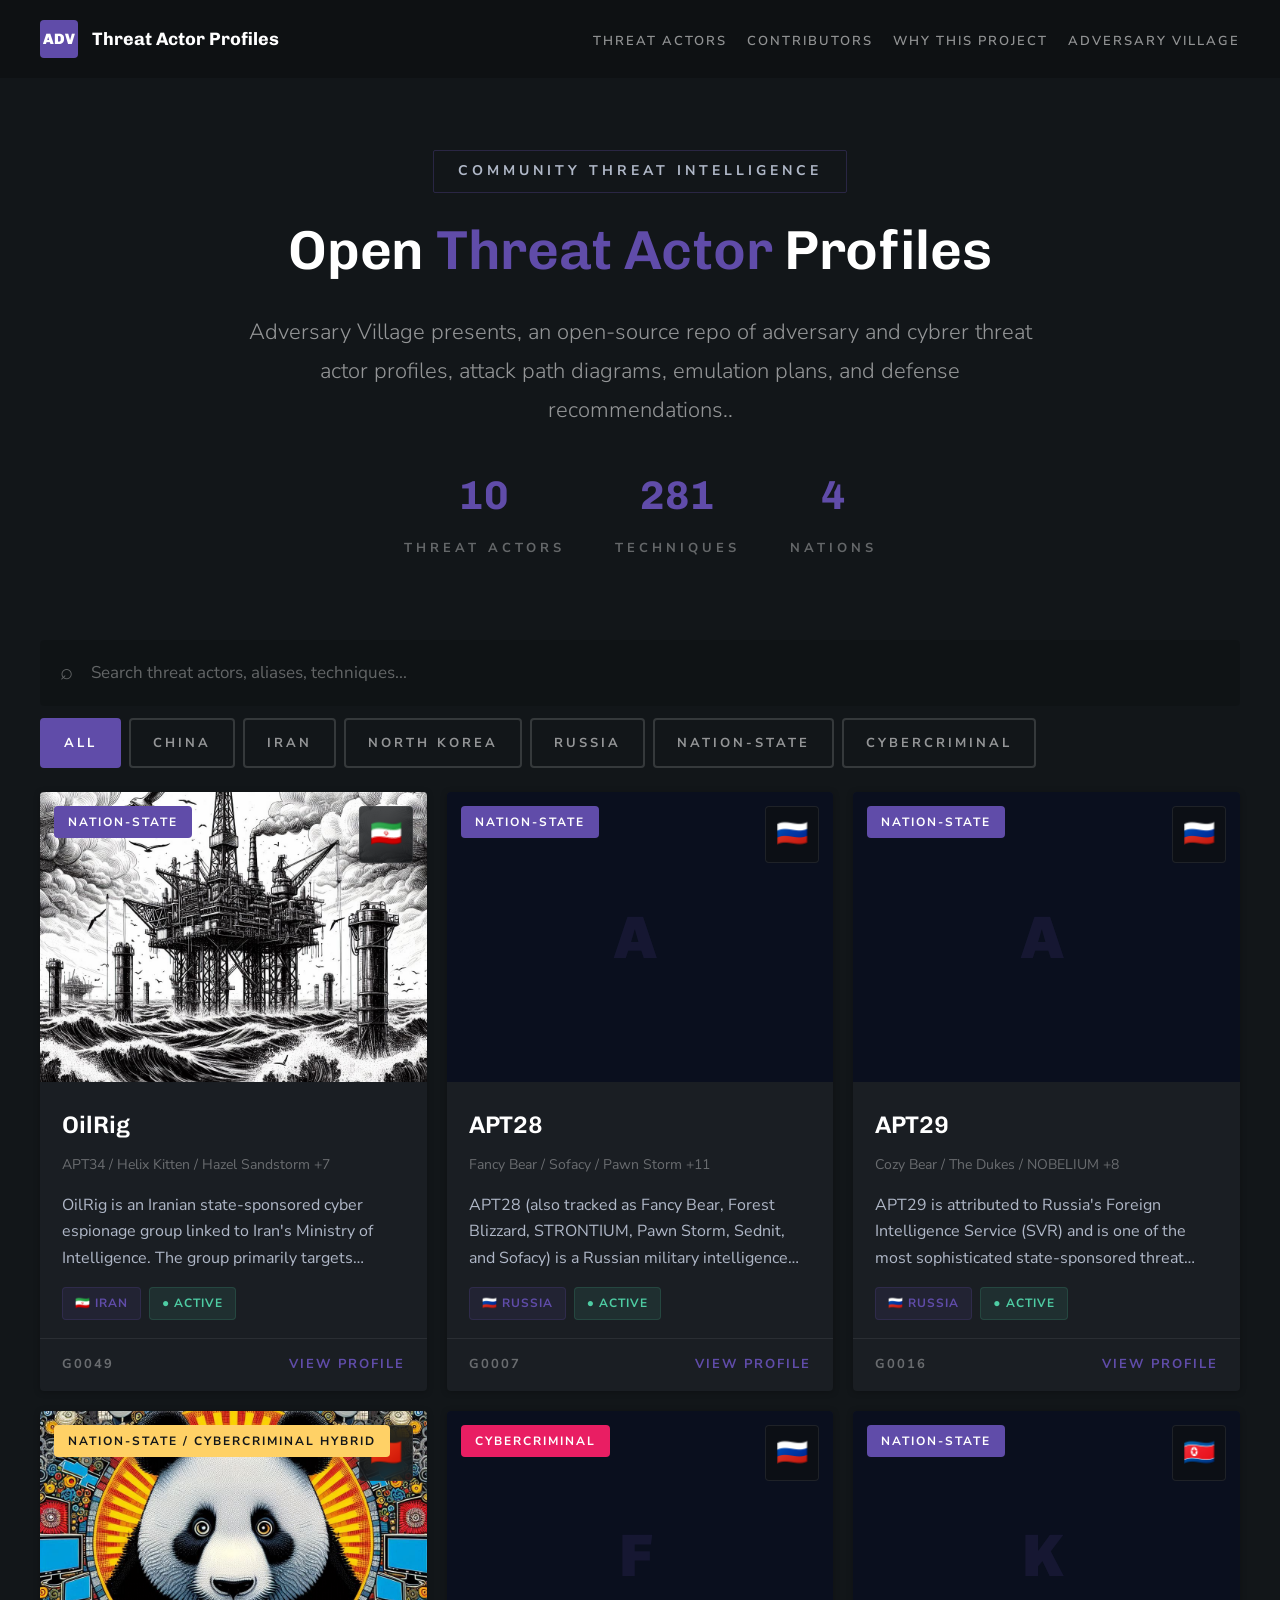
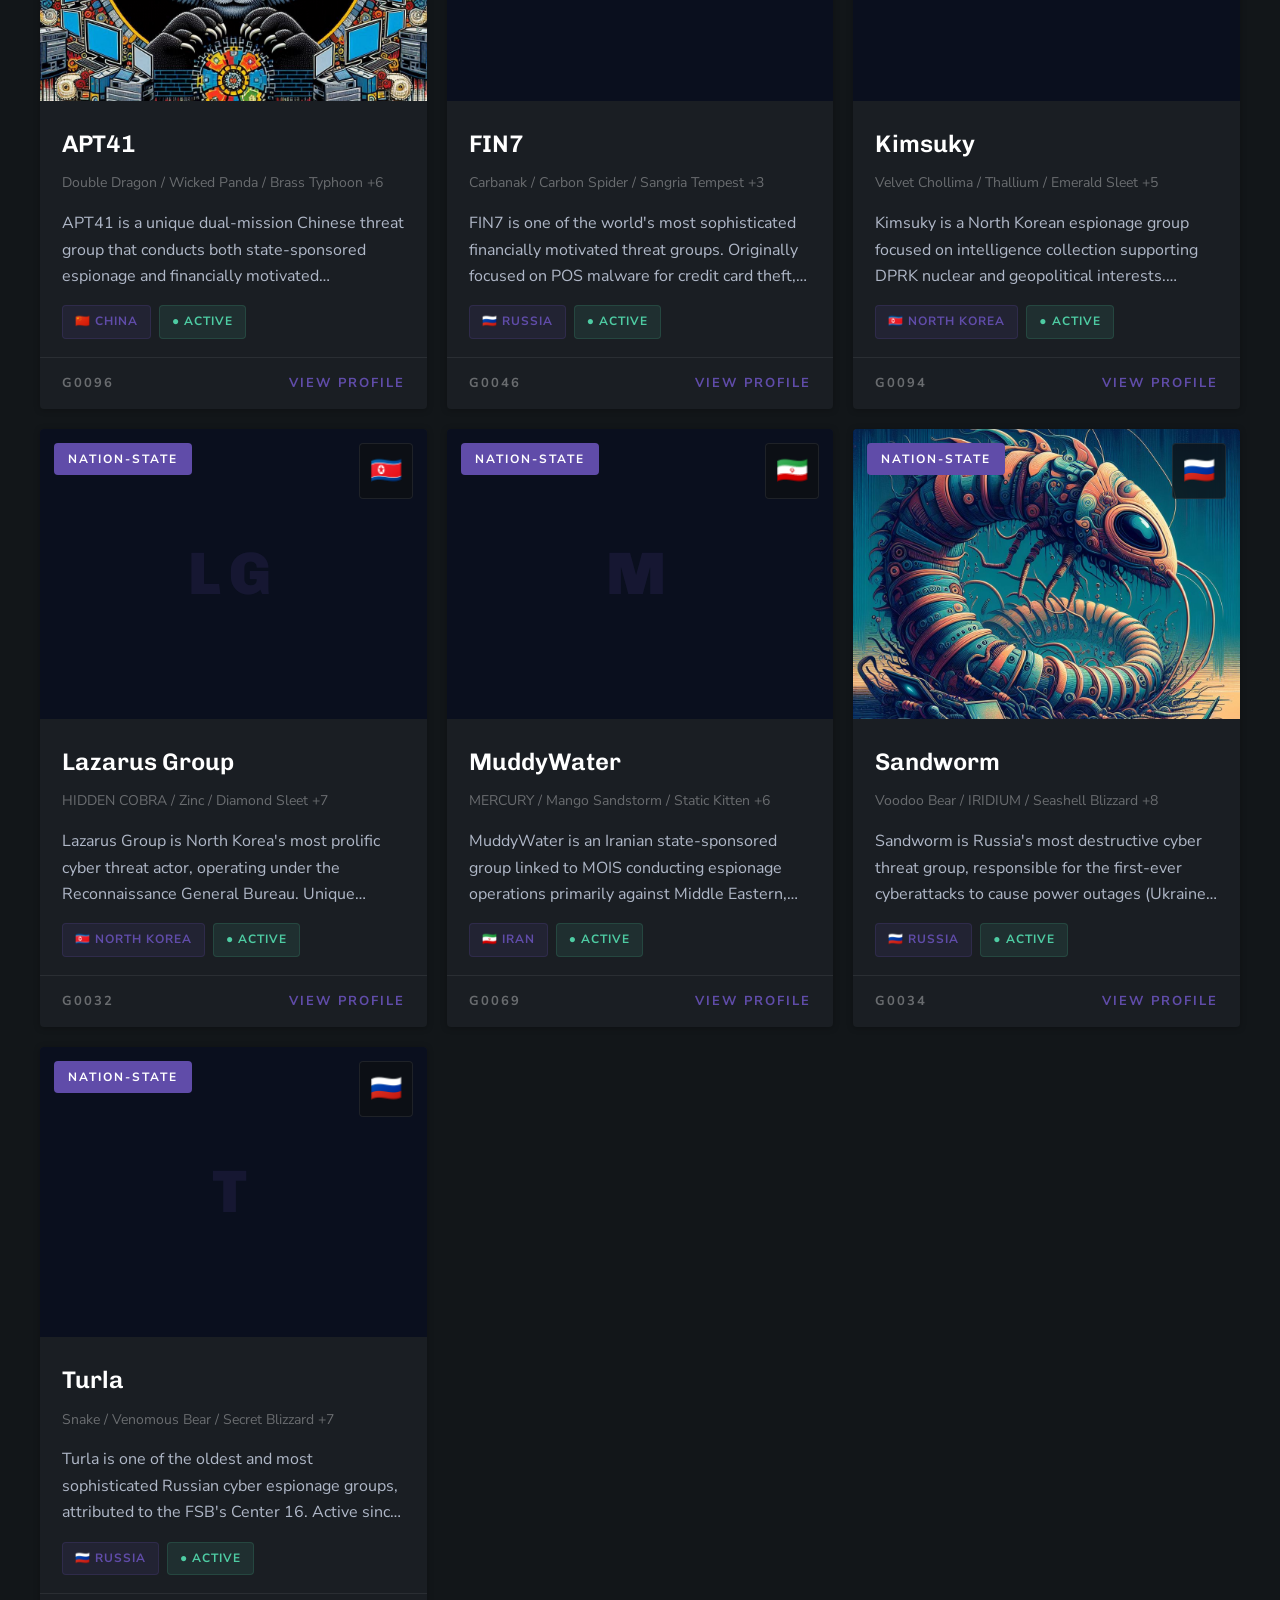
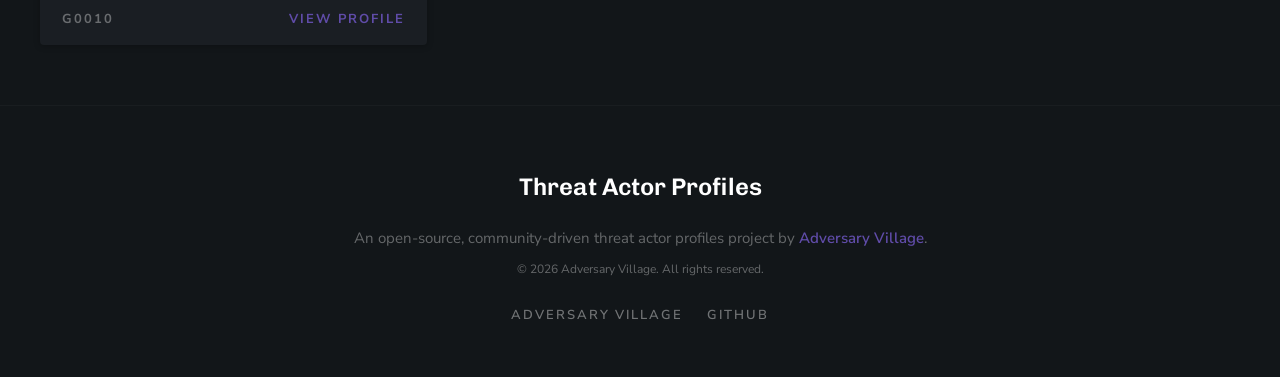
<file: index.html>
<!DOCTYPE html>
<html lang="en">
<head><meta charset="UTF-8"><meta name="viewport" content="width=device-width,initial-scale=1.0"><title>Threat Actor Profiles | Threat Actor Profiles</title><link rel="stylesheet" href="css/style.css"><link rel="icon" type="image/svg+xml" href="data:image/svg+xml,
<svg xmlns='http://www.w3.org/2000/svg' viewBox='0 0 100 100'><text y='.9em' font-size='90'>☠️</text>
</svg>">
</head>
<body>
<nav class="nav-bar"><a href="index.html" class="nav-brand"><div class="nav-brand-icon">ADV</div><div class="nav-brand-text">Threat Actor Profiles</div></a><ul class="nav-links"><li><a href="/">Threat Actors</a></li><li><a href="contributors/">Contributors</a></li><li><a href="why/">Why This Project</a></li><li><a href="https://adversaryvillage.org" target="_blank">Adversary Village</a></li>
</ul>
</nav>
<section class="hero">
<div class="hero-grid"></div>
<div class="hero-label">Community Threat Intelligence</div>
<h1>Open <span class="highlight">Threat Actor</span> Profiles</h1><p class="hero-subtitle">Adversary Village presents, an open-source repo of adversary and cybrer threat actor profiles, attack path diagrams, emulation plans, and defense recommendations..</p>
<div class="hero-stats">
<div class="hero-stat">
<div class="hero-stat-value">10</div>
<div class="hero-stat-label">Threat Actors</div></div>
<div class="hero-stat">
<div class="hero-stat-value">281</div>
<div class="hero-stat-label">Techniques</div></div>
<div class="hero-stat">
<div class="hero-stat-value">4</div>
<div class="hero-stat-label">Nations</div></div></div>
</section>
<div class="filter-bar"><div class="search-box"><input type="text" id="actor-search" placeholder="Search threat actors, aliases, techniques..."></div><div class="filter-pills"><button class="filter-pill active" data-filter="all">All</button><button class="filter-pill" data-filter="china" data-filter-type="country">China</button>
<button class="filter-pill" data-filter="iran" data-filter-type="country">Iran</button>
<button class="filter-pill" data-filter="north korea" data-filter-type="country">North Korea</button>
<button class="filter-pill" data-filter="russia" data-filter-type="country">Russia</button><button class="filter-pill" data-filter="nation-state" data-filter-type="type">Nation-State</button><button class="filter-pill" data-filter="criminal" data-filter-type="type">Cybercriminal</button></div></div>
<section class="cards-section">
<div class="cards-grid">
    <a href="oilrig/" class="actor-card" data-search="oilrig apt34 helix kitten hazel sandstorm europium crambus cobalt gypsy irn2 itg13 scarred manticore greenbug iran nation-state oilrig is an iranian state-sponsored cyber espionage group linked to iran&#x27;s ministry of intelligence. the group primarily targets organizations in the middle east with a focus on government, energy, chemical, and telecommunications sectors. known for sophisticated spearphishing campaigns, custom dns tunneling implants, and exploitation of trust relationships. oilrig frequently operates alongside other iranian groups and shares infrastructure." data-country="iran" data-type="nation-state"><div class="card-image"><img src="images/actors/oilrig.jpeg" alt="Oilrig" style="width:100%;height:100%;object-fit:cover;display:block"><span class="card-country-badge">🇮🇷</span><span class="card-type-badge badge-nation">Nation-State</span></div><div class="card-body"><div class="card-name">OilRig</div><div class="card-aliases">APT34 / Helix Kitten / Hazel Sandstorm +7</div><div class="card-description">OilRig is an Iranian state-sponsored cyber espionage group linked to Iran&#x27;s Ministry of Intelligence. The group primarily targets organizations in the Middle East with a focus on government, energy, chemical, and telecommunications sectors. Known for sophisticated spearphishing campaigns, custom DNS tunneling implants, and exploitation of trust relationships. OilRig frequently operates alongside other Iranian groups and shares infrastructure.</div><div class="card-meta"><span class="card-tag tag-country">🇮🇷 Iran</span><span class="card-tag tag-active">● Active</span></div></div><div class="card-footer"><span class="card-mitre-id">G0049</span><span class="card-arrow">View Profile</span></div></a>
    <a href="apt28/" class="actor-card" data-search="apt28 fancy bear sofacy pawn storm sednit strontium forest blizzard itg05 blue athena ta422 fighting ursa tsar team group 74 frozenlake gruesomelarch russia nation-state apt28 (also tracked as fancy bear, forest blizzard, strontium, pawn storm, sednit, and sofacy) is a russian military intelligence (gru) cyber espionage group attributed to unit 26165 of the 85th main special service center (gtsss). active since at least 2004, apt28 conducts intelligence collection aligned with russian military and geopolitical objectives. the group is known for sophisticated spearphishing campaigns, zero-day exploitation, and credential harvesting operations targeting government, military, defense, political organizations, media, and anti-doping agencies across nato member states and former soviet countries. apt28 gained widespread public attention for its role in the 2016 us presidential election interference, including the dnc breach and subsequent hack-and-leak operations. in recent years, the group has expanded targeting to western logistics and technology companies supporting ukraine, as documented in the may 2025 joint advisory (cisa aa25-141a). the group demonstrates sustained evolution in tradecraft, including the development of custom exploit tools (gooseegg), novel access techniques (nearest neighbor wi-fi attack), and webmail exploitation campaigns (operation roundpress)." data-country="russia" data-type="nation-state"><div class="card-image"><div style="width:100%;height:100%;background:#0a0f1e;display:flex;align-items:center;justify-content:center"><div style="font:900 6rem Chivo;color:rgba(96,76,169,0.15);letter-spacing:8px">A</div></div><span class="card-country-badge">🇷🇺</span><span class="card-type-badge badge-nation">Nation-State</span></div><div class="card-body"><div class="card-name">APT28</div><div class="card-aliases">Fancy Bear / Sofacy / Pawn Storm +11</div><div class="card-description">APT28 (also tracked as Fancy Bear, Forest Blizzard, STRONTIUM, Pawn Storm, Sednit, and Sofacy) is a Russian military intelligence (GRU) cyber espionage group attributed to Unit 26165 of the 85th Main Special Service Center (GTsSS). Active since at least 2004, APT28 conducts intelligence collection aligned with Russian military and geopolitical objectives. The group is known for sophisticated spearphishing campaigns, zero-day exploitation, and credential harvesting operations targeting government, military, defense, political organizations, media, and anti-doping agencies across NATO member states and former Soviet countries. APT28 gained widespread public attention for its role in the 2016 US presidential election interference, including the DNC breach and subsequent hack-and-leak operations. In recent years, the group has expanded targeting to Western logistics and technology companies supporting Ukraine, as documented in the May 2025 joint advisory (CISA AA25-141A). The group demonstrates sustained evolution in tradecraft, including the development of custom exploit tools (GooseEgg), novel access techniques (Nearest Neighbor Wi-Fi attack), and webmail exploitation campaigns (Operation RoundPress).</div><div class="card-meta"><span class="card-tag tag-country">🇷🇺 Russia</span><span class="card-tag tag-active">● Active</span></div></div><div class="card-footer"><span class="card-mitre-id">G0007</span><span class="card-arrow">View Profile</span></div></a>
<a href="apt29/" class="actor-card" data-search="apt29 cozy bear the dukes nobelium midnight blizzard cozyduke dark halo stellarparticle unc2452 blue kitsune iron hemlock grizzly steppe russia nation-state apt29 is attributed to russia&#x27;s foreign intelligence service (svr) and is one of the most sophisticated state-sponsored threat groups in operation. known for supply chain attacks like solarwinds and persistent espionage campaigns targeting government agencies, diplomatic entities, and technology companies across nato countries. apt29 is characterized by its exceptional operational security, use of novel malware, and ability to maintain long-term access." data-country="russia" data-type="nation-state"><div class="card-image"><div style="width:100%;height:100%;background:#0a0f1e;display:flex;align-items:center;justify-content:center"><div style="font:900 6rem Chivo;color:rgba(96,76,169,0.15);letter-spacing:8px">A</div></div><span class="card-country-badge">🇷🇺</span><span class="card-type-badge badge-nation">Nation-State</span></div><div class="card-body"><div class="card-name">APT29</div><div class="card-aliases">Cozy Bear / The Dukes / NOBELIUM +8</div><div class="card-description">APT29 is attributed to Russia&#x27;s Foreign Intelligence Service (SVR) and is one of the most sophisticated state-sponsored threat groups in operation. Known for supply chain attacks like SolarWinds and persistent espionage campaigns targeting government agencies, diplomatic entities, and technology companies across NATO countries. APT29 is characterized by its exceptional operational security, use of novel malware, and ability to maintain long-term access.</div><div class="card-meta"><span class="card-tag tag-country">🇷🇺 Russia</span><span class="card-tag tag-active">● Active</span></div></div><div class="card-footer"><span class="card-mitre-id">G0016</span><span class="card-arrow">View Profile</span></div></a>
<a href="apt41/" class="actor-card" data-search="apt41 double dragon wicked panda brass typhoon barium winnti lead tg-2633 redgolf earth baku china nation-state / cybercriminal hybrid apt41 is a unique dual-mission chinese threat group that conducts both state-sponsored espionage and financially motivated cybercrime. attributed to contractors working with china&#x27;s mss, the group has targeted healthcare, telecoms, technology, and video game companies. several members were indicted by the us doj in 2020. known for supply chain attacks, exploitation of zero-day vulnerabilities, and large-scale data theft operations." data-country="china" data-type="nation-state / cybercriminal hybrid"><div class="card-image"><img src="images/actors/apt41.jpeg" alt="Apt41" style="width:100%;height:100%;object-fit:cover;display:block"><span class="card-country-badge">🇨🇳</span><span class="card-type-badge badge-hybrid">Nation-State / Cybercriminal Hybrid</span></div><div class="card-body"><div class="card-name">APT41</div><div class="card-aliases">Double Dragon / Wicked Panda / Brass Typhoon +6</div><div class="card-description">APT41 is a unique dual-mission Chinese threat group that conducts both state-sponsored espionage and financially motivated cybercrime. Attributed to contractors working with China&#x27;s MSS, the group has targeted healthcare, telecoms, technology, and video game companies. Several members were indicted by the US DOJ in 2020. Known for supply chain attacks, exploitation of zero-day vulnerabilities, and large-scale data theft operations.</div><div class="card-meta"><span class="card-tag tag-country">🇨🇳 China</span><span class="card-tag tag-active">● Active</span></div></div><div class="card-footer"><span class="card-mitre-id">G0096</span><span class="card-arrow">View Profile</span></div></a>
<a href="fin7/" class="actor-card" data-search="fin7 carbanak carbon spider sangria tempest elbrus itg14 navigator group russia cybercriminal fin7 is one of the world&#x27;s most sophisticated financially motivated threat groups. originally focused on pos malware for credit card theft, the group evolved into ransomware operations. notable for operating a fake security company &#x27;combi security&#x27; to recruit unwitting developers. multiple members have been arrested, including alleged leader andrii kolpakov, but the group continues operations with new ttps." data-country="russia" data-type="cybercriminal"><div class="card-image"><div style="width:100%;height:100%;background:#0a0f1e;display:flex;align-items:center;justify-content:center"><div style="font:900 6rem Chivo;color:rgba(96,76,169,0.15);letter-spacing:8px">F</div></div><span class="card-country-badge">🇷🇺</span><span class="card-type-badge badge-criminal">Cybercriminal</span></div><div class="card-body"><div class="card-name">FIN7</div><div class="card-aliases">Carbanak / Carbon Spider / Sangria Tempest +3</div><div class="card-description">FIN7 is one of the world&#x27;s most sophisticated financially motivated threat groups. Originally focused on POS malware for credit card theft, the group evolved into ransomware operations. Notable for operating a fake security company &#x27;Combi Security&#x27; to recruit unwitting developers. Multiple members have been arrested, including alleged leader Andrii Kolpakov, but the group continues operations with new TTPs.</div><div class="card-meta"><span class="card-tag tag-country">🇷🇺 Russia</span><span class="card-tag tag-active">● Active</span></div></div><div class="card-footer"><span class="card-mitre-id">G0046</span><span class="card-arrow">View Profile</span></div></a>
<a href="kimsuky/" class="actor-card" data-search="kimsuky velvet chollima thallium emerald sleet black banshee apt43 ta406 sparkling pisces archipelago north korea nation-state kimsuky is a north korean espionage group focused on intelligence collection supporting dprk nuclear and geopolitical interests. specializes in highly targeted social engineering against think tanks, academics, diplomats, and journalists covering korean peninsula affairs. known for extensive use of credential phishing, reconnaissance operations, and deploying custom malware for long-term intelligence gathering." data-country="north korea" data-type="nation-state"><div class="card-image"><div style="width:100%;height:100%;background:#0a0f1e;display:flex;align-items:center;justify-content:center"><div style="font:900 6rem Chivo;color:rgba(96,76,169,0.15);letter-spacing:8px">K</div></div><span class="card-country-badge">🇰🇵</span><span class="card-type-badge badge-nation">Nation-State</span></div><div class="card-body"><div class="card-name">Kimsuky</div><div class="card-aliases">Velvet Chollima / Thallium / Emerald Sleet +5</div><div class="card-description">Kimsuky is a North Korean espionage group focused on intelligence collection supporting DPRK nuclear and geopolitical interests. Specializes in highly targeted social engineering against think tanks, academics, diplomats, and journalists covering Korean Peninsula affairs. Known for extensive use of credential phishing, reconnaissance operations, and deploying custom malware for long-term intelligence gathering.</div><div class="card-meta"><span class="card-tag tag-country">🇰🇵 North Korea</span><span class="card-tag tag-active">● Active</span></div></div><div class="card-footer"><span class="card-mitre-id">G0094</span><span class="card-arrow">View Profile</span></div></a>
<a href="lazarus/" class="actor-card" data-search="lazarus group hidden cobra zinc diamond sleet labyrinth chollima apt38 bluenoroff andariel bureau 121 guardians of peace whois hacking team north korea nation-state lazarus group is north korea&#x27;s most prolific cyber threat actor, operating under the reconnaissance general bureau. unique among nation-state groups for combining espionage with large-scale financial theft to fund the dprk regime. responsible for the 2014 sony pictures attack, the $81m bangladesh bank heist, the wannacry ransomware pandemic, and billions in cryptocurrency theft. sub-groups include bluenoroff (financial) and andariel (espionage)." data-country="north korea" data-type="nation-state"><div class="card-image"><div style="width:100%;height:100%;background:#0a0f1e;display:flex;align-items:center;justify-content:center"><div style="font:900 6rem Chivo;color:rgba(96,76,169,0.15);letter-spacing:8px">LG</div></div><span class="card-country-badge">🇰🇵</span><span class="card-type-badge badge-nation">Nation-State</span></div><div class="card-body"><div class="card-name">Lazarus Group</div><div class="card-aliases">HIDDEN COBRA / Zinc / Diamond Sleet +7</div><div class="card-description">Lazarus Group is North Korea&#x27;s most prolific cyber threat actor, operating under the Reconnaissance General Bureau. Unique among nation-state groups for combining espionage with large-scale financial theft to fund the DPRK regime. Responsible for the 2014 Sony Pictures attack, the $81M Bangladesh Bank heist, the WannaCry ransomware pandemic, and billions in cryptocurrency theft. Sub-groups include BlueNoroff (financial) and Andariel (espionage).</div><div class="card-meta"><span class="card-tag tag-country">🇰🇵 North Korea</span><span class="card-tag tag-active">● Active</span></div></div><div class="card-footer"><span class="card-mitre-id">G0032</span><span class="card-arrow">View Profile</span></div></a>
<a href="muddywater/" class="actor-card" data-search="muddywater mercury mango sandstorm static kitten seedworm temp.zagros ta450 earth vetala atk51 yellow nix iran nation-state muddywater is an iranian state-sponsored group linked to mois conducting espionage operations primarily against middle eastern, central asian, and western government and telecommunications organizations. known for heavy use of legitimate tools like atera, screenconnect, and simplehelp for remote access, making detection difficult. the group frequently uses living-off-the-land techniques and spearphishing with macro-enabled documents." data-country="iran" data-type="nation-state"><div class="card-image"><div style="width:100%;height:100%;background:#0a0f1e;display:flex;align-items:center;justify-content:center"><div style="font:900 6rem Chivo;color:rgba(96,76,169,0.15);letter-spacing:8px">M</div></div><span class="card-country-badge">🇮🇷</span><span class="card-type-badge badge-nation">Nation-State</span></div><div class="card-body"><div class="card-name">MuddyWater</div><div class="card-aliases">MERCURY / Mango Sandstorm / Static Kitten +6</div><div class="card-description">MuddyWater is an Iranian state-sponsored group linked to MOIS conducting espionage operations primarily against Middle Eastern, Central Asian, and Western government and telecommunications organizations. Known for heavy use of legitimate tools like Atera, ScreenConnect, and SimpleHelp for remote access, making detection difficult. The group frequently uses living-off-the-land techniques and spearphishing with macro-enabled documents.</div><div class="card-meta"><span class="card-tag tag-country">🇮🇷 Iran</span><span class="card-tag tag-active">● Active</span></div></div><div class="card-footer"><span class="card-mitre-id">G0069</span><span class="card-arrow">View Profile</span></div></a>

<a href="sandworm/" class="actor-card" data-search="sandworm voodoo bear iridium seashell blizzard telebots iron viking blackenergy group quedagh electrum dev-0586 apt44 frozenbarents russia nation-state sandworm is russia&#x27;s most destructive cyber threat group, responsible for the first-ever cyberattacks to cause power outages (ukraine 2015/2016), the notpetya attack causing $10b+ in global damages, and olympic destroyer. attributed to gru unit 74455, the group specializes in destructive operations against critical infrastructure, with a focus on ukraine. six gru officers were indicted by the us doj in 2020." data-country="russia" data-type="nation-state"><div class="card-image">
    
<img src="images/actors/sandworm.jpeg" alt="Sandworm" style="width:100%;height:100%;object-fit:cover;display:block">
    
    <span class="card-country-badge">🇷🇺</span><span class="card-type-badge badge-nation">Nation-State</span></div><div class="card-body"><div class="card-name">Sandworm</div><div class="card-aliases">Voodoo Bear / IRIDIUM / Seashell Blizzard +8</div><div class="card-description">Sandworm is Russia&#x27;s most destructive cyber threat group, responsible for the first-ever cyberattacks to cause power outages (Ukraine 2015/2016), the NotPetya attack causing $10B+ in global damages, and Olympic Destroyer. Attributed to GRU Unit 74455, the group specializes in destructive operations against critical infrastructure, with a focus on Ukraine. Six GRU officers were indicted by the US DOJ in 2020.</div><div class="card-meta"><span class="card-tag tag-country">🇷🇺 Russia</span><span class="card-tag tag-active">● Active</span></div></div><div class="card-footer"><span class="card-mitre-id">G0034</span><span class="card-arrow">View Profile</span></div></a>
<a href="turla/" class="actor-card" data-search="turla snake venomous bear secret blizzard krypton waterbug iron hunter uroburos group 88 belugasturgeon pacifier apt russia nation-state turla is one of the oldest and most sophisticated russian cyber espionage groups, attributed to the fsb&#x27;s center 16. active since the mid-1990s, the group is known for its innovative techniques including satellite-based c2, hijacking other threat actors&#x27; infrastructure, and deploying rootkits. turla&#x27;s snake malware network was dismantled by the fbi in 2023 via operation medusa, but the group continues to develop new capabilities." data-country="russia" data-type="nation-state"><div class="card-image"><div style="width:100%;height:100%;background:#0a0f1e;display:flex;align-items:center;justify-content:center"><div style="font:900 6rem Chivo;color:rgba(96,76,169,0.15);letter-spacing:8px">T</div></div><span class="card-country-badge">🇷🇺</span><span class="card-type-badge badge-nation">Nation-State</span></div><div class="card-body"><div class="card-name">Turla</div><div class="card-aliases">Snake / Venomous Bear / Secret Blizzard +7</div><div class="card-description">Turla is one of the oldest and most sophisticated Russian cyber espionage groups, attributed to the FSB&#x27;s Center 16. Active since the mid-1990s, the group is known for its innovative techniques including satellite-based C2, hijacking other threat actors&#x27; infrastructure, and deploying rootkits. Turla&#x27;s Snake malware network was dismantled by the FBI in 2023 via Operation MEDUSA, but the group continues to develop new capabilities.</div><div class="card-meta"><span class="card-tag tag-country">🇷🇺 Russia</span><span class="card-tag tag-active">● Active</span></div></div><div class="card-footer"><span class="card-mitre-id">G0010</span><span class="card-arrow">View Profile</span></div></a></div>
</section>

<footer class="site-footer"><div class="footer-inner"><div class="footer-brand">Threat Actor Profiles</div><div class="footer-text">An open-source, community-driven threat actor profiles project by <a href="https://adversaryvillage.org" target="_blank" style="color:#604ca9;text-decoration:none;font-weight:600">Adversary Village</a>.</div><div style="color:var(--td);font-size:1.2rem;margin-top:.8rem">&copy; 2026 Adversary Village. All rights reserved.</div><ul class="footer-links"><li><a href="https://adversaryvillage.org" target="_blank">Adversary Village</a></li><li><a href="https://github.com/adversaryvillage/threat-actor-profiles" target="_blank">GitHub</a></li>
</ul></div>
</footer>
<script src="js/main.js">
</script>
</body>
</html>
</file>
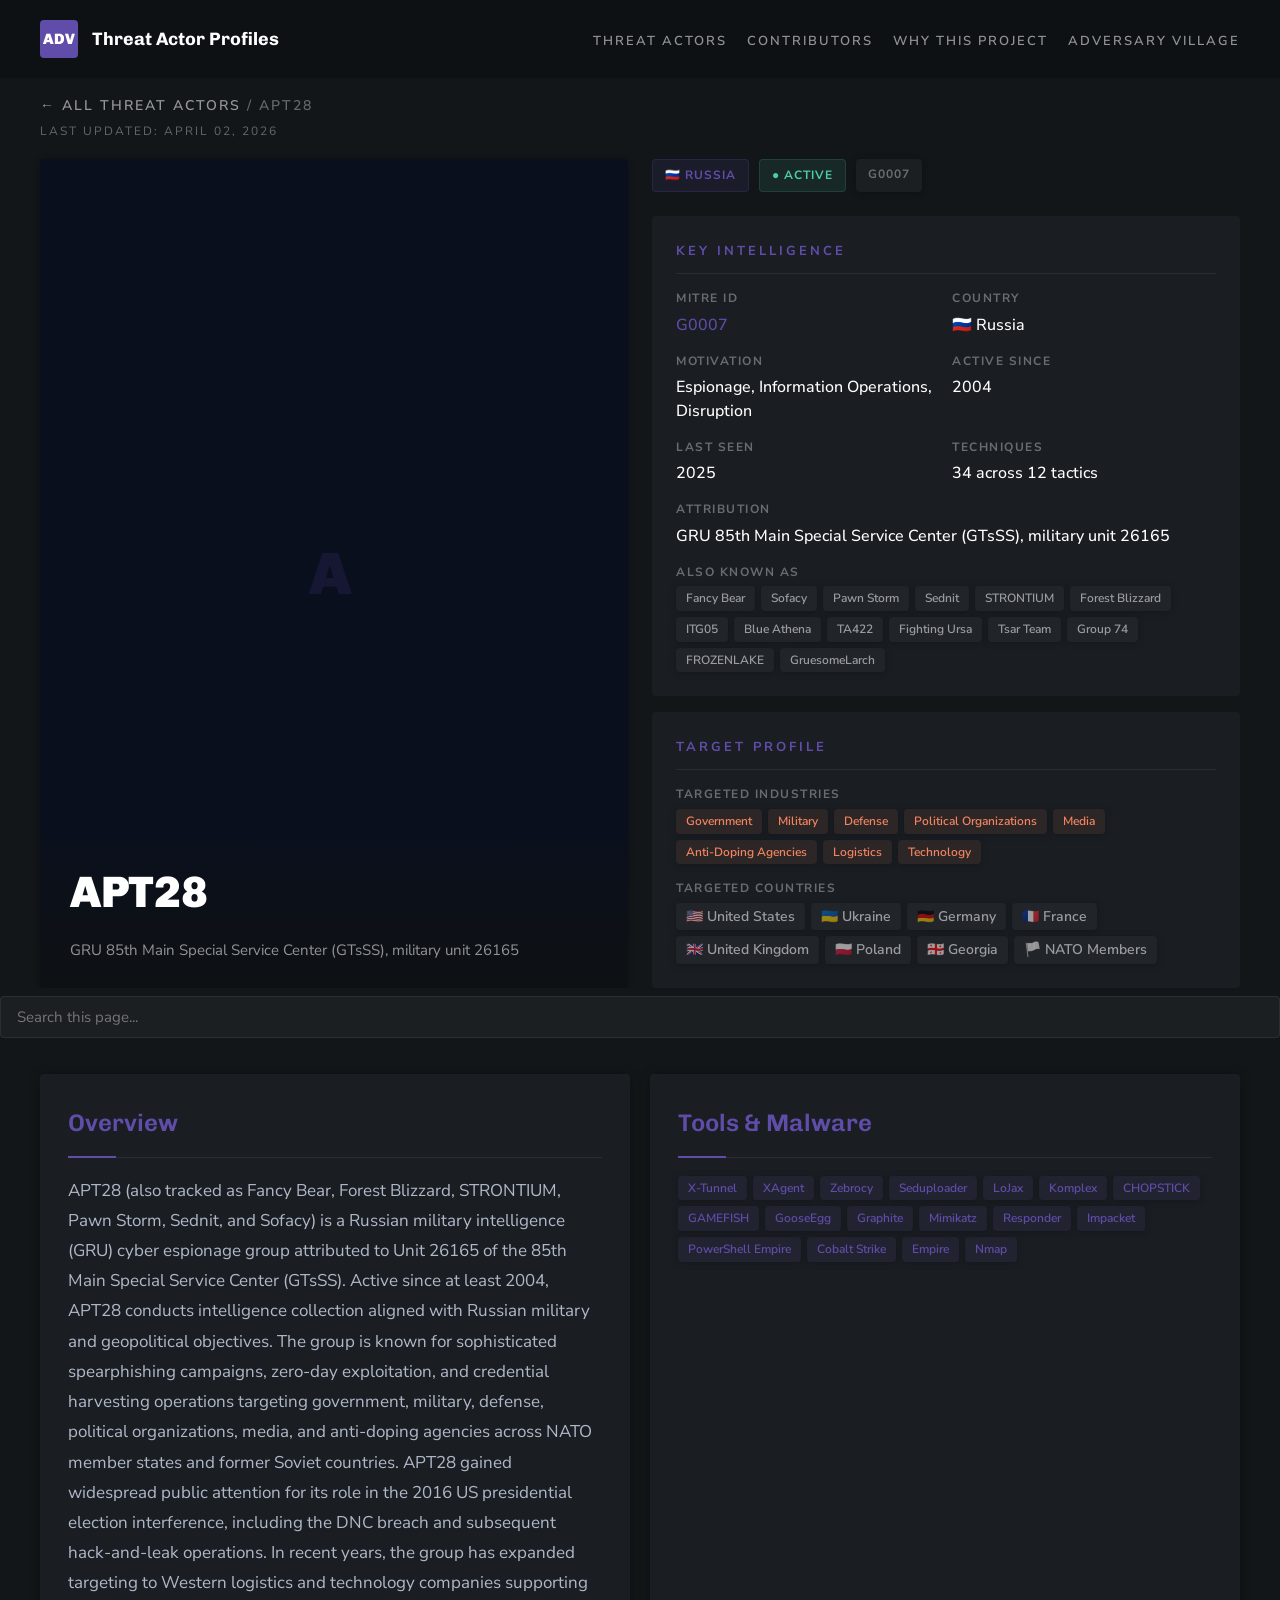
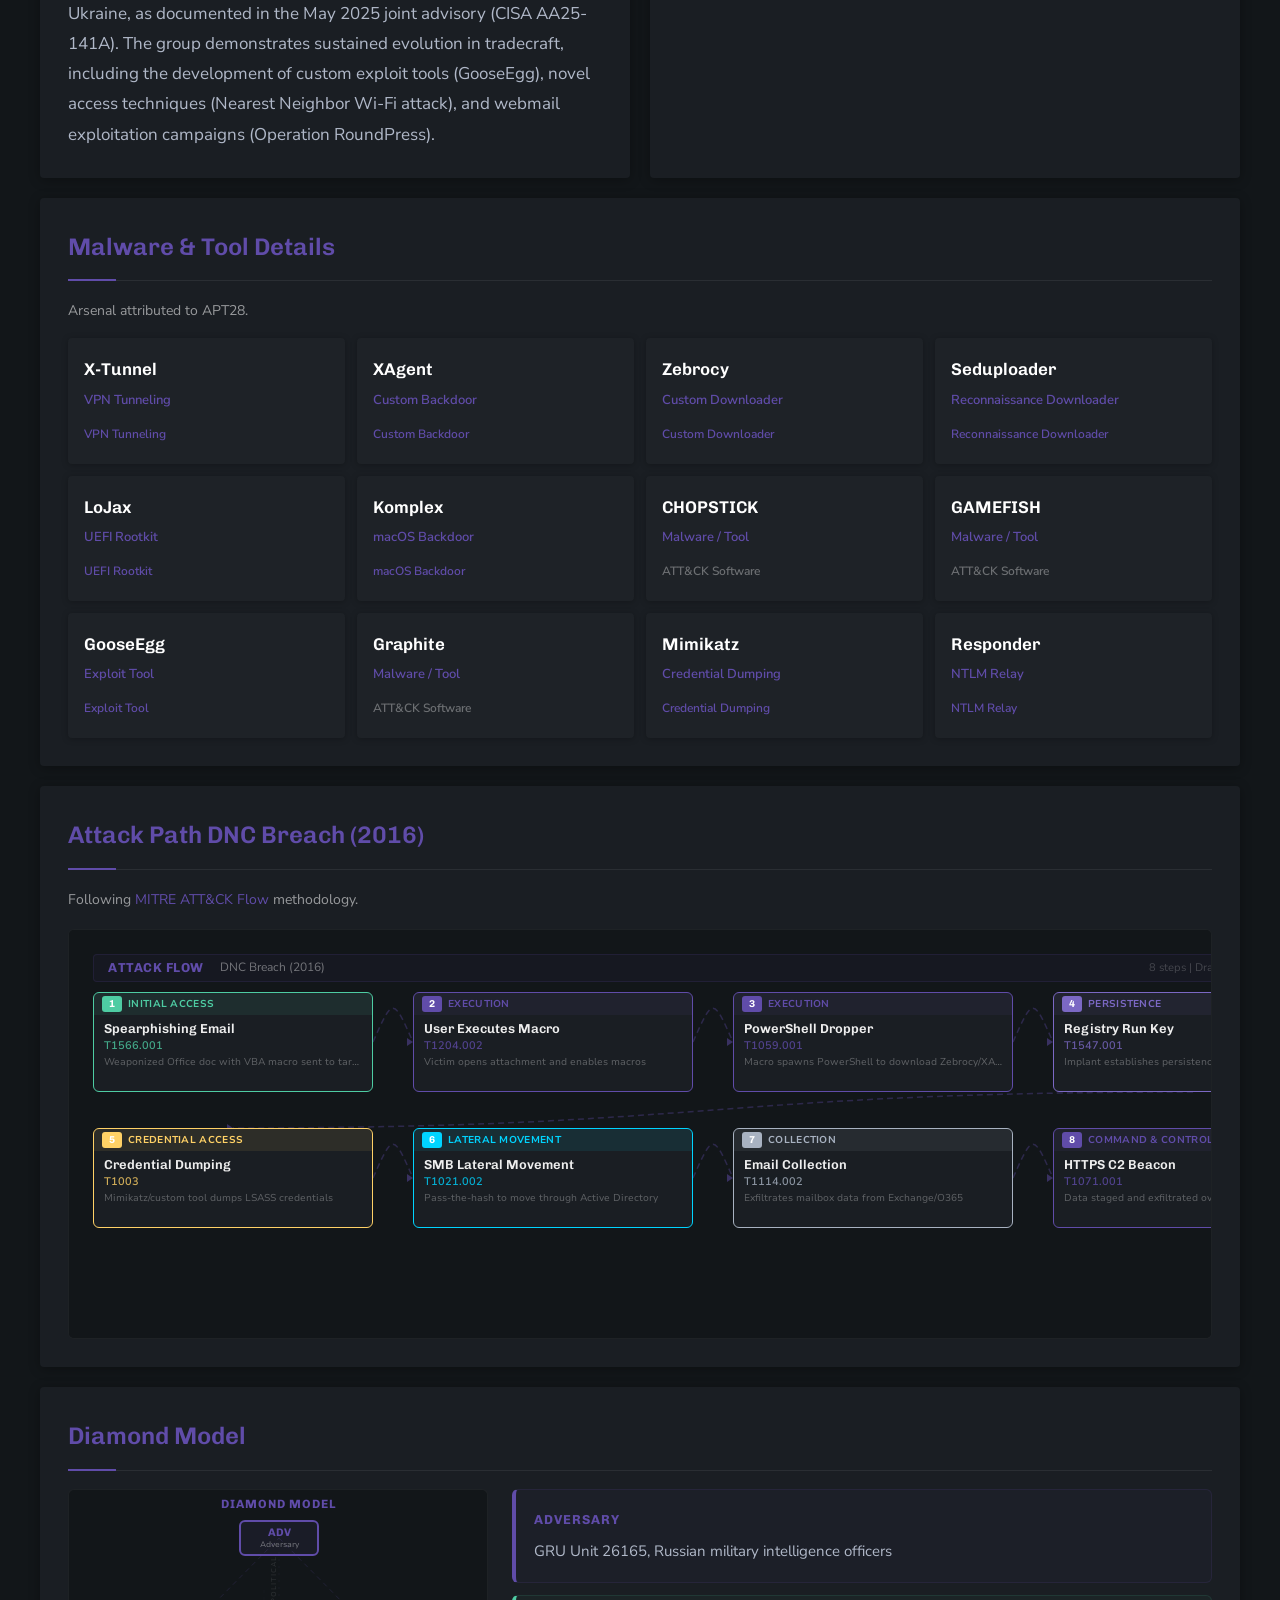
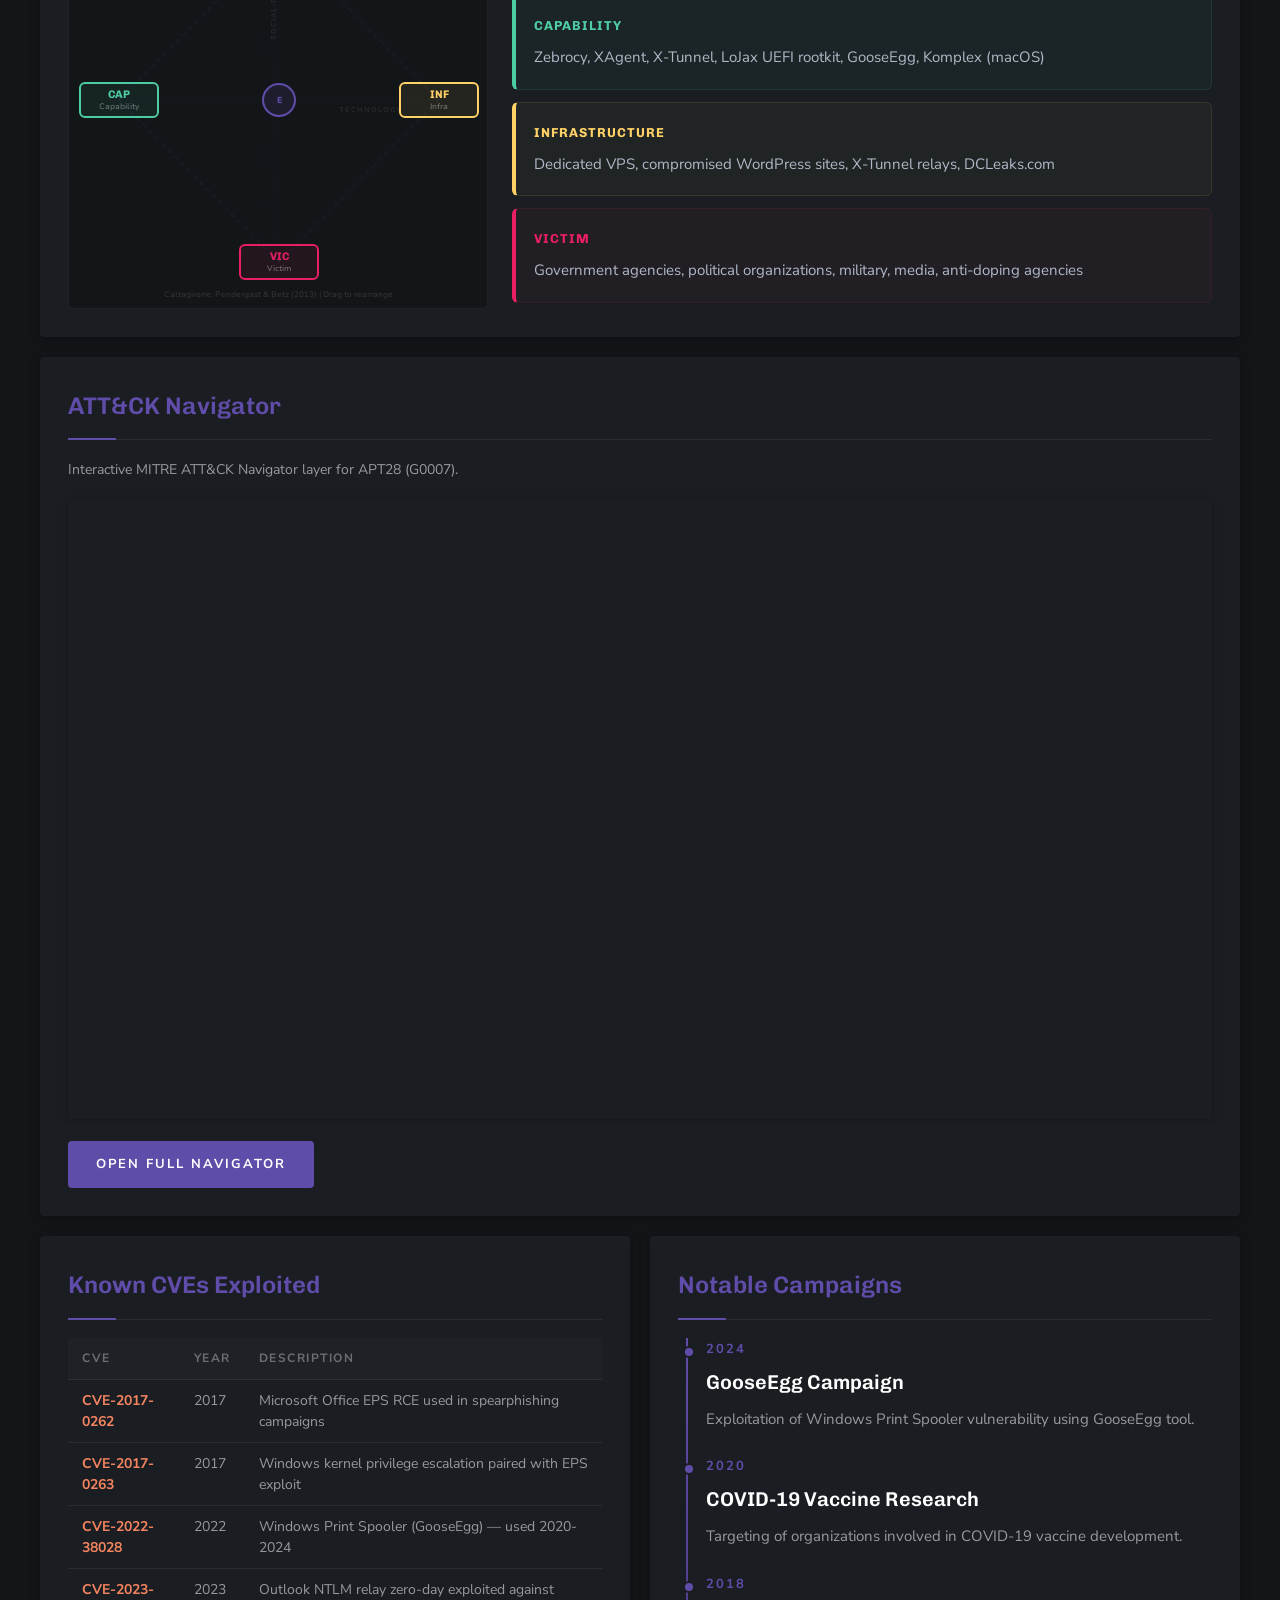
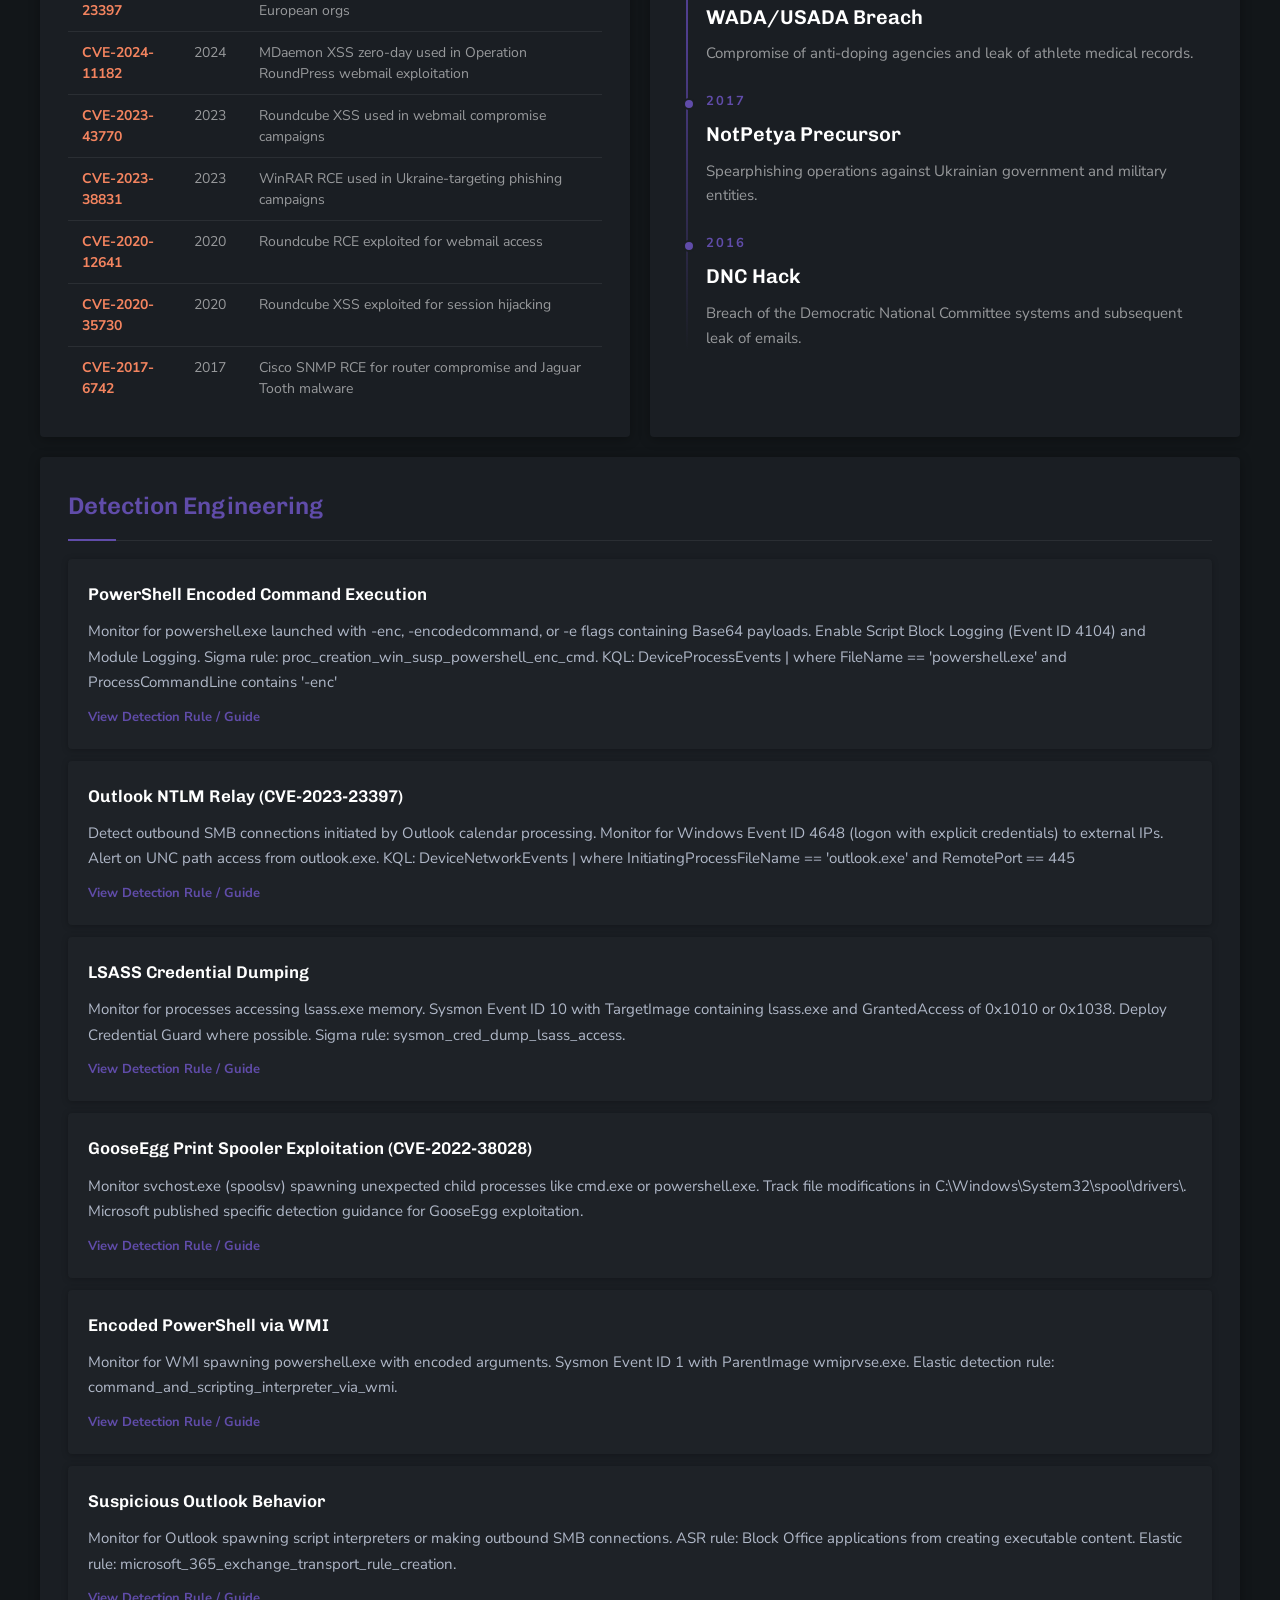
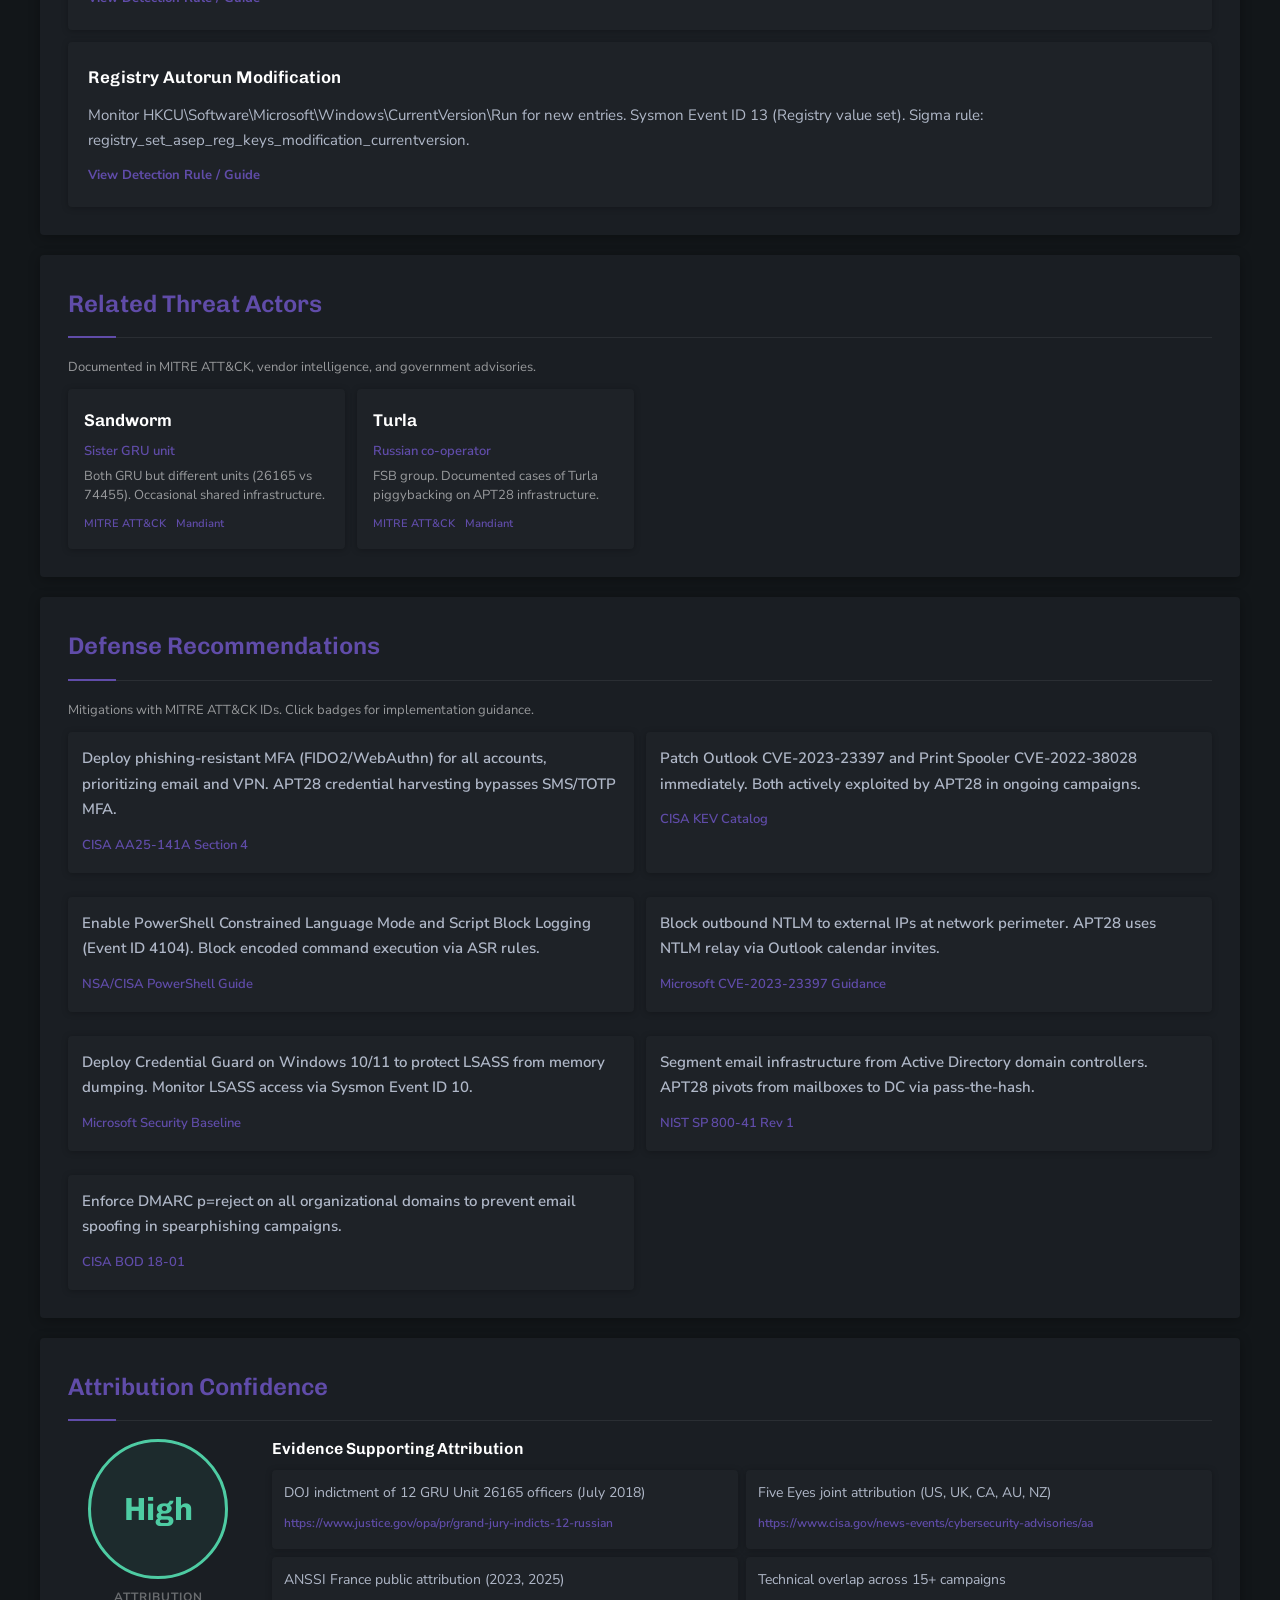
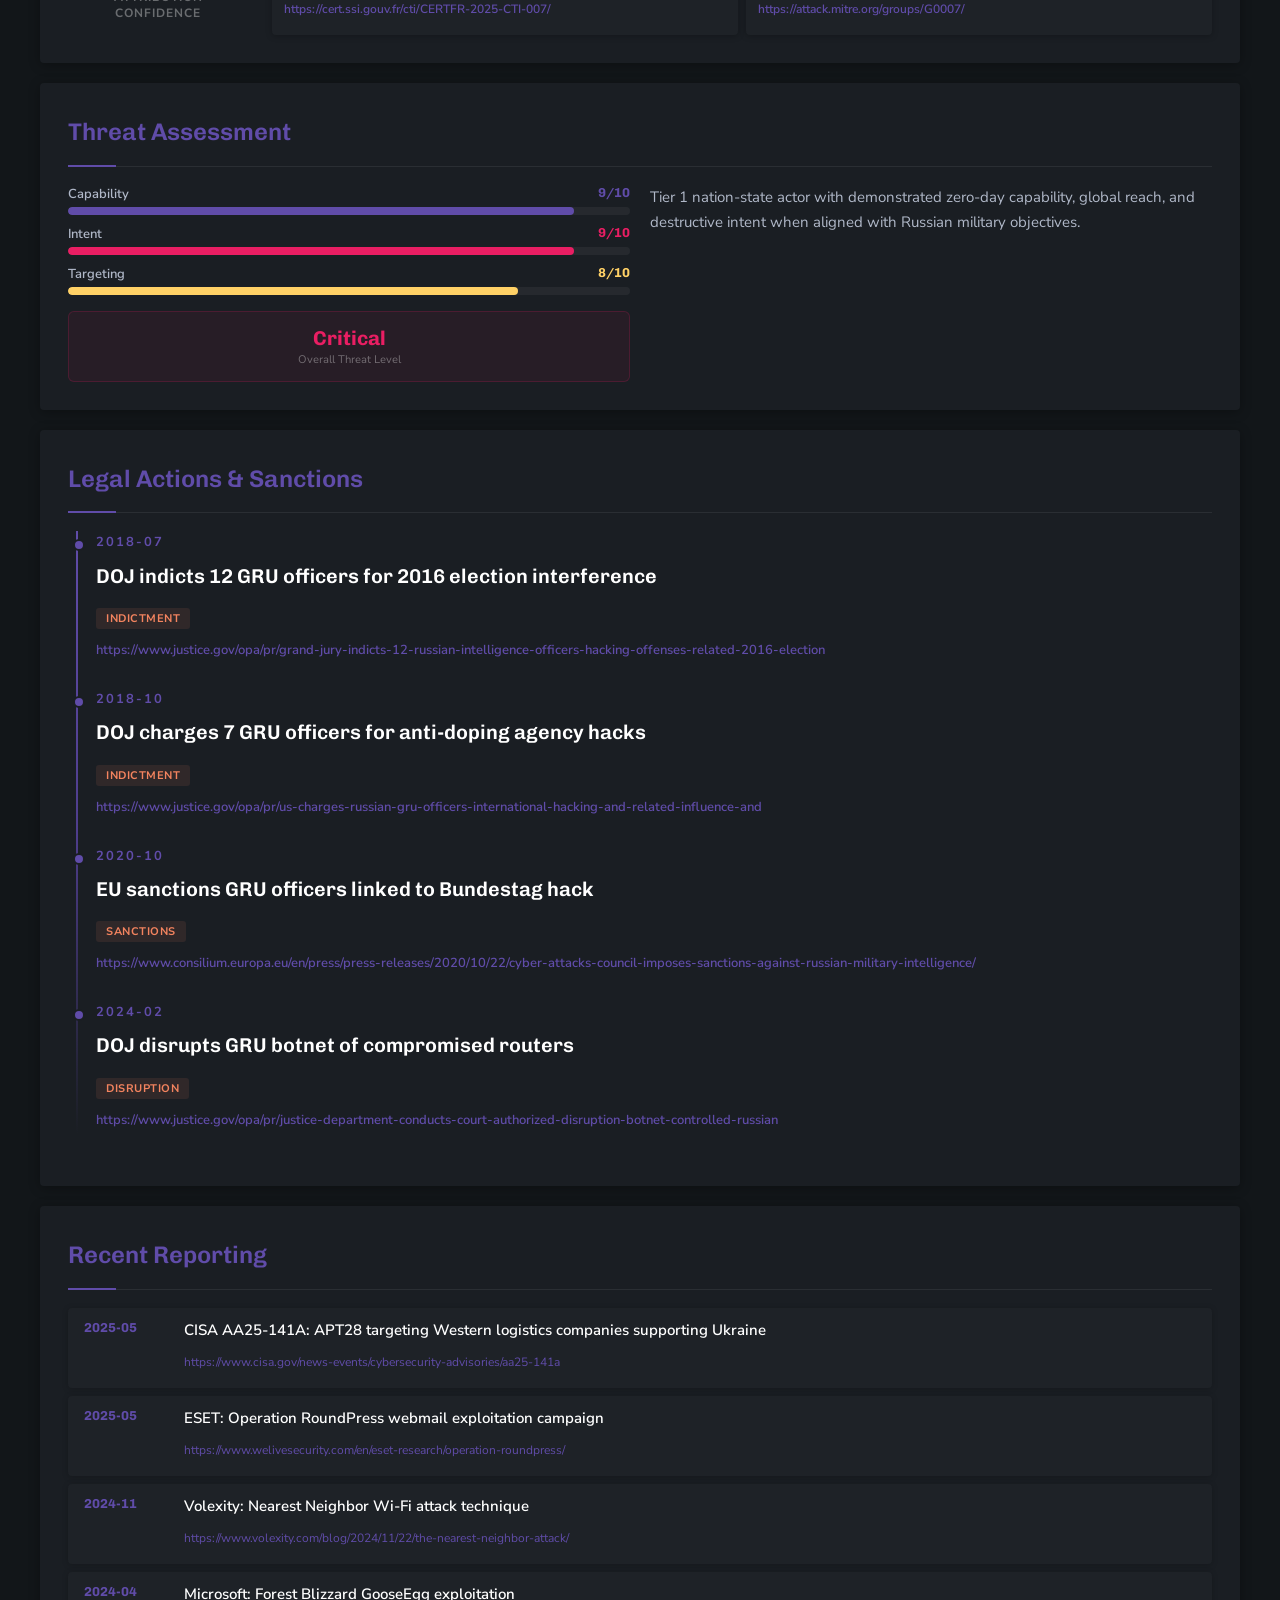
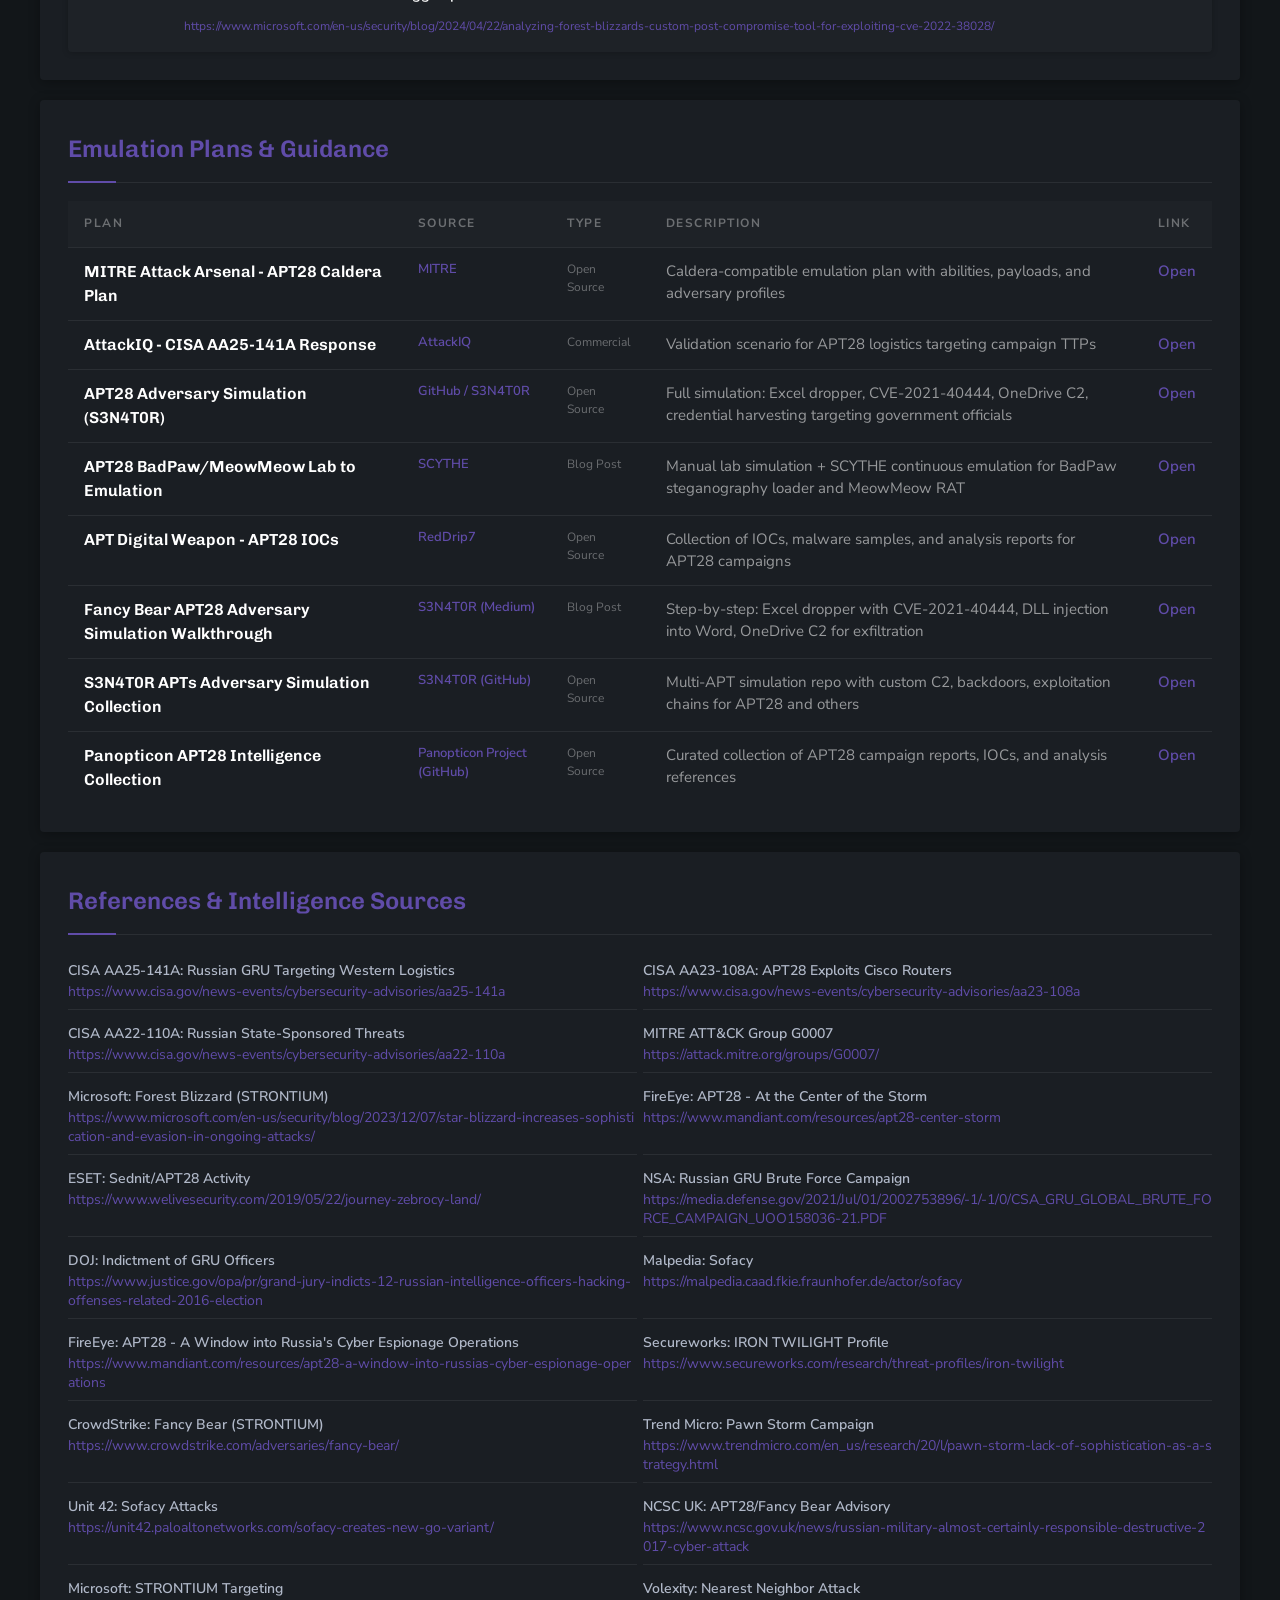
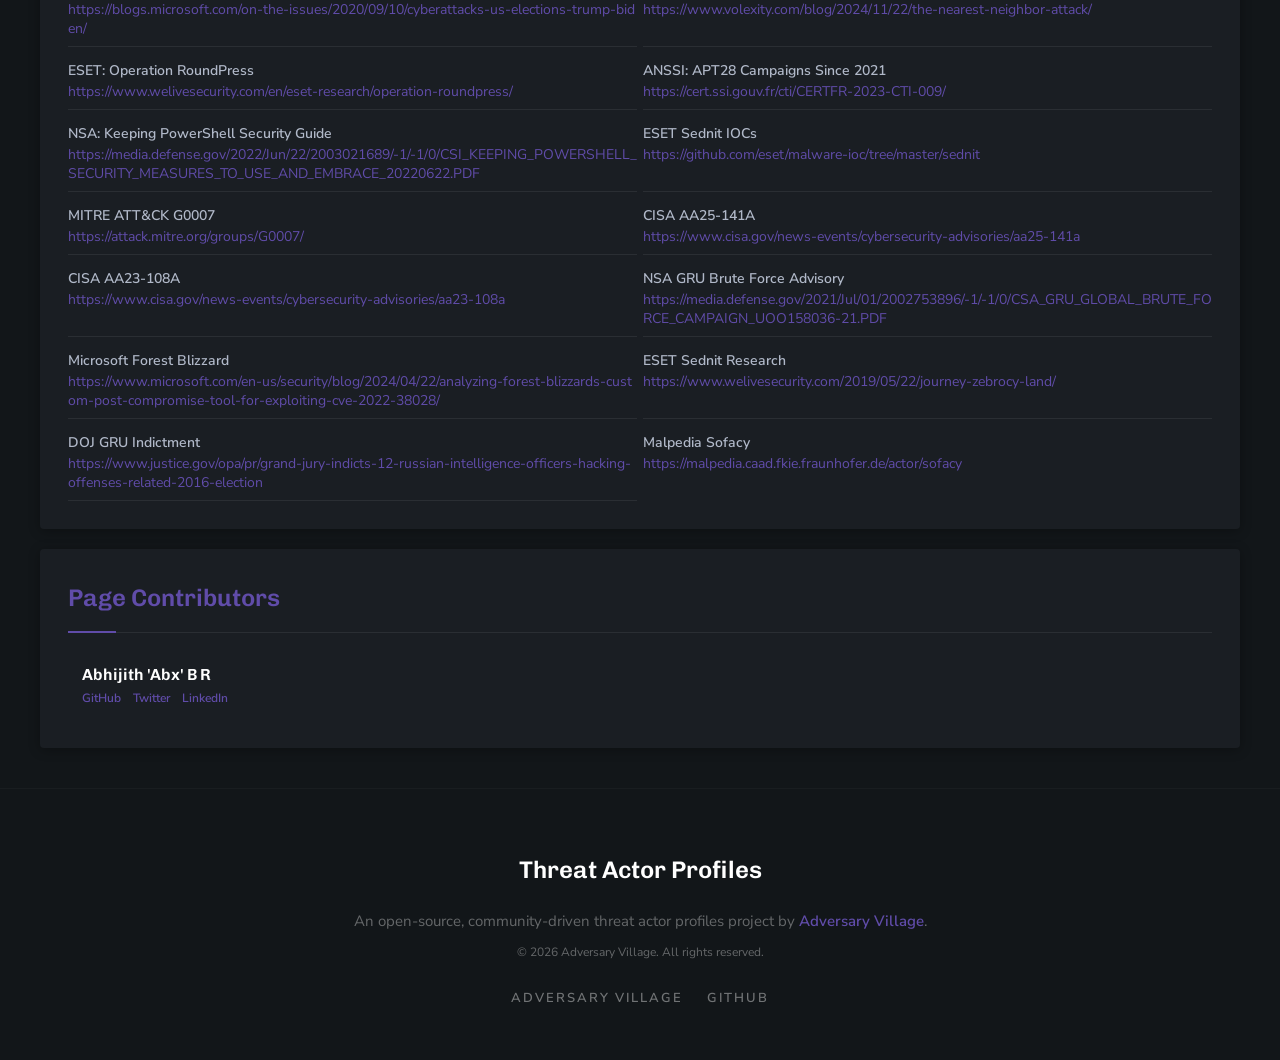
<file: apt28/index.html>
<!DOCTYPE html>
<html lang="en">
<head><meta charset="UTF-8"><meta name="viewport" content="width=device-width,initial-scale=1.0"><title>APT28 | Threat Actor Profiles</title><link rel="stylesheet" href="../css/style.css"><link rel="icon" type="image/svg+xml" href="data:image/svg+xml,
<svg xmlns='http://www.w3.org/2000/svg' viewBox='0 0 100 100'><text y='.9em' font-size='90'>☠️</text>
</svg>">
</head>
<body class="actor-page">
<nav class="nav-bar"><a href="../index.html" class="nav-brand"><div class="nav-brand-icon">ADV</div><div class="nav-brand-text">Threat Actor Profiles</div></a><ul class="nav-links"><li><a href="../">Threat Actors</a></li><li><a href="../contributors/">Contributors</a></li><li><a href="../why/">Why This Project</a></li><li><a href="https://adversaryvillage.org" target="_blank">Adversary Village</a></li>
</ul>
</nav>
<div class="breadcrumb"><a href="../">← All Threat Actors</a> / APT28 <div style="font:400 1.2rem Nunito Sans;color:var(--td);margin-top:.4rem">Last updated: April 02, 2026</div></div>
<div class="actor-hero-split">
<div class="actor-hero-art"><div style="width:100%;height:100%;background:#0a0f1e;display:flex;align-items:center;justify-content:center"><div style="font:900 6rem Chivo;color:rgba(96,76,169,0.15);letter-spacing:8px">A</div></div><div class="art-overlay"><div class="art-name">APT28</div><div class="art-sub">GRU 85th Main Special Service Center (GTsSS), military unit 26165</div></div></div>
<div class="actor-hero-info"><div class="info-badges"><span class="card-tag tag-country">🇷🇺 Russia</span><span class="card-type-badge badge-nation">Nation-State</span><span class="card-tag tag-active">● Active</span><span class="card-tag" style="background:rgba(255,255,255,0.04);color:var(--td);border:none;box-shadow:0 1px 6px rgba(0,0,0,0.25)">G0007</span></div>
<div class="info-card">
<div class="info-card-title">Key Intelligence</div><div class="info-grid"><div class="info-field"><div class="info-label">MITRE ID</div><div class="info-value"><a href="https://attack.mitre.org/groups/G0007" target="_blank">G0007</a></div></div><div class="info-field"><div class="info-label">Country</div><div class="info-value">🇷🇺 Russia</div></div><div class="info-field"><div class="info-label">Motivation</div><div class="info-value">Espionage, Information Operations, Disruption</div></div><div class="info-field"><div class="info-label">Active Since</div><div class="info-value">2004</div></div><div class="info-field"><div class="info-label">Last Seen</div><div class="info-value">2025</div></div><div class="info-field"><div class="info-label">Techniques</div><div class="info-value">34 across 12 tactics</div></div><div class="info-field info-full"><div class="info-label">Attribution</div><div class="info-value">GRU 85th Main Special Service Center (GTsSS), military unit 26165</div></div><div class="info-field info-full"><div class="info-label">Also Known As</div><div class="chip-list"><span class="chip">Fancy Bear</span><span class="chip">Sofacy</span><span class="chip">Pawn Storm</span><span class="chip">Sednit</span><span class="chip">STRONTIUM</span><span class="chip">Forest Blizzard</span><span class="chip">ITG05</span><span class="chip">Blue Athena</span><span class="chip">TA422</span><span class="chip">Fighting Ursa</span><span class="chip">Tsar Team</span><span class="chip">Group 74</span><span class="chip">FROZENLAKE</span><span class="chip">GruesomeLarch</span></div>
</div>
</div>
</div>
<div class="info-card" style="flex:0">
<div class="info-card-title">Target Profile</div><div class="info-grid"><div class="info-field info-full"><div class="info-label">Targeted Industries</div><div class="chip-list"><span class="chip chip-orange">Government</span><span class="chip chip-orange">Military</span><span class="chip chip-orange">Defense</span><span class="chip chip-orange">Political Organizations</span><span class="chip chip-orange">Media</span><span class="chip chip-orange">Anti-Doping Agencies</span><span class="chip chip-orange">Logistics</span><span class="chip chip-orange">Technology</span></div></div><div class="info-field info-full"><div class="info-label">Targeted Countries</div><div class="chip-list"><span class="chip" style="font-size:1.4rem">🇺🇸 United States</span><span class="chip" style="font-size:1.4rem">🇺🇦 Ukraine</span><span class="chip" style="font-size:1.4rem">🇩🇪 Germany</span><span class="chip" style="font-size:1.4rem">🇫🇷 France</span><span class="chip" style="font-size:1.4rem">🇬🇧 United Kingdom</span><span class="chip" style="font-size:1.4rem">🇵🇱 Poland</span><span class="chip" style="font-size:1.4rem">🇬🇪 Georgia</span><span class="chip" style="font-size:1.4rem">🏳️ NATO Members</span></div>
</div>
</div>
</div></div></div>
<div id="page-search" class="page-search"><input type="text" id="page-search-input" placeholder="Search this page..." ></div>
<script>document.getElementById("page-search-input").addEventListener("input",function(e){var q=e.target.value.toLowerCase();document.querySelectorAll(".content-section,.detect-block").forEach(function(el){if(!q){el.style.display="";return}el.style.display=el.textContent.toLowerCase().includes(q)?"":"none"})});
</script>
<div class="actor-below">
<div class="actor-below-grid">
<div class="content-section">
<h2 class="section-title">Overview</h2><div class="description-text">APT28 (also tracked as Fancy Bear, Forest Blizzard, STRONTIUM, Pawn Storm, Sednit, and Sofacy) is a Russian military intelligence (GRU) cyber espionage group attributed to Unit 26165 of the 85th Main Special Service Center (GTsSS). Active since at least 2004, APT28 conducts intelligence collection aligned with Russian military and geopolitical objectives. The group is known for sophisticated spearphishing campaigns, zero-day exploitation, and credential harvesting operations targeting government, military, defense, political organizations, media, and anti-doping agencies across NATO member states and former Soviet countries. APT28 gained widespread public attention for its role in the 2016 US presidential election interference, including the DNC breach and subsequent hack-and-leak operations. In recent years, the group has expanded targeting to Western logistics and technology companies supporting Ukraine, as documented in the May 2025 joint advisory (CISA AA25-141A). The group demonstrates sustained evolution in tradecraft, including the development of custom exploit tools (GooseEgg), novel access techniques (Nearest Neighbor Wi-Fi attack), and webmail exploitation campaigns (Operation RoundPress).</div></div>
<div class="content-section">
<h2 class="section-title">Tools & Malware</h2><div class="chip-list"><span class="chip chip-purple">X-Tunnel</span><span class="chip chip-purple">XAgent</span><span class="chip chip-purple">Zebrocy</span><span class="chip chip-purple">Seduploader</span><span class="chip chip-purple">LoJax</span><span class="chip chip-purple">Komplex</span><span class="chip chip-purple">CHOPSTICK</span><span class="chip chip-purple">GAMEFISH</span><span class="chip chip-purple">GooseEgg</span><span class="chip chip-purple">Graphite</span><span class="chip chip-purple">Mimikatz</span><span class="chip chip-purple">Responder</span><span class="chip chip-purple">Impacket</span><span class="chip chip-purple">PowerShell Empire</span><span class="chip chip-purple">Cobalt Strike</span><span class="chip chip-purple">Empire</span><span class="chip chip-purple">Nmap</span></div></div>
<div class="content-section actor-below-full">
<h2 class="section-title">Malware & Tool Details</h2><p style="color:var(--tm);font-size:1.4rem;margin-bottom:1.4rem">Arsenal attributed to APT28.</p><div class="related-grid"><div class="related-card"><div class="related-card-name">X-Tunnel</div><div class="related-card-rel">VPN Tunneling</div><a href="https://attack.mitre.org/software/S0117/" target="_blank" style="display:inline-block;margin-top:.6rem;font-size:1.2rem;font-weight:600;color:var(--p)">VPN Tunneling</a></div><div class="related-card"><div class="related-card-name">XAgent</div><div class="related-card-rel">Custom Backdoor</div><a href="https://attack.mitre.org/software/S0023/" target="_blank" style="display:inline-block;margin-top:.6rem;font-size:1.2rem;font-weight:600;color:var(--p)">Custom Backdoor</a></div><div class="related-card"><div class="related-card-name">Zebrocy</div><div class="related-card-rel">Custom Downloader</div><a href="https://attack.mitre.org/software/S0230/" target="_blank" style="display:inline-block;margin-top:.6rem;font-size:1.2rem;font-weight:600;color:var(--p)">Custom Downloader</a></div><div class="related-card"><div class="related-card-name">Seduploader</div><div class="related-card-rel">Reconnaissance Downloader</div><a href="https://attack.mitre.org/software/S0120/" target="_blank" style="display:inline-block;margin-top:.6rem;font-size:1.2rem;font-weight:600;color:var(--p)">Reconnaissance Downloader</a></div><div class="related-card"><div class="related-card-name">LoJax</div><div class="related-card-rel">UEFI Rootkit</div><a href="https://attack.mitre.org/software/S0397/" target="_blank" style="display:inline-block;margin-top:.6rem;font-size:1.2rem;font-weight:600;color:var(--p)">UEFI Rootkit</a></div><div class="related-card"><div class="related-card-name">Komplex</div><div class="related-card-rel">macOS Backdoor</div><a href="https://attack.mitre.org/software/S0162/" target="_blank" style="display:inline-block;margin-top:.6rem;font-size:1.2rem;font-weight:600;color:var(--p)">macOS Backdoor</a></div><div class="related-card"><div class="related-card-name">CHOPSTICK</div><div class="related-card-rel">Malware / Tool</div><a href="https://attack.mitre.org/software/" target="_blank" style="display:inline-block;margin-top:.6rem;font-size:1.2rem;font-weight:600;color:var(--td)">ATT&CK Software</a></div><div class="related-card"><div class="related-card-name">GAMEFISH</div><div class="related-card-rel">Malware / Tool</div><a href="https://attack.mitre.org/software/" target="_blank" style="display:inline-block;margin-top:.6rem;font-size:1.2rem;font-weight:600;color:var(--td)">ATT&CK Software</a></div><div class="related-card"><div class="related-card-name">GooseEgg</div><div class="related-card-rel">Exploit Tool</div><a href="https://www.microsoft.com/en-us/security/blog/2024/04/22/analyzing-forest-blizzards-custom-post-compromise-tool-for-exploiting-cve-2022-38028/" target="_blank" style="display:inline-block;margin-top:.6rem;font-size:1.2rem;font-weight:600;color:var(--p)">Exploit Tool</a></div><div class="related-card"><div class="related-card-name">Graphite</div><div class="related-card-rel">Malware / Tool</div><a href="https://attack.mitre.org/software/" target="_blank" style="display:inline-block;margin-top:.6rem;font-size:1.2rem;font-weight:600;color:var(--td)">ATT&CK Software</a></div><div class="related-card"><div class="related-card-name">Mimikatz</div><div class="related-card-rel">Credential Dumping</div><a href="https://github.com/gentilkiwi/mimikatz" target="_blank" style="display:inline-block;margin-top:.6rem;font-size:1.2rem;font-weight:600;color:var(--p)">Credential Dumping</a></div><div class="related-card"><div class="related-card-name">Responder</div><div class="related-card-rel">NTLM Relay</div><a href="https://github.com/lgandx/Responder" target="_blank" style="display:inline-block;margin-top:.6rem;font-size:1.2rem;font-weight:600;color:var(--p)">NTLM Relay</a></div></div></div>
<div class="content-section actor-below-full">
<h2 class="section-title">Attack Path DNC Breach (2016)</h2><p style="color:var(--tm);font-size:1.4rem;margin-bottom:1.6rem">Following <a href="https://center-for-threat-informed-defense.github.io/attack-flow/" target="_blank">MITRE ATT&CK Flow</a> methodology.</p><div id="af617684" style="position:relative;width:100%;overflow-x:auto;background:#121619;border-radius:6px;border:1px solid rgba(255,255,255,0.05)"><div id="af617684w" style="position:relative;width:1288px;height:408px;min-height:300px"><div style="position:absolute;left:24px;top:24px;right:24px;height:28px;background:rgba(96,76,169,0.06);border:1px solid rgba(96,76,169,0.15);border-radius:4px;display:flex;align-items:center;padding:0 14px"><span style="font-family:Chivo,sans-serif;font-size:13px;font-weight:700;color:#604ca9;letter-spacing:0.5px">ATTACK FLOW</span><span style="font-family:Nunito Sans,sans-serif;font-size:12px;color:rgba(255,255,255,0.4);margin-left:16px">DNC Breach (2016)</span><span style="font-family:Nunito Sans,sans-serif;font-size:11px;color:rgba(255,255,255,0.2);margin-left:auto">8 steps | Drag nodes to rearrange</span></div>
<svg id="af617684svg" style="position:absolute;inset:0;width:100%;height:100%;pointer-events:none">
</svg><div id="af617684nodes"></div></div></div>
<script>(function(){var D=[{"i": 0, "x": 24, "y": 62, "tc": "#4ecca3", "tactic": "Initial Access", "step": "Spearphishing Email", "tid": "T1566.001", "desc": "Weaponized Office doc with VBA macro sent to target"}, {"i": 1, "x": 344, "y": 62, "tc": "#604ca9", "tactic": "Execution", "step": "User Executes Macro", "tid": "T1204.002", "desc": "Victim opens attachment and enables macros"}, {"i": 2, "x": 664, "y": 62, "tc": "#604ca9", "tactic": "Execution", "step": "PowerShell Dropper", "tid": "T1059.001", "desc": "Macro spawns PowerShell to download Zebrocy/XAgent"}, {"i": 3, "x": 984, "y": 62, "tc": "#7b68c4", "tactic": "Persistence", "step": "Registry Run Key", "tid": "T1547.001", "desc": "Implant establishes persistence via registry autorun"}, {"i": 4, "x": 24, "y": 198, "tc": "#ffd166", "tactic": "Credential Access", "step": "Credential Dumping", "tid": "T1003", "desc": "Mimikatz/custom tool dumps LSASS credentials"}, {"i": 5, "x": 344, "y": 198, "tc": "#00d4ff", "tactic": "Lateral Movement", "step": "SMB Lateral Movement", "tid": "T1021.002", "desc": "Pass-the-hash to move through Active Directory"}, {"i": 6, "x": 664, "y": 198, "tc": "#a8b2c1", "tactic": "Collection", "step": "Email Collection", "tid": "T1114.002", "desc": "Exfiltrates mailbox data from Exchange/O365"}, {"i": 7, "x": 984, "y": 198, "tc": "#604ca9", "tactic": "Command & Control", "step": "HTTPS C2 Beacon", "tid": "T1071.001", "desc": "Data staged and exfiltrated over encrypted HTTPS C2"}];var W=280,H=100,ct=document.getElementById("af617684nodes"),sv=document.getElementById("af617684svg");function mkN(){ct.innerHTML="";D.forEach(function(n){var d=document.createElement("div");d.className="afn";d.dataset.idx=n.i;d.style.cssText="position:absolute;left:"+n.x+"px;top:"+n.y+"px;width:"+W+"px;height:"+H+"px;background:#1a1e23;border:1.5px solid "+n.tc+";border-radius:6px;cursor:grab;user-select:none;overflow:hidden;transition:box-shadow 0.2s";d.innerHTML='<div style="height:22px;background:'+n.tc+'15;display:flex;align-items:center;padding:0 8px"><span style="background:'+n.tc+';color:#fff;font:700 10px Chivo;padding:2px 7px;border-radius:3px;margin-right:6px">'+(n.i+1)+'</span><span style="font:700 10px Nunito Sans;color:'+n.tc+';letter-spacing:0.3px">'+n.tactic.toUpperCase().slice(0,24)+'</span></div><div style="padding:6px 10px"><div style="font:600 13px Chivo;color:#eee;white-space:nowrap;overflow:hidden;text-overflow:ellipsis">'+n.step+'</div><div style="font:600 11px Nunito Sans;color:'+n.tc+';opacity:0.8;margin-top:2px">'+n.tid+'</div><div style="font:400 10px Nunito Sans;color:rgba(255,255,255,0.3);margin-top:2px;white-space:nowrap;overflow:hidden;text-overflow:ellipsis">'+n.desc+'</div></div>';d.title=n.step+"\n"+n.tactic+"\n"+n.tid+"\n"+n.desc;ct.appendChild(d)})}function mkE(){var s="";for(var i=1;i<D.length;i++){var a=D[i-1],b=D[i];var x1=a.x+W,y1=a.y+H/2,x2=b.x,y2=b.y+H/2;if(b.x<=a.x){x1=a.x+W/2;y1=a.y+H;x2=b.x+W/2;y2=b.y}var mx=(x1+x2)/2;var cyo=y1===y2?-45:0;s+='<path d="M'+x1+' '+y1+' C'+mx+' '+(y1+cyo)+' '+mx+' '+(y2+cyo)+' '+x2+' '+y2+'" fill="none" stroke="rgba(96,76,169,0.35)" stroke-width="1.5" stroke-dasharray="6 4"/>';s+='<polygon points="'+(x2-6)+','+(y2-4)+' '+x2+','+y2+' '+(x2-6)+','+(y2+4)+'" fill="rgba(96,76,169,0.5)"/>'}sv.innerHTML=s}mkN();mkE();var drag=null,ox=0,oy=0;ct.addEventListener("mousedown",function(e){var t=e.target.closest(".afn");if(!t)return;drag=t;var r=t.getBoundingClientRect();ox=e.clientX-r.left;oy=e.clientY-r.top;t.style.cursor="grabbing";t.style.zIndex=10;t.style.boxShadow="0 8px 32px rgba(96,76,169,0.3)";e.preventDefault()});document.addEventListener("mousemove",function(e){if(!drag)return;var p=ct.getBoundingClientRect();var nx=e.clientX-p.left-ox,ny=e.clientY-p.top-oy;drag.style.left=nx+"px";drag.style.top=ny+"px";var idx=+drag.dataset.idx;D[idx].x=nx;D[idx].y=ny;mkE()});document.addEventListener("mouseup",function(){if(drag){drag.style.cursor="grab";drag.style.zIndex=1;drag.style.boxShadow="none";drag=null}});ct.addEventListener("touchstart",function(e){var t=e.target.closest(".afn");if(!t)return;drag=t;var r=t.getBoundingClientRect();ox=e.touches[0].clientX-r.left;oy=e.touches[0].clientY-r.top;t.style.zIndex=10;e.preventDefault()},{passive:false});document.addEventListener("touchmove",function(e){if(!drag)return;var p=ct.getBoundingClientRect();var nx=e.touches[0].clientX-p.left-ox,ny=e.touches[0].clientY-p.top-oy;drag.style.left=nx+"px";drag.style.top=ny+"px";D[+drag.dataset.idx].x=nx;D[+drag.dataset.idx].y=ny;mkE()},{passive:false});document.addEventListener("touchend",function(){if(drag){drag.style.zIndex=1;drag=null}})})();
</script></div>
<div class="content-section actor-below-full">
<h2 class="section-title">Diamond Model</h2><div class="grid-2col-wide"><div id="dm403538" style="position:relative;width:420px;height:420px;background:#121619;border-radius:6px;border:1px solid rgba(255,255,255,0.05)">
<svg id="dm403538svg" style="position:absolute;inset:0;width:100%;height:100%;pointer-events:none">
</svg><div id="dm403538n"></div><div style="position:absolute;bottom:8px;left:0;right:0;text-align:center;font:8px Nunito Sans;color:rgba(255,255,255,0.15)">Caltagirone, Pendergast &amp; Betz (2013) | Drag to rearrange</div></div><div style="display:flex;flex-direction:column;gap:1.2rem"><div class="panel-purple"><div class="panel-label" style="color:#604ca9">ADVERSARY</div><div class="panel-body">GRU Unit 26165, Russian military intelligence officers</div></div><div class="panel-green"><div class="panel-label" style="color:#4ecca3">CAPABILITY</div><div class="panel-body">Zebrocy, XAgent, X-Tunnel, LoJax UEFI rootkit, GooseEgg, Komplex (macOS)</div></div><div class="panel-yellow"><div class="panel-label" style="color:#ffd166">INFRASTRUCTURE</div><div class="panel-body">Dedicated VPS, compromised WordPress sites, X-Tunnel relays, DCLeaks.com</div></div><div class="panel-pink"><div class="panel-label" style="color:#E91E63">VICTIM</div><div class="panel-body">Government agencies, political organizations, military, media, anti-doping agencies</div>
</div>
</div>
</div>
<script>(function(){var ct=document.getElementById("dm403538n"),sv=document.getElementById("dm403538svg");var ns=[{id:0,x:170,y:30,w:80,h:36,label:"ADV",sub:"Adversary",c:"#604ca9",bg:"rgba(96,76,169,0.1)"},{id:1,x:170,y:354,w:80,h:36,label:"VIC",sub:"Victim",c:"#E91E63",bg:"rgba(233,30,99,0.08)"},{id:2,x:10,y:192,w:80,h:36,label:"CAP",sub:"Capability",c:"#4ecca3",bg:"rgba(78,204,163,0.08)"},{id:3,x:330,y:192,w:80,h:36,label:"INF",sub:"Infra",c:"#ffd166",bg:"rgba(255,209,102,0.08)"},{id:4,x:193,y:193,w:34,h:34,label:"E",sub:"Event",c:"#604ca9",bg:"rgba(96,76,169,0.15)"}];var edges=[[0,3],[3,1],[1,2],[2,0],[0,1],[2,3]];function mk(){ct.innerHTML="";ns.forEach(function(n){var d=document.createElement("div");d.dataset.idx=n.id;d.style.cssText="position:absolute;left:"+n.x+"px;top:"+n.y+"px;width:"+n.w+"px;height:"+n.h+"px;background:"+n.bg+";border:2px solid "+n.c+";border-radius:"+(n.id===4?"50%":"6px")+";cursor:grab;display:flex;flex-direction:column;align-items:center;justify-content:center;user-select:none;z-index:2;transition:box-shadow 0.2s";d.innerHTML='<span style="font:700 '+(n.id===4?'9':'11')+'px Chivo;color:'+n.c+'">'+n.label+'</span>'+(n.id!==4?'<span style="font:400 8px Nunito Sans;color:rgba(255,255,255,0.4)">'+n.sub+'</span>':'');d.title=n.sub;ct.appendChild(d)})}function mkE(){var s='<text x="210" y="18" font-family="Chivo" font-size="12" font-weight="700" fill="#604ca9" text-anchor="middle" letter-spacing="1">DIAMOND MODEL</text>';s+='<line x1="195" y1="100" x2="195" y2="320" stroke="#604ca9" stroke-width="0.5" opacity="0.08" stroke-dasharray="3 4"/>';s+='<line x1="60" y1="210" x2="370" y2="210" stroke="#604ca9" stroke-width="0.5" opacity="0.08" stroke-dasharray="3 4"/>';s+='<text x="207" y="150" font-family="Nunito Sans" font-size="7" fill="rgba(255,255,255,0.12)" letter-spacing="1" transform="rotate(-90,207,150)">SOCIAL-POLITICAL</text>';s+='<text x="270" y="222" font-family="Nunito Sans" font-size="7" fill="rgba(255,255,255,0.12)" letter-spacing="1">TECHNOLOGY</text>';edges.forEach(function(e,i){var a=ns[e[0]],b=ns[e[1]];var x1=a.x+a.w/2,y1=a.y+a.h/2,x2=b.x+b.w/2,y2=b.y+b.h/2;var dash=i>=4?"2 5":"5 4",op=i>=4?"0.08":"0.2";s+='<line x1="'+x1+'" y1="'+y1+'" x2="'+x2+'" y2="'+y2+'" stroke="#604ca9" stroke-width="1" opacity="'+op+'" stroke-dasharray="'+dash+'"/>'});sv.innerHTML=s}mk();mkE();var drag=null,ox=0,oy=0;ct.addEventListener("mousedown",function(e){var t=e.target.closest("[data-idx]");if(!t)return;drag=t;var r=t.getBoundingClientRect();ox=e.clientX-r.left;oy=e.clientY-r.top;t.style.cursor="grabbing";t.style.zIndex=10;t.style.boxShadow="0 4px 20px rgba(96,76,169,0.3)";e.preventDefault()});document.addEventListener("mousemove",function(e){if(!drag)return;var p=document.getElementById("dm403538").getBoundingClientRect();var nx=e.clientX-p.left-ox,ny=e.clientY-p.top-oy;drag.style.left=nx+"px";drag.style.top=ny+"px";var idx=+drag.dataset.idx;ns[idx].x=nx;ns[idx].y=ny;mkE()});document.addEventListener("mouseup",function(){if(drag){drag.style.cursor="grab";drag.style.zIndex=2;drag.style.boxShadow="none";drag=null}})})();
</script></div>
<div class="content-section actor-below-full">
<h2 class="section-title">ATT&CK Navigator</h2><p style="color:var(--tm);font-size:1.4rem;margin-bottom:1.6rem">Interactive MITRE ATT&CK Navigator layer for APT28 (G0007).</p><div style="position:relative"><div id="nav-skel-apt28" class="nav-skel"><div class="nav-spinner"></div><div style="font-size:1.3rem;color:var(--td)">Loading ATT&CK Navigator...</div></div>
<iframe class="navigator-frame" src="https://mitre-attack.github.io/attack-navigator/#layerURL=https%3A%2F%2Fattack.mitre.org%2Fgroups%2FG0007%2FG0007-enterprise-layer.json" title="ATT&CK Navigator" loading="lazy" sandbox="allow-scripts allow-same-origin allow-popups" onload="var s=document.getElementById('nav-skel-'+'apt28');if(s)s.style.display='none'"></iframe></div><a href="https://mitre-attack.github.io/attack-navigator/#layerURL=https%3A%2F%2Fattack.mitre.org%2Fgroups%2FG0007%2FG0007-enterprise-layer.json" target="_blank" class="navigator-link">Open Full Navigator</a></div>
<div class="content-section">
<h2 class="section-title">Known CVEs Exploited</h2>
<table class="cve-table">
<thead><tr><th>CVE</th><th>Year</th><th>Description</th></tr>
</thead>
<tbody><tr><td class="cve-id"><a href="https://nvd.nist.gov/vuln/detail/CVE-2017-0262" target="_blank">CVE-2017-0262</a></td><td>2017</td><td>Microsoft Office EPS RCE used in spearphishing campaigns</td></tr><tr><td class="cve-id"><a href="https://nvd.nist.gov/vuln/detail/CVE-2017-0263" target="_blank">CVE-2017-0263</a></td><td>2017</td><td>Windows kernel privilege escalation paired with EPS exploit</td></tr><tr><td class="cve-id"><a href="https://nvd.nist.gov/vuln/detail/CVE-2022-38028" target="_blank">CVE-2022-38028</a></td><td>2022</td><td>Windows Print Spooler (GooseEgg) — used 2020-2024</td></tr><tr><td class="cve-id"><a href="https://nvd.nist.gov/vuln/detail/CVE-2023-23397" target="_blank">CVE-2023-23397</a></td><td>2023</td><td>Outlook NTLM relay zero-day exploited against European orgs</td></tr><tr><td class="cve-id"><a href="https://nvd.nist.gov/vuln/detail/CVE-2024-11182" target="_blank">CVE-2024-11182</a></td><td>2024</td><td>MDaemon XSS zero-day used in Operation RoundPress webmail exploitation</td></tr><tr><td class="cve-id"><a href="https://nvd.nist.gov/vuln/detail/CVE-2023-43770" target="_blank">CVE-2023-43770</a></td><td>2023</td><td>Roundcube XSS used in webmail compromise campaigns</td></tr><tr><td class="cve-id"><a href="https://nvd.nist.gov/vuln/detail/CVE-2023-38831" target="_blank">CVE-2023-38831</a></td><td>2023</td><td>WinRAR RCE used in Ukraine-targeting phishing campaigns</td></tr><tr><td class="cve-id"><a href="https://nvd.nist.gov/vuln/detail/CVE-2020-12641" target="_blank">CVE-2020-12641</a></td><td>2020</td><td>Roundcube RCE exploited for webmail access</td></tr><tr><td class="cve-id"><a href="https://nvd.nist.gov/vuln/detail/CVE-2020-35730" target="_blank">CVE-2020-35730</a></td><td>2020</td><td>Roundcube XSS exploited for session hijacking</td></tr><tr><td class="cve-id"><a href="https://nvd.nist.gov/vuln/detail/CVE-2017-6742" target="_blank">CVE-2017-6742</a></td><td>2017</td><td>Cisco SNMP RCE for router compromise and Jaguar Tooth malware</td></tr>
</tbody>
</table></div>
<div class="content-section">
<h2 class="section-title">Notable Campaigns</h2>
<div class="campaign-timeline"><div class="campaign-item"><div class="campaign-year">2024</div><div class="campaign-name">GooseEgg Campaign</div><div class="campaign-desc">Exploitation of Windows Print Spooler vulnerability using GooseEgg tool.</div></div><div class="campaign-item"><div class="campaign-year">2020</div><div class="campaign-name">COVID-19 Vaccine Research</div><div class="campaign-desc">Targeting of organizations involved in COVID-19 vaccine development.</div></div><div class="campaign-item"><div class="campaign-year">2018</div><div class="campaign-name">WADA/USADA Breach</div><div class="campaign-desc">Compromise of anti-doping agencies and leak of athlete medical records.</div></div><div class="campaign-item"><div class="campaign-year">2017</div><div class="campaign-name">NotPetya Precursor</div><div class="campaign-desc">Spearphishing operations against Ukrainian government and military entities.</div></div><div class="campaign-item"><div class="campaign-year">2016</div><div class="campaign-name">DNC Hack</div><div class="campaign-desc">Breach of the Democratic National Committee systems and subsequent leak of emails.</div>
</div>
</div>
</div>
<div class="content-section actor-below-full">
<h2 class="section-title">Detection Engineering</h2><div class="detect-block"><div class="detect-block-title">PowerShell Encoded Command Execution</div><div class="detect-block-content" style="font-size:1.5rem;line-height:1.7">Monitor for powershell.exe launched with -enc, -encodedcommand, or -e flags containing Base64 payloads. Enable Script Block Logging (Event ID 4104) and Module Logging. Sigma rule: proc_creation_win_susp_powershell_enc_cmd. KQL: DeviceProcessEvents | where FileName == &#x27;powershell.exe&#x27; and ProcessCommandLine contains &#x27;-enc&#x27;</div><div style="margin-top:1rem;display:flex;gap:1.2rem;flex-wrap:wrap"><a href="https://github.com/SigmaHQ/sigma/blob/master/rules/windows/process_creation/proc_creation_win_susp_powershell_enc_cmd.yml" target="_blank" style="font-size:1.3rem;font-weight:700;color:var(--p)">View Detection Rule / Guide</a></div></div><div class="detect-block"><div class="detect-block-title">Outlook NTLM Relay (CVE-2023-23397)</div><div class="detect-block-content" style="font-size:1.5rem;line-height:1.7">Detect outbound SMB connections initiated by Outlook calendar processing. Monitor for Windows Event ID 4648 (logon with explicit credentials) to external IPs. Alert on UNC path access from outlook.exe. KQL: DeviceNetworkEvents | where InitiatingProcessFileName == &#x27;outlook.exe&#x27; and RemotePort == 445</div><div style="margin-top:1rem;display:flex;gap:1.2rem;flex-wrap:wrap"><a href="https://microsoft.github.io/CSS-Exchange/Security/CVE-2023-23397/" target="_blank" style="font-size:1.3rem;font-weight:700;color:var(--p)">View Detection Rule / Guide</a></div></div><div class="detect-block"><div class="detect-block-title">LSASS Credential Dumping</div><div class="detect-block-content" style="font-size:1.5rem;line-height:1.7">Monitor for processes accessing lsass.exe memory. Sysmon Event ID 10 with TargetImage containing lsass.exe and GrantedAccess of 0x1010 or 0x1038. Deploy Credential Guard where possible. Sigma rule: sysmon_cred_dump_lsass_access.</div><div style="margin-top:1rem;display:flex;gap:1.2rem;flex-wrap:wrap"><a href="https://github.com/SigmaHQ/sigma/blob/master/rules/windows/sysmon/sysmon_cred_dump_lsass_access.yml" target="_blank" style="font-size:1.3rem;font-weight:700;color:var(--p)">View Detection Rule / Guide</a></div></div><div class="detect-block"><div class="detect-block-title">GooseEgg Print Spooler Exploitation (CVE-2022-38028)</div><div class="detect-block-content" style="font-size:1.5rem;line-height:1.7">Monitor svchost.exe (spoolsv) spawning unexpected child processes like cmd.exe or powershell.exe. Track file modifications in C:\Windows\System32\spool\drivers\. Microsoft published specific detection guidance for GooseEgg exploitation.</div><div style="margin-top:1rem;display:flex;gap:1.2rem;flex-wrap:wrap"><a href="https://www.microsoft.com/en-us/security/blog/2024/04/22/analyzing-forest-blizzards-custom-post-compromise-tool-for-exploiting-cve-2022-38028/" target="_blank" style="font-size:1.3rem;font-weight:700;color:var(--p)">View Detection Rule / Guide</a></div></div><div class="detect-block"><div class="detect-block-title">Encoded PowerShell via WMI</div><div class="detect-block-content" style="font-size:1.5rem;line-height:1.7">Monitor for WMI spawning powershell.exe with encoded arguments. Sysmon Event ID 1 with ParentImage wmiprvse.exe. Elastic detection rule: command_and_scripting_interpreter_via_wmi.</div><div style="margin-top:1rem;display:flex;gap:1.2rem;flex-wrap:wrap"><a href="https://github.com/elastic/detection-rules/blob/main/rules/windows/execution_command_virtual_machine.toml" target="_blank" style="font-size:1.3rem;font-weight:700;color:var(--p)">View Detection Rule / Guide</a></div></div><div class="detect-block"><div class="detect-block-title">Suspicious Outlook Behavior</div><div class="detect-block-content" style="font-size:1.5rem;line-height:1.7">Monitor for Outlook spawning script interpreters or making outbound SMB connections. ASR rule: Block Office applications from creating executable content. Elastic rule: microsoft_365_exchange_transport_rule_creation.</div><div style="margin-top:1rem;display:flex;gap:1.2rem;flex-wrap:wrap"><a href="https://github.com/elastic/detection-rules" target="_blank" style="font-size:1.3rem;font-weight:700;color:var(--p)">View Detection Rule / Guide</a></div></div><div class="detect-block"><div class="detect-block-title">Registry Autorun Modification</div><div class="detect-block-content" style="font-size:1.5rem;line-height:1.7">Monitor HKCU\Software\Microsoft\Windows\CurrentVersion\Run for new entries. Sysmon Event ID 13 (Registry value set). Sigma rule: registry_set_asep_reg_keys_modification_currentversion.</div><div style="margin-top:1rem;display:flex;gap:1.2rem;flex-wrap:wrap"><a href="https://github.com/SigmaHQ/sigma/blob/master/rules/windows/registry/registry_set/registry_set_asep_reg_keys_modification_currentversion.yml" target="_blank" style="font-size:1.3rem;font-weight:700;color:var(--p)">View Detection Rule / Guide</a></div></div></div>
<div class="content-section actor-below-full">
<h2 class="section-title">Related Threat Actors</h2><p style="color:var(--tm);font-size:1.3rem;margin-bottom:1rem">Documented in MITRE ATT&CK, vendor intelligence, and government advisories.</p><div class="related-grid"><div class="related-card"><div class="related-card-name">Sandworm</div><div class="related-card-rel">Sister GRU unit</div><div class="related-card-desc">Both GRU but different units (26165 vs 74455). Occasional shared infrastructure.</div><div style="margin-top:.8rem;display:flex;gap:1rem"><a href="https://attack.mitre.org/groups/" target="_blank" style="font-size:1.1rem;font-weight:600;color:var(--p)">MITRE ATT&CK</a><a href="https://www.mandiant.com/resources/blog?search=Sandworm" target="_blank" style="font-size:1.1rem;font-weight:600;color:var(--p)">Mandiant</a></div></div><div class="related-card"><div class="related-card-name">Turla</div><div class="related-card-rel">Russian co-operator</div><div class="related-card-desc">FSB group. Documented cases of Turla piggybacking on APT28 infrastructure.</div><div style="margin-top:.8rem;display:flex;gap:1rem"><a href="https://attack.mitre.org/groups/" target="_blank" style="font-size:1.1rem;font-weight:600;color:var(--p)">MITRE ATT&CK</a><a href="https://www.mandiant.com/resources/blog?search=Turla" target="_blank" style="font-size:1.1rem;font-weight:600;color:var(--p)">Mandiant</a></div>
</div>
</div>
</div>
<div class="content-section actor-below-full">
<h2 class="section-title">Defense Recommendations</h2><p style="color:var(--tm);font-size:1.3rem;margin-bottom:1rem">Mitigations with MITRE ATT&CK IDs. Click badges for implementation guidance.</p>
<div class="detail-grid"><div class="detect-block" style="padding:1.4rem"><div style="font:600 1.5rem Nunito Sans;color:var(--t2);line-height:1.7;margin-bottom:.4rem">Deploy phishing-resistant MFA (FIDO2/WebAuthn) for all accounts, prioritizing email and VPN. APT28 credential harvesting bypasses SMS/TOTP MFA.</div><a href="https://www.cisa.gov/news-events/cybersecurity-advisories/aa25-141a" target="_blank" style="font:600 1.3rem Nunito Sans;color:#604ca9;display:inline-block;margin-top:.6rem">CISA AA25-141A Section 4</a></div><div class="detect-block" style="padding:1.4rem"><div style="font:600 1.5rem Nunito Sans;color:var(--t2);line-height:1.7;margin-bottom:.4rem">Patch Outlook CVE-2023-23397 and Print Spooler CVE-2022-38028 immediately. Both actively exploited by APT28 in ongoing campaigns.</div><a href="https://www.cisa.gov/known-exploited-vulnerabilities-catalog" target="_blank" style="font:600 1.3rem Nunito Sans;color:#604ca9;display:inline-block;margin-top:.6rem">CISA KEV Catalog</a></div><div class="detect-block" style="padding:1.4rem"><div style="font:600 1.5rem Nunito Sans;color:var(--t2);line-height:1.7;margin-bottom:.4rem">Enable PowerShell Constrained Language Mode and Script Block Logging (Event ID 4104). Block encoded command execution via ASR rules.</div><a href="https://media.defense.gov/2022/Jun/22/2003021689/-1/-1/0/CSI_KEEPING_POWERSHELL_SECURITY_MEASURES_TO_USE_AND_EMBRACE_20220622.PDF" target="_blank" style="font:600 1.3rem Nunito Sans;color:#604ca9;display:inline-block;margin-top:.6rem">NSA/CISA PowerShell Guide</a></div><div class="detect-block" style="padding:1.4rem"><div style="font:600 1.5rem Nunito Sans;color:var(--t2);line-height:1.7;margin-bottom:.4rem">Block outbound NTLM to external IPs at network perimeter. APT28 uses NTLM relay via Outlook calendar invites.</div><a href="https://microsoft.github.io/CSS-Exchange/Security/CVE-2023-23397/" target="_blank" style="font:600 1.3rem Nunito Sans;color:#604ca9;display:inline-block;margin-top:.6rem">Microsoft CVE-2023-23397 Guidance</a></div><div class="detect-block" style="padding:1.4rem"><div style="font:600 1.5rem Nunito Sans;color:var(--t2);line-height:1.7;margin-bottom:.4rem">Deploy Credential Guard on Windows 10/11 to protect LSASS from memory dumping. Monitor LSASS access via Sysmon Event ID 10.</div><a href="https://learn.microsoft.com/en-us/windows/security/identity-protection/credential-guard/" target="_blank" style="font:600 1.3rem Nunito Sans;color:#604ca9;display:inline-block;margin-top:.6rem">Microsoft Security Baseline</a></div><div class="detect-block" style="padding:1.4rem"><div style="font:600 1.5rem Nunito Sans;color:var(--t2);line-height:1.7;margin-bottom:.4rem">Segment email infrastructure from Active Directory domain controllers. APT28 pivots from mailboxes to DC via pass-the-hash.</div><a href="https://csrc.nist.gov/pubs/sp/800/41/r1/final" target="_blank" style="font:600 1.3rem Nunito Sans;color:#604ca9;display:inline-block;margin-top:.6rem">NIST SP 800-41 Rev 1</a></div><div class="detect-block" style="padding:1.4rem"><div style="font:600 1.5rem Nunito Sans;color:var(--t2);line-height:1.7;margin-bottom:.4rem">Enforce DMARC p=reject on all organizational domains to prevent email spoofing in spearphishing campaigns.</div><a href="https://www.cisa.gov/news-events/directives/bod-18-01-enhance-email-and-web-security" target="_blank" style="font:600 1.3rem Nunito Sans;color:#604ca9;display:inline-block;margin-top:.6rem">CISA BOD 18-01</a></div></div></div>
<div class="content-section actor-below-full">
<h2 class="section-title">Attribution Confidence</h2><div class="grid-2col-wide" style="grid-template-columns:180px 1fr"><div style="display:flex;flex-direction:column;align-items:center;gap:1rem"><div style="width:140px;height:140px;border-radius:50%;background:#4ecca312;border:3px solid #4ecca3;display:flex;flex-direction:column;align-items:center;justify-content:center"><div style="font:700 3.2rem Chivo;color:#4ecca3">High</div></div><div style="font:700 1.2rem Nunito Sans;color:var(--td);letter-spacing:1px;text-transform:uppercase;text-align:center">Attribution<br>Confidence</div></div><div><div style="font:600 1.6rem Chivo;color:#fff;margin-bottom:1.2rem">Evidence Supporting Attribution</div><div style="display:grid;grid-template-columns:1fr 1fr;gap:.8rem"><div style="padding:1.2rem;background:rgba(255,255,255,0.02);border:none;box-shadow:0 1px 6px rgba(0,0,0,0.25);border-radius:4px"><div style="font-size:1.4rem;color:var(--t2);line-height:1.6">DOJ indictment of 12 GRU Unit 26165 officers (July 2018)</div><a href="https://www.justice.gov/opa/pr/grand-jury-indicts-12-russian-intelligence-officers-hacking-offenses-related-2016-election" target="_blank" style="font:600 1.2rem Nunito Sans;color:#604ca9;margin-top:.4rem;display:inline-block">https://www.justice.gov/opa/pr/grand-jury-indicts-12-russian</a></div><div style="padding:1.2rem;background:rgba(255,255,255,0.02);border:none;box-shadow:0 1px 6px rgba(0,0,0,0.25);border-radius:4px"><div style="font-size:1.4rem;color:var(--t2);line-height:1.6">Five Eyes joint attribution (US, UK, CA, AU, NZ)</div><a href="https://www.cisa.gov/news-events/cybersecurity-advisories/aa25-141a" target="_blank" style="font:600 1.2rem Nunito Sans;color:#604ca9;margin-top:.4rem;display:inline-block">https://www.cisa.gov/news-events/cybersecurity-advisories/aa</a></div><div style="padding:1.2rem;background:rgba(255,255,255,0.02);border:none;box-shadow:0 1px 6px rgba(0,0,0,0.25);border-radius:4px"><div style="font-size:1.4rem;color:var(--t2);line-height:1.6">ANSSI France public attribution (2023, 2025)</div><a href="https://cert.ssi.gouv.fr/cti/CERTFR-2025-CTI-007/" target="_blank" style="font:600 1.2rem Nunito Sans;color:#604ca9;margin-top:.4rem;display:inline-block">https://cert.ssi.gouv.fr/cti/CERTFR-2025-CTI-007/</a></div><div style="padding:1.2rem;background:rgba(255,255,255,0.02);border:none;box-shadow:0 1px 6px rgba(0,0,0,0.25);border-radius:4px"><div style="font-size:1.4rem;color:var(--t2);line-height:1.6">Technical overlap across 15+ campaigns</div><a href="https://attack.mitre.org/groups/G0007/" target="_blank" style="font:600 1.2rem Nunito Sans;color:#604ca9;margin-top:.4rem;display:inline-block">https://attack.mitre.org/groups/G0007/</a></div>
</div>
</div>
</div></div>
<div class="content-section actor-below-full">
<h2 class="section-title">Threat Assessment</h2><div style="display:grid;grid-template-columns:1fr 1fr;gap:2rem;align-items:start"><div><div style="margin-bottom:1rem"><div style="display:flex;justify-content:space-between;margin-bottom:.4rem"><span style="font:600 1.3rem Nunito Sans;color:var(--t2)">Capability</span><span style="font:700 1.3rem Chivo;color:#604ca9">9/10</span></div><div style="height:8px;background:rgba(255,255,255,0.05);border-radius:4px;overflow:hidden"><div style="height:100%;width:90%;background:#604ca9;border-radius:4px;transition:width 0.5s"></div></div></div><div style="margin-bottom:1rem"><div style="display:flex;justify-content:space-between;margin-bottom:.4rem"><span style="font:600 1.3rem Nunito Sans;color:var(--t2)">Intent</span><span style="font:700 1.3rem Chivo;color:#E91E63">9/10</span></div><div style="height:8px;background:rgba(255,255,255,0.05);border-radius:4px;overflow:hidden"><div style="height:100%;width:90%;background:#E91E63;border-radius:4px;transition:width 0.5s"></div></div></div><div style="margin-bottom:1rem"><div style="display:flex;justify-content:space-between;margin-bottom:.4rem"><span style="font:600 1.3rem Nunito Sans;color:var(--t2)">Targeting</span><span style="font:700 1.3rem Chivo;color:#ffd166">8/10</span></div><div style="height:8px;background:rgba(255,255,255,0.05);border-radius:4px;overflow:hidden"><div style="height:100%;width:80%;background:#ffd166;border-radius:4px;transition:width 0.5s"></div></div></div><div style="margin-top:1.6rem;padding:1.4rem;background:#E91E6310;border:1px solid #E91E6330;border-radius:6px;text-align:center"><div style="font:700 2rem Chivo;color:#E91E63">Critical</div><div style="font:400 1.1rem Nunito Sans;color:var(--td);margin-top:.2rem">Overall Threat Level</div></div></div><div style="font-size:1.5rem;color:var(--t2);line-height:1.7">Tier 1 nation-state actor with demonstrated zero-day capability, global reach, and destructive intent when aligned with Russian military objectives.</div></div></div>
<div class="content-section actor-below-full">
<h2 class="section-title">Legal Actions & Sanctions</h2>
<div class="campaign-timeline"><div class="campaign-item"><div class="campaign-year">2018-07</div><div class="campaign-name">DOJ indicts 12 GRU officers for 2016 election interference</div><div style="margin-top:.4rem"><span class="la-type">Indictment</span></div><a href="https://www.justice.gov/opa/pr/grand-jury-indicts-12-russian-intelligence-officers-hacking-offenses-related-2016-election" target="_blank" style="display:inline-block;margin-top:.6rem;font:600 1.3rem Nunito Sans;color:var(--p)">https://www.justice.gov/opa/pr/grand-jury-indicts-12-russian-intelligence-officers-hacking-offenses-related-2016-election</a></div><div class="campaign-item"><div class="campaign-year">2018-10</div><div class="campaign-name">DOJ charges 7 GRU officers for anti-doping agency hacks</div><div style="margin-top:.4rem"><span class="la-type">Indictment</span></div><a href="https://www.justice.gov/opa/pr/us-charges-russian-gru-officers-international-hacking-and-related-influence-and" target="_blank" style="display:inline-block;margin-top:.6rem;font:600 1.3rem Nunito Sans;color:var(--p)">https://www.justice.gov/opa/pr/us-charges-russian-gru-officers-international-hacking-and-related-influence-and</a></div><div class="campaign-item"><div class="campaign-year">2020-10</div><div class="campaign-name">EU sanctions GRU officers linked to Bundestag hack</div><div style="margin-top:.4rem"><span class="la-type">Sanctions</span></div><a href="https://www.consilium.europa.eu/en/press/press-releases/2020/10/22/cyber-attacks-council-imposes-sanctions-against-russian-military-intelligence/" target="_blank" style="display:inline-block;margin-top:.6rem;font:600 1.3rem Nunito Sans;color:var(--p)">https://www.consilium.europa.eu/en/press/press-releases/2020/10/22/cyber-attacks-council-imposes-sanctions-against-russian-military-intelligence/</a></div><div class="campaign-item"><div class="campaign-year">2024-02</div><div class="campaign-name">DOJ disrupts GRU botnet of compromised routers</div><div style="margin-top:.4rem"><span class="la-type">Disruption</span></div><a href="https://www.justice.gov/opa/pr/justice-department-conducts-court-authorized-disruption-botnet-controlled-russian" target="_blank" style="display:inline-block;margin-top:.6rem;font:600 1.3rem Nunito Sans;color:var(--p)">https://www.justice.gov/opa/pr/justice-department-conducts-court-authorized-disruption-botnet-controlled-russian</a></div></div></div>
<div class="content-section actor-below-full">
<h2 class="section-title">Recent Reporting</h2><div style="display:flex;flex-direction:column;gap:.8rem"><div class="news-row"><div style="font:700 1.3rem Chivo;color:var(--p)">2025-05</div><div><div style="font:600 1.5rem Nunito Sans;color:#fff;margin-bottom:.4rem">CISA AA25-141A: APT28 targeting Western logistics companies supporting Ukraine</div><a href="https://www.cisa.gov/news-events/cybersecurity-advisories/aa25-141a" target="_blank" style="font:400 1.2rem Nunito Sans;color:var(--p);word-break:break-all">https://www.cisa.gov/news-events/cybersecurity-advisories/aa25-141a</a></div></div><div class="news-row"><div style="font:700 1.3rem Chivo;color:var(--p)">2025-05</div><div><div style="font:600 1.5rem Nunito Sans;color:#fff;margin-bottom:.4rem">ESET: Operation RoundPress webmail exploitation campaign</div><a href="https://www.welivesecurity.com/en/eset-research/operation-roundpress/" target="_blank" style="font:400 1.2rem Nunito Sans;color:var(--p);word-break:break-all">https://www.welivesecurity.com/en/eset-research/operation-roundpress/</a></div></div><div class="news-row"><div style="font:700 1.3rem Chivo;color:var(--p)">2024-11</div><div><div style="font:600 1.5rem Nunito Sans;color:#fff;margin-bottom:.4rem">Volexity: Nearest Neighbor Wi-Fi attack technique</div><a href="https://www.volexity.com/blog/2024/11/22/the-nearest-neighbor-attack/" target="_blank" style="font:400 1.2rem Nunito Sans;color:var(--p);word-break:break-all">https://www.volexity.com/blog/2024/11/22/the-nearest-neighbor-attack/</a></div></div><div class="news-row"><div style="font:700 1.3rem Chivo;color:var(--p)">2024-04</div><div><div style="font:600 1.5rem Nunito Sans;color:#fff;margin-bottom:.4rem">Microsoft: Forest Blizzard GooseEgg exploitation</div><a href="https://www.microsoft.com/en-us/security/blog/2024/04/22/analyzing-forest-blizzards-custom-post-compromise-tool-for-exploiting-cve-2022-38028/" target="_blank" style="font:400 1.2rem Nunito Sans;color:var(--p);word-break:break-all">https://www.microsoft.com/en-us/security/blog/2024/04/22/analyzing-forest-blizzards-custom-post-compromise-tool-for-exploiting-cve-2022-38028/</a></div>
</div>
</div>
</div>
<div class="content-section actor-below-full">
<h2 class="section-title">Emulation Plans & Guidance</h2>
<table class="emulation-table">
<thead><tr><th>Plan</th><th>Source</th><th>Type</th><th>Description</th><th>Link</th></tr>
</thead>
<tbody><tr><td class="plan-name">MITRE Attack Arsenal - APT28 Caldera Plan</td><td class="plan-source">MITRE</td><td style="color:var(--td);font-size:1.2rem">Open Source</td><td>Caldera-compatible emulation plan with abilities, payloads, and adversary profiles</td><td><a href="https://github.com/emulation-plans/emulation-plans/tree/main/plans/APT-28" target="_blank" style="color:#604ca9;font-weight:600">Open</a></td></tr><tr><td class="plan-name">AttackIQ - CISA AA25-141A Response</td><td class="plan-source">AttackIQ</td><td style="color:var(--td);font-size:1.2rem">Commercial</td><td>Validation scenario for APT28 logistics targeting campaign TTPs</td><td><a href="https://www.attackiq.com/2025/05/22/response-to-cisa-advisory-aa25-141a/" target="_blank" style="color:#604ca9;font-weight:600">Open</a></td></tr><tr><td class="plan-name">APT28 Adversary Simulation (S3N4T0R)</td><td class="plan-source">GitHub / S3N4T0R</td><td style="color:var(--td);font-size:1.2rem">Open Source</td><td>Full simulation: Excel dropper, CVE-2021-40444, OneDrive C2, credential harvesting targeting government officials</td><td><a href="https://github.com/S3N4T0R-0X0/APT28-Adversary-Simulation" target="_blank" style="color:#604ca9;font-weight:600">Open</a></td></tr><tr><td class="plan-name">APT28 BadPaw/MeowMeow Lab to Emulation</td><td class="plan-source">SCYTHE</td><td style="color:var(--td);font-size:1.2rem">Blog Post</td><td>Manual lab simulation + SCYTHE continuous emulation for BadPaw steganography loader and MeowMeow RAT</td><td><a href="https://scythe.io/library/apt28-badpaw-meowmeow" target="_blank" style="color:#604ca9;font-weight:600">Open</a></td></tr><tr><td class="plan-name">APT Digital Weapon - APT28 IOCs</td><td class="plan-source">RedDrip7</td><td style="color:var(--td);font-size:1.2rem">Open Source</td><td>Collection of IOCs, malware samples, and analysis reports for APT28 campaigns</td><td><a href="https://github.com/RedDrip7/APT_Digital_Weapon/tree/master/APT28" target="_blank" style="color:#604ca9;font-weight:600">Open</a></td></tr><tr><td class="plan-name">Fancy Bear APT28 Adversary Simulation Walkthrough</td><td class="plan-source">S3N4T0R (Medium)</td><td style="color:var(--td);font-size:1.2rem">Blog Post</td><td>Step-by-step: Excel dropper with CVE-2021-40444, DLL injection into Word, OneDrive C2 for exfiltration</td><td><a href="https://medium.com/@S3N4T0R/fancy-bear-apt28-adversary-simulation-e5b019668dfa" target="_blank" style="color:#604ca9;font-weight:600">Open</a></td></tr><tr><td class="plan-name">S3N4T0R APTs Adversary Simulation Collection</td><td class="plan-source">S3N4T0R (GitHub)</td><td style="color:var(--td);font-size:1.2rem">Open Source</td><td>Multi-APT simulation repo with custom C2, backdoors, exploitation chains for APT28 and others</td><td><a href="https://github.com/S3N4T0R-0X0/APTs-Adversary-Simulation" target="_blank" style="color:#604ca9;font-weight:600">Open</a></td></tr><tr><td class="plan-name">Panopticon APT28 Intelligence Collection</td><td class="plan-source">Panopticon Project (GitHub)</td><td style="color:var(--td);font-size:1.2rem">Open Source</td><td>Curated collection of APT28 campaign reports, IOCs, and analysis references</td><td><a href="https://github.com/Panopticon-Project/panopticon-APT28" target="_blank" style="color:#604ca9;font-weight:600">Open</a></td></tr>
</tbody>
</table></div>
<div class="content-section actor-below-full">
<h2 class="section-title">References & Intelligence Sources</h2>
<ul class="ref-list-2col"><li><div class="ref-title">CISA AA25-141A: Russian GRU Targeting Western Logistics</div><a href="https://www.cisa.gov/news-events/cybersecurity-advisories/aa25-141a" target="_blank">https://www.cisa.gov/news-events/cybersecurity-advisories/aa25-141a</a></li><li><div class="ref-title">CISA AA23-108A: APT28 Exploits Cisco Routers</div><a href="https://www.cisa.gov/news-events/cybersecurity-advisories/aa23-108a" target="_blank">https://www.cisa.gov/news-events/cybersecurity-advisories/aa23-108a</a></li><li><div class="ref-title">CISA AA22-110A: Russian State-Sponsored Threats</div><a href="https://www.cisa.gov/news-events/cybersecurity-advisories/aa22-110a" target="_blank">https://www.cisa.gov/news-events/cybersecurity-advisories/aa22-110a</a></li><li><div class="ref-title">MITRE ATT&amp;CK Group G0007</div><a href="https://attack.mitre.org/groups/G0007/" target="_blank">https://attack.mitre.org/groups/G0007/</a></li><li><div class="ref-title">Microsoft: Forest Blizzard (STRONTIUM)</div><a href="https://www.microsoft.com/en-us/security/blog/2023/12/07/star-blizzard-increases-sophistication-and-evasion-in-ongoing-attacks/" target="_blank">https://www.microsoft.com/en-us/security/blog/2023/12/07/star-blizzard-increases-sophistication-and-evasion-in-ongoing-attacks/</a></li><li><div class="ref-title">FireEye: APT28 - At the Center of the Storm</div><a href="https://www.mandiant.com/resources/apt28-center-storm" target="_blank">https://www.mandiant.com/resources/apt28-center-storm</a></li><li><div class="ref-title">ESET: Sednit/APT28 Activity</div><a href="https://www.welivesecurity.com/2019/05/22/journey-zebrocy-land/" target="_blank">https://www.welivesecurity.com/2019/05/22/journey-zebrocy-land/</a></li><li><div class="ref-title">NSA: Russian GRU Brute Force Campaign</div><a href="https://media.defense.gov/2021/Jul/01/2002753896/-1/-1/0/CSA_GRU_GLOBAL_BRUTE_FORCE_CAMPAIGN_UOO158036-21.PDF" target="_blank">https://media.defense.gov/2021/Jul/01/2002753896/-1/-1/0/CSA_GRU_GLOBAL_BRUTE_FORCE_CAMPAIGN_UOO158036-21.PDF</a></li><li><div class="ref-title">DOJ: Indictment of GRU Officers</div><a href="https://www.justice.gov/opa/pr/grand-jury-indicts-12-russian-intelligence-officers-hacking-offenses-related-2016-election" target="_blank">https://www.justice.gov/opa/pr/grand-jury-indicts-12-russian-intelligence-officers-hacking-offenses-related-2016-election</a></li><li><div class="ref-title">Malpedia: Sofacy</div><a href="https://malpedia.caad.fkie.fraunhofer.de/actor/sofacy" target="_blank">https://malpedia.caad.fkie.fraunhofer.de/actor/sofacy</a></li><li><div class="ref-title">FireEye: APT28 - A Window into Russia&#x27;s Cyber Espionage Operations</div><a href="https://www.mandiant.com/resources/apt28-a-window-into-russias-cyber-espionage-operations" target="_blank">https://www.mandiant.com/resources/apt28-a-window-into-russias-cyber-espionage-operations</a></li><li><div class="ref-title">Secureworks: IRON TWILIGHT Profile</div><a href="https://www.secureworks.com/research/threat-profiles/iron-twilight" target="_blank">https://www.secureworks.com/research/threat-profiles/iron-twilight</a></li><li><div class="ref-title">CrowdStrike: Fancy Bear (STRONTIUM)</div><a href="https://www.crowdstrike.com/adversaries/fancy-bear/" target="_blank">https://www.crowdstrike.com/adversaries/fancy-bear/</a></li><li><div class="ref-title">Trend Micro: Pawn Storm Campaign</div><a href="https://www.trendmicro.com/en_us/research/20/l/pawn-storm-lack-of-sophistication-as-a-strategy.html" target="_blank">https://www.trendmicro.com/en_us/research/20/l/pawn-storm-lack-of-sophistication-as-a-strategy.html</a></li><li><div class="ref-title">Unit 42: Sofacy Attacks</div><a href="https://unit42.paloaltonetworks.com/sofacy-creates-new-go-variant/" target="_blank">https://unit42.paloaltonetworks.com/sofacy-creates-new-go-variant/</a></li><li><div class="ref-title">NCSC UK: APT28/Fancy Bear Advisory</div><a href="https://www.ncsc.gov.uk/news/russian-military-almost-certainly-responsible-destructive-2017-cyber-attack" target="_blank">https://www.ncsc.gov.uk/news/russian-military-almost-certainly-responsible-destructive-2017-cyber-attack</a></li><li><div class="ref-title">Microsoft: STRONTIUM Targeting</div><a href="https://blogs.microsoft.com/on-the-issues/2020/09/10/cyberattacks-us-elections-trump-biden/" target="_blank">https://blogs.microsoft.com/on-the-issues/2020/09/10/cyberattacks-us-elections-trump-biden/</a></li><li><div class="ref-title">Volexity: Nearest Neighbor Attack</div><a href="https://www.volexity.com/blog/2024/11/22/the-nearest-neighbor-attack/" target="_blank">https://www.volexity.com/blog/2024/11/22/the-nearest-neighbor-attack/</a></li><li><div class="ref-title">ESET: Operation RoundPress</div><a href="https://www.welivesecurity.com/en/eset-research/operation-roundpress/" target="_blank">https://www.welivesecurity.com/en/eset-research/operation-roundpress/</a></li><li><div class="ref-title">ANSSI: APT28 Campaigns Since 2021</div><a href="https://cert.ssi.gouv.fr/cti/CERTFR-2023-CTI-009/" target="_blank">https://cert.ssi.gouv.fr/cti/CERTFR-2023-CTI-009/</a></li><li><div class="ref-title">NSA: Keeping PowerShell Security Guide</div><a href="https://media.defense.gov/2022/Jun/22/2003021689/-1/-1/0/CSI_KEEPING_POWERSHELL_SECURITY_MEASURES_TO_USE_AND_EMBRACE_20220622.PDF" target="_blank">https://media.defense.gov/2022/Jun/22/2003021689/-1/-1/0/CSI_KEEPING_POWERSHELL_SECURITY_MEASURES_TO_USE_AND_EMBRACE_20220622.PDF</a></li><li><div class="ref-title">ESET Sednit IOCs</div><a href="https://github.com/eset/malware-ioc/tree/master/sednit" target="_blank">https://github.com/eset/malware-ioc/tree/master/sednit</a></li><li><div class="ref-title">MITRE ATT&amp;CK G0007</div><a href="https://attack.mitre.org/groups/G0007/" target="_blank">https://attack.mitre.org/groups/G0007/</a></li><li><div class="ref-title">CISA AA25-141A</div><a href="https://www.cisa.gov/news-events/cybersecurity-advisories/aa25-141a" target="_blank">https://www.cisa.gov/news-events/cybersecurity-advisories/aa25-141a</a></li><li><div class="ref-title">CISA AA23-108A</div><a href="https://www.cisa.gov/news-events/cybersecurity-advisories/aa23-108a" target="_blank">https://www.cisa.gov/news-events/cybersecurity-advisories/aa23-108a</a></li><li><div class="ref-title">NSA GRU Brute Force Advisory</div><a href="https://media.defense.gov/2021/Jul/01/2002753896/-1/-1/0/CSA_GRU_GLOBAL_BRUTE_FORCE_CAMPAIGN_UOO158036-21.PDF" target="_blank">https://media.defense.gov/2021/Jul/01/2002753896/-1/-1/0/CSA_GRU_GLOBAL_BRUTE_FORCE_CAMPAIGN_UOO158036-21.PDF</a></li><li><div class="ref-title">Microsoft Forest Blizzard</div><a href="https://www.microsoft.com/en-us/security/blog/2024/04/22/analyzing-forest-blizzards-custom-post-compromise-tool-for-exploiting-cve-2022-38028/" target="_blank">https://www.microsoft.com/en-us/security/blog/2024/04/22/analyzing-forest-blizzards-custom-post-compromise-tool-for-exploiting-cve-2022-38028/</a></li><li><div class="ref-title">ESET Sednit Research</div><a href="https://www.welivesecurity.com/2019/05/22/journey-zebrocy-land/" target="_blank">https://www.welivesecurity.com/2019/05/22/journey-zebrocy-land/</a></li><li><div class="ref-title">DOJ GRU Indictment</div><a href="https://www.justice.gov/opa/pr/grand-jury-indicts-12-russian-intelligence-officers-hacking-offenses-related-2016-election" target="_blank">https://www.justice.gov/opa/pr/grand-jury-indicts-12-russian-intelligence-officers-hacking-offenses-related-2016-election</a></li><li><div class="ref-title">Malpedia Sofacy</div><a href="https://malpedia.caad.fkie.fraunhofer.de/actor/sofacy" target="_blank">https://malpedia.caad.fkie.fraunhofer.de/actor/sofacy</a></li>
</ul></div>
<div class="content-section actor-below-full">
<h2 class="section-title">Page Contributors</h2><div style="display:grid;grid-template-columns:repeat(auto-fill,minmax(280px,1fr));gap:1.2rem"><div class="contrib-card"><div class="contrib-name">Abhijith 'Abx' B R</div><div style="display:flex;gap:1.2rem;flex-wrap:wrap"><a href="https://github.com/abhijithbr" target="_blank" style="font:600 1.2rem Nunito Sans;color:#604ca9">GitHub</a> <a href="https://twitter.com/abhijithbr" target="_blank" style="font:600 1.2rem Nunito Sans;color:#604ca9">Twitter</a> <a href="https://in.linkedin.com/in/abhijith-b-r" target="_blank" style="font:600 1.2rem Nunito Sans;color:#604ca9">LinkedIn</a></div></div>
</div>
</div>
</div></div>
<footer class="site-footer"><div class="footer-inner"><div class="footer-brand">Threat Actor Profiles</div><div class="footer-text">An open-source, community-driven threat actor profiles project by <a href="https://adversaryvillage.org" target="_blank" style="color:#604ca9;text-decoration:none;font-weight:600">Adversary Village</a>.</div><div style="color:var(--td);font-size:1.2rem;margin-top:.8rem">&copy; 2026 Adversary Village. All rights reserved.</div><ul class="footer-links"><li><a href="https://adversaryvillage.org" target="_blank">Adversary Village</a></li><li><a href="https://github.com/adversaryvillage/threat-actor-profiles" target="_blank">GitHub</a></li>
</ul></div>
</footer>
<script src="../js/main.js">
</script>
</body>
</html>
</file>
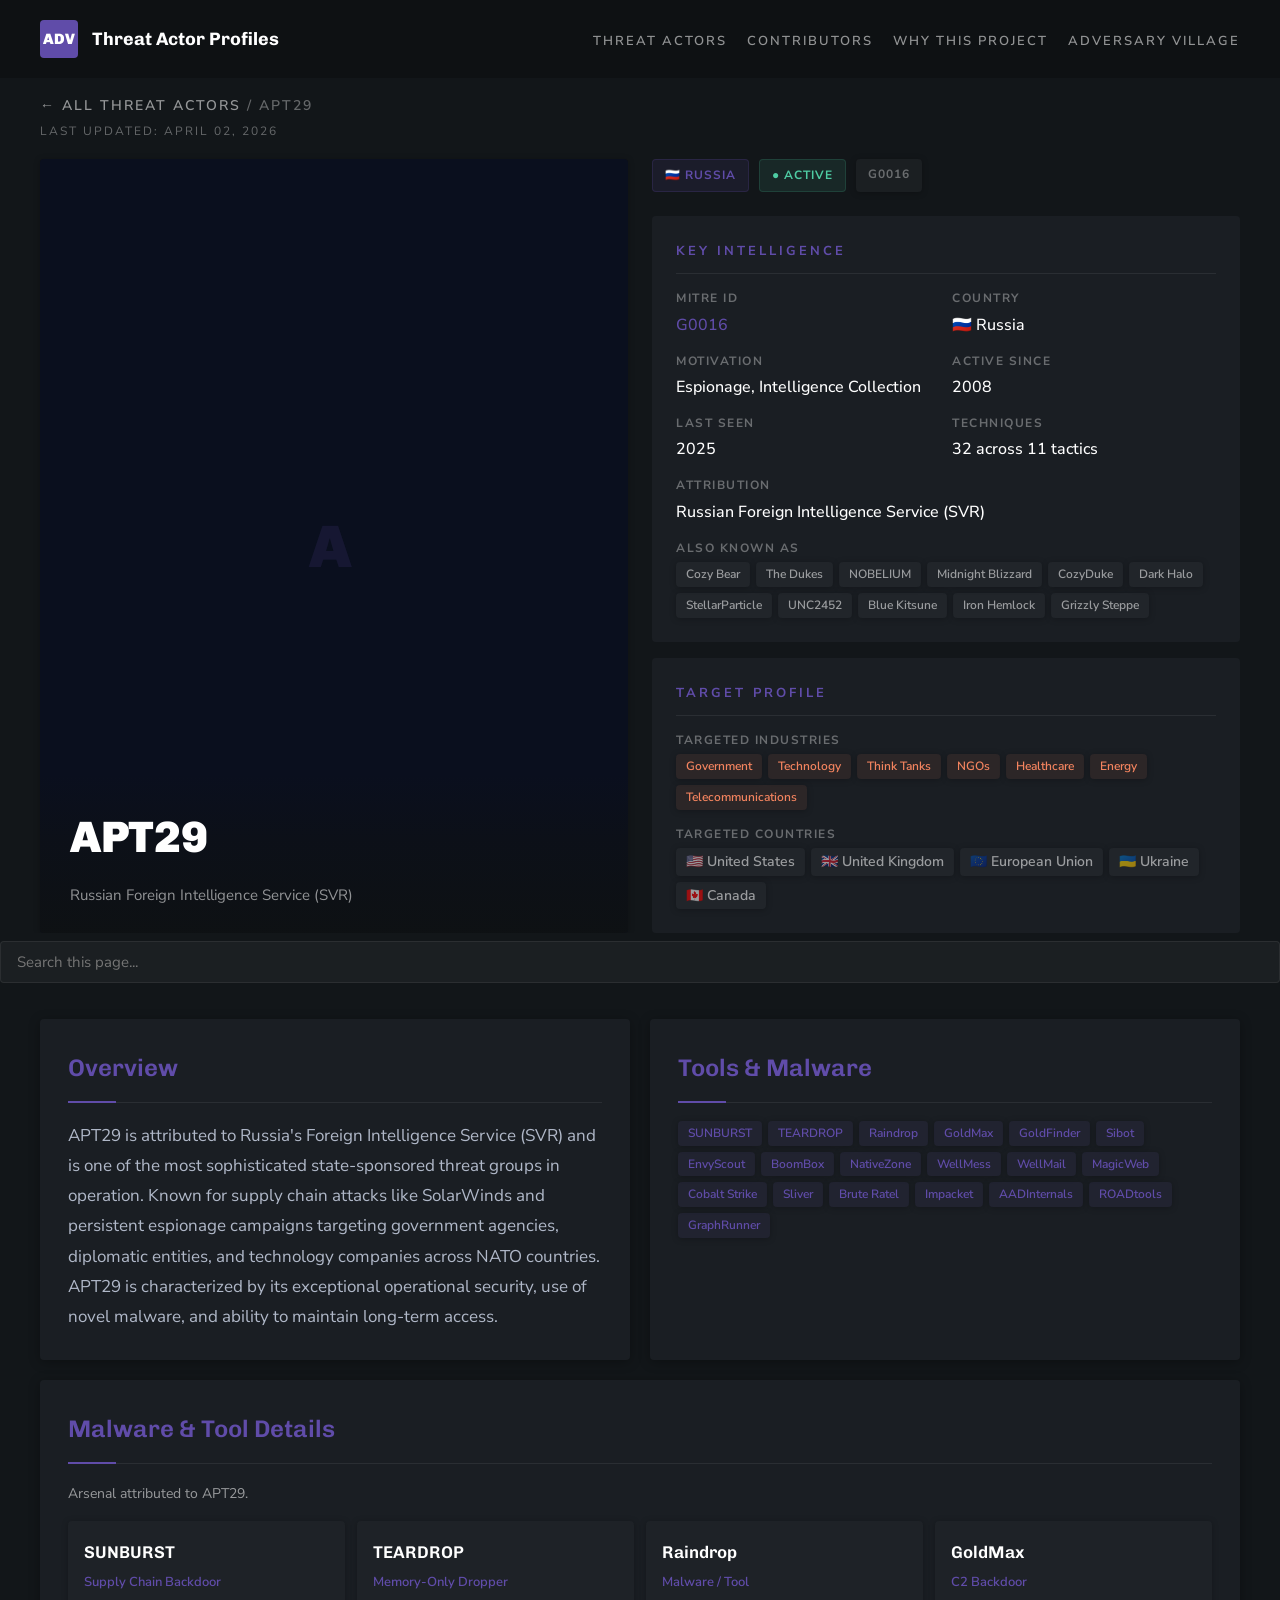
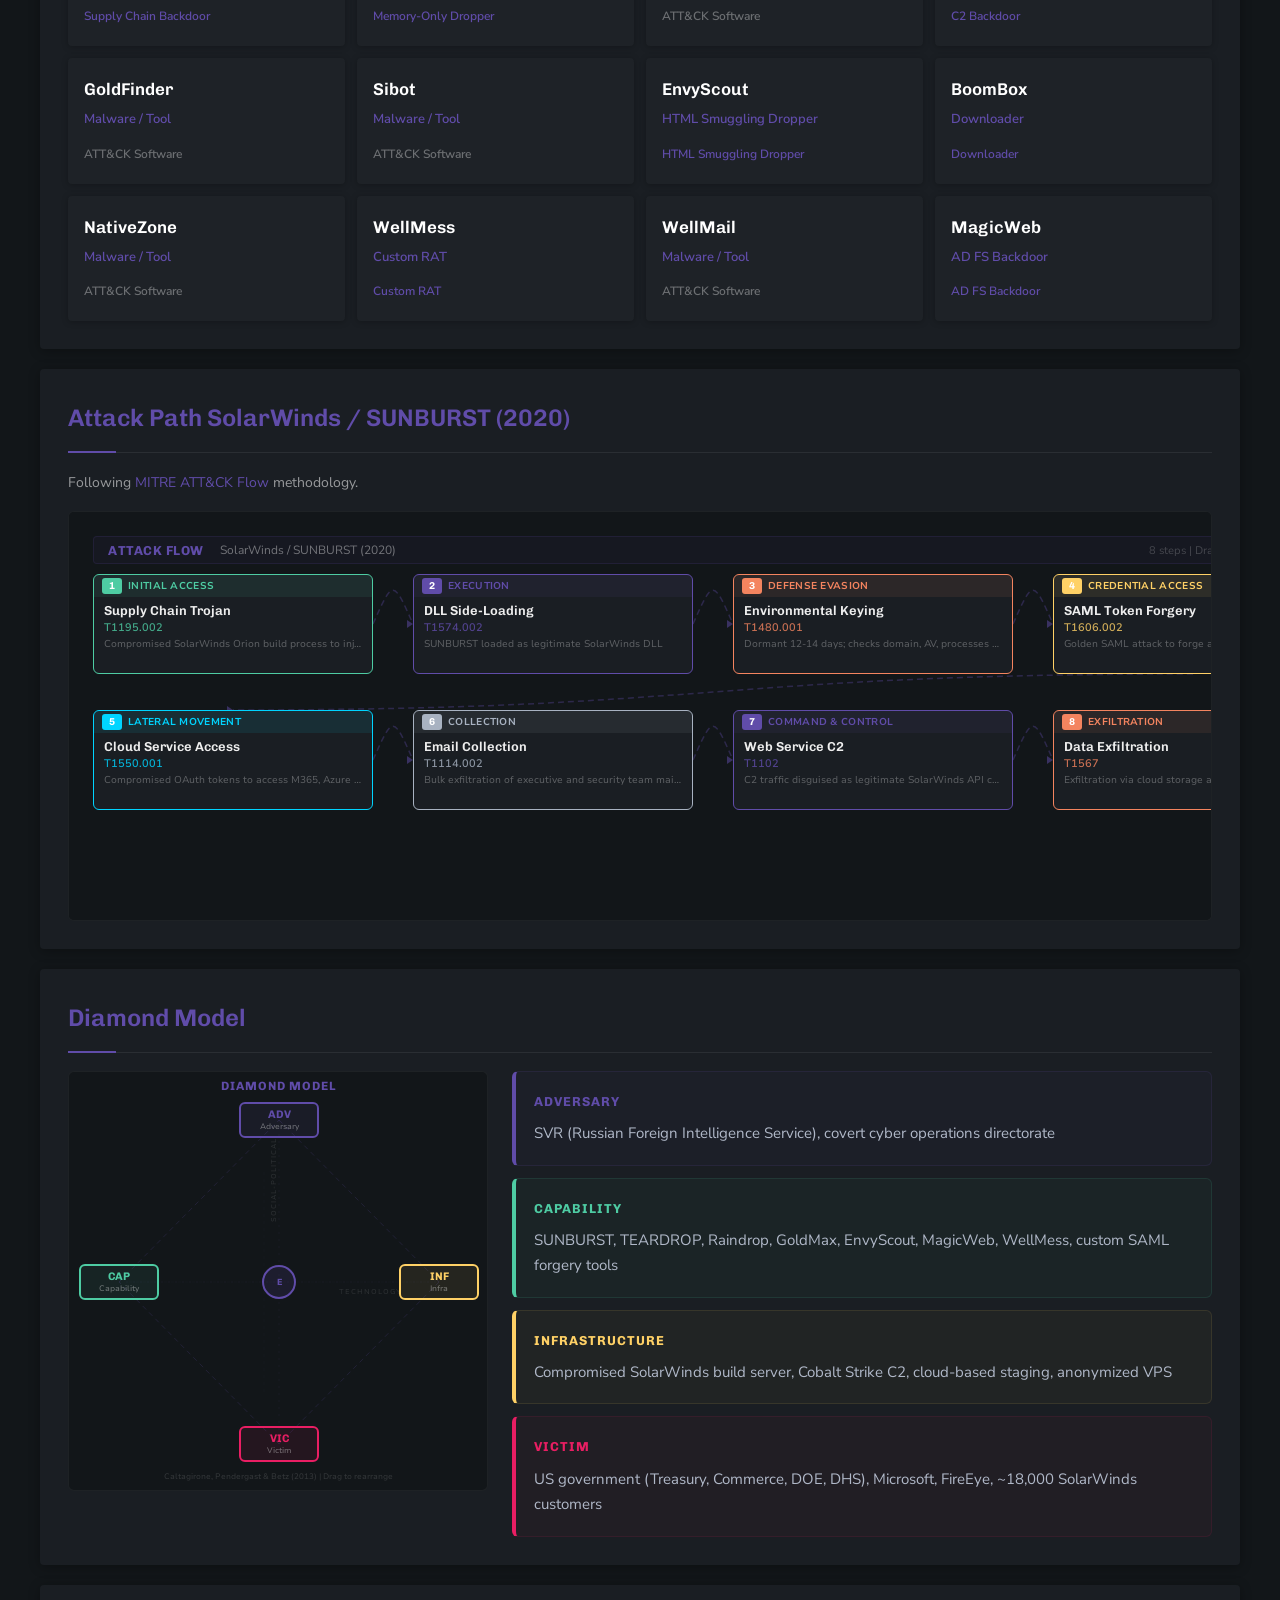
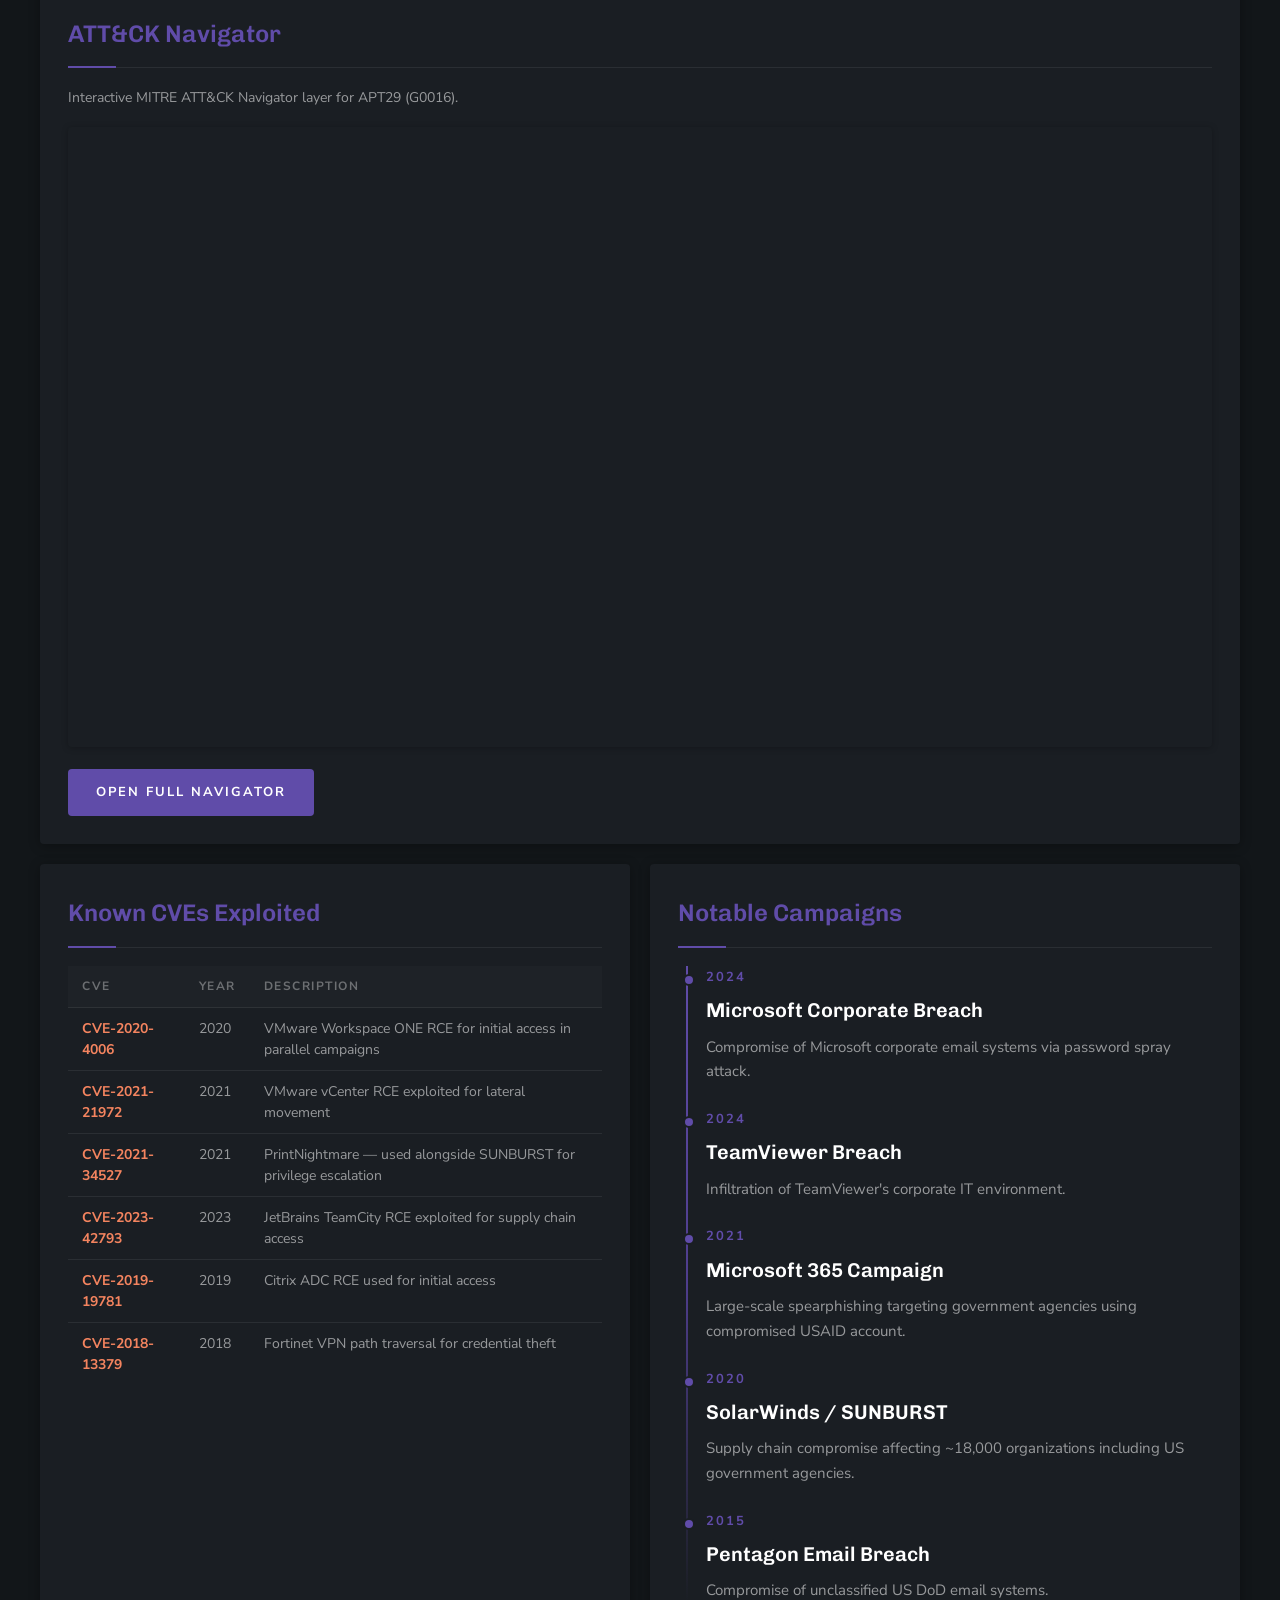
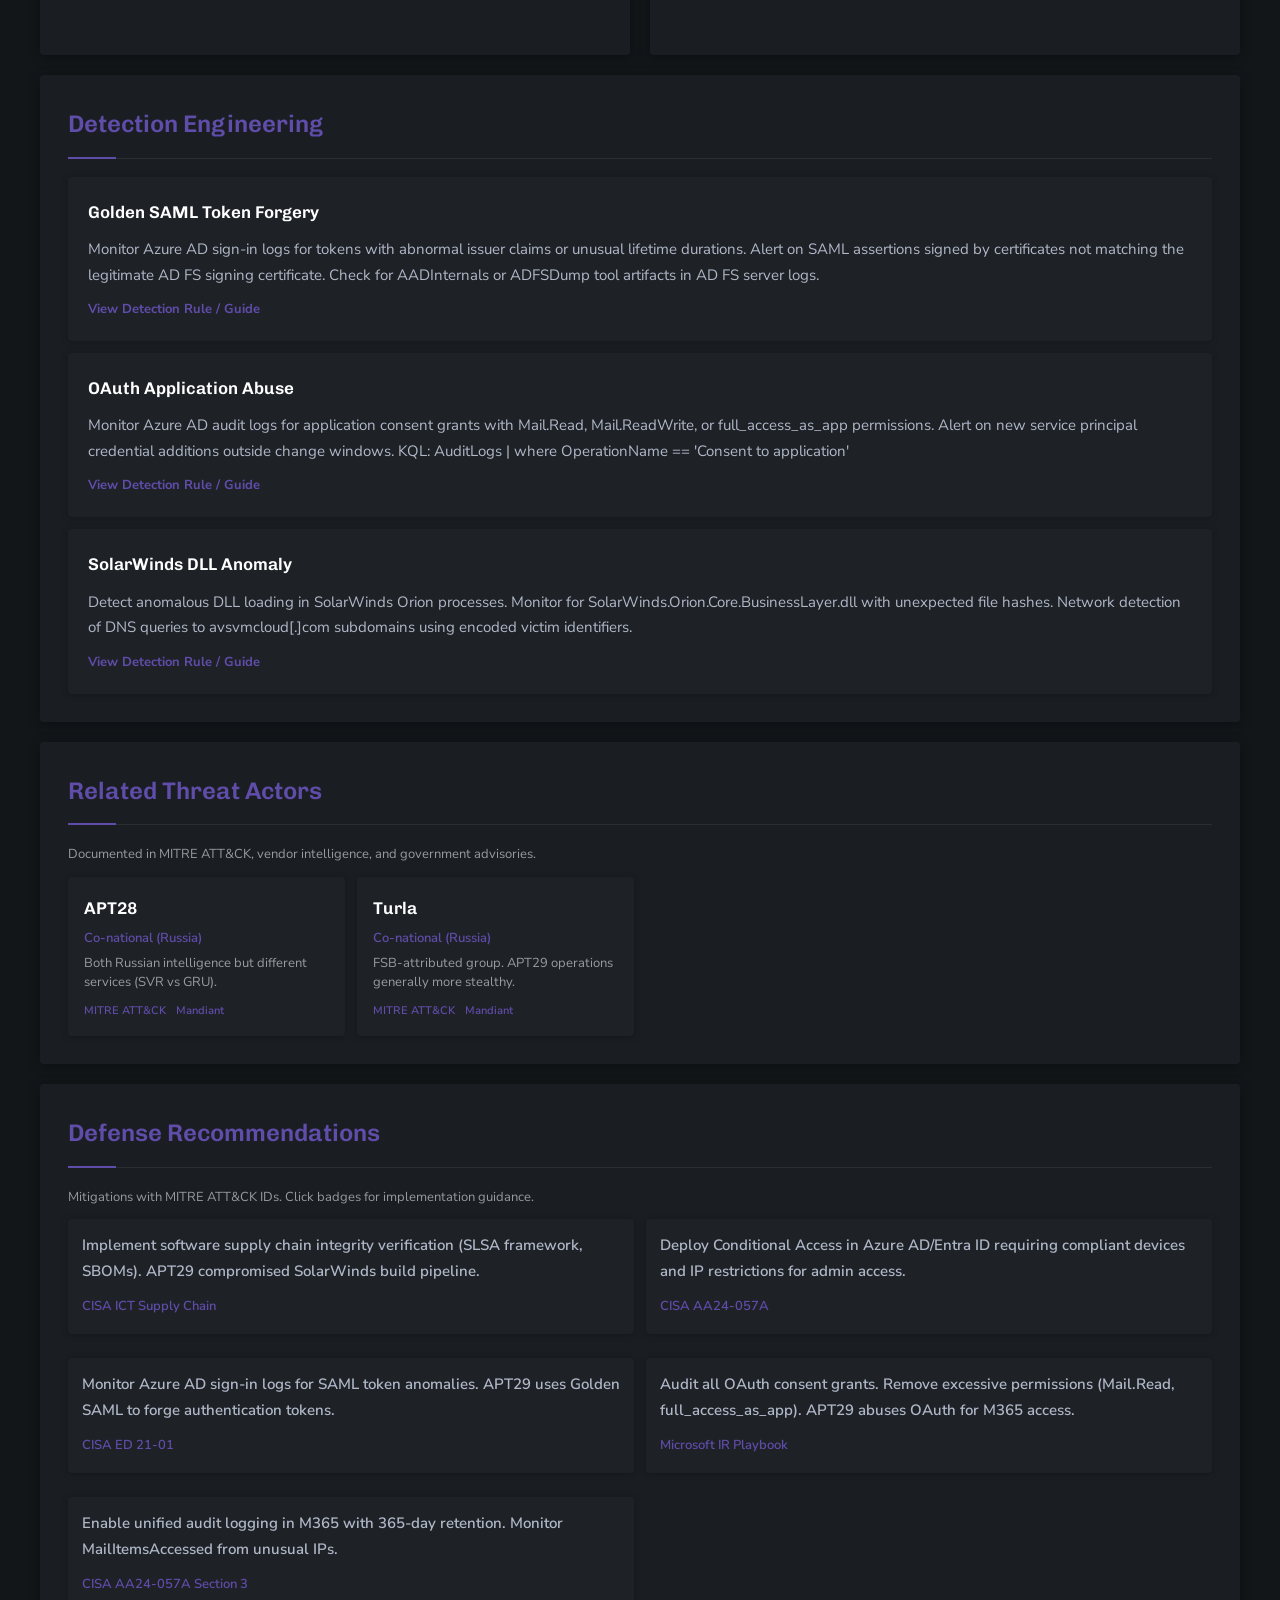
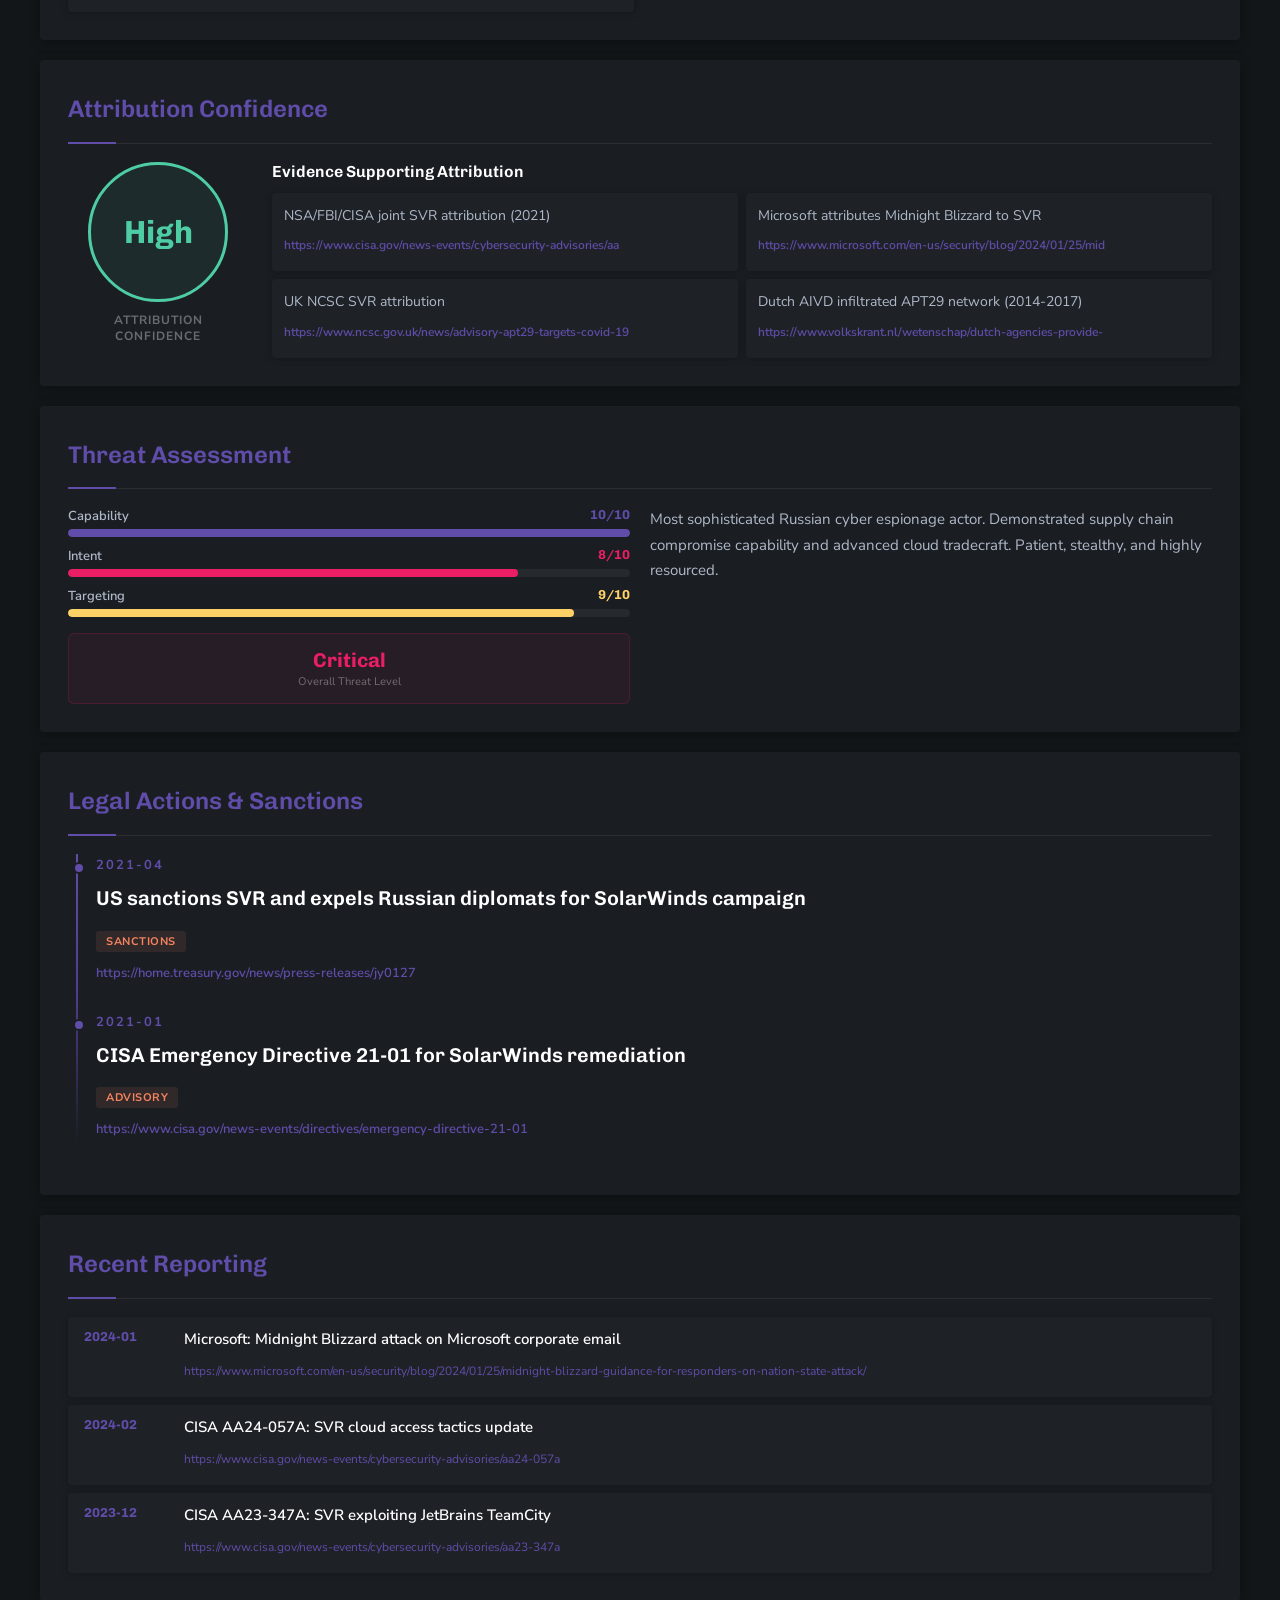
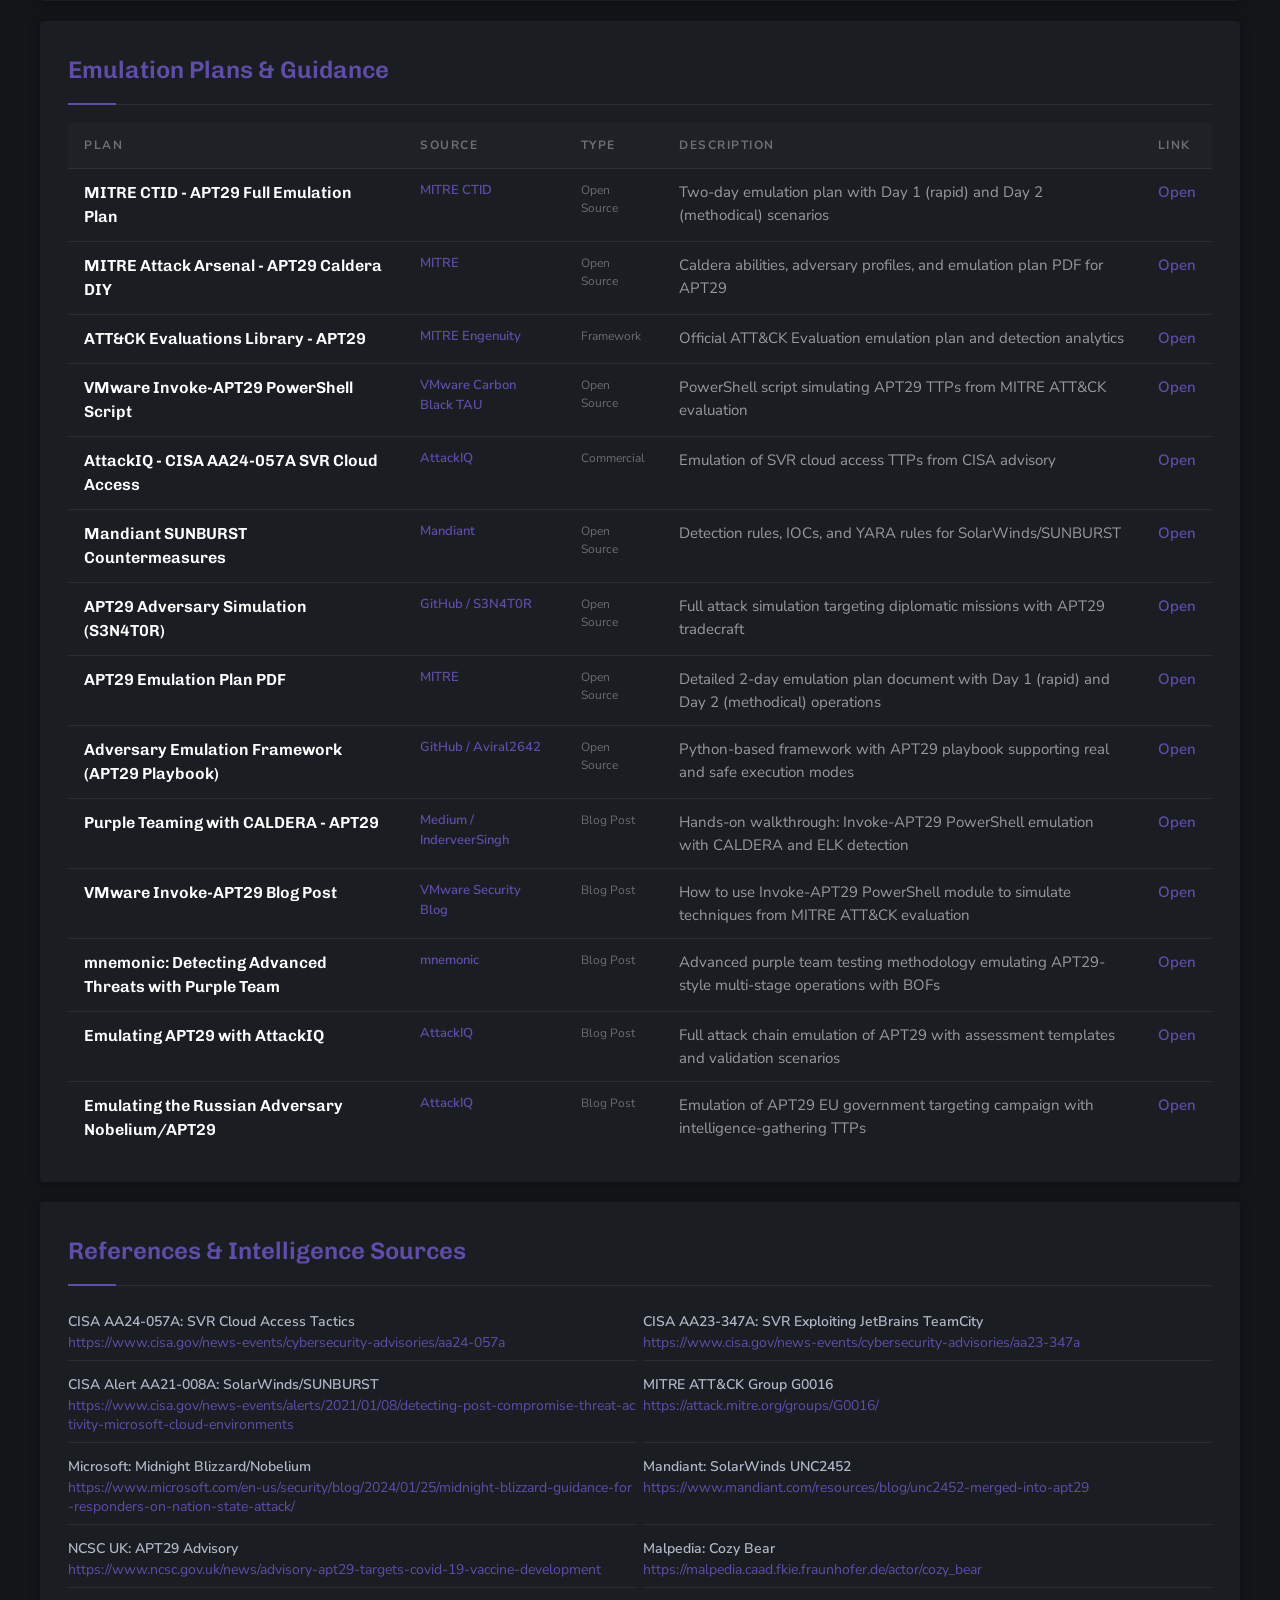
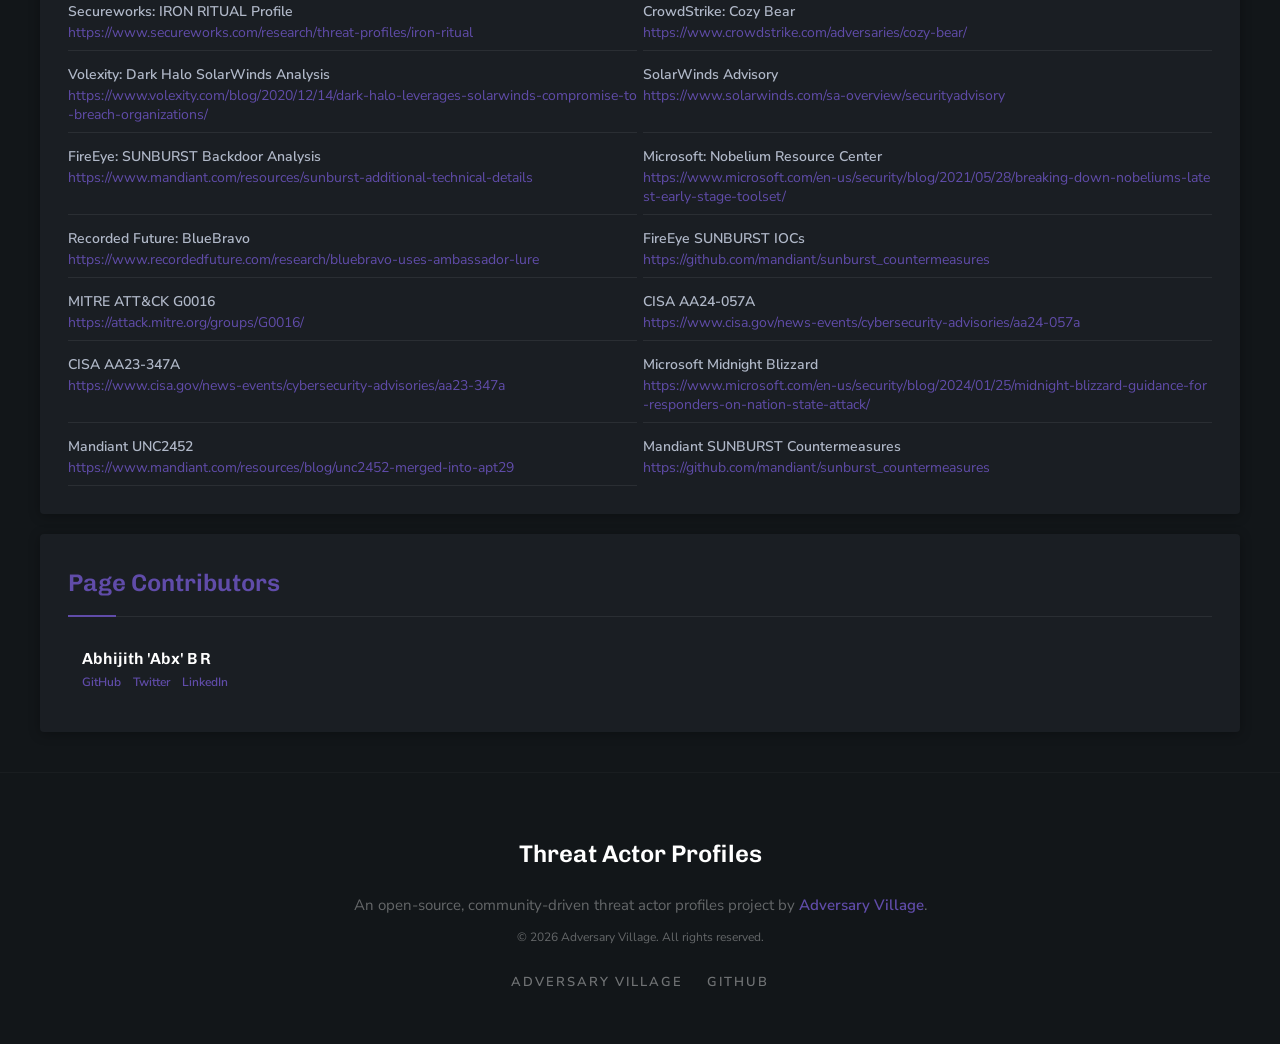
<file: apt29/index.html>
<!DOCTYPE html>
<html lang="en">
<head><meta charset="UTF-8"><meta name="viewport" content="width=device-width,initial-scale=1.0"><title>APT29 | Threat Actor Profiles</title><link rel="stylesheet" href="../css/style.css"><link rel="icon" type="image/svg+xml" href="data:image/svg+xml,
<svg xmlns='http://www.w3.org/2000/svg' viewBox='0 0 100 100'><text y='.9em' font-size='90'>☠️</text>
</svg>">
</head>
<body class="actor-page">
<nav class="nav-bar"><a href="../index.html" class="nav-brand"><div class="nav-brand-icon">ADV</div><div class="nav-brand-text">Threat Actor Profiles</div></a><ul class="nav-links"><li><a href="../">Threat Actors</a></li><li><a href="../contributors/">Contributors</a></li><li><a href="../why/">Why This Project</a></li><li><a href="https://adversaryvillage.org" target="_blank">Adversary Village</a></li>
</ul>
</nav>
<div class="breadcrumb"><a href="../">← All Threat Actors</a> / APT29 <div style="font:400 1.2rem Nunito Sans;color:var(--td);margin-top:.4rem">Last updated: April 02, 2026</div></div>
<div class="actor-hero-split">
<div class="actor-hero-art"><div style="width:100%;height:100%;background:#0a0f1e;display:flex;align-items:center;justify-content:center"><div style="font:900 6rem Chivo;color:rgba(96,76,169,0.15);letter-spacing:8px">A</div></div><div class="art-overlay"><div class="art-name">APT29</div><div class="art-sub">Russian Foreign Intelligence Service (SVR)</div></div></div>
<div class="actor-hero-info"><div class="info-badges"><span class="card-tag tag-country">🇷🇺 Russia</span><span class="card-type-badge badge-nation">Nation-State</span><span class="card-tag tag-active">● Active</span><span class="card-tag" style="background:rgba(255,255,255,0.04);color:var(--td);border:none;box-shadow:0 1px 6px rgba(0,0,0,0.25)">G0016</span></div>
<div class="info-card">
<div class="info-card-title">Key Intelligence</div><div class="info-grid"><div class="info-field"><div class="info-label">MITRE ID</div><div class="info-value"><a href="https://attack.mitre.org/groups/G0016" target="_blank">G0016</a></div></div><div class="info-field"><div class="info-label">Country</div><div class="info-value">🇷🇺 Russia</div></div><div class="info-field"><div class="info-label">Motivation</div><div class="info-value">Espionage, Intelligence Collection</div></div><div class="info-field"><div class="info-label">Active Since</div><div class="info-value">2008</div></div><div class="info-field"><div class="info-label">Last Seen</div><div class="info-value">2025</div></div><div class="info-field"><div class="info-label">Techniques</div><div class="info-value">32 across 11 tactics</div></div><div class="info-field info-full"><div class="info-label">Attribution</div><div class="info-value">Russian Foreign Intelligence Service (SVR)</div></div><div class="info-field info-full"><div class="info-label">Also Known As</div><div class="chip-list"><span class="chip">Cozy Bear</span><span class="chip">The Dukes</span><span class="chip">NOBELIUM</span><span class="chip">Midnight Blizzard</span><span class="chip">CozyDuke</span><span class="chip">Dark Halo</span><span class="chip">StellarParticle</span><span class="chip">UNC2452</span><span class="chip">Blue Kitsune</span><span class="chip">Iron Hemlock</span><span class="chip">Grizzly Steppe</span></div>
</div>
</div>
</div>
<div class="info-card" style="flex:0">
<div class="info-card-title">Target Profile</div><div class="info-grid"><div class="info-field info-full"><div class="info-label">Targeted Industries</div><div class="chip-list"><span class="chip chip-orange">Government</span><span class="chip chip-orange">Technology</span><span class="chip chip-orange">Think Tanks</span><span class="chip chip-orange">NGOs</span><span class="chip chip-orange">Healthcare</span><span class="chip chip-orange">Energy</span><span class="chip chip-orange">Telecommunications</span></div></div><div class="info-field info-full"><div class="info-label">Targeted Countries</div><div class="chip-list"><span class="chip" style="font-size:1.4rem">🇺🇸 United States</span><span class="chip" style="font-size:1.4rem">🇬🇧 United Kingdom</span><span class="chip" style="font-size:1.4rem">🇪🇺 European Union</span><span class="chip" style="font-size:1.4rem">🇺🇦 Ukraine</span><span class="chip" style="font-size:1.4rem">🇨🇦 Canada</span></div>
</div>
</div>
</div></div></div>
<div id="page-search" class="page-search"><input type="text" id="page-search-input" placeholder="Search this page..." ></div>
<script>document.getElementById("page-search-input").addEventListener("input",function(e){var q=e.target.value.toLowerCase();document.querySelectorAll(".content-section,.detect-block").forEach(function(el){if(!q){el.style.display="";return}el.style.display=el.textContent.toLowerCase().includes(q)?"":"none"})});
</script>
<div class="actor-below">
<div class="actor-below-grid">
<div class="content-section">
<h2 class="section-title">Overview</h2><div class="description-text">APT29 is attributed to Russia&#x27;s Foreign Intelligence Service (SVR) and is one of the most sophisticated state-sponsored threat groups in operation. Known for supply chain attacks like SolarWinds and persistent espionage campaigns targeting government agencies, diplomatic entities, and technology companies across NATO countries. APT29 is characterized by its exceptional operational security, use of novel malware, and ability to maintain long-term access.</div></div>
<div class="content-section">
<h2 class="section-title">Tools & Malware</h2><div class="chip-list"><span class="chip chip-purple">SUNBURST</span><span class="chip chip-purple">TEARDROP</span><span class="chip chip-purple">Raindrop</span><span class="chip chip-purple">GoldMax</span><span class="chip chip-purple">GoldFinder</span><span class="chip chip-purple">Sibot</span><span class="chip chip-purple">EnvyScout</span><span class="chip chip-purple">BoomBox</span><span class="chip chip-purple">NativeZone</span><span class="chip chip-purple">WellMess</span><span class="chip chip-purple">WellMail</span><span class="chip chip-purple">MagicWeb</span><span class="chip chip-purple">Cobalt Strike</span><span class="chip chip-purple">Sliver</span><span class="chip chip-purple">Brute Ratel</span><span class="chip chip-purple">Impacket</span><span class="chip chip-purple">AADInternals</span><span class="chip chip-purple">ROADtools</span><span class="chip chip-purple">GraphRunner</span></div></div>
<div class="content-section actor-below-full">
<h2 class="section-title">Malware & Tool Details</h2><p style="color:var(--tm);font-size:1.4rem;margin-bottom:1.4rem">Arsenal attributed to APT29.</p><div class="related-grid"><div class="related-card"><div class="related-card-name">SUNBURST</div><div class="related-card-rel">Supply Chain Backdoor</div><a href="https://attack.mitre.org/software/S0559/" target="_blank" style="display:inline-block;margin-top:.6rem;font-size:1.2rem;font-weight:600;color:var(--p)">Supply Chain Backdoor</a></div><div class="related-card"><div class="related-card-name">TEARDROP</div><div class="related-card-rel">Memory-Only Dropper</div><a href="https://attack.mitre.org/software/S0560/" target="_blank" style="display:inline-block;margin-top:.6rem;font-size:1.2rem;font-weight:600;color:var(--p)">Memory-Only Dropper</a></div><div class="related-card"><div class="related-card-name">Raindrop</div><div class="related-card-rel">Malware / Tool</div><a href="https://attack.mitre.org/software/" target="_blank" style="display:inline-block;margin-top:.6rem;font-size:1.2rem;font-weight:600;color:var(--td)">ATT&CK Software</a></div><div class="related-card"><div class="related-card-name">GoldMax</div><div class="related-card-rel">C2 Backdoor</div><a href="https://attack.mitre.org/software/S0588/" target="_blank" style="display:inline-block;margin-top:.6rem;font-size:1.2rem;font-weight:600;color:var(--p)">C2 Backdoor</a></div><div class="related-card"><div class="related-card-name">GoldFinder</div><div class="related-card-rel">Malware / Tool</div><a href="https://attack.mitre.org/software/" target="_blank" style="display:inline-block;margin-top:.6rem;font-size:1.2rem;font-weight:600;color:var(--td)">ATT&CK Software</a></div><div class="related-card"><div class="related-card-name">Sibot</div><div class="related-card-rel">Malware / Tool</div><a href="https://attack.mitre.org/software/" target="_blank" style="display:inline-block;margin-top:.6rem;font-size:1.2rem;font-weight:600;color:var(--td)">ATT&CK Software</a></div><div class="related-card"><div class="related-card-name">EnvyScout</div><div class="related-card-rel">HTML Smuggling Dropper</div><a href="https://attack.mitre.org/software/S0634/" target="_blank" style="display:inline-block;margin-top:.6rem;font-size:1.2rem;font-weight:600;color:var(--p)">HTML Smuggling Dropper</a></div><div class="related-card"><div class="related-card-name">BoomBox</div><div class="related-card-rel">Downloader</div><a href="https://attack.mitre.org/software/S0635/" target="_blank" style="display:inline-block;margin-top:.6rem;font-size:1.2rem;font-weight:600;color:var(--p)">Downloader</a></div><div class="related-card"><div class="related-card-name">NativeZone</div><div class="related-card-rel">Malware / Tool</div><a href="https://attack.mitre.org/software/" target="_blank" style="display:inline-block;margin-top:.6rem;font-size:1.2rem;font-weight:600;color:var(--td)">ATT&CK Software</a></div><div class="related-card"><div class="related-card-name">WellMess</div><div class="related-card-rel">Custom RAT</div><a href="https://attack.mitre.org/software/S0514/" target="_blank" style="display:inline-block;margin-top:.6rem;font-size:1.2rem;font-weight:600;color:var(--p)">Custom RAT</a></div><div class="related-card"><div class="related-card-name">WellMail</div><div class="related-card-rel">Malware / Tool</div><a href="https://attack.mitre.org/software/" target="_blank" style="display:inline-block;margin-top:.6rem;font-size:1.2rem;font-weight:600;color:var(--td)">ATT&CK Software</a></div><div class="related-card"><div class="related-card-name">MagicWeb</div><div class="related-card-rel">AD FS Backdoor</div><a href="https://www.microsoft.com/en-us/security/blog/2022/08/24/magicweb-nobeliums-post-compromise-trick-to-authenticate-as-anyone/" target="_blank" style="display:inline-block;margin-top:.6rem;font-size:1.2rem;font-weight:600;color:var(--p)">AD FS Backdoor</a></div></div></div>
<div class="content-section actor-below-full">
<h2 class="section-title">Attack Path SolarWinds / SUNBURST (2020)</h2><p style="color:var(--tm);font-size:1.4rem;margin-bottom:1.6rem">Following <a href="https://center-for-threat-informed-defense.github.io/attack-flow/" target="_blank">MITRE ATT&CK Flow</a> methodology.</p><div id="af863006" style="position:relative;width:100%;overflow-x:auto;background:#121619;border-radius:6px;border:1px solid rgba(255,255,255,0.05)"><div id="af863006w" style="position:relative;width:1288px;height:408px;min-height:300px"><div style="position:absolute;left:24px;top:24px;right:24px;height:28px;background:rgba(96,76,169,0.06);border:1px solid rgba(96,76,169,0.15);border-radius:4px;display:flex;align-items:center;padding:0 14px"><span style="font-family:Chivo,sans-serif;font-size:13px;font-weight:700;color:#604ca9;letter-spacing:0.5px">ATTACK FLOW</span><span style="font-family:Nunito Sans,sans-serif;font-size:12px;color:rgba(255,255,255,0.4);margin-left:16px">SolarWinds / SUNBURST (2020)</span><span style="font-family:Nunito Sans,sans-serif;font-size:11px;color:rgba(255,255,255,0.2);margin-left:auto">8 steps | Drag nodes to rearrange</span></div>
<svg id="af863006svg" style="position:absolute;inset:0;width:100%;height:100%;pointer-events:none">
</svg><div id="af863006nodes"></div></div></div>
<script>(function(){var D=[{"i": 0, "x": 24, "y": 62, "tc": "#4ecca3", "tactic": "Initial Access", "step": "Supply Chain Trojan", "tid": "T1195.002", "desc": "Compromised SolarWinds Orion build process to inject SUNBURST"}, {"i": 1, "x": 344, "y": 62, "tc": "#604ca9", "tactic": "Execution", "step": "DLL Side-Loading", "tid": "T1574.002", "desc": "SUNBURST loaded as legitimate SolarWinds DLL"}, {"i": 2, "x": 664, "y": 62, "tc": "#f4845f", "tactic": "Defense Evasion", "step": "Environmental Keying", "tid": "T1480.001", "desc": "Dormant 12-14 days; checks domain, AV, processes before activating"}, {"i": 3, "x": 984, "y": 62, "tc": "#ffd166", "tactic": "Credential Access", "step": "SAML Token Forgery", "tid": "T1606.002", "desc": "Golden SAML attack to forge authentication tokens for cloud access"}, {"i": 4, "x": 24, "y": 198, "tc": "#00d4ff", "tactic": "Lateral Movement", "step": "Cloud Service Access", "tid": "T1550.001", "desc": "Compromised OAuth tokens to access M365, Azure AD"}, {"i": 5, "x": 344, "y": 198, "tc": "#a8b2c1", "tactic": "Collection", "step": "Email Collection", "tid": "T1114.002", "desc": "Bulk exfiltration of executive and security team mailboxes"}, {"i": 6, "x": 664, "y": 198, "tc": "#604ca9", "tactic": "Command & Control", "step": "Web Service C2", "tid": "T1102", "desc": "C2 traffic disguised as legitimate SolarWinds API calls"}, {"i": 7, "x": 984, "y": 198, "tc": "#f4845f", "tactic": "Exfiltration", "step": "Data Exfiltration", "tid": "T1567", "desc": "Exfiltration via cloud storage and encrypted channels"}];var W=280,H=100,ct=document.getElementById("af863006nodes"),sv=document.getElementById("af863006svg");function mkN(){ct.innerHTML="";D.forEach(function(n){var d=document.createElement("div");d.className="afn";d.dataset.idx=n.i;d.style.cssText="position:absolute;left:"+n.x+"px;top:"+n.y+"px;width:"+W+"px;height:"+H+"px;background:#1a1e23;border:1.5px solid "+n.tc+";border-radius:6px;cursor:grab;user-select:none;overflow:hidden;transition:box-shadow 0.2s";d.innerHTML='<div style="height:22px;background:'+n.tc+'15;display:flex;align-items:center;padding:0 8px"><span style="background:'+n.tc+';color:#fff;font:700 10px Chivo;padding:2px 7px;border-radius:3px;margin-right:6px">'+(n.i+1)+'</span><span style="font:700 10px Nunito Sans;color:'+n.tc+';letter-spacing:0.3px">'+n.tactic.toUpperCase().slice(0,24)+'</span></div><div style="padding:6px 10px"><div style="font:600 13px Chivo;color:#eee;white-space:nowrap;overflow:hidden;text-overflow:ellipsis">'+n.step+'</div><div style="font:600 11px Nunito Sans;color:'+n.tc+';opacity:0.8;margin-top:2px">'+n.tid+'</div><div style="font:400 10px Nunito Sans;color:rgba(255,255,255,0.3);margin-top:2px;white-space:nowrap;overflow:hidden;text-overflow:ellipsis">'+n.desc+'</div></div>';d.title=n.step+"\n"+n.tactic+"\n"+n.tid+"\n"+n.desc;ct.appendChild(d)})}function mkE(){var s="";for(var i=1;i<D.length;i++){var a=D[i-1],b=D[i];var x1=a.x+W,y1=a.y+H/2,x2=b.x,y2=b.y+H/2;if(b.x<=a.x){x1=a.x+W/2;y1=a.y+H;x2=b.x+W/2;y2=b.y}var mx=(x1+x2)/2;var cyo=y1===y2?-45:0;s+='<path d="M'+x1+' '+y1+' C'+mx+' '+(y1+cyo)+' '+mx+' '+(y2+cyo)+' '+x2+' '+y2+'" fill="none" stroke="rgba(96,76,169,0.35)" stroke-width="1.5" stroke-dasharray="6 4"/>';s+='<polygon points="'+(x2-6)+','+(y2-4)+' '+x2+','+y2+' '+(x2-6)+','+(y2+4)+'" fill="rgba(96,76,169,0.5)"/>'}sv.innerHTML=s}mkN();mkE();var drag=null,ox=0,oy=0;ct.addEventListener("mousedown",function(e){var t=e.target.closest(".afn");if(!t)return;drag=t;var r=t.getBoundingClientRect();ox=e.clientX-r.left;oy=e.clientY-r.top;t.style.cursor="grabbing";t.style.zIndex=10;t.style.boxShadow="0 8px 32px rgba(96,76,169,0.3)";e.preventDefault()});document.addEventListener("mousemove",function(e){if(!drag)return;var p=ct.getBoundingClientRect();var nx=e.clientX-p.left-ox,ny=e.clientY-p.top-oy;drag.style.left=nx+"px";drag.style.top=ny+"px";var idx=+drag.dataset.idx;D[idx].x=nx;D[idx].y=ny;mkE()});document.addEventListener("mouseup",function(){if(drag){drag.style.cursor="grab";drag.style.zIndex=1;drag.style.boxShadow="none";drag=null}});ct.addEventListener("touchstart",function(e){var t=e.target.closest(".afn");if(!t)return;drag=t;var r=t.getBoundingClientRect();ox=e.touches[0].clientX-r.left;oy=e.touches[0].clientY-r.top;t.style.zIndex=10;e.preventDefault()},{passive:false});document.addEventListener("touchmove",function(e){if(!drag)return;var p=ct.getBoundingClientRect();var nx=e.touches[0].clientX-p.left-ox,ny=e.touches[0].clientY-p.top-oy;drag.style.left=nx+"px";drag.style.top=ny+"px";D[+drag.dataset.idx].x=nx;D[+drag.dataset.idx].y=ny;mkE()},{passive:false});document.addEventListener("touchend",function(){if(drag){drag.style.zIndex=1;drag=null}})})();
</script></div>
<div class="content-section actor-below-full">
<h2 class="section-title">Diamond Model</h2><div class="grid-2col-wide"><div id="dm672337" style="position:relative;width:420px;height:420px;background:#121619;border-radius:6px;border:1px solid rgba(255,255,255,0.05)">
<svg id="dm672337svg" style="position:absolute;inset:0;width:100%;height:100%;pointer-events:none">
</svg><div id="dm672337n"></div><div style="position:absolute;bottom:8px;left:0;right:0;text-align:center;font:8px Nunito Sans;color:rgba(255,255,255,0.15)">Caltagirone, Pendergast &amp; Betz (2013) | Drag to rearrange</div></div><div style="display:flex;flex-direction:column;gap:1.2rem"><div class="panel-purple"><div class="panel-label" style="color:#604ca9">ADVERSARY</div><div class="panel-body">SVR (Russian Foreign Intelligence Service), covert cyber operations directorate</div></div><div class="panel-green"><div class="panel-label" style="color:#4ecca3">CAPABILITY</div><div class="panel-body">SUNBURST, TEARDROP, Raindrop, GoldMax, EnvyScout, MagicWeb, WellMess, custom SAML forgery tools</div></div><div class="panel-yellow"><div class="panel-label" style="color:#ffd166">INFRASTRUCTURE</div><div class="panel-body">Compromised SolarWinds build server, Cobalt Strike C2, cloud-based staging, anonymized VPS</div></div><div class="panel-pink"><div class="panel-label" style="color:#E91E63">VICTIM</div><div class="panel-body">US government (Treasury, Commerce, DOE, DHS), Microsoft, FireEye, ~18,000 SolarWinds customers</div>
</div>
</div>
</div>
<script>(function(){var ct=document.getElementById("dm672337n"),sv=document.getElementById("dm672337svg");var ns=[{id:0,x:170,y:30,w:80,h:36,label:"ADV",sub:"Adversary",c:"#604ca9",bg:"rgba(96,76,169,0.1)"},{id:1,x:170,y:354,w:80,h:36,label:"VIC",sub:"Victim",c:"#E91E63",bg:"rgba(233,30,99,0.08)"},{id:2,x:10,y:192,w:80,h:36,label:"CAP",sub:"Capability",c:"#4ecca3",bg:"rgba(78,204,163,0.08)"},{id:3,x:330,y:192,w:80,h:36,label:"INF",sub:"Infra",c:"#ffd166",bg:"rgba(255,209,102,0.08)"},{id:4,x:193,y:193,w:34,h:34,label:"E",sub:"Event",c:"#604ca9",bg:"rgba(96,76,169,0.15)"}];var edges=[[0,3],[3,1],[1,2],[2,0],[0,1],[2,3]];function mk(){ct.innerHTML="";ns.forEach(function(n){var d=document.createElement("div");d.dataset.idx=n.id;d.style.cssText="position:absolute;left:"+n.x+"px;top:"+n.y+"px;width:"+n.w+"px;height:"+n.h+"px;background:"+n.bg+";border:2px solid "+n.c+";border-radius:"+(n.id===4?"50%":"6px")+";cursor:grab;display:flex;flex-direction:column;align-items:center;justify-content:center;user-select:none;z-index:2;transition:box-shadow 0.2s";d.innerHTML='<span style="font:700 '+(n.id===4?'9':'11')+'px Chivo;color:'+n.c+'">'+n.label+'</span>'+(n.id!==4?'<span style="font:400 8px Nunito Sans;color:rgba(255,255,255,0.4)">'+n.sub+'</span>':'');d.title=n.sub;ct.appendChild(d)})}function mkE(){var s='<text x="210" y="18" font-family="Chivo" font-size="12" font-weight="700" fill="#604ca9" text-anchor="middle" letter-spacing="1">DIAMOND MODEL</text>';s+='<line x1="195" y1="100" x2="195" y2="320" stroke="#604ca9" stroke-width="0.5" opacity="0.08" stroke-dasharray="3 4"/>';s+='<line x1="60" y1="210" x2="370" y2="210" stroke="#604ca9" stroke-width="0.5" opacity="0.08" stroke-dasharray="3 4"/>';s+='<text x="207" y="150" font-family="Nunito Sans" font-size="7" fill="rgba(255,255,255,0.12)" letter-spacing="1" transform="rotate(-90,207,150)">SOCIAL-POLITICAL</text>';s+='<text x="270" y="222" font-family="Nunito Sans" font-size="7" fill="rgba(255,255,255,0.12)" letter-spacing="1">TECHNOLOGY</text>';edges.forEach(function(e,i){var a=ns[e[0]],b=ns[e[1]];var x1=a.x+a.w/2,y1=a.y+a.h/2,x2=b.x+b.w/2,y2=b.y+b.h/2;var dash=i>=4?"2 5":"5 4",op=i>=4?"0.08":"0.2";s+='<line x1="'+x1+'" y1="'+y1+'" x2="'+x2+'" y2="'+y2+'" stroke="#604ca9" stroke-width="1" opacity="'+op+'" stroke-dasharray="'+dash+'"/>'});sv.innerHTML=s}mk();mkE();var drag=null,ox=0,oy=0;ct.addEventListener("mousedown",function(e){var t=e.target.closest("[data-idx]");if(!t)return;drag=t;var r=t.getBoundingClientRect();ox=e.clientX-r.left;oy=e.clientY-r.top;t.style.cursor="grabbing";t.style.zIndex=10;t.style.boxShadow="0 4px 20px rgba(96,76,169,0.3)";e.preventDefault()});document.addEventListener("mousemove",function(e){if(!drag)return;var p=document.getElementById("dm672337").getBoundingClientRect();var nx=e.clientX-p.left-ox,ny=e.clientY-p.top-oy;drag.style.left=nx+"px";drag.style.top=ny+"px";var idx=+drag.dataset.idx;ns[idx].x=nx;ns[idx].y=ny;mkE()});document.addEventListener("mouseup",function(){if(drag){drag.style.cursor="grab";drag.style.zIndex=2;drag.style.boxShadow="none";drag=null}})})();
</script></div>
<div class="content-section actor-below-full">
<h2 class="section-title">ATT&CK Navigator</h2><p style="color:var(--tm);font-size:1.4rem;margin-bottom:1.6rem">Interactive MITRE ATT&CK Navigator layer for APT29 (G0016).</p><div style="position:relative"><div id="nav-skel-apt29" class="nav-skel"><div class="nav-spinner"></div><div style="font-size:1.3rem;color:var(--td)">Loading ATT&CK Navigator...</div></div>
<iframe class="navigator-frame" src="https://mitre-attack.github.io/attack-navigator/#layerURL=https%3A%2F%2Fattack.mitre.org%2Fgroups%2FG0016%2FG0016-enterprise-layer.json" title="ATT&CK Navigator" loading="lazy" sandbox="allow-scripts allow-same-origin allow-popups" onload="var s=document.getElementById('nav-skel-'+'apt29');if(s)s.style.display='none'"></iframe></div><a href="https://mitre-attack.github.io/attack-navigator/#layerURL=https%3A%2F%2Fattack.mitre.org%2Fgroups%2FG0016%2FG0016-enterprise-layer.json" target="_blank" class="navigator-link">Open Full Navigator</a></div>
<div class="content-section">
<h2 class="section-title">Known CVEs Exploited</h2>
<table class="cve-table">
<thead><tr><th>CVE</th><th>Year</th><th>Description</th></tr>
</thead>
<tbody><tr><td class="cve-id"><a href="https://nvd.nist.gov/vuln/detail/CVE-2020-4006" target="_blank">CVE-2020-4006</a></td><td>2020</td><td>VMware Workspace ONE RCE for initial access in parallel campaigns</td></tr><tr><td class="cve-id"><a href="https://nvd.nist.gov/vuln/detail/CVE-2021-21972" target="_blank">CVE-2021-21972</a></td><td>2021</td><td>VMware vCenter RCE exploited for lateral movement</td></tr><tr><td class="cve-id"><a href="https://nvd.nist.gov/vuln/detail/CVE-2021-34527" target="_blank">CVE-2021-34527</a></td><td>2021</td><td>PrintNightmare — used alongside SUNBURST for privilege escalation</td></tr><tr><td class="cve-id"><a href="https://nvd.nist.gov/vuln/detail/CVE-2023-42793" target="_blank">CVE-2023-42793</a></td><td>2023</td><td>JetBrains TeamCity RCE exploited for supply chain access</td></tr><tr><td class="cve-id"><a href="https://nvd.nist.gov/vuln/detail/CVE-2019-19781" target="_blank">CVE-2019-19781</a></td><td>2019</td><td>Citrix ADC RCE used for initial access</td></tr><tr><td class="cve-id"><a href="https://nvd.nist.gov/vuln/detail/CVE-2018-13379" target="_blank">CVE-2018-13379</a></td><td>2018</td><td>Fortinet VPN path traversal for credential theft</td></tr>
</tbody>
</table></div>
<div class="content-section">
<h2 class="section-title">Notable Campaigns</h2>
<div class="campaign-timeline"><div class="campaign-item"><div class="campaign-year">2024</div><div class="campaign-name">Microsoft Corporate Breach</div><div class="campaign-desc">Compromise of Microsoft corporate email systems via password spray attack.</div></div><div class="campaign-item"><div class="campaign-year">2024</div><div class="campaign-name">TeamViewer Breach</div><div class="campaign-desc">Infiltration of TeamViewer&#x27;s corporate IT environment.</div></div><div class="campaign-item"><div class="campaign-year">2021</div><div class="campaign-name">Microsoft 365 Campaign</div><div class="campaign-desc">Large-scale spearphishing targeting government agencies using compromised USAID account.</div></div><div class="campaign-item"><div class="campaign-year">2020</div><div class="campaign-name">SolarWinds / SUNBURST</div><div class="campaign-desc">Supply chain compromise affecting ~18,000 organizations including US government agencies.</div></div><div class="campaign-item"><div class="campaign-year">2015</div><div class="campaign-name">Pentagon Email Breach</div><div class="campaign-desc">Compromise of unclassified US DoD email systems.</div>
</div>
</div>
</div>
<div class="content-section actor-below-full">
<h2 class="section-title">Detection Engineering</h2><div class="detect-block"><div class="detect-block-title">Golden SAML Token Forgery</div><div class="detect-block-content" style="font-size:1.5rem;line-height:1.7">Monitor Azure AD sign-in logs for tokens with abnormal issuer claims or unusual lifetime durations. Alert on SAML assertions signed by certificates not matching the legitimate AD FS signing certificate. Check for AADInternals or ADFSDump tool artifacts in AD FS server logs.</div><div style="margin-top:1rem;display:flex;gap:1.2rem;flex-wrap:wrap"><a href="https://www.microsoft.com/en-us/security/blog/2024/01/25/midnight-blizzard-guidance-for-responders-on-nation-state-attack/" target="_blank" style="font-size:1.3rem;font-weight:700;color:var(--p)">View Detection Rule / Guide</a></div></div><div class="detect-block"><div class="detect-block-title">OAuth Application Abuse</div><div class="detect-block-content" style="font-size:1.5rem;line-height:1.7">Monitor Azure AD audit logs for application consent grants with Mail.Read, Mail.ReadWrite, or full_access_as_app permissions. Alert on new service principal credential additions outside change windows. KQL: AuditLogs | where OperationName == &#x27;Consent to application&#x27;</div><div style="margin-top:1rem;display:flex;gap:1.2rem;flex-wrap:wrap"><a href="https://learn.microsoft.com/en-us/security/operations/incident-response-playbook-app-consent" target="_blank" style="font-size:1.3rem;font-weight:700;color:var(--p)">View Detection Rule / Guide</a></div></div><div class="detect-block"><div class="detect-block-title">SolarWinds DLL Anomaly</div><div class="detect-block-content" style="font-size:1.5rem;line-height:1.7">Detect anomalous DLL loading in SolarWinds Orion processes. Monitor for SolarWinds.Orion.Core.BusinessLayer.dll with unexpected file hashes. Network detection of DNS queries to avsvmcloud[.]com subdomains using encoded victim identifiers.</div><div style="margin-top:1rem;display:flex;gap:1.2rem;flex-wrap:wrap"><a href="https://github.com/mandiant/sunburst_countermeasures" target="_blank" style="font-size:1.3rem;font-weight:700;color:var(--p)">View Detection Rule / Guide</a></div></div></div>
<div class="content-section actor-below-full">
<h2 class="section-title">Related Threat Actors</h2><p style="color:var(--tm);font-size:1.3rem;margin-bottom:1rem">Documented in MITRE ATT&CK, vendor intelligence, and government advisories.</p><div class="related-grid"><div class="related-card"><div class="related-card-name">APT28</div><div class="related-card-rel">Co-national (Russia)</div><div class="related-card-desc">Both Russian intelligence but different services (SVR vs GRU).</div><div style="margin-top:.8rem;display:flex;gap:1rem"><a href="https://attack.mitre.org/groups/" target="_blank" style="font-size:1.1rem;font-weight:600;color:var(--p)">MITRE ATT&CK</a><a href="https://www.mandiant.com/resources/blog?search=APT28" target="_blank" style="font-size:1.1rem;font-weight:600;color:var(--p)">Mandiant</a></div></div><div class="related-card"><div class="related-card-name">Turla</div><div class="related-card-rel">Co-national (Russia)</div><div class="related-card-desc">FSB-attributed group. APT29 operations generally more stealthy.</div><div style="margin-top:.8rem;display:flex;gap:1rem"><a href="https://attack.mitre.org/groups/" target="_blank" style="font-size:1.1rem;font-weight:600;color:var(--p)">MITRE ATT&CK</a><a href="https://www.mandiant.com/resources/blog?search=Turla" target="_blank" style="font-size:1.1rem;font-weight:600;color:var(--p)">Mandiant</a></div>
</div>
</div>
</div>
<div class="content-section actor-below-full">
<h2 class="section-title">Defense Recommendations</h2><p style="color:var(--tm);font-size:1.3rem;margin-bottom:1rem">Mitigations with MITRE ATT&CK IDs. Click badges for implementation guidance.</p>
<div class="detail-grid"><div class="detect-block" style="padding:1.4rem"><div style="font:600 1.5rem Nunito Sans;color:var(--t2);line-height:1.7;margin-bottom:.4rem">Implement software supply chain integrity verification (SLSA framework, SBOMs). APT29 compromised SolarWinds build pipeline.</div><a href="https://www.cisa.gov/supply-chain-compromise" target="_blank" style="font:600 1.3rem Nunito Sans;color:#604ca9;display:inline-block;margin-top:.6rem">CISA ICT Supply Chain</a></div><div class="detect-block" style="padding:1.4rem"><div style="font:600 1.5rem Nunito Sans;color:var(--t2);line-height:1.7;margin-bottom:.4rem">Deploy Conditional Access in Azure AD/Entra ID requiring compliant devices and IP restrictions for admin access.</div><a href="https://www.cisa.gov/news-events/cybersecurity-advisories/aa24-057a" target="_blank" style="font:600 1.3rem Nunito Sans;color:#604ca9;display:inline-block;margin-top:.6rem">CISA AA24-057A</a></div><div class="detect-block" style="padding:1.4rem"><div style="font:600 1.5rem Nunito Sans;color:var(--t2);line-height:1.7;margin-bottom:.4rem">Monitor Azure AD sign-in logs for SAML token anomalies. APT29 uses Golden SAML to forge authentication tokens.</div><a href="https://www.cisa.gov/news-events/directives/emergency-directive-21-01" target="_blank" style="font:600 1.3rem Nunito Sans;color:#604ca9;display:inline-block;margin-top:.6rem">CISA ED 21-01</a></div><div class="detect-block" style="padding:1.4rem"><div style="font:600 1.5rem Nunito Sans;color:var(--t2);line-height:1.7;margin-bottom:.4rem">Audit all OAuth consent grants. Remove excessive permissions (Mail.Read, full_access_as_app). APT29 abuses OAuth for M365 access.</div><a href="https://learn.microsoft.com/en-us/security/operations/incident-response-playbook-app-consent" target="_blank" style="font:600 1.3rem Nunito Sans;color:#604ca9;display:inline-block;margin-top:.6rem">Microsoft IR Playbook</a></div><div class="detect-block" style="padding:1.4rem"><div style="font:600 1.5rem Nunito Sans;color:var(--t2);line-height:1.7;margin-bottom:.4rem">Enable unified audit logging in M365 with 365-day retention. Monitor MailItemsAccessed from unusual IPs.</div><a href="https://www.cisa.gov/news-events/cybersecurity-advisories/aa24-057a" target="_blank" style="font:600 1.3rem Nunito Sans;color:#604ca9;display:inline-block;margin-top:.6rem">CISA AA24-057A Section 3</a></div></div></div>
<div class="content-section actor-below-full">
<h2 class="section-title">Attribution Confidence</h2><div class="grid-2col-wide" style="grid-template-columns:180px 1fr"><div style="display:flex;flex-direction:column;align-items:center;gap:1rem"><div style="width:140px;height:140px;border-radius:50%;background:#4ecca312;border:3px solid #4ecca3;display:flex;flex-direction:column;align-items:center;justify-content:center"><div style="font:700 3.2rem Chivo;color:#4ecca3">High</div></div><div style="font:700 1.2rem Nunito Sans;color:var(--td);letter-spacing:1px;text-transform:uppercase;text-align:center">Attribution<br>Confidence</div></div><div><div style="font:600 1.6rem Chivo;color:#fff;margin-bottom:1.2rem">Evidence Supporting Attribution</div><div style="display:grid;grid-template-columns:1fr 1fr;gap:.8rem"><div style="padding:1.2rem;background:rgba(255,255,255,0.02);border:none;box-shadow:0 1px 6px rgba(0,0,0,0.25);border-radius:4px"><div style="font-size:1.4rem;color:var(--t2);line-height:1.6">NSA/FBI/CISA joint SVR attribution (2021)</div><a href="https://www.cisa.gov/news-events/cybersecurity-advisories/aa24-057a" target="_blank" style="font:600 1.2rem Nunito Sans;color:#604ca9;margin-top:.4rem;display:inline-block">https://www.cisa.gov/news-events/cybersecurity-advisories/aa</a></div><div style="padding:1.2rem;background:rgba(255,255,255,0.02);border:none;box-shadow:0 1px 6px rgba(0,0,0,0.25);border-radius:4px"><div style="font-size:1.4rem;color:var(--t2);line-height:1.6">Microsoft attributes Midnight Blizzard to SVR</div><a href="https://www.microsoft.com/en-us/security/blog/2024/01/25/midnight-blizzard-guidance-for-responders-on-nation-state-attack/" target="_blank" style="font:600 1.2rem Nunito Sans;color:#604ca9;margin-top:.4rem;display:inline-block">https://www.microsoft.com/en-us/security/blog/2024/01/25/mid</a></div><div style="padding:1.2rem;background:rgba(255,255,255,0.02);border:none;box-shadow:0 1px 6px rgba(0,0,0,0.25);border-radius:4px"><div style="font-size:1.4rem;color:var(--t2);line-height:1.6">UK NCSC SVR attribution</div><a href="https://www.ncsc.gov.uk/news/advisory-apt29-targets-covid-19-vaccine-development" target="_blank" style="font:600 1.2rem Nunito Sans;color:#604ca9;margin-top:.4rem;display:inline-block">https://www.ncsc.gov.uk/news/advisory-apt29-targets-covid-19</a></div><div style="padding:1.2rem;background:rgba(255,255,255,0.02);border:none;box-shadow:0 1px 6px rgba(0,0,0,0.25);border-radius:4px"><div style="font-size:1.4rem;color:var(--t2);line-height:1.6">Dutch AIVD infiltrated APT29 network (2014-2017)</div><a href="https://www.volkskrant.nl/wetenschap/dutch-agencies-provide-crucial-intel-about-russia-s-interference-in-us-elections~b4f8111b/" target="_blank" style="font:600 1.2rem Nunito Sans;color:#604ca9;margin-top:.4rem;display:inline-block">https://www.volkskrant.nl/wetenschap/dutch-agencies-provide-</a></div>
</div>
</div>
</div></div>
<div class="content-section actor-below-full">
<h2 class="section-title">Threat Assessment</h2><div style="display:grid;grid-template-columns:1fr 1fr;gap:2rem;align-items:start"><div><div style="margin-bottom:1rem"><div style="display:flex;justify-content:space-between;margin-bottom:.4rem"><span style="font:600 1.3rem Nunito Sans;color:var(--t2)">Capability</span><span style="font:700 1.3rem Chivo;color:#604ca9">10/10</span></div><div style="height:8px;background:rgba(255,255,255,0.05);border-radius:4px;overflow:hidden"><div style="height:100%;width:100%;background:#604ca9;border-radius:4px;transition:width 0.5s"></div></div></div><div style="margin-bottom:1rem"><div style="display:flex;justify-content:space-between;margin-bottom:.4rem"><span style="font:600 1.3rem Nunito Sans;color:var(--t2)">Intent</span><span style="font:700 1.3rem Chivo;color:#E91E63">8/10</span></div><div style="height:8px;background:rgba(255,255,255,0.05);border-radius:4px;overflow:hidden"><div style="height:100%;width:80%;background:#E91E63;border-radius:4px;transition:width 0.5s"></div></div></div><div style="margin-bottom:1rem"><div style="display:flex;justify-content:space-between;margin-bottom:.4rem"><span style="font:600 1.3rem Nunito Sans;color:var(--t2)">Targeting</span><span style="font:700 1.3rem Chivo;color:#ffd166">9/10</span></div><div style="height:8px;background:rgba(255,255,255,0.05);border-radius:4px;overflow:hidden"><div style="height:100%;width:90%;background:#ffd166;border-radius:4px;transition:width 0.5s"></div></div></div><div style="margin-top:1.6rem;padding:1.4rem;background:#E91E6310;border:1px solid #E91E6330;border-radius:6px;text-align:center"><div style="font:700 2rem Chivo;color:#E91E63">Critical</div><div style="font:400 1.1rem Nunito Sans;color:var(--td);margin-top:.2rem">Overall Threat Level</div></div></div><div style="font-size:1.5rem;color:var(--t2);line-height:1.7">Most sophisticated Russian cyber espionage actor. Demonstrated supply chain compromise capability and advanced cloud tradecraft. Patient, stealthy, and highly resourced.</div></div></div>
<div class="content-section actor-below-full">
<h2 class="section-title">Legal Actions & Sanctions</h2>
<div class="campaign-timeline"><div class="campaign-item"><div class="campaign-year">2021-04</div><div class="campaign-name">US sanctions SVR and expels Russian diplomats for SolarWinds campaign</div><div style="margin-top:.4rem"><span class="la-type">Sanctions</span></div><a href="https://home.treasury.gov/news/press-releases/jy0127" target="_blank" style="display:inline-block;margin-top:.6rem;font:600 1.3rem Nunito Sans;color:var(--p)">https://home.treasury.gov/news/press-releases/jy0127</a></div><div class="campaign-item"><div class="campaign-year">2021-01</div><div class="campaign-name">CISA Emergency Directive 21-01 for SolarWinds remediation</div><div style="margin-top:.4rem"><span class="la-type">Advisory</span></div><a href="https://www.cisa.gov/news-events/directives/emergency-directive-21-01" target="_blank" style="display:inline-block;margin-top:.6rem;font:600 1.3rem Nunito Sans;color:var(--p)">https://www.cisa.gov/news-events/directives/emergency-directive-21-01</a></div></div></div>
<div class="content-section actor-below-full">
<h2 class="section-title">Recent Reporting</h2><div style="display:flex;flex-direction:column;gap:.8rem"><div class="news-row"><div style="font:700 1.3rem Chivo;color:var(--p)">2024-01</div><div><div style="font:600 1.5rem Nunito Sans;color:#fff;margin-bottom:.4rem">Microsoft: Midnight Blizzard attack on Microsoft corporate email</div><a href="https://www.microsoft.com/en-us/security/blog/2024/01/25/midnight-blizzard-guidance-for-responders-on-nation-state-attack/" target="_blank" style="font:400 1.2rem Nunito Sans;color:var(--p);word-break:break-all">https://www.microsoft.com/en-us/security/blog/2024/01/25/midnight-blizzard-guidance-for-responders-on-nation-state-attack/</a></div></div><div class="news-row"><div style="font:700 1.3rem Chivo;color:var(--p)">2024-02</div><div><div style="font:600 1.5rem Nunito Sans;color:#fff;margin-bottom:.4rem">CISA AA24-057A: SVR cloud access tactics update</div><a href="https://www.cisa.gov/news-events/cybersecurity-advisories/aa24-057a" target="_blank" style="font:400 1.2rem Nunito Sans;color:var(--p);word-break:break-all">https://www.cisa.gov/news-events/cybersecurity-advisories/aa24-057a</a></div></div><div class="news-row"><div style="font:700 1.3rem Chivo;color:var(--p)">2023-12</div><div><div style="font:600 1.5rem Nunito Sans;color:#fff;margin-bottom:.4rem">CISA AA23-347A: SVR exploiting JetBrains TeamCity</div><a href="https://www.cisa.gov/news-events/cybersecurity-advisories/aa23-347a" target="_blank" style="font:400 1.2rem Nunito Sans;color:var(--p);word-break:break-all">https://www.cisa.gov/news-events/cybersecurity-advisories/aa23-347a</a></div>
</div>
</div>
</div>
<div class="content-section actor-below-full">
<h2 class="section-title">Emulation Plans & Guidance</h2>
<table class="emulation-table">
<thead><tr><th>Plan</th><th>Source</th><th>Type</th><th>Description</th><th>Link</th></tr>
</thead>
<tbody><tr><td class="plan-name">MITRE CTID - APT29 Full Emulation Plan</td><td class="plan-source">MITRE CTID</td><td style="color:var(--td);font-size:1.2rem">Open Source</td><td>Two-day emulation plan with Day 1 (rapid) and Day 2 (methodical) scenarios</td><td><a href="https://github.com/center-for-threat-informed-defense/adversary_emulation_library/tree/master/apt29" target="_blank" style="color:#604ca9;font-weight:600">Open</a></td></tr><tr><td class="plan-name">MITRE Attack Arsenal - APT29 Caldera DIY</td><td class="plan-source">MITRE</td><td style="color:var(--td);font-size:1.2rem">Open Source</td><td>Caldera abilities, adversary profiles, and emulation plan PDF for APT29</td><td><a href="https://github.com/mitre-attack/attack-arsenal/tree/master/adversary_emulation/APT29" target="_blank" style="color:#604ca9;font-weight:600">Open</a></td></tr><tr><td class="plan-name">ATT&amp;CK Evaluations Library - APT29</td><td class="plan-source">MITRE Engenuity</td><td style="color:var(--td);font-size:1.2rem">Framework</td><td>Official ATT&amp;CK Evaluation emulation plan and detection analytics</td><td><a href="https://github.com/attackevals/ael" target="_blank" style="color:#604ca9;font-weight:600">Open</a></td></tr><tr><td class="plan-name">VMware Invoke-APT29 PowerShell Script</td><td class="plan-source">VMware Carbon Black TAU</td><td style="color:var(--td);font-size:1.2rem">Open Source</td><td>PowerShell script simulating APT29 TTPs from MITRE ATT&amp;CK evaluation</td><td><a href="https://github.com/carbonblack/tau-tools/tree/master/threat_emulation/Invoke-APT29" target="_blank" style="color:#604ca9;font-weight:600">Open</a></td></tr><tr><td class="plan-name">AttackIQ - CISA AA24-057A SVR Cloud Access</td><td class="plan-source">AttackIQ</td><td style="color:var(--td);font-size:1.2rem">Commercial</td><td>Emulation of SVR cloud access TTPs from CISA advisory</td><td><a href="https://www.attackiq.com/2024/02/27/response-to-cisa-advisory-aa24-057a/" target="_blank" style="color:#604ca9;font-weight:600">Open</a></td></tr><tr><td class="plan-name">Mandiant SUNBURST Countermeasures</td><td class="plan-source">Mandiant</td><td style="color:var(--td);font-size:1.2rem">Open Source</td><td>Detection rules, IOCs, and YARA rules for SolarWinds/SUNBURST</td><td><a href="https://github.com/mandiant/sunburst_countermeasures" target="_blank" style="color:#604ca9;font-weight:600">Open</a></td></tr><tr><td class="plan-name">APT29 Adversary Simulation (S3N4T0R)</td><td class="plan-source">GitHub / S3N4T0R</td><td style="color:var(--td);font-size:1.2rem">Open Source</td><td>Full attack simulation targeting diplomatic missions with APT29 tradecraft</td><td><a href="https://github.com/S3N4T0R-0X0/APT29-Adversary-Simulation" target="_blank" style="color:#604ca9;font-weight:600">Open</a></td></tr><tr><td class="plan-name">APT29 Emulation Plan PDF</td><td class="plan-source">MITRE</td><td style="color:var(--td);font-size:1.2rem">Open Source</td><td>Detailed 2-day emulation plan document with Day 1 (rapid) and Day 2 (methodical) operations</td><td><a href="https://github.com/mitre-attack/attack-arsenal/blob/master/adversary_emulation/APT29/Emulation_Plan/APT29_EmuPlan.pdf" target="_blank" style="color:#604ca9;font-weight:600">Open</a></td></tr><tr><td class="plan-name">Adversary Emulation Framework (APT29 Playbook)</td><td class="plan-source">GitHub / Aviral2642</td><td style="color:var(--td);font-size:1.2rem">Open Source</td><td>Python-based framework with APT29 playbook supporting real and safe execution modes</td><td><a href="https://github.com/Aviral2642/adversary-emulation-framework" target="_blank" style="color:#604ca9;font-weight:600">Open</a></td></tr><tr><td class="plan-name">Purple Teaming with CALDERA - APT29</td><td class="plan-source">Medium / InderveerSingh</td><td style="color:var(--td);font-size:1.2rem">Blog Post</td><td>Hands-on walkthrough: Invoke-APT29 PowerShell emulation with CALDERA and ELK detection</td><td><a href="https://medium.com/@InderveerSingh/hands-on-apt29-adversary-emulation-in-powershell-91746b1d6daa" target="_blank" style="color:#604ca9;font-weight:600">Open</a></td></tr><tr><td class="plan-name">VMware Invoke-APT29 Blog Post</td><td class="plan-source">VMware Security Blog</td><td style="color:var(--td);font-size:1.2rem">Blog Post</td><td>How to use Invoke-APT29 PowerShell module to simulate techniques from MITRE ATT&amp;CK evaluation</td><td><a href="https://blogs.vmware.com/security/2020/01/invoke-apt29-adversarial-threat-emulation.html" target="_blank" style="color:#604ca9;font-weight:600">Open</a></td></tr><tr><td class="plan-name">mnemonic: Detecting Advanced Threats with Purple Team</td><td class="plan-source">mnemonic</td><td style="color:var(--td);font-size:1.2rem">Blog Post</td><td>Advanced purple team testing methodology emulating APT29-style multi-stage operations with BOFs</td><td><a href="https://www.mnemonic.io/resources/blog/detecting-advanced-threats-with-purple-team-testing/" target="_blank" style="color:#604ca9;font-weight:600">Open</a></td></tr><tr><td class="plan-name">Emulating APT29 with AttackIQ</td><td class="plan-source">AttackIQ</td><td style="color:var(--td);font-size:1.2rem">Blog Post</td><td>Full attack chain emulation of APT29 with assessment templates and validation scenarios</td><td><a href="https://attackiq.com/blog/emulating-apt29-with-attackiq/" target="_blank" style="color:#604ca9;font-weight:600">Open</a></td></tr><tr><td class="plan-name">Emulating the Russian Adversary Nobelium/APT29</td><td class="plan-source">AttackIQ</td><td style="color:var(--td);font-size:1.2rem">Blog Post</td><td>Emulation of APT29 EU government targeting campaign with intelligence-gathering TTPs</td><td><a href="https://www.attackiq.com/2023/05/04/emulating-nobelium-apt29/" target="_blank" style="color:#604ca9;font-weight:600">Open</a></td></tr>
</tbody>
</table></div>
<div class="content-section actor-below-full">
<h2 class="section-title">References & Intelligence Sources</h2>
<ul class="ref-list-2col"><li><div class="ref-title">CISA AA24-057A: SVR Cloud Access Tactics</div><a href="https://www.cisa.gov/news-events/cybersecurity-advisories/aa24-057a" target="_blank">https://www.cisa.gov/news-events/cybersecurity-advisories/aa24-057a</a></li><li><div class="ref-title">CISA AA23-347A: SVR Exploiting JetBrains TeamCity</div><a href="https://www.cisa.gov/news-events/cybersecurity-advisories/aa23-347a" target="_blank">https://www.cisa.gov/news-events/cybersecurity-advisories/aa23-347a</a></li><li><div class="ref-title">CISA Alert AA21-008A: SolarWinds/SUNBURST</div><a href="https://www.cisa.gov/news-events/alerts/2021/01/08/detecting-post-compromise-threat-activity-microsoft-cloud-environments" target="_blank">https://www.cisa.gov/news-events/alerts/2021/01/08/detecting-post-compromise-threat-activity-microsoft-cloud-environments</a></li><li><div class="ref-title">MITRE ATT&amp;CK Group G0016</div><a href="https://attack.mitre.org/groups/G0016/" target="_blank">https://attack.mitre.org/groups/G0016/</a></li><li><div class="ref-title">Microsoft: Midnight Blizzard/Nobelium</div><a href="https://www.microsoft.com/en-us/security/blog/2024/01/25/midnight-blizzard-guidance-for-responders-on-nation-state-attack/" target="_blank">https://www.microsoft.com/en-us/security/blog/2024/01/25/midnight-blizzard-guidance-for-responders-on-nation-state-attack/</a></li><li><div class="ref-title">Mandiant: SolarWinds UNC2452</div><a href="https://www.mandiant.com/resources/blog/unc2452-merged-into-apt29" target="_blank">https://www.mandiant.com/resources/blog/unc2452-merged-into-apt29</a></li><li><div class="ref-title">NCSC UK: APT29 Advisory</div><a href="https://www.ncsc.gov.uk/news/advisory-apt29-targets-covid-19-vaccine-development" target="_blank">https://www.ncsc.gov.uk/news/advisory-apt29-targets-covid-19-vaccine-development</a></li><li><div class="ref-title">Malpedia: Cozy Bear</div><a href="https://malpedia.caad.fkie.fraunhofer.de/actor/cozy_bear" target="_blank">https://malpedia.caad.fkie.fraunhofer.de/actor/cozy_bear</a></li><li><div class="ref-title">Secureworks: IRON RITUAL Profile</div><a href="https://www.secureworks.com/research/threat-profiles/iron-ritual" target="_blank">https://www.secureworks.com/research/threat-profiles/iron-ritual</a></li><li><div class="ref-title">CrowdStrike: Cozy Bear</div><a href="https://www.crowdstrike.com/adversaries/cozy-bear/" target="_blank">https://www.crowdstrike.com/adversaries/cozy-bear/</a></li><li><div class="ref-title">Volexity: Dark Halo SolarWinds Analysis</div><a href="https://www.volexity.com/blog/2020/12/14/dark-halo-leverages-solarwinds-compromise-to-breach-organizations/" target="_blank">https://www.volexity.com/blog/2020/12/14/dark-halo-leverages-solarwinds-compromise-to-breach-organizations/</a></li><li><div class="ref-title">SolarWinds Advisory</div><a href="https://www.solarwinds.com/sa-overview/securityadvisory" target="_blank">https://www.solarwinds.com/sa-overview/securityadvisory</a></li><li><div class="ref-title">FireEye: SUNBURST Backdoor Analysis</div><a href="https://www.mandiant.com/resources/sunburst-additional-technical-details" target="_blank">https://www.mandiant.com/resources/sunburst-additional-technical-details</a></li><li><div class="ref-title">Microsoft: Nobelium Resource Center</div><a href="https://www.microsoft.com/en-us/security/blog/2021/05/28/breaking-down-nobeliums-latest-early-stage-toolset/" target="_blank">https://www.microsoft.com/en-us/security/blog/2021/05/28/breaking-down-nobeliums-latest-early-stage-toolset/</a></li><li><div class="ref-title">Recorded Future: BlueBravo</div><a href="https://www.recordedfuture.com/research/bluebravo-uses-ambassador-lure" target="_blank">https://www.recordedfuture.com/research/bluebravo-uses-ambassador-lure</a></li><li><div class="ref-title">FireEye SUNBURST IOCs</div><a href="https://github.com/mandiant/sunburst_countermeasures" target="_blank">https://github.com/mandiant/sunburst_countermeasures</a></li><li><div class="ref-title">MITRE ATT&amp;CK G0016</div><a href="https://attack.mitre.org/groups/G0016/" target="_blank">https://attack.mitre.org/groups/G0016/</a></li><li><div class="ref-title">CISA AA24-057A</div><a href="https://www.cisa.gov/news-events/cybersecurity-advisories/aa24-057a" target="_blank">https://www.cisa.gov/news-events/cybersecurity-advisories/aa24-057a</a></li><li><div class="ref-title">CISA AA23-347A</div><a href="https://www.cisa.gov/news-events/cybersecurity-advisories/aa23-347a" target="_blank">https://www.cisa.gov/news-events/cybersecurity-advisories/aa23-347a</a></li><li><div class="ref-title">Microsoft Midnight Blizzard</div><a href="https://www.microsoft.com/en-us/security/blog/2024/01/25/midnight-blizzard-guidance-for-responders-on-nation-state-attack/" target="_blank">https://www.microsoft.com/en-us/security/blog/2024/01/25/midnight-blizzard-guidance-for-responders-on-nation-state-attack/</a></li><li><div class="ref-title">Mandiant UNC2452</div><a href="https://www.mandiant.com/resources/blog/unc2452-merged-into-apt29" target="_blank">https://www.mandiant.com/resources/blog/unc2452-merged-into-apt29</a></li><li><div class="ref-title">Mandiant SUNBURST Countermeasures</div><a href="https://github.com/mandiant/sunburst_countermeasures" target="_blank">https://github.com/mandiant/sunburst_countermeasures</a></li>
</ul></div>
<div class="content-section actor-below-full">
<h2 class="section-title">Page Contributors</h2><div style="display:grid;grid-template-columns:repeat(auto-fill,minmax(280px,1fr));gap:1.2rem"><div class="contrib-card"><div class="contrib-name">Abhijith 'Abx' B R</div><div style="display:flex;gap:1.2rem;flex-wrap:wrap"><a href="https://github.com/abhijithbr" target="_blank" style="font:600 1.2rem Nunito Sans;color:#604ca9">GitHub</a> <a href="https://twitter.com/abhijithbr" target="_blank" style="font:600 1.2rem Nunito Sans;color:#604ca9">Twitter</a> <a href="https://in.linkedin.com/in/abhijith-b-r" target="_blank" style="font:600 1.2rem Nunito Sans;color:#604ca9">LinkedIn</a></div></div>
</div>
</div>
</div></div>
<footer class="site-footer"><div class="footer-inner"><div class="footer-brand">Threat Actor Profiles</div><div class="footer-text">An open-source, community-driven threat actor profiles project by <a href="https://adversaryvillage.org" target="_blank" style="color:#604ca9;text-decoration:none;font-weight:600">Adversary Village</a>.</div><div style="color:var(--td);font-size:1.2rem;margin-top:.8rem">&copy; 2026 Adversary Village. All rights reserved.</div><ul class="footer-links"><li><a href="https://adversaryvillage.org" target="_blank">Adversary Village</a></li><li><a href="https://github.com/adversaryvillage/threat-actor-profiles" target="_blank">GitHub</a></li>
</ul></div>
</footer>
<script src="../js/main.js">
</script>
</body>
</html>
</file>
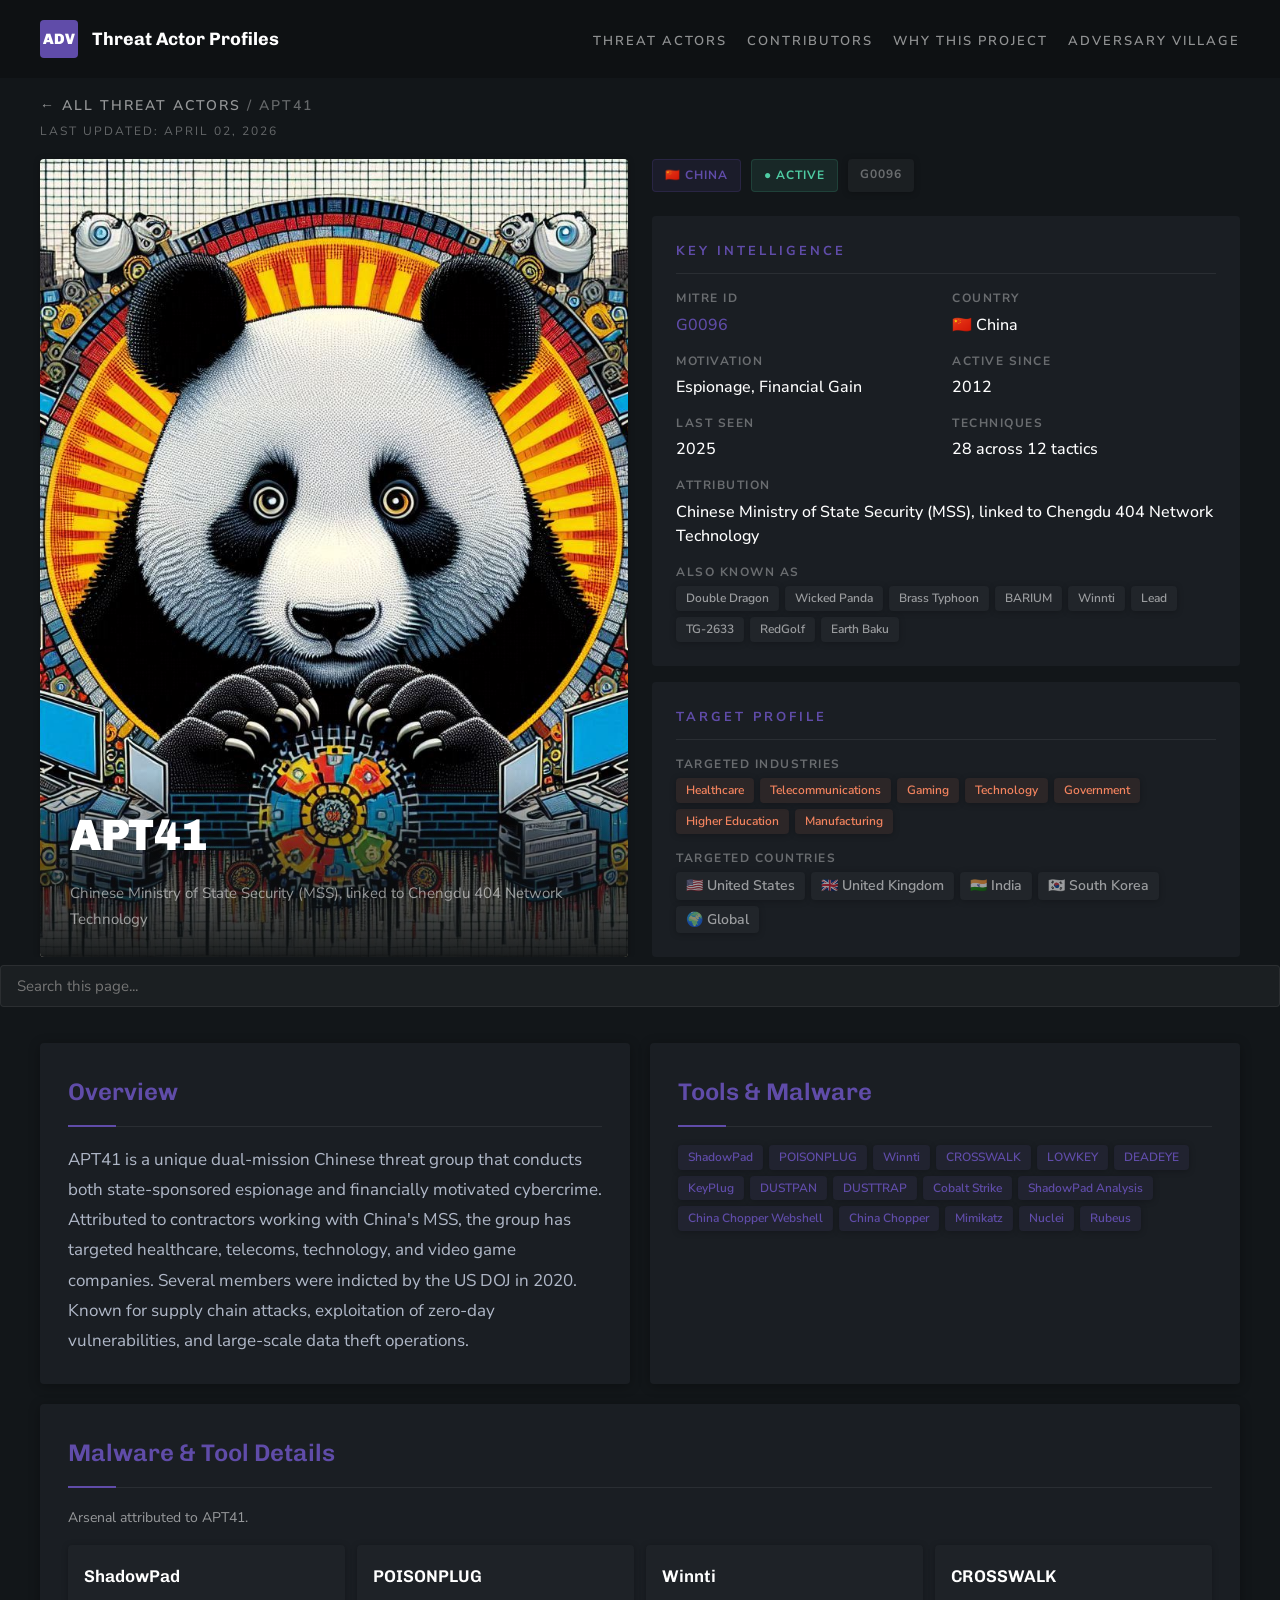
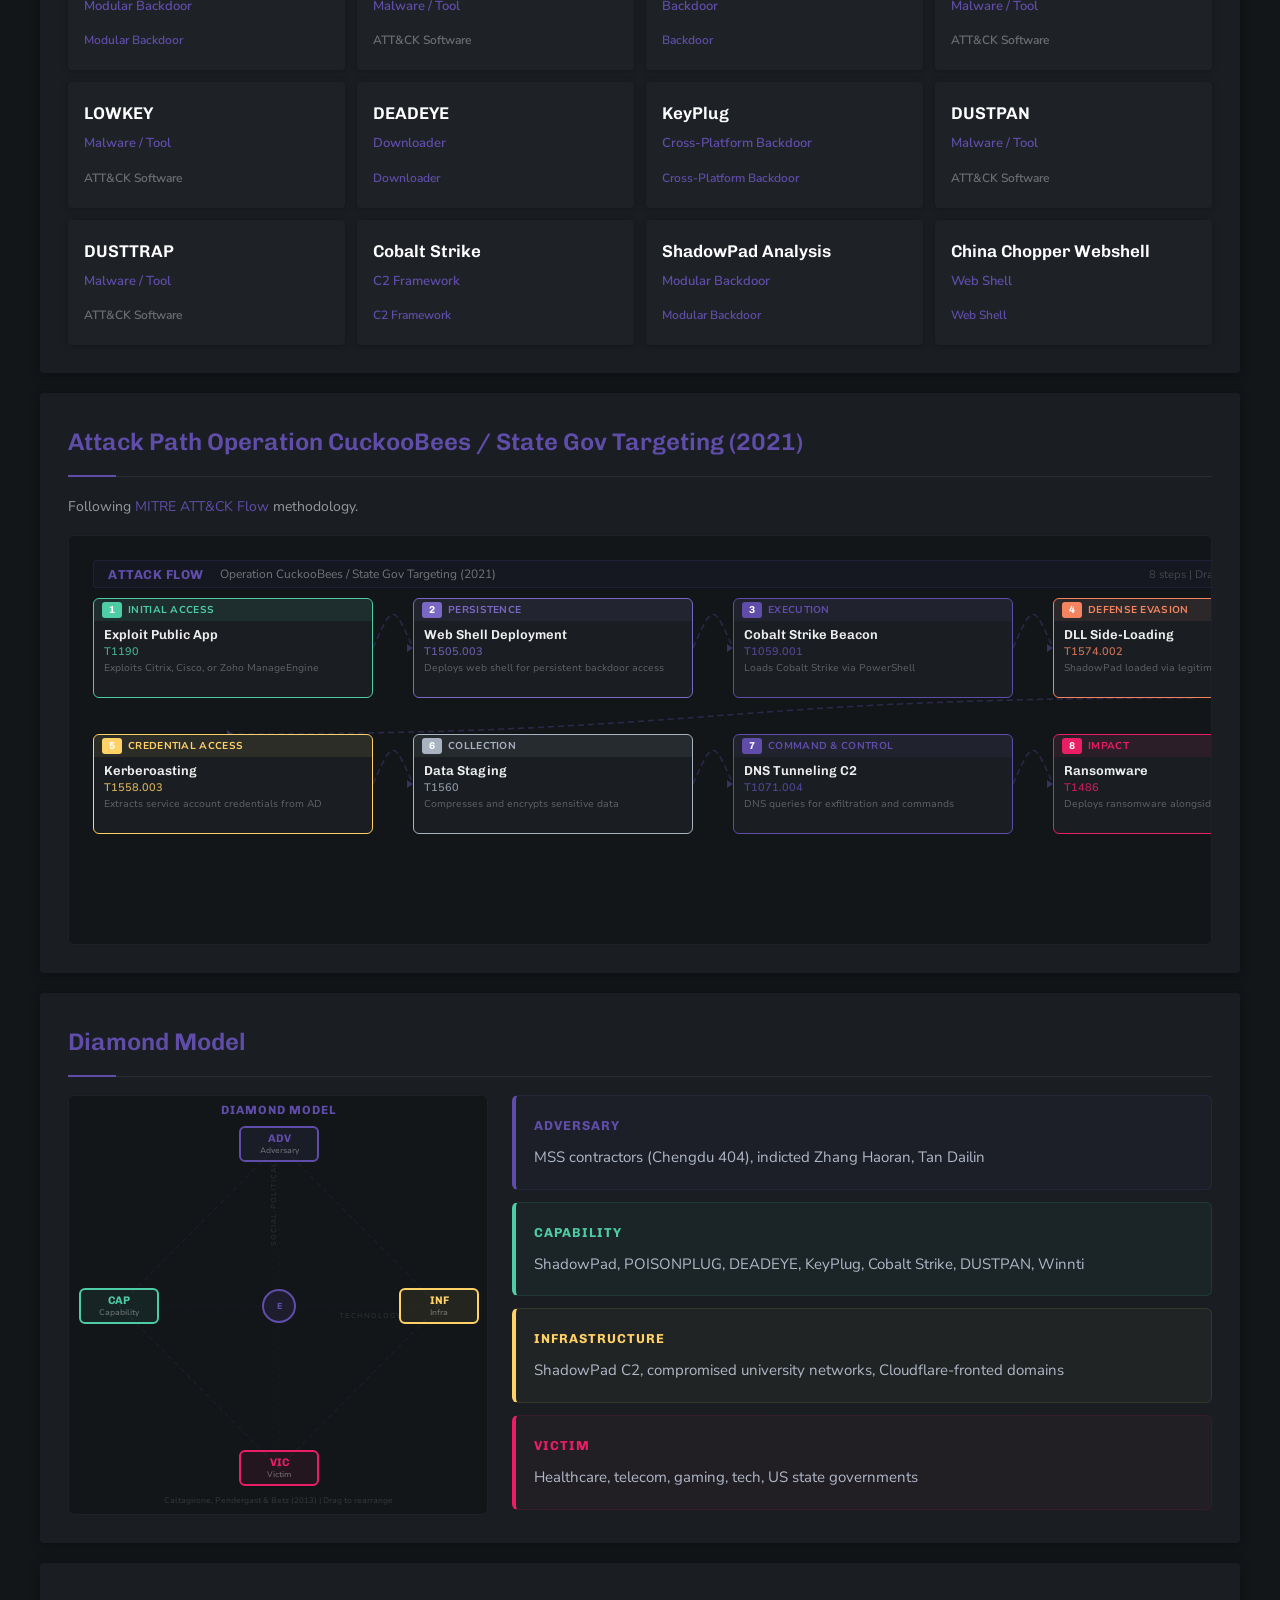
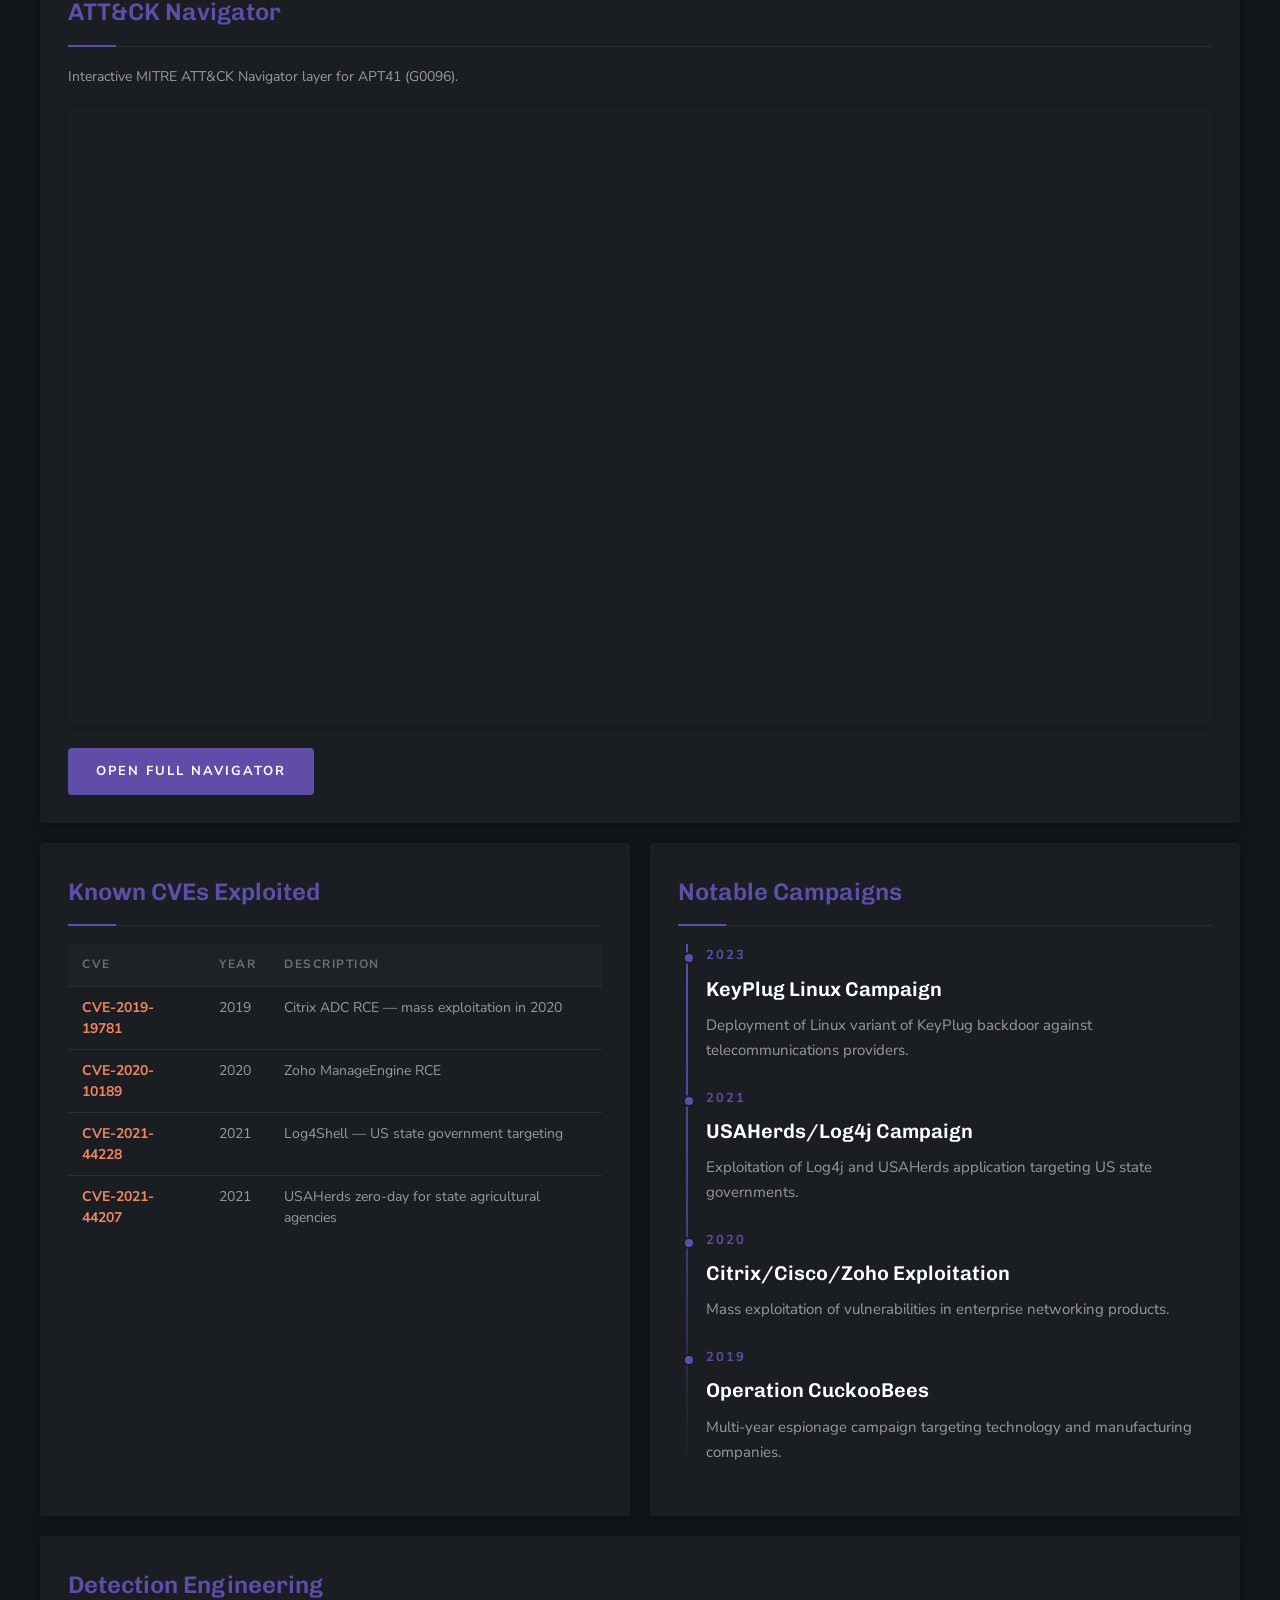
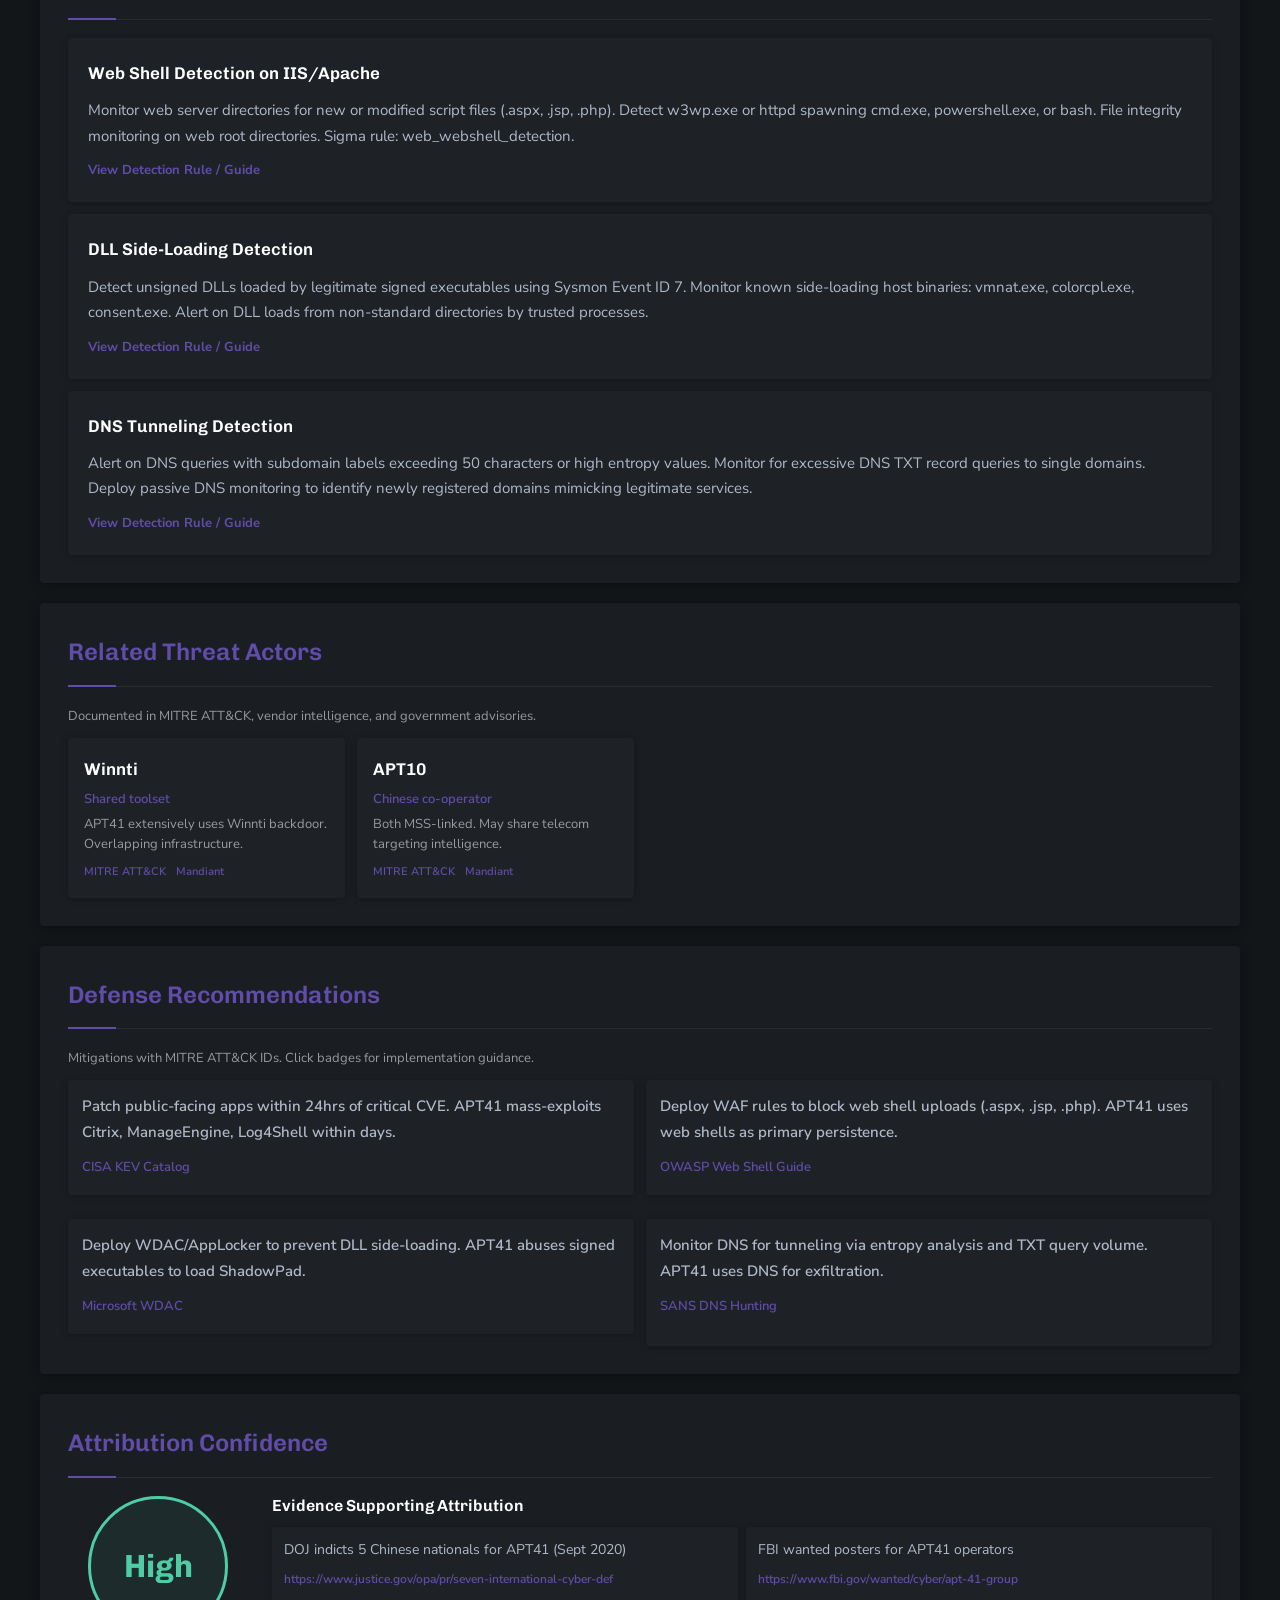
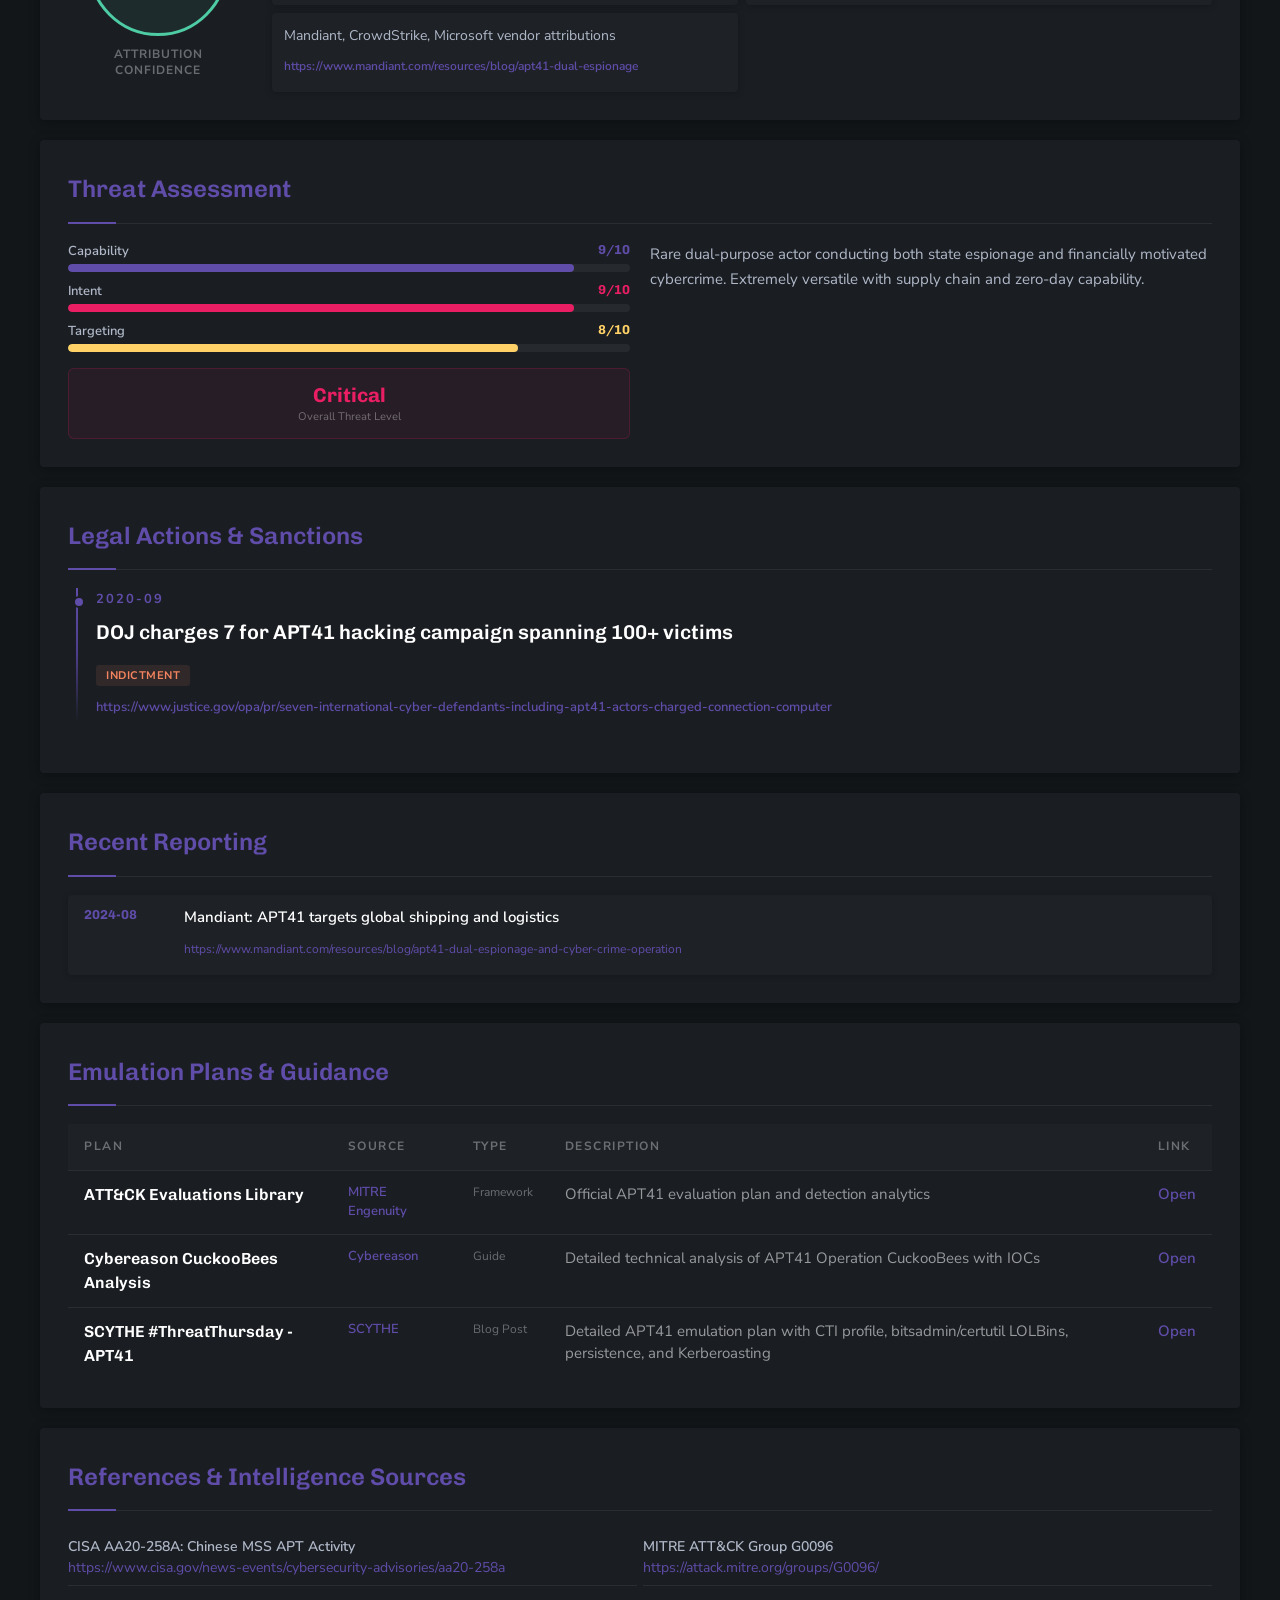
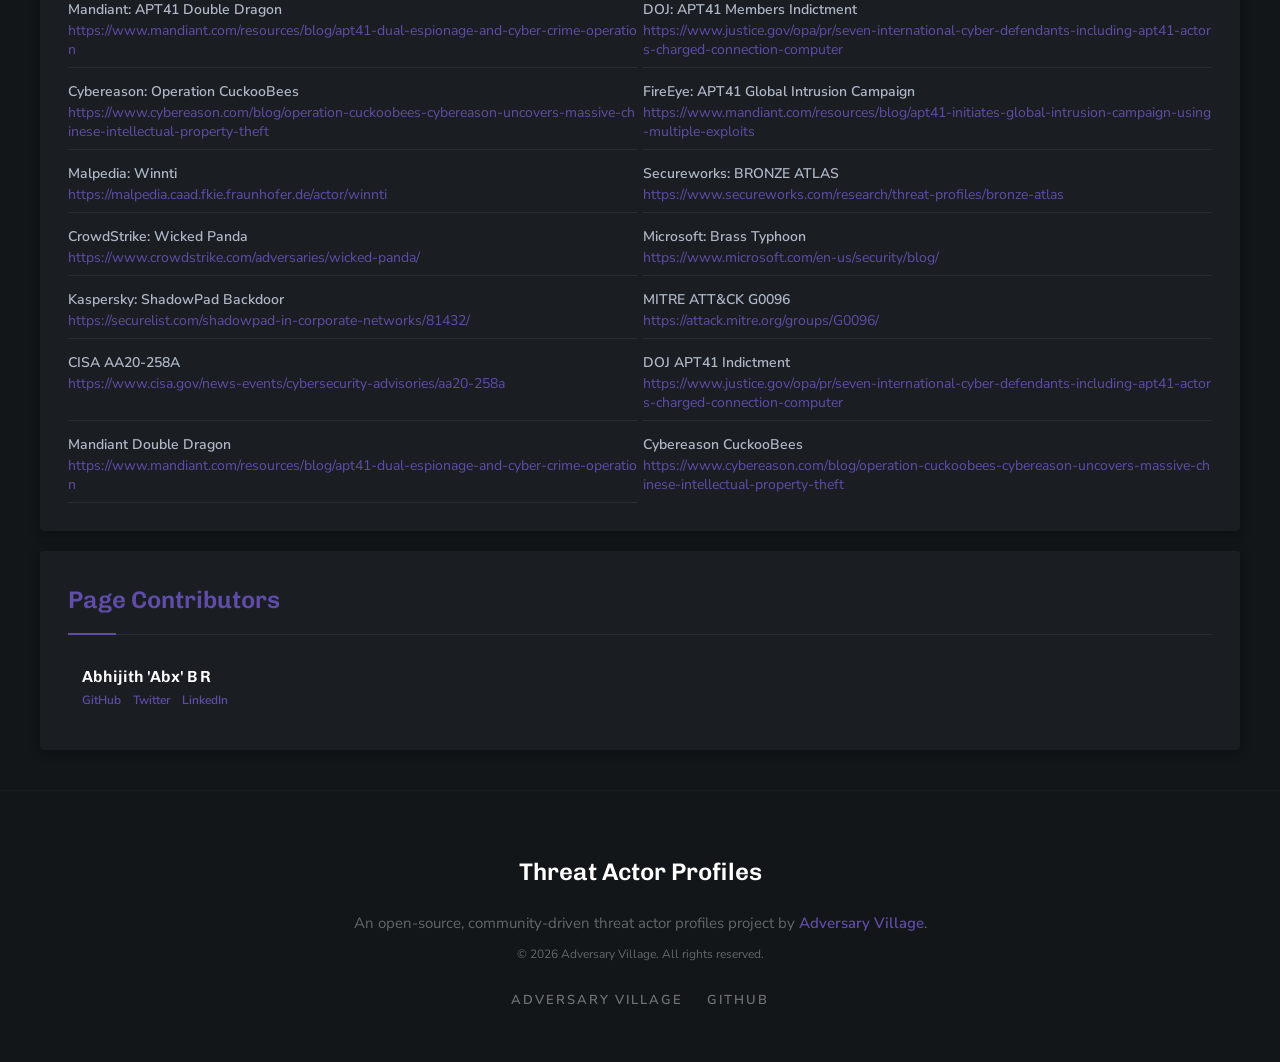
<file: apt41/index.html>
<!DOCTYPE html>
<html lang="en">
<head><meta charset="UTF-8"><meta name="viewport" content="width=device-width,initial-scale=1.0"><title>APT41 | Threat Actor Profiles</title><link rel="stylesheet" href="../css/style.css"><link rel="icon" type="image/svg+xml" href="data:image/svg+xml,
<svg xmlns='http://www.w3.org/2000/svg' viewBox='0 0 100 100'><text y='.9em' font-size='90'>☠️</text>
</svg>">
</head>
<body class="actor-page">
<nav class="nav-bar"><a href="../index.html" class="nav-brand"><div class="nav-brand-icon">ADV</div><div class="nav-brand-text">Threat Actor Profiles</div></a><ul class="nav-links"><li><a href="../">Threat Actors</a></li><li><a href="../contributors/">Contributors</a></li><li><a href="../why/">Why This Project</a></li><li><a href="https://adversaryvillage.org" target="_blank">Adversary Village</a></li>
</ul>
</nav>
<div class="breadcrumb"><a href="../">← All Threat Actors</a> / APT41 <div style="font:400 1.2rem Nunito Sans;color:var(--td);margin-top:.4rem">Last updated: April 02, 2026</div></div>
<div class="actor-hero-split">
<div class="actor-hero-art">
    
<img src="../images/actors/apt41.jpeg" alt="APT41" style="width:100%;height:100%;object-fit:cover;display:block">
    
    
    <div class="art-overlay"><div class="art-name">APT41</div><div class="art-sub">Chinese Ministry of State Security (MSS), linked to Chengdu 404 Network Technology</div></div></div>
<div class="actor-hero-info"><div class="info-badges"><span class="card-tag tag-country">🇨🇳 China</span><span class="card-type-badge badge-hybrid">Nation-State / Cybercriminal Hybrid</span><span class="card-tag tag-active">● Active</span><span class="card-tag" style="background:rgba(255,255,255,0.04);color:var(--td);border:none;box-shadow:0 1px 6px rgba(0,0,0,0.25)">G0096</span></div>
<div class="info-card">
<div class="info-card-title">Key Intelligence</div><div class="info-grid"><div class="info-field"><div class="info-label">MITRE ID</div><div class="info-value"><a href="https://attack.mitre.org/groups/G0096" target="_blank">G0096</a></div></div><div class="info-field"><div class="info-label">Country</div><div class="info-value">🇨🇳 China</div></div><div class="info-field"><div class="info-label">Motivation</div><div class="info-value">Espionage, Financial Gain</div></div><div class="info-field"><div class="info-label">Active Since</div><div class="info-value">2012</div></div><div class="info-field"><div class="info-label">Last Seen</div><div class="info-value">2025</div></div><div class="info-field"><div class="info-label">Techniques</div><div class="info-value">28 across 12 tactics</div></div><div class="info-field info-full"><div class="info-label">Attribution</div><div class="info-value">Chinese Ministry of State Security (MSS), linked to Chengdu 404 Network Technology</div></div><div class="info-field info-full"><div class="info-label">Also Known As</div><div class="chip-list"><span class="chip">Double Dragon</span><span class="chip">Wicked Panda</span><span class="chip">Brass Typhoon</span><span class="chip">BARIUM</span><span class="chip">Winnti</span><span class="chip">Lead</span><span class="chip">TG-2633</span><span class="chip">RedGolf</span><span class="chip">Earth Baku</span></div>
</div>
</div>
</div>
<div class="info-card" style="flex:0">
<div class="info-card-title">Target Profile</div><div class="info-grid"><div class="info-field info-full"><div class="info-label">Targeted Industries</div><div class="chip-list"><span class="chip chip-orange">Healthcare</span><span class="chip chip-orange">Telecommunications</span><span class="chip chip-orange">Gaming</span><span class="chip chip-orange">Technology</span><span class="chip chip-orange">Government</span><span class="chip chip-orange">Higher Education</span><span class="chip chip-orange">Manufacturing</span></div></div><div class="info-field info-full"><div class="info-label">Targeted Countries</div><div class="chip-list"><span class="chip" style="font-size:1.4rem">🇺🇸 United States</span><span class="chip" style="font-size:1.4rem">🇬🇧 United Kingdom</span><span class="chip" style="font-size:1.4rem">🇮🇳 India</span><span class="chip" style="font-size:1.4rem">🇰🇷 South Korea</span><span class="chip" style="font-size:1.4rem">🌍 Global</span></div>
</div>
</div>
</div></div></div>
<div id="page-search" class="page-search"><input type="text" id="page-search-input" placeholder="Search this page..." ></div>
<script>document.getElementById("page-search-input").addEventListener("input",function(e){var q=e.target.value.toLowerCase();document.querySelectorAll(".content-section,.detect-block").forEach(function(el){if(!q){el.style.display="";return}el.style.display=el.textContent.toLowerCase().includes(q)?"":"none"})});
</script>
<div class="actor-below">
<div class="actor-below-grid">
<div class="content-section">
<h2 class="section-title">Overview</h2><div class="description-text">APT41 is a unique dual-mission Chinese threat group that conducts both state-sponsored espionage and financially motivated cybercrime. Attributed to contractors working with China&#x27;s MSS, the group has targeted healthcare, telecoms, technology, and video game companies. Several members were indicted by the US DOJ in 2020. Known for supply chain attacks, exploitation of zero-day vulnerabilities, and large-scale data theft operations.</div></div>
<div class="content-section">
<h2 class="section-title">Tools & Malware</h2><div class="chip-list"><span class="chip chip-purple">ShadowPad</span><span class="chip chip-purple">POISONPLUG</span><span class="chip chip-purple">Winnti</span><span class="chip chip-purple">CROSSWALK</span><span class="chip chip-purple">LOWKEY</span><span class="chip chip-purple">DEADEYE</span><span class="chip chip-purple">KeyPlug</span><span class="chip chip-purple">DUSTPAN</span><span class="chip chip-purple">DUSTTRAP</span><span class="chip chip-purple">Cobalt Strike</span><span class="chip chip-purple">ShadowPad Analysis</span><span class="chip chip-purple">China Chopper Webshell</span><span class="chip chip-purple">China Chopper</span><span class="chip chip-purple">Mimikatz</span><span class="chip chip-purple">Nuclei</span><span class="chip chip-purple">Rubeus</span></div></div>
<div class="content-section actor-below-full">
<h2 class="section-title">Malware & Tool Details</h2><p style="color:var(--tm);font-size:1.4rem;margin-bottom:1.4rem">Arsenal attributed to APT41.</p><div class="related-grid"><div class="related-card"><div class="related-card-name">ShadowPad</div><div class="related-card-rel">Modular Backdoor</div><a href="https://securelist.com/shadowpad-in-corporate-networks/81432/" target="_blank" style="display:inline-block;margin-top:.6rem;font-size:1.2rem;font-weight:600;color:var(--p)">Modular Backdoor</a></div><div class="related-card"><div class="related-card-name">POISONPLUG</div><div class="related-card-rel">Malware / Tool</div><a href="https://attack.mitre.org/software/" target="_blank" style="display:inline-block;margin-top:.6rem;font-size:1.2rem;font-weight:600;color:var(--td)">ATT&CK Software</a></div><div class="related-card"><div class="related-card-name">Winnti</div><div class="related-card-rel">Backdoor</div><a href="https://attack.mitre.org/software/S0141/" target="_blank" style="display:inline-block;margin-top:.6rem;font-size:1.2rem;font-weight:600;color:var(--p)">Backdoor</a></div><div class="related-card"><div class="related-card-name">CROSSWALK</div><div class="related-card-rel">Malware / Tool</div><a href="https://attack.mitre.org/software/" target="_blank" style="display:inline-block;margin-top:.6rem;font-size:1.2rem;font-weight:600;color:var(--td)">ATT&CK Software</a></div><div class="related-card"><div class="related-card-name">LOWKEY</div><div class="related-card-rel">Malware / Tool</div><a href="https://attack.mitre.org/software/" target="_blank" style="display:inline-block;margin-top:.6rem;font-size:1.2rem;font-weight:600;color:var(--td)">ATT&CK Software</a></div><div class="related-card"><div class="related-card-name">DEADEYE</div><div class="related-card-rel">Downloader</div><a href="https://attack.mitre.org/software/S1052/" target="_blank" style="display:inline-block;margin-top:.6rem;font-size:1.2rem;font-weight:600;color:var(--p)">Downloader</a></div><div class="related-card"><div class="related-card-name">KeyPlug</div><div class="related-card-rel">Cross-Platform Backdoor</div><a href="https://www.mandiant.com/resources/blog/apt41-us-state-governments" target="_blank" style="display:inline-block;margin-top:.6rem;font-size:1.2rem;font-weight:600;color:var(--p)">Cross-Platform Backdoor</a></div><div class="related-card"><div class="related-card-name">DUSTPAN</div><div class="related-card-rel">Malware / Tool</div><a href="https://attack.mitre.org/software/" target="_blank" style="display:inline-block;margin-top:.6rem;font-size:1.2rem;font-weight:600;color:var(--td)">ATT&CK Software</a></div><div class="related-card"><div class="related-card-name">DUSTTRAP</div><div class="related-card-rel">Malware / Tool</div><a href="https://attack.mitre.org/software/" target="_blank" style="display:inline-block;margin-top:.6rem;font-size:1.2rem;font-weight:600;color:var(--td)">ATT&CK Software</a></div><div class="related-card"><div class="related-card-name">Cobalt Strike</div><div class="related-card-rel">C2 Framework</div><a href="https://www.cobaltstrike.com/" target="_blank" style="display:inline-block;margin-top:.6rem;font-size:1.2rem;font-weight:600;color:var(--p)">C2 Framework</a></div><div class="related-card"><div class="related-card-name">ShadowPad Analysis</div><div class="related-card-rel">Modular Backdoor</div><a href="https://securelist.com/shadowpad-in-corporate-networks/81432/" target="_blank" style="display:inline-block;margin-top:.6rem;font-size:1.2rem;font-weight:600;color:var(--p)">Modular Backdoor</a></div><div class="related-card"><div class="related-card-name">China Chopper Webshell</div><div class="related-card-rel">Web Shell</div><a href="https://github.com/tennc/webshell/tree/master/caidao-shell" target="_blank" style="display:inline-block;margin-top:.6rem;font-size:1.2rem;font-weight:600;color:var(--p)">Web Shell</a></div></div></div>
<div class="content-section actor-below-full">
<h2 class="section-title">Attack Path Operation CuckooBees / State Gov Targeting (2021)</h2><p style="color:var(--tm);font-size:1.4rem;margin-bottom:1.6rem">Following <a href="https://center-for-threat-informed-defense.github.io/attack-flow/" target="_blank">MITRE ATT&CK Flow</a> methodology.</p><div id="af208375" style="position:relative;width:100%;overflow-x:auto;background:#121619;border-radius:6px;border:1px solid rgba(255,255,255,0.05)"><div id="af208375w" style="position:relative;width:1288px;height:408px;min-height:300px"><div style="position:absolute;left:24px;top:24px;right:24px;height:28px;background:rgba(96,76,169,0.06);border:1px solid rgba(96,76,169,0.15);border-radius:4px;display:flex;align-items:center;padding:0 14px"><span style="font-family:Chivo,sans-serif;font-size:13px;font-weight:700;color:#604ca9;letter-spacing:0.5px">ATTACK FLOW</span><span style="font-family:Nunito Sans,sans-serif;font-size:12px;color:rgba(255,255,255,0.4);margin-left:16px">Operation CuckooBees / State Gov Targeting (2021)</span><span style="font-family:Nunito Sans,sans-serif;font-size:11px;color:rgba(255,255,255,0.2);margin-left:auto">8 steps | Drag nodes to rearrange</span></div>
<svg id="af208375svg" style="position:absolute;inset:0;width:100%;height:100%;pointer-events:none">
</svg><div id="af208375nodes"></div></div></div>
<script>(function(){var D=[{"i": 0, "x": 24, "y": 62, "tc": "#4ecca3", "tactic": "Initial Access", "step": "Exploit Public App", "tid": "T1190", "desc": "Exploits Citrix, Cisco, or Zoho ManageEngine"}, {"i": 1, "x": 344, "y": 62, "tc": "#7b68c4", "tactic": "Persistence", "step": "Web Shell Deployment", "tid": "T1505.003", "desc": "Deploys web shell for persistent backdoor access"}, {"i": 2, "x": 664, "y": 62, "tc": "#604ca9", "tactic": "Execution", "step": "Cobalt Strike Beacon", "tid": "T1059.001", "desc": "Loads Cobalt Strike via PowerShell"}, {"i": 3, "x": 984, "y": 62, "tc": "#f4845f", "tactic": "Defense Evasion", "step": "DLL Side-Loading", "tid": "T1574.002", "desc": "ShadowPad loaded via legitimate signed binaries"}, {"i": 4, "x": 24, "y": 198, "tc": "#ffd166", "tactic": "Credential Access", "step": "Kerberoasting", "tid": "T1558.003", "desc": "Extracts service account credentials from AD"}, {"i": 5, "x": 344, "y": 198, "tc": "#a8b2c1", "tactic": "Collection", "step": "Data Staging", "tid": "T1560", "desc": "Compresses and encrypts sensitive data"}, {"i": 6, "x": 664, "y": 198, "tc": "#604ca9", "tactic": "Command & Control", "step": "DNS Tunneling C2", "tid": "T1071.004", "desc": "DNS queries for exfiltration and commands"}, {"i": 7, "x": 984, "y": 198, "tc": "#E91E63", "tactic": "Impact", "step": "Ransomware", "tid": "T1486", "desc": "Deploys ransomware alongside espionage objectives"}];var W=280,H=100,ct=document.getElementById("af208375nodes"),sv=document.getElementById("af208375svg");function mkN(){ct.innerHTML="";D.forEach(function(n){var d=document.createElement("div");d.className="afn";d.dataset.idx=n.i;d.style.cssText="position:absolute;left:"+n.x+"px;top:"+n.y+"px;width:"+W+"px;height:"+H+"px;background:#1a1e23;border:1.5px solid "+n.tc+";border-radius:6px;cursor:grab;user-select:none;overflow:hidden;transition:box-shadow 0.2s";d.innerHTML='<div style="height:22px;background:'+n.tc+'15;display:flex;align-items:center;padding:0 8px"><span style="background:'+n.tc+';color:#fff;font:700 10px Chivo;padding:2px 7px;border-radius:3px;margin-right:6px">'+(n.i+1)+'</span><span style="font:700 10px Nunito Sans;color:'+n.tc+';letter-spacing:0.3px">'+n.tactic.toUpperCase().slice(0,24)+'</span></div><div style="padding:6px 10px"><div style="font:600 13px Chivo;color:#eee;white-space:nowrap;overflow:hidden;text-overflow:ellipsis">'+n.step+'</div><div style="font:600 11px Nunito Sans;color:'+n.tc+';opacity:0.8;margin-top:2px">'+n.tid+'</div><div style="font:400 10px Nunito Sans;color:rgba(255,255,255,0.3);margin-top:2px;white-space:nowrap;overflow:hidden;text-overflow:ellipsis">'+n.desc+'</div></div>';d.title=n.step+"\n"+n.tactic+"\n"+n.tid+"\n"+n.desc;ct.appendChild(d)})}function mkE(){var s="";for(var i=1;i<D.length;i++){var a=D[i-1],b=D[i];var x1=a.x+W,y1=a.y+H/2,x2=b.x,y2=b.y+H/2;if(b.x<=a.x){x1=a.x+W/2;y1=a.y+H;x2=b.x+W/2;y2=b.y}var mx=(x1+x2)/2;var cyo=y1===y2?-45:0;s+='<path d="M'+x1+' '+y1+' C'+mx+' '+(y1+cyo)+' '+mx+' '+(y2+cyo)+' '+x2+' '+y2+'" fill="none" stroke="rgba(96,76,169,0.35)" stroke-width="1.5" stroke-dasharray="6 4"/>';s+='<polygon points="'+(x2-6)+','+(y2-4)+' '+x2+','+y2+' '+(x2-6)+','+(y2+4)+'" fill="rgba(96,76,169,0.5)"/>'}sv.innerHTML=s}mkN();mkE();var drag=null,ox=0,oy=0;ct.addEventListener("mousedown",function(e){var t=e.target.closest(".afn");if(!t)return;drag=t;var r=t.getBoundingClientRect();ox=e.clientX-r.left;oy=e.clientY-r.top;t.style.cursor="grabbing";t.style.zIndex=10;t.style.boxShadow="0 8px 32px rgba(96,76,169,0.3)";e.preventDefault()});document.addEventListener("mousemove",function(e){if(!drag)return;var p=ct.getBoundingClientRect();var nx=e.clientX-p.left-ox,ny=e.clientY-p.top-oy;drag.style.left=nx+"px";drag.style.top=ny+"px";var idx=+drag.dataset.idx;D[idx].x=nx;D[idx].y=ny;mkE()});document.addEventListener("mouseup",function(){if(drag){drag.style.cursor="grab";drag.style.zIndex=1;drag.style.boxShadow="none";drag=null}});ct.addEventListener("touchstart",function(e){var t=e.target.closest(".afn");if(!t)return;drag=t;var r=t.getBoundingClientRect();ox=e.touches[0].clientX-r.left;oy=e.touches[0].clientY-r.top;t.style.zIndex=10;e.preventDefault()},{passive:false});document.addEventListener("touchmove",function(e){if(!drag)return;var p=ct.getBoundingClientRect();var nx=e.touches[0].clientX-p.left-ox,ny=e.touches[0].clientY-p.top-oy;drag.style.left=nx+"px";drag.style.top=ny+"px";D[+drag.dataset.idx].x=nx;D[+drag.dataset.idx].y=ny;mkE()},{passive:false});document.addEventListener("touchend",function(){if(drag){drag.style.zIndex=1;drag=null}})})();
</script></div>
<div class="content-section actor-below-full">
<h2 class="section-title">Diamond Model</h2><div class="grid-2col-wide"><div id="dm273297" style="position:relative;width:420px;height:420px;background:#121619;border-radius:6px;border:1px solid rgba(255,255,255,0.05)">
<svg id="dm273297svg" style="position:absolute;inset:0;width:100%;height:100%;pointer-events:none">
</svg><div id="dm273297n"></div><div style="position:absolute;bottom:8px;left:0;right:0;text-align:center;font:8px Nunito Sans;color:rgba(255,255,255,0.15)">Caltagirone, Pendergast &amp; Betz (2013) | Drag to rearrange</div></div><div style="display:flex;flex-direction:column;gap:1.2rem"><div class="panel-purple"><div class="panel-label" style="color:#604ca9">ADVERSARY</div><div class="panel-body">MSS contractors (Chengdu 404), indicted Zhang Haoran, Tan Dailin</div></div><div class="panel-green"><div class="panel-label" style="color:#4ecca3">CAPABILITY</div><div class="panel-body">ShadowPad, POISONPLUG, DEADEYE, KeyPlug, Cobalt Strike, DUSTPAN, Winnti</div></div><div class="panel-yellow"><div class="panel-label" style="color:#ffd166">INFRASTRUCTURE</div><div class="panel-body">ShadowPad C2, compromised university networks, Cloudflare-fronted domains</div></div><div class="panel-pink"><div class="panel-label" style="color:#E91E63">VICTIM</div><div class="panel-body">Healthcare, telecom, gaming, tech, US state governments</div>
</div>
</div>
</div>
<script>(function(){var ct=document.getElementById("dm273297n"),sv=document.getElementById("dm273297svg");var ns=[{id:0,x:170,y:30,w:80,h:36,label:"ADV",sub:"Adversary",c:"#604ca9",bg:"rgba(96,76,169,0.1)"},{id:1,x:170,y:354,w:80,h:36,label:"VIC",sub:"Victim",c:"#E91E63",bg:"rgba(233,30,99,0.08)"},{id:2,x:10,y:192,w:80,h:36,label:"CAP",sub:"Capability",c:"#4ecca3",bg:"rgba(78,204,163,0.08)"},{id:3,x:330,y:192,w:80,h:36,label:"INF",sub:"Infra",c:"#ffd166",bg:"rgba(255,209,102,0.08)"},{id:4,x:193,y:193,w:34,h:34,label:"E",sub:"Event",c:"#604ca9",bg:"rgba(96,76,169,0.15)"}];var edges=[[0,3],[3,1],[1,2],[2,0],[0,1],[2,3]];function mk(){ct.innerHTML="";ns.forEach(function(n){var d=document.createElement("div");d.dataset.idx=n.id;d.style.cssText="position:absolute;left:"+n.x+"px;top:"+n.y+"px;width:"+n.w+"px;height:"+n.h+"px;background:"+n.bg+";border:2px solid "+n.c+";border-radius:"+(n.id===4?"50%":"6px")+";cursor:grab;display:flex;flex-direction:column;align-items:center;justify-content:center;user-select:none;z-index:2;transition:box-shadow 0.2s";d.innerHTML='<span style="font:700 '+(n.id===4?'9':'11')+'px Chivo;color:'+n.c+'">'+n.label+'</span>'+(n.id!==4?'<span style="font:400 8px Nunito Sans;color:rgba(255,255,255,0.4)">'+n.sub+'</span>':'');d.title=n.sub;ct.appendChild(d)})}function mkE(){var s='<text x="210" y="18" font-family="Chivo" font-size="12" font-weight="700" fill="#604ca9" text-anchor="middle" letter-spacing="1">DIAMOND MODEL</text>';s+='<line x1="195" y1="100" x2="195" y2="320" stroke="#604ca9" stroke-width="0.5" opacity="0.08" stroke-dasharray="3 4"/>';s+='<line x1="60" y1="210" x2="370" y2="210" stroke="#604ca9" stroke-width="0.5" opacity="0.08" stroke-dasharray="3 4"/>';s+='<text x="207" y="150" font-family="Nunito Sans" font-size="7" fill="rgba(255,255,255,0.12)" letter-spacing="1" transform="rotate(-90,207,150)">SOCIAL-POLITICAL</text>';s+='<text x="270" y="222" font-family="Nunito Sans" font-size="7" fill="rgba(255,255,255,0.12)" letter-spacing="1">TECHNOLOGY</text>';edges.forEach(function(e,i){var a=ns[e[0]],b=ns[e[1]];var x1=a.x+a.w/2,y1=a.y+a.h/2,x2=b.x+b.w/2,y2=b.y+b.h/2;var dash=i>=4?"2 5":"5 4",op=i>=4?"0.08":"0.2";s+='<line x1="'+x1+'" y1="'+y1+'" x2="'+x2+'" y2="'+y2+'" stroke="#604ca9" stroke-width="1" opacity="'+op+'" stroke-dasharray="'+dash+'"/>'});sv.innerHTML=s}mk();mkE();var drag=null,ox=0,oy=0;ct.addEventListener("mousedown",function(e){var t=e.target.closest("[data-idx]");if(!t)return;drag=t;var r=t.getBoundingClientRect();ox=e.clientX-r.left;oy=e.clientY-r.top;t.style.cursor="grabbing";t.style.zIndex=10;t.style.boxShadow="0 4px 20px rgba(96,76,169,0.3)";e.preventDefault()});document.addEventListener("mousemove",function(e){if(!drag)return;var p=document.getElementById("dm273297").getBoundingClientRect();var nx=e.clientX-p.left-ox,ny=e.clientY-p.top-oy;drag.style.left=nx+"px";drag.style.top=ny+"px";var idx=+drag.dataset.idx;ns[idx].x=nx;ns[idx].y=ny;mkE()});document.addEventListener("mouseup",function(){if(drag){drag.style.cursor="grab";drag.style.zIndex=2;drag.style.boxShadow="none";drag=null}})})();
</script></div>
<div class="content-section actor-below-full">
<h2 class="section-title">ATT&CK Navigator</h2><p style="color:var(--tm);font-size:1.4rem;margin-bottom:1.6rem">Interactive MITRE ATT&CK Navigator layer for APT41 (G0096).</p><div style="position:relative"><div id="nav-skel-apt41" class="nav-skel"><div class="nav-spinner"></div><div style="font-size:1.3rem;color:var(--td)">Loading ATT&CK Navigator...</div></div>
<iframe class="navigator-frame" src="https://mitre-attack.github.io/attack-navigator/#layerURL=https%3A%2F%2Fattack.mitre.org%2Fgroups%2FG0096%2FG0096-enterprise-layer.json" title="ATT&CK Navigator" loading="lazy" sandbox="allow-scripts allow-same-origin allow-popups" onload="var s=document.getElementById('nav-skel-'+'apt41');if(s)s.style.display='none'"></iframe></div><a href="https://mitre-attack.github.io/attack-navigator/#layerURL=https%3A%2F%2Fattack.mitre.org%2Fgroups%2FG0096%2FG0096-enterprise-layer.json" target="_blank" class="navigator-link">Open Full Navigator</a></div>
<div class="content-section">
<h2 class="section-title">Known CVEs Exploited</h2>
<table class="cve-table">
<thead><tr><th>CVE</th><th>Year</th><th>Description</th></tr>
</thead>
<tbody><tr><td class="cve-id"><a href="https://nvd.nist.gov/vuln/detail/CVE-2019-19781" target="_blank">CVE-2019-19781</a></td><td>2019</td><td>Citrix ADC RCE — mass exploitation in 2020</td></tr><tr><td class="cve-id"><a href="https://nvd.nist.gov/vuln/detail/CVE-2020-10189" target="_blank">CVE-2020-10189</a></td><td>2020</td><td>Zoho ManageEngine RCE</td></tr><tr><td class="cve-id"><a href="https://nvd.nist.gov/vuln/detail/CVE-2021-44228" target="_blank">CVE-2021-44228</a></td><td>2021</td><td>Log4Shell — US state government targeting</td></tr><tr><td class="cve-id"><a href="https://nvd.nist.gov/vuln/detail/CVE-2021-44207" target="_blank">CVE-2021-44207</a></td><td>2021</td><td>USAHerds zero-day for state agricultural agencies</td></tr>
</tbody>
</table></div>
<div class="content-section">
<h2 class="section-title">Notable Campaigns</h2>
<div class="campaign-timeline"><div class="campaign-item"><div class="campaign-year">2023</div><div class="campaign-name">KeyPlug Linux Campaign</div><div class="campaign-desc">Deployment of Linux variant of KeyPlug backdoor against telecommunications providers.</div></div><div class="campaign-item"><div class="campaign-year">2021</div><div class="campaign-name">USAHerds/Log4j Campaign</div><div class="campaign-desc">Exploitation of Log4j and USAHerds application targeting US state governments.</div></div><div class="campaign-item"><div class="campaign-year">2020</div><div class="campaign-name">Citrix/Cisco/Zoho Exploitation</div><div class="campaign-desc">Mass exploitation of vulnerabilities in enterprise networking products.</div></div><div class="campaign-item"><div class="campaign-year">2019</div><div class="campaign-name">Operation CuckooBees</div><div class="campaign-desc">Multi-year espionage campaign targeting technology and manufacturing companies.</div>
</div>
</div>
</div>
<div class="content-section actor-below-full">
<h2 class="section-title">Detection Engineering</h2><div class="detect-block"><div class="detect-block-title">Web Shell Detection on IIS/Apache</div><div class="detect-block-content" style="font-size:1.5rem;line-height:1.7">Monitor web server directories for new or modified script files (.aspx, .jsp, .php). Detect w3wp.exe or httpd spawning cmd.exe, powershell.exe, or bash. File integrity monitoring on web root directories. Sigma rule: web_webshell_detection.</div><div style="margin-top:1rem;display:flex;gap:1.2rem;flex-wrap:wrap"><a href="https://github.com/SigmaHQ/sigma/blob/master/rules/web/web_webshell_detection.yml" target="_blank" style="font-size:1.3rem;font-weight:700;color:var(--p)">View Detection Rule / Guide</a></div></div><div class="detect-block"><div class="detect-block-title">DLL Side-Loading Detection</div><div class="detect-block-content" style="font-size:1.5rem;line-height:1.7">Detect unsigned DLLs loaded by legitimate signed executables using Sysmon Event ID 7. Monitor known side-loading host binaries: vmnat.exe, colorcpl.exe, consent.exe. Alert on DLL loads from non-standard directories by trusted processes.</div><div style="margin-top:1rem;display:flex;gap:1.2rem;flex-wrap:wrap"><a href="https://github.com/SigmaHQ/sigma/blob/master/rules/windows/image_load/image_load_side_load_from_non_system_location.yml" target="_blank" style="font-size:1.3rem;font-weight:700;color:var(--p)">View Detection Rule / Guide</a></div></div><div class="detect-block"><div class="detect-block-title">DNS Tunneling Detection</div><div class="detect-block-content" style="font-size:1.5rem;line-height:1.7">Alert on DNS queries with subdomain labels exceeding 50 characters or high entropy values. Monitor for excessive DNS TXT record queries to single domains. Deploy passive DNS monitoring to identify newly registered domains mimicking legitimate services.</div><div style="margin-top:1rem;display:flex;gap:1.2rem;flex-wrap:wrap"><a href="https://github.com/SigmaHQ/sigma/blob/master/rules/network/dns/net_dns_susp_txt_exec_query.yml" target="_blank" style="font-size:1.3rem;font-weight:700;color:var(--p)">View Detection Rule / Guide</a></div></div></div>
<div class="content-section actor-below-full">
<h2 class="section-title">Related Threat Actors</h2><p style="color:var(--tm);font-size:1.3rem;margin-bottom:1rem">Documented in MITRE ATT&CK, vendor intelligence, and government advisories.</p><div class="related-grid"><div class="related-card"><div class="related-card-name">Winnti</div><div class="related-card-rel">Shared toolset</div><div class="related-card-desc">APT41 extensively uses Winnti backdoor. Overlapping infrastructure.</div><div style="margin-top:.8rem;display:flex;gap:1rem"><a href="https://attack.mitre.org/groups/" target="_blank" style="font-size:1.1rem;font-weight:600;color:var(--p)">MITRE ATT&CK</a><a href="https://www.mandiant.com/resources/blog?search=Winnti" target="_blank" style="font-size:1.1rem;font-weight:600;color:var(--p)">Mandiant</a></div></div><div class="related-card"><div class="related-card-name">APT10</div><div class="related-card-rel">Chinese co-operator</div><div class="related-card-desc">Both MSS-linked. May share telecom targeting intelligence.</div><div style="margin-top:.8rem;display:flex;gap:1rem"><a href="https://attack.mitre.org/groups/" target="_blank" style="font-size:1.1rem;font-weight:600;color:var(--p)">MITRE ATT&CK</a><a href="https://www.mandiant.com/resources/blog?search=APT10" target="_blank" style="font-size:1.1rem;font-weight:600;color:var(--p)">Mandiant</a></div>
</div>
</div>
</div>
<div class="content-section actor-below-full">
<h2 class="section-title">Defense Recommendations</h2><p style="color:var(--tm);font-size:1.3rem;margin-bottom:1rem">Mitigations with MITRE ATT&CK IDs. Click badges for implementation guidance.</p>
<div class="detail-grid"><div class="detect-block" style="padding:1.4rem"><div style="font:600 1.5rem Nunito Sans;color:var(--t2);line-height:1.7;margin-bottom:.4rem">Patch public-facing apps within 24hrs of critical CVE. APT41 mass-exploits Citrix, ManageEngine, Log4Shell within days.</div><a href="https://www.cisa.gov/known-exploited-vulnerabilities-catalog" target="_blank" style="font:600 1.3rem Nunito Sans;color:#604ca9;display:inline-block;margin-top:.6rem">CISA KEV Catalog</a></div><div class="detect-block" style="padding:1.4rem"><div style="font:600 1.5rem Nunito Sans;color:var(--t2);line-height:1.7;margin-bottom:.4rem">Deploy WAF rules to block web shell uploads (.aspx, .jsp, .php). APT41 uses web shells as primary persistence.</div><a href="https://owasp.org/www-community/vulnerabilities/Unrestricted_File_Upload" target="_blank" style="font:600 1.3rem Nunito Sans;color:#604ca9;display:inline-block;margin-top:.6rem">OWASP Web Shell Guide</a></div><div class="detect-block" style="padding:1.4rem"><div style="font:600 1.5rem Nunito Sans;color:var(--t2);line-height:1.7;margin-bottom:.4rem">Deploy WDAC/AppLocker to prevent DLL side-loading. APT41 abuses signed executables to load ShadowPad.</div><a href="https://learn.microsoft.com/en-us/windows/security/application-security/application-control/windows-defender-application-control/" target="_blank" style="font:600 1.3rem Nunito Sans;color:#604ca9;display:inline-block;margin-top:.6rem">Microsoft WDAC</a></div><div class="detect-block" style="padding:1.4rem"><div style="font:600 1.5rem Nunito Sans;color:var(--t2);line-height:1.7;margin-bottom:.4rem">Monitor DNS for tunneling via entropy analysis and TXT query volume. APT41 uses DNS for exfiltration.</div><a href="https://www.sans.org/white-papers/36352/" target="_blank" style="font:600 1.3rem Nunito Sans;color:#604ca9;display:inline-block;margin-top:.6rem">SANS DNS Hunting</a></div></div></div>
<div class="content-section actor-below-full">
<h2 class="section-title">Attribution Confidence</h2><div class="grid-2col-wide" style="grid-template-columns:180px 1fr"><div style="display:flex;flex-direction:column;align-items:center;gap:1rem"><div style="width:140px;height:140px;border-radius:50%;background:#4ecca312;border:3px solid #4ecca3;display:flex;flex-direction:column;align-items:center;justify-content:center"><div style="font:700 3.2rem Chivo;color:#4ecca3">High</div></div><div style="font:700 1.2rem Nunito Sans;color:var(--td);letter-spacing:1px;text-transform:uppercase;text-align:center">Attribution<br>Confidence</div></div><div><div style="font:600 1.6rem Chivo;color:#fff;margin-bottom:1.2rem">Evidence Supporting Attribution</div><div style="display:grid;grid-template-columns:1fr 1fr;gap:.8rem"><div style="padding:1.2rem;background:rgba(255,255,255,0.02);border:none;box-shadow:0 1px 6px rgba(0,0,0,0.25);border-radius:4px"><div style="font-size:1.4rem;color:var(--t2);line-height:1.6">DOJ indicts 5 Chinese nationals for APT41 (Sept 2020)</div><a href="https://www.justice.gov/opa/pr/seven-international-cyber-defendants-including-apt41-actors-charged-connection-computer" target="_blank" style="font:600 1.2rem Nunito Sans;color:#604ca9;margin-top:.4rem;display:inline-block">https://www.justice.gov/opa/pr/seven-international-cyber-def</a></div><div style="padding:1.2rem;background:rgba(255,255,255,0.02);border:none;box-shadow:0 1px 6px rgba(0,0,0,0.25);border-radius:4px"><div style="font-size:1.4rem;color:var(--t2);line-height:1.6">FBI wanted posters for APT41 operators</div><a href="https://www.fbi.gov/wanted/cyber/apt-41-group" target="_blank" style="font:600 1.2rem Nunito Sans;color:#604ca9;margin-top:.4rem;display:inline-block">https://www.fbi.gov/wanted/cyber/apt-41-group</a></div><div style="padding:1.2rem;background:rgba(255,255,255,0.02);border:none;box-shadow:0 1px 6px rgba(0,0,0,0.25);border-radius:4px"><div style="font-size:1.4rem;color:var(--t2);line-height:1.6">Mandiant, CrowdStrike, Microsoft vendor attributions</div><a href="https://www.mandiant.com/resources/blog/apt41-dual-espionage-and-cyber-crime-operation" target="_blank" style="font:600 1.2rem Nunito Sans;color:#604ca9;margin-top:.4rem;display:inline-block">https://www.mandiant.com/resources/blog/apt41-dual-espionage</a></div>
</div>
</div>
</div></div>
<div class="content-section actor-below-full">
<h2 class="section-title">Threat Assessment</h2><div style="display:grid;grid-template-columns:1fr 1fr;gap:2rem;align-items:start"><div><div style="margin-bottom:1rem"><div style="display:flex;justify-content:space-between;margin-bottom:.4rem"><span style="font:600 1.3rem Nunito Sans;color:var(--t2)">Capability</span><span style="font:700 1.3rem Chivo;color:#604ca9">9/10</span></div><div style="height:8px;background:rgba(255,255,255,0.05);border-radius:4px;overflow:hidden"><div style="height:100%;width:90%;background:#604ca9;border-radius:4px;transition:width 0.5s"></div></div></div><div style="margin-bottom:1rem"><div style="display:flex;justify-content:space-between;margin-bottom:.4rem"><span style="font:600 1.3rem Nunito Sans;color:var(--t2)">Intent</span><span style="font:700 1.3rem Chivo;color:#E91E63">9/10</span></div><div style="height:8px;background:rgba(255,255,255,0.05);border-radius:4px;overflow:hidden"><div style="height:100%;width:90%;background:#E91E63;border-radius:4px;transition:width 0.5s"></div></div></div><div style="margin-bottom:1rem"><div style="display:flex;justify-content:space-between;margin-bottom:.4rem"><span style="font:600 1.3rem Nunito Sans;color:var(--t2)">Targeting</span><span style="font:700 1.3rem Chivo;color:#ffd166">8/10</span></div><div style="height:8px;background:rgba(255,255,255,0.05);border-radius:4px;overflow:hidden"><div style="height:100%;width:80%;background:#ffd166;border-radius:4px;transition:width 0.5s"></div></div></div><div style="margin-top:1.6rem;padding:1.4rem;background:#E91E6310;border:1px solid #E91E6330;border-radius:6px;text-align:center"><div style="font:700 2rem Chivo;color:#E91E63">Critical</div><div style="font:400 1.1rem Nunito Sans;color:var(--td);margin-top:.2rem">Overall Threat Level</div></div></div><div style="font-size:1.5rem;color:var(--t2);line-height:1.7">Rare dual-purpose actor conducting both state espionage and financially motivated cybercrime. Extremely versatile with supply chain and zero-day capability.</div></div></div>
<div class="content-section actor-below-full">
<h2 class="section-title">Legal Actions & Sanctions</h2>
<div class="campaign-timeline"><div class="campaign-item"><div class="campaign-year">2020-09</div><div class="campaign-name">DOJ charges 7 for APT41 hacking campaign spanning 100+ victims</div><div style="margin-top:.4rem"><span class="la-type">Indictment</span></div><a href="https://www.justice.gov/opa/pr/seven-international-cyber-defendants-including-apt41-actors-charged-connection-computer" target="_blank" style="display:inline-block;margin-top:.6rem;font:600 1.3rem Nunito Sans;color:var(--p)">https://www.justice.gov/opa/pr/seven-international-cyber-defendants-including-apt41-actors-charged-connection-computer</a></div></div></div>
<div class="content-section actor-below-full">
<h2 class="section-title">Recent Reporting</h2><div style="display:flex;flex-direction:column;gap:.8rem"><div class="news-row"><div style="font:700 1.3rem Chivo;color:var(--p)">2024-08</div><div><div style="font:600 1.5rem Nunito Sans;color:#fff;margin-bottom:.4rem">Mandiant: APT41 targets global shipping and logistics</div><a href="https://www.mandiant.com/resources/blog/apt41-dual-espionage-and-cyber-crime-operation" target="_blank" style="font:400 1.2rem Nunito Sans;color:var(--p);word-break:break-all">https://www.mandiant.com/resources/blog/apt41-dual-espionage-and-cyber-crime-operation</a></div>
</div>
</div>
</div>
<div class="content-section actor-below-full">
<h2 class="section-title">Emulation Plans & Guidance</h2>
<table class="emulation-table">
<thead><tr><th>Plan</th><th>Source</th><th>Type</th><th>Description</th><th>Link</th></tr>
</thead>
<tbody><tr><td class="plan-name">ATT&amp;CK Evaluations Library</td><td class="plan-source">MITRE Engenuity</td><td style="color:var(--td);font-size:1.2rem">Framework</td><td>Official APT41 evaluation plan and detection analytics</td><td><a href="https://github.com/attackevals/ael" target="_blank" style="color:#604ca9;font-weight:600">Open</a></td></tr><tr><td class="plan-name">Cybereason CuckooBees Analysis</td><td class="plan-source">Cybereason</td><td style="color:var(--td);font-size:1.2rem">Guide</td><td>Detailed technical analysis of APT41 Operation CuckooBees with IOCs</td><td><a href="https://www.cybereason.com/blog/operation-cuckoobees-cybereason-uncovers-massive-chinese-intellectual-property-theft" target="_blank" style="color:#604ca9;font-weight:600">Open</a></td></tr><tr><td class="plan-name">SCYTHE #ThreatThursday - APT41</td><td class="plan-source">SCYTHE</td><td style="color:var(--td);font-size:1.2rem">Blog Post</td><td>Detailed APT41 emulation plan with CTI profile, bitsadmin/certutil LOLBins, persistence, and Kerberoasting</td><td><a href="https://scythe.io/threat-thursday/threatthursday-apt41" target="_blank" style="color:#604ca9;font-weight:600">Open</a></td></tr>
</tbody>
</table></div>
<div class="content-section actor-below-full">
<h2 class="section-title">References & Intelligence Sources</h2>
<ul class="ref-list-2col"><li><div class="ref-title">CISA AA20-258A: Chinese MSS APT Activity</div><a href="https://www.cisa.gov/news-events/cybersecurity-advisories/aa20-258a" target="_blank">https://www.cisa.gov/news-events/cybersecurity-advisories/aa20-258a</a></li><li><div class="ref-title">MITRE ATT&amp;CK Group G0096</div><a href="https://attack.mitre.org/groups/G0096/" target="_blank">https://attack.mitre.org/groups/G0096/</a></li><li><div class="ref-title">Mandiant: APT41 Double Dragon</div><a href="https://www.mandiant.com/resources/blog/apt41-dual-espionage-and-cyber-crime-operation" target="_blank">https://www.mandiant.com/resources/blog/apt41-dual-espionage-and-cyber-crime-operation</a></li><li><div class="ref-title">DOJ: APT41 Members Indictment</div><a href="https://www.justice.gov/opa/pr/seven-international-cyber-defendants-including-apt41-actors-charged-connection-computer" target="_blank">https://www.justice.gov/opa/pr/seven-international-cyber-defendants-including-apt41-actors-charged-connection-computer</a></li><li><div class="ref-title">Cybereason: Operation CuckooBees</div><a href="https://www.cybereason.com/blog/operation-cuckoobees-cybereason-uncovers-massive-chinese-intellectual-property-theft" target="_blank">https://www.cybereason.com/blog/operation-cuckoobees-cybereason-uncovers-massive-chinese-intellectual-property-theft</a></li><li><div class="ref-title">FireEye: APT41 Global Intrusion Campaign</div><a href="https://www.mandiant.com/resources/blog/apt41-initiates-global-intrusion-campaign-using-multiple-exploits" target="_blank">https://www.mandiant.com/resources/blog/apt41-initiates-global-intrusion-campaign-using-multiple-exploits</a></li><li><div class="ref-title">Malpedia: Winnti</div><a href="https://malpedia.caad.fkie.fraunhofer.de/actor/winnti" target="_blank">https://malpedia.caad.fkie.fraunhofer.de/actor/winnti</a></li><li><div class="ref-title">Secureworks: BRONZE ATLAS</div><a href="https://www.secureworks.com/research/threat-profiles/bronze-atlas" target="_blank">https://www.secureworks.com/research/threat-profiles/bronze-atlas</a></li><li><div class="ref-title">CrowdStrike: Wicked Panda</div><a href="https://www.crowdstrike.com/adversaries/wicked-panda/" target="_blank">https://www.crowdstrike.com/adversaries/wicked-panda/</a></li><li><div class="ref-title">Microsoft: Brass Typhoon</div><a href="https://www.microsoft.com/en-us/security/blog/" target="_blank">https://www.microsoft.com/en-us/security/blog/</a></li><li><div class="ref-title">Kaspersky: ShadowPad Backdoor</div><a href="https://securelist.com/shadowpad-in-corporate-networks/81432/" target="_blank">https://securelist.com/shadowpad-in-corporate-networks/81432/</a></li><li><div class="ref-title">MITRE ATT&amp;CK G0096</div><a href="https://attack.mitre.org/groups/G0096/" target="_blank">https://attack.mitre.org/groups/G0096/</a></li><li><div class="ref-title">CISA AA20-258A</div><a href="https://www.cisa.gov/news-events/cybersecurity-advisories/aa20-258a" target="_blank">https://www.cisa.gov/news-events/cybersecurity-advisories/aa20-258a</a></li><li><div class="ref-title">DOJ APT41 Indictment</div><a href="https://www.justice.gov/opa/pr/seven-international-cyber-defendants-including-apt41-actors-charged-connection-computer" target="_blank">https://www.justice.gov/opa/pr/seven-international-cyber-defendants-including-apt41-actors-charged-connection-computer</a></li><li><div class="ref-title">Mandiant Double Dragon</div><a href="https://www.mandiant.com/resources/blog/apt41-dual-espionage-and-cyber-crime-operation" target="_blank">https://www.mandiant.com/resources/blog/apt41-dual-espionage-and-cyber-crime-operation</a></li><li><div class="ref-title">Cybereason CuckooBees</div><a href="https://www.cybereason.com/blog/operation-cuckoobees-cybereason-uncovers-massive-chinese-intellectual-property-theft" target="_blank">https://www.cybereason.com/blog/operation-cuckoobees-cybereason-uncovers-massive-chinese-intellectual-property-theft</a></li>
</ul></div>
<div class="content-section actor-below-full">
<h2 class="section-title">Page Contributors</h2><div style="display:grid;grid-template-columns:repeat(auto-fill,minmax(280px,1fr));gap:1.2rem"><div class="contrib-card"><div class="contrib-name">Abhijith 'Abx' B R</div><div style="display:flex;gap:1.2rem;flex-wrap:wrap"><a href="https://github.com/abhijithbr" target="_blank" style="font:600 1.2rem Nunito Sans;color:#604ca9">GitHub</a> <a href="https://twitter.com/abhijithbr" target="_blank" style="font:600 1.2rem Nunito Sans;color:#604ca9">Twitter</a> <a href="https://in.linkedin.com/in/abhijith-b-r" target="_blank" style="font:600 1.2rem Nunito Sans;color:#604ca9">LinkedIn</a></div></div>
</div>
</div>
</div></div>
<footer class="site-footer"><div class="footer-inner"><div class="footer-brand">Threat Actor Profiles</div><div class="footer-text">An open-source, community-driven threat actor profiles project by <a href="https://adversaryvillage.org" target="_blank" style="color:#604ca9;text-decoration:none;font-weight:600">Adversary Village</a>.</div><div style="color:var(--td);font-size:1.2rem;margin-top:.8rem">&copy; 2026 Adversary Village. All rights reserved.</div><ul class="footer-links"><li><a href="https://adversaryvillage.org" target="_blank">Adversary Village</a></li><li><a href="https://github.com/adversaryvillage/threat-actor-profiles" target="_blank">GitHub</a></li>
</ul></div>
</footer>
<script src="../js/main.js">
</script>
</body>
</html>
</file>
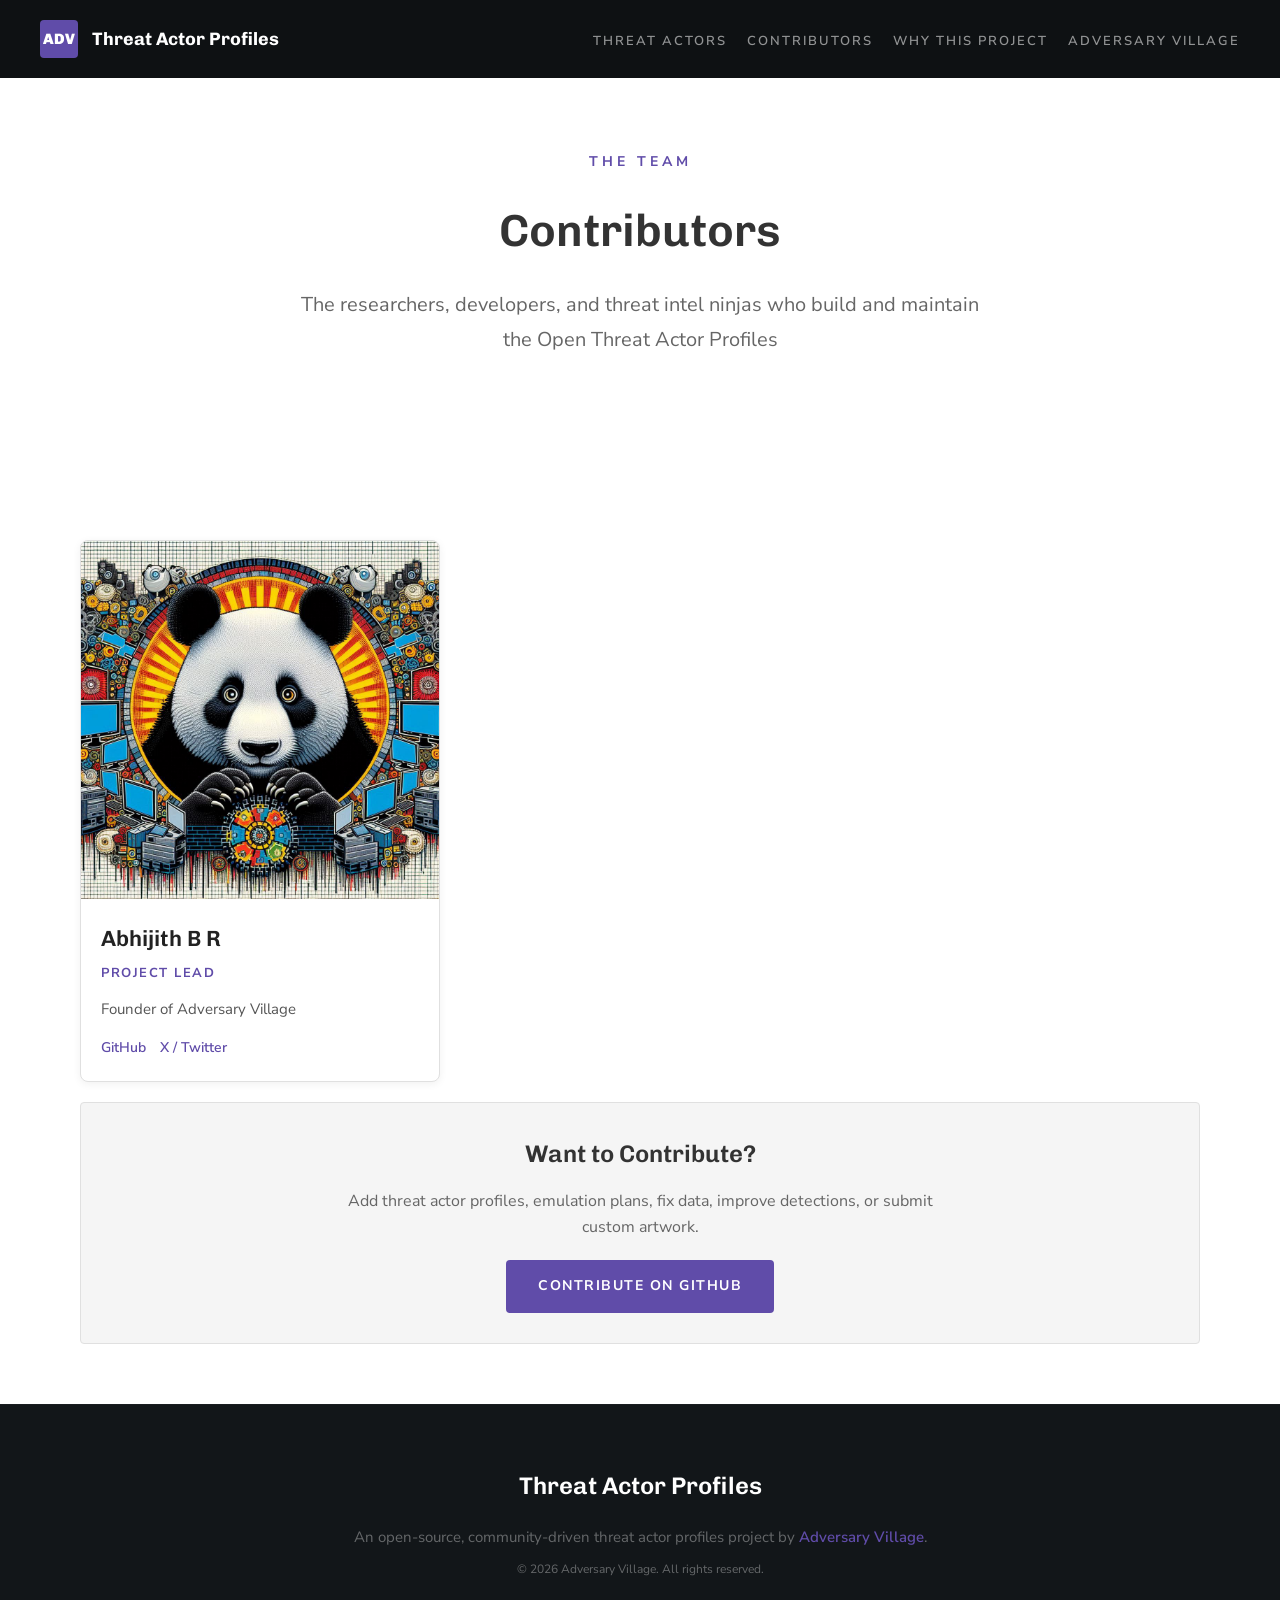
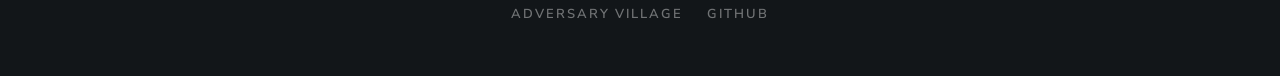
<file: contributors/index.html>
<!DOCTYPE html>
<html lang="en">
<head><meta charset="UTF-8"><meta name="viewport" content="width=device-width,initial-scale=1.0"><title>Contributors | Open Threat Actor Profiles</title><link rel="stylesheet" href="../css/style.css"><link rel="icon" type="image/svg+xml" href="data:image/svg+xml,
<svg xmlns='http://www.w3.org/2000/svg' viewBox='0 0 100 100'><text y='.9em' font-size='90'>☠️</text>
</svg>">
</head>
<body >
<nav class="nav-bar"><a href="../index.html" class="nav-brand"><div class="nav-brand-icon">ADV</div><div class="nav-brand-text">Threat Actor Profiles</div></a><ul class="nav-links"><li><a href="../">Threat Actors</a></li><li><a href="../contributors/">Contributors</a></li><li><a href="../why/">Why This Project</a></li><li><a href="https://adversaryvillage.org" target="_blank">Adversary Village</a></li>
</ul>
</nav>
<section style="padding:150px 40px 40px;text-align:center;background:#fff;min-height:60vh">
<div style="font-family:var(--fb);font-weight:700;font-size:1.4rem;letter-spacing:.4rem;text-transform:uppercase;color:var(--p);margin-bottom:1.6rem">The Team</div>
<h1 style="font-family:var(--fh);font-size:4.5rem;font-weight:600;color:#333;margin-bottom:1.6rem">Contributors</h1>
<p style="font-size:2rem;color:#666;max-width:700px;margin:0 auto">The researchers, developers, and threat intel ninjas who build and maintain the Open Threat Actor Profiles</p>
</section>

<section style="width:100%; background-color: white;">
<section style="max-width:1200px;margin:0 auto;padding:0 40px 6rem;background:#ffffff">
<div style="display:grid;grid-template-columns:repeat(auto-fill,minmax(280px,1fr));gap:2rem"><div style="background:#fff;border:1px solid #e0e0e0;border-radius:8px;overflow:hidden;box-shadow:0 2px 8px rgba(0,0,0,0.06)">
        <div style="width:100%;aspect-ratio:1;overflow:hidden;background:#f0f0f0"><img src="../images/actors/apt41.jpeg" alt="APT41" style="width:100%;height:100%;object-fit:cover;display:block">
    </div>
        <div style="padding:2rem">
            <div style="font-family:var(--fh);font-size:2.2rem;font-weight:600;color:#222;margin-bottom:.4rem">Abhijith B R</div>
            <div style="font-family:var(--fb);font-size:1.3rem;font-weight:700;color:var(--p);letter-spacing:.15rem;text-transform:uppercase;margin-bottom:1.2rem">Project Lead</div>
            <div style="font-size:1.5rem;color:#555;line-height:1.65;margin-bottom:1.4rem">Founder of Adversary Village</div>
            <div style="display:flex;gap:1.4rem;flex-wrap:wrap"><a href="https://github.com/abhijithbr" target="_blank" style="color:var(--p);font-size:1.4rem;font-weight:600">GitHub</a><a href="https://twitter.com/abhijithbr" target="_blank" style="color:var(--p);font-size:1.4rem;font-weight:600">X / Twitter</a></div>
        </div></div>
</div>




<div style="margin-top:2rem;text-align:center;padding:3rem;background:#f5f5f5;border:1px solid #e0e0e0;border-radius:var(--r)">
<div style="font-family:var(--fh);font-size:2.4rem;font-weight:600;color:#333;margin-bottom:1.2rem">Want to Contribute?</div>
<div style="font-size:1.6rem;color:#666;max-width:600px;margin:0 auto 2rem;line-height:1.65">Add threat actor profiles, emulation plans, fix data, improve detections, or submit custom artwork.</div>
<a href="https://github.com/adversaryvillage/threat-actor-profiles" target="_blank" style="display:inline-block;padding:1.4rem 3.2rem;background:var(--p);color:#fff;border-radius:var(--r);font-weight:700;font-size:1.4rem;letter-spacing:.15rem;text-transform:uppercase;text-decoration:none">Contribute on GitHub</a>
</div>
</section>
</section>

<footer class="site-footer">
    
    <div class="footer-inner"><div class="footer-brand">Threat Actor Profiles</div><div class="footer-text">An open-source, community-driven threat actor profiles project by <a href="https://adversaryvillage.org" target="_blank" style="color:#604ca9;text-decoration:none;font-weight:600">Adversary Village</a>.</div><div style="color:var(--td);font-size:1.2rem;margin-top:.8rem">&copy; 2026 Adversary Village. All rights reserved.</div><ul class="footer-links"><li><a href="https://adversaryvillage.org" target="_blank">Adversary Village</a></li><li><a href="https://github.com/adversaryvillage/threat-actor-profiles" target="_blank">GitHub</a></li>
</ul></div>
</footer>
<script src="../js/main.js">
</script>
</body>
</html>
</file>
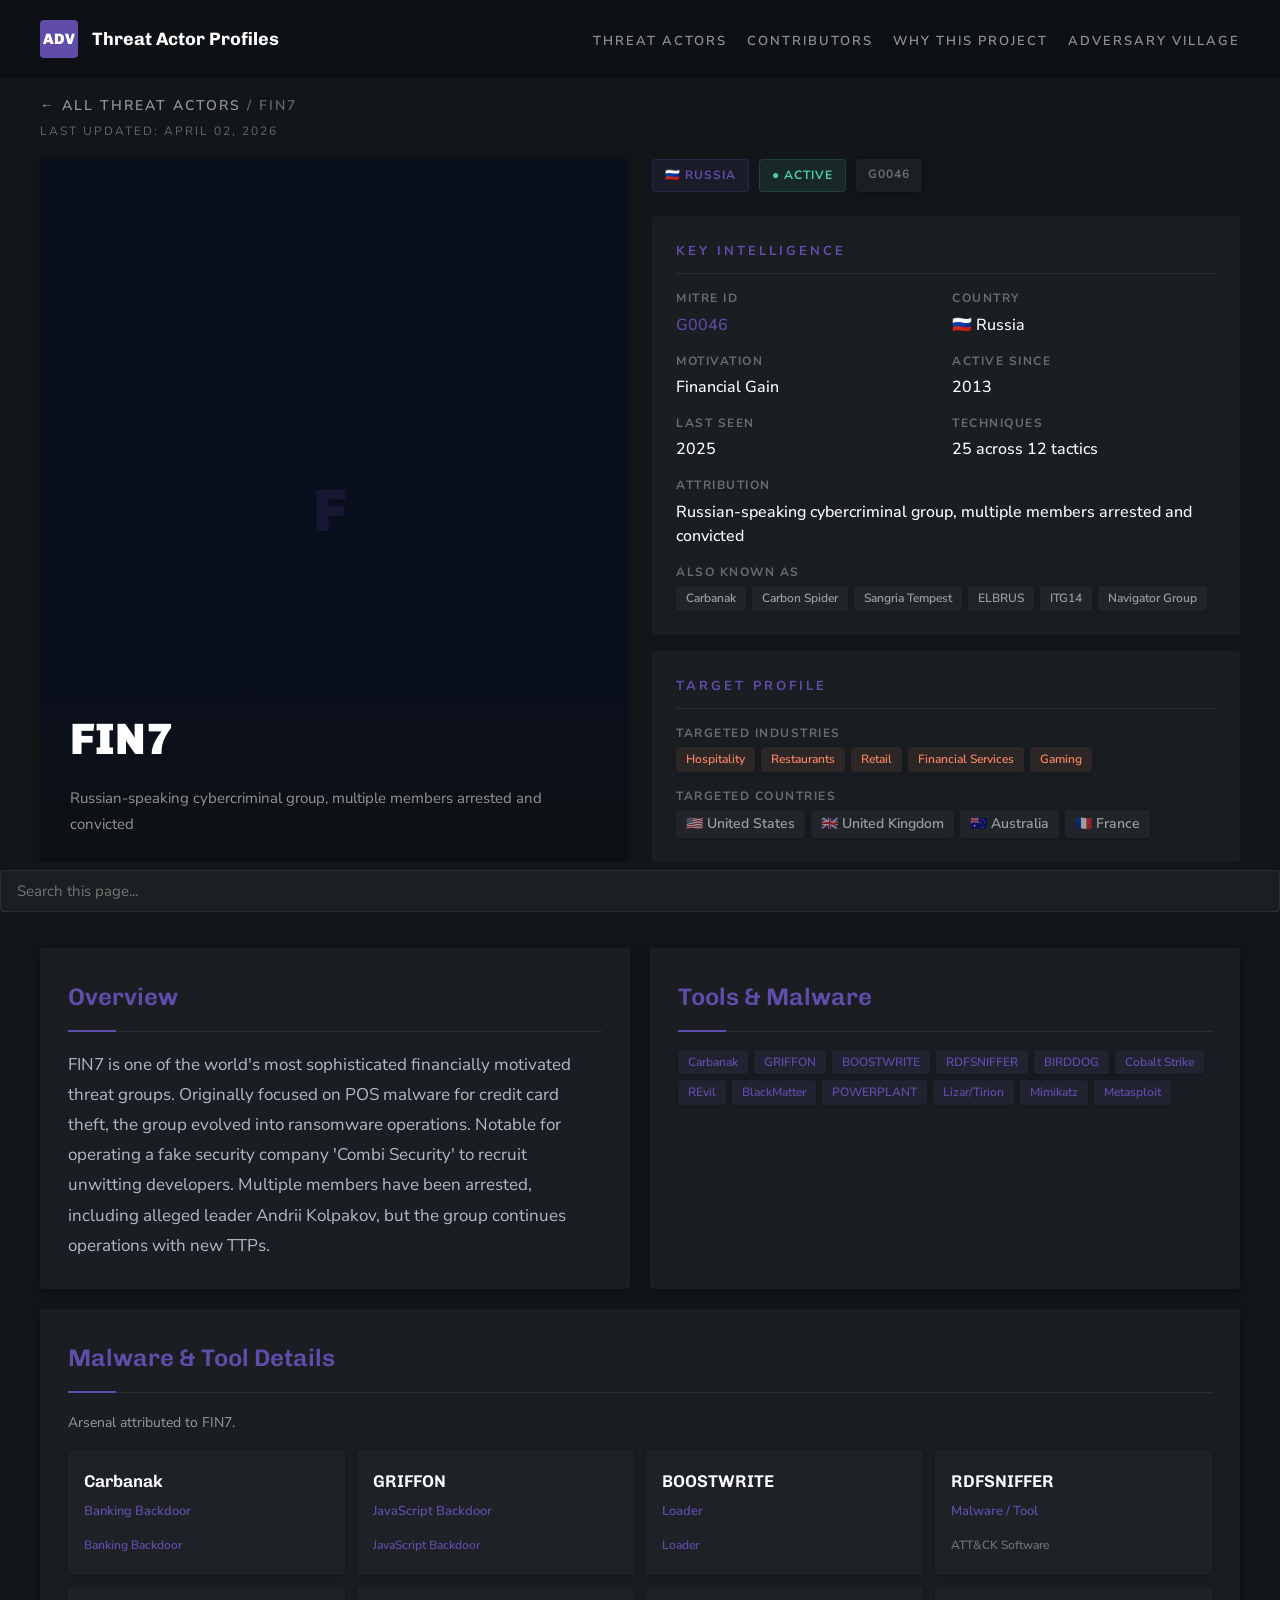
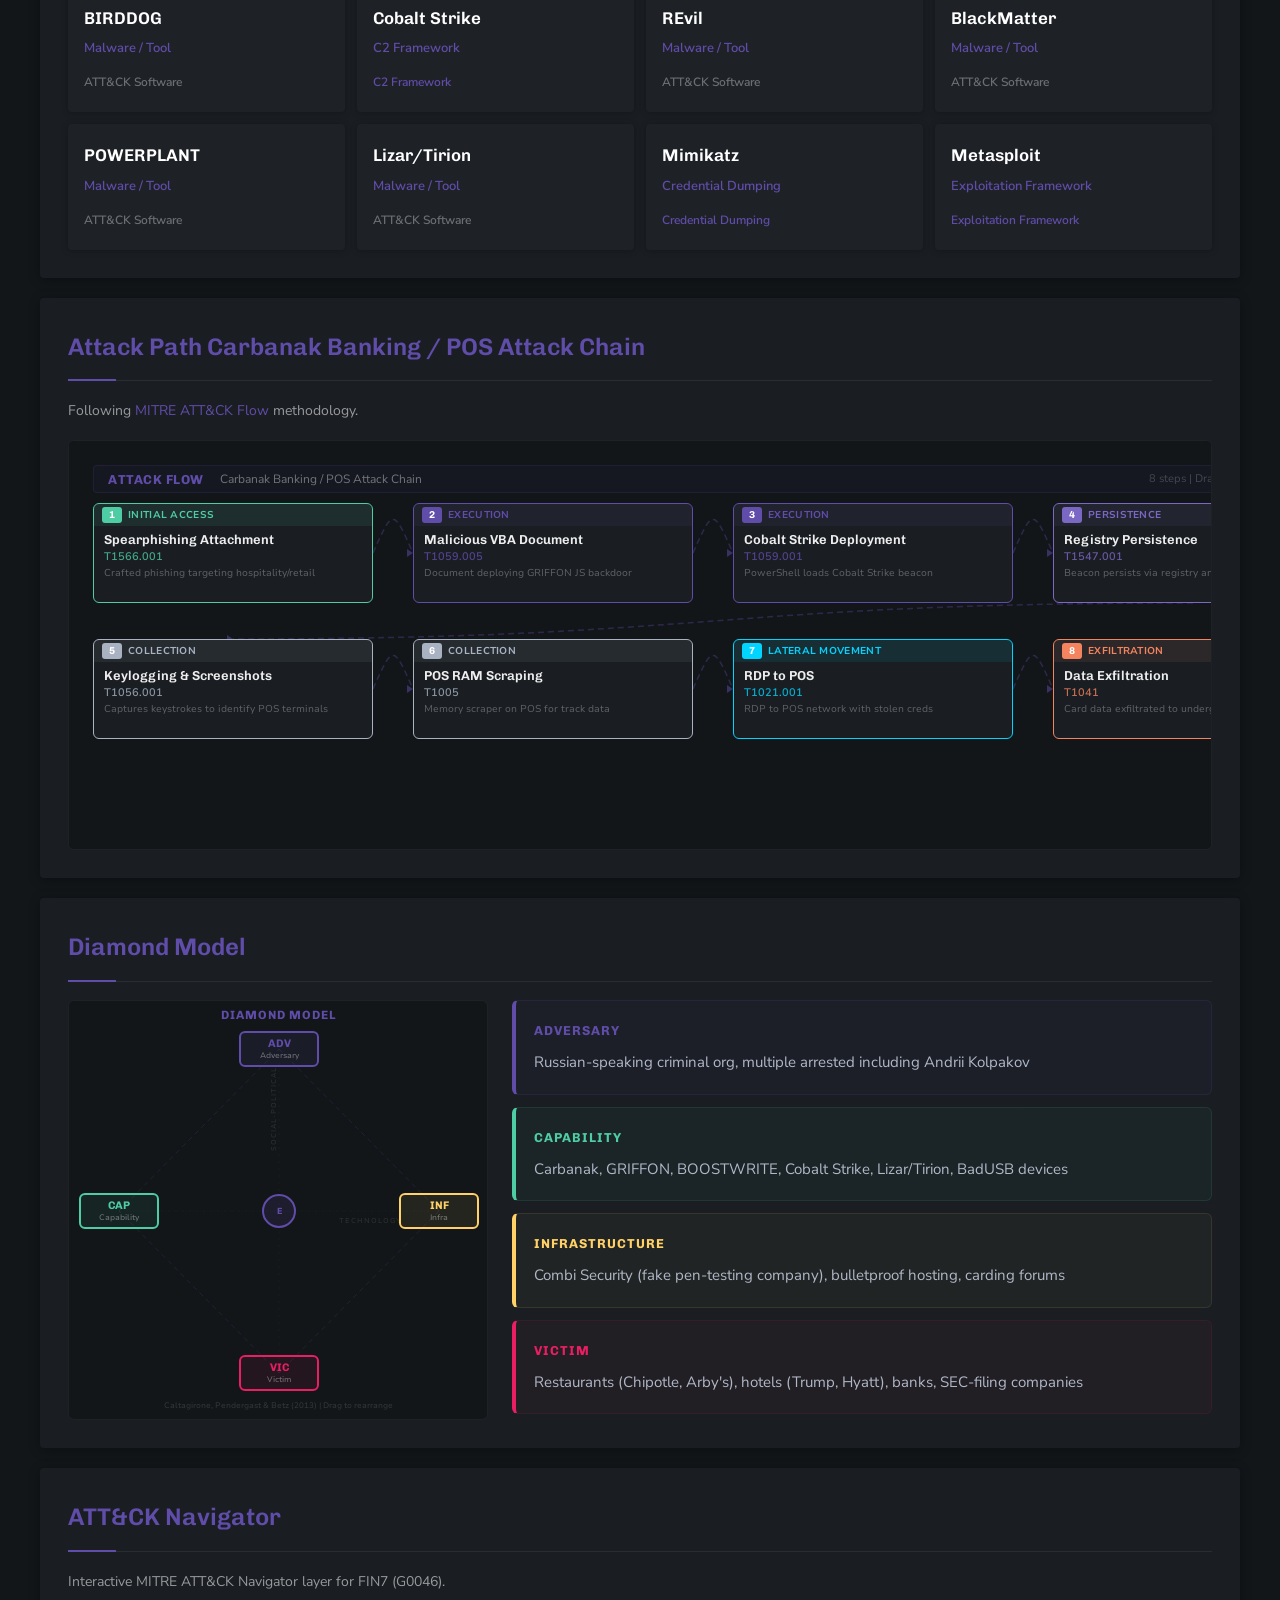
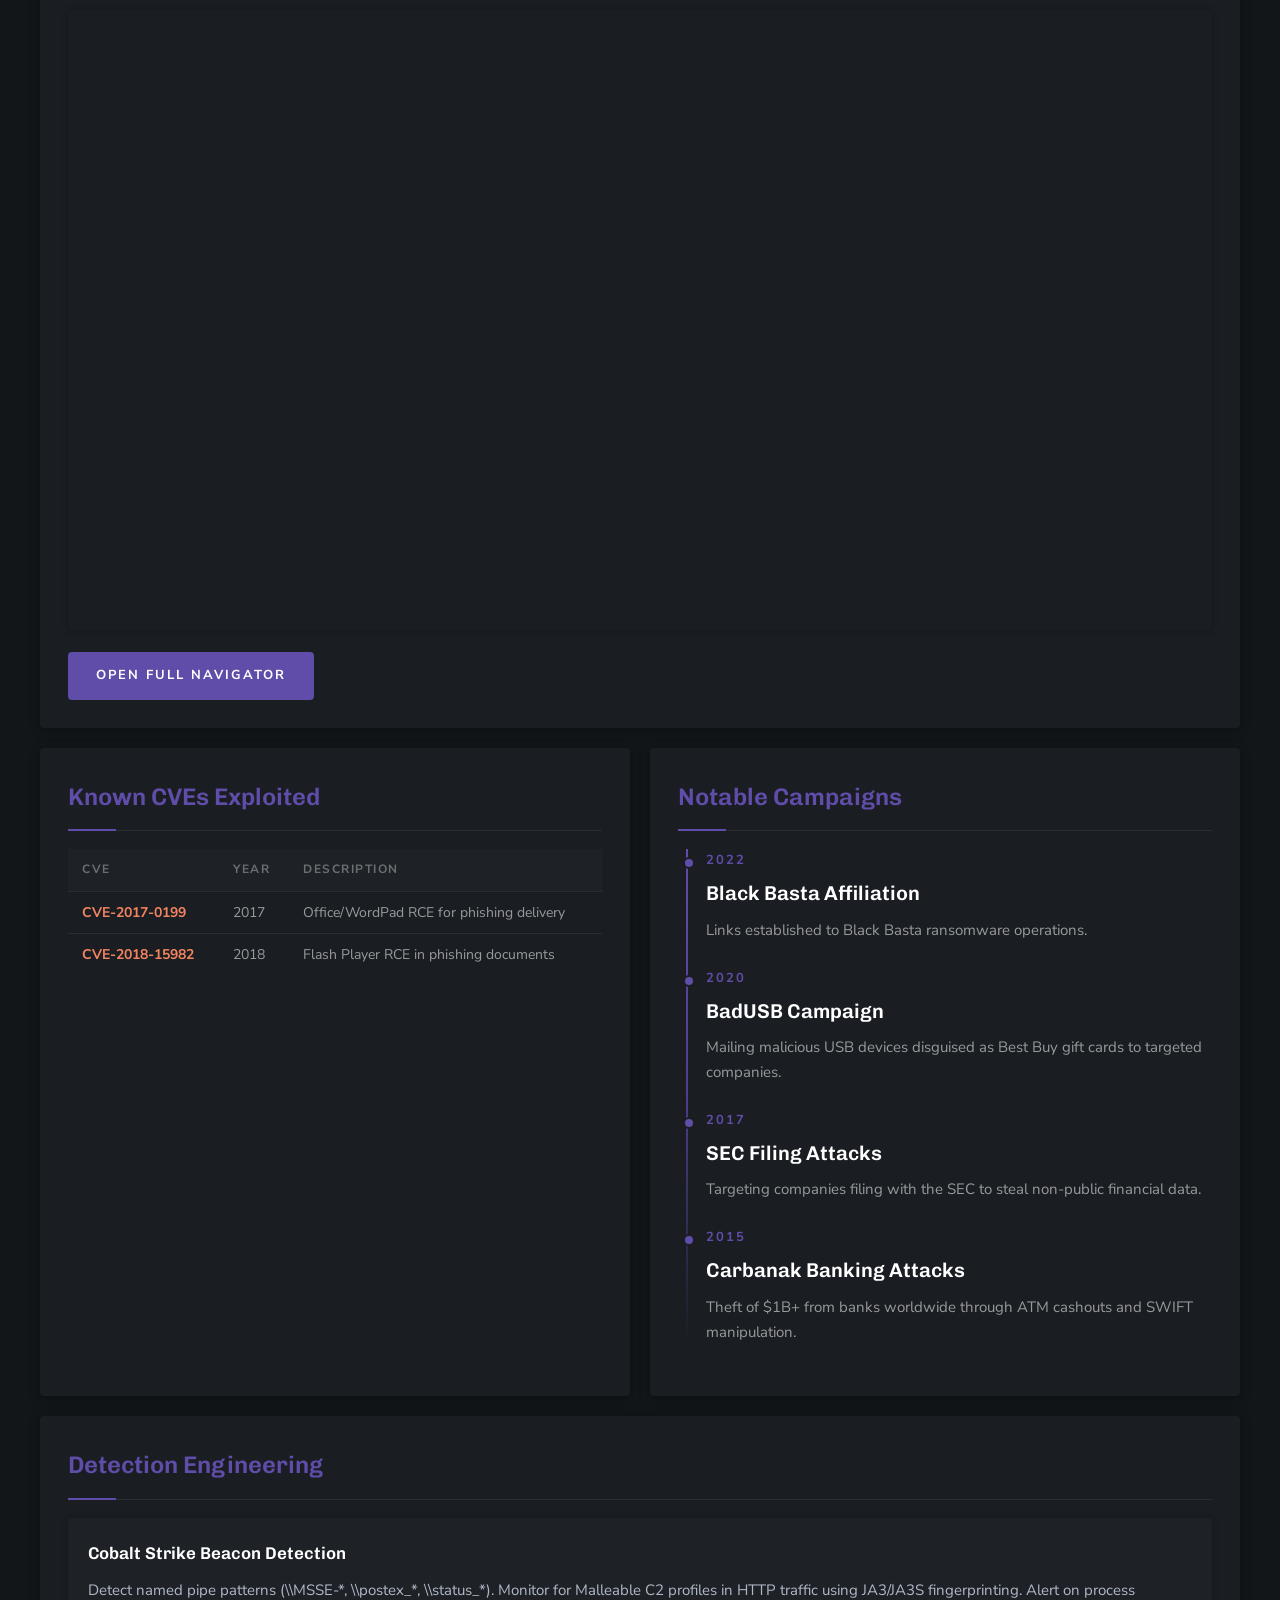
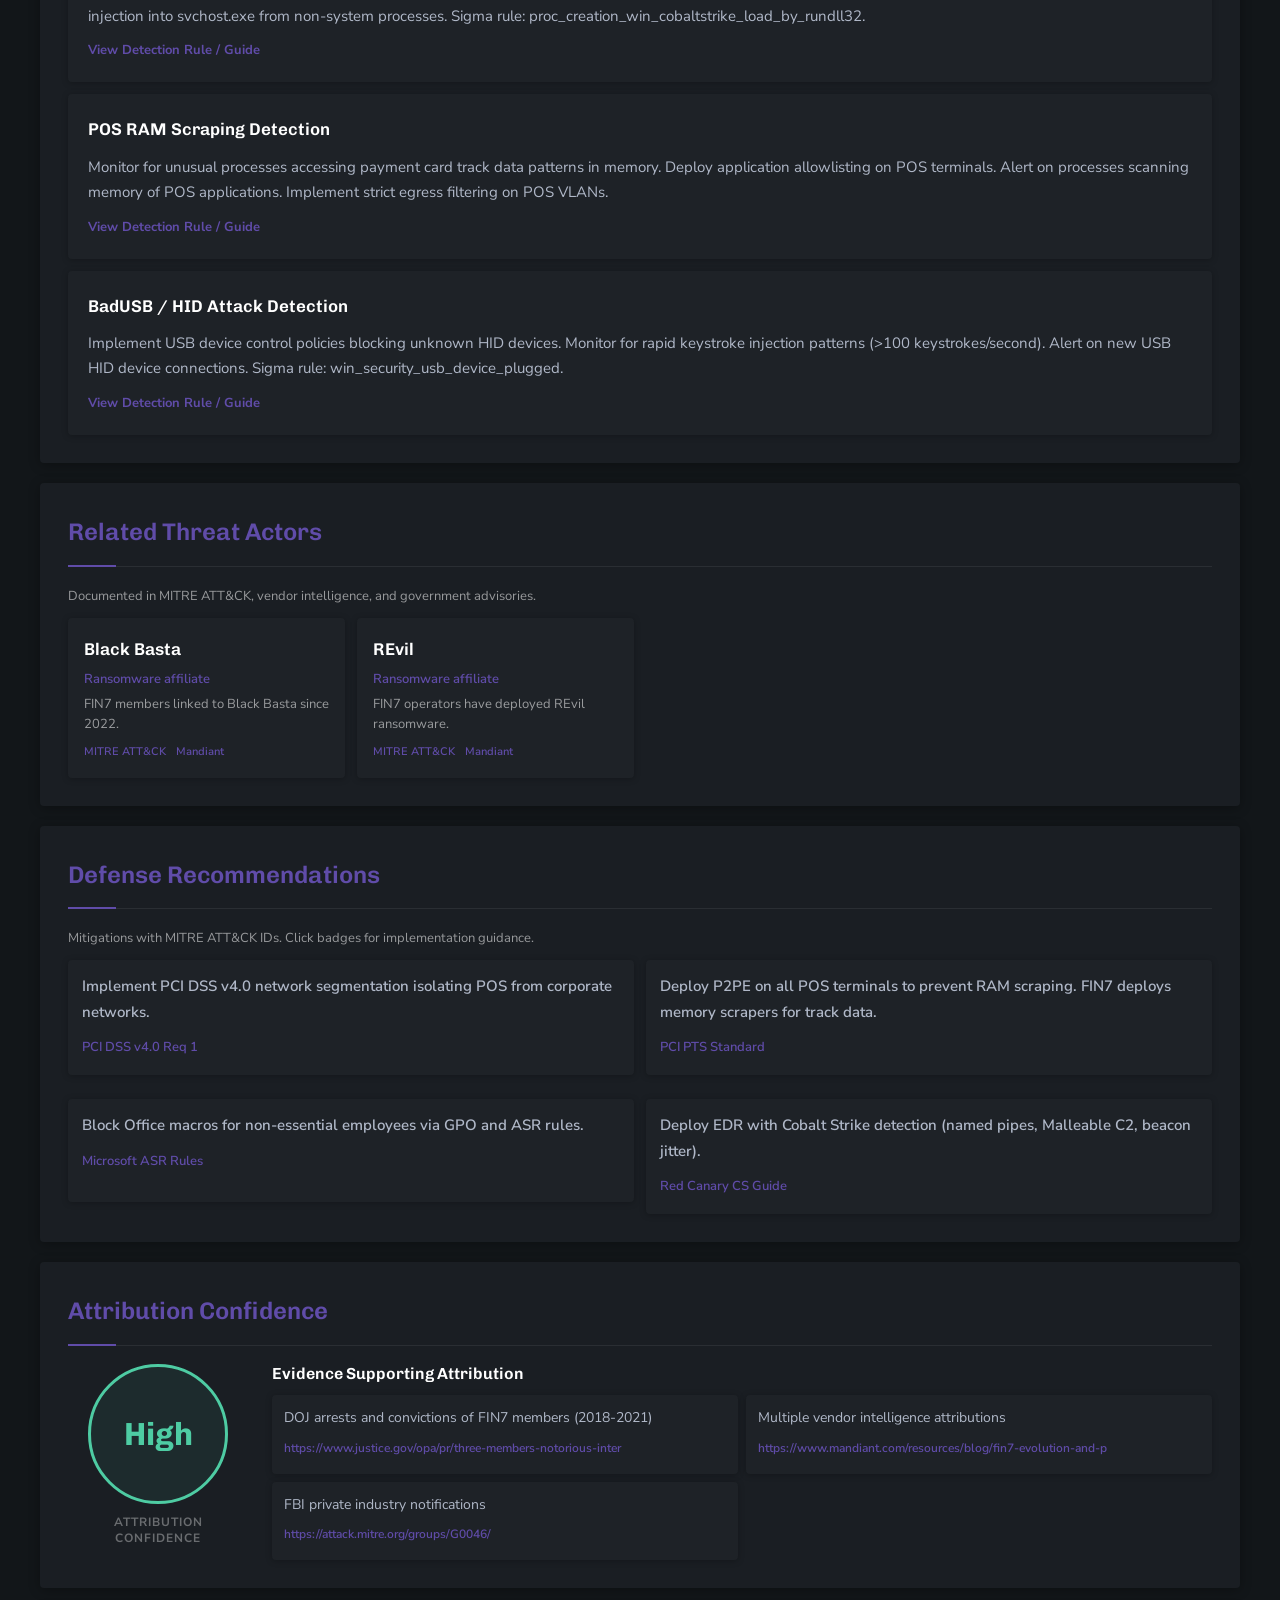
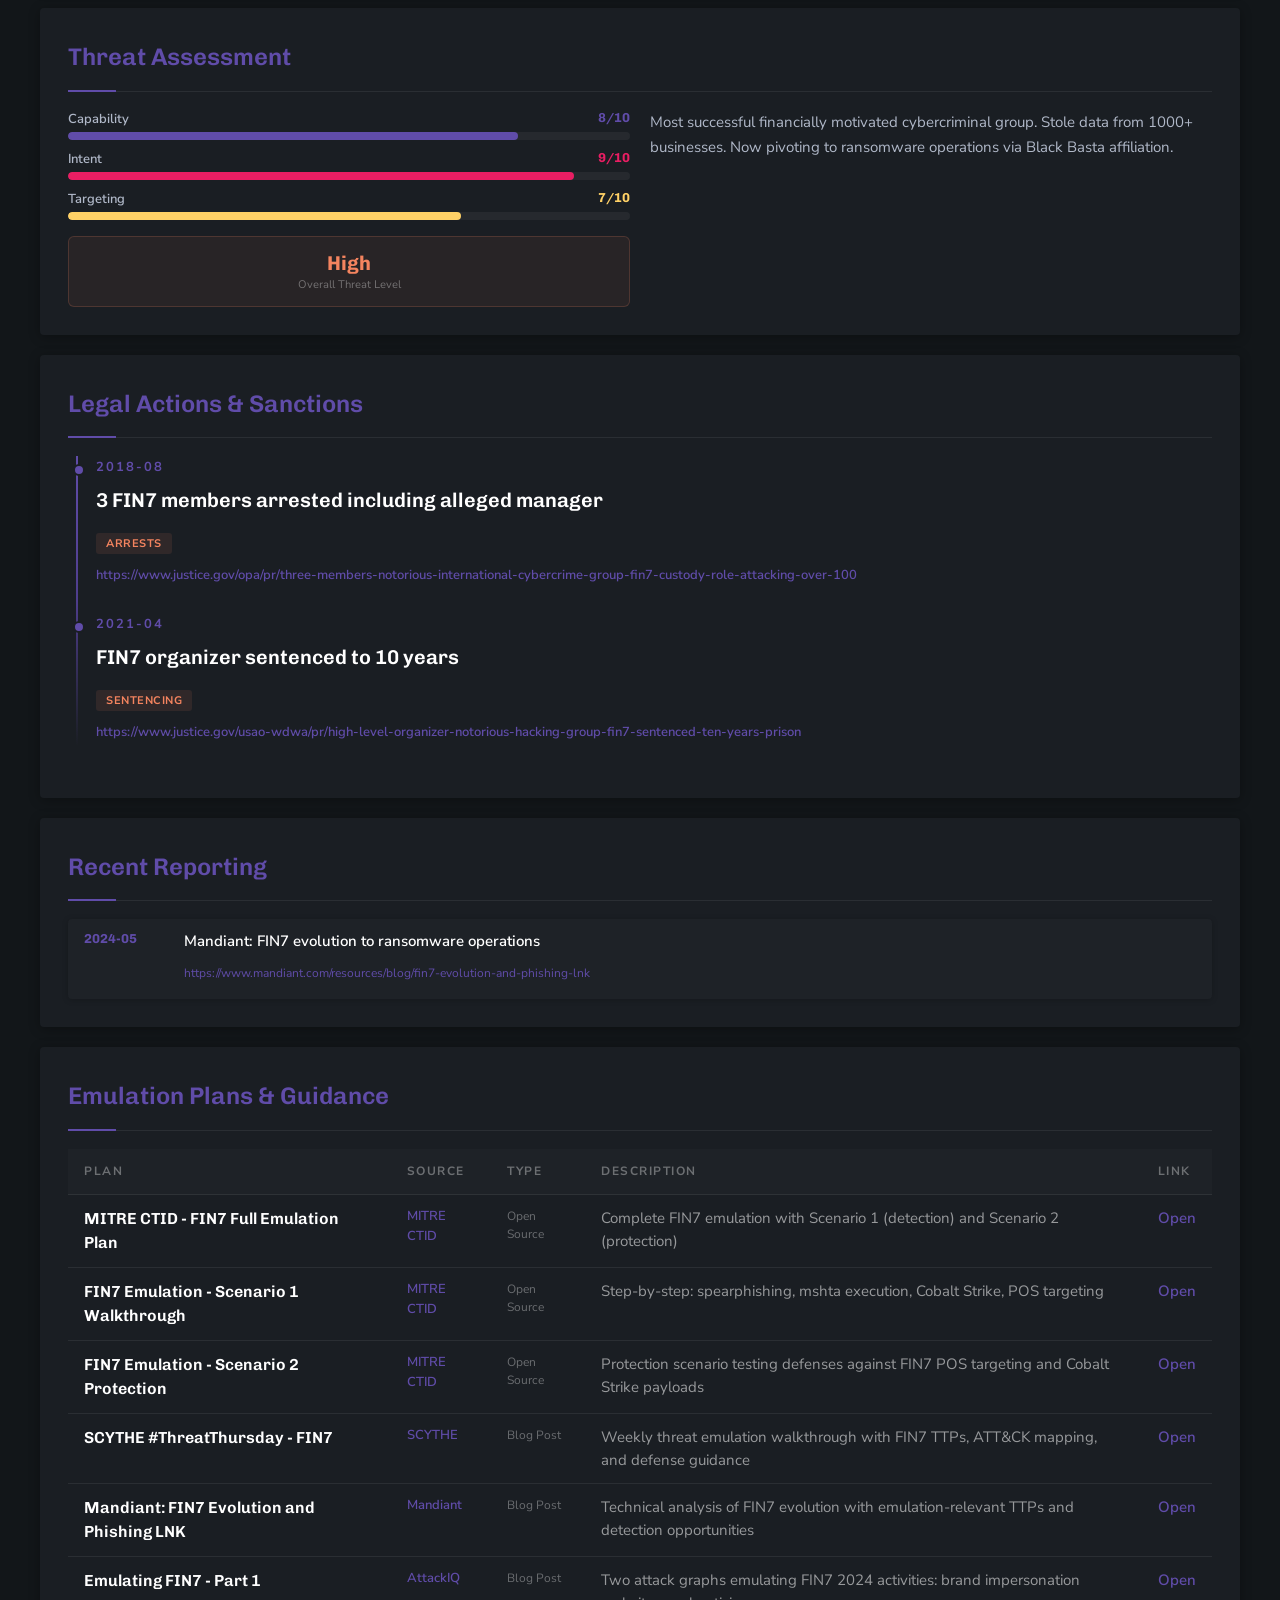
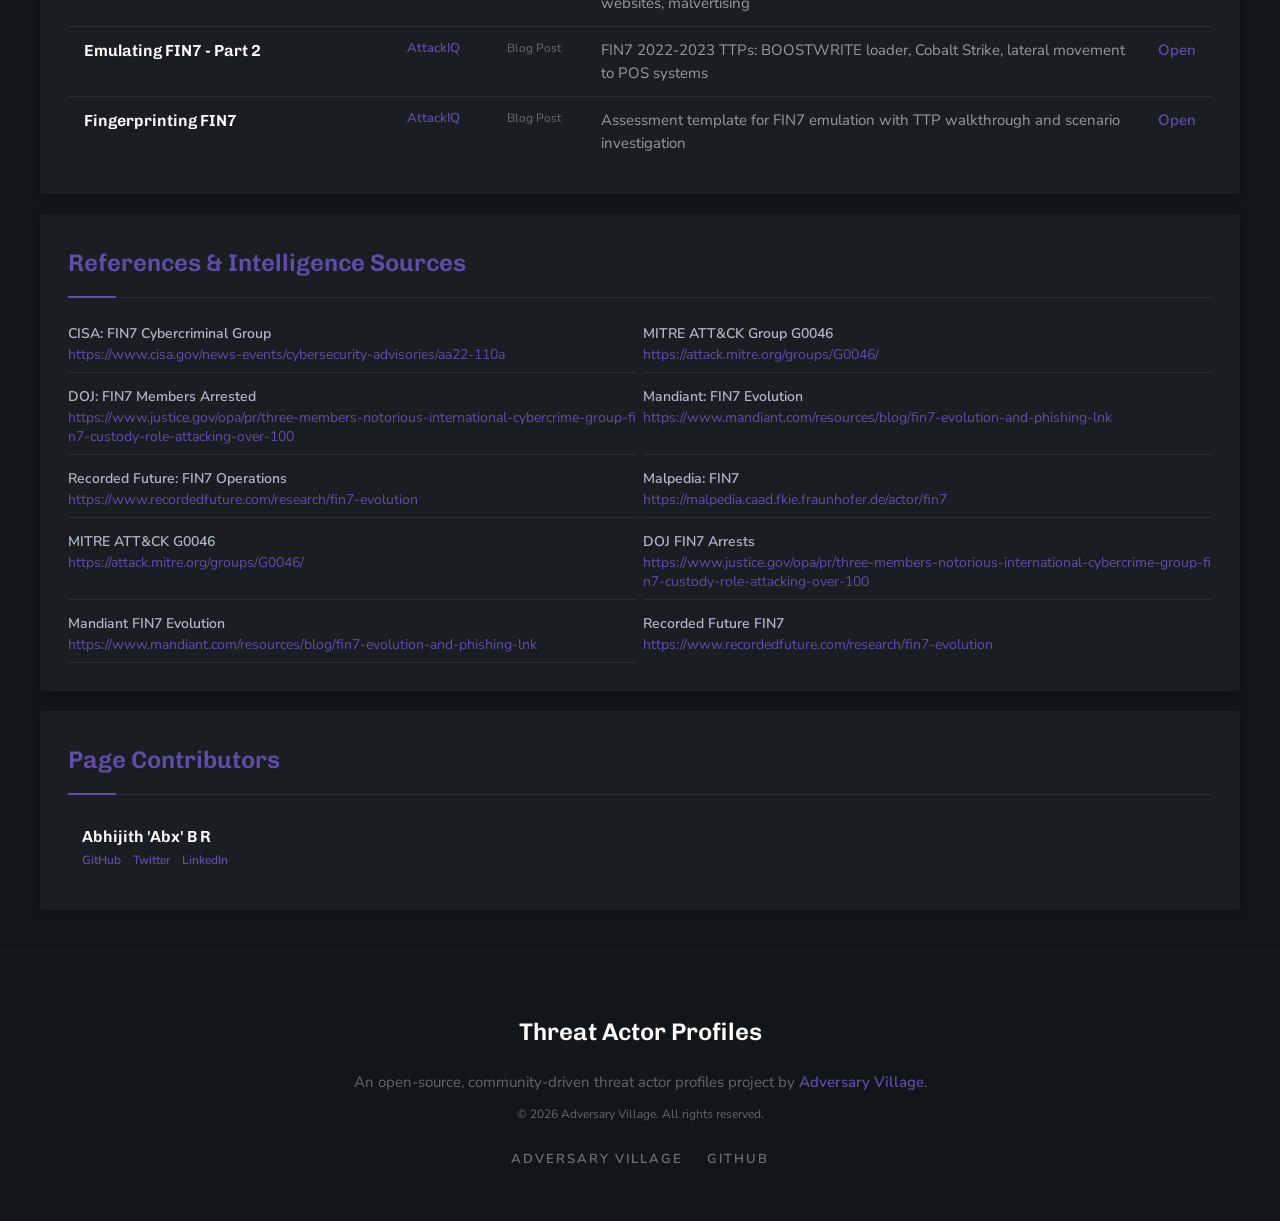
<file: fin7/index.html>
<!DOCTYPE html>
<html lang="en">
<head><meta charset="UTF-8"><meta name="viewport" content="width=device-width,initial-scale=1.0"><title>FIN7 | Threat Actor Profiles</title><link rel="stylesheet" href="../css/style.css"><link rel="icon" type="image/svg+xml" href="data:image/svg+xml,
<svg xmlns='http://www.w3.org/2000/svg' viewBox='0 0 100 100'><text y='.9em' font-size='90'>☠️</text>
</svg>">
</head>
<body class="actor-page">
<nav class="nav-bar"><a href="../index.html" class="nav-brand"><div class="nav-brand-icon">ADV</div><div class="nav-brand-text">Threat Actor Profiles</div></a><ul class="nav-links"><li><a href="../">Threat Actors</a></li><li><a href="../contributors/">Contributors</a></li><li><a href="../why/">Why This Project</a></li><li><a href="https://adversaryvillage.org" target="_blank">Adversary Village</a></li>
</ul>
</nav>
<div class="breadcrumb"><a href="../">← All Threat Actors</a> / FIN7 <div style="font:400 1.2rem Nunito Sans;color:var(--td);margin-top:.4rem">Last updated: April 02, 2026</div></div>
<div class="actor-hero-split">
<div class="actor-hero-art"><div style="width:100%;height:100%;background:#0a0f1e;display:flex;align-items:center;justify-content:center"><div style="font:900 6rem Chivo;color:rgba(96,76,169,0.15);letter-spacing:8px">F</div></div><div class="art-overlay"><div class="art-name">FIN7</div><div class="art-sub">Russian-speaking cybercriminal group, multiple members arrested and convicted</div></div></div>
<div class="actor-hero-info"><div class="info-badges"><span class="card-tag tag-country">🇷🇺 Russia</span><span class="card-type-badge badge-criminal">Cybercriminal</span><span class="card-tag tag-active">● Active</span><span class="card-tag" style="background:rgba(255,255,255,0.04);color:var(--td);border:none;box-shadow:0 1px 6px rgba(0,0,0,0.25)">G0046</span></div>
<div class="info-card">
<div class="info-card-title">Key Intelligence</div><div class="info-grid"><div class="info-field"><div class="info-label">MITRE ID</div><div class="info-value"><a href="https://attack.mitre.org/groups/G0046" target="_blank">G0046</a></div></div><div class="info-field"><div class="info-label">Country</div><div class="info-value">🇷🇺 Russia</div></div><div class="info-field"><div class="info-label">Motivation</div><div class="info-value">Financial Gain</div></div><div class="info-field"><div class="info-label">Active Since</div><div class="info-value">2013</div></div><div class="info-field"><div class="info-label">Last Seen</div><div class="info-value">2025</div></div><div class="info-field"><div class="info-label">Techniques</div><div class="info-value">25 across 12 tactics</div></div><div class="info-field info-full"><div class="info-label">Attribution</div><div class="info-value">Russian-speaking cybercriminal group, multiple members arrested and convicted</div></div><div class="info-field info-full"><div class="info-label">Also Known As</div><div class="chip-list"><span class="chip">Carbanak</span><span class="chip">Carbon Spider</span><span class="chip">Sangria Tempest</span><span class="chip">ELBRUS</span><span class="chip">ITG14</span><span class="chip">Navigator Group</span></div>
</div>
</div>
</div>
<div class="info-card" style="flex:0">
<div class="info-card-title">Target Profile</div><div class="info-grid"><div class="info-field info-full"><div class="info-label">Targeted Industries</div><div class="chip-list"><span class="chip chip-orange">Hospitality</span><span class="chip chip-orange">Restaurants</span><span class="chip chip-orange">Retail</span><span class="chip chip-orange">Financial Services</span><span class="chip chip-orange">Gaming</span></div></div><div class="info-field info-full"><div class="info-label">Targeted Countries</div><div class="chip-list"><span class="chip" style="font-size:1.4rem">🇺🇸 United States</span><span class="chip" style="font-size:1.4rem">🇬🇧 United Kingdom</span><span class="chip" style="font-size:1.4rem">🇦🇺 Australia</span><span class="chip" style="font-size:1.4rem">🇫🇷 France</span></div>
</div>
</div>
</div></div></div>
<div id="page-search" class="page-search"><input type="text" id="page-search-input" placeholder="Search this page..." ></div>
<script>document.getElementById("page-search-input").addEventListener("input",function(e){var q=e.target.value.toLowerCase();document.querySelectorAll(".content-section,.detect-block").forEach(function(el){if(!q){el.style.display="";return}el.style.display=el.textContent.toLowerCase().includes(q)?"":"none"})});
</script>
<div class="actor-below">
<div class="actor-below-grid">
<div class="content-section">
<h2 class="section-title">Overview</h2><div class="description-text">FIN7 is one of the world&#x27;s most sophisticated financially motivated threat groups. Originally focused on POS malware for credit card theft, the group evolved into ransomware operations. Notable for operating a fake security company &#x27;Combi Security&#x27; to recruit unwitting developers. Multiple members have been arrested, including alleged leader Andrii Kolpakov, but the group continues operations with new TTPs.</div></div>
<div class="content-section">
<h2 class="section-title">Tools & Malware</h2><div class="chip-list"><span class="chip chip-purple">Carbanak</span><span class="chip chip-purple">GRIFFON</span><span class="chip chip-purple">BOOSTWRITE</span><span class="chip chip-purple">RDFSNIFFER</span><span class="chip chip-purple">BIRDDOG</span><span class="chip chip-purple">Cobalt Strike</span><span class="chip chip-purple">REvil</span><span class="chip chip-purple">BlackMatter</span><span class="chip chip-purple">POWERPLANT</span><span class="chip chip-purple">Lizar/Tirion</span><span class="chip chip-purple">Mimikatz</span><span class="chip chip-purple">Metasploit</span></div></div>
<div class="content-section actor-below-full">
<h2 class="section-title">Malware & Tool Details</h2><p style="color:var(--tm);font-size:1.4rem;margin-bottom:1.4rem">Arsenal attributed to FIN7.</p><div class="related-grid"><div class="related-card"><div class="related-card-name">Carbanak</div><div class="related-card-rel">Banking Backdoor</div><a href="https://attack.mitre.org/software/S0030/" target="_blank" style="display:inline-block;margin-top:.6rem;font-size:1.2rem;font-weight:600;color:var(--p)">Banking Backdoor</a></div><div class="related-card"><div class="related-card-name">GRIFFON</div><div class="related-card-rel">JavaScript Backdoor</div><a href="https://attack.mitre.org/software/S0417/" target="_blank" style="display:inline-block;margin-top:.6rem;font-size:1.2rem;font-weight:600;color:var(--p)">JavaScript Backdoor</a></div><div class="related-card"><div class="related-card-name">BOOSTWRITE</div><div class="related-card-rel">Loader</div><a href="https://attack.mitre.org/software/S0415/" target="_blank" style="display:inline-block;margin-top:.6rem;font-size:1.2rem;font-weight:600;color:var(--p)">Loader</a></div><div class="related-card"><div class="related-card-name">RDFSNIFFER</div><div class="related-card-rel">Malware / Tool</div><a href="https://attack.mitre.org/software/" target="_blank" style="display:inline-block;margin-top:.6rem;font-size:1.2rem;font-weight:600;color:var(--td)">ATT&CK Software</a></div><div class="related-card"><div class="related-card-name">BIRDDOG</div><div class="related-card-rel">Malware / Tool</div><a href="https://attack.mitre.org/software/" target="_blank" style="display:inline-block;margin-top:.6rem;font-size:1.2rem;font-weight:600;color:var(--td)">ATT&CK Software</a></div><div class="related-card"><div class="related-card-name">Cobalt Strike</div><div class="related-card-rel">C2 Framework</div><a href="https://www.cobaltstrike.com/" target="_blank" style="display:inline-block;margin-top:.6rem;font-size:1.2rem;font-weight:600;color:var(--p)">C2 Framework</a></div><div class="related-card"><div class="related-card-name">REvil</div><div class="related-card-rel">Malware / Tool</div><a href="https://attack.mitre.org/software/" target="_blank" style="display:inline-block;margin-top:.6rem;font-size:1.2rem;font-weight:600;color:var(--td)">ATT&CK Software</a></div><div class="related-card"><div class="related-card-name">BlackMatter</div><div class="related-card-rel">Malware / Tool</div><a href="https://attack.mitre.org/software/" target="_blank" style="display:inline-block;margin-top:.6rem;font-size:1.2rem;font-weight:600;color:var(--td)">ATT&CK Software</a></div><div class="related-card"><div class="related-card-name">POWERPLANT</div><div class="related-card-rel">Malware / Tool</div><a href="https://attack.mitre.org/software/" target="_blank" style="display:inline-block;margin-top:.6rem;font-size:1.2rem;font-weight:600;color:var(--td)">ATT&CK Software</a></div><div class="related-card"><div class="related-card-name">Lizar/Tirion</div><div class="related-card-rel">Malware / Tool</div><a href="https://attack.mitre.org/software/" target="_blank" style="display:inline-block;margin-top:.6rem;font-size:1.2rem;font-weight:600;color:var(--td)">ATT&CK Software</a></div><div class="related-card"><div class="related-card-name">Mimikatz</div><div class="related-card-rel">Credential Dumping</div><a href="https://github.com/gentilkiwi/mimikatz" target="_blank" style="display:inline-block;margin-top:.6rem;font-size:1.2rem;font-weight:600;color:var(--p)">Credential Dumping</a></div><div class="related-card"><div class="related-card-name">Metasploit</div><div class="related-card-rel">Exploitation Framework</div><a href="https://github.com/rapid7/metasploit-framework" target="_blank" style="display:inline-block;margin-top:.6rem;font-size:1.2rem;font-weight:600;color:var(--p)">Exploitation Framework</a></div></div></div>
<div class="content-section actor-below-full">
<h2 class="section-title">Attack Path Carbanak Banking / POS Attack Chain</h2><p style="color:var(--tm);font-size:1.4rem;margin-bottom:1.6rem">Following <a href="https://center-for-threat-informed-defense.github.io/attack-flow/" target="_blank">MITRE ATT&CK Flow</a> methodology.</p><div id="af132283" style="position:relative;width:100%;overflow-x:auto;background:#121619;border-radius:6px;border:1px solid rgba(255,255,255,0.05)"><div id="af132283w" style="position:relative;width:1288px;height:408px;min-height:300px"><div style="position:absolute;left:24px;top:24px;right:24px;height:28px;background:rgba(96,76,169,0.06);border:1px solid rgba(96,76,169,0.15);border-radius:4px;display:flex;align-items:center;padding:0 14px"><span style="font-family:Chivo,sans-serif;font-size:13px;font-weight:700;color:#604ca9;letter-spacing:0.5px">ATTACK FLOW</span><span style="font-family:Nunito Sans,sans-serif;font-size:12px;color:rgba(255,255,255,0.4);margin-left:16px">Carbanak Banking / POS Attack Chain</span><span style="font-family:Nunito Sans,sans-serif;font-size:11px;color:rgba(255,255,255,0.2);margin-left:auto">8 steps | Drag nodes to rearrange</span></div>
<svg id="af132283svg" style="position:absolute;inset:0;width:100%;height:100%;pointer-events:none">
</svg><div id="af132283nodes"></div></div></div>
<script>(function(){var D=[{"i": 0, "x": 24, "y": 62, "tc": "#4ecca3", "tactic": "Initial Access", "step": "Spearphishing Attachment", "tid": "T1566.001", "desc": "Crafted phishing targeting hospitality/retail"}, {"i": 1, "x": 344, "y": 62, "tc": "#604ca9", "tactic": "Execution", "step": "Malicious VBA Document", "tid": "T1059.005", "desc": "Document deploying GRIFFON JS backdoor"}, {"i": 2, "x": 664, "y": 62, "tc": "#604ca9", "tactic": "Execution", "step": "Cobalt Strike Deployment", "tid": "T1059.001", "desc": "PowerShell loads Cobalt Strike beacon"}, {"i": 3, "x": 984, "y": 62, "tc": "#7b68c4", "tactic": "Persistence", "step": "Registry Persistence", "tid": "T1547.001", "desc": "Beacon persists via registry and scheduled tasks"}, {"i": 4, "x": 24, "y": 198, "tc": "#a8b2c1", "tactic": "Collection", "step": "Keylogging & Screenshots", "tid": "T1056.001", "desc": "Captures keystrokes to identify POS terminals"}, {"i": 5, "x": 344, "y": 198, "tc": "#a8b2c1", "tactic": "Collection", "step": "POS RAM Scraping", "tid": "T1005", "desc": "Memory scraper on POS for track data"}, {"i": 6, "x": 664, "y": 198, "tc": "#00d4ff", "tactic": "Lateral Movement", "step": "RDP to POS", "tid": "T1021.001", "desc": "RDP to POS network with stolen creds"}, {"i": 7, "x": 984, "y": 198, "tc": "#f4845f", "tactic": "Exfiltration", "step": "Data Exfiltration", "tid": "T1041", "desc": "Card data exfiltrated to underground markets"}];var W=280,H=100,ct=document.getElementById("af132283nodes"),sv=document.getElementById("af132283svg");function mkN(){ct.innerHTML="";D.forEach(function(n){var d=document.createElement("div");d.className="afn";d.dataset.idx=n.i;d.style.cssText="position:absolute;left:"+n.x+"px;top:"+n.y+"px;width:"+W+"px;height:"+H+"px;background:#1a1e23;border:1.5px solid "+n.tc+";border-radius:6px;cursor:grab;user-select:none;overflow:hidden;transition:box-shadow 0.2s";d.innerHTML='<div style="height:22px;background:'+n.tc+'15;display:flex;align-items:center;padding:0 8px"><span style="background:'+n.tc+';color:#fff;font:700 10px Chivo;padding:2px 7px;border-radius:3px;margin-right:6px">'+(n.i+1)+'</span><span style="font:700 10px Nunito Sans;color:'+n.tc+';letter-spacing:0.3px">'+n.tactic.toUpperCase().slice(0,24)+'</span></div><div style="padding:6px 10px"><div style="font:600 13px Chivo;color:#eee;white-space:nowrap;overflow:hidden;text-overflow:ellipsis">'+n.step+'</div><div style="font:600 11px Nunito Sans;color:'+n.tc+';opacity:0.8;margin-top:2px">'+n.tid+'</div><div style="font:400 10px Nunito Sans;color:rgba(255,255,255,0.3);margin-top:2px;white-space:nowrap;overflow:hidden;text-overflow:ellipsis">'+n.desc+'</div></div>';d.title=n.step+"\n"+n.tactic+"\n"+n.tid+"\n"+n.desc;ct.appendChild(d)})}function mkE(){var s="";for(var i=1;i<D.length;i++){var a=D[i-1],b=D[i];var x1=a.x+W,y1=a.y+H/2,x2=b.x,y2=b.y+H/2;if(b.x<=a.x){x1=a.x+W/2;y1=a.y+H;x2=b.x+W/2;y2=b.y}var mx=(x1+x2)/2;var cyo=y1===y2?-45:0;s+='<path d="M'+x1+' '+y1+' C'+mx+' '+(y1+cyo)+' '+mx+' '+(y2+cyo)+' '+x2+' '+y2+'" fill="none" stroke="rgba(96,76,169,0.35)" stroke-width="1.5" stroke-dasharray="6 4"/>';s+='<polygon points="'+(x2-6)+','+(y2-4)+' '+x2+','+y2+' '+(x2-6)+','+(y2+4)+'" fill="rgba(96,76,169,0.5)"/>'}sv.innerHTML=s}mkN();mkE();var drag=null,ox=0,oy=0;ct.addEventListener("mousedown",function(e){var t=e.target.closest(".afn");if(!t)return;drag=t;var r=t.getBoundingClientRect();ox=e.clientX-r.left;oy=e.clientY-r.top;t.style.cursor="grabbing";t.style.zIndex=10;t.style.boxShadow="0 8px 32px rgba(96,76,169,0.3)";e.preventDefault()});document.addEventListener("mousemove",function(e){if(!drag)return;var p=ct.getBoundingClientRect();var nx=e.clientX-p.left-ox,ny=e.clientY-p.top-oy;drag.style.left=nx+"px";drag.style.top=ny+"px";var idx=+drag.dataset.idx;D[idx].x=nx;D[idx].y=ny;mkE()});document.addEventListener("mouseup",function(){if(drag){drag.style.cursor="grab";drag.style.zIndex=1;drag.style.boxShadow="none";drag=null}});ct.addEventListener("touchstart",function(e){var t=e.target.closest(".afn");if(!t)return;drag=t;var r=t.getBoundingClientRect();ox=e.touches[0].clientX-r.left;oy=e.touches[0].clientY-r.top;t.style.zIndex=10;e.preventDefault()},{passive:false});document.addEventListener("touchmove",function(e){if(!drag)return;var p=ct.getBoundingClientRect();var nx=e.touches[0].clientX-p.left-ox,ny=e.touches[0].clientY-p.top-oy;drag.style.left=nx+"px";drag.style.top=ny+"px";D[+drag.dataset.idx].x=nx;D[+drag.dataset.idx].y=ny;mkE()},{passive:false});document.addEventListener("touchend",function(){if(drag){drag.style.zIndex=1;drag=null}})})();
</script></div>
<div class="content-section actor-below-full">
<h2 class="section-title">Diamond Model</h2><div class="grid-2col-wide"><div id="dm739168" style="position:relative;width:420px;height:420px;background:#121619;border-radius:6px;border:1px solid rgba(255,255,255,0.05)">
<svg id="dm739168svg" style="position:absolute;inset:0;width:100%;height:100%;pointer-events:none">
</svg><div id="dm739168n"></div><div style="position:absolute;bottom:8px;left:0;right:0;text-align:center;font:8px Nunito Sans;color:rgba(255,255,255,0.15)">Caltagirone, Pendergast &amp; Betz (2013) | Drag to rearrange</div></div><div style="display:flex;flex-direction:column;gap:1.2rem"><div class="panel-purple"><div class="panel-label" style="color:#604ca9">ADVERSARY</div><div class="panel-body">Russian-speaking criminal org, multiple arrested including Andrii Kolpakov</div></div><div class="panel-green"><div class="panel-label" style="color:#4ecca3">CAPABILITY</div><div class="panel-body">Carbanak, GRIFFON, BOOSTWRITE, Cobalt Strike, Lizar/Tirion, BadUSB devices</div></div><div class="panel-yellow"><div class="panel-label" style="color:#ffd166">INFRASTRUCTURE</div><div class="panel-body">Combi Security (fake pen-testing company), bulletproof hosting, carding forums</div></div><div class="panel-pink"><div class="panel-label" style="color:#E91E63">VICTIM</div><div class="panel-body">Restaurants (Chipotle, Arby&#x27;s), hotels (Trump, Hyatt), banks, SEC-filing companies</div>
</div>
</div>
</div>
<script>(function(){var ct=document.getElementById("dm739168n"),sv=document.getElementById("dm739168svg");var ns=[{id:0,x:170,y:30,w:80,h:36,label:"ADV",sub:"Adversary",c:"#604ca9",bg:"rgba(96,76,169,0.1)"},{id:1,x:170,y:354,w:80,h:36,label:"VIC",sub:"Victim",c:"#E91E63",bg:"rgba(233,30,99,0.08)"},{id:2,x:10,y:192,w:80,h:36,label:"CAP",sub:"Capability",c:"#4ecca3",bg:"rgba(78,204,163,0.08)"},{id:3,x:330,y:192,w:80,h:36,label:"INF",sub:"Infra",c:"#ffd166",bg:"rgba(255,209,102,0.08)"},{id:4,x:193,y:193,w:34,h:34,label:"E",sub:"Event",c:"#604ca9",bg:"rgba(96,76,169,0.15)"}];var edges=[[0,3],[3,1],[1,2],[2,0],[0,1],[2,3]];function mk(){ct.innerHTML="";ns.forEach(function(n){var d=document.createElement("div");d.dataset.idx=n.id;d.style.cssText="position:absolute;left:"+n.x+"px;top:"+n.y+"px;width:"+n.w+"px;height:"+n.h+"px;background:"+n.bg+";border:2px solid "+n.c+";border-radius:"+(n.id===4?"50%":"6px")+";cursor:grab;display:flex;flex-direction:column;align-items:center;justify-content:center;user-select:none;z-index:2;transition:box-shadow 0.2s";d.innerHTML='<span style="font:700 '+(n.id===4?'9':'11')+'px Chivo;color:'+n.c+'">'+n.label+'</span>'+(n.id!==4?'<span style="font:400 8px Nunito Sans;color:rgba(255,255,255,0.4)">'+n.sub+'</span>':'');d.title=n.sub;ct.appendChild(d)})}function mkE(){var s='<text x="210" y="18" font-family="Chivo" font-size="12" font-weight="700" fill="#604ca9" text-anchor="middle" letter-spacing="1">DIAMOND MODEL</text>';s+='<line x1="195" y1="100" x2="195" y2="320" stroke="#604ca9" stroke-width="0.5" opacity="0.08" stroke-dasharray="3 4"/>';s+='<line x1="60" y1="210" x2="370" y2="210" stroke="#604ca9" stroke-width="0.5" opacity="0.08" stroke-dasharray="3 4"/>';s+='<text x="207" y="150" font-family="Nunito Sans" font-size="7" fill="rgba(255,255,255,0.12)" letter-spacing="1" transform="rotate(-90,207,150)">SOCIAL-POLITICAL</text>';s+='<text x="270" y="222" font-family="Nunito Sans" font-size="7" fill="rgba(255,255,255,0.12)" letter-spacing="1">TECHNOLOGY</text>';edges.forEach(function(e,i){var a=ns[e[0]],b=ns[e[1]];var x1=a.x+a.w/2,y1=a.y+a.h/2,x2=b.x+b.w/2,y2=b.y+b.h/2;var dash=i>=4?"2 5":"5 4",op=i>=4?"0.08":"0.2";s+='<line x1="'+x1+'" y1="'+y1+'" x2="'+x2+'" y2="'+y2+'" stroke="#604ca9" stroke-width="1" opacity="'+op+'" stroke-dasharray="'+dash+'"/>'});sv.innerHTML=s}mk();mkE();var drag=null,ox=0,oy=0;ct.addEventListener("mousedown",function(e){var t=e.target.closest("[data-idx]");if(!t)return;drag=t;var r=t.getBoundingClientRect();ox=e.clientX-r.left;oy=e.clientY-r.top;t.style.cursor="grabbing";t.style.zIndex=10;t.style.boxShadow="0 4px 20px rgba(96,76,169,0.3)";e.preventDefault()});document.addEventListener("mousemove",function(e){if(!drag)return;var p=document.getElementById("dm739168").getBoundingClientRect();var nx=e.clientX-p.left-ox,ny=e.clientY-p.top-oy;drag.style.left=nx+"px";drag.style.top=ny+"px";var idx=+drag.dataset.idx;ns[idx].x=nx;ns[idx].y=ny;mkE()});document.addEventListener("mouseup",function(){if(drag){drag.style.cursor="grab";drag.style.zIndex=2;drag.style.boxShadow="none";drag=null}})})();
</script></div>
<div class="content-section actor-below-full">
<h2 class="section-title">ATT&CK Navigator</h2><p style="color:var(--tm);font-size:1.4rem;margin-bottom:1.6rem">Interactive MITRE ATT&CK Navigator layer for FIN7 (G0046).</p><div style="position:relative"><div id="nav-skel-fin7" class="nav-skel"><div class="nav-spinner"></div><div style="font-size:1.3rem;color:var(--td)">Loading ATT&CK Navigator...</div></div>
<iframe class="navigator-frame" src="https://mitre-attack.github.io/attack-navigator/#layerURL=https%3A%2F%2Fattack.mitre.org%2Fgroups%2FG0046%2FG0046-enterprise-layer.json" title="ATT&CK Navigator" loading="lazy" sandbox="allow-scripts allow-same-origin allow-popups" onload="var s=document.getElementById('nav-skel-'+'fin7');if(s)s.style.display='none'"></iframe></div><a href="https://mitre-attack.github.io/attack-navigator/#layerURL=https%3A%2F%2Fattack.mitre.org%2Fgroups%2FG0046%2FG0046-enterprise-layer.json" target="_blank" class="navigator-link">Open Full Navigator</a></div>
<div class="content-section">
<h2 class="section-title">Known CVEs Exploited</h2>
<table class="cve-table">
<thead><tr><th>CVE</th><th>Year</th><th>Description</th></tr>
</thead>
<tbody><tr><td class="cve-id"><a href="https://nvd.nist.gov/vuln/detail/CVE-2017-0199" target="_blank">CVE-2017-0199</a></td><td>2017</td><td>Office/WordPad RCE for phishing delivery</td></tr><tr><td class="cve-id"><a href="https://nvd.nist.gov/vuln/detail/CVE-2018-15982" target="_blank">CVE-2018-15982</a></td><td>2018</td><td>Flash Player RCE in phishing documents</td></tr>
</tbody>
</table></div>
<div class="content-section">
<h2 class="section-title">Notable Campaigns</h2>
<div class="campaign-timeline"><div class="campaign-item"><div class="campaign-year">2022</div><div class="campaign-name">Black Basta Affiliation</div><div class="campaign-desc">Links established to Black Basta ransomware operations.</div></div><div class="campaign-item"><div class="campaign-year">2020</div><div class="campaign-name">BadUSB Campaign</div><div class="campaign-desc">Mailing malicious USB devices disguised as Best Buy gift cards to targeted companies.</div></div><div class="campaign-item"><div class="campaign-year">2017</div><div class="campaign-name">SEC Filing Attacks</div><div class="campaign-desc">Targeting companies filing with the SEC to steal non-public financial data.</div></div><div class="campaign-item"><div class="campaign-year">2015</div><div class="campaign-name">Carbanak Banking Attacks</div><div class="campaign-desc">Theft of $1B+ from banks worldwide through ATM cashouts and SWIFT manipulation.</div>
</div>
</div>
</div>
<div class="content-section actor-below-full">
<h2 class="section-title">Detection Engineering</h2><div class="detect-block"><div class="detect-block-title">Cobalt Strike Beacon Detection</div><div class="detect-block-content" style="font-size:1.5rem;line-height:1.7">Detect named pipe patterns (\\MSSE-*, \\postex_*, \\status_*). Monitor for Malleable C2 profiles in HTTP traffic using JA3/JA3S fingerprinting. Alert on process injection into svchost.exe from non-system processes. Sigma rule: proc_creation_win_cobaltstrike_load_by_rundll32.</div><div style="margin-top:1rem;display:flex;gap:1.2rem;flex-wrap:wrap"><a href="https://github.com/SigmaHQ/sigma/blob/master/rules/windows/process_creation/proc_creation_win_cobaltstrike_load_by_rundll32.yml" target="_blank" style="font-size:1.3rem;font-weight:700;color:var(--p)">View Detection Rule / Guide</a></div></div><div class="detect-block"><div class="detect-block-title">POS RAM Scraping Detection</div><div class="detect-block-content" style="font-size:1.5rem;line-height:1.7">Monitor for unusual processes accessing payment card track data patterns in memory. Deploy application allowlisting on POS terminals. Alert on processes scanning memory of POS applications. Implement strict egress filtering on POS VLANs.</div><div style="margin-top:1rem;display:flex;gap:1.2rem;flex-wrap:wrap"><a href="https://www.mandiant.com/resources/blog/fin7-evolution-and-phishing-lnk" target="_blank" style="font-size:1.3rem;font-weight:700;color:var(--p)">View Detection Rule / Guide</a></div></div><div class="detect-block"><div class="detect-block-title">BadUSB / HID Attack Detection</div><div class="detect-block-content" style="font-size:1.5rem;line-height:1.7">Implement USB device control policies blocking unknown HID devices. Monitor for rapid keystroke injection patterns (&gt;100 keystrokes/second). Alert on new USB HID device connections. Sigma rule: win_security_usb_device_plugged.</div><div style="margin-top:1rem;display:flex;gap:1.2rem;flex-wrap:wrap"><a href="https://github.com/SigmaHQ/sigma/blob/master/rules/windows/builtin/security/win_security_usb_device_plugged.yml" target="_blank" style="font-size:1.3rem;font-weight:700;color:var(--p)">View Detection Rule / Guide</a></div></div></div>
<div class="content-section actor-below-full">
<h2 class="section-title">Related Threat Actors</h2><p style="color:var(--tm);font-size:1.3rem;margin-bottom:1rem">Documented in MITRE ATT&CK, vendor intelligence, and government advisories.</p><div class="related-grid"><div class="related-card"><div class="related-card-name">Black Basta</div><div class="related-card-rel">Ransomware affiliate</div><div class="related-card-desc">FIN7 members linked to Black Basta since 2022.</div><div style="margin-top:.8rem;display:flex;gap:1rem"><a href="https://attack.mitre.org/groups/" target="_blank" style="font-size:1.1rem;font-weight:600;color:var(--p)">MITRE ATT&CK</a><a href="https://www.mandiant.com/resources/blog?search=Black+Basta" target="_blank" style="font-size:1.1rem;font-weight:600;color:var(--p)">Mandiant</a></div></div><div class="related-card"><div class="related-card-name">REvil</div><div class="related-card-rel">Ransomware affiliate</div><div class="related-card-desc">FIN7 operators have deployed REvil ransomware.</div><div style="margin-top:.8rem;display:flex;gap:1rem"><a href="https://attack.mitre.org/groups/" target="_blank" style="font-size:1.1rem;font-weight:600;color:var(--p)">MITRE ATT&CK</a><a href="https://www.mandiant.com/resources/blog?search=REvil" target="_blank" style="font-size:1.1rem;font-weight:600;color:var(--p)">Mandiant</a></div>
</div>
</div>
</div>
<div class="content-section actor-below-full">
<h2 class="section-title">Defense Recommendations</h2><p style="color:var(--tm);font-size:1.3rem;margin-bottom:1rem">Mitigations with MITRE ATT&CK IDs. Click badges for implementation guidance.</p>
<div class="detail-grid"><div class="detect-block" style="padding:1.4rem"><div style="font:600 1.5rem Nunito Sans;color:var(--t2);line-height:1.7;margin-bottom:.4rem">Implement PCI DSS v4.0 network segmentation isolating POS from corporate networks.</div><a href="https://www.pcisecuritystandards.org/document_library/" target="_blank" style="font:600 1.3rem Nunito Sans;color:#604ca9;display:inline-block;margin-top:.6rem">PCI DSS v4.0 Req 1</a></div><div class="detect-block" style="padding:1.4rem"><div style="font:600 1.5rem Nunito Sans;color:var(--t2);line-height:1.7;margin-bottom:.4rem">Deploy P2PE on all POS terminals to prevent RAM scraping. FIN7 deploys memory scrapers for track data.</div><a href="https://www.pcisecuritystandards.org/assessors_and_solutions/point_to_point_encryption_solutions" target="_blank" style="font:600 1.3rem Nunito Sans;color:#604ca9;display:inline-block;margin-top:.6rem">PCI PTS Standard</a></div><div class="detect-block" style="padding:1.4rem"><div style="font:600 1.5rem Nunito Sans;color:var(--t2);line-height:1.7;margin-bottom:.4rem">Block Office macros for non-essential employees via GPO and ASR rules.</div><a href="https://learn.microsoft.com/en-us/microsoft-365/security/defender-endpoint/attack-surface-reduction-rules-reference" target="_blank" style="font:600 1.3rem Nunito Sans;color:#604ca9;display:inline-block;margin-top:.6rem">Microsoft ASR Rules</a></div><div class="detect-block" style="padding:1.4rem"><div style="font:600 1.5rem Nunito Sans;color:var(--t2);line-height:1.7;margin-bottom:.4rem">Deploy EDR with Cobalt Strike detection (named pipes, Malleable C2, beacon jitter).</div><a href="https://redcanary.com/threat-detection-report/threats/cobalt-strike/" target="_blank" style="font:600 1.3rem Nunito Sans;color:#604ca9;display:inline-block;margin-top:.6rem">Red Canary CS Guide</a></div></div></div>
<div class="content-section actor-below-full">
<h2 class="section-title">Attribution Confidence</h2><div class="grid-2col-wide" style="grid-template-columns:180px 1fr"><div style="display:flex;flex-direction:column;align-items:center;gap:1rem"><div style="width:140px;height:140px;border-radius:50%;background:#4ecca312;border:3px solid #4ecca3;display:flex;flex-direction:column;align-items:center;justify-content:center"><div style="font:700 3.2rem Chivo;color:#4ecca3">High</div></div><div style="font:700 1.2rem Nunito Sans;color:var(--td);letter-spacing:1px;text-transform:uppercase;text-align:center">Attribution<br>Confidence</div></div><div><div style="font:600 1.6rem Chivo;color:#fff;margin-bottom:1.2rem">Evidence Supporting Attribution</div><div style="display:grid;grid-template-columns:1fr 1fr;gap:.8rem"><div style="padding:1.2rem;background:rgba(255,255,255,0.02);border:none;box-shadow:0 1px 6px rgba(0,0,0,0.25);border-radius:4px"><div style="font-size:1.4rem;color:var(--t2);line-height:1.6">DOJ arrests and convictions of FIN7 members (2018-2021)</div><a href="https://www.justice.gov/opa/pr/three-members-notorious-international-cybercrime-group-fin7-custody-role-attacking-over-100" target="_blank" style="font:600 1.2rem Nunito Sans;color:#604ca9;margin-top:.4rem;display:inline-block">https://www.justice.gov/opa/pr/three-members-notorious-inter</a></div><div style="padding:1.2rem;background:rgba(255,255,255,0.02);border:none;box-shadow:0 1px 6px rgba(0,0,0,0.25);border-radius:4px"><div style="font-size:1.4rem;color:var(--t2);line-height:1.6">Multiple vendor intelligence attributions</div><a href="https://www.mandiant.com/resources/blog/fin7-evolution-and-phishing-lnk" target="_blank" style="font:600 1.2rem Nunito Sans;color:#604ca9;margin-top:.4rem;display:inline-block">https://www.mandiant.com/resources/blog/fin7-evolution-and-p</a></div><div style="padding:1.2rem;background:rgba(255,255,255,0.02);border:none;box-shadow:0 1px 6px rgba(0,0,0,0.25);border-radius:4px"><div style="font-size:1.4rem;color:var(--t2);line-height:1.6">FBI private industry notifications</div><a href="https://attack.mitre.org/groups/G0046/" target="_blank" style="font:600 1.2rem Nunito Sans;color:#604ca9;margin-top:.4rem;display:inline-block">https://attack.mitre.org/groups/G0046/</a></div>
</div>
</div>
</div></div>
<div class="content-section actor-below-full">
<h2 class="section-title">Threat Assessment</h2><div style="display:grid;grid-template-columns:1fr 1fr;gap:2rem;align-items:start"><div><div style="margin-bottom:1rem"><div style="display:flex;justify-content:space-between;margin-bottom:.4rem"><span style="font:600 1.3rem Nunito Sans;color:var(--t2)">Capability</span><span style="font:700 1.3rem Chivo;color:#604ca9">8/10</span></div><div style="height:8px;background:rgba(255,255,255,0.05);border-radius:4px;overflow:hidden"><div style="height:100%;width:80%;background:#604ca9;border-radius:4px;transition:width 0.5s"></div></div></div><div style="margin-bottom:1rem"><div style="display:flex;justify-content:space-between;margin-bottom:.4rem"><span style="font:600 1.3rem Nunito Sans;color:var(--t2)">Intent</span><span style="font:700 1.3rem Chivo;color:#E91E63">9/10</span></div><div style="height:8px;background:rgba(255,255,255,0.05);border-radius:4px;overflow:hidden"><div style="height:100%;width:90%;background:#E91E63;border-radius:4px;transition:width 0.5s"></div></div></div><div style="margin-bottom:1rem"><div style="display:flex;justify-content:space-between;margin-bottom:.4rem"><span style="font:600 1.3rem Nunito Sans;color:var(--t2)">Targeting</span><span style="font:700 1.3rem Chivo;color:#ffd166">7/10</span></div><div style="height:8px;background:rgba(255,255,255,0.05);border-radius:4px;overflow:hidden"><div style="height:100%;width:70%;background:#ffd166;border-radius:4px;transition:width 0.5s"></div></div></div><div style="margin-top:1.6rem;padding:1.4rem;background:#f4845f10;border:1px solid #f4845f30;border-radius:6px;text-align:center"><div style="font:700 2rem Chivo;color:#f4845f">High</div><div style="font:400 1.1rem Nunito Sans;color:var(--td);margin-top:.2rem">Overall Threat Level</div></div></div><div style="font-size:1.5rem;color:var(--t2);line-height:1.7">Most successful financially motivated cybercriminal group. Stole data from 1000+ businesses. Now pivoting to ransomware operations via Black Basta affiliation.</div></div></div>
<div class="content-section actor-below-full">
<h2 class="section-title">Legal Actions & Sanctions</h2>
<div class="campaign-timeline"><div class="campaign-item"><div class="campaign-year">2018-08</div><div class="campaign-name">3 FIN7 members arrested including alleged manager</div><div style="margin-top:.4rem"><span class="la-type">Arrests</span></div><a href="https://www.justice.gov/opa/pr/three-members-notorious-international-cybercrime-group-fin7-custody-role-attacking-over-100" target="_blank" style="display:inline-block;margin-top:.6rem;font:600 1.3rem Nunito Sans;color:var(--p)">https://www.justice.gov/opa/pr/three-members-notorious-international-cybercrime-group-fin7-custody-role-attacking-over-100</a></div><div class="campaign-item"><div class="campaign-year">2021-04</div><div class="campaign-name">FIN7 organizer sentenced to 10 years</div><div style="margin-top:.4rem"><span class="la-type">Sentencing</span></div><a href="https://www.justice.gov/usao-wdwa/pr/high-level-organizer-notorious-hacking-group-fin7-sentenced-ten-years-prison" target="_blank" style="display:inline-block;margin-top:.6rem;font:600 1.3rem Nunito Sans;color:var(--p)">https://www.justice.gov/usao-wdwa/pr/high-level-organizer-notorious-hacking-group-fin7-sentenced-ten-years-prison</a></div></div></div>
<div class="content-section actor-below-full">
<h2 class="section-title">Recent Reporting</h2><div style="display:flex;flex-direction:column;gap:.8rem"><div class="news-row"><div style="font:700 1.3rem Chivo;color:var(--p)">2024-05</div><div><div style="font:600 1.5rem Nunito Sans;color:#fff;margin-bottom:.4rem">Mandiant: FIN7 evolution to ransomware operations</div><a href="https://www.mandiant.com/resources/blog/fin7-evolution-and-phishing-lnk" target="_blank" style="font:400 1.2rem Nunito Sans;color:var(--p);word-break:break-all">https://www.mandiant.com/resources/blog/fin7-evolution-and-phishing-lnk</a></div>
</div>
</div>
</div>
<div class="content-section actor-below-full">
<h2 class="section-title">Emulation Plans & Guidance</h2>
<table class="emulation-table">
<thead><tr><th>Plan</th><th>Source</th><th>Type</th><th>Description</th><th>Link</th></tr>
</thead>
<tbody><tr><td class="plan-name">MITRE CTID - FIN7 Full Emulation Plan</td><td class="plan-source">MITRE CTID</td><td style="color:var(--td);font-size:1.2rem">Open Source</td><td>Complete FIN7 emulation with Scenario 1 (detection) and Scenario 2 (protection)</td><td><a href="https://github.com/center-for-threat-informed-defense/adversary_emulation_library/tree/master/fin7" target="_blank" style="color:#604ca9;font-weight:600">Open</a></td></tr><tr><td class="plan-name">FIN7 Emulation - Scenario 1 Walkthrough</td><td class="plan-source">MITRE CTID</td><td style="color:var(--td);font-size:1.2rem">Open Source</td><td>Step-by-step: spearphishing, mshta execution, Cobalt Strike, POS targeting</td><td><a href="https://github.com/center-for-threat-informed-defense/adversary_emulation_library/tree/master/fin7/Emulation_Plan/Scenario_1" target="_blank" style="color:#604ca9;font-weight:600">Open</a></td></tr><tr><td class="plan-name">FIN7 Emulation - Scenario 2 Protection</td><td class="plan-source">MITRE CTID</td><td style="color:var(--td);font-size:1.2rem">Open Source</td><td>Protection scenario testing defenses against FIN7 POS targeting and Cobalt Strike payloads</td><td><a href="https://github.com/center-for-threat-informed-defense/adversary_emulation_library/tree/master/fin7/Emulation_Plan/Scenario_2" target="_blank" style="color:#604ca9;font-weight:600">Open</a></td></tr><tr><td class="plan-name">SCYTHE #ThreatThursday - FIN7</td><td class="plan-source">SCYTHE</td><td style="color:var(--td);font-size:1.2rem">Blog Post</td><td>Weekly threat emulation walkthrough with FIN7 TTPs, ATT&amp;CK mapping, and defense guidance</td><td><a href="https://scythe.io/library" target="_blank" style="color:#604ca9;font-weight:600">Open</a></td></tr><tr><td class="plan-name">Mandiant: FIN7 Evolution and Phishing LNK</td><td class="plan-source">Mandiant</td><td style="color:var(--td);font-size:1.2rem">Blog Post</td><td>Technical analysis of FIN7 evolution with emulation-relevant TTPs and detection opportunities</td><td><a href="https://www.mandiant.com/resources/blog/fin7-evolution-and-phishing-lnk" target="_blank" style="color:#604ca9;font-weight:600">Open</a></td></tr><tr><td class="plan-name">Emulating FIN7 - Part 1</td><td class="plan-source">AttackIQ</td><td style="color:var(--td);font-size:1.2rem">Blog Post</td><td>Two attack graphs emulating FIN7 2024 activities: brand impersonation websites, malvertising</td><td><a href="https://www.attackiq.com/2024/12/12/emulating-fin7-part-1/" target="_blank" style="color:#604ca9;font-weight:600">Open</a></td></tr><tr><td class="plan-name">Emulating FIN7 - Part 2</td><td class="plan-source">AttackIQ</td><td style="color:var(--td);font-size:1.2rem">Blog Post</td><td>FIN7 2022-2023 TTPs: BOOSTWRITE loader, Cobalt Strike, lateral movement to POS systems</td><td><a href="https://www.attackiq.com/2025/02/14/emulating-fin7-part-2/" target="_blank" style="color:#604ca9;font-weight:600">Open</a></td></tr><tr><td class="plan-name">Fingerprinting FIN7</td><td class="plan-source">AttackIQ</td><td style="color:var(--td);font-size:1.2rem">Blog Post</td><td>Assessment template for FIN7 emulation with TTP walkthrough and scenario investigation</td><td><a href="https://www.attackiq.com/2020/04/20/fingerprinting-fin7/" target="_blank" style="color:#604ca9;font-weight:600">Open</a></td></tr>
</tbody>
</table></div>
<div class="content-section actor-below-full">
<h2 class="section-title">References & Intelligence Sources</h2>
<ul class="ref-list-2col"><li><div class="ref-title">CISA: FIN7 Cybercriminal Group</div><a href="https://www.cisa.gov/news-events/cybersecurity-advisories/aa22-110a" target="_blank">https://www.cisa.gov/news-events/cybersecurity-advisories/aa22-110a</a></li><li><div class="ref-title">MITRE ATT&amp;CK Group G0046</div><a href="https://attack.mitre.org/groups/G0046/" target="_blank">https://attack.mitre.org/groups/G0046/</a></li><li><div class="ref-title">DOJ: FIN7 Members Arrested</div><a href="https://www.justice.gov/opa/pr/three-members-notorious-international-cybercrime-group-fin7-custody-role-attacking-over-100" target="_blank">https://www.justice.gov/opa/pr/three-members-notorious-international-cybercrime-group-fin7-custody-role-attacking-over-100</a></li><li><div class="ref-title">Mandiant: FIN7 Evolution</div><a href="https://www.mandiant.com/resources/blog/fin7-evolution-and-phishing-lnk" target="_blank">https://www.mandiant.com/resources/blog/fin7-evolution-and-phishing-lnk</a></li><li><div class="ref-title">Recorded Future: FIN7 Operations</div><a href="https://www.recordedfuture.com/research/fin7-evolution" target="_blank">https://www.recordedfuture.com/research/fin7-evolution</a></li><li><div class="ref-title">Malpedia: FIN7</div><a href="https://malpedia.caad.fkie.fraunhofer.de/actor/fin7" target="_blank">https://malpedia.caad.fkie.fraunhofer.de/actor/fin7</a></li><li><div class="ref-title">MITRE ATT&amp;CK G0046</div><a href="https://attack.mitre.org/groups/G0046/" target="_blank">https://attack.mitre.org/groups/G0046/</a></li><li><div class="ref-title">DOJ FIN7 Arrests</div><a href="https://www.justice.gov/opa/pr/three-members-notorious-international-cybercrime-group-fin7-custody-role-attacking-over-100" target="_blank">https://www.justice.gov/opa/pr/three-members-notorious-international-cybercrime-group-fin7-custody-role-attacking-over-100</a></li><li><div class="ref-title">Mandiant FIN7 Evolution</div><a href="https://www.mandiant.com/resources/blog/fin7-evolution-and-phishing-lnk" target="_blank">https://www.mandiant.com/resources/blog/fin7-evolution-and-phishing-lnk</a></li><li><div class="ref-title">Recorded Future FIN7</div><a href="https://www.recordedfuture.com/research/fin7-evolution" target="_blank">https://www.recordedfuture.com/research/fin7-evolution</a></li>
</ul></div>
<div class="content-section actor-below-full">
<h2 class="section-title">Page Contributors</h2><div style="display:grid;grid-template-columns:repeat(auto-fill,minmax(280px,1fr));gap:1.2rem"><div class="contrib-card"><div class="contrib-name">Abhijith 'Abx' B R</div><div style="display:flex;gap:1.2rem;flex-wrap:wrap"><a href="https://github.com/abhijithbr" target="_blank" style="font:600 1.2rem Nunito Sans;color:#604ca9">GitHub</a> <a href="https://twitter.com/abhijithbr" target="_blank" style="font:600 1.2rem Nunito Sans;color:#604ca9">Twitter</a> <a href="https://in.linkedin.com/in/abhijith-b-r" target="_blank" style="font:600 1.2rem Nunito Sans;color:#604ca9">LinkedIn</a></div></div>
</div>
</div>
</div></div>
<footer class="site-footer"><div class="footer-inner"><div class="footer-brand">Threat Actor Profiles</div><div class="footer-text">An open-source, community-driven threat actor profiles project by <a href="https://adversaryvillage.org" target="_blank" style="color:#604ca9;text-decoration:none;font-weight:600">Adversary Village</a>.</div><div style="color:var(--td);font-size:1.2rem;margin-top:.8rem">&copy; 2026 Adversary Village. All rights reserved.</div><ul class="footer-links"><li><a href="https://adversaryvillage.org" target="_blank">Adversary Village</a></li><li><a href="https://github.com/adversaryvillage/threat-actor-profiles" target="_blank">GitHub</a></li>
</ul></div>
</footer>
<script src="../js/main.js">
</script>
</body>
</html>
</file>
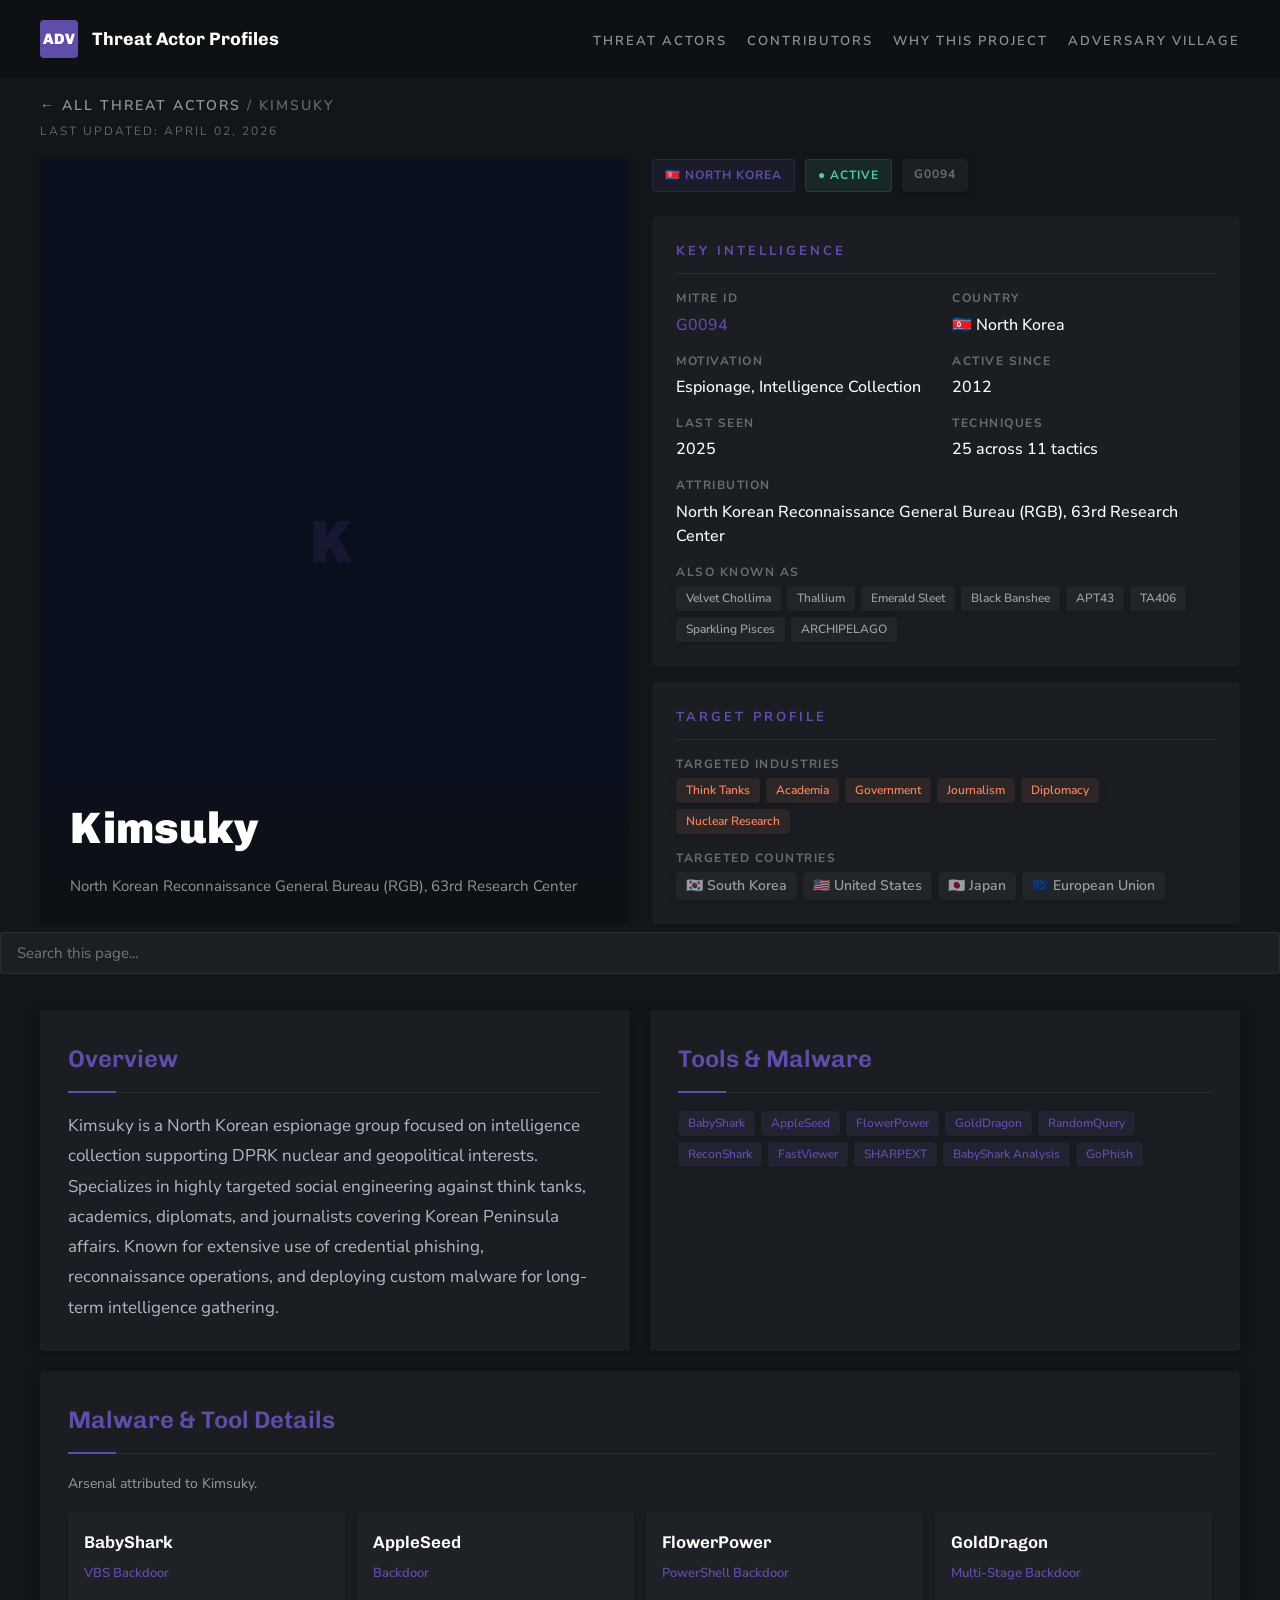
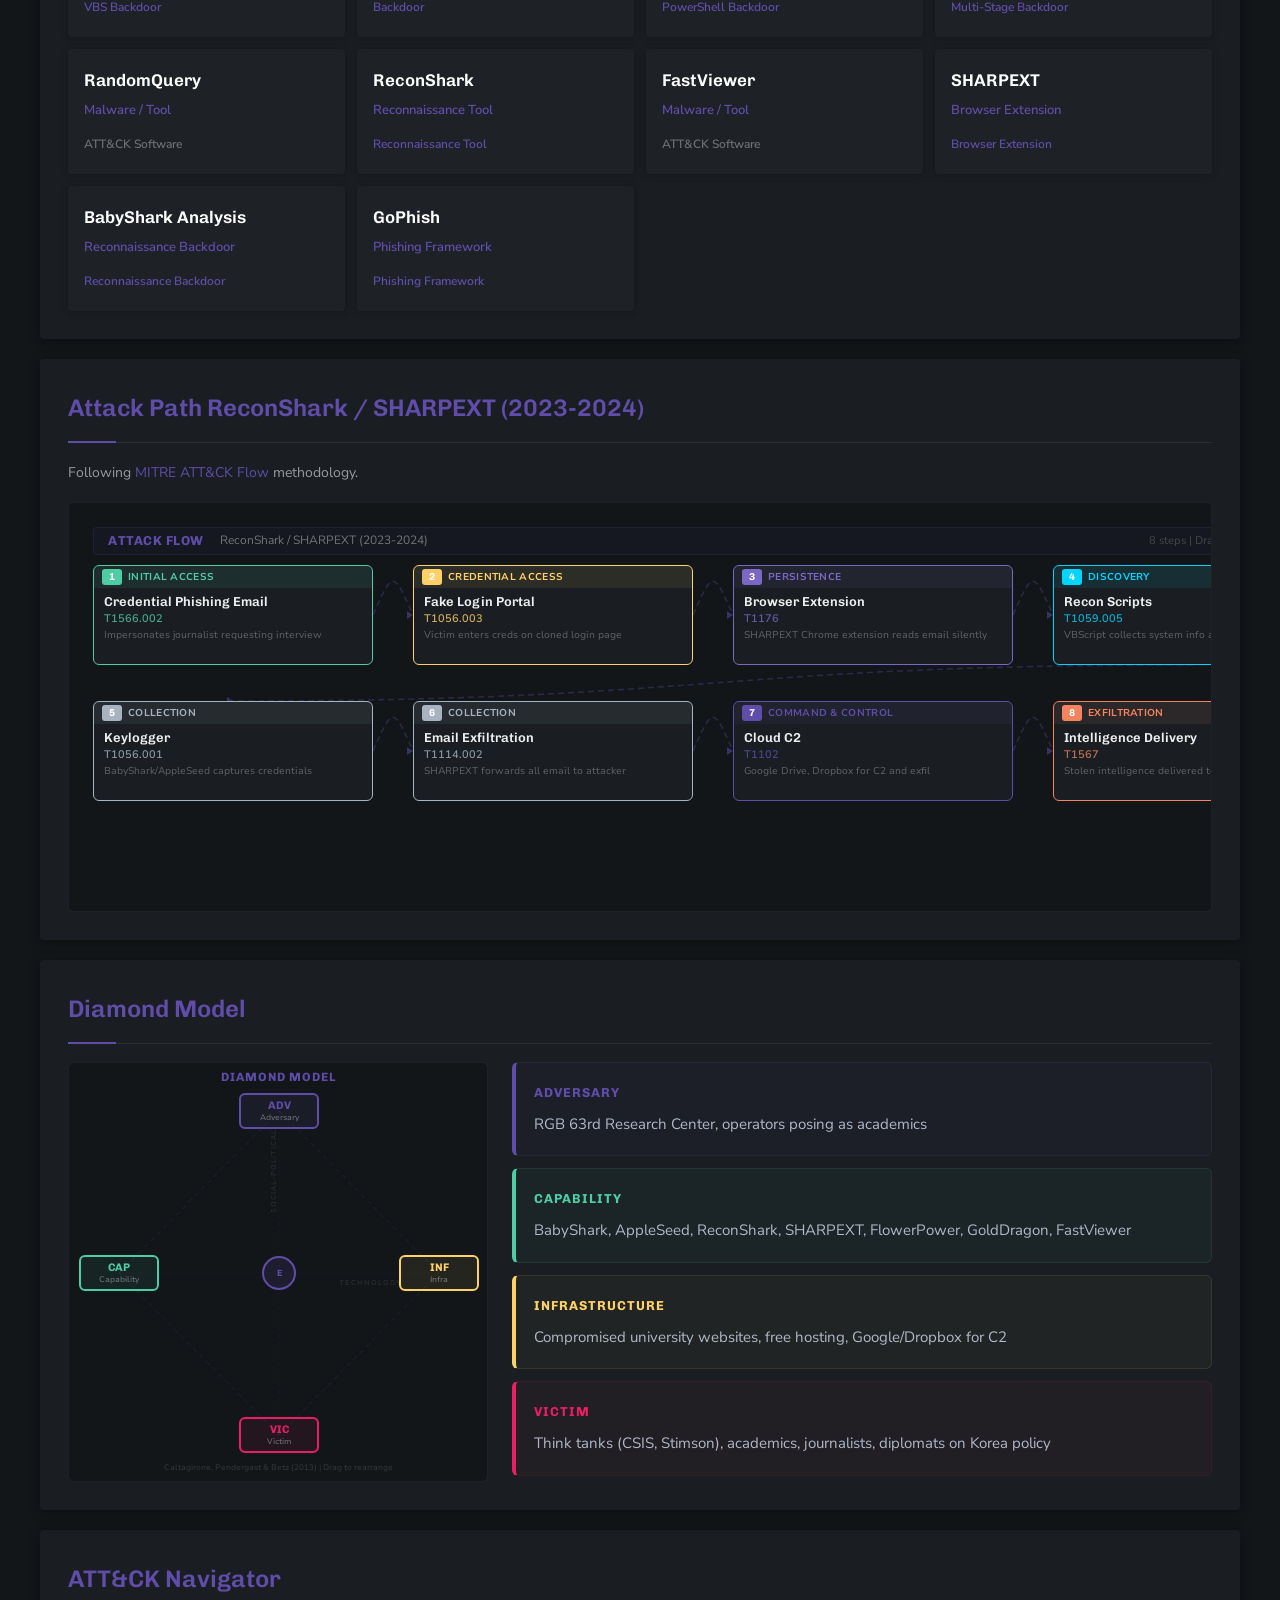
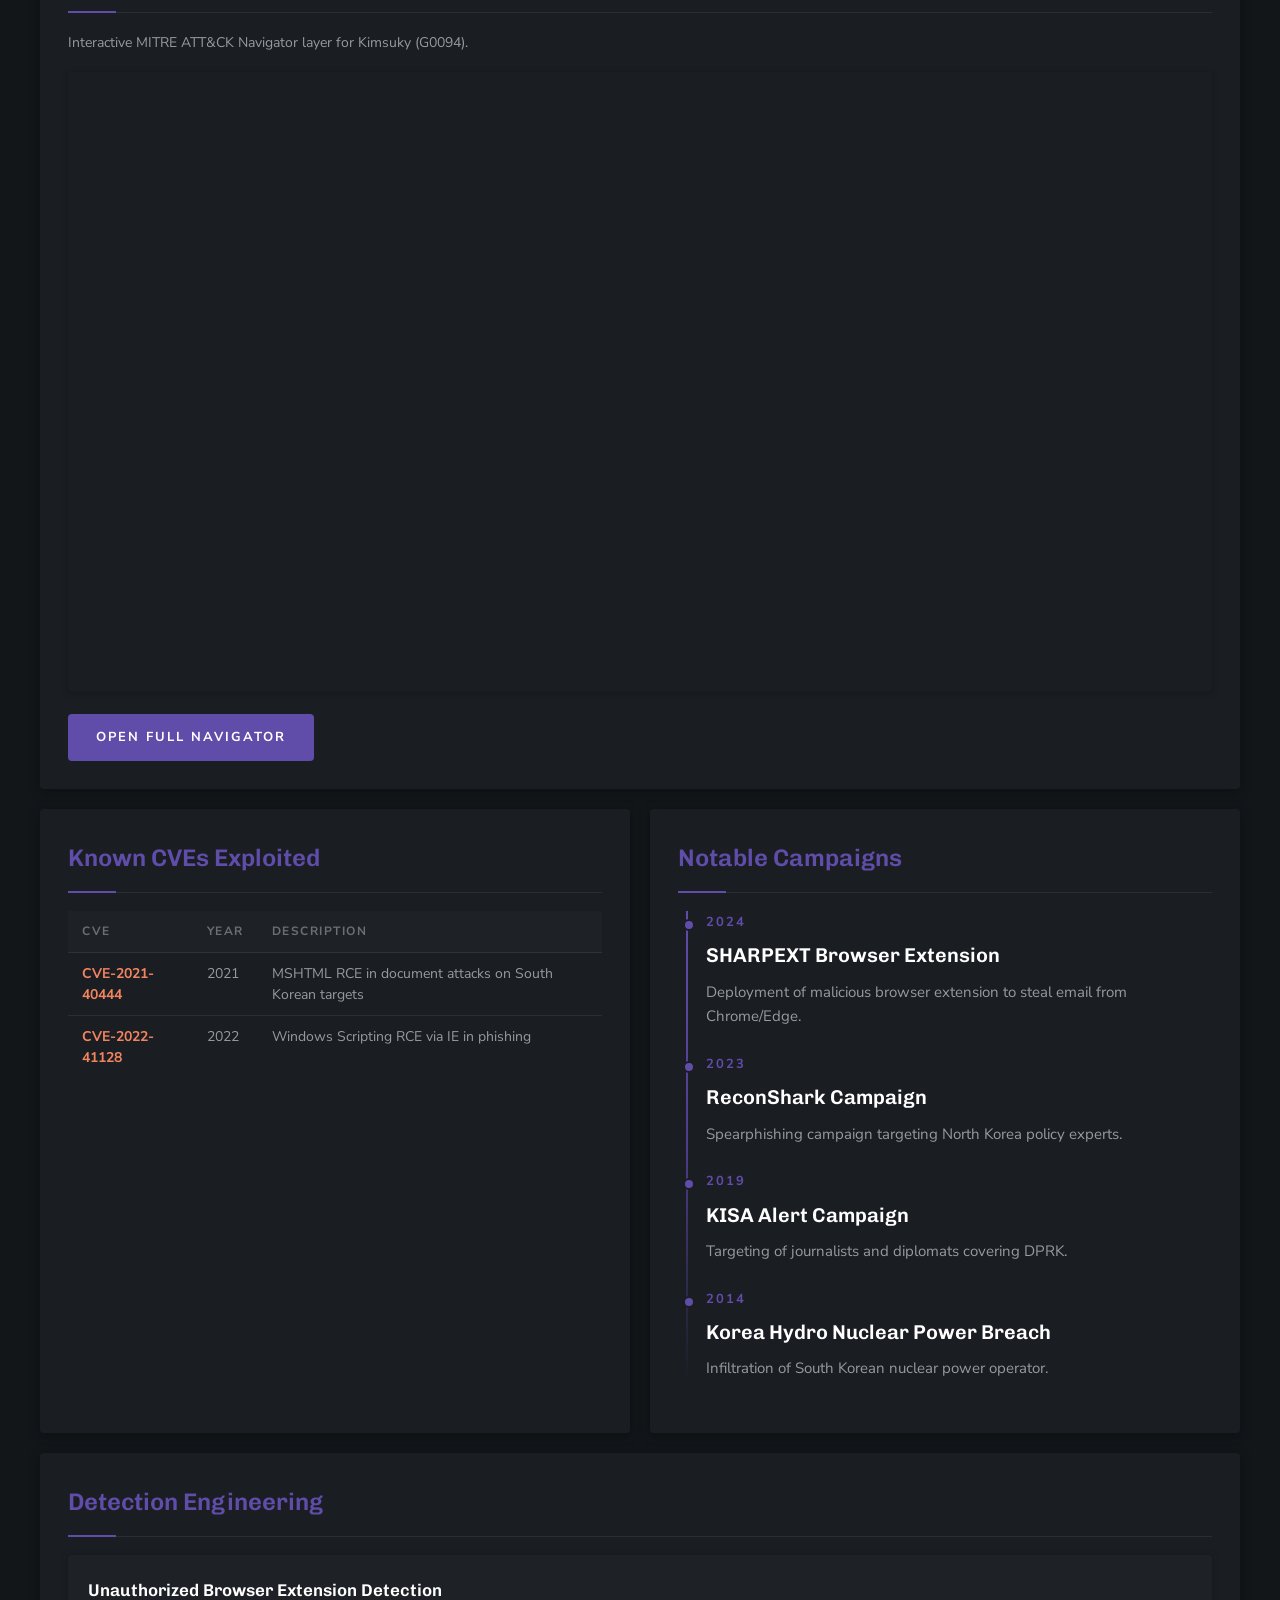
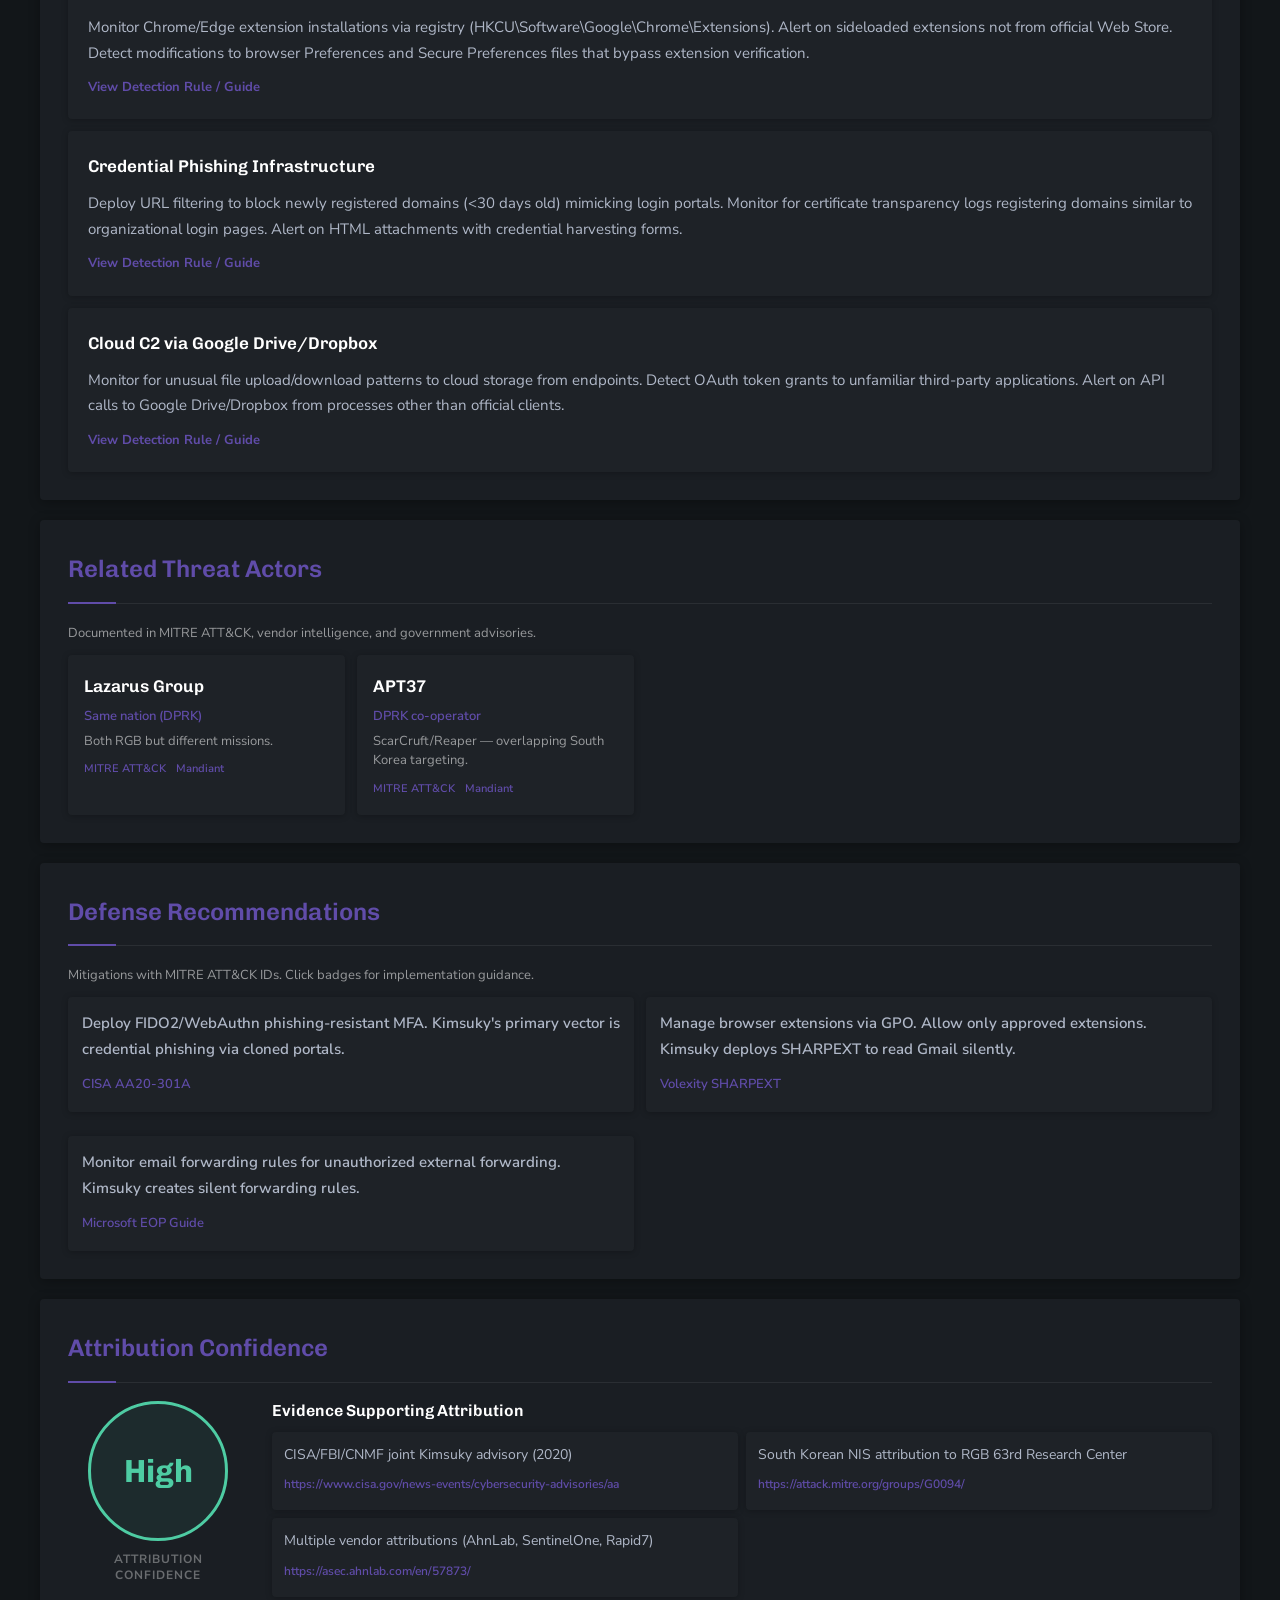
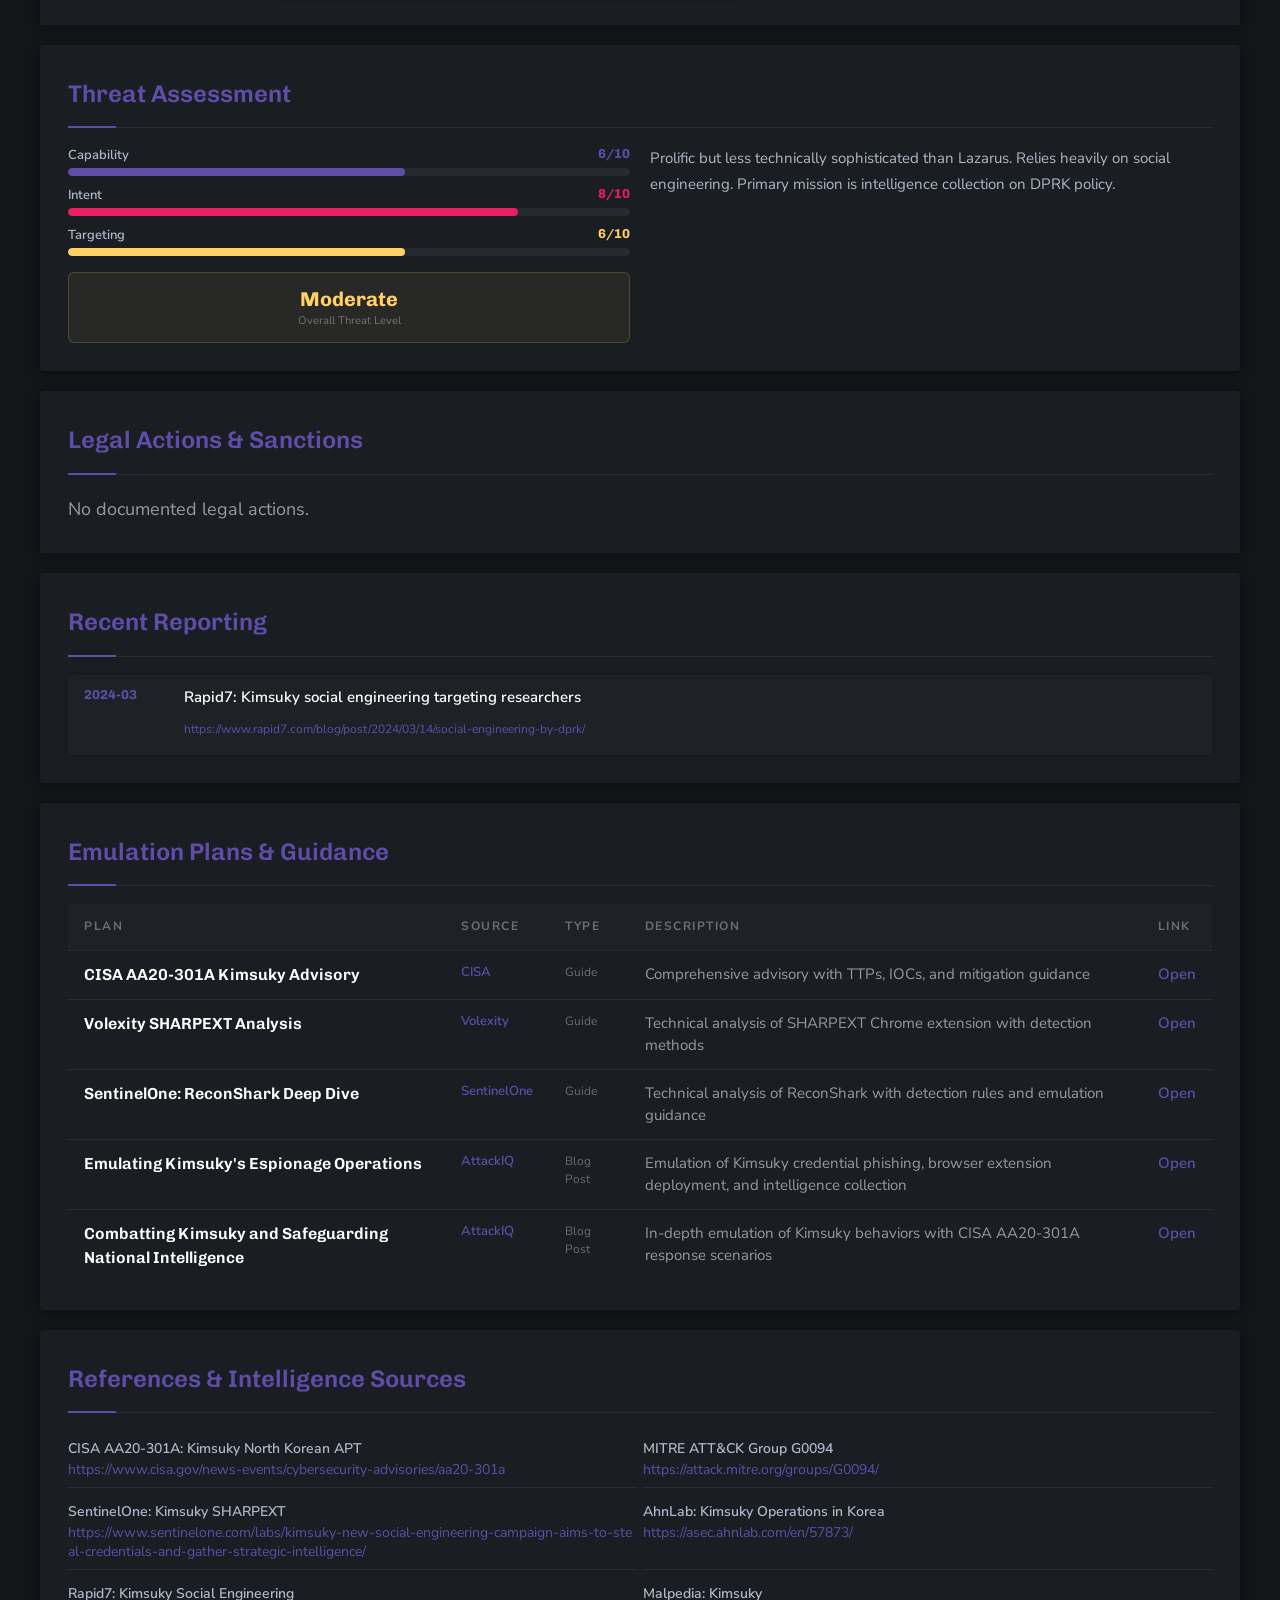
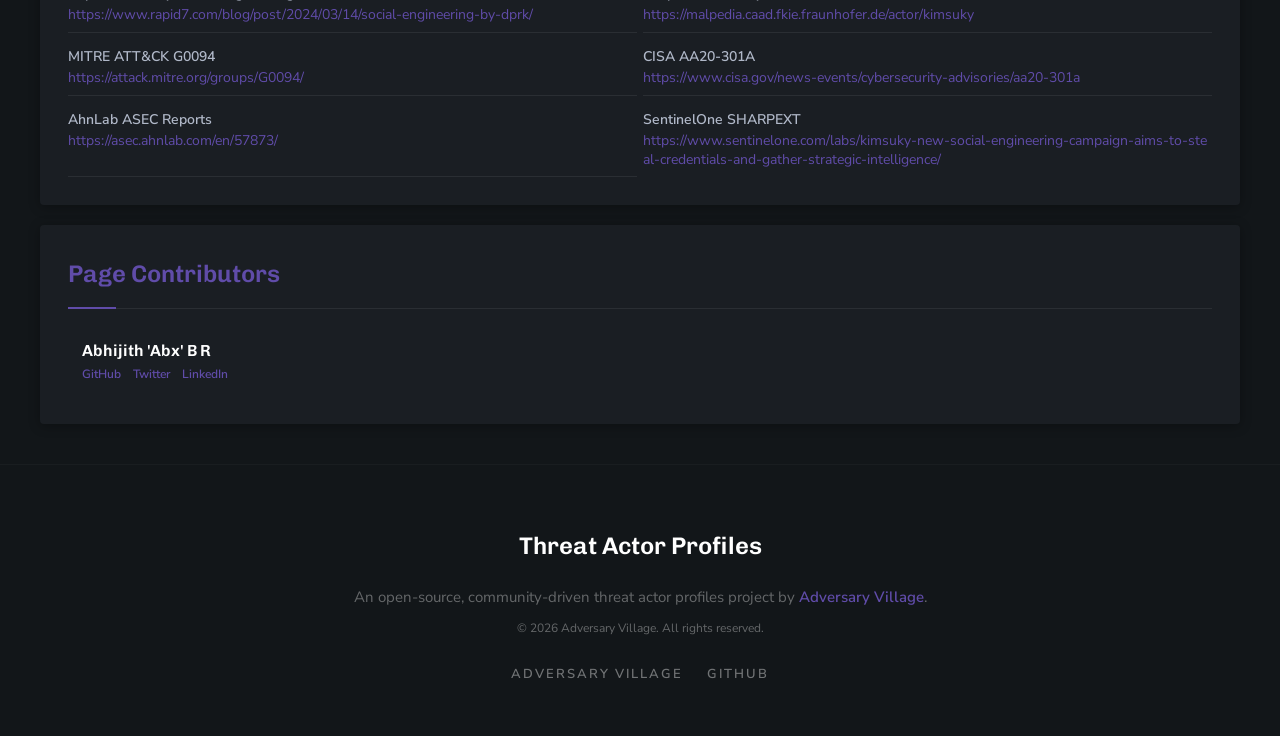
<file: kimsuky/index.html>
<!DOCTYPE html>
<html lang="en">
<head><meta charset="UTF-8"><meta name="viewport" content="width=device-width,initial-scale=1.0"><title>Kimsuky | Threat Actor Profiles</title><link rel="stylesheet" href="../css/style.css"><link rel="icon" type="image/svg+xml" href="data:image/svg+xml,
<svg xmlns='http://www.w3.org/2000/svg' viewBox='0 0 100 100'><text y='.9em' font-size='90'>☠️</text>
</svg>">
</head>
<body class="actor-page">
<nav class="nav-bar"><a href="../index.html" class="nav-brand"><div class="nav-brand-icon">ADV</div><div class="nav-brand-text">Threat Actor Profiles</div></a><ul class="nav-links"><li><a href="../">Threat Actors</a></li><li><a href="../contributors/">Contributors</a></li><li><a href="../why/">Why This Project</a></li><li><a href="https://adversaryvillage.org" target="_blank">Adversary Village</a></li>
</ul>
</nav>
<div class="breadcrumb"><a href="../">← All Threat Actors</a> / Kimsuky <div style="font:400 1.2rem Nunito Sans;color:var(--td);margin-top:.4rem">Last updated: April 02, 2026</div></div>
<div class="actor-hero-split">
<div class="actor-hero-art"><div style="width:100%;height:100%;background:#0a0f1e;display:flex;align-items:center;justify-content:center"><div style="font:900 6rem Chivo;color:rgba(96,76,169,0.15);letter-spacing:8px">K</div></div><div class="art-overlay"><div class="art-name">Kimsuky</div><div class="art-sub">North Korean Reconnaissance General Bureau (RGB), 63rd Research Center</div></div></div>
<div class="actor-hero-info"><div class="info-badges"><span class="card-tag tag-country">🇰🇵 North Korea</span><span class="card-type-badge badge-nation">Nation-State</span><span class="card-tag tag-active">● Active</span><span class="card-tag" style="background:rgba(255,255,255,0.04);color:var(--td);border:none;box-shadow:0 1px 6px rgba(0,0,0,0.25)">G0094</span></div>
<div class="info-card">
<div class="info-card-title">Key Intelligence</div><div class="info-grid"><div class="info-field"><div class="info-label">MITRE ID</div><div class="info-value"><a href="https://attack.mitre.org/groups/G0094" target="_blank">G0094</a></div></div><div class="info-field"><div class="info-label">Country</div><div class="info-value">🇰🇵 North Korea</div></div><div class="info-field"><div class="info-label">Motivation</div><div class="info-value">Espionage, Intelligence Collection</div></div><div class="info-field"><div class="info-label">Active Since</div><div class="info-value">2012</div></div><div class="info-field"><div class="info-label">Last Seen</div><div class="info-value">2025</div></div><div class="info-field"><div class="info-label">Techniques</div><div class="info-value">25 across 11 tactics</div></div><div class="info-field info-full"><div class="info-label">Attribution</div><div class="info-value">North Korean Reconnaissance General Bureau (RGB), 63rd Research Center</div></div><div class="info-field info-full"><div class="info-label">Also Known As</div><div class="chip-list"><span class="chip">Velvet Chollima</span><span class="chip">Thallium</span><span class="chip">Emerald Sleet</span><span class="chip">Black Banshee</span><span class="chip">APT43</span><span class="chip">TA406</span><span class="chip">Sparkling Pisces</span><span class="chip">ARCHIPELAGO</span></div>
</div>
</div>
</div>
<div class="info-card" style="flex:0">
<div class="info-card-title">Target Profile</div><div class="info-grid"><div class="info-field info-full"><div class="info-label">Targeted Industries</div><div class="chip-list"><span class="chip chip-orange">Think Tanks</span><span class="chip chip-orange">Academia</span><span class="chip chip-orange">Government</span><span class="chip chip-orange">Journalism</span><span class="chip chip-orange">Diplomacy</span><span class="chip chip-orange">Nuclear Research</span></div></div><div class="info-field info-full"><div class="info-label">Targeted Countries</div><div class="chip-list"><span class="chip" style="font-size:1.4rem">🇰🇷 South Korea</span><span class="chip" style="font-size:1.4rem">🇺🇸 United States</span><span class="chip" style="font-size:1.4rem">🇯🇵 Japan</span><span class="chip" style="font-size:1.4rem">🇪🇺 European Union</span></div>
</div>
</div>
</div></div></div>
<div id="page-search" class="page-search"><input type="text" id="page-search-input" placeholder="Search this page..." ></div>
<script>document.getElementById("page-search-input").addEventListener("input",function(e){var q=e.target.value.toLowerCase();document.querySelectorAll(".content-section,.detect-block").forEach(function(el){if(!q){el.style.display="";return}el.style.display=el.textContent.toLowerCase().includes(q)?"":"none"})});
</script>
<div class="actor-below">
<div class="actor-below-grid">
<div class="content-section">
<h2 class="section-title">Overview</h2><div class="description-text">Kimsuky is a North Korean espionage group focused on intelligence collection supporting DPRK nuclear and geopolitical interests. Specializes in highly targeted social engineering against think tanks, academics, diplomats, and journalists covering Korean Peninsula affairs. Known for extensive use of credential phishing, reconnaissance operations, and deploying custom malware for long-term intelligence gathering.</div></div>
<div class="content-section">
<h2 class="section-title">Tools & Malware</h2><div class="chip-list"><span class="chip chip-purple">BabyShark</span><span class="chip chip-purple">AppleSeed</span><span class="chip chip-purple">FlowerPower</span><span class="chip chip-purple">GoldDragon</span><span class="chip chip-purple">RandomQuery</span><span class="chip chip-purple">ReconShark</span><span class="chip chip-purple">FastViewer</span><span class="chip chip-purple">SHARPEXT</span><span class="chip chip-purple">BabyShark Analysis</span><span class="chip chip-purple">GoPhish</span></div></div>
<div class="content-section actor-below-full">
<h2 class="section-title">Malware & Tool Details</h2><p style="color:var(--tm);font-size:1.4rem;margin-bottom:1.4rem">Arsenal attributed to Kimsuky.</p><div class="related-grid"><div class="related-card"><div class="related-card-name">BabyShark</div><div class="related-card-rel">VBS Backdoor</div><a href="https://attack.mitre.org/software/S0414/" target="_blank" style="display:inline-block;margin-top:.6rem;font-size:1.2rem;font-weight:600;color:var(--p)">VBS Backdoor</a></div><div class="related-card"><div class="related-card-name">AppleSeed</div><div class="related-card-rel">Backdoor</div><a href="https://attack.mitre.org/software/S1055/" target="_blank" style="display:inline-block;margin-top:.6rem;font-size:1.2rem;font-weight:600;color:var(--p)">Backdoor</a></div><div class="related-card"><div class="related-card-name">FlowerPower</div><div class="related-card-rel">PowerShell Backdoor</div><a href="https://attack.mitre.org/software/S1043/" target="_blank" style="display:inline-block;margin-top:.6rem;font-size:1.2rem;font-weight:600;color:var(--p)">PowerShell Backdoor</a></div><div class="related-card"><div class="related-card-name">GoldDragon</div><div class="related-card-rel">Multi-Stage Backdoor</div><a href="https://attack.mitre.org/software/S1032/" target="_blank" style="display:inline-block;margin-top:.6rem;font-size:1.2rem;font-weight:600;color:var(--p)">Multi-Stage Backdoor</a></div><div class="related-card"><div class="related-card-name">RandomQuery</div><div class="related-card-rel">Malware / Tool</div><a href="https://attack.mitre.org/software/" target="_blank" style="display:inline-block;margin-top:.6rem;font-size:1.2rem;font-weight:600;color:var(--td)">ATT&CK Software</a></div><div class="related-card"><div class="related-card-name">ReconShark</div><div class="related-card-rel">Reconnaissance Tool</div><a href="https://www.sentinelone.com/labs/kimsuky-evolves-reconnaissance-capabilities-in-new-global-campaign/" target="_blank" style="display:inline-block;margin-top:.6rem;font-size:1.2rem;font-weight:600;color:var(--p)">Reconnaissance Tool</a></div><div class="related-card"><div class="related-card-name">FastViewer</div><div class="related-card-rel">Malware / Tool</div><a href="https://attack.mitre.org/software/" target="_blank" style="display:inline-block;margin-top:.6rem;font-size:1.2rem;font-weight:600;color:var(--td)">ATT&CK Software</a></div><div class="related-card"><div class="related-card-name">SHARPEXT</div><div class="related-card-rel">Browser Extension</div><a href="https://www.volexity.com/blog/2022/07/28/sharptongue-deploys-clever-mail-stealing-browser-extension-sharpext/" target="_blank" style="display:inline-block;margin-top:.6rem;font-size:1.2rem;font-weight:600;color:var(--p)">Browser Extension</a></div><div class="related-card"><div class="related-card-name">BabyShark Analysis</div><div class="related-card-rel">Reconnaissance Backdoor</div><a href="https://unit42.paloaltonetworks.com/new-babyshark-malware-targets-u-s-national-security-think-tanks/" target="_blank" style="display:inline-block;margin-top:.6rem;font-size:1.2rem;font-weight:600;color:var(--p)">Reconnaissance Backdoor</a></div><div class="related-card"><div class="related-card-name">GoPhish</div><div class="related-card-rel">Phishing Framework</div><a href="https://github.com/gophish/gophish" target="_blank" style="display:inline-block;margin-top:.6rem;font-size:1.2rem;font-weight:600;color:var(--p)">Phishing Framework</a></div></div></div>
<div class="content-section actor-below-full">
<h2 class="section-title">Attack Path ReconShark / SHARPEXT (2023-2024)</h2><p style="color:var(--tm);font-size:1.4rem;margin-bottom:1.6rem">Following <a href="https://center-for-threat-informed-defense.github.io/attack-flow/" target="_blank">MITRE ATT&CK Flow</a> methodology.</p><div id="af317081" style="position:relative;width:100%;overflow-x:auto;background:#121619;border-radius:6px;border:1px solid rgba(255,255,255,0.05)"><div id="af317081w" style="position:relative;width:1288px;height:408px;min-height:300px"><div style="position:absolute;left:24px;top:24px;right:24px;height:28px;background:rgba(96,76,169,0.06);border:1px solid rgba(96,76,169,0.15);border-radius:4px;display:flex;align-items:center;padding:0 14px"><span style="font-family:Chivo,sans-serif;font-size:13px;font-weight:700;color:#604ca9;letter-spacing:0.5px">ATTACK FLOW</span><span style="font-family:Nunito Sans,sans-serif;font-size:12px;color:rgba(255,255,255,0.4);margin-left:16px">ReconShark / SHARPEXT (2023-2024)</span><span style="font-family:Nunito Sans,sans-serif;font-size:11px;color:rgba(255,255,255,0.2);margin-left:auto">8 steps | Drag nodes to rearrange</span></div>
<svg id="af317081svg" style="position:absolute;inset:0;width:100%;height:100%;pointer-events:none">
</svg><div id="af317081nodes"></div></div></div>
<script>(function(){var D=[{"i": 0, "x": 24, "y": 62, "tc": "#4ecca3", "tactic": "Initial Access", "step": "Credential Phishing Email", "tid": "T1566.002", "desc": "Impersonates journalist requesting interview"}, {"i": 1, "x": 344, "y": 62, "tc": "#ffd166", "tactic": "Credential Access", "step": "Fake Login Portal", "tid": "T1056.003", "desc": "Victim enters creds on cloned login page"}, {"i": 2, "x": 664, "y": 62, "tc": "#7b68c4", "tactic": "Persistence", "step": "Browser Extension", "tid": "T1176", "desc": "SHARPEXT Chrome extension reads email silently"}, {"i": 3, "x": 984, "y": 62, "tc": "#00d4ff", "tactic": "Discovery", "step": "Recon Scripts", "tid": "T1059.005", "desc": "VBScript collects system info and software"}, {"i": 4, "x": 24, "y": 198, "tc": "#a8b2c1", "tactic": "Collection", "step": "Keylogger", "tid": "T1056.001", "desc": "BabyShark/AppleSeed captures credentials"}, {"i": 5, "x": 344, "y": 198, "tc": "#a8b2c1", "tactic": "Collection", "step": "Email Exfiltration", "tid": "T1114.002", "desc": "SHARPEXT forwards all email to attacker"}, {"i": 6, "x": 664, "y": 198, "tc": "#604ca9", "tactic": "Command & Control", "step": "Cloud C2", "tid": "T1102", "desc": "Google Drive, Dropbox for C2 and exfil"}, {"i": 7, "x": 984, "y": 198, "tc": "#f4845f", "tactic": "Exfiltration", "step": "Intelligence Delivery", "tid": "T1567", "desc": "Stolen intelligence delivered to RGB handlers"}];var W=280,H=100,ct=document.getElementById("af317081nodes"),sv=document.getElementById("af317081svg");function mkN(){ct.innerHTML="";D.forEach(function(n){var d=document.createElement("div");d.className="afn";d.dataset.idx=n.i;d.style.cssText="position:absolute;left:"+n.x+"px;top:"+n.y+"px;width:"+W+"px;height:"+H+"px;background:#1a1e23;border:1.5px solid "+n.tc+";border-radius:6px;cursor:grab;user-select:none;overflow:hidden;transition:box-shadow 0.2s";d.innerHTML='<div style="height:22px;background:'+n.tc+'15;display:flex;align-items:center;padding:0 8px"><span style="background:'+n.tc+';color:#fff;font:700 10px Chivo;padding:2px 7px;border-radius:3px;margin-right:6px">'+(n.i+1)+'</span><span style="font:700 10px Nunito Sans;color:'+n.tc+';letter-spacing:0.3px">'+n.tactic.toUpperCase().slice(0,24)+'</span></div><div style="padding:6px 10px"><div style="font:600 13px Chivo;color:#eee;white-space:nowrap;overflow:hidden;text-overflow:ellipsis">'+n.step+'</div><div style="font:600 11px Nunito Sans;color:'+n.tc+';opacity:0.8;margin-top:2px">'+n.tid+'</div><div style="font:400 10px Nunito Sans;color:rgba(255,255,255,0.3);margin-top:2px;white-space:nowrap;overflow:hidden;text-overflow:ellipsis">'+n.desc+'</div></div>';d.title=n.step+"\n"+n.tactic+"\n"+n.tid+"\n"+n.desc;ct.appendChild(d)})}function mkE(){var s="";for(var i=1;i<D.length;i++){var a=D[i-1],b=D[i];var x1=a.x+W,y1=a.y+H/2,x2=b.x,y2=b.y+H/2;if(b.x<=a.x){x1=a.x+W/2;y1=a.y+H;x2=b.x+W/2;y2=b.y}var mx=(x1+x2)/2;var cyo=y1===y2?-45:0;s+='<path d="M'+x1+' '+y1+' C'+mx+' '+(y1+cyo)+' '+mx+' '+(y2+cyo)+' '+x2+' '+y2+'" fill="none" stroke="rgba(96,76,169,0.35)" stroke-width="1.5" stroke-dasharray="6 4"/>';s+='<polygon points="'+(x2-6)+','+(y2-4)+' '+x2+','+y2+' '+(x2-6)+','+(y2+4)+'" fill="rgba(96,76,169,0.5)"/>'}sv.innerHTML=s}mkN();mkE();var drag=null,ox=0,oy=0;ct.addEventListener("mousedown",function(e){var t=e.target.closest(".afn");if(!t)return;drag=t;var r=t.getBoundingClientRect();ox=e.clientX-r.left;oy=e.clientY-r.top;t.style.cursor="grabbing";t.style.zIndex=10;t.style.boxShadow="0 8px 32px rgba(96,76,169,0.3)";e.preventDefault()});document.addEventListener("mousemove",function(e){if(!drag)return;var p=ct.getBoundingClientRect();var nx=e.clientX-p.left-ox,ny=e.clientY-p.top-oy;drag.style.left=nx+"px";drag.style.top=ny+"px";var idx=+drag.dataset.idx;D[idx].x=nx;D[idx].y=ny;mkE()});document.addEventListener("mouseup",function(){if(drag){drag.style.cursor="grab";drag.style.zIndex=1;drag.style.boxShadow="none";drag=null}});ct.addEventListener("touchstart",function(e){var t=e.target.closest(".afn");if(!t)return;drag=t;var r=t.getBoundingClientRect();ox=e.touches[0].clientX-r.left;oy=e.touches[0].clientY-r.top;t.style.zIndex=10;e.preventDefault()},{passive:false});document.addEventListener("touchmove",function(e){if(!drag)return;var p=ct.getBoundingClientRect();var nx=e.touches[0].clientX-p.left-ox,ny=e.touches[0].clientY-p.top-oy;drag.style.left=nx+"px";drag.style.top=ny+"px";D[+drag.dataset.idx].x=nx;D[+drag.dataset.idx].y=ny;mkE()},{passive:false});document.addEventListener("touchend",function(){if(drag){drag.style.zIndex=1;drag=null}})})();
</script></div>
<div class="content-section actor-below-full">
<h2 class="section-title">Diamond Model</h2><div class="grid-2col-wide"><div id="dm871525" style="position:relative;width:420px;height:420px;background:#121619;border-radius:6px;border:1px solid rgba(255,255,255,0.05)">
<svg id="dm871525svg" style="position:absolute;inset:0;width:100%;height:100%;pointer-events:none">
</svg><div id="dm871525n"></div><div style="position:absolute;bottom:8px;left:0;right:0;text-align:center;font:8px Nunito Sans;color:rgba(255,255,255,0.15)">Caltagirone, Pendergast &amp; Betz (2013) | Drag to rearrange</div></div><div style="display:flex;flex-direction:column;gap:1.2rem"><div class="panel-purple"><div class="panel-label" style="color:#604ca9">ADVERSARY</div><div class="panel-body">RGB 63rd Research Center, operators posing as academics</div></div><div class="panel-green"><div class="panel-label" style="color:#4ecca3">CAPABILITY</div><div class="panel-body">BabyShark, AppleSeed, ReconShark, SHARPEXT, FlowerPower, GoldDragon, FastViewer</div></div><div class="panel-yellow"><div class="panel-label" style="color:#ffd166">INFRASTRUCTURE</div><div class="panel-body">Compromised university websites, free hosting, Google/Dropbox for C2</div></div><div class="panel-pink"><div class="panel-label" style="color:#E91E63">VICTIM</div><div class="panel-body">Think tanks (CSIS, Stimson), academics, journalists, diplomats on Korea policy</div>
</div>
</div>
</div>
<script>(function(){var ct=document.getElementById("dm871525n"),sv=document.getElementById("dm871525svg");var ns=[{id:0,x:170,y:30,w:80,h:36,label:"ADV",sub:"Adversary",c:"#604ca9",bg:"rgba(96,76,169,0.1)"},{id:1,x:170,y:354,w:80,h:36,label:"VIC",sub:"Victim",c:"#E91E63",bg:"rgba(233,30,99,0.08)"},{id:2,x:10,y:192,w:80,h:36,label:"CAP",sub:"Capability",c:"#4ecca3",bg:"rgba(78,204,163,0.08)"},{id:3,x:330,y:192,w:80,h:36,label:"INF",sub:"Infra",c:"#ffd166",bg:"rgba(255,209,102,0.08)"},{id:4,x:193,y:193,w:34,h:34,label:"E",sub:"Event",c:"#604ca9",bg:"rgba(96,76,169,0.15)"}];var edges=[[0,3],[3,1],[1,2],[2,0],[0,1],[2,3]];function mk(){ct.innerHTML="";ns.forEach(function(n){var d=document.createElement("div");d.dataset.idx=n.id;d.style.cssText="position:absolute;left:"+n.x+"px;top:"+n.y+"px;width:"+n.w+"px;height:"+n.h+"px;background:"+n.bg+";border:2px solid "+n.c+";border-radius:"+(n.id===4?"50%":"6px")+";cursor:grab;display:flex;flex-direction:column;align-items:center;justify-content:center;user-select:none;z-index:2;transition:box-shadow 0.2s";d.innerHTML='<span style="font:700 '+(n.id===4?'9':'11')+'px Chivo;color:'+n.c+'">'+n.label+'</span>'+(n.id!==4?'<span style="font:400 8px Nunito Sans;color:rgba(255,255,255,0.4)">'+n.sub+'</span>':'');d.title=n.sub;ct.appendChild(d)})}function mkE(){var s='<text x="210" y="18" font-family="Chivo" font-size="12" font-weight="700" fill="#604ca9" text-anchor="middle" letter-spacing="1">DIAMOND MODEL</text>';s+='<line x1="195" y1="100" x2="195" y2="320" stroke="#604ca9" stroke-width="0.5" opacity="0.08" stroke-dasharray="3 4"/>';s+='<line x1="60" y1="210" x2="370" y2="210" stroke="#604ca9" stroke-width="0.5" opacity="0.08" stroke-dasharray="3 4"/>';s+='<text x="207" y="150" font-family="Nunito Sans" font-size="7" fill="rgba(255,255,255,0.12)" letter-spacing="1" transform="rotate(-90,207,150)">SOCIAL-POLITICAL</text>';s+='<text x="270" y="222" font-family="Nunito Sans" font-size="7" fill="rgba(255,255,255,0.12)" letter-spacing="1">TECHNOLOGY</text>';edges.forEach(function(e,i){var a=ns[e[0]],b=ns[e[1]];var x1=a.x+a.w/2,y1=a.y+a.h/2,x2=b.x+b.w/2,y2=b.y+b.h/2;var dash=i>=4?"2 5":"5 4",op=i>=4?"0.08":"0.2";s+='<line x1="'+x1+'" y1="'+y1+'" x2="'+x2+'" y2="'+y2+'" stroke="#604ca9" stroke-width="1" opacity="'+op+'" stroke-dasharray="'+dash+'"/>'});sv.innerHTML=s}mk();mkE();var drag=null,ox=0,oy=0;ct.addEventListener("mousedown",function(e){var t=e.target.closest("[data-idx]");if(!t)return;drag=t;var r=t.getBoundingClientRect();ox=e.clientX-r.left;oy=e.clientY-r.top;t.style.cursor="grabbing";t.style.zIndex=10;t.style.boxShadow="0 4px 20px rgba(96,76,169,0.3)";e.preventDefault()});document.addEventListener("mousemove",function(e){if(!drag)return;var p=document.getElementById("dm871525").getBoundingClientRect();var nx=e.clientX-p.left-ox,ny=e.clientY-p.top-oy;drag.style.left=nx+"px";drag.style.top=ny+"px";var idx=+drag.dataset.idx;ns[idx].x=nx;ns[idx].y=ny;mkE()});document.addEventListener("mouseup",function(){if(drag){drag.style.cursor="grab";drag.style.zIndex=2;drag.style.boxShadow="none";drag=null}})})();
</script></div>
<div class="content-section actor-below-full">
<h2 class="section-title">ATT&CK Navigator</h2><p style="color:var(--tm);font-size:1.4rem;margin-bottom:1.6rem">Interactive MITRE ATT&CK Navigator layer for Kimsuky (G0094).</p><div style="position:relative"><div id="nav-skel-kimsuky" class="nav-skel"><div class="nav-spinner"></div><div style="font-size:1.3rem;color:var(--td)">Loading ATT&CK Navigator...</div></div>
<iframe class="navigator-frame" src="https://mitre-attack.github.io/attack-navigator/#layerURL=https%3A%2F%2Fattack.mitre.org%2Fgroups%2FG0094%2FG0094-enterprise-layer.json" title="ATT&CK Navigator" loading="lazy" sandbox="allow-scripts allow-same-origin allow-popups" onload="var s=document.getElementById('nav-skel-'+'kimsuky');if(s)s.style.display='none'"></iframe></div><a href="https://mitre-attack.github.io/attack-navigator/#layerURL=https%3A%2F%2Fattack.mitre.org%2Fgroups%2FG0094%2FG0094-enterprise-layer.json" target="_blank" class="navigator-link">Open Full Navigator</a></div>
<div class="content-section">
<h2 class="section-title">Known CVEs Exploited</h2>
<table class="cve-table">
<thead><tr><th>CVE</th><th>Year</th><th>Description</th></tr>
</thead>
<tbody><tr><td class="cve-id"><a href="https://nvd.nist.gov/vuln/detail/CVE-2021-40444" target="_blank">CVE-2021-40444</a></td><td>2021</td><td>MSHTML RCE in document attacks on South Korean targets</td></tr><tr><td class="cve-id"><a href="https://nvd.nist.gov/vuln/detail/CVE-2022-41128" target="_blank">CVE-2022-41128</a></td><td>2022</td><td>Windows Scripting RCE via IE in phishing</td></tr>
</tbody>
</table></div>
<div class="content-section">
<h2 class="section-title">Notable Campaigns</h2>
<div class="campaign-timeline"><div class="campaign-item"><div class="campaign-year">2024</div><div class="campaign-name">SHARPEXT Browser Extension</div><div class="campaign-desc">Deployment of malicious browser extension to steal email from Chrome/Edge.</div></div><div class="campaign-item"><div class="campaign-year">2023</div><div class="campaign-name">ReconShark Campaign</div><div class="campaign-desc">Spearphishing campaign targeting North Korea policy experts.</div></div><div class="campaign-item"><div class="campaign-year">2019</div><div class="campaign-name">KISA Alert Campaign</div><div class="campaign-desc">Targeting of journalists and diplomats covering DPRK.</div></div><div class="campaign-item"><div class="campaign-year">2014</div><div class="campaign-name">Korea Hydro Nuclear Power Breach</div><div class="campaign-desc">Infiltration of South Korean nuclear power operator.</div>
</div>
</div>
</div>
<div class="content-section actor-below-full">
<h2 class="section-title">Detection Engineering</h2><div class="detect-block"><div class="detect-block-title">Unauthorized Browser Extension Detection</div><div class="detect-block-content" style="font-size:1.5rem;line-height:1.7">Monitor Chrome/Edge extension installations via registry (HKCU\Software\Google\Chrome\Extensions). Alert on sideloaded extensions not from official Web Store. Detect modifications to browser Preferences and Secure Preferences files that bypass extension verification.</div><div style="margin-top:1rem;display:flex;gap:1.2rem;flex-wrap:wrap"><a href="https://www.volexity.com/blog/2022/07/28/sharptongue-deploys-clever-mail-stealing-browser-extension-sharpext/" target="_blank" style="font-size:1.3rem;font-weight:700;color:var(--p)">View Detection Rule / Guide</a></div></div><div class="detect-block"><div class="detect-block-title">Credential Phishing Infrastructure</div><div class="detect-block-content" style="font-size:1.5rem;line-height:1.7">Deploy URL filtering to block newly registered domains (&lt;30 days old) mimicking login portals. Monitor for certificate transparency logs registering domains similar to organizational login pages. Alert on HTML attachments with credential harvesting forms.</div><div style="margin-top:1rem;display:flex;gap:1.2rem;flex-wrap:wrap"><a href="https://www.cisa.gov/news-events/cybersecurity-advisories/aa20-301a" target="_blank" style="font-size:1.3rem;font-weight:700;color:var(--p)">View Detection Rule / Guide</a></div></div><div class="detect-block"><div class="detect-block-title">Cloud C2 via Google Drive/Dropbox</div><div class="detect-block-content" style="font-size:1.5rem;line-height:1.7">Monitor for unusual file upload/download patterns to cloud storage from endpoints. Detect OAuth token grants to unfamiliar third-party applications. Alert on API calls to Google Drive/Dropbox from processes other than official clients.</div><div style="margin-top:1rem;display:flex;gap:1.2rem;flex-wrap:wrap"><a href="https://asec.ahnlab.com/en/57873/" target="_blank" style="font-size:1.3rem;font-weight:700;color:var(--p)">View Detection Rule / Guide</a></div></div></div>
<div class="content-section actor-below-full">
<h2 class="section-title">Related Threat Actors</h2><p style="color:var(--tm);font-size:1.3rem;margin-bottom:1rem">Documented in MITRE ATT&CK, vendor intelligence, and government advisories.</p><div class="related-grid"><div class="related-card"><div class="related-card-name">Lazarus Group</div><div class="related-card-rel">Same nation (DPRK)</div><div class="related-card-desc">Both RGB but different missions.</div><div style="margin-top:.8rem;display:flex;gap:1rem"><a href="https://attack.mitre.org/groups/" target="_blank" style="font-size:1.1rem;font-weight:600;color:var(--p)">MITRE ATT&CK</a><a href="https://www.mandiant.com/resources/blog?search=Lazarus+Group" target="_blank" style="font-size:1.1rem;font-weight:600;color:var(--p)">Mandiant</a></div></div><div class="related-card"><div class="related-card-name">APT37</div><div class="related-card-rel">DPRK co-operator</div><div class="related-card-desc">ScarCruft/Reaper — overlapping South Korea targeting.</div><div style="margin-top:.8rem;display:flex;gap:1rem"><a href="https://attack.mitre.org/groups/" target="_blank" style="font-size:1.1rem;font-weight:600;color:var(--p)">MITRE ATT&CK</a><a href="https://www.mandiant.com/resources/blog?search=APT37" target="_blank" style="font-size:1.1rem;font-weight:600;color:var(--p)">Mandiant</a></div>
</div>
</div>
</div>
<div class="content-section actor-below-full">
<h2 class="section-title">Defense Recommendations</h2><p style="color:var(--tm);font-size:1.3rem;margin-bottom:1rem">Mitigations with MITRE ATT&CK IDs. Click badges for implementation guidance.</p>
<div class="detail-grid"><div class="detect-block" style="padding:1.4rem"><div style="font:600 1.5rem Nunito Sans;color:var(--t2);line-height:1.7;margin-bottom:.4rem">Deploy FIDO2/WebAuthn phishing-resistant MFA. Kimsuky&#x27;s primary vector is credential phishing via cloned portals.</div><a href="https://www.cisa.gov/news-events/cybersecurity-advisories/aa20-301a" target="_blank" style="font:600 1.3rem Nunito Sans;color:#604ca9;display:inline-block;margin-top:.6rem">CISA AA20-301A</a></div><div class="detect-block" style="padding:1.4rem"><div style="font:600 1.5rem Nunito Sans;color:var(--t2);line-height:1.7;margin-bottom:.4rem">Manage browser extensions via GPO. Allow only approved extensions. Kimsuky deploys SHARPEXT to read Gmail silently.</div><a href="https://www.volexity.com/blog/2022/07/28/sharptongue-deploys-clever-mail-stealing-browser-extension-sharpext/" target="_blank" style="font:600 1.3rem Nunito Sans;color:#604ca9;display:inline-block;margin-top:.6rem">Volexity SHARPEXT</a></div><div class="detect-block" style="padding:1.4rem"><div style="font:600 1.5rem Nunito Sans;color:var(--t2);line-height:1.7;margin-bottom:.4rem">Monitor email forwarding rules for unauthorized external forwarding. Kimsuky creates silent forwarding rules.</div><a href="https://learn.microsoft.com/en-us/defender-office-365/outbound-spam-policies-external-email-forwarding" target="_blank" style="font:600 1.3rem Nunito Sans;color:#604ca9;display:inline-block;margin-top:.6rem">Microsoft EOP Guide</a></div></div></div>
<div class="content-section actor-below-full">
<h2 class="section-title">Attribution Confidence</h2><div class="grid-2col-wide" style="grid-template-columns:180px 1fr"><div style="display:flex;flex-direction:column;align-items:center;gap:1rem"><div style="width:140px;height:140px;border-radius:50%;background:#4ecca312;border:3px solid #4ecca3;display:flex;flex-direction:column;align-items:center;justify-content:center"><div style="font:700 3.2rem Chivo;color:#4ecca3">High</div></div><div style="font:700 1.2rem Nunito Sans;color:var(--td);letter-spacing:1px;text-transform:uppercase;text-align:center">Attribution<br>Confidence</div></div><div><div style="font:600 1.6rem Chivo;color:#fff;margin-bottom:1.2rem">Evidence Supporting Attribution</div><div style="display:grid;grid-template-columns:1fr 1fr;gap:.8rem"><div style="padding:1.2rem;background:rgba(255,255,255,0.02);border:none;box-shadow:0 1px 6px rgba(0,0,0,0.25);border-radius:4px"><div style="font-size:1.4rem;color:var(--t2);line-height:1.6">CISA/FBI/CNMF joint Kimsuky advisory (2020)</div><a href="https://www.cisa.gov/news-events/cybersecurity-advisories/aa20-301a" target="_blank" style="font:600 1.2rem Nunito Sans;color:#604ca9;margin-top:.4rem;display:inline-block">https://www.cisa.gov/news-events/cybersecurity-advisories/aa</a></div><div style="padding:1.2rem;background:rgba(255,255,255,0.02);border:none;box-shadow:0 1px 6px rgba(0,0,0,0.25);border-radius:4px"><div style="font-size:1.4rem;color:var(--t2);line-height:1.6">South Korean NIS attribution to RGB 63rd Research Center</div><a href="https://attack.mitre.org/groups/G0094/" target="_blank" style="font:600 1.2rem Nunito Sans;color:#604ca9;margin-top:.4rem;display:inline-block">https://attack.mitre.org/groups/G0094/</a></div><div style="padding:1.2rem;background:rgba(255,255,255,0.02);border:none;box-shadow:0 1px 6px rgba(0,0,0,0.25);border-radius:4px"><div style="font-size:1.4rem;color:var(--t2);line-height:1.6">Multiple vendor attributions (AhnLab, SentinelOne, Rapid7)</div><a href="https://asec.ahnlab.com/en/57873/" target="_blank" style="font:600 1.2rem Nunito Sans;color:#604ca9;margin-top:.4rem;display:inline-block">https://asec.ahnlab.com/en/57873/</a></div>
</div>
</div>
</div></div>
<div class="content-section actor-below-full">
<h2 class="section-title">Threat Assessment</h2><div style="display:grid;grid-template-columns:1fr 1fr;gap:2rem;align-items:start"><div><div style="margin-bottom:1rem"><div style="display:flex;justify-content:space-between;margin-bottom:.4rem"><span style="font:600 1.3rem Nunito Sans;color:var(--t2)">Capability</span><span style="font:700 1.3rem Chivo;color:#604ca9">6/10</span></div><div style="height:8px;background:rgba(255,255,255,0.05);border-radius:4px;overflow:hidden"><div style="height:100%;width:60%;background:#604ca9;border-radius:4px;transition:width 0.5s"></div></div></div><div style="margin-bottom:1rem"><div style="display:flex;justify-content:space-between;margin-bottom:.4rem"><span style="font:600 1.3rem Nunito Sans;color:var(--t2)">Intent</span><span style="font:700 1.3rem Chivo;color:#E91E63">8/10</span></div><div style="height:8px;background:rgba(255,255,255,0.05);border-radius:4px;overflow:hidden"><div style="height:100%;width:80%;background:#E91E63;border-radius:4px;transition:width 0.5s"></div></div></div><div style="margin-bottom:1rem"><div style="display:flex;justify-content:space-between;margin-bottom:.4rem"><span style="font:600 1.3rem Nunito Sans;color:var(--t2)">Targeting</span><span style="font:700 1.3rem Chivo;color:#ffd166">6/10</span></div><div style="height:8px;background:rgba(255,255,255,0.05);border-radius:4px;overflow:hidden"><div style="height:100%;width:60%;background:#ffd166;border-radius:4px;transition:width 0.5s"></div></div></div><div style="margin-top:1.6rem;padding:1.4rem;background:#ffd16610;border:1px solid #ffd16630;border-radius:6px;text-align:center"><div style="font:700 2rem Chivo;color:#ffd166">Moderate</div><div style="font:400 1.1rem Nunito Sans;color:var(--td);margin-top:.2rem">Overall Threat Level</div></div></div><div style="font-size:1.5rem;color:var(--t2);line-height:1.7">Prolific but less technically sophisticated than Lazarus. Relies heavily on social engineering. Primary mission is intelligence collection on DPRK policy.</div></div></div>
<div class="content-section actor-below-full">
<h2 class="section-title">Legal Actions & Sanctions</h2><p style="color:var(--tm)">No documented legal actions.</p></div>
<div class="content-section actor-below-full">
<h2 class="section-title">Recent Reporting</h2><div style="display:flex;flex-direction:column;gap:.8rem"><div class="news-row"><div style="font:700 1.3rem Chivo;color:var(--p)">2024-03</div><div><div style="font:600 1.5rem Nunito Sans;color:#fff;margin-bottom:.4rem">Rapid7: Kimsuky social engineering targeting researchers</div><a href="https://www.rapid7.com/blog/post/2024/03/14/social-engineering-by-dprk/" target="_blank" style="font:400 1.2rem Nunito Sans;color:var(--p);word-break:break-all">https://www.rapid7.com/blog/post/2024/03/14/social-engineering-by-dprk/</a></div>
</div>
</div>
</div>
<div class="content-section actor-below-full">
<h2 class="section-title">Emulation Plans & Guidance</h2>
<table class="emulation-table">
<thead><tr><th>Plan</th><th>Source</th><th>Type</th><th>Description</th><th>Link</th></tr>
</thead>
<tbody><tr><td class="plan-name">CISA AA20-301A Kimsuky Advisory</td><td class="plan-source">CISA</td><td style="color:var(--td);font-size:1.2rem">Guide</td><td>Comprehensive advisory with TTPs, IOCs, and mitigation guidance</td><td><a href="https://www.cisa.gov/news-events/cybersecurity-advisories/aa20-301a" target="_blank" style="color:#604ca9;font-weight:600">Open</a></td></tr><tr><td class="plan-name">Volexity SHARPEXT Analysis</td><td class="plan-source">Volexity</td><td style="color:var(--td);font-size:1.2rem">Guide</td><td>Technical analysis of SHARPEXT Chrome extension with detection methods</td><td><a href="https://www.volexity.com/blog/2022/07/28/sharptongue-deploys-clever-mail-stealing-browser-extension-sharpext/" target="_blank" style="color:#604ca9;font-weight:600">Open</a></td></tr><tr><td class="plan-name">SentinelOne: ReconShark Deep Dive</td><td class="plan-source">SentinelOne</td><td style="color:var(--td);font-size:1.2rem">Guide</td><td>Technical analysis of ReconShark with detection rules and emulation guidance</td><td><a href="https://www.sentinelone.com/labs/kimsuky-evolves-reconnaissance-capabilities-in-new-global-campaign/" target="_blank" style="color:#604ca9;font-weight:600">Open</a></td></tr><tr><td class="plan-name">Emulating Kimsuky&#x27;s Espionage Operations</td><td class="plan-source">AttackIQ</td><td style="color:var(--td);font-size:1.2rem">Blog Post</td><td>Emulation of Kimsuky credential phishing, browser extension deployment, and intelligence collection</td><td><a href="https://www.attackiq.com/2023/04/26/emulating-kimsukys-espionage-operations/" target="_blank" style="color:#604ca9;font-weight:600">Open</a></td></tr><tr><td class="plan-name">Combatting Kimsuky and Safeguarding National Intelligence</td><td class="plan-source">AttackIQ</td><td style="color:var(--td);font-size:1.2rem">Blog Post</td><td>In-depth emulation of Kimsuky behaviors with CISA AA20-301A response scenarios</td><td><a href="https://www.attackiq.com/2023/11/02/combatting-kimsuky/" target="_blank" style="color:#604ca9;font-weight:600">Open</a></td></tr>
</tbody>
</table></div>
<div class="content-section actor-below-full">
<h2 class="section-title">References & Intelligence Sources</h2>
<ul class="ref-list-2col"><li><div class="ref-title">CISA AA20-301A: Kimsuky North Korean APT</div><a href="https://www.cisa.gov/news-events/cybersecurity-advisories/aa20-301a" target="_blank">https://www.cisa.gov/news-events/cybersecurity-advisories/aa20-301a</a></li><li><div class="ref-title">MITRE ATT&amp;CK Group G0094</div><a href="https://attack.mitre.org/groups/G0094/" target="_blank">https://attack.mitre.org/groups/G0094/</a></li><li><div class="ref-title">SentinelOne: Kimsuky SHARPEXT</div><a href="https://www.sentinelone.com/labs/kimsuky-new-social-engineering-campaign-aims-to-steal-credentials-and-gather-strategic-intelligence/" target="_blank">https://www.sentinelone.com/labs/kimsuky-new-social-engineering-campaign-aims-to-steal-credentials-and-gather-strategic-intelligence/</a></li><li><div class="ref-title">AhnLab: Kimsuky Operations in Korea</div><a href="https://asec.ahnlab.com/en/57873/" target="_blank">https://asec.ahnlab.com/en/57873/</a></li><li><div class="ref-title">Rapid7: Kimsuky Social Engineering</div><a href="https://www.rapid7.com/blog/post/2024/03/14/social-engineering-by-dprk/" target="_blank">https://www.rapid7.com/blog/post/2024/03/14/social-engineering-by-dprk/</a></li><li><div class="ref-title">Malpedia: Kimsuky</div><a href="https://malpedia.caad.fkie.fraunhofer.de/actor/kimsuky" target="_blank">https://malpedia.caad.fkie.fraunhofer.de/actor/kimsuky</a></li><li><div class="ref-title">MITRE ATT&amp;CK G0094</div><a href="https://attack.mitre.org/groups/G0094/" target="_blank">https://attack.mitre.org/groups/G0094/</a></li><li><div class="ref-title">CISA AA20-301A</div><a href="https://www.cisa.gov/news-events/cybersecurity-advisories/aa20-301a" target="_blank">https://www.cisa.gov/news-events/cybersecurity-advisories/aa20-301a</a></li><li><div class="ref-title">AhnLab ASEC Reports</div><a href="https://asec.ahnlab.com/en/57873/" target="_blank">https://asec.ahnlab.com/en/57873/</a></li><li><div class="ref-title">SentinelOne SHARPEXT</div><a href="https://www.sentinelone.com/labs/kimsuky-new-social-engineering-campaign-aims-to-steal-credentials-and-gather-strategic-intelligence/" target="_blank">https://www.sentinelone.com/labs/kimsuky-new-social-engineering-campaign-aims-to-steal-credentials-and-gather-strategic-intelligence/</a></li>
</ul></div>
<div class="content-section actor-below-full">
<h2 class="section-title">Page Contributors</h2><div style="display:grid;grid-template-columns:repeat(auto-fill,minmax(280px,1fr));gap:1.2rem"><div class="contrib-card"><div class="contrib-name">Abhijith 'Abx' B R</div><div style="display:flex;gap:1.2rem;flex-wrap:wrap"><a href="https://github.com/abhijithbr" target="_blank" style="font:600 1.2rem Nunito Sans;color:#604ca9">GitHub</a> <a href="https://twitter.com/abhijithbr" target="_blank" style="font:600 1.2rem Nunito Sans;color:#604ca9">Twitter</a> <a href="https://in.linkedin.com/in/abhijith-b-r" target="_blank" style="font:600 1.2rem Nunito Sans;color:#604ca9">LinkedIn</a></div></div>
</div>
</div>
</div></div>
<footer class="site-footer"><div class="footer-inner"><div class="footer-brand">Threat Actor Profiles</div><div class="footer-text">An open-source, community-driven threat actor profiles project by <a href="https://adversaryvillage.org" target="_blank" style="color:#604ca9;text-decoration:none;font-weight:600">Adversary Village</a>.</div><div style="color:var(--td);font-size:1.2rem;margin-top:.8rem">&copy; 2026 Adversary Village. All rights reserved.</div><ul class="footer-links"><li><a href="https://adversaryvillage.org" target="_blank">Adversary Village</a></li><li><a href="https://github.com/adversaryvillage/threat-actor-profiles" target="_blank">GitHub</a></li>
</ul></div>
</footer>
<script src="../js/main.js">
</script>
</body>
</html>
</file>
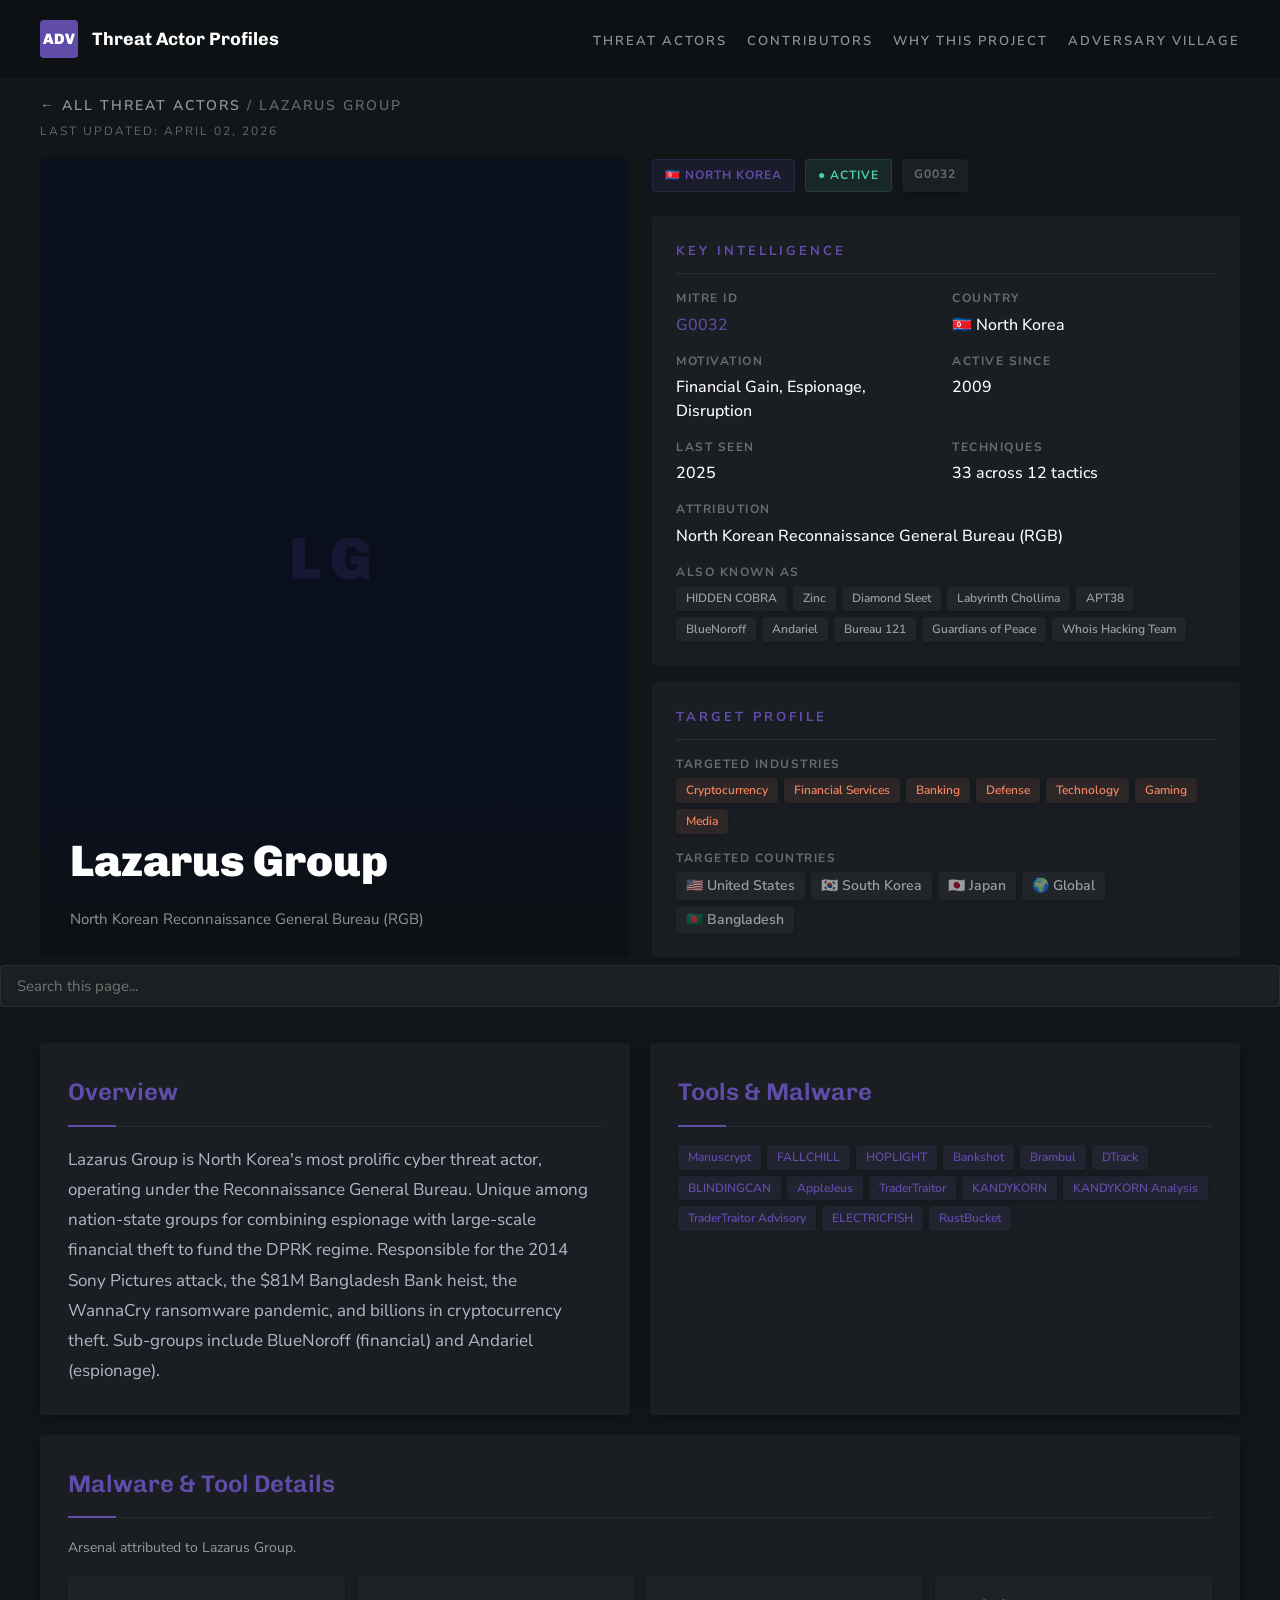
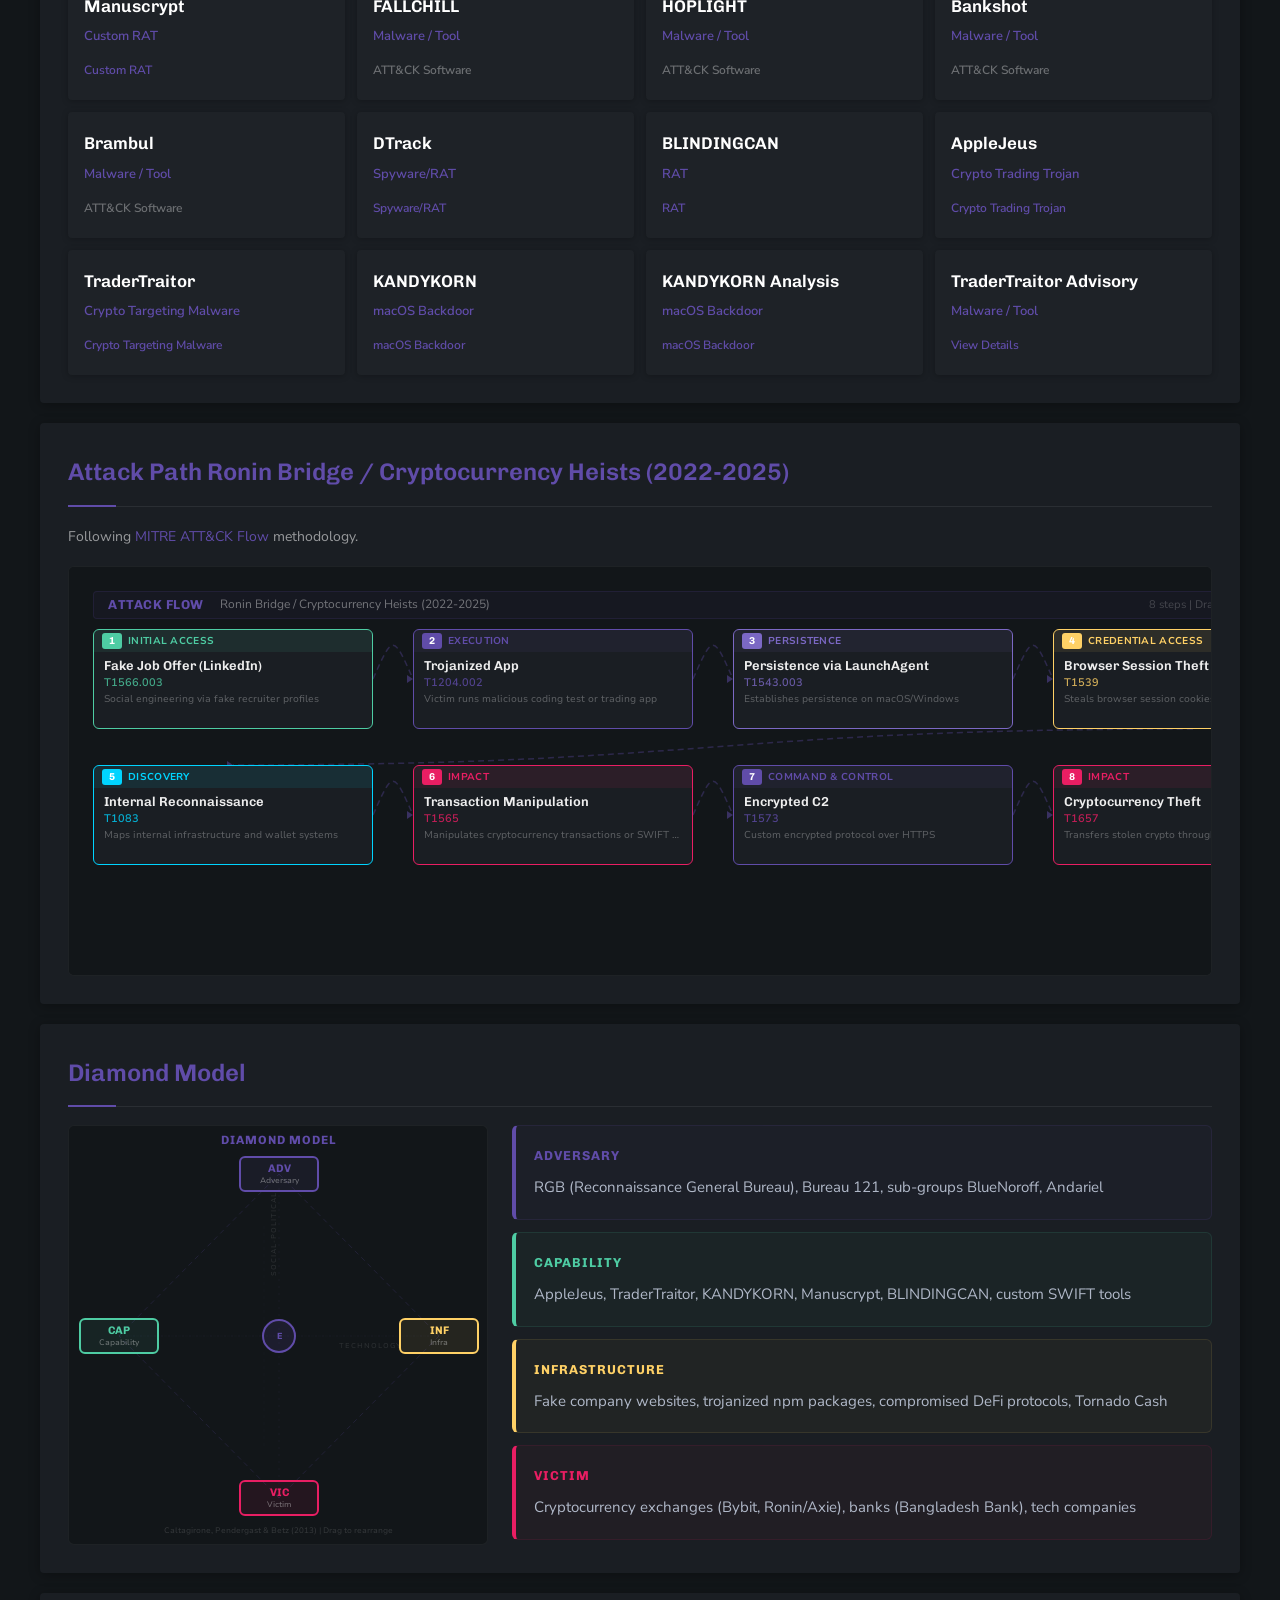
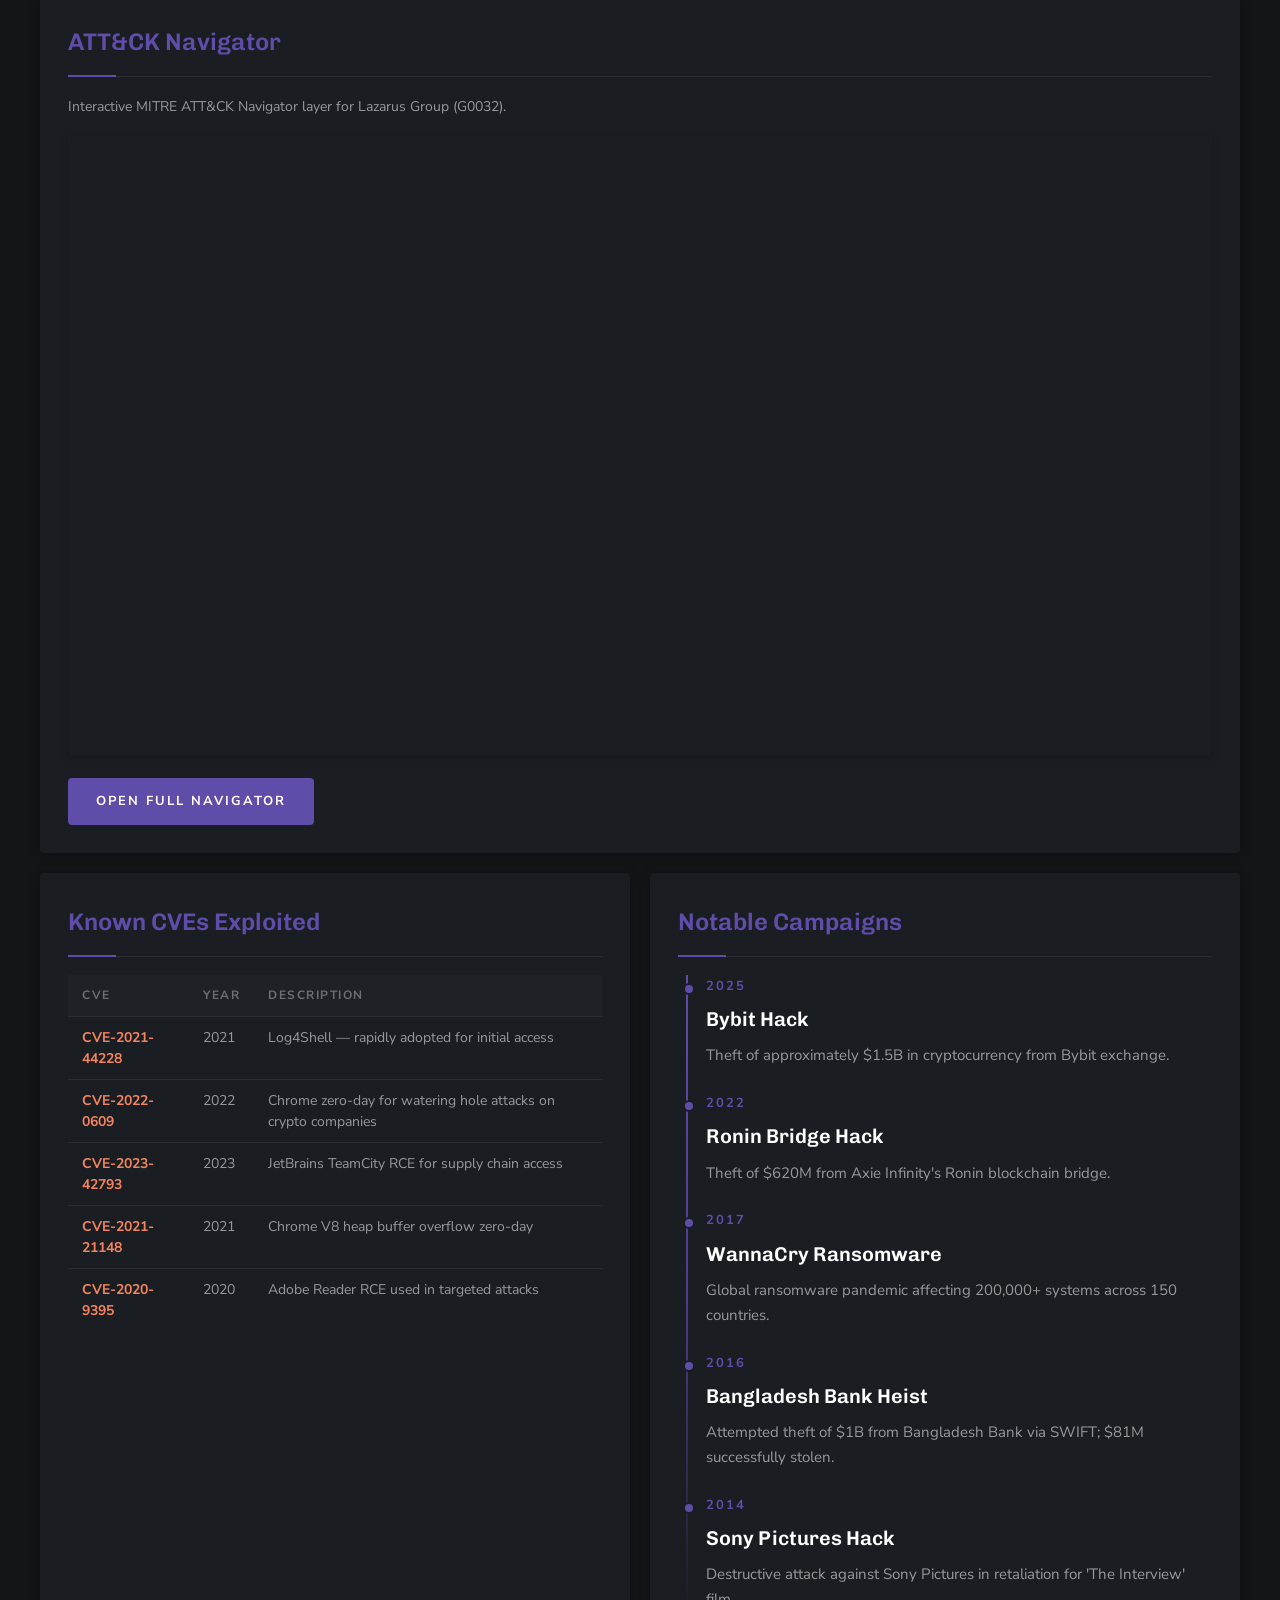
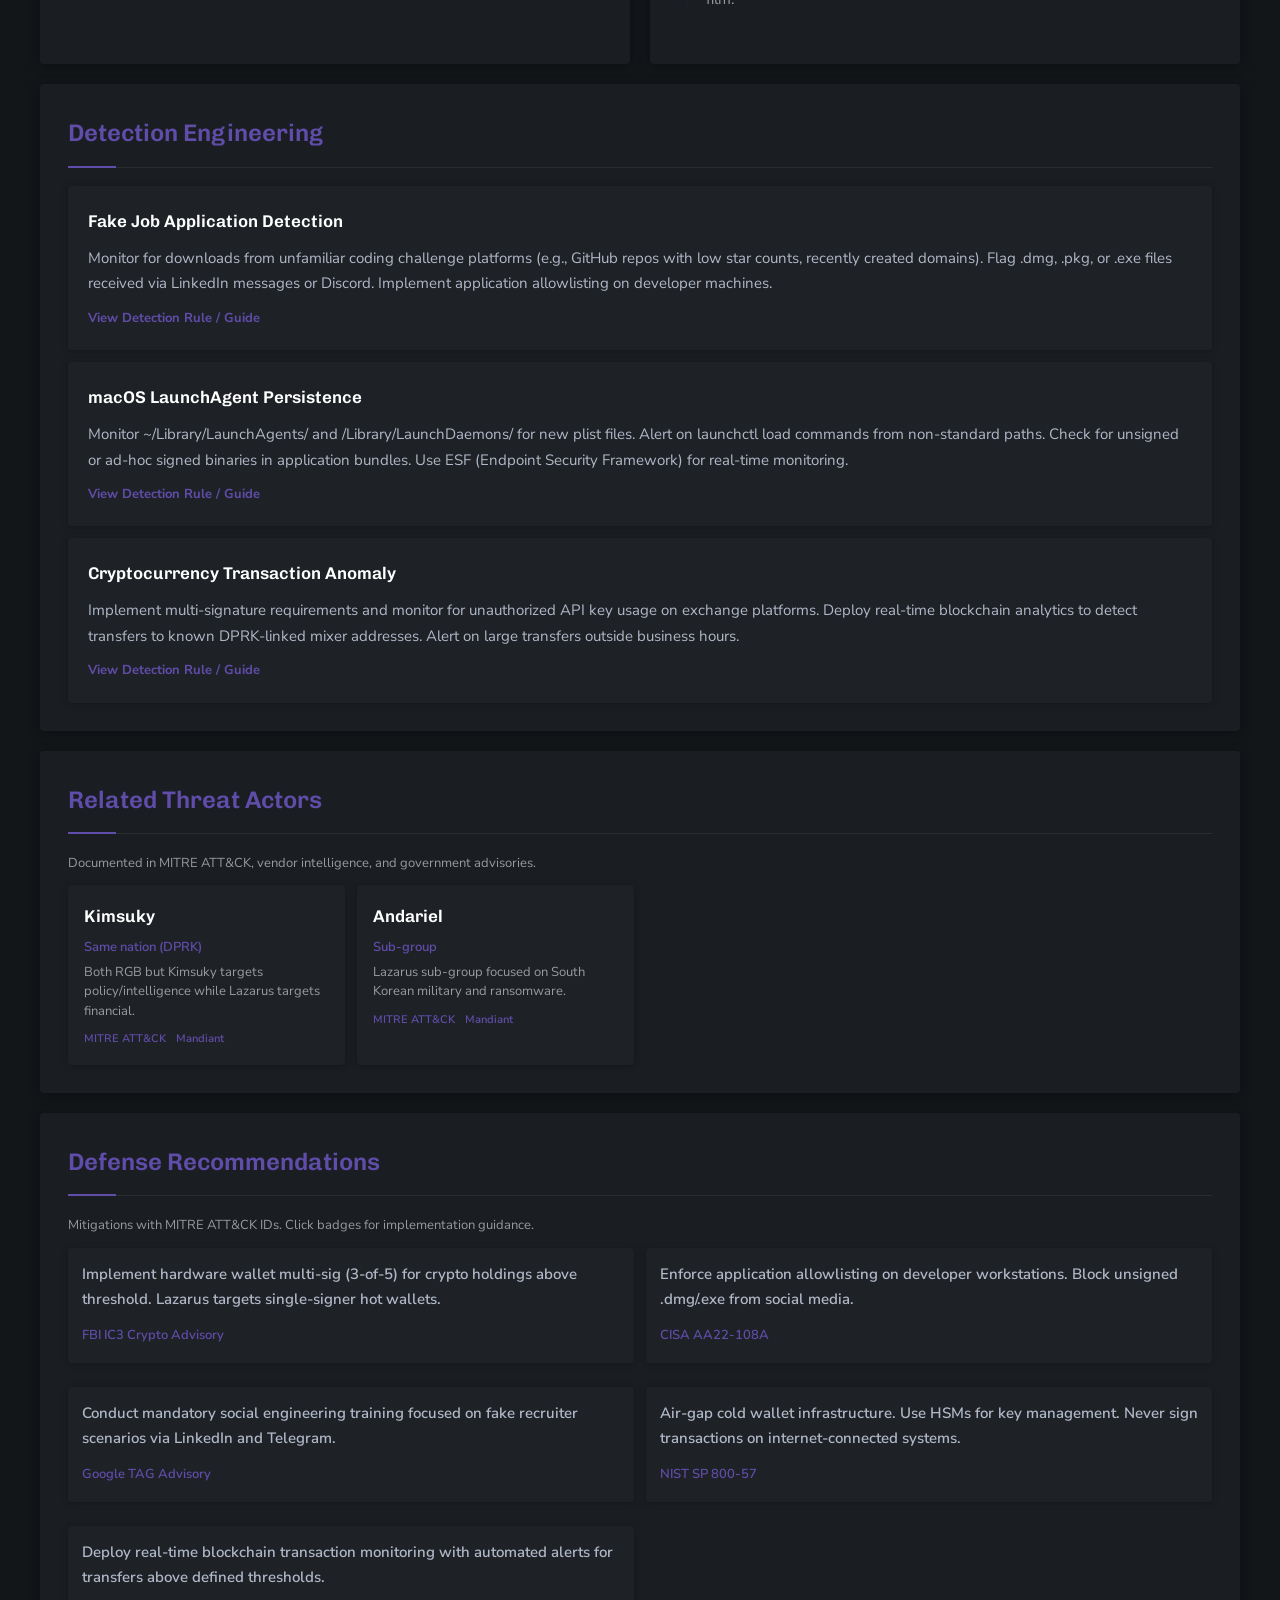
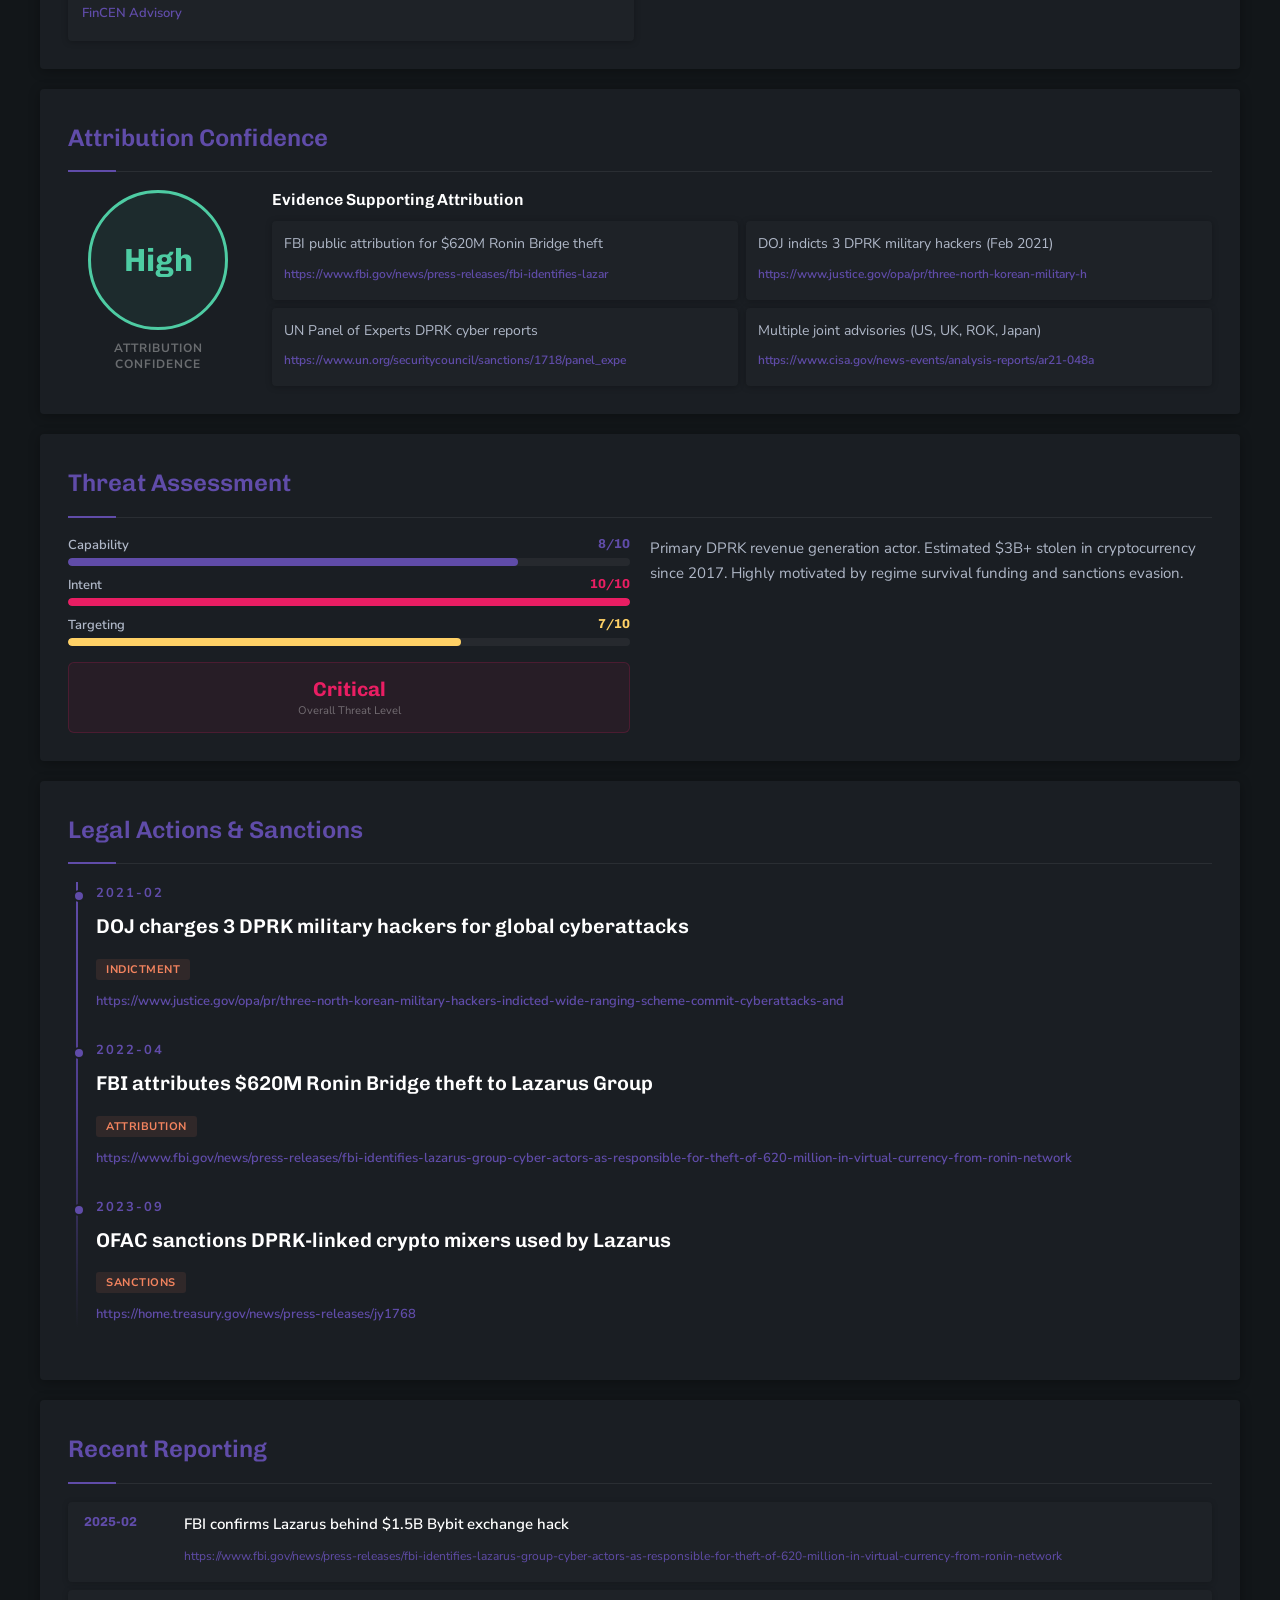
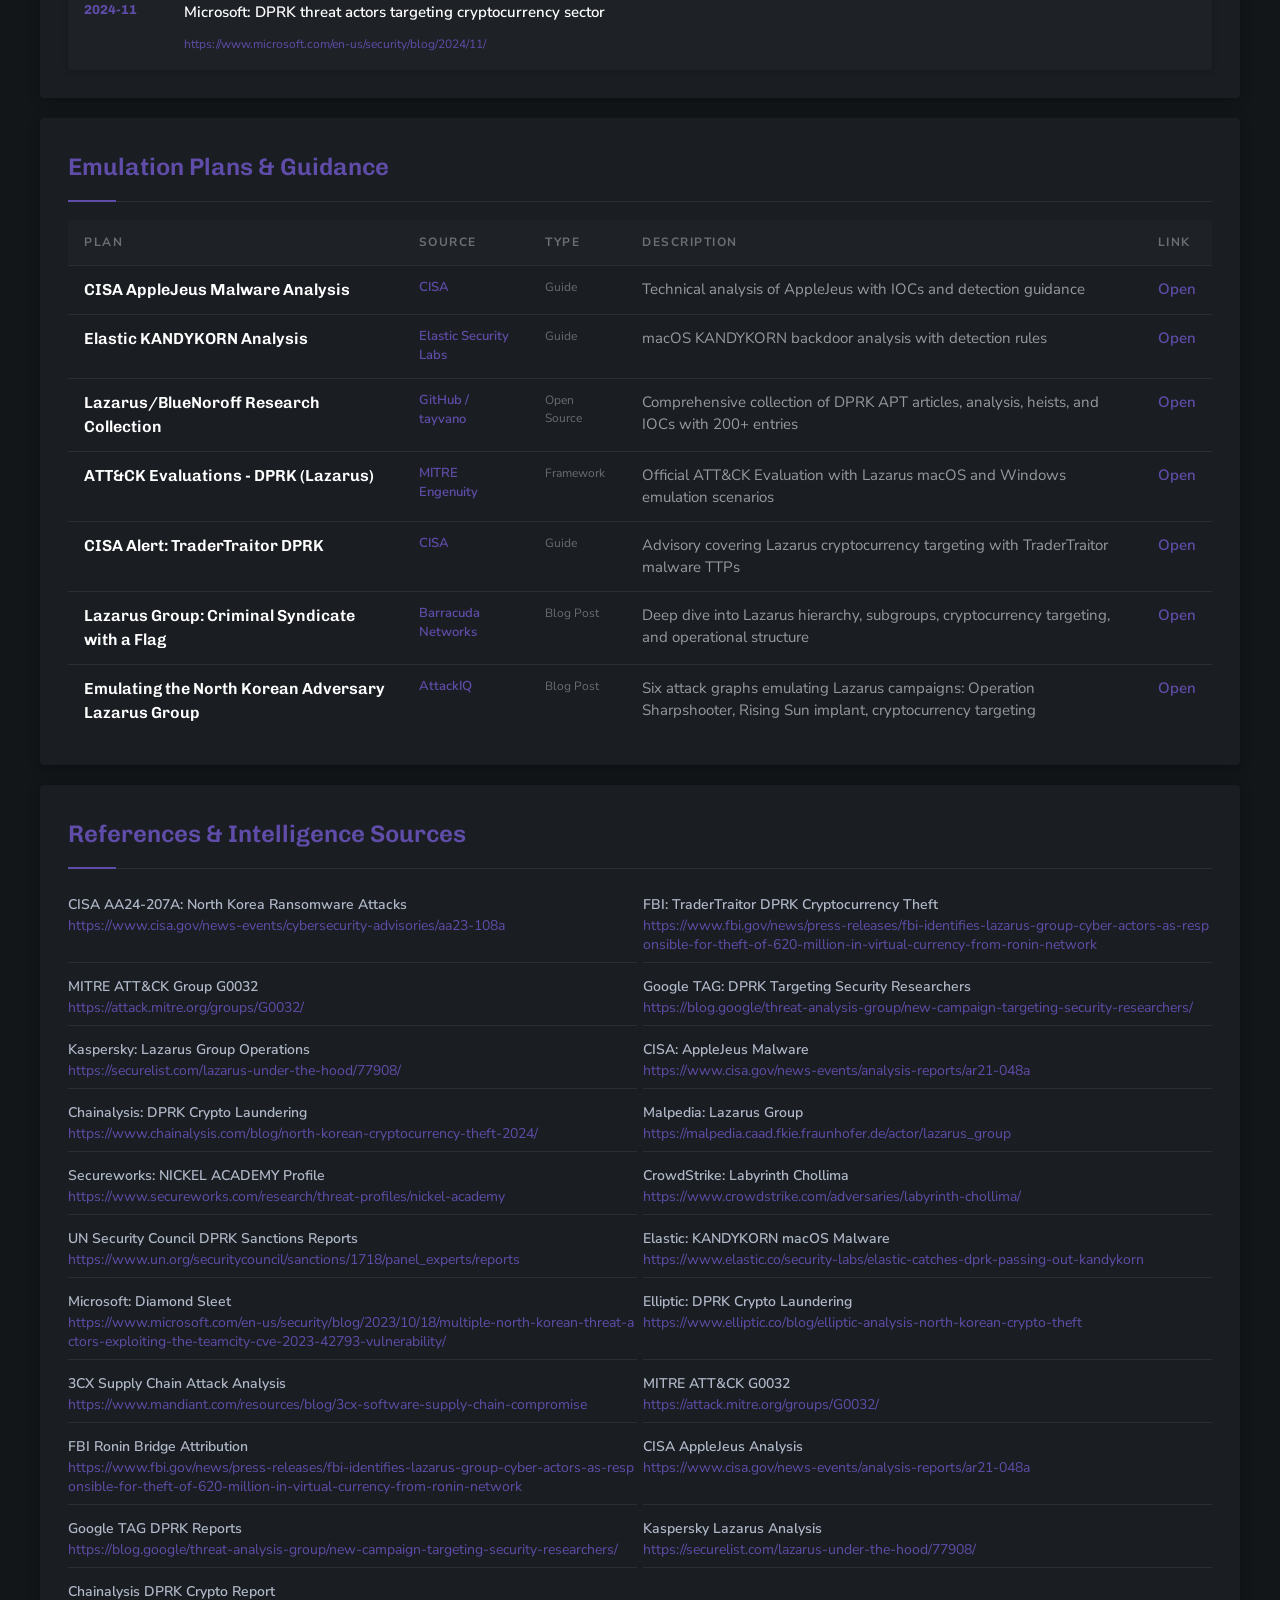
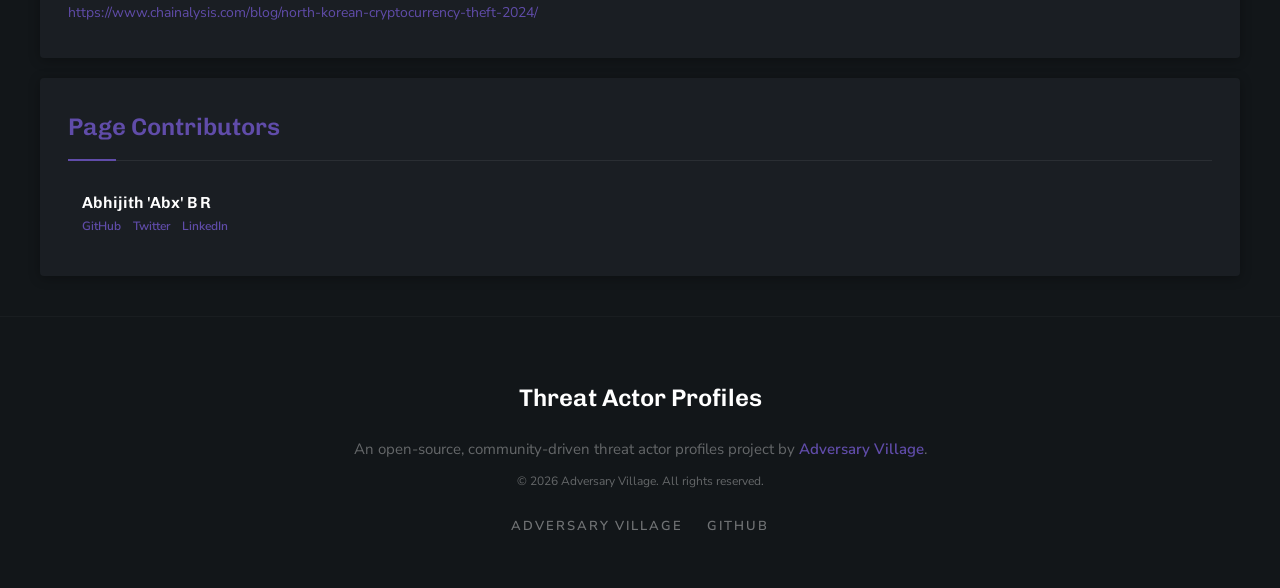
<file: lazarus/index.html>
<!DOCTYPE html>
<html lang="en">
<head><meta charset="UTF-8"><meta name="viewport" content="width=device-width,initial-scale=1.0"><title>Lazarus Group | Threat Actor Profiles</title><link rel="stylesheet" href="../css/style.css"><link rel="icon" type="image/svg+xml" href="data:image/svg+xml,
<svg xmlns='http://www.w3.org/2000/svg' viewBox='0 0 100 100'><text y='.9em' font-size='90'>☠️</text>
</svg>">
</head>
<body class="actor-page">
<nav class="nav-bar"><a href="../index.html" class="nav-brand"><div class="nav-brand-icon">ADV</div><div class="nav-brand-text">Threat Actor Profiles</div></a><ul class="nav-links"><li><a href="../">Threat Actors</a></li><li><a href="../contributors/">Contributors</a></li><li><a href="../why/">Why This Project</a></li><li><a href="https://adversaryvillage.org" target="_blank">Adversary Village</a></li>
</ul>
</nav>
<div class="breadcrumb"><a href="../">← All Threat Actors</a> / Lazarus Group <div style="font:400 1.2rem Nunito Sans;color:var(--td);margin-top:.4rem">Last updated: April 02, 2026</div></div>
<div class="actor-hero-split">
<div class="actor-hero-art"><div style="width:100%;height:100%;background:#0a0f1e;display:flex;align-items:center;justify-content:center"><div style="font:900 6rem Chivo;color:rgba(96,76,169,0.15);letter-spacing:8px">LG</div></div><div class="art-overlay"><div class="art-name">Lazarus Group</div><div class="art-sub">North Korean Reconnaissance General Bureau (RGB)</div></div></div>
<div class="actor-hero-info"><div class="info-badges"><span class="card-tag tag-country">🇰🇵 North Korea</span><span class="card-type-badge badge-nation">Nation-State</span><span class="card-tag tag-active">● Active</span><span class="card-tag" style="background:rgba(255,255,255,0.04);color:var(--td);border:none;box-shadow:0 1px 6px rgba(0,0,0,0.25)">G0032</span></div>
<div class="info-card">
<div class="info-card-title">Key Intelligence</div><div class="info-grid"><div class="info-field"><div class="info-label">MITRE ID</div><div class="info-value"><a href="https://attack.mitre.org/groups/G0032" target="_blank">G0032</a></div></div><div class="info-field"><div class="info-label">Country</div><div class="info-value">🇰🇵 North Korea</div></div><div class="info-field"><div class="info-label">Motivation</div><div class="info-value">Financial Gain, Espionage, Disruption</div></div><div class="info-field"><div class="info-label">Active Since</div><div class="info-value">2009</div></div><div class="info-field"><div class="info-label">Last Seen</div><div class="info-value">2025</div></div><div class="info-field"><div class="info-label">Techniques</div><div class="info-value">33 across 12 tactics</div></div><div class="info-field info-full"><div class="info-label">Attribution</div><div class="info-value">North Korean Reconnaissance General Bureau (RGB)</div></div><div class="info-field info-full"><div class="info-label">Also Known As</div><div class="chip-list"><span class="chip">HIDDEN COBRA</span><span class="chip">Zinc</span><span class="chip">Diamond Sleet</span><span class="chip">Labyrinth Chollima</span><span class="chip">APT38</span><span class="chip">BlueNoroff</span><span class="chip">Andariel</span><span class="chip">Bureau 121</span><span class="chip">Guardians of Peace</span><span class="chip">Whois Hacking Team</span></div>
</div>
</div>
</div>
<div class="info-card" style="flex:0">
<div class="info-card-title">Target Profile</div><div class="info-grid"><div class="info-field info-full"><div class="info-label">Targeted Industries</div><div class="chip-list"><span class="chip chip-orange">Cryptocurrency</span><span class="chip chip-orange">Financial Services</span><span class="chip chip-orange">Banking</span><span class="chip chip-orange">Defense</span><span class="chip chip-orange">Technology</span><span class="chip chip-orange">Gaming</span><span class="chip chip-orange">Media</span></div></div><div class="info-field info-full"><div class="info-label">Targeted Countries</div><div class="chip-list"><span class="chip" style="font-size:1.4rem">🇺🇸 United States</span><span class="chip" style="font-size:1.4rem">🇰🇷 South Korea</span><span class="chip" style="font-size:1.4rem">🇯🇵 Japan</span><span class="chip" style="font-size:1.4rem">🌍 Global</span><span class="chip" style="font-size:1.4rem">🇧🇩 Bangladesh</span></div>
</div>
</div>
</div></div></div>
<div id="page-search" class="page-search"><input type="text" id="page-search-input" placeholder="Search this page..." ></div>
<script>document.getElementById("page-search-input").addEventListener("input",function(e){var q=e.target.value.toLowerCase();document.querySelectorAll(".content-section,.detect-block").forEach(function(el){if(!q){el.style.display="";return}el.style.display=el.textContent.toLowerCase().includes(q)?"":"none"})});
</script>
<div class="actor-below">
<div class="actor-below-grid">
<div class="content-section">
<h2 class="section-title">Overview</h2><div class="description-text">Lazarus Group is North Korea&#x27;s most prolific cyber threat actor, operating under the Reconnaissance General Bureau. Unique among nation-state groups for combining espionage with large-scale financial theft to fund the DPRK regime. Responsible for the 2014 Sony Pictures attack, the $81M Bangladesh Bank heist, the WannaCry ransomware pandemic, and billions in cryptocurrency theft. Sub-groups include BlueNoroff (financial) and Andariel (espionage).</div></div>
<div class="content-section">
<h2 class="section-title">Tools & Malware</h2><div class="chip-list"><span class="chip chip-purple">Manuscrypt</span><span class="chip chip-purple">FALLCHILL</span><span class="chip chip-purple">HOPLIGHT</span><span class="chip chip-purple">Bankshot</span><span class="chip chip-purple">Brambul</span><span class="chip chip-purple">DTrack</span><span class="chip chip-purple">BLINDINGCAN</span><span class="chip chip-purple">AppleJeus</span><span class="chip chip-purple">TraderTraitor</span><span class="chip chip-purple">KANDYKORN</span><span class="chip chip-purple">KANDYKORN Analysis</span><span class="chip chip-purple">TraderTraitor Advisory</span><span class="chip chip-purple">ELECTRICFISH</span><span class="chip chip-purple">RustBucket</span></div></div>
<div class="content-section actor-below-full">
<h2 class="section-title">Malware & Tool Details</h2><p style="color:var(--tm);font-size:1.4rem;margin-bottom:1.4rem">Arsenal attributed to Lazarus Group.</p><div class="related-grid"><div class="related-card"><div class="related-card-name">Manuscrypt</div><div class="related-card-rel">Custom RAT</div><a href="https://attack.mitre.org/software/S0413/" target="_blank" style="display:inline-block;margin-top:.6rem;font-size:1.2rem;font-weight:600;color:var(--p)">Custom RAT</a></div><div class="related-card"><div class="related-card-name">FALLCHILL</div><div class="related-card-rel">Malware / Tool</div><a href="https://attack.mitre.org/software/" target="_blank" style="display:inline-block;margin-top:.6rem;font-size:1.2rem;font-weight:600;color:var(--td)">ATT&CK Software</a></div><div class="related-card"><div class="related-card-name">HOPLIGHT</div><div class="related-card-rel">Malware / Tool</div><a href="https://attack.mitre.org/software/" target="_blank" style="display:inline-block;margin-top:.6rem;font-size:1.2rem;font-weight:600;color:var(--td)">ATT&CK Software</a></div><div class="related-card"><div class="related-card-name">Bankshot</div><div class="related-card-rel">Malware / Tool</div><a href="https://attack.mitre.org/software/" target="_blank" style="display:inline-block;margin-top:.6rem;font-size:1.2rem;font-weight:600;color:var(--td)">ATT&CK Software</a></div><div class="related-card"><div class="related-card-name">Brambul</div><div class="related-card-rel">Malware / Tool</div><a href="https://attack.mitre.org/software/" target="_blank" style="display:inline-block;margin-top:.6rem;font-size:1.2rem;font-weight:600;color:var(--td)">ATT&CK Software</a></div><div class="related-card"><div class="related-card-name">DTrack</div><div class="related-card-rel">Spyware/RAT</div><a href="https://securelist.com/my-name-is-dtrack/93338/" target="_blank" style="display:inline-block;margin-top:.6rem;font-size:1.2rem;font-weight:600;color:var(--p)">Spyware/RAT</a></div><div class="related-card"><div class="related-card-name">BLINDINGCAN</div><div class="related-card-rel">RAT</div><a href="https://attack.mitre.org/software/S0520/" target="_blank" style="display:inline-block;margin-top:.6rem;font-size:1.2rem;font-weight:600;color:var(--p)">RAT</a></div><div class="related-card"><div class="related-card-name">AppleJeus</div><div class="related-card-rel">Crypto Trading Trojan</div><a href="https://attack.mitre.org/software/S0584/" target="_blank" style="display:inline-block;margin-top:.6rem;font-size:1.2rem;font-weight:600;color:var(--p)">Crypto Trading Trojan</a></div><div class="related-card"><div class="related-card-name">TraderTraitor</div><div class="related-card-rel">Crypto Targeting Malware</div><a href="https://www.cisa.gov/news-events/cybersecurity-advisories/aa22-108a" target="_blank" style="display:inline-block;margin-top:.6rem;font-size:1.2rem;font-weight:600;color:var(--p)">Crypto Targeting Malware</a></div><div class="related-card"><div class="related-card-name">KANDYKORN</div><div class="related-card-rel">macOS Backdoor</div><a href="https://www.elastic.co/security-labs/elastic-catches-dprk-passing-out-kandykorn" target="_blank" style="display:inline-block;margin-top:.6rem;font-size:1.2rem;font-weight:600;color:var(--p)">macOS Backdoor</a></div><div class="related-card"><div class="related-card-name">KANDYKORN Analysis</div><div class="related-card-rel">macOS Backdoor</div><a href="https://www.elastic.co/security-labs/elastic-catches-dprk-passing-out-kandykorn" target="_blank" style="display:inline-block;margin-top:.6rem;font-size:1.2rem;font-weight:600;color:var(--p)">macOS Backdoor</a></div><div class="related-card"><div class="related-card-name">TraderTraitor Advisory</div><div class="related-card-rel">Malware / Tool</div><a href="https://www.cisa.gov/news-events/cybersecurity-advisories/aa22-108a" target="_blank" style="display:inline-block;margin-top:.6rem;font-size:1.2rem;font-weight:600;color:var(--p)">View Details</a></div></div></div>
<div class="content-section actor-below-full">
<h2 class="section-title">Attack Path Ronin Bridge / Cryptocurrency Heists (2022-2025)</h2><p style="color:var(--tm);font-size:1.4rem;margin-bottom:1.6rem">Following <a href="https://center-for-threat-informed-defense.github.io/attack-flow/" target="_blank">MITRE ATT&CK Flow</a> methodology.</p><div id="af775381" style="position:relative;width:100%;overflow-x:auto;background:#121619;border-radius:6px;border:1px solid rgba(255,255,255,0.05)"><div id="af775381w" style="position:relative;width:1288px;height:408px;min-height:300px"><div style="position:absolute;left:24px;top:24px;right:24px;height:28px;background:rgba(96,76,169,0.06);border:1px solid rgba(96,76,169,0.15);border-radius:4px;display:flex;align-items:center;padding:0 14px"><span style="font-family:Chivo,sans-serif;font-size:13px;font-weight:700;color:#604ca9;letter-spacing:0.5px">ATTACK FLOW</span><span style="font-family:Nunito Sans,sans-serif;font-size:12px;color:rgba(255,255,255,0.4);margin-left:16px">Ronin Bridge / Cryptocurrency Heists (2022-2025)</span><span style="font-family:Nunito Sans,sans-serif;font-size:11px;color:rgba(255,255,255,0.2);margin-left:auto">8 steps | Drag nodes to rearrange</span></div>
<svg id="af775381svg" style="position:absolute;inset:0;width:100%;height:100%;pointer-events:none">
</svg><div id="af775381nodes"></div></div></div>
<script>(function(){var D=[{"i": 0, "x": 24, "y": 62, "tc": "#4ecca3", "tactic": "Initial Access", "step": "Fake Job Offer (LinkedIn)", "tid": "T1566.003", "desc": "Social engineering via fake recruiter profiles"}, {"i": 1, "x": 344, "y": 62, "tc": "#604ca9", "tactic": "Execution", "step": "Trojanized App", "tid": "T1204.002", "desc": "Victim runs malicious coding test or trading app"}, {"i": 2, "x": 664, "y": 62, "tc": "#7b68c4", "tactic": "Persistence", "step": "Persistence via LaunchAgent", "tid": "T1543.003", "desc": "Establishes persistence on macOS/Windows"}, {"i": 3, "x": 984, "y": 62, "tc": "#ffd166", "tactic": "Credential Access", "step": "Browser Session Theft", "tid": "T1539", "desc": "Steals browser session cookies and wallet credentials"}, {"i": 4, "x": 24, "y": 198, "tc": "#00d4ff", "tactic": "Discovery", "step": "Internal Reconnaissance", "tid": "T1083", "desc": "Maps internal infrastructure and wallet systems"}, {"i": 5, "x": 344, "y": 198, "tc": "#E91E63", "tactic": "Impact", "step": "Transaction Manipulation", "tid": "T1565", "desc": "Manipulates cryptocurrency transactions or SWIFT messages"}, {"i": 6, "x": 664, "y": 198, "tc": "#604ca9", "tactic": "Command & Control", "step": "Encrypted C2", "tid": "T1573", "desc": "Custom encrypted protocol over HTTPS"}, {"i": 7, "x": 984, "y": 198, "tc": "#E91E63", "tactic": "Impact", "step": "Cryptocurrency Theft", "tid": "T1657", "desc": "Transfers stolen crypto through mixing services"}];var W=280,H=100,ct=document.getElementById("af775381nodes"),sv=document.getElementById("af775381svg");function mkN(){ct.innerHTML="";D.forEach(function(n){var d=document.createElement("div");d.className="afn";d.dataset.idx=n.i;d.style.cssText="position:absolute;left:"+n.x+"px;top:"+n.y+"px;width:"+W+"px;height:"+H+"px;background:#1a1e23;border:1.5px solid "+n.tc+";border-radius:6px;cursor:grab;user-select:none;overflow:hidden;transition:box-shadow 0.2s";d.innerHTML='<div style="height:22px;background:'+n.tc+'15;display:flex;align-items:center;padding:0 8px"><span style="background:'+n.tc+';color:#fff;font:700 10px Chivo;padding:2px 7px;border-radius:3px;margin-right:6px">'+(n.i+1)+'</span><span style="font:700 10px Nunito Sans;color:'+n.tc+';letter-spacing:0.3px">'+n.tactic.toUpperCase().slice(0,24)+'</span></div><div style="padding:6px 10px"><div style="font:600 13px Chivo;color:#eee;white-space:nowrap;overflow:hidden;text-overflow:ellipsis">'+n.step+'</div><div style="font:600 11px Nunito Sans;color:'+n.tc+';opacity:0.8;margin-top:2px">'+n.tid+'</div><div style="font:400 10px Nunito Sans;color:rgba(255,255,255,0.3);margin-top:2px;white-space:nowrap;overflow:hidden;text-overflow:ellipsis">'+n.desc+'</div></div>';d.title=n.step+"\n"+n.tactic+"\n"+n.tid+"\n"+n.desc;ct.appendChild(d)})}function mkE(){var s="";for(var i=1;i<D.length;i++){var a=D[i-1],b=D[i];var x1=a.x+W,y1=a.y+H/2,x2=b.x,y2=b.y+H/2;if(b.x<=a.x){x1=a.x+W/2;y1=a.y+H;x2=b.x+W/2;y2=b.y}var mx=(x1+x2)/2;var cyo=y1===y2?-45:0;s+='<path d="M'+x1+' '+y1+' C'+mx+' '+(y1+cyo)+' '+mx+' '+(y2+cyo)+' '+x2+' '+y2+'" fill="none" stroke="rgba(96,76,169,0.35)" stroke-width="1.5" stroke-dasharray="6 4"/>';s+='<polygon points="'+(x2-6)+','+(y2-4)+' '+x2+','+y2+' '+(x2-6)+','+(y2+4)+'" fill="rgba(96,76,169,0.5)"/>'}sv.innerHTML=s}mkN();mkE();var drag=null,ox=0,oy=0;ct.addEventListener("mousedown",function(e){var t=e.target.closest(".afn");if(!t)return;drag=t;var r=t.getBoundingClientRect();ox=e.clientX-r.left;oy=e.clientY-r.top;t.style.cursor="grabbing";t.style.zIndex=10;t.style.boxShadow="0 8px 32px rgba(96,76,169,0.3)";e.preventDefault()});document.addEventListener("mousemove",function(e){if(!drag)return;var p=ct.getBoundingClientRect();var nx=e.clientX-p.left-ox,ny=e.clientY-p.top-oy;drag.style.left=nx+"px";drag.style.top=ny+"px";var idx=+drag.dataset.idx;D[idx].x=nx;D[idx].y=ny;mkE()});document.addEventListener("mouseup",function(){if(drag){drag.style.cursor="grab";drag.style.zIndex=1;drag.style.boxShadow="none";drag=null}});ct.addEventListener("touchstart",function(e){var t=e.target.closest(".afn");if(!t)return;drag=t;var r=t.getBoundingClientRect();ox=e.touches[0].clientX-r.left;oy=e.touches[0].clientY-r.top;t.style.zIndex=10;e.preventDefault()},{passive:false});document.addEventListener("touchmove",function(e){if(!drag)return;var p=ct.getBoundingClientRect();var nx=e.touches[0].clientX-p.left-ox,ny=e.touches[0].clientY-p.top-oy;drag.style.left=nx+"px";drag.style.top=ny+"px";D[+drag.dataset.idx].x=nx;D[+drag.dataset.idx].y=ny;mkE()},{passive:false});document.addEventListener("touchend",function(){if(drag){drag.style.zIndex=1;drag=null}})})();
</script></div>
<div class="content-section actor-below-full">
<h2 class="section-title">Diamond Model</h2><div class="grid-2col-wide"><div id="dm418231" style="position:relative;width:420px;height:420px;background:#121619;border-radius:6px;border:1px solid rgba(255,255,255,0.05)">
<svg id="dm418231svg" style="position:absolute;inset:0;width:100%;height:100%;pointer-events:none">
</svg><div id="dm418231n"></div><div style="position:absolute;bottom:8px;left:0;right:0;text-align:center;font:8px Nunito Sans;color:rgba(255,255,255,0.15)">Caltagirone, Pendergast &amp; Betz (2013) | Drag to rearrange</div></div><div style="display:flex;flex-direction:column;gap:1.2rem"><div class="panel-purple"><div class="panel-label" style="color:#604ca9">ADVERSARY</div><div class="panel-body">RGB (Reconnaissance General Bureau), Bureau 121, sub-groups BlueNoroff, Andariel</div></div><div class="panel-green"><div class="panel-label" style="color:#4ecca3">CAPABILITY</div><div class="panel-body">AppleJeus, TraderTraitor, KANDYKORN, Manuscrypt, BLINDINGCAN, custom SWIFT tools</div></div><div class="panel-yellow"><div class="panel-label" style="color:#ffd166">INFRASTRUCTURE</div><div class="panel-body">Fake company websites, trojanized npm packages, compromised DeFi protocols, Tornado Cash</div></div><div class="panel-pink"><div class="panel-label" style="color:#E91E63">VICTIM</div><div class="panel-body">Cryptocurrency exchanges (Bybit, Ronin/Axie), banks (Bangladesh Bank), tech companies</div>
</div>
</div>
</div>
<script>(function(){var ct=document.getElementById("dm418231n"),sv=document.getElementById("dm418231svg");var ns=[{id:0,x:170,y:30,w:80,h:36,label:"ADV",sub:"Adversary",c:"#604ca9",bg:"rgba(96,76,169,0.1)"},{id:1,x:170,y:354,w:80,h:36,label:"VIC",sub:"Victim",c:"#E91E63",bg:"rgba(233,30,99,0.08)"},{id:2,x:10,y:192,w:80,h:36,label:"CAP",sub:"Capability",c:"#4ecca3",bg:"rgba(78,204,163,0.08)"},{id:3,x:330,y:192,w:80,h:36,label:"INF",sub:"Infra",c:"#ffd166",bg:"rgba(255,209,102,0.08)"},{id:4,x:193,y:193,w:34,h:34,label:"E",sub:"Event",c:"#604ca9",bg:"rgba(96,76,169,0.15)"}];var edges=[[0,3],[3,1],[1,2],[2,0],[0,1],[2,3]];function mk(){ct.innerHTML="";ns.forEach(function(n){var d=document.createElement("div");d.dataset.idx=n.id;d.style.cssText="position:absolute;left:"+n.x+"px;top:"+n.y+"px;width:"+n.w+"px;height:"+n.h+"px;background:"+n.bg+";border:2px solid "+n.c+";border-radius:"+(n.id===4?"50%":"6px")+";cursor:grab;display:flex;flex-direction:column;align-items:center;justify-content:center;user-select:none;z-index:2;transition:box-shadow 0.2s";d.innerHTML='<span style="font:700 '+(n.id===4?'9':'11')+'px Chivo;color:'+n.c+'">'+n.label+'</span>'+(n.id!==4?'<span style="font:400 8px Nunito Sans;color:rgba(255,255,255,0.4)">'+n.sub+'</span>':'');d.title=n.sub;ct.appendChild(d)})}function mkE(){var s='<text x="210" y="18" font-family="Chivo" font-size="12" font-weight="700" fill="#604ca9" text-anchor="middle" letter-spacing="1">DIAMOND MODEL</text>';s+='<line x1="195" y1="100" x2="195" y2="320" stroke="#604ca9" stroke-width="0.5" opacity="0.08" stroke-dasharray="3 4"/>';s+='<line x1="60" y1="210" x2="370" y2="210" stroke="#604ca9" stroke-width="0.5" opacity="0.08" stroke-dasharray="3 4"/>';s+='<text x="207" y="150" font-family="Nunito Sans" font-size="7" fill="rgba(255,255,255,0.12)" letter-spacing="1" transform="rotate(-90,207,150)">SOCIAL-POLITICAL</text>';s+='<text x="270" y="222" font-family="Nunito Sans" font-size="7" fill="rgba(255,255,255,0.12)" letter-spacing="1">TECHNOLOGY</text>';edges.forEach(function(e,i){var a=ns[e[0]],b=ns[e[1]];var x1=a.x+a.w/2,y1=a.y+a.h/2,x2=b.x+b.w/2,y2=b.y+b.h/2;var dash=i>=4?"2 5":"5 4",op=i>=4?"0.08":"0.2";s+='<line x1="'+x1+'" y1="'+y1+'" x2="'+x2+'" y2="'+y2+'" stroke="#604ca9" stroke-width="1" opacity="'+op+'" stroke-dasharray="'+dash+'"/>'});sv.innerHTML=s}mk();mkE();var drag=null,ox=0,oy=0;ct.addEventListener("mousedown",function(e){var t=e.target.closest("[data-idx]");if(!t)return;drag=t;var r=t.getBoundingClientRect();ox=e.clientX-r.left;oy=e.clientY-r.top;t.style.cursor="grabbing";t.style.zIndex=10;t.style.boxShadow="0 4px 20px rgba(96,76,169,0.3)";e.preventDefault()});document.addEventListener("mousemove",function(e){if(!drag)return;var p=document.getElementById("dm418231").getBoundingClientRect();var nx=e.clientX-p.left-ox,ny=e.clientY-p.top-oy;drag.style.left=nx+"px";drag.style.top=ny+"px";var idx=+drag.dataset.idx;ns[idx].x=nx;ns[idx].y=ny;mkE()});document.addEventListener("mouseup",function(){if(drag){drag.style.cursor="grab";drag.style.zIndex=2;drag.style.boxShadow="none";drag=null}})})();
</script></div>
<div class="content-section actor-below-full">
<h2 class="section-title">ATT&CK Navigator</h2><p style="color:var(--tm);font-size:1.4rem;margin-bottom:1.6rem">Interactive MITRE ATT&CK Navigator layer for Lazarus Group (G0032).</p><div style="position:relative"><div id="nav-skel-lazarus" class="nav-skel"><div class="nav-spinner"></div><div style="font-size:1.3rem;color:var(--td)">Loading ATT&CK Navigator...</div></div>
<iframe class="navigator-frame" src="https://mitre-attack.github.io/attack-navigator/#layerURL=https%3A%2F%2Fattack.mitre.org%2Fgroups%2FG0032%2FG0032-enterprise-layer.json" title="ATT&CK Navigator" loading="lazy" sandbox="allow-scripts allow-same-origin allow-popups" onload="var s=document.getElementById('nav-skel-'+'lazarus');if(s)s.style.display='none'"></iframe></div><a href="https://mitre-attack.github.io/attack-navigator/#layerURL=https%3A%2F%2Fattack.mitre.org%2Fgroups%2FG0032%2FG0032-enterprise-layer.json" target="_blank" class="navigator-link">Open Full Navigator</a></div>
<div class="content-section">
<h2 class="section-title">Known CVEs Exploited</h2>
<table class="cve-table">
<thead><tr><th>CVE</th><th>Year</th><th>Description</th></tr>
</thead>
<tbody><tr><td class="cve-id"><a href="https://nvd.nist.gov/vuln/detail/CVE-2021-44228" target="_blank">CVE-2021-44228</a></td><td>2021</td><td>Log4Shell — rapidly adopted for initial access</td></tr><tr><td class="cve-id"><a href="https://nvd.nist.gov/vuln/detail/CVE-2022-0609" target="_blank">CVE-2022-0609</a></td><td>2022</td><td>Chrome zero-day for watering hole attacks on crypto companies</td></tr><tr><td class="cve-id"><a href="https://nvd.nist.gov/vuln/detail/CVE-2023-42793" target="_blank">CVE-2023-42793</a></td><td>2023</td><td>JetBrains TeamCity RCE for supply chain access</td></tr><tr><td class="cve-id"><a href="https://nvd.nist.gov/vuln/detail/CVE-2021-21148" target="_blank">CVE-2021-21148</a></td><td>2021</td><td>Chrome V8 heap buffer overflow zero-day</td></tr><tr><td class="cve-id"><a href="https://nvd.nist.gov/vuln/detail/CVE-2020-9395" target="_blank">CVE-2020-9395</a></td><td>2020</td><td>Adobe Reader RCE used in targeted attacks</td></tr>
</tbody>
</table></div>
<div class="content-section">
<h2 class="section-title">Notable Campaigns</h2>
<div class="campaign-timeline"><div class="campaign-item"><div class="campaign-year">2025</div><div class="campaign-name">Bybit Hack</div><div class="campaign-desc">Theft of approximately $1.5B in cryptocurrency from Bybit exchange.</div></div><div class="campaign-item"><div class="campaign-year">2022</div><div class="campaign-name">Ronin Bridge Hack</div><div class="campaign-desc">Theft of $620M from Axie Infinity&#x27;s Ronin blockchain bridge.</div></div><div class="campaign-item"><div class="campaign-year">2017</div><div class="campaign-name">WannaCry Ransomware</div><div class="campaign-desc">Global ransomware pandemic affecting 200,000+ systems across 150 countries.</div></div><div class="campaign-item"><div class="campaign-year">2016</div><div class="campaign-name">Bangladesh Bank Heist</div><div class="campaign-desc">Attempted theft of $1B from Bangladesh Bank via SWIFT; $81M successfully stolen.</div></div><div class="campaign-item"><div class="campaign-year">2014</div><div class="campaign-name">Sony Pictures Hack</div><div class="campaign-desc">Destructive attack against Sony Pictures in retaliation for &#x27;The Interview&#x27; film.</div>
</div>
</div>
</div>
<div class="content-section actor-below-full">
<h2 class="section-title">Detection Engineering</h2><div class="detect-block"><div class="detect-block-title">Fake Job Application Detection</div><div class="detect-block-content" style="font-size:1.5rem;line-height:1.7">Monitor for downloads from unfamiliar coding challenge platforms (e.g., GitHub repos with low star counts, recently created domains). Flag .dmg, .pkg, or .exe files received via LinkedIn messages or Discord. Implement application allowlisting on developer machines.</div><div style="margin-top:1rem;display:flex;gap:1.2rem;flex-wrap:wrap"><a href="https://blog.google/threat-analysis-group/new-campaign-targeting-security-researchers/" target="_blank" style="font-size:1.3rem;font-weight:700;color:var(--p)">View Detection Rule / Guide</a></div></div><div class="detect-block"><div class="detect-block-title">macOS LaunchAgent Persistence</div><div class="detect-block-content" style="font-size:1.5rem;line-height:1.7">Monitor ~/Library/LaunchAgents/ and /Library/LaunchDaemons/ for new plist files. Alert on launchctl load commands from non-standard paths. Check for unsigned or ad-hoc signed binaries in application bundles. Use ESF (Endpoint Security Framework) for real-time monitoring.</div><div style="margin-top:1rem;display:flex;gap:1.2rem;flex-wrap:wrap"><a href="https://github.com/SigmaHQ/sigma/blob/master/rules/macos/process_creation/proc_creation_macos_launchagent_creation.yml" target="_blank" style="font-size:1.3rem;font-weight:700;color:var(--p)">View Detection Rule / Guide</a></div></div><div class="detect-block"><div class="detect-block-title">Cryptocurrency Transaction Anomaly</div><div class="detect-block-content" style="font-size:1.5rem;line-height:1.7">Implement multi-signature requirements and monitor for unauthorized API key usage on exchange platforms. Deploy real-time blockchain analytics to detect transfers to known DPRK-linked mixer addresses. Alert on large transfers outside business hours.</div><div style="margin-top:1rem;display:flex;gap:1.2rem;flex-wrap:wrap"><a href="https://www.chainalysis.com/blog/north-korean-cryptocurrency-theft-2024/" target="_blank" style="font-size:1.3rem;font-weight:700;color:var(--p)">View Detection Rule / Guide</a></div></div></div>
<div class="content-section actor-below-full">
<h2 class="section-title">Related Threat Actors</h2><p style="color:var(--tm);font-size:1.3rem;margin-bottom:1rem">Documented in MITRE ATT&CK, vendor intelligence, and government advisories.</p><div class="related-grid"><div class="related-card"><div class="related-card-name">Kimsuky</div><div class="related-card-rel">Same nation (DPRK)</div><div class="related-card-desc">Both RGB but Kimsuky targets policy/intelligence while Lazarus targets financial.</div><div style="margin-top:.8rem;display:flex;gap:1rem"><a href="https://attack.mitre.org/groups/" target="_blank" style="font-size:1.1rem;font-weight:600;color:var(--p)">MITRE ATT&CK</a><a href="https://www.mandiant.com/resources/blog?search=Kimsuky" target="_blank" style="font-size:1.1rem;font-weight:600;color:var(--p)">Mandiant</a></div></div><div class="related-card"><div class="related-card-name">Andariel</div><div class="related-card-rel">Sub-group</div><div class="related-card-desc">Lazarus sub-group focused on South Korean military and ransomware.</div><div style="margin-top:.8rem;display:flex;gap:1rem"><a href="https://attack.mitre.org/groups/" target="_blank" style="font-size:1.1rem;font-weight:600;color:var(--p)">MITRE ATT&CK</a><a href="https://www.mandiant.com/resources/blog?search=Andariel" target="_blank" style="font-size:1.1rem;font-weight:600;color:var(--p)">Mandiant</a></div>
</div>
</div>
</div>
<div class="content-section actor-below-full">
<h2 class="section-title">Defense Recommendations</h2><p style="color:var(--tm);font-size:1.3rem;margin-bottom:1rem">Mitigations with MITRE ATT&CK IDs. Click badges for implementation guidance.</p>
<div class="detail-grid"><div class="detect-block" style="padding:1.4rem"><div style="font:600 1.5rem Nunito Sans;color:var(--t2);line-height:1.7;margin-bottom:.4rem">Implement hardware wallet multi-sig (3-of-5) for crypto holdings above threshold. Lazarus targets single-signer hot wallets.</div><a href="https://www.ic3.gov/Media/Y2022/PSA220318" target="_blank" style="font:600 1.3rem Nunito Sans;color:#604ca9;display:inline-block;margin-top:.6rem">FBI IC3 Crypto Advisory</a></div><div class="detect-block" style="padding:1.4rem"><div style="font:600 1.5rem Nunito Sans;color:var(--t2);line-height:1.7;margin-bottom:.4rem">Enforce application allowlisting on developer workstations. Block unsigned .dmg/.exe from social media.</div><a href="https://www.cisa.gov/news-events/cybersecurity-advisories/aa22-108a" target="_blank" style="font:600 1.3rem Nunito Sans;color:#604ca9;display:inline-block;margin-top:.6rem">CISA AA22-108A</a></div><div class="detect-block" style="padding:1.4rem"><div style="font:600 1.5rem Nunito Sans;color:var(--t2);line-height:1.7;margin-bottom:.4rem">Conduct mandatory social engineering training focused on fake recruiter scenarios via LinkedIn and Telegram.</div><a href="https://blog.google/threat-analysis-group/new-campaign-targeting-security-researchers/" target="_blank" style="font:600 1.3rem Nunito Sans;color:#604ca9;display:inline-block;margin-top:.6rem">Google TAG Advisory</a></div><div class="detect-block" style="padding:1.4rem"><div style="font:600 1.5rem Nunito Sans;color:var(--t2);line-height:1.7;margin-bottom:.4rem">Air-gap cold wallet infrastructure. Use HSMs for key management. Never sign transactions on internet-connected systems.</div><a href="https://csrc.nist.gov/pubs/sp/800/57/pt1/r5/final" target="_blank" style="font:600 1.3rem Nunito Sans;color:#604ca9;display:inline-block;margin-top:.6rem">NIST SP 800-57</a></div><div class="detect-block" style="padding:1.4rem"><div style="font:600 1.5rem Nunito Sans;color:var(--t2);line-height:1.7;margin-bottom:.4rem">Deploy real-time blockchain transaction monitoring with automated alerts for transfers above defined thresholds.</div><a href="https://www.fincen.gov/sites/default/files/advisory/2022-04-29/FinCEN%20Advisory%20DPRK%20Crypto%20FIN-2022-A003.pdf" target="_blank" style="font:600 1.3rem Nunito Sans;color:#604ca9;display:inline-block;margin-top:.6rem">FinCEN Advisory</a></div></div></div>
<div class="content-section actor-below-full">
<h2 class="section-title">Attribution Confidence</h2><div class="grid-2col-wide" style="grid-template-columns:180px 1fr"><div style="display:flex;flex-direction:column;align-items:center;gap:1rem"><div style="width:140px;height:140px;border-radius:50%;background:#4ecca312;border:3px solid #4ecca3;display:flex;flex-direction:column;align-items:center;justify-content:center"><div style="font:700 3.2rem Chivo;color:#4ecca3">High</div></div><div style="font:700 1.2rem Nunito Sans;color:var(--td);letter-spacing:1px;text-transform:uppercase;text-align:center">Attribution<br>Confidence</div></div><div><div style="font:600 1.6rem Chivo;color:#fff;margin-bottom:1.2rem">Evidence Supporting Attribution</div><div style="display:grid;grid-template-columns:1fr 1fr;gap:.8rem"><div style="padding:1.2rem;background:rgba(255,255,255,0.02);border:none;box-shadow:0 1px 6px rgba(0,0,0,0.25);border-radius:4px"><div style="font-size:1.4rem;color:var(--t2);line-height:1.6">FBI public attribution for $620M Ronin Bridge theft</div><a href="https://www.fbi.gov/news/press-releases/fbi-identifies-lazarus-group-cyber-actors-as-responsible-for-theft-of-620-million-in-virtual-currency-from-ronin-network" target="_blank" style="font:600 1.2rem Nunito Sans;color:#604ca9;margin-top:.4rem;display:inline-block">https://www.fbi.gov/news/press-releases/fbi-identifies-lazar</a></div><div style="padding:1.2rem;background:rgba(255,255,255,0.02);border:none;box-shadow:0 1px 6px rgba(0,0,0,0.25);border-radius:4px"><div style="font-size:1.4rem;color:var(--t2);line-height:1.6">DOJ indicts 3 DPRK military hackers (Feb 2021)</div><a href="https://www.justice.gov/opa/pr/three-north-korean-military-hackers-indicted-wide-ranging-scheme-commit-cyberattacks-and" target="_blank" style="font:600 1.2rem Nunito Sans;color:#604ca9;margin-top:.4rem;display:inline-block">https://www.justice.gov/opa/pr/three-north-korean-military-h</a></div><div style="padding:1.2rem;background:rgba(255,255,255,0.02);border:none;box-shadow:0 1px 6px rgba(0,0,0,0.25);border-radius:4px"><div style="font-size:1.4rem;color:var(--t2);line-height:1.6">UN Panel of Experts DPRK cyber reports</div><a href="https://www.un.org/securitycouncil/sanctions/1718/panel_experts/reports" target="_blank" style="font:600 1.2rem Nunito Sans;color:#604ca9;margin-top:.4rem;display:inline-block">https://www.un.org/securitycouncil/sanctions/1718/panel_expe</a></div><div style="padding:1.2rem;background:rgba(255,255,255,0.02);border:none;box-shadow:0 1px 6px rgba(0,0,0,0.25);border-radius:4px"><div style="font-size:1.4rem;color:var(--t2);line-height:1.6">Multiple joint advisories (US, UK, ROK, Japan)</div><a href="https://www.cisa.gov/news-events/analysis-reports/ar21-048a" target="_blank" style="font:600 1.2rem Nunito Sans;color:#604ca9;margin-top:.4rem;display:inline-block">https://www.cisa.gov/news-events/analysis-reports/ar21-048a</a></div>
</div>
</div>
</div></div>
<div class="content-section actor-below-full">
<h2 class="section-title">Threat Assessment</h2><div style="display:grid;grid-template-columns:1fr 1fr;gap:2rem;align-items:start"><div><div style="margin-bottom:1rem"><div style="display:flex;justify-content:space-between;margin-bottom:.4rem"><span style="font:600 1.3rem Nunito Sans;color:var(--t2)">Capability</span><span style="font:700 1.3rem Chivo;color:#604ca9">8/10</span></div><div style="height:8px;background:rgba(255,255,255,0.05);border-radius:4px;overflow:hidden"><div style="height:100%;width:80%;background:#604ca9;border-radius:4px;transition:width 0.5s"></div></div></div><div style="margin-bottom:1rem"><div style="display:flex;justify-content:space-between;margin-bottom:.4rem"><span style="font:600 1.3rem Nunito Sans;color:var(--t2)">Intent</span><span style="font:700 1.3rem Chivo;color:#E91E63">10/10</span></div><div style="height:8px;background:rgba(255,255,255,0.05);border-radius:4px;overflow:hidden"><div style="height:100%;width:100%;background:#E91E63;border-radius:4px;transition:width 0.5s"></div></div></div><div style="margin-bottom:1rem"><div style="display:flex;justify-content:space-between;margin-bottom:.4rem"><span style="font:600 1.3rem Nunito Sans;color:var(--t2)">Targeting</span><span style="font:700 1.3rem Chivo;color:#ffd166">7/10</span></div><div style="height:8px;background:rgba(255,255,255,0.05);border-radius:4px;overflow:hidden"><div style="height:100%;width:70%;background:#ffd166;border-radius:4px;transition:width 0.5s"></div></div></div><div style="margin-top:1.6rem;padding:1.4rem;background:#E91E6310;border:1px solid #E91E6330;border-radius:6px;text-align:center"><div style="font:700 2rem Chivo;color:#E91E63">Critical</div><div style="font:400 1.1rem Nunito Sans;color:var(--td);margin-top:.2rem">Overall Threat Level</div></div></div><div style="font-size:1.5rem;color:var(--t2);line-height:1.7">Primary DPRK revenue generation actor. Estimated $3B+ stolen in cryptocurrency since 2017. Highly motivated by regime survival funding and sanctions evasion.</div></div></div>
<div class="content-section actor-below-full">
<h2 class="section-title">Legal Actions & Sanctions</h2>
<div class="campaign-timeline"><div class="campaign-item"><div class="campaign-year">2021-02</div><div class="campaign-name">DOJ charges 3 DPRK military hackers for global cyberattacks</div><div style="margin-top:.4rem"><span class="la-type">Indictment</span></div><a href="https://www.justice.gov/opa/pr/three-north-korean-military-hackers-indicted-wide-ranging-scheme-commit-cyberattacks-and" target="_blank" style="display:inline-block;margin-top:.6rem;font:600 1.3rem Nunito Sans;color:var(--p)">https://www.justice.gov/opa/pr/three-north-korean-military-hackers-indicted-wide-ranging-scheme-commit-cyberattacks-and</a></div><div class="campaign-item"><div class="campaign-year">2022-04</div><div class="campaign-name">FBI attributes $620M Ronin Bridge theft to Lazarus Group</div><div style="margin-top:.4rem"><span class="la-type">Attribution</span></div><a href="https://www.fbi.gov/news/press-releases/fbi-identifies-lazarus-group-cyber-actors-as-responsible-for-theft-of-620-million-in-virtual-currency-from-ronin-network" target="_blank" style="display:inline-block;margin-top:.6rem;font:600 1.3rem Nunito Sans;color:var(--p)">https://www.fbi.gov/news/press-releases/fbi-identifies-lazarus-group-cyber-actors-as-responsible-for-theft-of-620-million-in-virtual-currency-from-ronin-network</a></div><div class="campaign-item"><div class="campaign-year">2023-09</div><div class="campaign-name">OFAC sanctions DPRK-linked crypto mixers used by Lazarus</div><div style="margin-top:.4rem"><span class="la-type">Sanctions</span></div><a href="https://home.treasury.gov/news/press-releases/jy1768" target="_blank" style="display:inline-block;margin-top:.6rem;font:600 1.3rem Nunito Sans;color:var(--p)">https://home.treasury.gov/news/press-releases/jy1768</a></div></div></div>
<div class="content-section actor-below-full">
<h2 class="section-title">Recent Reporting</h2><div style="display:flex;flex-direction:column;gap:.8rem"><div class="news-row"><div style="font:700 1.3rem Chivo;color:var(--p)">2025-02</div><div><div style="font:600 1.5rem Nunito Sans;color:#fff;margin-bottom:.4rem">FBI confirms Lazarus behind $1.5B Bybit exchange hack</div><a href="https://www.fbi.gov/news/press-releases/fbi-identifies-lazarus-group-cyber-actors-as-responsible-for-theft-of-620-million-in-virtual-currency-from-ronin-network" target="_blank" style="font:400 1.2rem Nunito Sans;color:var(--p);word-break:break-all">https://www.fbi.gov/news/press-releases/fbi-identifies-lazarus-group-cyber-actors-as-responsible-for-theft-of-620-million-in-virtual-currency-from-ronin-network</a></div></div><div class="news-row"><div style="font:700 1.3rem Chivo;color:var(--p)">2024-11</div><div><div style="font:600 1.5rem Nunito Sans;color:#fff;margin-bottom:.4rem">Microsoft: DPRK threat actors targeting cryptocurrency sector</div><a href="https://www.microsoft.com/en-us/security/blog/2024/11/" target="_blank" style="font:400 1.2rem Nunito Sans;color:var(--p);word-break:break-all">https://www.microsoft.com/en-us/security/blog/2024/11/</a></div>
</div>
</div>
</div>
<div class="content-section actor-below-full">
<h2 class="section-title">Emulation Plans & Guidance</h2>
<table class="emulation-table">
<thead><tr><th>Plan</th><th>Source</th><th>Type</th><th>Description</th><th>Link</th></tr>
</thead>
<tbody><tr><td class="plan-name">CISA AppleJeus Malware Analysis</td><td class="plan-source">CISA</td><td style="color:var(--td);font-size:1.2rem">Guide</td><td>Technical analysis of AppleJeus with IOCs and detection guidance</td><td><a href="https://www.cisa.gov/news-events/analysis-reports/ar21-048a" target="_blank" style="color:#604ca9;font-weight:600">Open</a></td></tr><tr><td class="plan-name">Elastic KANDYKORN Analysis</td><td class="plan-source">Elastic Security Labs</td><td style="color:var(--td);font-size:1.2rem">Guide</td><td>macOS KANDYKORN backdoor analysis with detection rules</td><td><a href="https://www.elastic.co/security-labs/elastic-catches-dprk-passing-out-kandykorn" target="_blank" style="color:#604ca9;font-weight:600">Open</a></td></tr><tr><td class="plan-name">Lazarus/BlueNoroff Research Collection</td><td class="plan-source">GitHub / tayvano</td><td style="color:var(--td);font-size:1.2rem">Open Source</td><td>Comprehensive collection of DPRK APT articles, analysis, heists, and IOCs with 200+ entries</td><td><a href="https://github.com/tayvano/lazarus-bluenoroff-research" target="_blank" style="color:#604ca9;font-weight:600">Open</a></td></tr><tr><td class="plan-name">ATT&amp;CK Evaluations - DPRK (Lazarus)</td><td class="plan-source">MITRE Engenuity</td><td style="color:var(--td);font-size:1.2rem">Framework</td><td>Official ATT&amp;CK Evaluation with Lazarus macOS and Windows emulation scenarios</td><td><a href="https://github.com/attackevals/ael" target="_blank" style="color:#604ca9;font-weight:600">Open</a></td></tr><tr><td class="plan-name">CISA Alert: TraderTraitor DPRK</td><td class="plan-source">CISA</td><td style="color:var(--td);font-size:1.2rem">Guide</td><td>Advisory covering Lazarus cryptocurrency targeting with TraderTraitor malware TTPs</td><td><a href="https://www.cisa.gov/news-events/cybersecurity-advisories/aa22-108a" target="_blank" style="color:#604ca9;font-weight:600">Open</a></td></tr><tr><td class="plan-name">Lazarus Group: Criminal Syndicate with a Flag</td><td class="plan-source">Barracuda Networks</td><td style="color:var(--td);font-size:1.2rem">Blog Post</td><td>Deep dive into Lazarus hierarchy, subgroups, cryptocurrency targeting, and operational structure</td><td><a href="https://blog.barracuda.com/2025/09/23/lazarus-group--a-criminal-syndicate-with-a-flag" target="_blank" style="color:#604ca9;font-weight:600">Open</a></td></tr><tr><td class="plan-name">Emulating the North Korean Adversary Lazarus Group</td><td class="plan-source">AttackIQ</td><td style="color:var(--td);font-size:1.2rem">Blog Post</td><td>Six attack graphs emulating Lazarus campaigns: Operation Sharpshooter, Rising Sun implant, cryptocurrency targeting</td><td><a href="https://www.attackiq.com/2023/01/05/emulating-the-highly-sophisticated-north-korean-adversary-lazarus-group/" target="_blank" style="color:#604ca9;font-weight:600">Open</a></td></tr>
</tbody>
</table></div>
<div class="content-section actor-below-full">
<h2 class="section-title">References & Intelligence Sources</h2>
<ul class="ref-list-2col"><li><div class="ref-title">CISA AA24-207A: North Korea Ransomware Attacks</div><a href="https://www.cisa.gov/news-events/cybersecurity-advisories/aa23-108a" target="_blank">https://www.cisa.gov/news-events/cybersecurity-advisories/aa23-108a</a></li><li><div class="ref-title">FBI: TraderTraitor DPRK Cryptocurrency Theft</div><a href="https://www.fbi.gov/news/press-releases/fbi-identifies-lazarus-group-cyber-actors-as-responsible-for-theft-of-620-million-in-virtual-currency-from-ronin-network" target="_blank">https://www.fbi.gov/news/press-releases/fbi-identifies-lazarus-group-cyber-actors-as-responsible-for-theft-of-620-million-in-virtual-currency-from-ronin-network</a></li><li><div class="ref-title">MITRE ATT&amp;CK Group G0032</div><a href="https://attack.mitre.org/groups/G0032/" target="_blank">https://attack.mitre.org/groups/G0032/</a></li><li><div class="ref-title">Google TAG: DPRK Targeting Security Researchers</div><a href="https://blog.google/threat-analysis-group/new-campaign-targeting-security-researchers/" target="_blank">https://blog.google/threat-analysis-group/new-campaign-targeting-security-researchers/</a></li><li><div class="ref-title">Kaspersky: Lazarus Group Operations</div><a href="https://securelist.com/lazarus-under-the-hood/77908/" target="_blank">https://securelist.com/lazarus-under-the-hood/77908/</a></li><li><div class="ref-title">CISA: AppleJeus Malware</div><a href="https://www.cisa.gov/news-events/analysis-reports/ar21-048a" target="_blank">https://www.cisa.gov/news-events/analysis-reports/ar21-048a</a></li><li><div class="ref-title">Chainalysis: DPRK Crypto Laundering</div><a href="https://www.chainalysis.com/blog/north-korean-cryptocurrency-theft-2024/" target="_blank">https://www.chainalysis.com/blog/north-korean-cryptocurrency-theft-2024/</a></li><li><div class="ref-title">Malpedia: Lazarus Group</div><a href="https://malpedia.caad.fkie.fraunhofer.de/actor/lazarus_group" target="_blank">https://malpedia.caad.fkie.fraunhofer.de/actor/lazarus_group</a></li><li><div class="ref-title">Secureworks: NICKEL ACADEMY Profile</div><a href="https://www.secureworks.com/research/threat-profiles/nickel-academy" target="_blank">https://www.secureworks.com/research/threat-profiles/nickel-academy</a></li><li><div class="ref-title">CrowdStrike: Labyrinth Chollima</div><a href="https://www.crowdstrike.com/adversaries/labyrinth-chollima/" target="_blank">https://www.crowdstrike.com/adversaries/labyrinth-chollima/</a></li><li><div class="ref-title">UN Security Council DPRK Sanctions Reports</div><a href="https://www.un.org/securitycouncil/sanctions/1718/panel_experts/reports" target="_blank">https://www.un.org/securitycouncil/sanctions/1718/panel_experts/reports</a></li><li><div class="ref-title">Elastic: KANDYKORN macOS Malware</div><a href="https://www.elastic.co/security-labs/elastic-catches-dprk-passing-out-kandykorn" target="_blank">https://www.elastic.co/security-labs/elastic-catches-dprk-passing-out-kandykorn</a></li><li><div class="ref-title">Microsoft: Diamond Sleet</div><a href="https://www.microsoft.com/en-us/security/blog/2023/10/18/multiple-north-korean-threat-actors-exploiting-the-teamcity-cve-2023-42793-vulnerability/" target="_blank">https://www.microsoft.com/en-us/security/blog/2023/10/18/multiple-north-korean-threat-actors-exploiting-the-teamcity-cve-2023-42793-vulnerability/</a></li><li><div class="ref-title">Elliptic: DPRK Crypto Laundering</div><a href="https://www.elliptic.co/blog/elliptic-analysis-north-korean-crypto-theft" target="_blank">https://www.elliptic.co/blog/elliptic-analysis-north-korean-crypto-theft</a></li><li><div class="ref-title">3CX Supply Chain Attack Analysis</div><a href="https://www.mandiant.com/resources/blog/3cx-software-supply-chain-compromise" target="_blank">https://www.mandiant.com/resources/blog/3cx-software-supply-chain-compromise</a></li><li><div class="ref-title">MITRE ATT&amp;CK G0032</div><a href="https://attack.mitre.org/groups/G0032/" target="_blank">https://attack.mitre.org/groups/G0032/</a></li><li><div class="ref-title">FBI Ronin Bridge Attribution</div><a href="https://www.fbi.gov/news/press-releases/fbi-identifies-lazarus-group-cyber-actors-as-responsible-for-theft-of-620-million-in-virtual-currency-from-ronin-network" target="_blank">https://www.fbi.gov/news/press-releases/fbi-identifies-lazarus-group-cyber-actors-as-responsible-for-theft-of-620-million-in-virtual-currency-from-ronin-network</a></li><li><div class="ref-title">CISA AppleJeus Analysis</div><a href="https://www.cisa.gov/news-events/analysis-reports/ar21-048a" target="_blank">https://www.cisa.gov/news-events/analysis-reports/ar21-048a</a></li><li><div class="ref-title">Google TAG DPRK Reports</div><a href="https://blog.google/threat-analysis-group/new-campaign-targeting-security-researchers/" target="_blank">https://blog.google/threat-analysis-group/new-campaign-targeting-security-researchers/</a></li><li><div class="ref-title">Kaspersky Lazarus Analysis</div><a href="https://securelist.com/lazarus-under-the-hood/77908/" target="_blank">https://securelist.com/lazarus-under-the-hood/77908/</a></li><li><div class="ref-title">Chainalysis DPRK Crypto Report</div><a href="https://www.chainalysis.com/blog/north-korean-cryptocurrency-theft-2024/" target="_blank">https://www.chainalysis.com/blog/north-korean-cryptocurrency-theft-2024/</a></li>
</ul></div>
<div class="content-section actor-below-full">
<h2 class="section-title">Page Contributors</h2><div style="display:grid;grid-template-columns:repeat(auto-fill,minmax(280px,1fr));gap:1.2rem"><div class="contrib-card"><div class="contrib-name">Abhijith 'Abx' B R</div><div style="display:flex;gap:1.2rem;flex-wrap:wrap"><a href="https://github.com/abhijithbr" target="_blank" style="font:600 1.2rem Nunito Sans;color:#604ca9">GitHub</a> <a href="https://twitter.com/abhijithbr" target="_blank" style="font:600 1.2rem Nunito Sans;color:#604ca9">Twitter</a> <a href="https://in.linkedin.com/in/abhijith-b-r" target="_blank" style="font:600 1.2rem Nunito Sans;color:#604ca9">LinkedIn</a></div></div>
</div>
</div>
</div></div>
<footer class="site-footer"><div class="footer-inner"><div class="footer-brand">Threat Actor Profiles</div><div class="footer-text">An open-source, community-driven threat actor profiles project by <a href="https://adversaryvillage.org" target="_blank" style="color:#604ca9;text-decoration:none;font-weight:600">Adversary Village</a>.</div><div style="color:var(--td);font-size:1.2rem;margin-top:.8rem">&copy; 2026 Adversary Village. All rights reserved.</div><ul class="footer-links"><li><a href="https://adversaryvillage.org" target="_blank">Adversary Village</a></li><li><a href="https://github.com/adversaryvillage/threat-actor-profiles" target="_blank">GitHub</a></li>
</ul></div>
</footer>
<script src="../js/main.js">
</script>
</body>
</html>
</file>
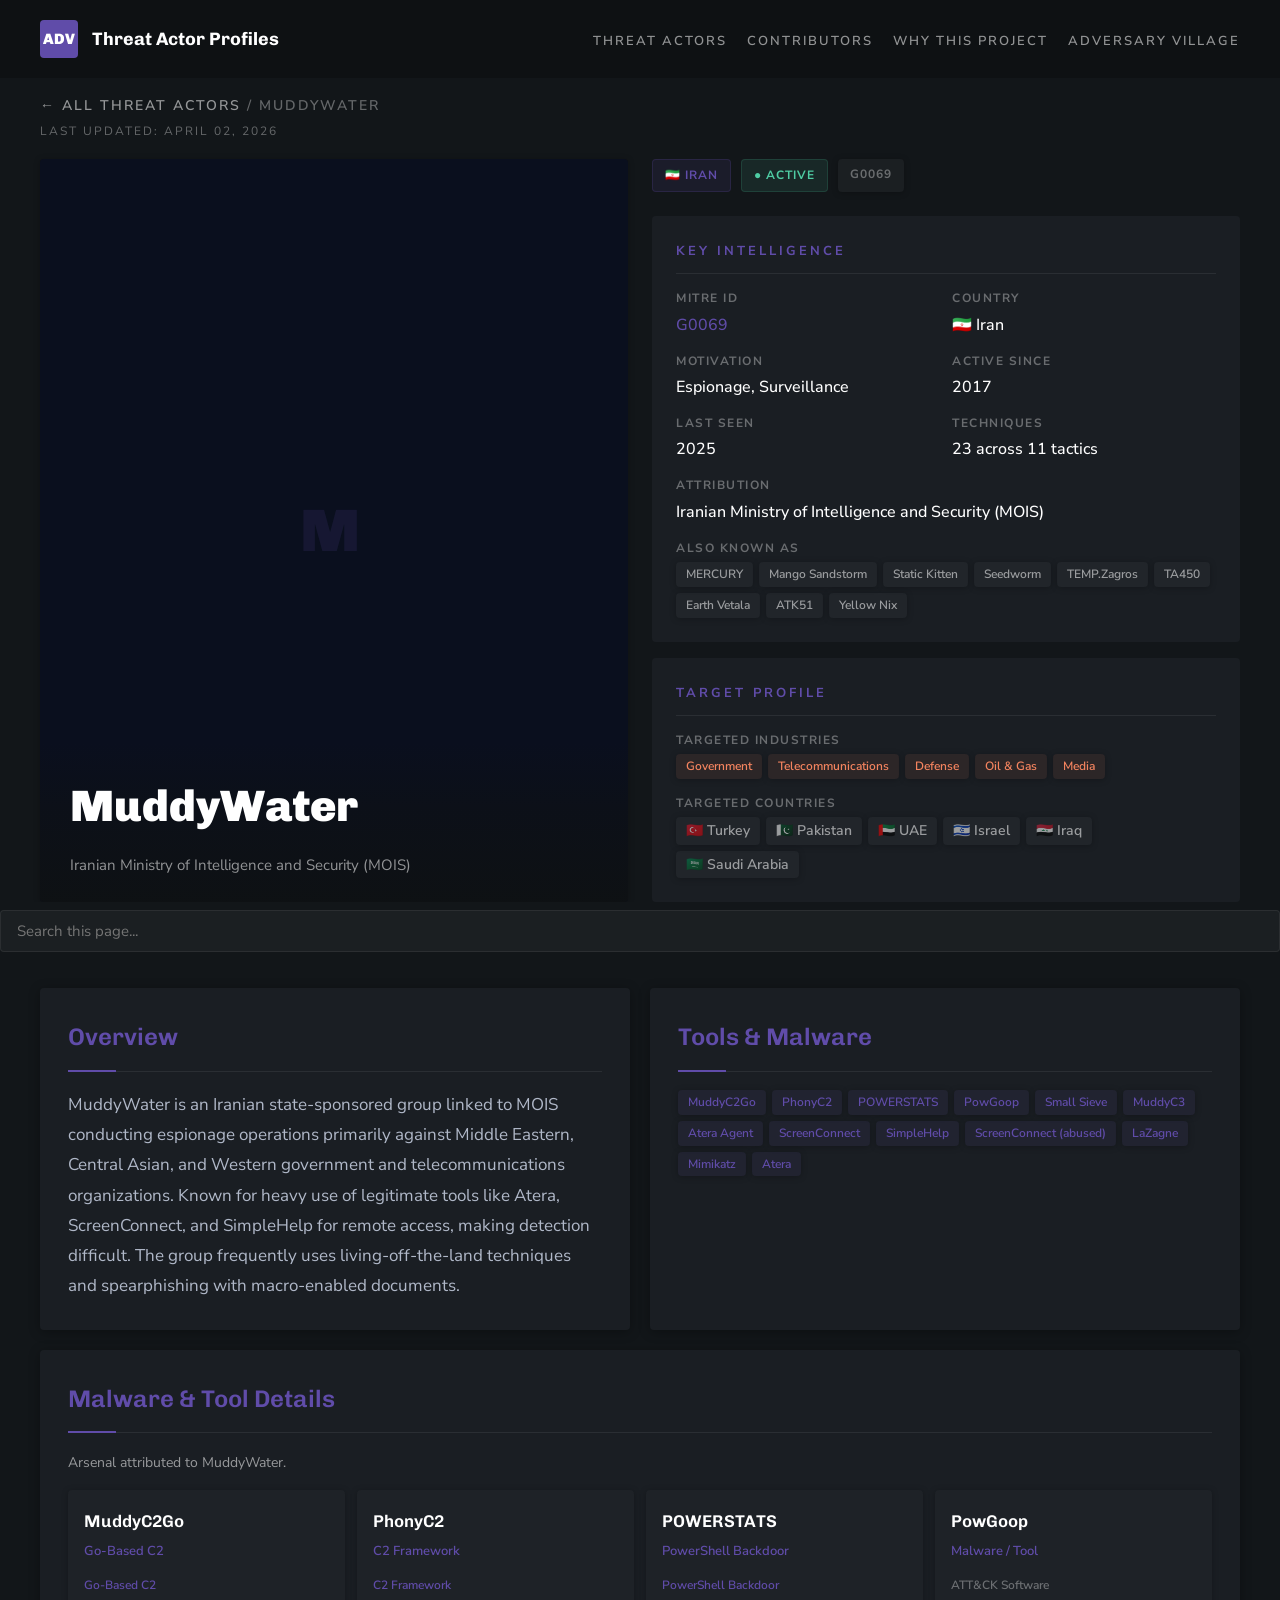
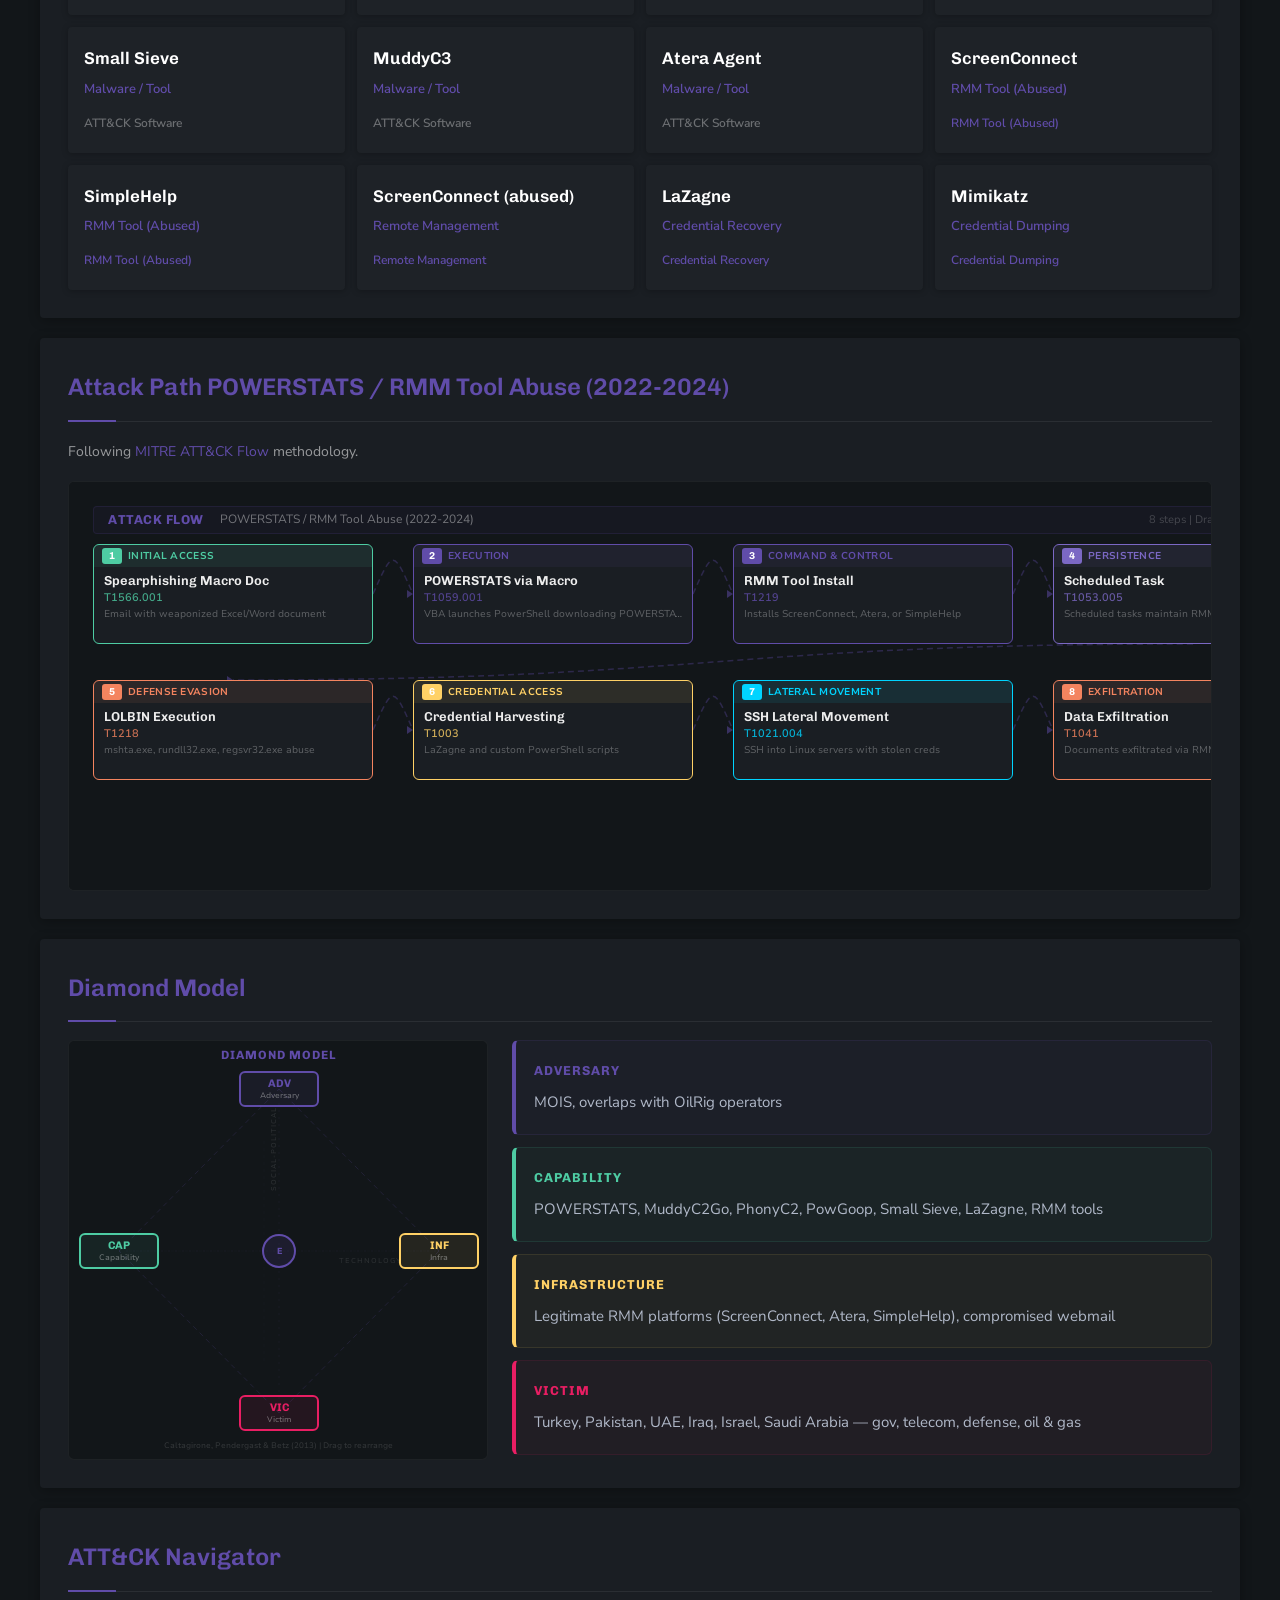
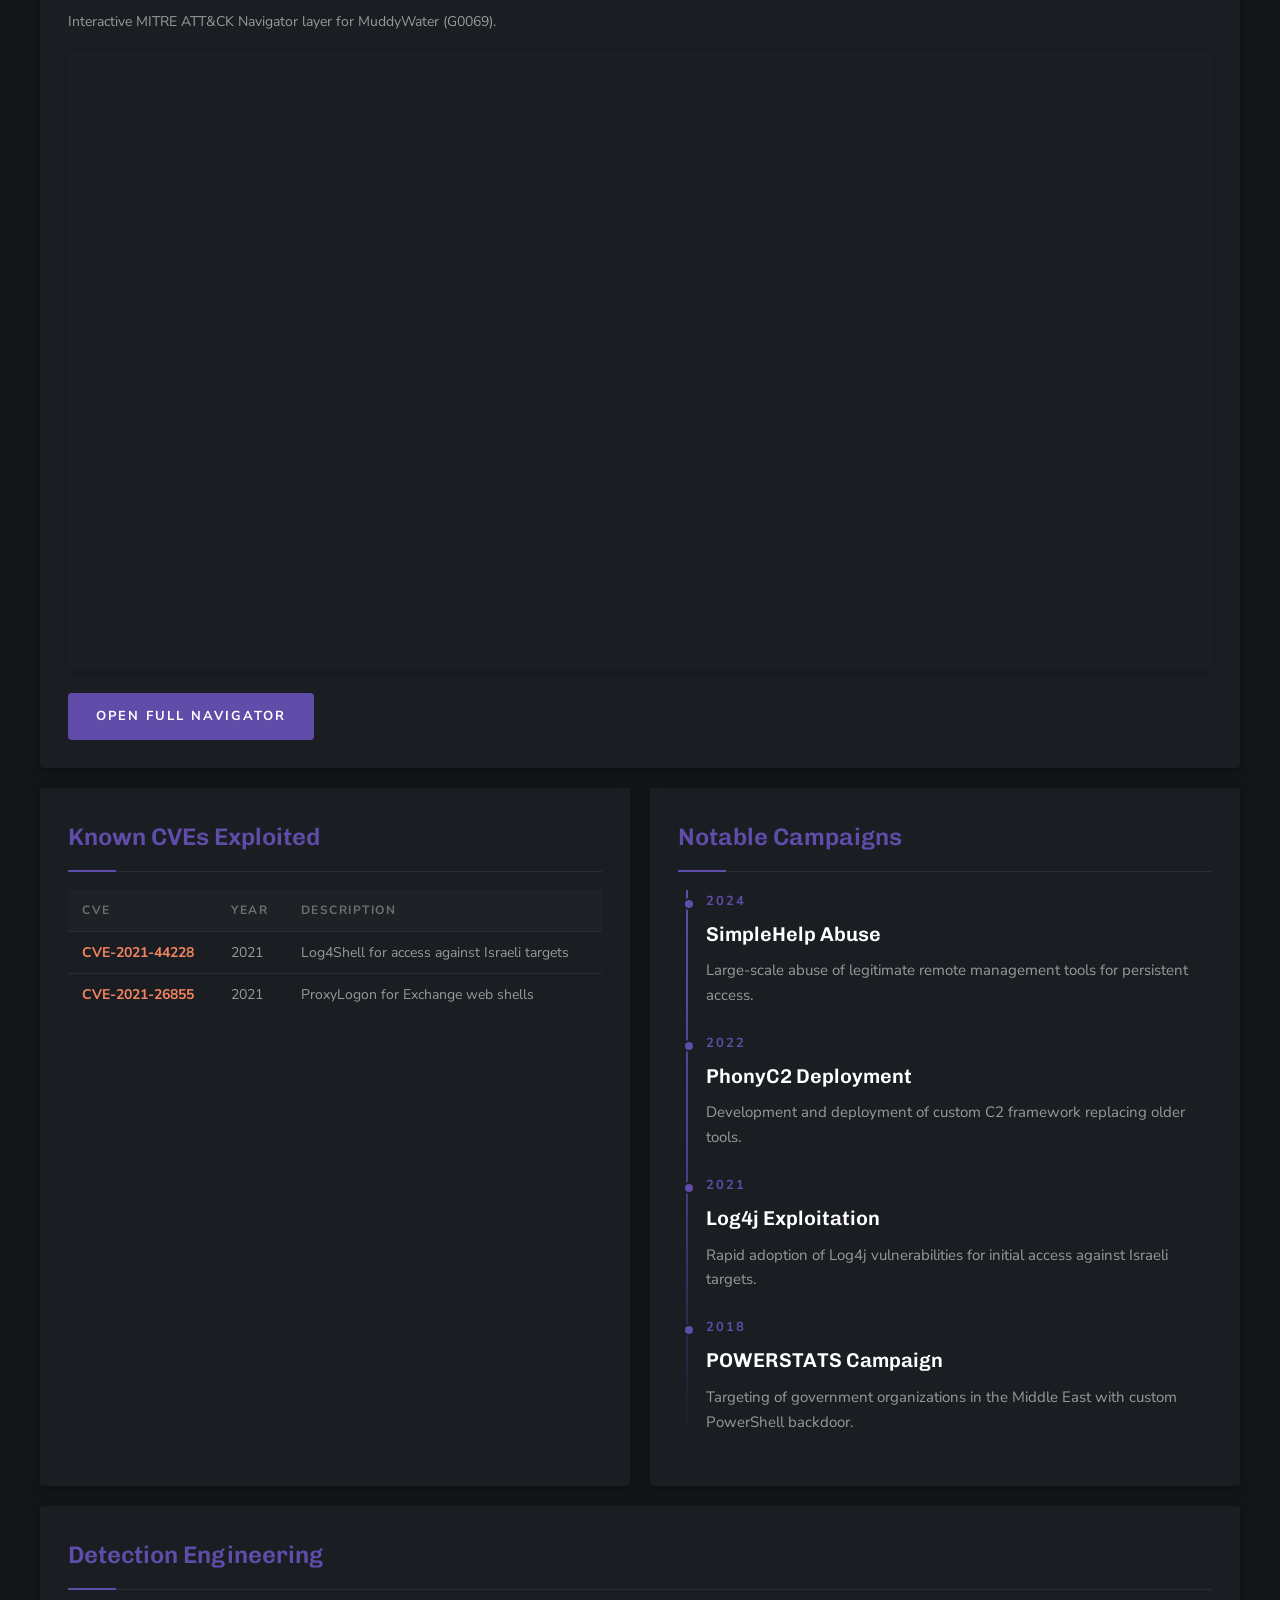
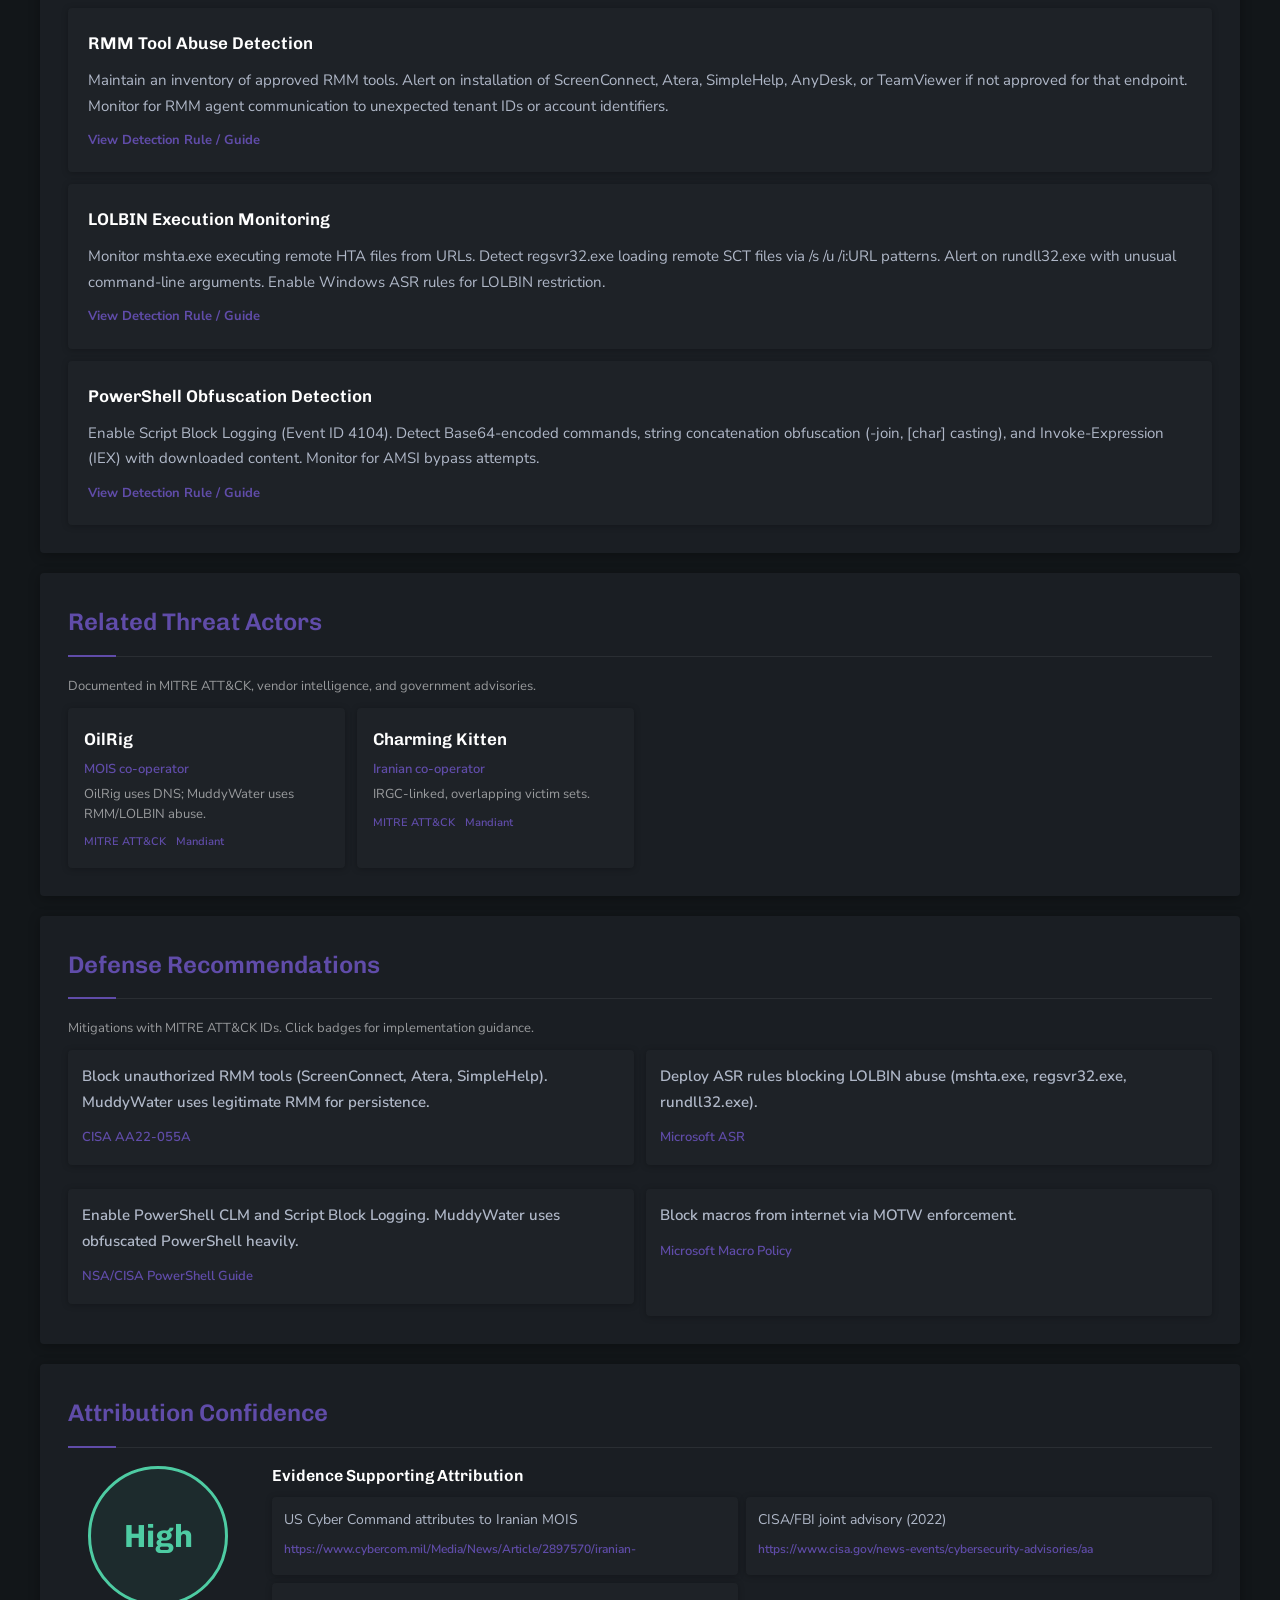
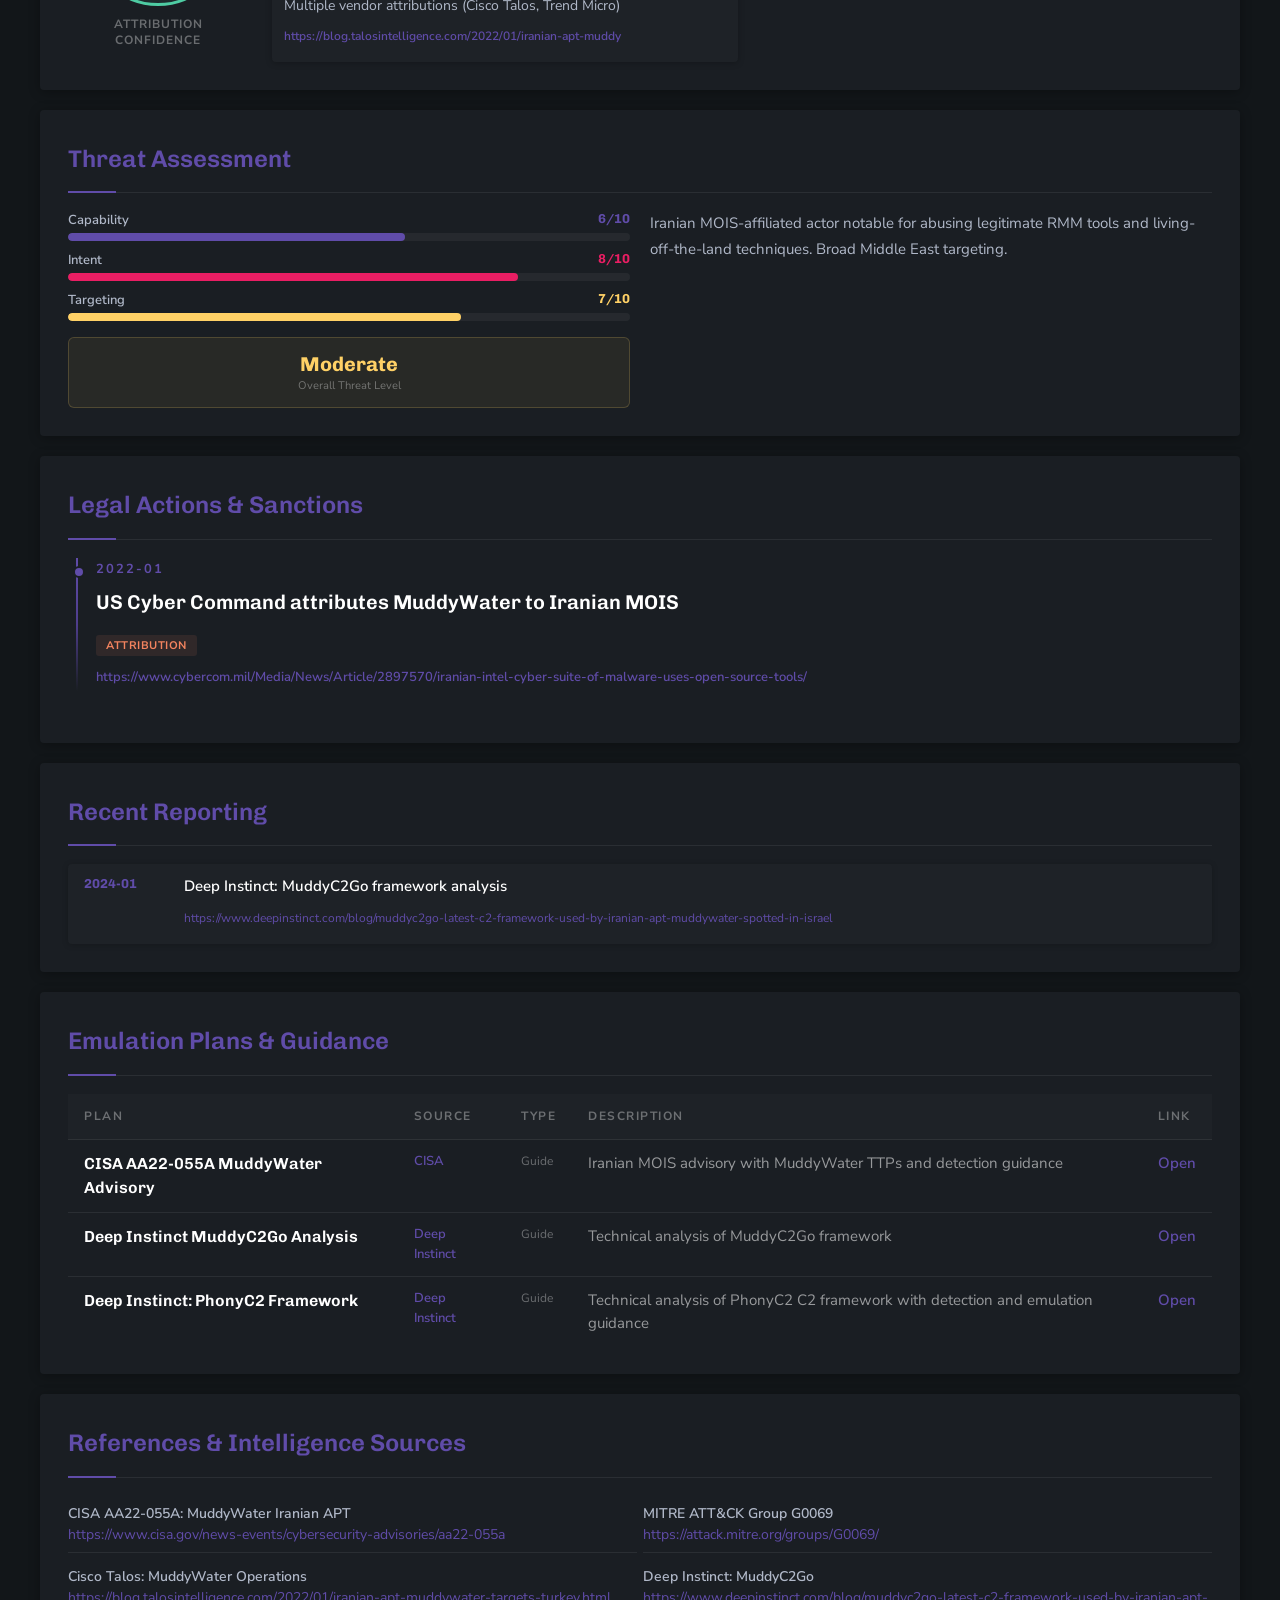
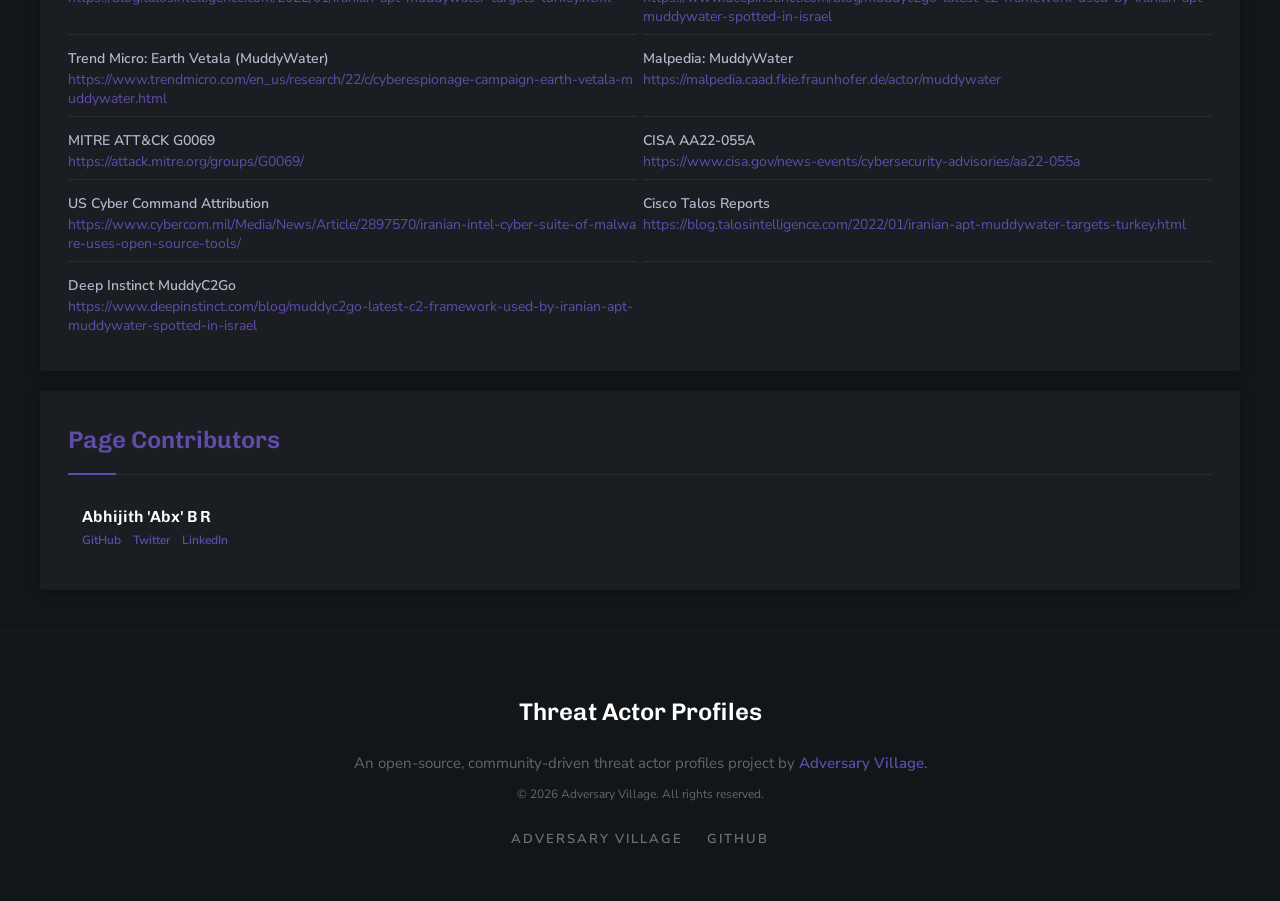
<file: muddywater/index.html>
<!DOCTYPE html>
<html lang="en">
<head><meta charset="UTF-8"><meta name="viewport" content="width=device-width,initial-scale=1.0"><title>MuddyWater | Threat Actor Profiles</title><link rel="stylesheet" href="../css/style.css"><link rel="icon" type="image/svg+xml" href="data:image/svg+xml,
<svg xmlns='http://www.w3.org/2000/svg' viewBox='0 0 100 100'><text y='.9em' font-size='90'>☠️</text>
</svg>">
</head>
<body class="actor-page">
<nav class="nav-bar"><a href="../index.html" class="nav-brand"><div class="nav-brand-icon">ADV</div><div class="nav-brand-text">Threat Actor Profiles</div></a><ul class="nav-links"><li><a href="../">Threat Actors</a></li><li><a href="../contributors/">Contributors</a></li><li><a href="../why/">Why This Project</a></li><li><a href="https://adversaryvillage.org" target="_blank">Adversary Village</a></li>
</ul>
</nav>
<div class="breadcrumb"><a href="../">← All Threat Actors</a> / MuddyWater <div style="font:400 1.2rem Nunito Sans;color:var(--td);margin-top:.4rem">Last updated: April 02, 2026</div></div>
<div class="actor-hero-split">
<div class="actor-hero-art"><div style="width:100%;height:100%;background:#0a0f1e;display:flex;align-items:center;justify-content:center"><div style="font:900 6rem Chivo;color:rgba(96,76,169,0.15);letter-spacing:8px">M</div></div><div class="art-overlay"><div class="art-name">MuddyWater</div><div class="art-sub">Iranian Ministry of Intelligence and Security (MOIS)</div></div></div>
<div class="actor-hero-info"><div class="info-badges"><span class="card-tag tag-country">🇮🇷 Iran</span><span class="card-type-badge badge-nation">Nation-State</span><span class="card-tag tag-active">● Active</span><span class="card-tag" style="background:rgba(255,255,255,0.04);color:var(--td);border:none;box-shadow:0 1px 6px rgba(0,0,0,0.25)">G0069</span></div>
<div class="info-card">
<div class="info-card-title">Key Intelligence</div><div class="info-grid"><div class="info-field"><div class="info-label">MITRE ID</div><div class="info-value"><a href="https://attack.mitre.org/groups/G0069" target="_blank">G0069</a></div></div><div class="info-field"><div class="info-label">Country</div><div class="info-value">🇮🇷 Iran</div></div><div class="info-field"><div class="info-label">Motivation</div><div class="info-value">Espionage, Surveillance</div></div><div class="info-field"><div class="info-label">Active Since</div><div class="info-value">2017</div></div><div class="info-field"><div class="info-label">Last Seen</div><div class="info-value">2025</div></div><div class="info-field"><div class="info-label">Techniques</div><div class="info-value">23 across 11 tactics</div></div><div class="info-field info-full"><div class="info-label">Attribution</div><div class="info-value">Iranian Ministry of Intelligence and Security (MOIS)</div></div><div class="info-field info-full"><div class="info-label">Also Known As</div><div class="chip-list"><span class="chip">MERCURY</span><span class="chip">Mango Sandstorm</span><span class="chip">Static Kitten</span><span class="chip">Seedworm</span><span class="chip">TEMP.Zagros</span><span class="chip">TA450</span><span class="chip">Earth Vetala</span><span class="chip">ATK51</span><span class="chip">Yellow Nix</span></div>
</div>
</div>
</div>
<div class="info-card" style="flex:0">
<div class="info-card-title">Target Profile</div><div class="info-grid"><div class="info-field info-full"><div class="info-label">Targeted Industries</div><div class="chip-list"><span class="chip chip-orange">Government</span><span class="chip chip-orange">Telecommunications</span><span class="chip chip-orange">Defense</span><span class="chip chip-orange">Oil &amp; Gas</span><span class="chip chip-orange">Media</span></div></div><div class="info-field info-full"><div class="info-label">Targeted Countries</div><div class="chip-list"><span class="chip" style="font-size:1.4rem">🇹🇷 Turkey</span><span class="chip" style="font-size:1.4rem">🇵🇰 Pakistan</span><span class="chip" style="font-size:1.4rem">🇦🇪 UAE</span><span class="chip" style="font-size:1.4rem">🇮🇱 Israel</span><span class="chip" style="font-size:1.4rem">🇮🇶 Iraq</span><span class="chip" style="font-size:1.4rem">🇸🇦 Saudi Arabia</span></div>
</div>
</div>
</div></div></div>
<div id="page-search" class="page-search"><input type="text" id="page-search-input" placeholder="Search this page..." ></div>
<script>document.getElementById("page-search-input").addEventListener("input",function(e){var q=e.target.value.toLowerCase();document.querySelectorAll(".content-section,.detect-block").forEach(function(el){if(!q){el.style.display="";return}el.style.display=el.textContent.toLowerCase().includes(q)?"":"none"})});
</script>
<div class="actor-below">
<div class="actor-below-grid">
<div class="content-section">
<h2 class="section-title">Overview</h2><div class="description-text">MuddyWater is an Iranian state-sponsored group linked to MOIS conducting espionage operations primarily against Middle Eastern, Central Asian, and Western government and telecommunications organizations. Known for heavy use of legitimate tools like Atera, ScreenConnect, and SimpleHelp for remote access, making detection difficult. The group frequently uses living-off-the-land techniques and spearphishing with macro-enabled documents.</div></div>
<div class="content-section">
<h2 class="section-title">Tools & Malware</h2><div class="chip-list"><span class="chip chip-purple">MuddyC2Go</span><span class="chip chip-purple">PhonyC2</span><span class="chip chip-purple">POWERSTATS</span><span class="chip chip-purple">PowGoop</span><span class="chip chip-purple">Small Sieve</span><span class="chip chip-purple">MuddyC3</span><span class="chip chip-purple">Atera Agent</span><span class="chip chip-purple">ScreenConnect</span><span class="chip chip-purple">SimpleHelp</span><span class="chip chip-purple">ScreenConnect (abused)</span><span class="chip chip-purple">LaZagne</span><span class="chip chip-purple">Mimikatz</span><span class="chip chip-purple">Atera</span></div></div>
<div class="content-section actor-below-full">
<h2 class="section-title">Malware & Tool Details</h2><p style="color:var(--tm);font-size:1.4rem;margin-bottom:1.4rem">Arsenal attributed to MuddyWater.</p><div class="related-grid"><div class="related-card"><div class="related-card-name">MuddyC2Go</div><div class="related-card-rel">Go-Based C2</div><a href="https://www.deepinstinct.com/blog/muddyc2go-latest-c2-framework-used-by-iranian-apt-muddywater-spotted-in-israel" target="_blank" style="display:inline-block;margin-top:.6rem;font-size:1.2rem;font-weight:600;color:var(--p)">Go-Based C2</a></div><div class="related-card"><div class="related-card-name">PhonyC2</div><div class="related-card-rel">C2 Framework</div><a href="https://www.deepinstinct.com/blog/phonyc2-revealing-a-new-malicious-command-control-framework-by-muddywater" target="_blank" style="display:inline-block;margin-top:.6rem;font-size:1.2rem;font-weight:600;color:var(--p)">C2 Framework</a></div><div class="related-card"><div class="related-card-name">POWERSTATS</div><div class="related-card-rel">PowerShell Backdoor</div><a href="https://attack.mitre.org/software/S0223/" target="_blank" style="display:inline-block;margin-top:.6rem;font-size:1.2rem;font-weight:600;color:var(--p)">PowerShell Backdoor</a></div><div class="related-card"><div class="related-card-name">PowGoop</div><div class="related-card-rel">Malware / Tool</div><a href="https://attack.mitre.org/software/" target="_blank" style="display:inline-block;margin-top:.6rem;font-size:1.2rem;font-weight:600;color:var(--td)">ATT&CK Software</a></div><div class="related-card"><div class="related-card-name">Small Sieve</div><div class="related-card-rel">Malware / Tool</div><a href="https://attack.mitre.org/software/" target="_blank" style="display:inline-block;margin-top:.6rem;font-size:1.2rem;font-weight:600;color:var(--td)">ATT&CK Software</a></div><div class="related-card"><div class="related-card-name">MuddyC3</div><div class="related-card-rel">Malware / Tool</div><a href="https://attack.mitre.org/software/" target="_blank" style="display:inline-block;margin-top:.6rem;font-size:1.2rem;font-weight:600;color:var(--td)">ATT&CK Software</a></div><div class="related-card"><div class="related-card-name">Atera Agent</div><div class="related-card-rel">Malware / Tool</div><a href="https://attack.mitre.org/software/" target="_blank" style="display:inline-block;margin-top:.6rem;font-size:1.2rem;font-weight:600;color:var(--td)">ATT&CK Software</a></div><div class="related-card"><div class="related-card-name">ScreenConnect</div><div class="related-card-rel">RMM Tool (Abused)</div><a href="https://www.connectwise.com/software/screenconnect" target="_blank" style="display:inline-block;margin-top:.6rem;font-size:1.2rem;font-weight:600;color:var(--p)">RMM Tool (Abused)</a></div><div class="related-card"><div class="related-card-name">SimpleHelp</div><div class="related-card-rel">RMM Tool (Abused)</div><a href="https://simple-help.com/" target="_blank" style="display:inline-block;margin-top:.6rem;font-size:1.2rem;font-weight:600;color:var(--p)">RMM Tool (Abused)</a></div><div class="related-card"><div class="related-card-name">ScreenConnect (abused)</div><div class="related-card-rel">Remote Management</div><a href="https://www.connectwise.com/software/screenconnect" target="_blank" style="display:inline-block;margin-top:.6rem;font-size:1.2rem;font-weight:600;color:var(--p)">Remote Management</a></div><div class="related-card"><div class="related-card-name">LaZagne</div><div class="related-card-rel">Credential Recovery</div><a href="https://github.com/AlessandroZ/LaZagne" target="_blank" style="display:inline-block;margin-top:.6rem;font-size:1.2rem;font-weight:600;color:var(--p)">Credential Recovery</a></div><div class="related-card"><div class="related-card-name">Mimikatz</div><div class="related-card-rel">Credential Dumping</div><a href="https://github.com/gentilkiwi/mimikatz" target="_blank" style="display:inline-block;margin-top:.6rem;font-size:1.2rem;font-weight:600;color:var(--p)">Credential Dumping</a></div></div></div>
<div class="content-section actor-below-full">
<h2 class="section-title">Attack Path POWERSTATS / RMM Tool Abuse (2022-2024)</h2><p style="color:var(--tm);font-size:1.4rem;margin-bottom:1.6rem">Following <a href="https://center-for-threat-informed-defense.github.io/attack-flow/" target="_blank">MITRE ATT&CK Flow</a> methodology.</p><div id="af726446" style="position:relative;width:100%;overflow-x:auto;background:#121619;border-radius:6px;border:1px solid rgba(255,255,255,0.05)"><div id="af726446w" style="position:relative;width:1288px;height:408px;min-height:300px"><div style="position:absolute;left:24px;top:24px;right:24px;height:28px;background:rgba(96,76,169,0.06);border:1px solid rgba(96,76,169,0.15);border-radius:4px;display:flex;align-items:center;padding:0 14px"><span style="font-family:Chivo,sans-serif;font-size:13px;font-weight:700;color:#604ca9;letter-spacing:0.5px">ATTACK FLOW</span><span style="font-family:Nunito Sans,sans-serif;font-size:12px;color:rgba(255,255,255,0.4);margin-left:16px">POWERSTATS / RMM Tool Abuse (2022-2024)</span><span style="font-family:Nunito Sans,sans-serif;font-size:11px;color:rgba(255,255,255,0.2);margin-left:auto">8 steps | Drag nodes to rearrange</span></div>
<svg id="af726446svg" style="position:absolute;inset:0;width:100%;height:100%;pointer-events:none">
</svg><div id="af726446nodes"></div></div></div>
<script>(function(){var D=[{"i": 0, "x": 24, "y": 62, "tc": "#4ecca3", "tactic": "Initial Access", "step": "Spearphishing Macro Doc", "tid": "T1566.001", "desc": "Email with weaponized Excel/Word document"}, {"i": 1, "x": 344, "y": 62, "tc": "#604ca9", "tactic": "Execution", "step": "POWERSTATS via Macro", "tid": "T1059.001", "desc": "VBA launches PowerShell downloading POWERSTATS"}, {"i": 2, "x": 664, "y": 62, "tc": "#604ca9", "tactic": "Command & Control", "step": "RMM Tool Install", "tid": "T1219", "desc": "Installs ScreenConnect, Atera, or SimpleHelp"}, {"i": 3, "x": 984, "y": 62, "tc": "#7b68c4", "tactic": "Persistence", "step": "Scheduled Task", "tid": "T1053.005", "desc": "Scheduled tasks maintain RMM access"}, {"i": 4, "x": 24, "y": 198, "tc": "#f4845f", "tactic": "Defense Evasion", "step": "LOLBIN Execution", "tid": "T1218", "desc": "mshta.exe, rundll32.exe, regsvr32.exe abuse"}, {"i": 5, "x": 344, "y": 198, "tc": "#ffd166", "tactic": "Credential Access", "step": "Credential Harvesting", "tid": "T1003", "desc": "LaZagne and custom PowerShell scripts"}, {"i": 6, "x": 664, "y": 198, "tc": "#00d4ff", "tactic": "Lateral Movement", "step": "SSH Lateral Movement", "tid": "T1021.004", "desc": "SSH into Linux servers with stolen creds"}, {"i": 7, "x": 984, "y": 198, "tc": "#f4845f", "tactic": "Exfiltration", "step": "Data Exfiltration", "tid": "T1041", "desc": "Documents exfiltrated via RMM channels"}];var W=280,H=100,ct=document.getElementById("af726446nodes"),sv=document.getElementById("af726446svg");function mkN(){ct.innerHTML="";D.forEach(function(n){var d=document.createElement("div");d.className="afn";d.dataset.idx=n.i;d.style.cssText="position:absolute;left:"+n.x+"px;top:"+n.y+"px;width:"+W+"px;height:"+H+"px;background:#1a1e23;border:1.5px solid "+n.tc+";border-radius:6px;cursor:grab;user-select:none;overflow:hidden;transition:box-shadow 0.2s";d.innerHTML='<div style="height:22px;background:'+n.tc+'15;display:flex;align-items:center;padding:0 8px"><span style="background:'+n.tc+';color:#fff;font:700 10px Chivo;padding:2px 7px;border-radius:3px;margin-right:6px">'+(n.i+1)+'</span><span style="font:700 10px Nunito Sans;color:'+n.tc+';letter-spacing:0.3px">'+n.tactic.toUpperCase().slice(0,24)+'</span></div><div style="padding:6px 10px"><div style="font:600 13px Chivo;color:#eee;white-space:nowrap;overflow:hidden;text-overflow:ellipsis">'+n.step+'</div><div style="font:600 11px Nunito Sans;color:'+n.tc+';opacity:0.8;margin-top:2px">'+n.tid+'</div><div style="font:400 10px Nunito Sans;color:rgba(255,255,255,0.3);margin-top:2px;white-space:nowrap;overflow:hidden;text-overflow:ellipsis">'+n.desc+'</div></div>';d.title=n.step+"\n"+n.tactic+"\n"+n.tid+"\n"+n.desc;ct.appendChild(d)})}function mkE(){var s="";for(var i=1;i<D.length;i++){var a=D[i-1],b=D[i];var x1=a.x+W,y1=a.y+H/2,x2=b.x,y2=b.y+H/2;if(b.x<=a.x){x1=a.x+W/2;y1=a.y+H;x2=b.x+W/2;y2=b.y}var mx=(x1+x2)/2;var cyo=y1===y2?-45:0;s+='<path d="M'+x1+' '+y1+' C'+mx+' '+(y1+cyo)+' '+mx+' '+(y2+cyo)+' '+x2+' '+y2+'" fill="none" stroke="rgba(96,76,169,0.35)" stroke-width="1.5" stroke-dasharray="6 4"/>';s+='<polygon points="'+(x2-6)+','+(y2-4)+' '+x2+','+y2+' '+(x2-6)+','+(y2+4)+'" fill="rgba(96,76,169,0.5)"/>'}sv.innerHTML=s}mkN();mkE();var drag=null,ox=0,oy=0;ct.addEventListener("mousedown",function(e){var t=e.target.closest(".afn");if(!t)return;drag=t;var r=t.getBoundingClientRect();ox=e.clientX-r.left;oy=e.clientY-r.top;t.style.cursor="grabbing";t.style.zIndex=10;t.style.boxShadow="0 8px 32px rgba(96,76,169,0.3)";e.preventDefault()});document.addEventListener("mousemove",function(e){if(!drag)return;var p=ct.getBoundingClientRect();var nx=e.clientX-p.left-ox,ny=e.clientY-p.top-oy;drag.style.left=nx+"px";drag.style.top=ny+"px";var idx=+drag.dataset.idx;D[idx].x=nx;D[idx].y=ny;mkE()});document.addEventListener("mouseup",function(){if(drag){drag.style.cursor="grab";drag.style.zIndex=1;drag.style.boxShadow="none";drag=null}});ct.addEventListener("touchstart",function(e){var t=e.target.closest(".afn");if(!t)return;drag=t;var r=t.getBoundingClientRect();ox=e.touches[0].clientX-r.left;oy=e.touches[0].clientY-r.top;t.style.zIndex=10;e.preventDefault()},{passive:false});document.addEventListener("touchmove",function(e){if(!drag)return;var p=ct.getBoundingClientRect();var nx=e.touches[0].clientX-p.left-ox,ny=e.touches[0].clientY-p.top-oy;drag.style.left=nx+"px";drag.style.top=ny+"px";D[+drag.dataset.idx].x=nx;D[+drag.dataset.idx].y=ny;mkE()},{passive:false});document.addEventListener("touchend",function(){if(drag){drag.style.zIndex=1;drag=null}})})();
</script></div>
<div class="content-section actor-below-full">
<h2 class="section-title">Diamond Model</h2><div class="grid-2col-wide"><div id="dm265844" style="position:relative;width:420px;height:420px;background:#121619;border-radius:6px;border:1px solid rgba(255,255,255,0.05)">
<svg id="dm265844svg" style="position:absolute;inset:0;width:100%;height:100%;pointer-events:none">
</svg><div id="dm265844n"></div><div style="position:absolute;bottom:8px;left:0;right:0;text-align:center;font:8px Nunito Sans;color:rgba(255,255,255,0.15)">Caltagirone, Pendergast &amp; Betz (2013) | Drag to rearrange</div></div><div style="display:flex;flex-direction:column;gap:1.2rem"><div class="panel-purple"><div class="panel-label" style="color:#604ca9">ADVERSARY</div><div class="panel-body">MOIS, overlaps with OilRig operators</div></div><div class="panel-green"><div class="panel-label" style="color:#4ecca3">CAPABILITY</div><div class="panel-body">POWERSTATS, MuddyC2Go, PhonyC2, PowGoop, Small Sieve, LaZagne, RMM tools</div></div><div class="panel-yellow"><div class="panel-label" style="color:#ffd166">INFRASTRUCTURE</div><div class="panel-body">Legitimate RMM platforms (ScreenConnect, Atera, SimpleHelp), compromised webmail</div></div><div class="panel-pink"><div class="panel-label" style="color:#E91E63">VICTIM</div><div class="panel-body">Turkey, Pakistan, UAE, Iraq, Israel, Saudi Arabia — gov, telecom, defense, oil &amp; gas</div>
</div>
</div>
</div>
<script>(function(){var ct=document.getElementById("dm265844n"),sv=document.getElementById("dm265844svg");var ns=[{id:0,x:170,y:30,w:80,h:36,label:"ADV",sub:"Adversary",c:"#604ca9",bg:"rgba(96,76,169,0.1)"},{id:1,x:170,y:354,w:80,h:36,label:"VIC",sub:"Victim",c:"#E91E63",bg:"rgba(233,30,99,0.08)"},{id:2,x:10,y:192,w:80,h:36,label:"CAP",sub:"Capability",c:"#4ecca3",bg:"rgba(78,204,163,0.08)"},{id:3,x:330,y:192,w:80,h:36,label:"INF",sub:"Infra",c:"#ffd166",bg:"rgba(255,209,102,0.08)"},{id:4,x:193,y:193,w:34,h:34,label:"E",sub:"Event",c:"#604ca9",bg:"rgba(96,76,169,0.15)"}];var edges=[[0,3],[3,1],[1,2],[2,0],[0,1],[2,3]];function mk(){ct.innerHTML="";ns.forEach(function(n){var d=document.createElement("div");d.dataset.idx=n.id;d.style.cssText="position:absolute;left:"+n.x+"px;top:"+n.y+"px;width:"+n.w+"px;height:"+n.h+"px;background:"+n.bg+";border:2px solid "+n.c+";border-radius:"+(n.id===4?"50%":"6px")+";cursor:grab;display:flex;flex-direction:column;align-items:center;justify-content:center;user-select:none;z-index:2;transition:box-shadow 0.2s";d.innerHTML='<span style="font:700 '+(n.id===4?'9':'11')+'px Chivo;color:'+n.c+'">'+n.label+'</span>'+(n.id!==4?'<span style="font:400 8px Nunito Sans;color:rgba(255,255,255,0.4)">'+n.sub+'</span>':'');d.title=n.sub;ct.appendChild(d)})}function mkE(){var s='<text x="210" y="18" font-family="Chivo" font-size="12" font-weight="700" fill="#604ca9" text-anchor="middle" letter-spacing="1">DIAMOND MODEL</text>';s+='<line x1="195" y1="100" x2="195" y2="320" stroke="#604ca9" stroke-width="0.5" opacity="0.08" stroke-dasharray="3 4"/>';s+='<line x1="60" y1="210" x2="370" y2="210" stroke="#604ca9" stroke-width="0.5" opacity="0.08" stroke-dasharray="3 4"/>';s+='<text x="207" y="150" font-family="Nunito Sans" font-size="7" fill="rgba(255,255,255,0.12)" letter-spacing="1" transform="rotate(-90,207,150)">SOCIAL-POLITICAL</text>';s+='<text x="270" y="222" font-family="Nunito Sans" font-size="7" fill="rgba(255,255,255,0.12)" letter-spacing="1">TECHNOLOGY</text>';edges.forEach(function(e,i){var a=ns[e[0]],b=ns[e[1]];var x1=a.x+a.w/2,y1=a.y+a.h/2,x2=b.x+b.w/2,y2=b.y+b.h/2;var dash=i>=4?"2 5":"5 4",op=i>=4?"0.08":"0.2";s+='<line x1="'+x1+'" y1="'+y1+'" x2="'+x2+'" y2="'+y2+'" stroke="#604ca9" stroke-width="1" opacity="'+op+'" stroke-dasharray="'+dash+'"/>'});sv.innerHTML=s}mk();mkE();var drag=null,ox=0,oy=0;ct.addEventListener("mousedown",function(e){var t=e.target.closest("[data-idx]");if(!t)return;drag=t;var r=t.getBoundingClientRect();ox=e.clientX-r.left;oy=e.clientY-r.top;t.style.cursor="grabbing";t.style.zIndex=10;t.style.boxShadow="0 4px 20px rgba(96,76,169,0.3)";e.preventDefault()});document.addEventListener("mousemove",function(e){if(!drag)return;var p=document.getElementById("dm265844").getBoundingClientRect();var nx=e.clientX-p.left-ox,ny=e.clientY-p.top-oy;drag.style.left=nx+"px";drag.style.top=ny+"px";var idx=+drag.dataset.idx;ns[idx].x=nx;ns[idx].y=ny;mkE()});document.addEventListener("mouseup",function(){if(drag){drag.style.cursor="grab";drag.style.zIndex=2;drag.style.boxShadow="none";drag=null}})})();
</script></div>
<div class="content-section actor-below-full">
<h2 class="section-title">ATT&CK Navigator</h2><p style="color:var(--tm);font-size:1.4rem;margin-bottom:1.6rem">Interactive MITRE ATT&CK Navigator layer for MuddyWater (G0069).</p><div style="position:relative"><div id="nav-skel-muddywater" class="nav-skel"><div class="nav-spinner"></div><div style="font-size:1.3rem;color:var(--td)">Loading ATT&CK Navigator...</div></div>
<iframe class="navigator-frame" src="https://mitre-attack.github.io/attack-navigator/#layerURL=https%3A%2F%2Fattack.mitre.org%2Fgroups%2FG0069%2FG0069-enterprise-layer.json" title="ATT&CK Navigator" loading="lazy" sandbox="allow-scripts allow-same-origin allow-popups" onload="var s=document.getElementById('nav-skel-'+'muddywater');if(s)s.style.display='none'"></iframe></div><a href="https://mitre-attack.github.io/attack-navigator/#layerURL=https%3A%2F%2Fattack.mitre.org%2Fgroups%2FG0069%2FG0069-enterprise-layer.json" target="_blank" class="navigator-link">Open Full Navigator</a></div>
<div class="content-section">
<h2 class="section-title">Known CVEs Exploited</h2>
<table class="cve-table">
<thead><tr><th>CVE</th><th>Year</th><th>Description</th></tr>
</thead>
<tbody><tr><td class="cve-id"><a href="https://nvd.nist.gov/vuln/detail/CVE-2021-44228" target="_blank">CVE-2021-44228</a></td><td>2021</td><td>Log4Shell for access against Israeli targets</td></tr><tr><td class="cve-id"><a href="https://nvd.nist.gov/vuln/detail/CVE-2021-26855" target="_blank">CVE-2021-26855</a></td><td>2021</td><td>ProxyLogon for Exchange web shells</td></tr>
</tbody>
</table></div>
<div class="content-section">
<h2 class="section-title">Notable Campaigns</h2>
<div class="campaign-timeline"><div class="campaign-item"><div class="campaign-year">2024</div><div class="campaign-name">SimpleHelp Abuse</div><div class="campaign-desc">Large-scale abuse of legitimate remote management tools for persistent access.</div></div><div class="campaign-item"><div class="campaign-year">2022</div><div class="campaign-name">PhonyC2 Deployment</div><div class="campaign-desc">Development and deployment of custom C2 framework replacing older tools.</div></div><div class="campaign-item"><div class="campaign-year">2021</div><div class="campaign-name">Log4j Exploitation</div><div class="campaign-desc">Rapid adoption of Log4j vulnerabilities for initial access against Israeli targets.</div></div><div class="campaign-item"><div class="campaign-year">2018</div><div class="campaign-name">POWERSTATS Campaign</div><div class="campaign-desc">Targeting of government organizations in the Middle East with custom PowerShell backdoor.</div>
</div>
</div>
</div>
<div class="content-section actor-below-full">
<h2 class="section-title">Detection Engineering</h2><div class="detect-block"><div class="detect-block-title">RMM Tool Abuse Detection</div><div class="detect-block-content" style="font-size:1.5rem;line-height:1.7">Maintain an inventory of approved RMM tools. Alert on installation of ScreenConnect, Atera, SimpleHelp, AnyDesk, or TeamViewer if not approved for that endpoint. Monitor for RMM agent communication to unexpected tenant IDs or account identifiers.</div><div style="margin-top:1rem;display:flex;gap:1.2rem;flex-wrap:wrap"><a href="https://www.cisa.gov/news-events/cybersecurity-advisories/aa22-055a" target="_blank" style="font-size:1.3rem;font-weight:700;color:var(--p)">View Detection Rule / Guide</a></div></div><div class="detect-block"><div class="detect-block-title">LOLBIN Execution Monitoring</div><div class="detect-block-content" style="font-size:1.5rem;line-height:1.7">Monitor mshta.exe executing remote HTA files from URLs. Detect regsvr32.exe loading remote SCT files via /s /u /i:URL patterns. Alert on rundll32.exe with unusual command-line arguments. Enable Windows ASR rules for LOLBIN restriction.</div><div style="margin-top:1rem;display:flex;gap:1.2rem;flex-wrap:wrap"><a href="https://github.com/SigmaHQ/sigma/blob/master/rules/windows/process_creation/proc_creation_win_mshta_javascript.yml" target="_blank" style="font-size:1.3rem;font-weight:700;color:var(--p)">View Detection Rule / Guide</a></div></div><div class="detect-block"><div class="detect-block-title">PowerShell Obfuscation Detection</div><div class="detect-block-content" style="font-size:1.5rem;line-height:1.7">Enable Script Block Logging (Event ID 4104). Detect Base64-encoded commands, string concatenation obfuscation (-join, [char] casting), and Invoke-Expression (IEX) with downloaded content. Monitor for AMSI bypass attempts.</div><div style="margin-top:1rem;display:flex;gap:1.2rem;flex-wrap:wrap"><a href="https://github.com/SigmaHQ/sigma/blob/master/rules/windows/powershell/powershell_script/posh_ps_susp_download.yml" target="_blank" style="font-size:1.3rem;font-weight:700;color:var(--p)">View Detection Rule / Guide</a></div></div></div>
<div class="content-section actor-below-full">
<h2 class="section-title">Related Threat Actors</h2><p style="color:var(--tm);font-size:1.3rem;margin-bottom:1rem">Documented in MITRE ATT&CK, vendor intelligence, and government advisories.</p><div class="related-grid"><div class="related-card"><div class="related-card-name">OilRig</div><div class="related-card-rel">MOIS co-operator</div><div class="related-card-desc">OilRig uses DNS; MuddyWater uses RMM/LOLBIN abuse.</div><div style="margin-top:.8rem;display:flex;gap:1rem"><a href="https://attack.mitre.org/groups/" target="_blank" style="font-size:1.1rem;font-weight:600;color:var(--p)">MITRE ATT&CK</a><a href="https://www.mandiant.com/resources/blog?search=OilRig" target="_blank" style="font-size:1.1rem;font-weight:600;color:var(--p)">Mandiant</a></div></div><div class="related-card"><div class="related-card-name">Charming Kitten</div><div class="related-card-rel">Iranian co-operator</div><div class="related-card-desc">IRGC-linked, overlapping victim sets.</div><div style="margin-top:.8rem;display:flex;gap:1rem"><a href="https://attack.mitre.org/groups/" target="_blank" style="font-size:1.1rem;font-weight:600;color:var(--p)">MITRE ATT&CK</a><a href="https://www.mandiant.com/resources/blog?search=Charming+Kitten" target="_blank" style="font-size:1.1rem;font-weight:600;color:var(--p)">Mandiant</a></div>
</div>
</div>
</div>
<div class="content-section actor-below-full">
<h2 class="section-title">Defense Recommendations</h2><p style="color:var(--tm);font-size:1.3rem;margin-bottom:1rem">Mitigations with MITRE ATT&CK IDs. Click badges for implementation guidance.</p>
<div class="detail-grid"><div class="detect-block" style="padding:1.4rem"><div style="font:600 1.5rem Nunito Sans;color:var(--t2);line-height:1.7;margin-bottom:.4rem">Block unauthorized RMM tools (ScreenConnect, Atera, SimpleHelp). MuddyWater uses legitimate RMM for persistence.</div><a href="https://www.cisa.gov/news-events/cybersecurity-advisories/aa22-055a" target="_blank" style="font:600 1.3rem Nunito Sans;color:#604ca9;display:inline-block;margin-top:.6rem">CISA AA22-055A</a></div><div class="detect-block" style="padding:1.4rem"><div style="font:600 1.5rem Nunito Sans;color:var(--t2);line-height:1.7;margin-bottom:.4rem">Deploy ASR rules blocking LOLBIN abuse (mshta.exe, regsvr32.exe, rundll32.exe).</div><a href="https://learn.microsoft.com/en-us/microsoft-365/security/defender-endpoint/attack-surface-reduction-rules-reference" target="_blank" style="font:600 1.3rem Nunito Sans;color:#604ca9;display:inline-block;margin-top:.6rem">Microsoft ASR</a></div><div class="detect-block" style="padding:1.4rem"><div style="font:600 1.5rem Nunito Sans;color:var(--t2);line-height:1.7;margin-bottom:.4rem">Enable PowerShell CLM and Script Block Logging. MuddyWater uses obfuscated PowerShell heavily.</div><a href="https://media.defense.gov/2022/Jun/22/2003021689/-1/-1/0/CSI_KEEPING_POWERSHELL_SECURITY_MEASURES_TO_USE_AND_EMBRACE_20220622.PDF" target="_blank" style="font:600 1.3rem Nunito Sans;color:#604ca9;display:inline-block;margin-top:.6rem">NSA/CISA PowerShell Guide</a></div><div class="detect-block" style="padding:1.4rem"><div style="font:600 1.5rem Nunito Sans;color:var(--t2);line-height:1.7;margin-bottom:.4rem">Block macros from internet via MOTW enforcement.</div><a href="https://learn.microsoft.com/en-us/deployoffice/security/internet-macros-blocked" target="_blank" style="font:600 1.3rem Nunito Sans;color:#604ca9;display:inline-block;margin-top:.6rem">Microsoft Macro Policy</a></div></div></div>
<div class="content-section actor-below-full">
<h2 class="section-title">Attribution Confidence</h2><div class="grid-2col-wide" style="grid-template-columns:180px 1fr"><div style="display:flex;flex-direction:column;align-items:center;gap:1rem"><div style="width:140px;height:140px;border-radius:50%;background:#4ecca312;border:3px solid #4ecca3;display:flex;flex-direction:column;align-items:center;justify-content:center"><div style="font:700 3.2rem Chivo;color:#4ecca3">High</div></div><div style="font:700 1.2rem Nunito Sans;color:var(--td);letter-spacing:1px;text-transform:uppercase;text-align:center">Attribution<br>Confidence</div></div><div><div style="font:600 1.6rem Chivo;color:#fff;margin-bottom:1.2rem">Evidence Supporting Attribution</div><div style="display:grid;grid-template-columns:1fr 1fr;gap:.8rem"><div style="padding:1.2rem;background:rgba(255,255,255,0.02);border:none;box-shadow:0 1px 6px rgba(0,0,0,0.25);border-radius:4px"><div style="font-size:1.4rem;color:var(--t2);line-height:1.6">US Cyber Command attributes to Iranian MOIS</div><a href="https://www.cybercom.mil/Media/News/Article/2897570/iranian-intel-cyber-suite-of-malware-uses-open-source-tools/" target="_blank" style="font:600 1.2rem Nunito Sans;color:#604ca9;margin-top:.4rem;display:inline-block">https://www.cybercom.mil/Media/News/Article/2897570/iranian-</a></div><div style="padding:1.2rem;background:rgba(255,255,255,0.02);border:none;box-shadow:0 1px 6px rgba(0,0,0,0.25);border-radius:4px"><div style="font-size:1.4rem;color:var(--t2);line-height:1.6">CISA/FBI joint advisory (2022)</div><a href="https://www.cisa.gov/news-events/cybersecurity-advisories/aa22-055a" target="_blank" style="font:600 1.2rem Nunito Sans;color:#604ca9;margin-top:.4rem;display:inline-block">https://www.cisa.gov/news-events/cybersecurity-advisories/aa</a></div><div style="padding:1.2rem;background:rgba(255,255,255,0.02);border:none;box-shadow:0 1px 6px rgba(0,0,0,0.25);border-radius:4px"><div style="font-size:1.4rem;color:var(--t2);line-height:1.6">Multiple vendor attributions (Cisco Talos, Trend Micro)</div><a href="https://blog.talosintelligence.com/2022/01/iranian-apt-muddywater-targets-turkey.html" target="_blank" style="font:600 1.2rem Nunito Sans;color:#604ca9;margin-top:.4rem;display:inline-block">https://blog.talosintelligence.com/2022/01/iranian-apt-muddy</a></div>
</div>
</div>
</div></div>
<div class="content-section actor-below-full">
<h2 class="section-title">Threat Assessment</h2><div style="display:grid;grid-template-columns:1fr 1fr;gap:2rem;align-items:start"><div><div style="margin-bottom:1rem"><div style="display:flex;justify-content:space-between;margin-bottom:.4rem"><span style="font:600 1.3rem Nunito Sans;color:var(--t2)">Capability</span><span style="font:700 1.3rem Chivo;color:#604ca9">6/10</span></div><div style="height:8px;background:rgba(255,255,255,0.05);border-radius:4px;overflow:hidden"><div style="height:100%;width:60%;background:#604ca9;border-radius:4px;transition:width 0.5s"></div></div></div><div style="margin-bottom:1rem"><div style="display:flex;justify-content:space-between;margin-bottom:.4rem"><span style="font:600 1.3rem Nunito Sans;color:var(--t2)">Intent</span><span style="font:700 1.3rem Chivo;color:#E91E63">8/10</span></div><div style="height:8px;background:rgba(255,255,255,0.05);border-radius:4px;overflow:hidden"><div style="height:100%;width:80%;background:#E91E63;border-radius:4px;transition:width 0.5s"></div></div></div><div style="margin-bottom:1rem"><div style="display:flex;justify-content:space-between;margin-bottom:.4rem"><span style="font:600 1.3rem Nunito Sans;color:var(--t2)">Targeting</span><span style="font:700 1.3rem Chivo;color:#ffd166">7/10</span></div><div style="height:8px;background:rgba(255,255,255,0.05);border-radius:4px;overflow:hidden"><div style="height:100%;width:70%;background:#ffd166;border-radius:4px;transition:width 0.5s"></div></div></div><div style="margin-top:1.6rem;padding:1.4rem;background:#ffd16610;border:1px solid #ffd16630;border-radius:6px;text-align:center"><div style="font:700 2rem Chivo;color:#ffd166">Moderate</div><div style="font:400 1.1rem Nunito Sans;color:var(--td);margin-top:.2rem">Overall Threat Level</div></div></div><div style="font-size:1.5rem;color:var(--t2);line-height:1.7">Iranian MOIS-affiliated actor notable for abusing legitimate RMM tools and living-off-the-land techniques. Broad Middle East targeting.</div></div></div>
<div class="content-section actor-below-full">
<h2 class="section-title">Legal Actions & Sanctions</h2>
<div class="campaign-timeline"><div class="campaign-item"><div class="campaign-year">2022-01</div><div class="campaign-name">US Cyber Command attributes MuddyWater to Iranian MOIS</div><div style="margin-top:.4rem"><span class="la-type">Attribution</span></div><a href="https://www.cybercom.mil/Media/News/Article/2897570/iranian-intel-cyber-suite-of-malware-uses-open-source-tools/" target="_blank" style="display:inline-block;margin-top:.6rem;font:600 1.3rem Nunito Sans;color:var(--p)">https://www.cybercom.mil/Media/News/Article/2897570/iranian-intel-cyber-suite-of-malware-uses-open-source-tools/</a></div></div></div>
<div class="content-section actor-below-full">
<h2 class="section-title">Recent Reporting</h2><div style="display:flex;flex-direction:column;gap:.8rem"><div class="news-row"><div style="font:700 1.3rem Chivo;color:var(--p)">2024-01</div><div><div style="font:600 1.5rem Nunito Sans;color:#fff;margin-bottom:.4rem">Deep Instinct: MuddyC2Go framework analysis</div><a href="https://www.deepinstinct.com/blog/muddyc2go-latest-c2-framework-used-by-iranian-apt-muddywater-spotted-in-israel" target="_blank" style="font:400 1.2rem Nunito Sans;color:var(--p);word-break:break-all">https://www.deepinstinct.com/blog/muddyc2go-latest-c2-framework-used-by-iranian-apt-muddywater-spotted-in-israel</a></div>
</div>
</div>
</div>
<div class="content-section actor-below-full">
<h2 class="section-title">Emulation Plans & Guidance</h2>
<table class="emulation-table">
<thead><tr><th>Plan</th><th>Source</th><th>Type</th><th>Description</th><th>Link</th></tr>
</thead>
<tbody><tr><td class="plan-name">CISA AA22-055A MuddyWater Advisory</td><td class="plan-source">CISA</td><td style="color:var(--td);font-size:1.2rem">Guide</td><td>Iranian MOIS advisory with MuddyWater TTPs and detection guidance</td><td><a href="https://www.cisa.gov/news-events/cybersecurity-advisories/aa22-055a" target="_blank" style="color:#604ca9;font-weight:600">Open</a></td></tr><tr><td class="plan-name">Deep Instinct MuddyC2Go Analysis</td><td class="plan-source">Deep Instinct</td><td style="color:var(--td);font-size:1.2rem">Guide</td><td>Technical analysis of MuddyC2Go framework</td><td><a href="https://www.deepinstinct.com/blog/muddyc2go-latest-c2-framework-used-by-iranian-apt-muddywater-spotted-in-israel" target="_blank" style="color:#604ca9;font-weight:600">Open</a></td></tr><tr><td class="plan-name">Deep Instinct: PhonyC2 Framework</td><td class="plan-source">Deep Instinct</td><td style="color:var(--td);font-size:1.2rem">Guide</td><td>Technical analysis of PhonyC2 C2 framework with detection and emulation guidance</td><td><a href="https://www.deepinstinct.com/blog/phonyc2-revealing-a-new-malicious-command-control-framework-by-muddywater" target="_blank" style="color:#604ca9;font-weight:600">Open</a></td></tr>
</tbody>
</table></div>
<div class="content-section actor-below-full">
<h2 class="section-title">References & Intelligence Sources</h2>
<ul class="ref-list-2col"><li><div class="ref-title">CISA AA22-055A: MuddyWater Iranian APT</div><a href="https://www.cisa.gov/news-events/cybersecurity-advisories/aa22-055a" target="_blank">https://www.cisa.gov/news-events/cybersecurity-advisories/aa22-055a</a></li><li><div class="ref-title">MITRE ATT&amp;CK Group G0069</div><a href="https://attack.mitre.org/groups/G0069/" target="_blank">https://attack.mitre.org/groups/G0069/</a></li><li><div class="ref-title">Cisco Talos: MuddyWater Operations</div><a href="https://blog.talosintelligence.com/2022/01/iranian-apt-muddywater-targets-turkey.html" target="_blank">https://blog.talosintelligence.com/2022/01/iranian-apt-muddywater-targets-turkey.html</a></li><li><div class="ref-title">Deep Instinct: MuddyC2Go</div><a href="https://www.deepinstinct.com/blog/muddyc2go-latest-c2-framework-used-by-iranian-apt-muddywater-spotted-in-israel" target="_blank">https://www.deepinstinct.com/blog/muddyc2go-latest-c2-framework-used-by-iranian-apt-muddywater-spotted-in-israel</a></li><li><div class="ref-title">Trend Micro: Earth Vetala (MuddyWater)</div><a href="https://www.trendmicro.com/en_us/research/22/c/cyberespionage-campaign-earth-vetala-muddywater.html" target="_blank">https://www.trendmicro.com/en_us/research/22/c/cyberespionage-campaign-earth-vetala-muddywater.html</a></li><li><div class="ref-title">Malpedia: MuddyWater</div><a href="https://malpedia.caad.fkie.fraunhofer.de/actor/muddywater" target="_blank">https://malpedia.caad.fkie.fraunhofer.de/actor/muddywater</a></li><li><div class="ref-title">MITRE ATT&amp;CK G0069</div><a href="https://attack.mitre.org/groups/G0069/" target="_blank">https://attack.mitre.org/groups/G0069/</a></li><li><div class="ref-title">CISA AA22-055A</div><a href="https://www.cisa.gov/news-events/cybersecurity-advisories/aa22-055a" target="_blank">https://www.cisa.gov/news-events/cybersecurity-advisories/aa22-055a</a></li><li><div class="ref-title">US Cyber Command Attribution</div><a href="https://www.cybercom.mil/Media/News/Article/2897570/iranian-intel-cyber-suite-of-malware-uses-open-source-tools/" target="_blank">https://www.cybercom.mil/Media/News/Article/2897570/iranian-intel-cyber-suite-of-malware-uses-open-source-tools/</a></li><li><div class="ref-title">Cisco Talos Reports</div><a href="https://blog.talosintelligence.com/2022/01/iranian-apt-muddywater-targets-turkey.html" target="_blank">https://blog.talosintelligence.com/2022/01/iranian-apt-muddywater-targets-turkey.html</a></li><li><div class="ref-title">Deep Instinct MuddyC2Go</div><a href="https://www.deepinstinct.com/blog/muddyc2go-latest-c2-framework-used-by-iranian-apt-muddywater-spotted-in-israel" target="_blank">https://www.deepinstinct.com/blog/muddyc2go-latest-c2-framework-used-by-iranian-apt-muddywater-spotted-in-israel</a></li>
</ul></div>
<div class="content-section actor-below-full">
<h2 class="section-title">Page Contributors</h2><div style="display:grid;grid-template-columns:repeat(auto-fill,minmax(280px,1fr));gap:1.2rem"><div class="contrib-card"><div class="contrib-name">Abhijith 'Abx' B R</div><div style="display:flex;gap:1.2rem;flex-wrap:wrap"><a href="https://github.com/abhijithbr" target="_blank" style="font:600 1.2rem Nunito Sans;color:#604ca9">GitHub</a> <a href="https://twitter.com/abhijithbr" target="_blank" style="font:600 1.2rem Nunito Sans;color:#604ca9">Twitter</a> <a href="https://in.linkedin.com/in/abhijith-b-r" target="_blank" style="font:600 1.2rem Nunito Sans;color:#604ca9">LinkedIn</a></div></div>
</div>
</div>
</div></div>
<footer class="site-footer"><div class="footer-inner"><div class="footer-brand">Threat Actor Profiles</div><div class="footer-text">An open-source, community-driven threat actor profiles project by <a href="https://adversaryvillage.org" target="_blank" style="color:#604ca9;text-decoration:none;font-weight:600">Adversary Village</a>.</div><div style="color:var(--td);font-size:1.2rem;margin-top:.8rem">&copy; 2026 Adversary Village. All rights reserved.</div><ul class="footer-links"><li><a href="https://adversaryvillage.org" target="_blank">Adversary Village</a></li><li><a href="https://github.com/adversaryvillage/threat-actor-profiles" target="_blank">GitHub</a></li>
</ul></div>
</footer>
<script src="../js/main.js">
</script>
</body>
</html>
</file>
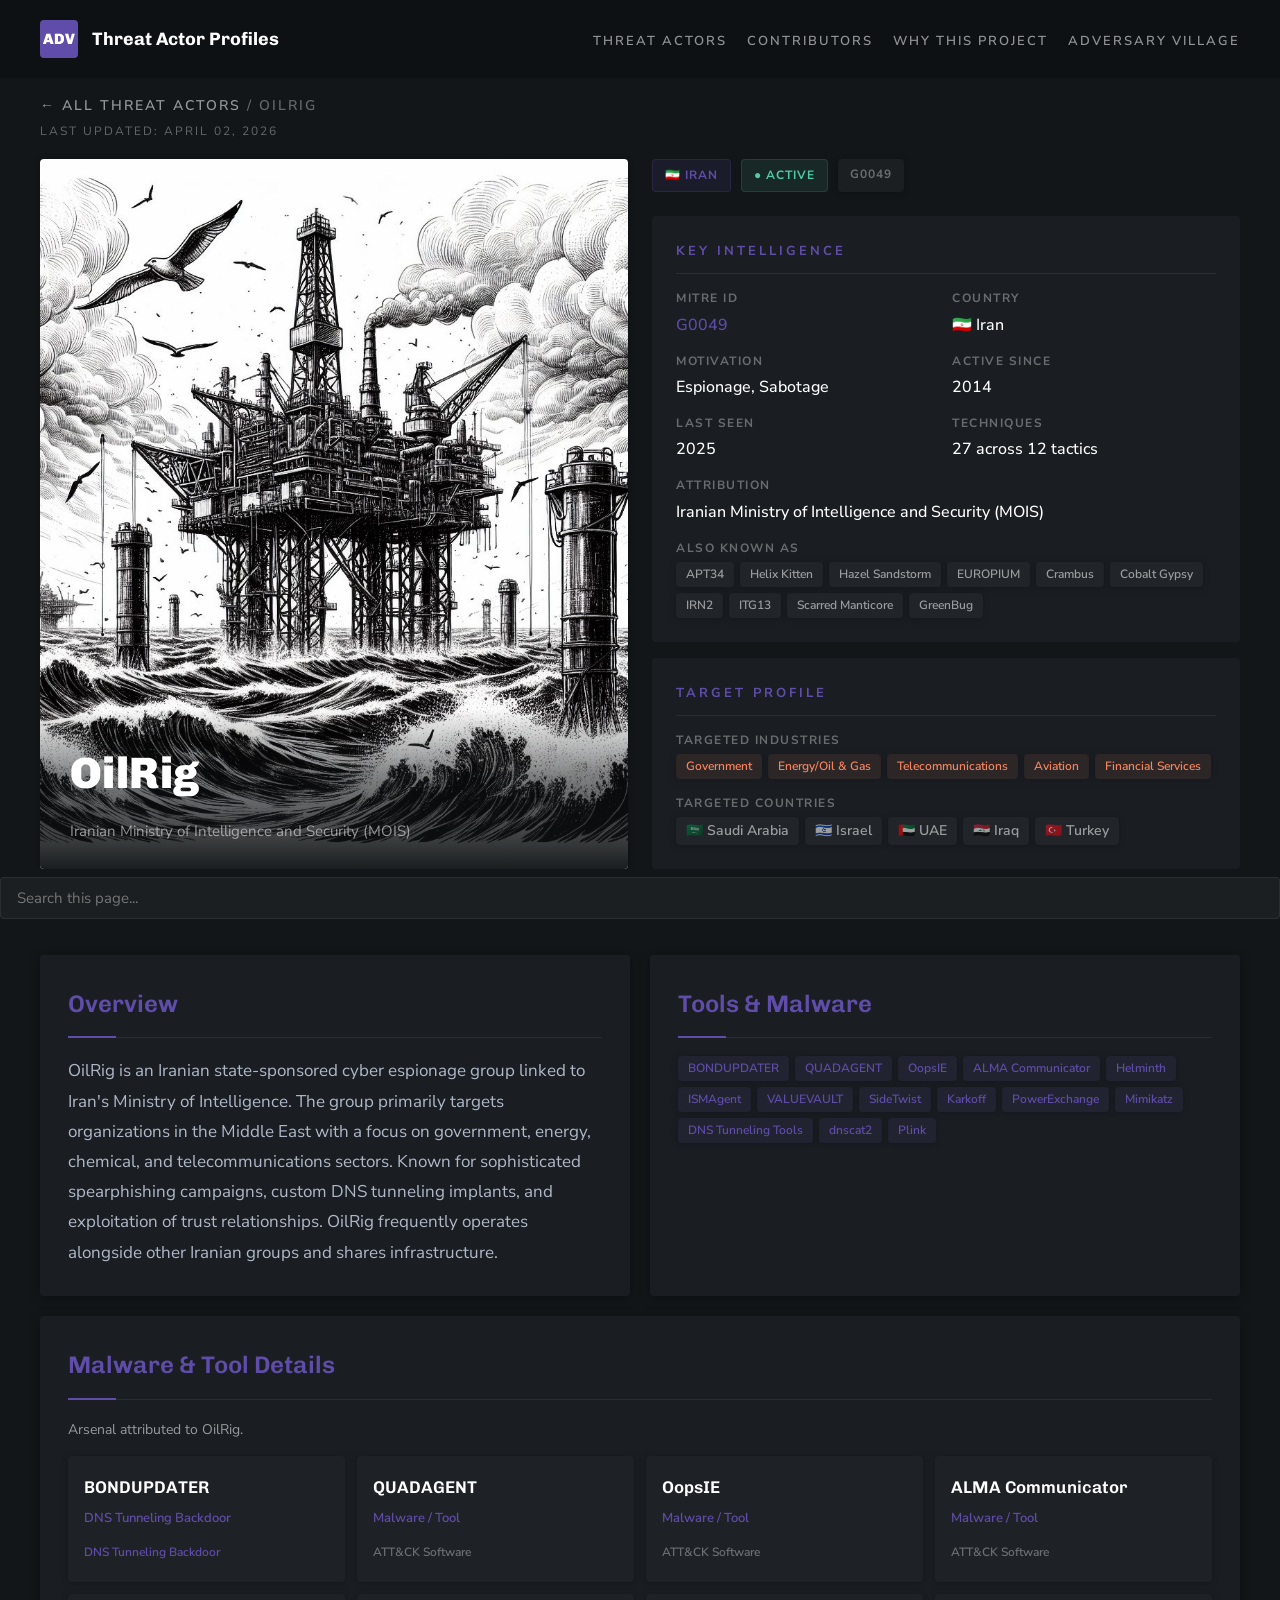
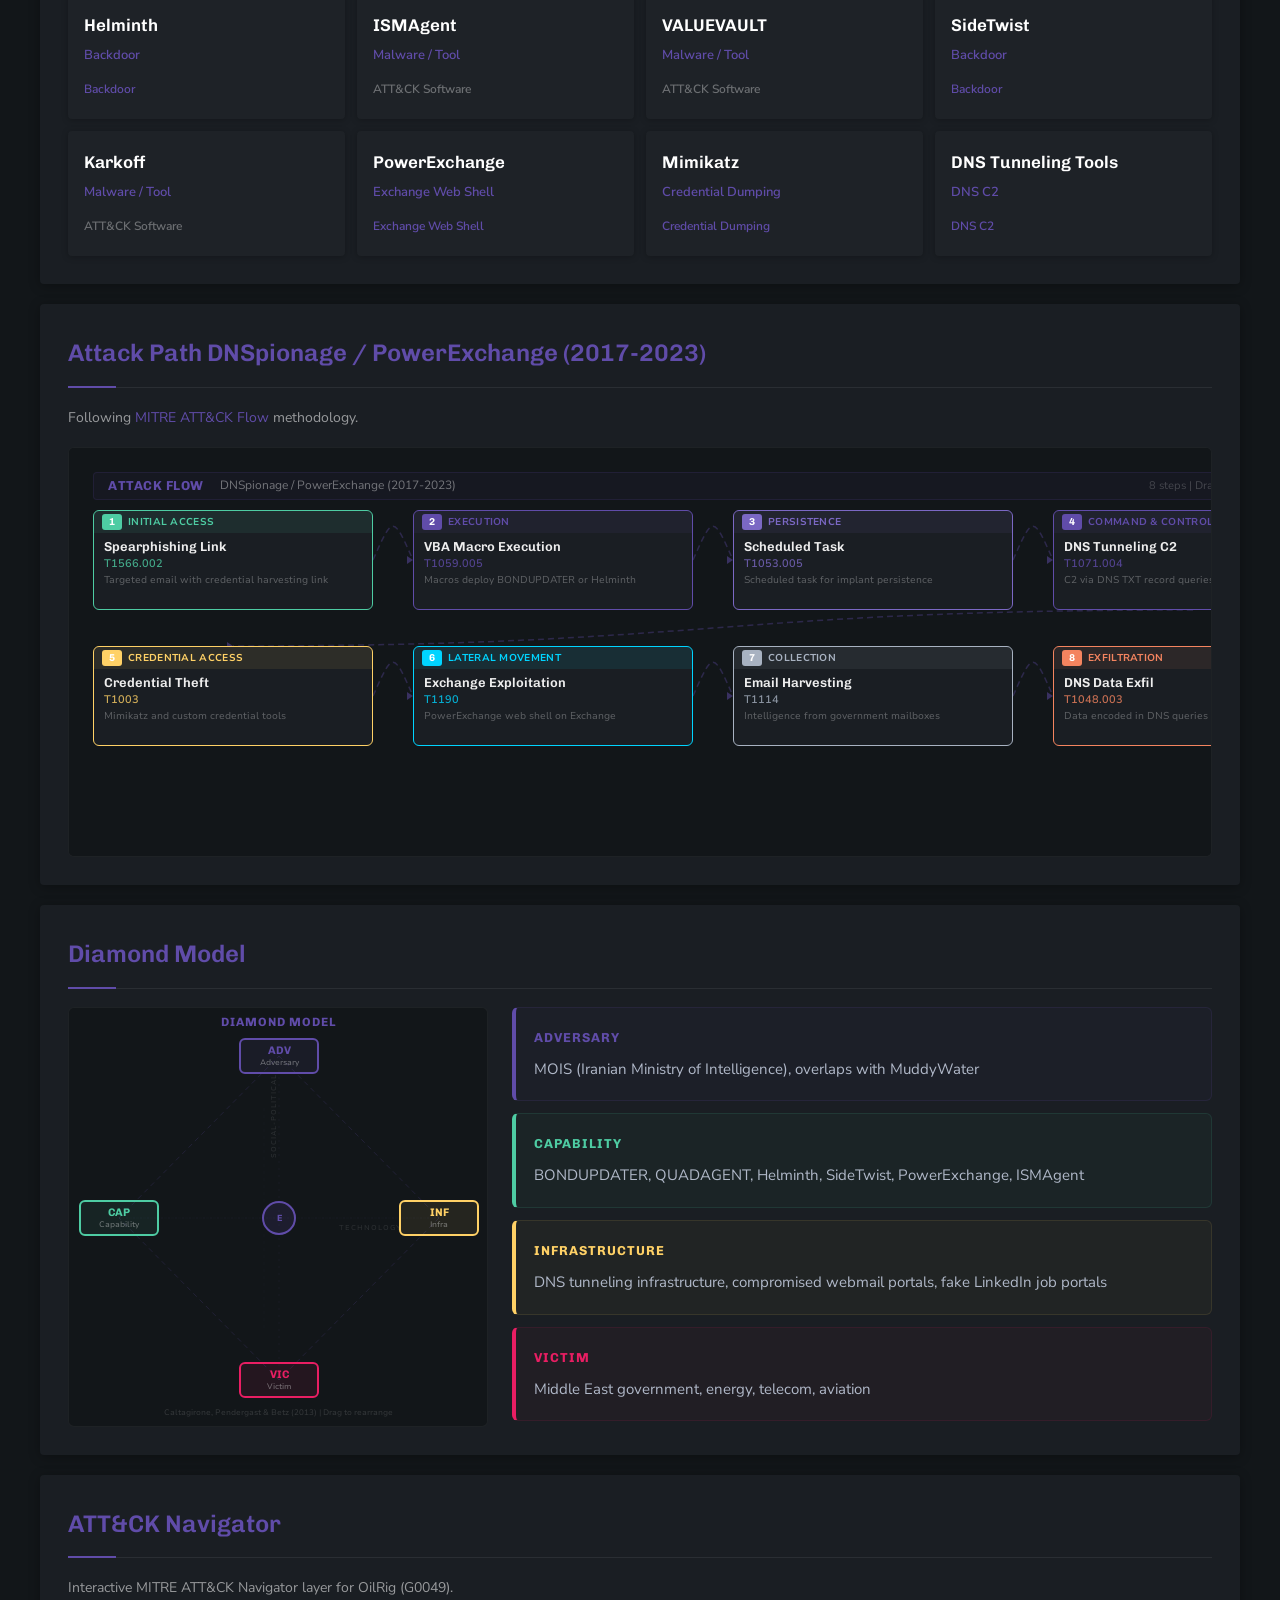
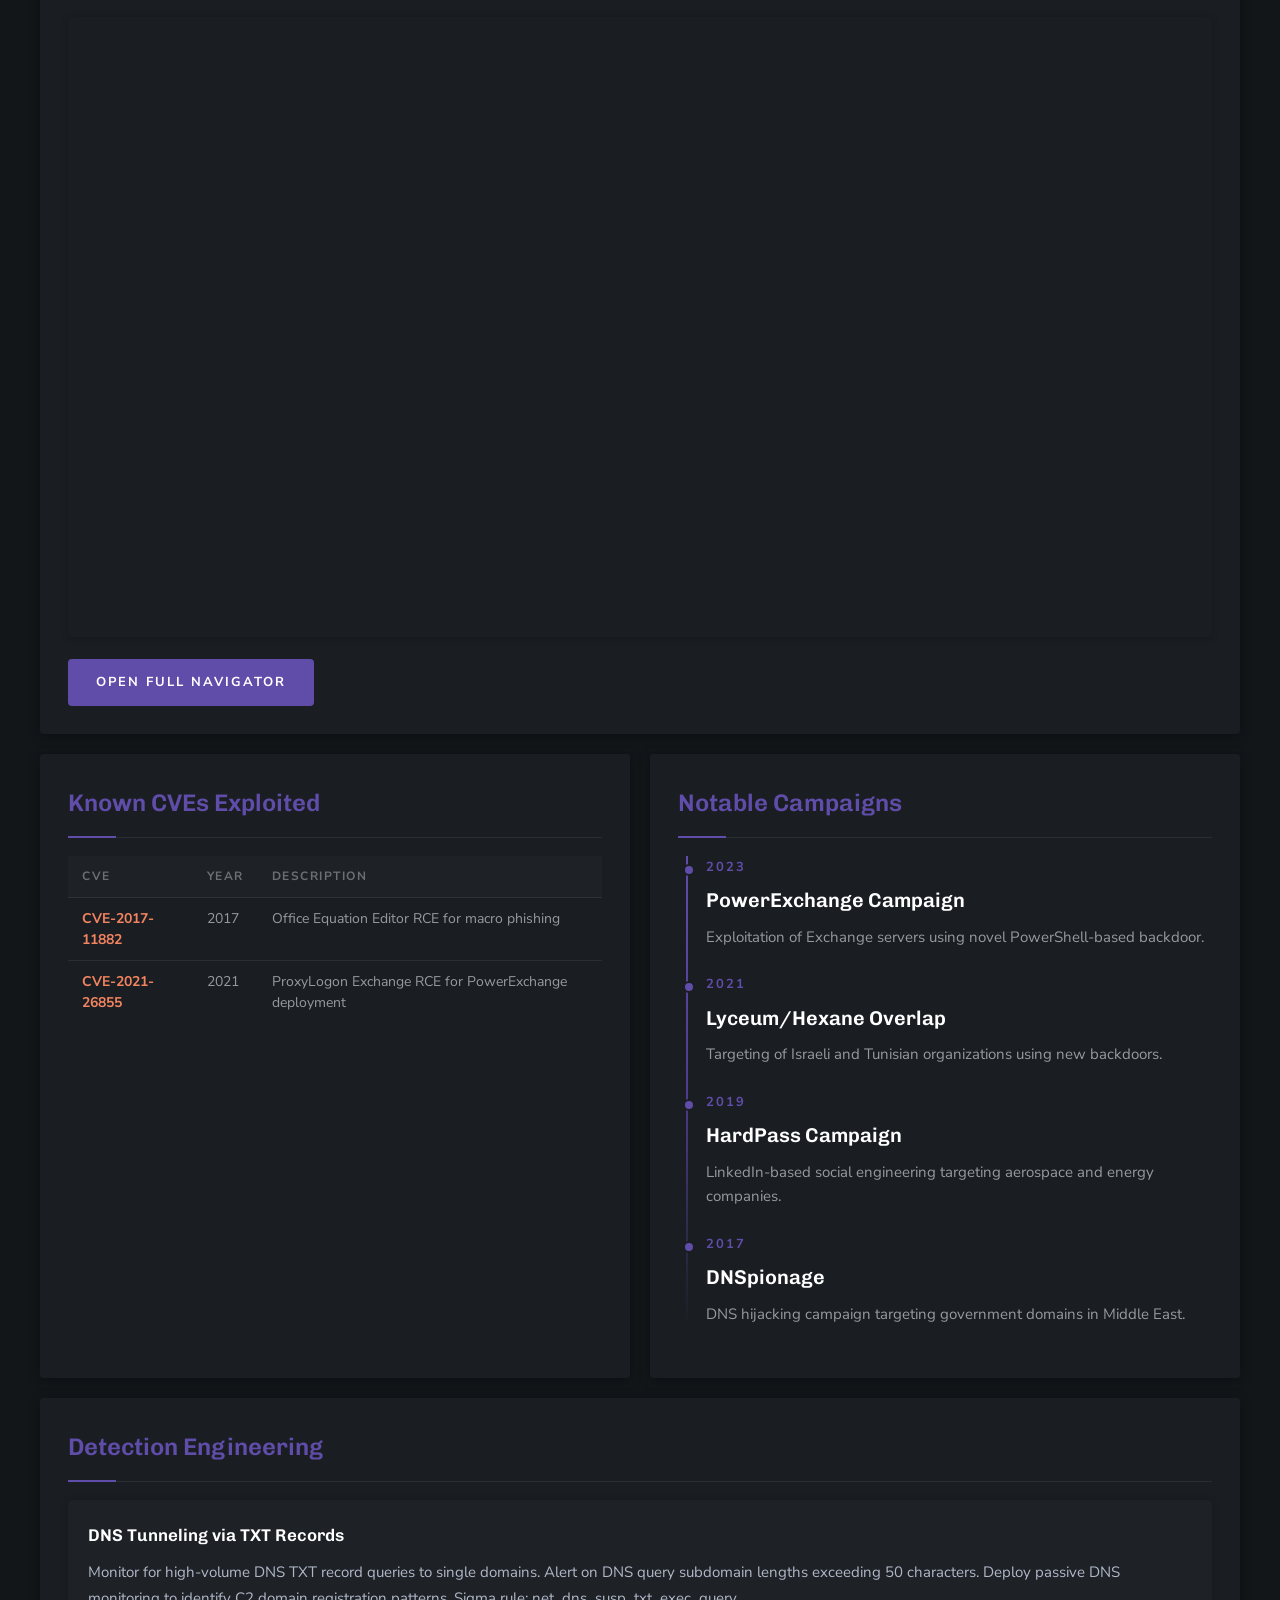
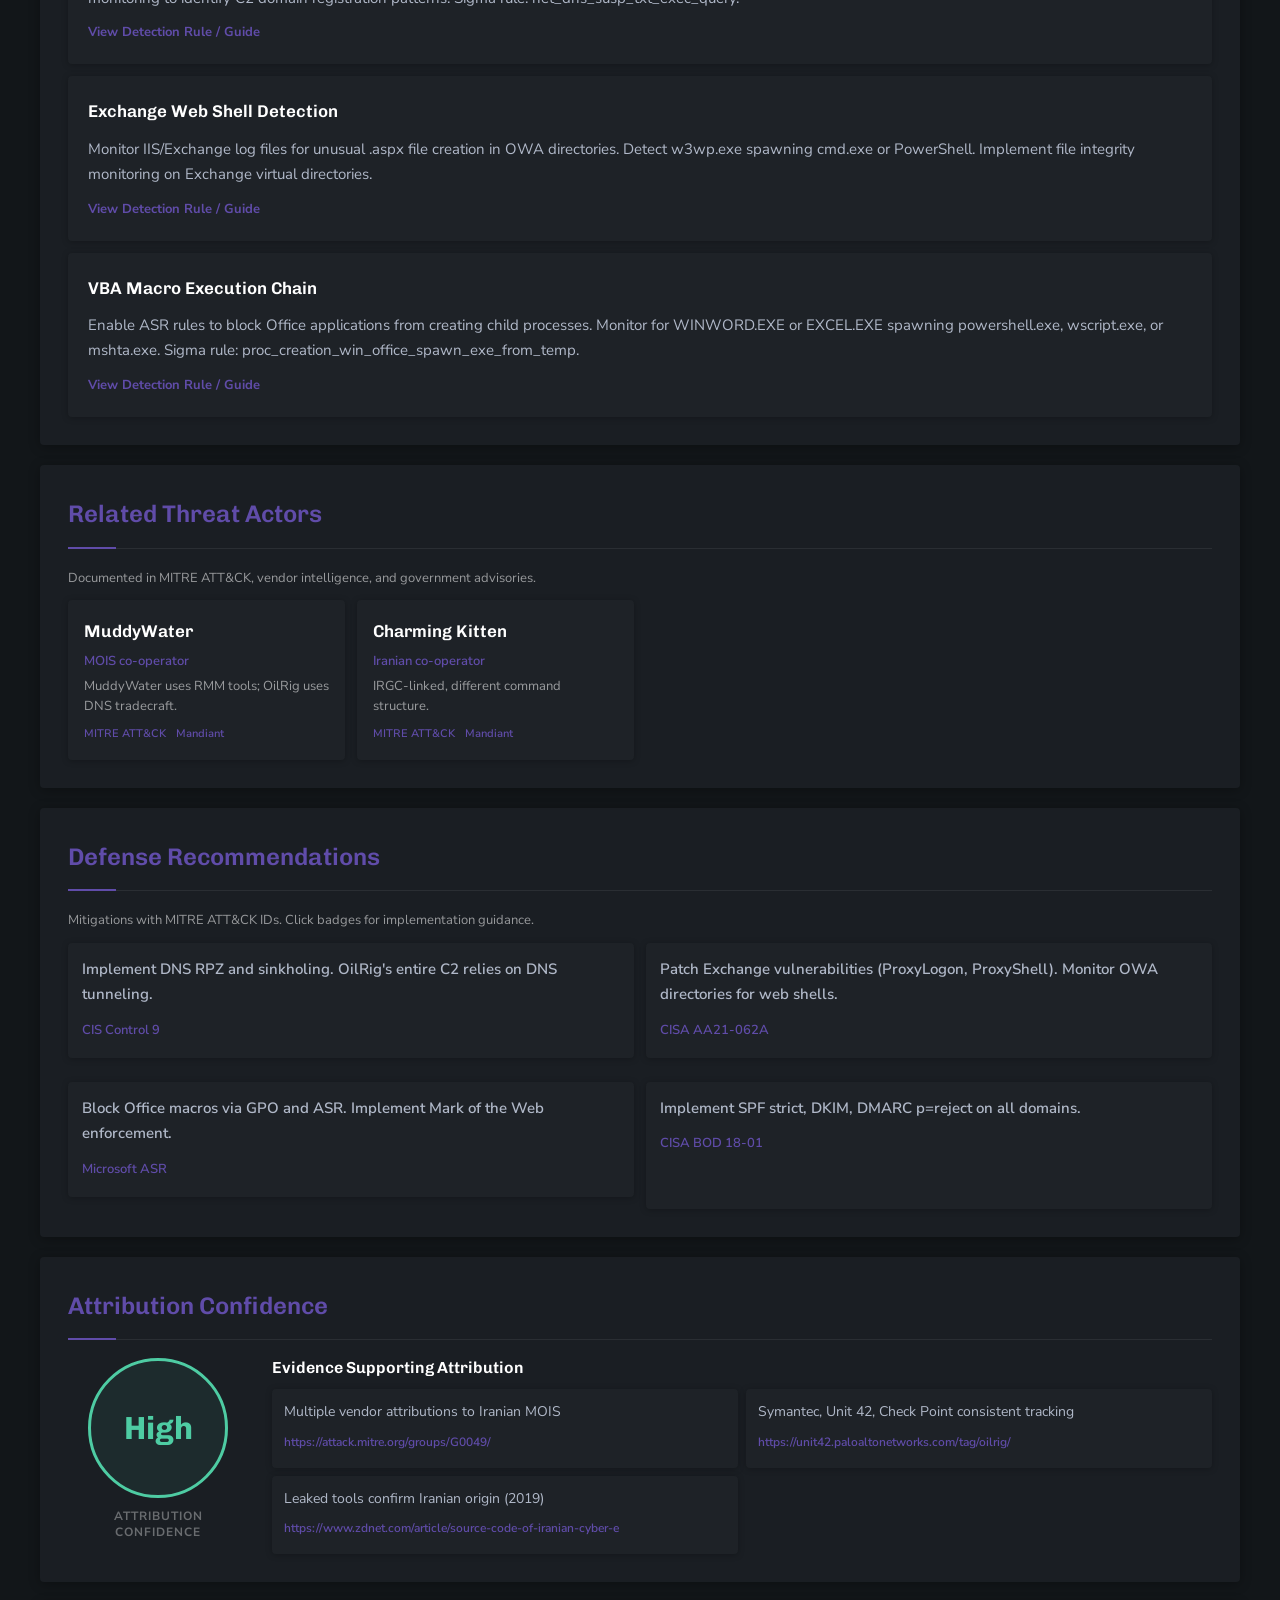
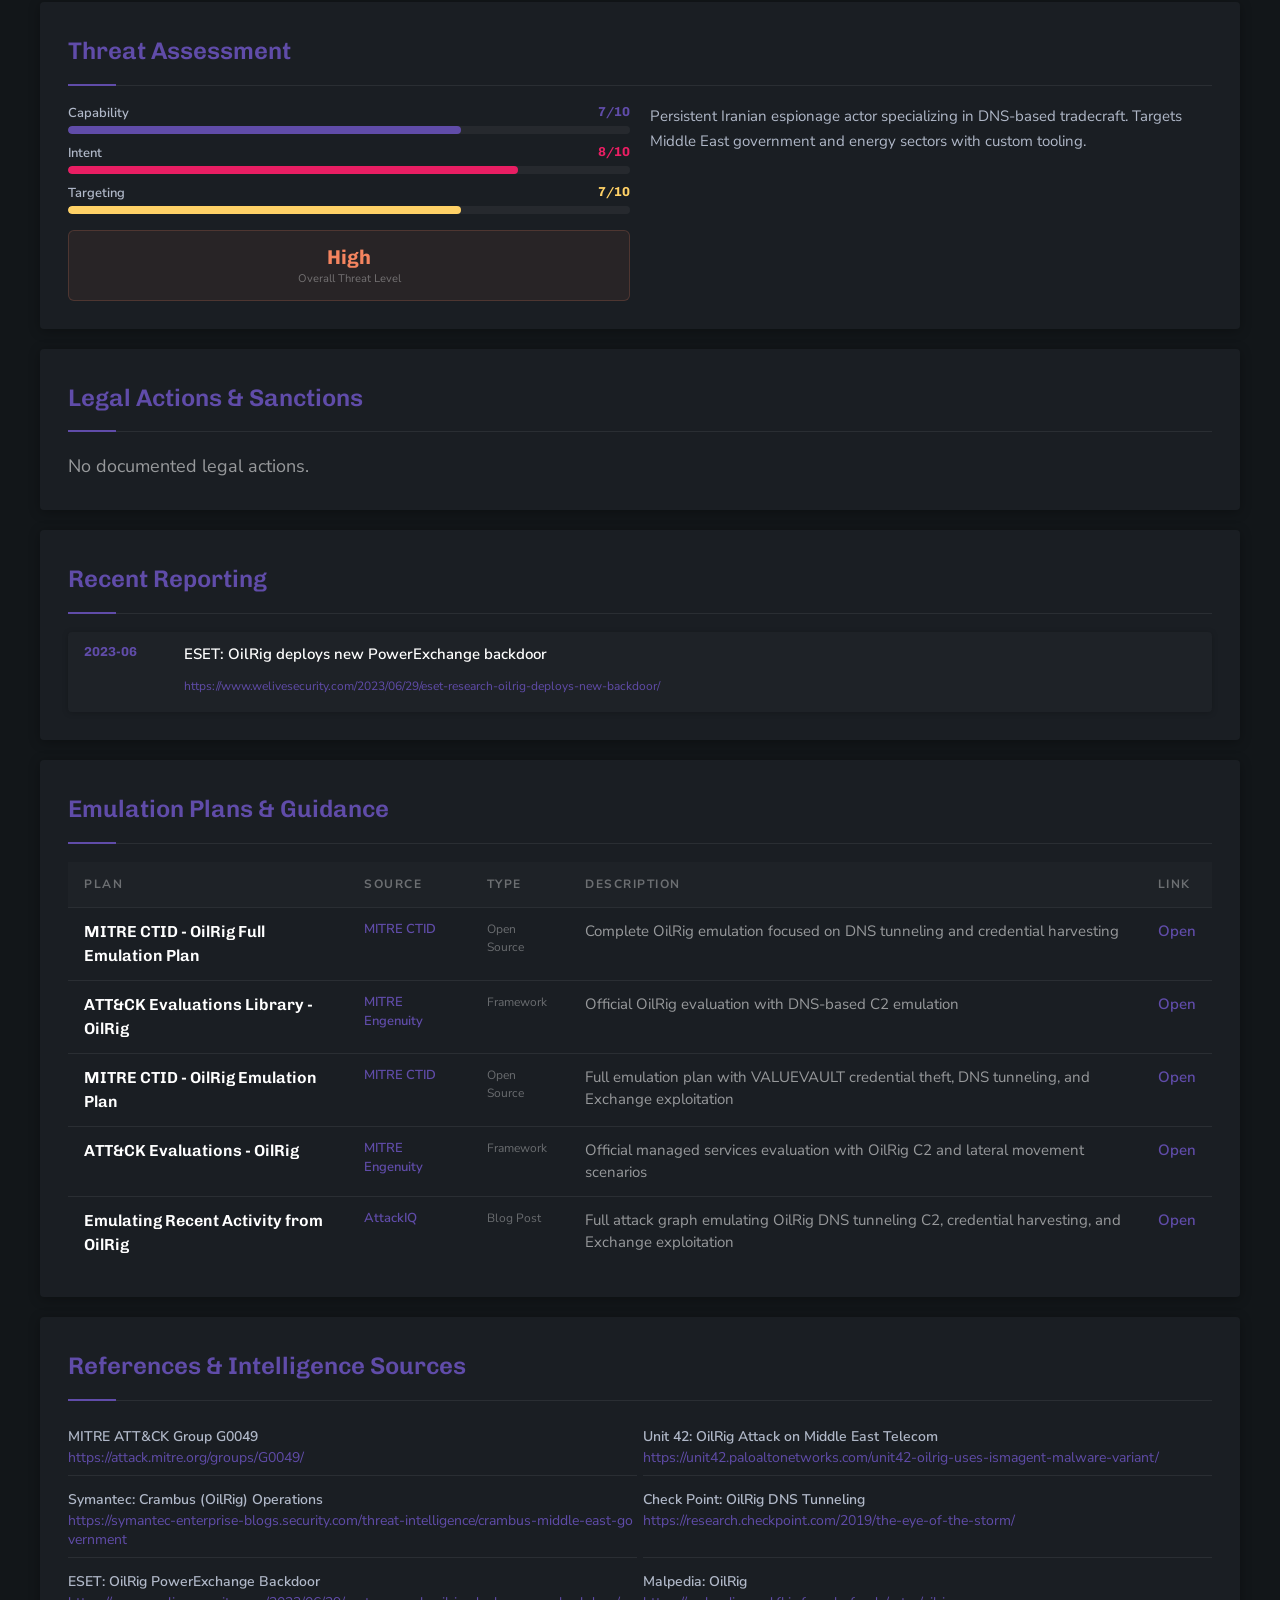
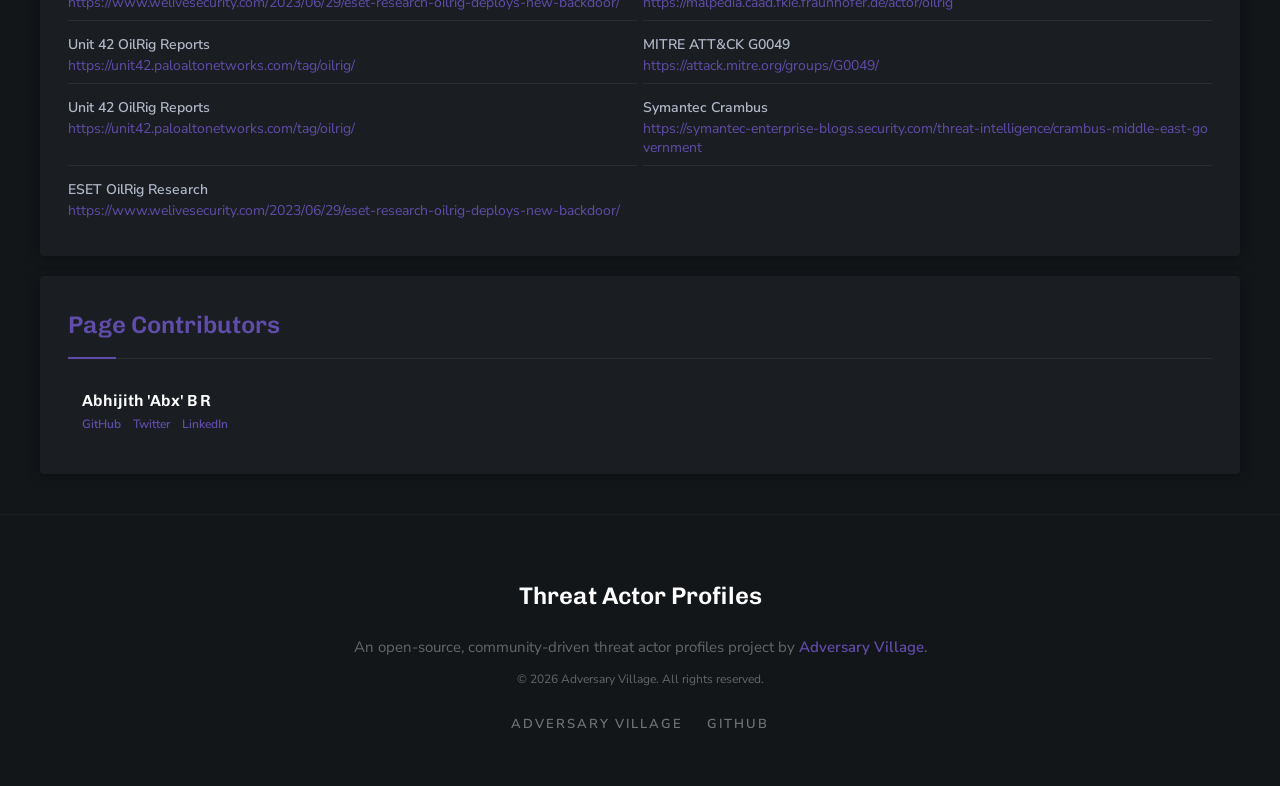
<file: oilrig/index.html>
<!DOCTYPE html>
<html lang="en">
<head><meta charset="UTF-8"><meta name="viewport" content="width=device-width,initial-scale=1.0"><title>OilRig | Threat Actor Profiles</title><link rel="stylesheet" href="../css/style.css"><link rel="icon" type="image/svg+xml" href="data:image/svg+xml,
<svg xmlns='http://www.w3.org/2000/svg' viewBox='0 0 100 100'><text y='.9em' font-size='90'>☠️</text>
</svg>">
</head>
<body class="actor-page">
<nav class="nav-bar"><a href="../index.html" class="nav-brand"><div class="nav-brand-icon">ADV</div><div class="nav-brand-text">Threat Actor Profiles</div></a><ul class="nav-links"><li><a href="../">Threat Actors</a></li><li><a href="../contributors/">Contributors</a></li><li><a href="../why/">Why This Project</a></li><li><a href="https://adversaryvillage.org" target="_blank">Adversary Village</a></li>
</ul>
</nav>
<div class="breadcrumb"><a href="../">← All Threat Actors</a> / OilRig <div style="font:400 1.2rem Nunito Sans;color:var(--td);margin-top:.4rem">Last updated: April 02, 2026</div></div>
<div class="actor-hero-split">
<div class="actor-hero-art">
<img src="../images/actors/oilrig.jpeg" alt="Oilrig" style="width:100%;height:100%;object-fit:cover;display:block">
    
    
    <div class="art-overlay"><div class="art-name">OilRig</div><div class="art-sub">Iranian Ministry of Intelligence and Security (MOIS)</div></div></div>
<div class="actor-hero-info"><div class="info-badges"><span class="card-tag tag-country">🇮🇷 Iran</span><span class="card-type-badge badge-nation">Nation-State</span><span class="card-tag tag-active">● Active</span><span class="card-tag" style="background:rgba(255,255,255,0.04);color:var(--td);border:none;box-shadow:0 1px 6px rgba(0,0,0,0.25)">G0049</span></div>
<div class="info-card">
<div class="info-card-title">Key Intelligence</div><div class="info-grid"><div class="info-field"><div class="info-label">MITRE ID</div><div class="info-value"><a href="https://attack.mitre.org/groups/G0049" target="_blank">G0049</a></div></div><div class="info-field"><div class="info-label">Country</div><div class="info-value">🇮🇷 Iran</div></div><div class="info-field"><div class="info-label">Motivation</div><div class="info-value">Espionage, Sabotage</div></div><div class="info-field"><div class="info-label">Active Since</div><div class="info-value">2014</div></div><div class="info-field"><div class="info-label">Last Seen</div><div class="info-value">2025</div></div><div class="info-field"><div class="info-label">Techniques</div><div class="info-value">27 across 12 tactics</div></div><div class="info-field info-full"><div class="info-label">Attribution</div><div class="info-value">Iranian Ministry of Intelligence and Security (MOIS)</div></div><div class="info-field info-full"><div class="info-label">Also Known As</div><div class="chip-list"><span class="chip">APT34</span><span class="chip">Helix Kitten</span><span class="chip">Hazel Sandstorm</span><span class="chip">EUROPIUM</span><span class="chip">Crambus</span><span class="chip">Cobalt Gypsy</span><span class="chip">IRN2</span><span class="chip">ITG13</span><span class="chip">Scarred Manticore</span><span class="chip">GreenBug</span></div>
</div>
</div>
</div>
<div class="info-card" style="flex:0">
<div class="info-card-title">Target Profile</div><div class="info-grid"><div class="info-field info-full"><div class="info-label">Targeted Industries</div><div class="chip-list"><span class="chip chip-orange">Government</span><span class="chip chip-orange">Energy/Oil &amp; Gas</span><span class="chip chip-orange">Telecommunications</span><span class="chip chip-orange">Aviation</span><span class="chip chip-orange">Financial Services</span></div></div><div class="info-field info-full"><div class="info-label">Targeted Countries</div><div class="chip-list"><span class="chip" style="font-size:1.4rem">🇸🇦 Saudi Arabia</span><span class="chip" style="font-size:1.4rem">🇮🇱 Israel</span><span class="chip" style="font-size:1.4rem">🇦🇪 UAE</span><span class="chip" style="font-size:1.4rem">🇮🇶 Iraq</span><span class="chip" style="font-size:1.4rem">🇹🇷 Turkey</span></div>
</div>
</div>
</div></div></div>
<div id="page-search" class="page-search"><input type="text" id="page-search-input" placeholder="Search this page..." ></div>
<script>document.getElementById("page-search-input").addEventListener("input",function(e){var q=e.target.value.toLowerCase();document.querySelectorAll(".content-section,.detect-block").forEach(function(el){if(!q){el.style.display="";return}el.style.display=el.textContent.toLowerCase().includes(q)?"":"none"})});
</script>
<div class="actor-below">
<div class="actor-below-grid">
<div class="content-section">
<h2 class="section-title">Overview</h2><div class="description-text">OilRig is an Iranian state-sponsored cyber espionage group linked to Iran&#x27;s Ministry of Intelligence. The group primarily targets organizations in the Middle East with a focus on government, energy, chemical, and telecommunications sectors. Known for sophisticated spearphishing campaigns, custom DNS tunneling implants, and exploitation of trust relationships. OilRig frequently operates alongside other Iranian groups and shares infrastructure.</div></div>
<div class="content-section">
<h2 class="section-title">Tools & Malware</h2><div class="chip-list"><span class="chip chip-purple">BONDUPDATER</span><span class="chip chip-purple">QUADAGENT</span><span class="chip chip-purple">OopsIE</span><span class="chip chip-purple">ALMA Communicator</span><span class="chip chip-purple">Helminth</span><span class="chip chip-purple">ISMAgent</span><span class="chip chip-purple">VALUEVAULT</span><span class="chip chip-purple">SideTwist</span><span class="chip chip-purple">Karkoff</span><span class="chip chip-purple">PowerExchange</span><span class="chip chip-purple">Mimikatz</span><span class="chip chip-purple">DNS Tunneling Tools</span><span class="chip chip-purple">dnscat2</span><span class="chip chip-purple">Plink</span></div></div>
<div class="content-section actor-below-full">
<h2 class="section-title">Malware & Tool Details</h2><p style="color:var(--tm);font-size:1.4rem;margin-bottom:1.4rem">Arsenal attributed to OilRig.</p><div class="related-grid"><div class="related-card"><div class="related-card-name">BONDUPDATER</div><div class="related-card-rel">DNS Tunneling Backdoor</div><a href="https://attack.mitre.org/software/S0360/" target="_blank" style="display:inline-block;margin-top:.6rem;font-size:1.2rem;font-weight:600;color:var(--p)">DNS Tunneling Backdoor</a></div><div class="related-card"><div class="related-card-name">QUADAGENT</div><div class="related-card-rel">Malware / Tool</div><a href="https://attack.mitre.org/software/" target="_blank" style="display:inline-block;margin-top:.6rem;font-size:1.2rem;font-weight:600;color:var(--td)">ATT&CK Software</a></div><div class="related-card"><div class="related-card-name">OopsIE</div><div class="related-card-rel">Malware / Tool</div><a href="https://attack.mitre.org/software/" target="_blank" style="display:inline-block;margin-top:.6rem;font-size:1.2rem;font-weight:600;color:var(--td)">ATT&CK Software</a></div><div class="related-card"><div class="related-card-name">ALMA Communicator</div><div class="related-card-rel">Malware / Tool</div><a href="https://attack.mitre.org/software/" target="_blank" style="display:inline-block;margin-top:.6rem;font-size:1.2rem;font-weight:600;color:var(--td)">ATT&CK Software</a></div><div class="related-card"><div class="related-card-name">Helminth</div><div class="related-card-rel">Backdoor</div><a href="https://attack.mitre.org/software/S0170/" target="_blank" style="display:inline-block;margin-top:.6rem;font-size:1.2rem;font-weight:600;color:var(--p)">Backdoor</a></div><div class="related-card"><div class="related-card-name">ISMAgent</div><div class="related-card-rel">Malware / Tool</div><a href="https://attack.mitre.org/software/" target="_blank" style="display:inline-block;margin-top:.6rem;font-size:1.2rem;font-weight:600;color:var(--td)">ATT&CK Software</a></div><div class="related-card"><div class="related-card-name">VALUEVAULT</div><div class="related-card-rel">Malware / Tool</div><a href="https://attack.mitre.org/software/" target="_blank" style="display:inline-block;margin-top:.6rem;font-size:1.2rem;font-weight:600;color:var(--td)">ATT&CK Software</a></div><div class="related-card"><div class="related-card-name">SideTwist</div><div class="related-card-rel">Backdoor</div><a href="https://attack.mitre.org/software/S0610/" target="_blank" style="display:inline-block;margin-top:.6rem;font-size:1.2rem;font-weight:600;color:var(--p)">Backdoor</a></div><div class="related-card"><div class="related-card-name">Karkoff</div><div class="related-card-rel">Malware / Tool</div><a href="https://attack.mitre.org/software/" target="_blank" style="display:inline-block;margin-top:.6rem;font-size:1.2rem;font-weight:600;color:var(--td)">ATT&CK Software</a></div><div class="related-card"><div class="related-card-name">PowerExchange</div><div class="related-card-rel">Exchange Web Shell</div><a href="https://www.welivesecurity.com/2023/06/29/eset-research-oilrig-deploys-new-backdoor/" target="_blank" style="display:inline-block;margin-top:.6rem;font-size:1.2rem;font-weight:600;color:var(--p)">Exchange Web Shell</a></div><div class="related-card"><div class="related-card-name">Mimikatz</div><div class="related-card-rel">Credential Dumping</div><a href="https://github.com/gentilkiwi/mimikatz" target="_blank" style="display:inline-block;margin-top:.6rem;font-size:1.2rem;font-weight:600;color:var(--p)">Credential Dumping</a></div><div class="related-card"><div class="related-card-name">DNS Tunneling Tools</div><div class="related-card-rel">DNS C2</div><a href="https://github.com/iagox86/dnscat2" target="_blank" style="display:inline-block;margin-top:.6rem;font-size:1.2rem;font-weight:600;color:var(--p)">DNS C2</a></div></div></div>
<div class="content-section actor-below-full">
<h2 class="section-title">Attack Path DNSpionage / PowerExchange (2017-2023)</h2><p style="color:var(--tm);font-size:1.4rem;margin-bottom:1.6rem">Following <a href="https://center-for-threat-informed-defense.github.io/attack-flow/" target="_blank">MITRE ATT&CK Flow</a> methodology.</p><div id="af230977" style="position:relative;width:100%;overflow-x:auto;background:#121619;border-radius:6px;border:1px solid rgba(255,255,255,0.05)"><div id="af230977w" style="position:relative;width:1288px;height:408px;min-height:300px"><div style="position:absolute;left:24px;top:24px;right:24px;height:28px;background:rgba(96,76,169,0.06);border:1px solid rgba(96,76,169,0.15);border-radius:4px;display:flex;align-items:center;padding:0 14px"><span style="font-family:Chivo,sans-serif;font-size:13px;font-weight:700;color:#604ca9;letter-spacing:0.5px">ATTACK FLOW</span><span style="font-family:Nunito Sans,sans-serif;font-size:12px;color:rgba(255,255,255,0.4);margin-left:16px">DNSpionage / PowerExchange (2017-2023)</span><span style="font-family:Nunito Sans,sans-serif;font-size:11px;color:rgba(255,255,255,0.2);margin-left:auto">8 steps | Drag nodes to rearrange</span></div>
<svg id="af230977svg" style="position:absolute;inset:0;width:100%;height:100%;pointer-events:none">
</svg><div id="af230977nodes"></div></div></div>
<script>(function(){var D=[{"i": 0, "x": 24, "y": 62, "tc": "#4ecca3", "tactic": "Initial Access", "step": "Spearphishing Link", "tid": "T1566.002", "desc": "Targeted email with credential harvesting link"}, {"i": 1, "x": 344, "y": 62, "tc": "#604ca9", "tactic": "Execution", "step": "VBA Macro Execution", "tid": "T1059.005", "desc": "Macros deploy BONDUPDATER or Helminth"}, {"i": 2, "x": 664, "y": 62, "tc": "#7b68c4", "tactic": "Persistence", "step": "Scheduled Task", "tid": "T1053.005", "desc": "Scheduled task for implant persistence"}, {"i": 3, "x": 984, "y": 62, "tc": "#604ca9", "tactic": "Command & Control", "step": "DNS Tunneling C2", "tid": "T1071.004", "desc": "C2 via DNS TXT record queries"}, {"i": 4, "x": 24, "y": 198, "tc": "#ffd166", "tactic": "Credential Access", "step": "Credential Theft", "tid": "T1003", "desc": "Mimikatz and custom credential tools"}, {"i": 5, "x": 344, "y": 198, "tc": "#00d4ff", "tactic": "Lateral Movement", "step": "Exchange Exploitation", "tid": "T1190", "desc": "PowerExchange web shell on Exchange"}, {"i": 6, "x": 664, "y": 198, "tc": "#a8b2c1", "tactic": "Collection", "step": "Email Harvesting", "tid": "T1114", "desc": "Intelligence from government mailboxes"}, {"i": 7, "x": 984, "y": 198, "tc": "#f4845f", "tactic": "Exfiltration", "step": "DNS Data Exfil", "tid": "T1048.003", "desc": "Data encoded in DNS queries"}];var W=280,H=100,ct=document.getElementById("af230977nodes"),sv=document.getElementById("af230977svg");function mkN(){ct.innerHTML="";D.forEach(function(n){var d=document.createElement("div");d.className="afn";d.dataset.idx=n.i;d.style.cssText="position:absolute;left:"+n.x+"px;top:"+n.y+"px;width:"+W+"px;height:"+H+"px;background:#1a1e23;border:1.5px solid "+n.tc+";border-radius:6px;cursor:grab;user-select:none;overflow:hidden;transition:box-shadow 0.2s";d.innerHTML='<div style="height:22px;background:'+n.tc+'15;display:flex;align-items:center;padding:0 8px"><span style="background:'+n.tc+';color:#fff;font:700 10px Chivo;padding:2px 7px;border-radius:3px;margin-right:6px">'+(n.i+1)+'</span><span style="font:700 10px Nunito Sans;color:'+n.tc+';letter-spacing:0.3px">'+n.tactic.toUpperCase().slice(0,24)+'</span></div><div style="padding:6px 10px"><div style="font:600 13px Chivo;color:#eee;white-space:nowrap;overflow:hidden;text-overflow:ellipsis">'+n.step+'</div><div style="font:600 11px Nunito Sans;color:'+n.tc+';opacity:0.8;margin-top:2px">'+n.tid+'</div><div style="font:400 10px Nunito Sans;color:rgba(255,255,255,0.3);margin-top:2px;white-space:nowrap;overflow:hidden;text-overflow:ellipsis">'+n.desc+'</div></div>';d.title=n.step+"\n"+n.tactic+"\n"+n.tid+"\n"+n.desc;ct.appendChild(d)})}function mkE(){var s="";for(var i=1;i<D.length;i++){var a=D[i-1],b=D[i];var x1=a.x+W,y1=a.y+H/2,x2=b.x,y2=b.y+H/2;if(b.x<=a.x){x1=a.x+W/2;y1=a.y+H;x2=b.x+W/2;y2=b.y}var mx=(x1+x2)/2;var cyo=y1===y2?-45:0;s+='<path d="M'+x1+' '+y1+' C'+mx+' '+(y1+cyo)+' '+mx+' '+(y2+cyo)+' '+x2+' '+y2+'" fill="none" stroke="rgba(96,76,169,0.35)" stroke-width="1.5" stroke-dasharray="6 4"/>';s+='<polygon points="'+(x2-6)+','+(y2-4)+' '+x2+','+y2+' '+(x2-6)+','+(y2+4)+'" fill="rgba(96,76,169,0.5)"/>'}sv.innerHTML=s}mkN();mkE();var drag=null,ox=0,oy=0;ct.addEventListener("mousedown",function(e){var t=e.target.closest(".afn");if(!t)return;drag=t;var r=t.getBoundingClientRect();ox=e.clientX-r.left;oy=e.clientY-r.top;t.style.cursor="grabbing";t.style.zIndex=10;t.style.boxShadow="0 8px 32px rgba(96,76,169,0.3)";e.preventDefault()});document.addEventListener("mousemove",function(e){if(!drag)return;var p=ct.getBoundingClientRect();var nx=e.clientX-p.left-ox,ny=e.clientY-p.top-oy;drag.style.left=nx+"px";drag.style.top=ny+"px";var idx=+drag.dataset.idx;D[idx].x=nx;D[idx].y=ny;mkE()});document.addEventListener("mouseup",function(){if(drag){drag.style.cursor="grab";drag.style.zIndex=1;drag.style.boxShadow="none";drag=null}});ct.addEventListener("touchstart",function(e){var t=e.target.closest(".afn");if(!t)return;drag=t;var r=t.getBoundingClientRect();ox=e.touches[0].clientX-r.left;oy=e.touches[0].clientY-r.top;t.style.zIndex=10;e.preventDefault()},{passive:false});document.addEventListener("touchmove",function(e){if(!drag)return;var p=ct.getBoundingClientRect();var nx=e.touches[0].clientX-p.left-ox,ny=e.touches[0].clientY-p.top-oy;drag.style.left=nx+"px";drag.style.top=ny+"px";D[+drag.dataset.idx].x=nx;D[+drag.dataset.idx].y=ny;mkE()},{passive:false});document.addEventListener("touchend",function(){if(drag){drag.style.zIndex=1;drag=null}})})();
</script></div>
<div class="content-section actor-below-full">
<h2 class="section-title">Diamond Model</h2><div class="grid-2col-wide"><div id="dm385067" style="position:relative;width:420px;height:420px;background:#121619;border-radius:6px;border:1px solid rgba(255,255,255,0.05)">
<svg id="dm385067svg" style="position:absolute;inset:0;width:100%;height:100%;pointer-events:none">
</svg><div id="dm385067n"></div><div style="position:absolute;bottom:8px;left:0;right:0;text-align:center;font:8px Nunito Sans;color:rgba(255,255,255,0.15)">Caltagirone, Pendergast &amp; Betz (2013) | Drag to rearrange</div></div><div style="display:flex;flex-direction:column;gap:1.2rem"><div class="panel-purple"><div class="panel-label" style="color:#604ca9">ADVERSARY</div><div class="panel-body">MOIS (Iranian Ministry of Intelligence), overlaps with MuddyWater</div></div><div class="panel-green"><div class="panel-label" style="color:#4ecca3">CAPABILITY</div><div class="panel-body">BONDUPDATER, QUADAGENT, Helminth, SideTwist, PowerExchange, ISMAgent</div></div><div class="panel-yellow"><div class="panel-label" style="color:#ffd166">INFRASTRUCTURE</div><div class="panel-body">DNS tunneling infrastructure, compromised webmail portals, fake LinkedIn job portals</div></div><div class="panel-pink"><div class="panel-label" style="color:#E91E63">VICTIM</div><div class="panel-body">Middle East government, energy, telecom, aviation</div>
</div>
</div>
</div>
<script>(function(){var ct=document.getElementById("dm385067n"),sv=document.getElementById("dm385067svg");var ns=[{id:0,x:170,y:30,w:80,h:36,label:"ADV",sub:"Adversary",c:"#604ca9",bg:"rgba(96,76,169,0.1)"},{id:1,x:170,y:354,w:80,h:36,label:"VIC",sub:"Victim",c:"#E91E63",bg:"rgba(233,30,99,0.08)"},{id:2,x:10,y:192,w:80,h:36,label:"CAP",sub:"Capability",c:"#4ecca3",bg:"rgba(78,204,163,0.08)"},{id:3,x:330,y:192,w:80,h:36,label:"INF",sub:"Infra",c:"#ffd166",bg:"rgba(255,209,102,0.08)"},{id:4,x:193,y:193,w:34,h:34,label:"E",sub:"Event",c:"#604ca9",bg:"rgba(96,76,169,0.15)"}];var edges=[[0,3],[3,1],[1,2],[2,0],[0,1],[2,3]];function mk(){ct.innerHTML="";ns.forEach(function(n){var d=document.createElement("div");d.dataset.idx=n.id;d.style.cssText="position:absolute;left:"+n.x+"px;top:"+n.y+"px;width:"+n.w+"px;height:"+n.h+"px;background:"+n.bg+";border:2px solid "+n.c+";border-radius:"+(n.id===4?"50%":"6px")+";cursor:grab;display:flex;flex-direction:column;align-items:center;justify-content:center;user-select:none;z-index:2;transition:box-shadow 0.2s";d.innerHTML='<span style="font:700 '+(n.id===4?'9':'11')+'px Chivo;color:'+n.c+'">'+n.label+'</span>'+(n.id!==4?'<span style="font:400 8px Nunito Sans;color:rgba(255,255,255,0.4)">'+n.sub+'</span>':'');d.title=n.sub;ct.appendChild(d)})}function mkE(){var s='<text x="210" y="18" font-family="Chivo" font-size="12" font-weight="700" fill="#604ca9" text-anchor="middle" letter-spacing="1">DIAMOND MODEL</text>';s+='<line x1="195" y1="100" x2="195" y2="320" stroke="#604ca9" stroke-width="0.5" opacity="0.08" stroke-dasharray="3 4"/>';s+='<line x1="60" y1="210" x2="370" y2="210" stroke="#604ca9" stroke-width="0.5" opacity="0.08" stroke-dasharray="3 4"/>';s+='<text x="207" y="150" font-family="Nunito Sans" font-size="7" fill="rgba(255,255,255,0.12)" letter-spacing="1" transform="rotate(-90,207,150)">SOCIAL-POLITICAL</text>';s+='<text x="270" y="222" font-family="Nunito Sans" font-size="7" fill="rgba(255,255,255,0.12)" letter-spacing="1">TECHNOLOGY</text>';edges.forEach(function(e,i){var a=ns[e[0]],b=ns[e[1]];var x1=a.x+a.w/2,y1=a.y+a.h/2,x2=b.x+b.w/2,y2=b.y+b.h/2;var dash=i>=4?"2 5":"5 4",op=i>=4?"0.08":"0.2";s+='<line x1="'+x1+'" y1="'+y1+'" x2="'+x2+'" y2="'+y2+'" stroke="#604ca9" stroke-width="1" opacity="'+op+'" stroke-dasharray="'+dash+'"/>'});sv.innerHTML=s}mk();mkE();var drag=null,ox=0,oy=0;ct.addEventListener("mousedown",function(e){var t=e.target.closest("[data-idx]");if(!t)return;drag=t;var r=t.getBoundingClientRect();ox=e.clientX-r.left;oy=e.clientY-r.top;t.style.cursor="grabbing";t.style.zIndex=10;t.style.boxShadow="0 4px 20px rgba(96,76,169,0.3)";e.preventDefault()});document.addEventListener("mousemove",function(e){if(!drag)return;var p=document.getElementById("dm385067").getBoundingClientRect();var nx=e.clientX-p.left-ox,ny=e.clientY-p.top-oy;drag.style.left=nx+"px";drag.style.top=ny+"px";var idx=+drag.dataset.idx;ns[idx].x=nx;ns[idx].y=ny;mkE()});document.addEventListener("mouseup",function(){if(drag){drag.style.cursor="grab";drag.style.zIndex=2;drag.style.boxShadow="none";drag=null}})})();
</script></div>
<div class="content-section actor-below-full">
<h2 class="section-title">ATT&CK Navigator</h2><p style="color:var(--tm);font-size:1.4rem;margin-bottom:1.6rem">Interactive MITRE ATT&CK Navigator layer for OilRig (G0049).</p><div style="position:relative"><div id="nav-skel-oilrig" class="nav-skel"><div class="nav-spinner"></div><div style="font-size:1.3rem;color:var(--td)">Loading ATT&CK Navigator...</div></div>
<iframe class="navigator-frame" src="https://mitre-attack.github.io/attack-navigator/#layerURL=https%3A%2F%2Fattack.mitre.org%2Fgroups%2FG0049%2FG0049-enterprise-layer.json" title="ATT&CK Navigator" loading="lazy" sandbox="allow-scripts allow-same-origin allow-popups" onload="var s=document.getElementById('nav-skel-'+'oilrig');if(s)s.style.display='none'"></iframe></div><a href="https://mitre-attack.github.io/attack-navigator/#layerURL=https%3A%2F%2Fattack.mitre.org%2Fgroups%2FG0049%2FG0049-enterprise-layer.json" target="_blank" class="navigator-link">Open Full Navigator</a></div>
<div class="content-section">
<h2 class="section-title">Known CVEs Exploited</h2>
<table class="cve-table">
<thead><tr><th>CVE</th><th>Year</th><th>Description</th></tr>
</thead>
<tbody><tr><td class="cve-id"><a href="https://nvd.nist.gov/vuln/detail/CVE-2017-11882" target="_blank">CVE-2017-11882</a></td><td>2017</td><td>Office Equation Editor RCE for macro phishing</td></tr><tr><td class="cve-id"><a href="https://nvd.nist.gov/vuln/detail/CVE-2021-26855" target="_blank">CVE-2021-26855</a></td><td>2021</td><td>ProxyLogon Exchange RCE for PowerExchange deployment</td></tr>
</tbody>
</table></div>
<div class="content-section">
<h2 class="section-title">Notable Campaigns</h2>
<div class="campaign-timeline"><div class="campaign-item"><div class="campaign-year">2023</div><div class="campaign-name">PowerExchange Campaign</div><div class="campaign-desc">Exploitation of Exchange servers using novel PowerShell-based backdoor.</div></div><div class="campaign-item"><div class="campaign-year">2021</div><div class="campaign-name">Lyceum/Hexane Overlap</div><div class="campaign-desc">Targeting of Israeli and Tunisian organizations using new backdoors.</div></div><div class="campaign-item"><div class="campaign-year">2019</div><div class="campaign-name">HardPass Campaign</div><div class="campaign-desc">LinkedIn-based social engineering targeting aerospace and energy companies.</div></div><div class="campaign-item"><div class="campaign-year">2017</div><div class="campaign-name">DNSpionage</div><div class="campaign-desc">DNS hijacking campaign targeting government domains in Middle East.</div>
</div>
</div>
</div>
<div class="content-section actor-below-full">
<h2 class="section-title">Detection Engineering</h2><div class="detect-block"><div class="detect-block-title">DNS Tunneling via TXT Records</div><div class="detect-block-content" style="font-size:1.5rem;line-height:1.7">Monitor for high-volume DNS TXT record queries to single domains. Alert on DNS query subdomain lengths exceeding 50 characters. Deploy passive DNS monitoring to identify C2 domain registration patterns. Sigma rule: net_dns_susp_txt_exec_query.</div><div style="margin-top:1rem;display:flex;gap:1.2rem;flex-wrap:wrap"><a href="https://github.com/SigmaHQ/sigma/blob/master/rules/network/dns/net_dns_susp_txt_exec_query.yml" target="_blank" style="font-size:1.3rem;font-weight:700;color:var(--p)">View Detection Rule / Guide</a></div></div><div class="detect-block"><div class="detect-block-title">Exchange Web Shell Detection</div><div class="detect-block-content" style="font-size:1.5rem;line-height:1.7">Monitor IIS/Exchange log files for unusual .aspx file creation in OWA directories. Detect w3wp.exe spawning cmd.exe or PowerShell. Implement file integrity monitoring on Exchange virtual directories.</div><div style="margin-top:1rem;display:flex;gap:1.2rem;flex-wrap:wrap"><a href="https://www.microsoft.com/en-us/security/blog/2021/03/02/hafnium-targeting-exchange-servers/" target="_blank" style="font-size:1.3rem;font-weight:700;color:var(--p)">View Detection Rule / Guide</a></div></div><div class="detect-block"><div class="detect-block-title">VBA Macro Execution Chain</div><div class="detect-block-content" style="font-size:1.5rem;line-height:1.7">Enable ASR rules to block Office applications from creating child processes. Monitor for WINWORD.EXE or EXCEL.EXE spawning powershell.exe, wscript.exe, or mshta.exe. Sigma rule: proc_creation_win_office_spawn_exe_from_temp.</div><div style="margin-top:1rem;display:flex;gap:1.2rem;flex-wrap:wrap"><a href="https://github.com/SigmaHQ/sigma/blob/master/rules/windows/process_creation/proc_creation_win_office_spawn_exe_from_temp.yml" target="_blank" style="font-size:1.3rem;font-weight:700;color:var(--p)">View Detection Rule / Guide</a></div></div></div>
<div class="content-section actor-below-full">
<h2 class="section-title">Related Threat Actors</h2><p style="color:var(--tm);font-size:1.3rem;margin-bottom:1rem">Documented in MITRE ATT&CK, vendor intelligence, and government advisories.</p><div class="related-grid"><div class="related-card"><div class="related-card-name">MuddyWater</div><div class="related-card-rel">MOIS co-operator</div><div class="related-card-desc">MuddyWater uses RMM tools; OilRig uses DNS tradecraft.</div><div style="margin-top:.8rem;display:flex;gap:1rem"><a href="https://attack.mitre.org/groups/" target="_blank" style="font-size:1.1rem;font-weight:600;color:var(--p)">MITRE ATT&CK</a><a href="https://www.mandiant.com/resources/blog?search=MuddyWater" target="_blank" style="font-size:1.1rem;font-weight:600;color:var(--p)">Mandiant</a></div></div><div class="related-card"><div class="related-card-name">Charming Kitten</div><div class="related-card-rel">Iranian co-operator</div><div class="related-card-desc">IRGC-linked, different command structure.</div><div style="margin-top:.8rem;display:flex;gap:1rem"><a href="https://attack.mitre.org/groups/" target="_blank" style="font-size:1.1rem;font-weight:600;color:var(--p)">MITRE ATT&CK</a><a href="https://www.mandiant.com/resources/blog?search=Charming+Kitten" target="_blank" style="font-size:1.1rem;font-weight:600;color:var(--p)">Mandiant</a></div>
</div>
</div>
</div>
<div class="content-section actor-below-full">
<h2 class="section-title">Defense Recommendations</h2><p style="color:var(--tm);font-size:1.3rem;margin-bottom:1rem">Mitigations with MITRE ATT&CK IDs. Click badges for implementation guidance.</p>
<div class="detail-grid"><div class="detect-block" style="padding:1.4rem"><div style="font:600 1.5rem Nunito Sans;color:var(--t2);line-height:1.7;margin-bottom:.4rem">Implement DNS RPZ and sinkholing. OilRig&#x27;s entire C2 relies on DNS tunneling.</div><a href="https://www.cisecurity.org/controls/email-and-web-browser-protections" target="_blank" style="font:600 1.3rem Nunito Sans;color:#604ca9;display:inline-block;margin-top:.6rem">CIS Control 9</a></div><div class="detect-block" style="padding:1.4rem"><div style="font:600 1.5rem Nunito Sans;color:var(--t2);line-height:1.7;margin-bottom:.4rem">Patch Exchange vulnerabilities (ProxyLogon, ProxyShell). Monitor OWA directories for web shells.</div><a href="https://www.cisa.gov/news-events/cybersecurity-advisories/aa21-062a" target="_blank" style="font:600 1.3rem Nunito Sans;color:#604ca9;display:inline-block;margin-top:.6rem">CISA AA21-062A</a></div><div class="detect-block" style="padding:1.4rem"><div style="font:600 1.5rem Nunito Sans;color:var(--t2);line-height:1.7;margin-bottom:.4rem">Block Office macros via GPO and ASR. Implement Mark of the Web enforcement.</div><a href="https://learn.microsoft.com/en-us/microsoft-365/security/defender-endpoint/attack-surface-reduction-rules-reference" target="_blank" style="font:600 1.3rem Nunito Sans;color:#604ca9;display:inline-block;margin-top:.6rem">Microsoft ASR</a></div><div class="detect-block" style="padding:1.4rem"><div style="font:600 1.5rem Nunito Sans;color:var(--t2);line-height:1.7;margin-bottom:.4rem">Implement SPF strict, DKIM, DMARC p=reject on all domains.</div><a href="https://www.cisa.gov/news-events/directives/bod-18-01-enhance-email-and-web-security" target="_blank" style="font:600 1.3rem Nunito Sans;color:#604ca9;display:inline-block;margin-top:.6rem">CISA BOD 18-01</a></div></div></div>
<div class="content-section actor-below-full">
<h2 class="section-title">Attribution Confidence</h2><div class="grid-2col-wide" style="grid-template-columns:180px 1fr"><div style="display:flex;flex-direction:column;align-items:center;gap:1rem"><div style="width:140px;height:140px;border-radius:50%;background:#4ecca312;border:3px solid #4ecca3;display:flex;flex-direction:column;align-items:center;justify-content:center"><div style="font:700 3.2rem Chivo;color:#4ecca3">High</div></div><div style="font:700 1.2rem Nunito Sans;color:var(--td);letter-spacing:1px;text-transform:uppercase;text-align:center">Attribution<br>Confidence</div></div><div><div style="font:600 1.6rem Chivo;color:#fff;margin-bottom:1.2rem">Evidence Supporting Attribution</div><div style="display:grid;grid-template-columns:1fr 1fr;gap:.8rem"><div style="padding:1.2rem;background:rgba(255,255,255,0.02);border:none;box-shadow:0 1px 6px rgba(0,0,0,0.25);border-radius:4px"><div style="font-size:1.4rem;color:var(--t2);line-height:1.6">Multiple vendor attributions to Iranian MOIS</div><a href="https://attack.mitre.org/groups/G0049/" target="_blank" style="font:600 1.2rem Nunito Sans;color:#604ca9;margin-top:.4rem;display:inline-block">https://attack.mitre.org/groups/G0049/</a></div><div style="padding:1.2rem;background:rgba(255,255,255,0.02);border:none;box-shadow:0 1px 6px rgba(0,0,0,0.25);border-radius:4px"><div style="font-size:1.4rem;color:var(--t2);line-height:1.6">Symantec, Unit 42, Check Point consistent tracking</div><a href="https://unit42.paloaltonetworks.com/tag/oilrig/" target="_blank" style="font:600 1.2rem Nunito Sans;color:#604ca9;margin-top:.4rem;display:inline-block">https://unit42.paloaltonetworks.com/tag/oilrig/</a></div><div style="padding:1.2rem;background:rgba(255,255,255,0.02);border:none;box-shadow:0 1px 6px rgba(0,0,0,0.25);border-radius:4px"><div style="font-size:1.4rem;color:var(--t2);line-height:1.6">Leaked tools confirm Iranian origin (2019)</div><a href="https://www.zdnet.com/article/source-code-of-iranian-cyber-espionage-tools-leaked-on-telegram/" target="_blank" style="font:600 1.2rem Nunito Sans;color:#604ca9;margin-top:.4rem;display:inline-block">https://www.zdnet.com/article/source-code-of-iranian-cyber-e</a></div>
</div>
</div>
</div></div>
<div class="content-section actor-below-full">
<h2 class="section-title">Threat Assessment</h2><div style="display:grid;grid-template-columns:1fr 1fr;gap:2rem;align-items:start"><div><div style="margin-bottom:1rem"><div style="display:flex;justify-content:space-between;margin-bottom:.4rem"><span style="font:600 1.3rem Nunito Sans;color:var(--t2)">Capability</span><span style="font:700 1.3rem Chivo;color:#604ca9">7/10</span></div><div style="height:8px;background:rgba(255,255,255,0.05);border-radius:4px;overflow:hidden"><div style="height:100%;width:70%;background:#604ca9;border-radius:4px;transition:width 0.5s"></div></div></div><div style="margin-bottom:1rem"><div style="display:flex;justify-content:space-between;margin-bottom:.4rem"><span style="font:600 1.3rem Nunito Sans;color:var(--t2)">Intent</span><span style="font:700 1.3rem Chivo;color:#E91E63">8/10</span></div><div style="height:8px;background:rgba(255,255,255,0.05);border-radius:4px;overflow:hidden"><div style="height:100%;width:80%;background:#E91E63;border-radius:4px;transition:width 0.5s"></div></div></div><div style="margin-bottom:1rem"><div style="display:flex;justify-content:space-between;margin-bottom:.4rem"><span style="font:600 1.3rem Nunito Sans;color:var(--t2)">Targeting</span><span style="font:700 1.3rem Chivo;color:#ffd166">7/10</span></div><div style="height:8px;background:rgba(255,255,255,0.05);border-radius:4px;overflow:hidden"><div style="height:100%;width:70%;background:#ffd166;border-radius:4px;transition:width 0.5s"></div></div></div><div style="margin-top:1.6rem;padding:1.4rem;background:#f4845f10;border:1px solid #f4845f30;border-radius:6px;text-align:center"><div style="font:700 2rem Chivo;color:#f4845f">High</div><div style="font:400 1.1rem Nunito Sans;color:var(--td);margin-top:.2rem">Overall Threat Level</div></div></div><div style="font-size:1.5rem;color:var(--t2);line-height:1.7">Persistent Iranian espionage actor specializing in DNS-based tradecraft. Targets Middle East government and energy sectors with custom tooling.</div></div></div>
<div class="content-section actor-below-full">
<h2 class="section-title">Legal Actions & Sanctions</h2><p style="color:var(--tm)">No documented legal actions.</p></div>
<div class="content-section actor-below-full">
<h2 class="section-title">Recent Reporting</h2><div style="display:flex;flex-direction:column;gap:.8rem"><div class="news-row"><div style="font:700 1.3rem Chivo;color:var(--p)">2023-06</div><div><div style="font:600 1.5rem Nunito Sans;color:#fff;margin-bottom:.4rem">ESET: OilRig deploys new PowerExchange backdoor</div><a href="https://www.welivesecurity.com/2023/06/29/eset-research-oilrig-deploys-new-backdoor/" target="_blank" style="font:400 1.2rem Nunito Sans;color:var(--p);word-break:break-all">https://www.welivesecurity.com/2023/06/29/eset-research-oilrig-deploys-new-backdoor/</a></div>
</div>
</div>
</div>
<div class="content-section actor-below-full">
<h2 class="section-title">Emulation Plans & Guidance</h2>
<table class="emulation-table">
<thead><tr><th>Plan</th><th>Source</th><th>Type</th><th>Description</th><th>Link</th></tr>
</thead>
<tbody><tr><td class="plan-name">MITRE CTID - OilRig Full Emulation Plan</td><td class="plan-source">MITRE CTID</td><td style="color:var(--td);font-size:1.2rem">Open Source</td><td>Complete OilRig emulation focused on DNS tunneling and credential harvesting</td><td><a href="https://github.com/center-for-threat-informed-defense/adversary_emulation_library/tree/master/oilrig" target="_blank" style="color:#604ca9;font-weight:600">Open</a></td></tr><tr><td class="plan-name">ATT&amp;CK Evaluations Library - OilRig</td><td class="plan-source">MITRE Engenuity</td><td style="color:var(--td);font-size:1.2rem">Framework</td><td>Official OilRig evaluation with DNS-based C2 emulation</td><td><a href="https://github.com/attackevals/ael" target="_blank" style="color:#604ca9;font-weight:600">Open</a></td></tr><tr><td class="plan-name">MITRE CTID - OilRig Emulation Plan</td><td class="plan-source">MITRE CTID</td><td style="color:var(--td);font-size:1.2rem">Open Source</td><td>Full emulation plan with VALUEVAULT credential theft, DNS tunneling, and Exchange exploitation</td><td><a href="https://github.com/center-for-threat-informed-defense/adversary_emulation_library/tree/master/oilrig/Emulation_Plan" target="_blank" style="color:#604ca9;font-weight:600">Open</a></td></tr><tr><td class="plan-name">ATT&amp;CK Evaluations - OilRig</td><td class="plan-source">MITRE Engenuity</td><td style="color:var(--td);font-size:1.2rem">Framework</td><td>Official managed services evaluation with OilRig C2 and lateral movement scenarios</td><td><a href="https://github.com/attackevals/ael/tree/main/ManagedServices/oilrig" target="_blank" style="color:#604ca9;font-weight:600">Open</a></td></tr><tr><td class="plan-name">Emulating Recent Activity from OilRig</td><td class="plan-source">AttackIQ</td><td style="color:var(--td);font-size:1.2rem">Blog Post</td><td>Full attack graph emulating OilRig DNS tunneling C2, credential harvesting, and Exchange exploitation</td><td><a href="https://www.attackiq.com/2023/04/04/emulating-oilrig/" target="_blank" style="color:#604ca9;font-weight:600">Open</a></td></tr>
</tbody>
</table></div>
<div class="content-section actor-below-full">
<h2 class="section-title">References & Intelligence Sources</h2>
<ul class="ref-list-2col"><li><div class="ref-title">MITRE ATT&amp;CK Group G0049</div><a href="https://attack.mitre.org/groups/G0049/" target="_blank">https://attack.mitre.org/groups/G0049/</a></li><li><div class="ref-title">Unit 42: OilRig Attack on Middle East Telecom</div><a href="https://unit42.paloaltonetworks.com/unit42-oilrig-uses-ismagent-malware-variant/" target="_blank">https://unit42.paloaltonetworks.com/unit42-oilrig-uses-ismagent-malware-variant/</a></li><li><div class="ref-title">Symantec: Crambus (OilRig) Operations</div><a href="https://symantec-enterprise-blogs.security.com/threat-intelligence/crambus-middle-east-government" target="_blank">https://symantec-enterprise-blogs.security.com/threat-intelligence/crambus-middle-east-government</a></li><li><div class="ref-title">Check Point: OilRig DNS Tunneling</div><a href="https://research.checkpoint.com/2019/the-eye-of-the-storm/" target="_blank">https://research.checkpoint.com/2019/the-eye-of-the-storm/</a></li><li><div class="ref-title">ESET: OilRig PowerExchange Backdoor</div><a href="https://www.welivesecurity.com/2023/06/29/eset-research-oilrig-deploys-new-backdoor/" target="_blank">https://www.welivesecurity.com/2023/06/29/eset-research-oilrig-deploys-new-backdoor/</a></li><li><div class="ref-title">Malpedia: OilRig</div><a href="https://malpedia.caad.fkie.fraunhofer.de/actor/oilrig" target="_blank">https://malpedia.caad.fkie.fraunhofer.de/actor/oilrig</a></li><li><div class="ref-title">Unit 42 OilRig Reports</div><a href="https://unit42.paloaltonetworks.com/tag/oilrig/" target="_blank">https://unit42.paloaltonetworks.com/tag/oilrig/</a></li><li><div class="ref-title">MITRE ATT&amp;CK G0049</div><a href="https://attack.mitre.org/groups/G0049/" target="_blank">https://attack.mitre.org/groups/G0049/</a></li><li><div class="ref-title">Unit 42 OilRig Reports</div><a href="https://unit42.paloaltonetworks.com/tag/oilrig/" target="_blank">https://unit42.paloaltonetworks.com/tag/oilrig/</a></li><li><div class="ref-title">Symantec Crambus</div><a href="https://symantec-enterprise-blogs.security.com/threat-intelligence/crambus-middle-east-government" target="_blank">https://symantec-enterprise-blogs.security.com/threat-intelligence/crambus-middle-east-government</a></li><li><div class="ref-title">ESET OilRig Research</div><a href="https://www.welivesecurity.com/2023/06/29/eset-research-oilrig-deploys-new-backdoor/" target="_blank">https://www.welivesecurity.com/2023/06/29/eset-research-oilrig-deploys-new-backdoor/</a></li>
</ul></div>
<div class="content-section actor-below-full">
<h2 class="section-title">Page Contributors</h2><div style="display:grid;grid-template-columns:repeat(auto-fill,minmax(280px,1fr));gap:1.2rem"><div class="contrib-card"><div class="contrib-name">Abhijith 'Abx' B R</div><div style="display:flex;gap:1.2rem;flex-wrap:wrap"><a href="https://github.com/abhijithbr" target="_blank" style="font:600 1.2rem Nunito Sans;color:#604ca9">GitHub</a> <a href="https://twitter.com/abhijithbr" target="_blank" style="font:600 1.2rem Nunito Sans;color:#604ca9">Twitter</a> <a href="https://in.linkedin.com/in/abhijith-b-r" target="_blank" style="font:600 1.2rem Nunito Sans;color:#604ca9">LinkedIn</a></div></div>
</div>
</div>
</div></div>
<footer class="site-footer"><div class="footer-inner"><div class="footer-brand">Threat Actor Profiles</div><div class="footer-text">An open-source, community-driven threat actor profiles project by <a href="https://adversaryvillage.org" target="_blank" style="color:#604ca9;text-decoration:none;font-weight:600">Adversary Village</a>.</div><div style="color:var(--td);font-size:1.2rem;margin-top:.8rem">&copy; 2026 Adversary Village. All rights reserved.</div><ul class="footer-links"><li><a href="https://adversaryvillage.org" target="_blank">Adversary Village</a></li><li><a href="https://github.com/adversaryvillage/threat-actor-profiles" target="_blank">GitHub</a></li>
</ul></div>
</footer>
<script src="../js/main.js">
</script>
</body>
</html>
</file>
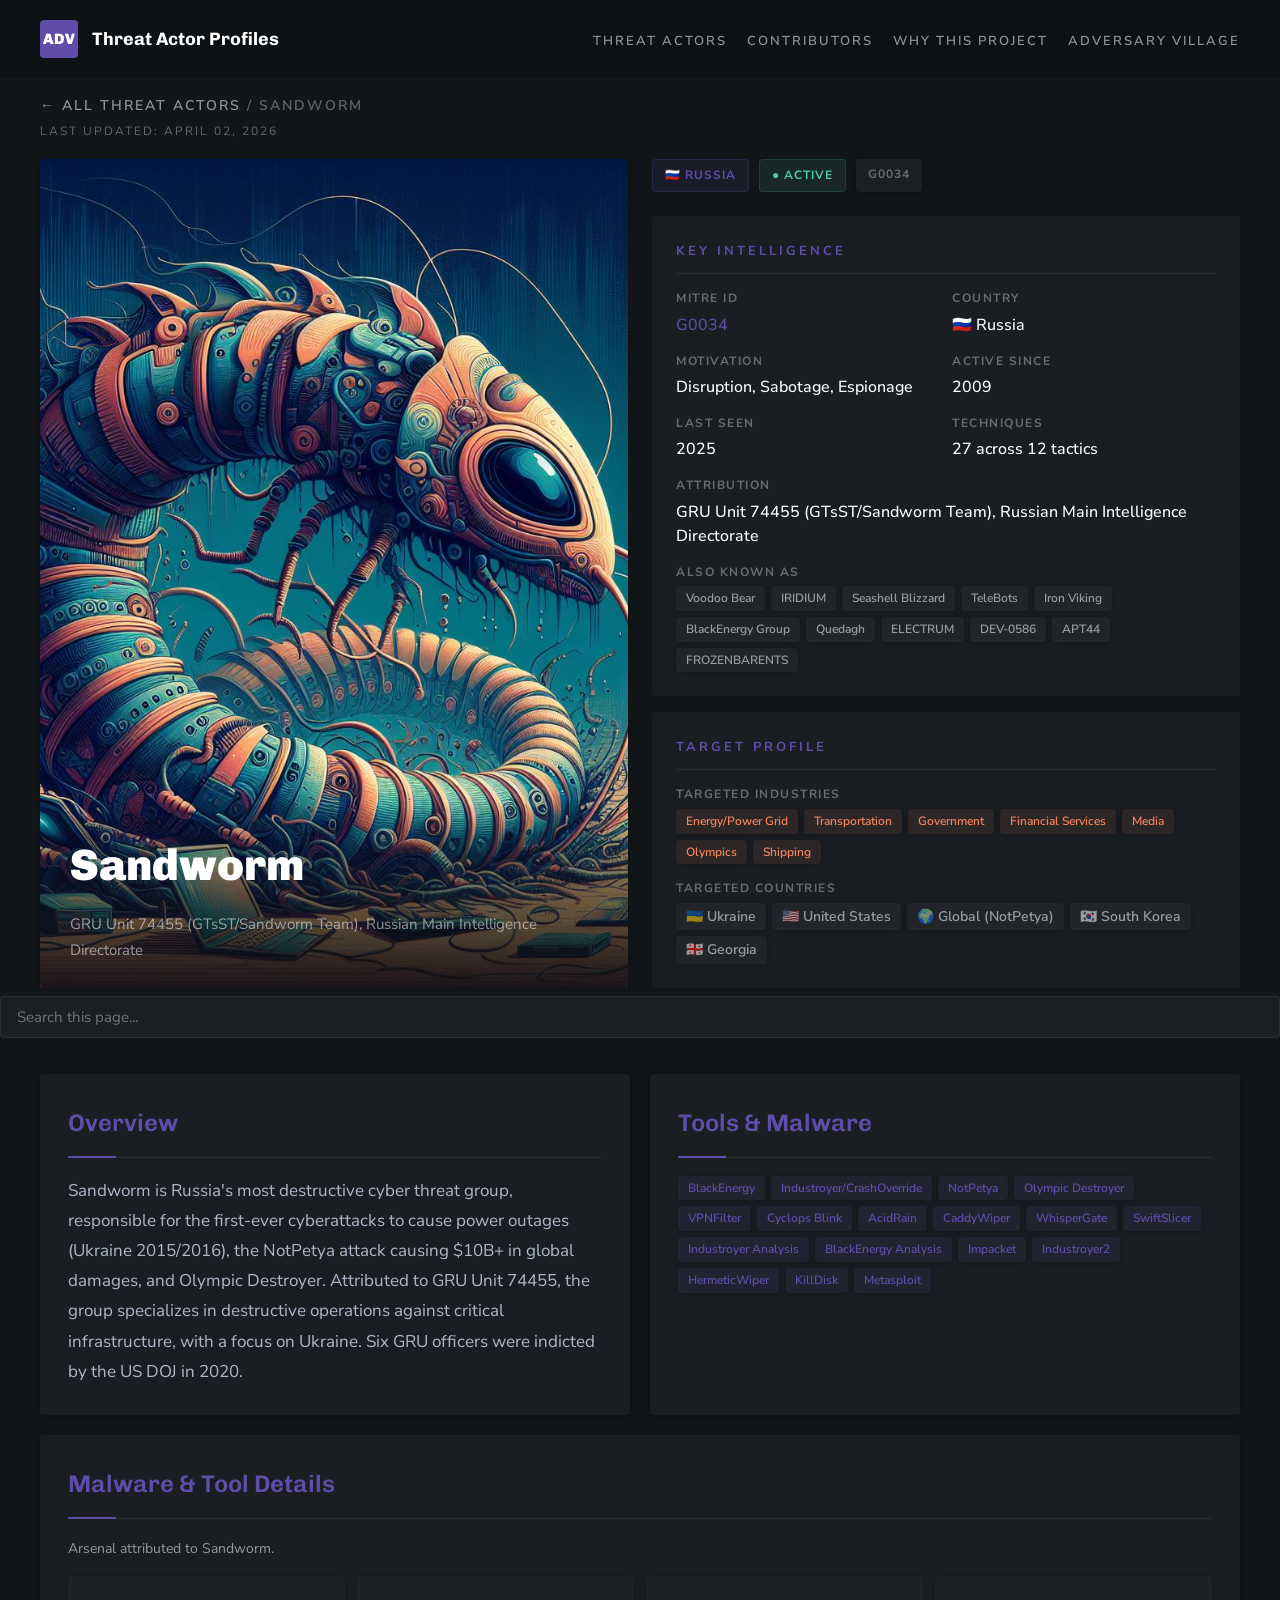
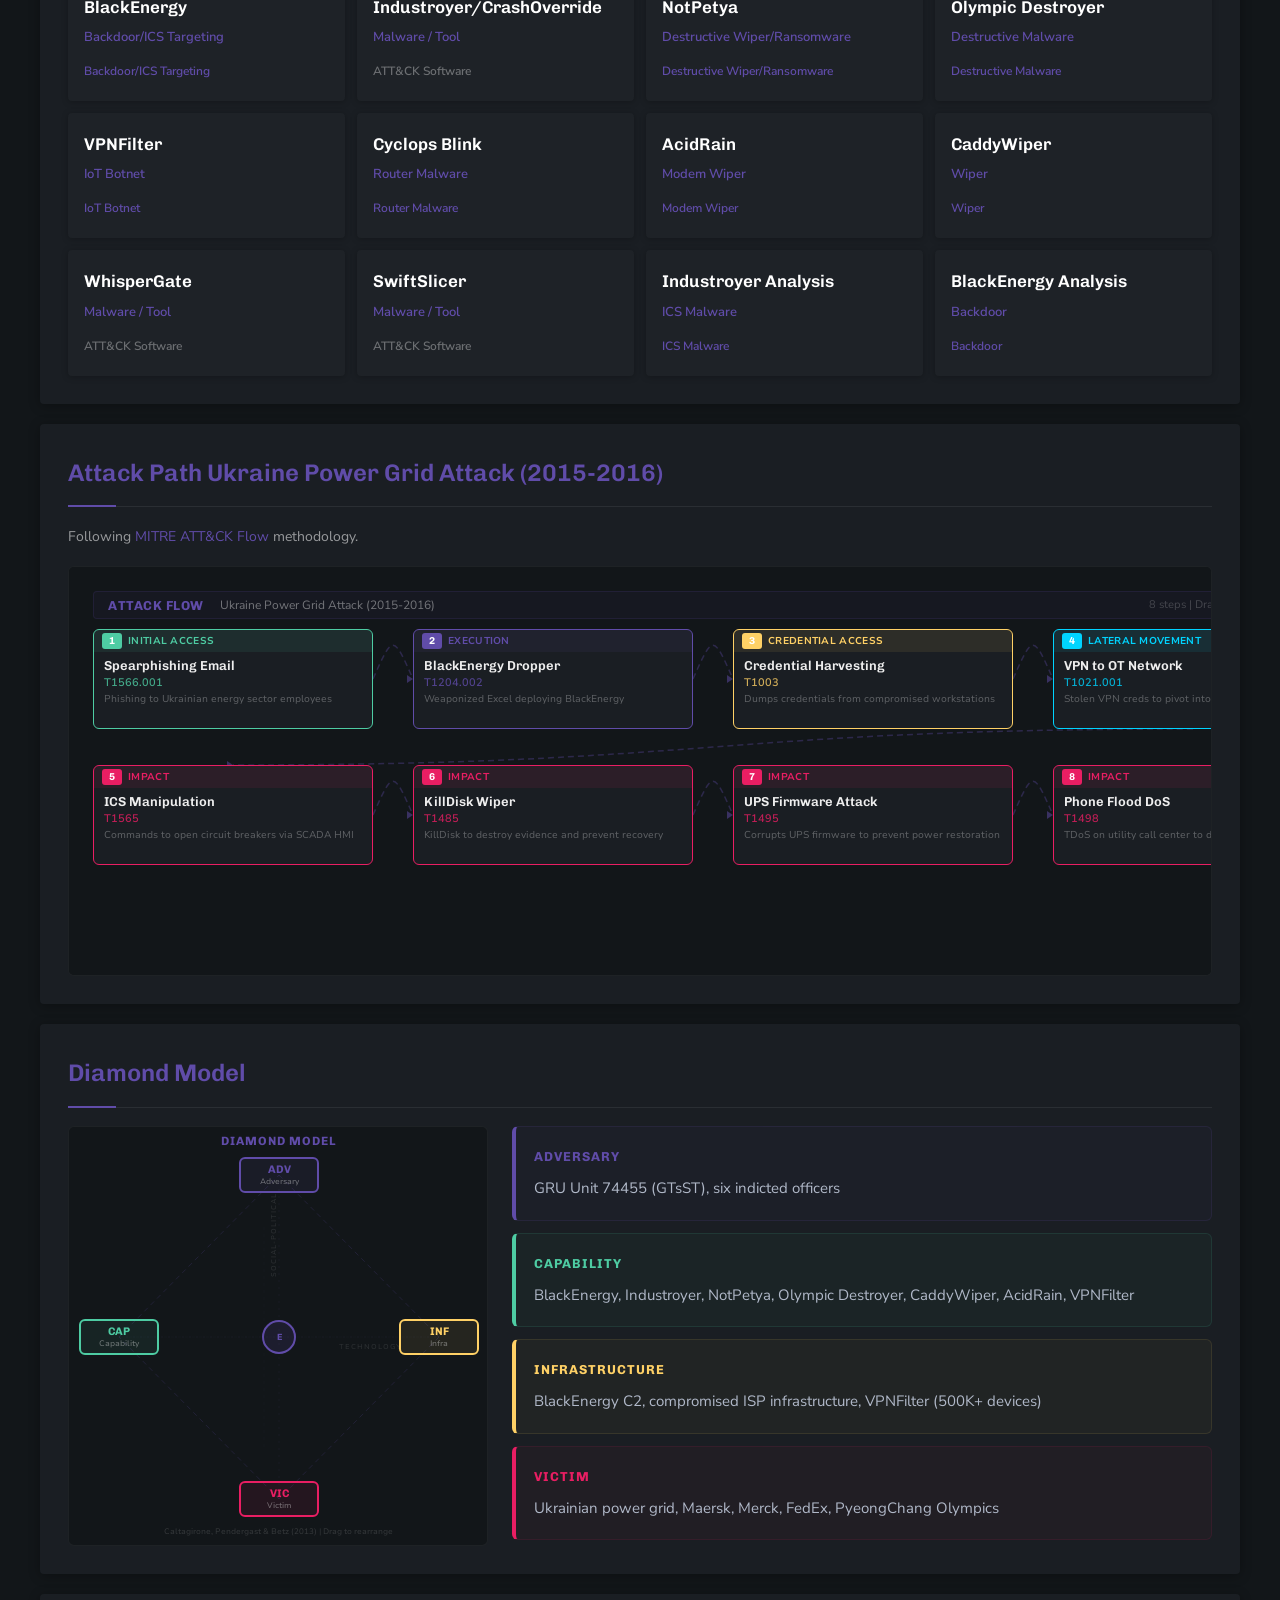
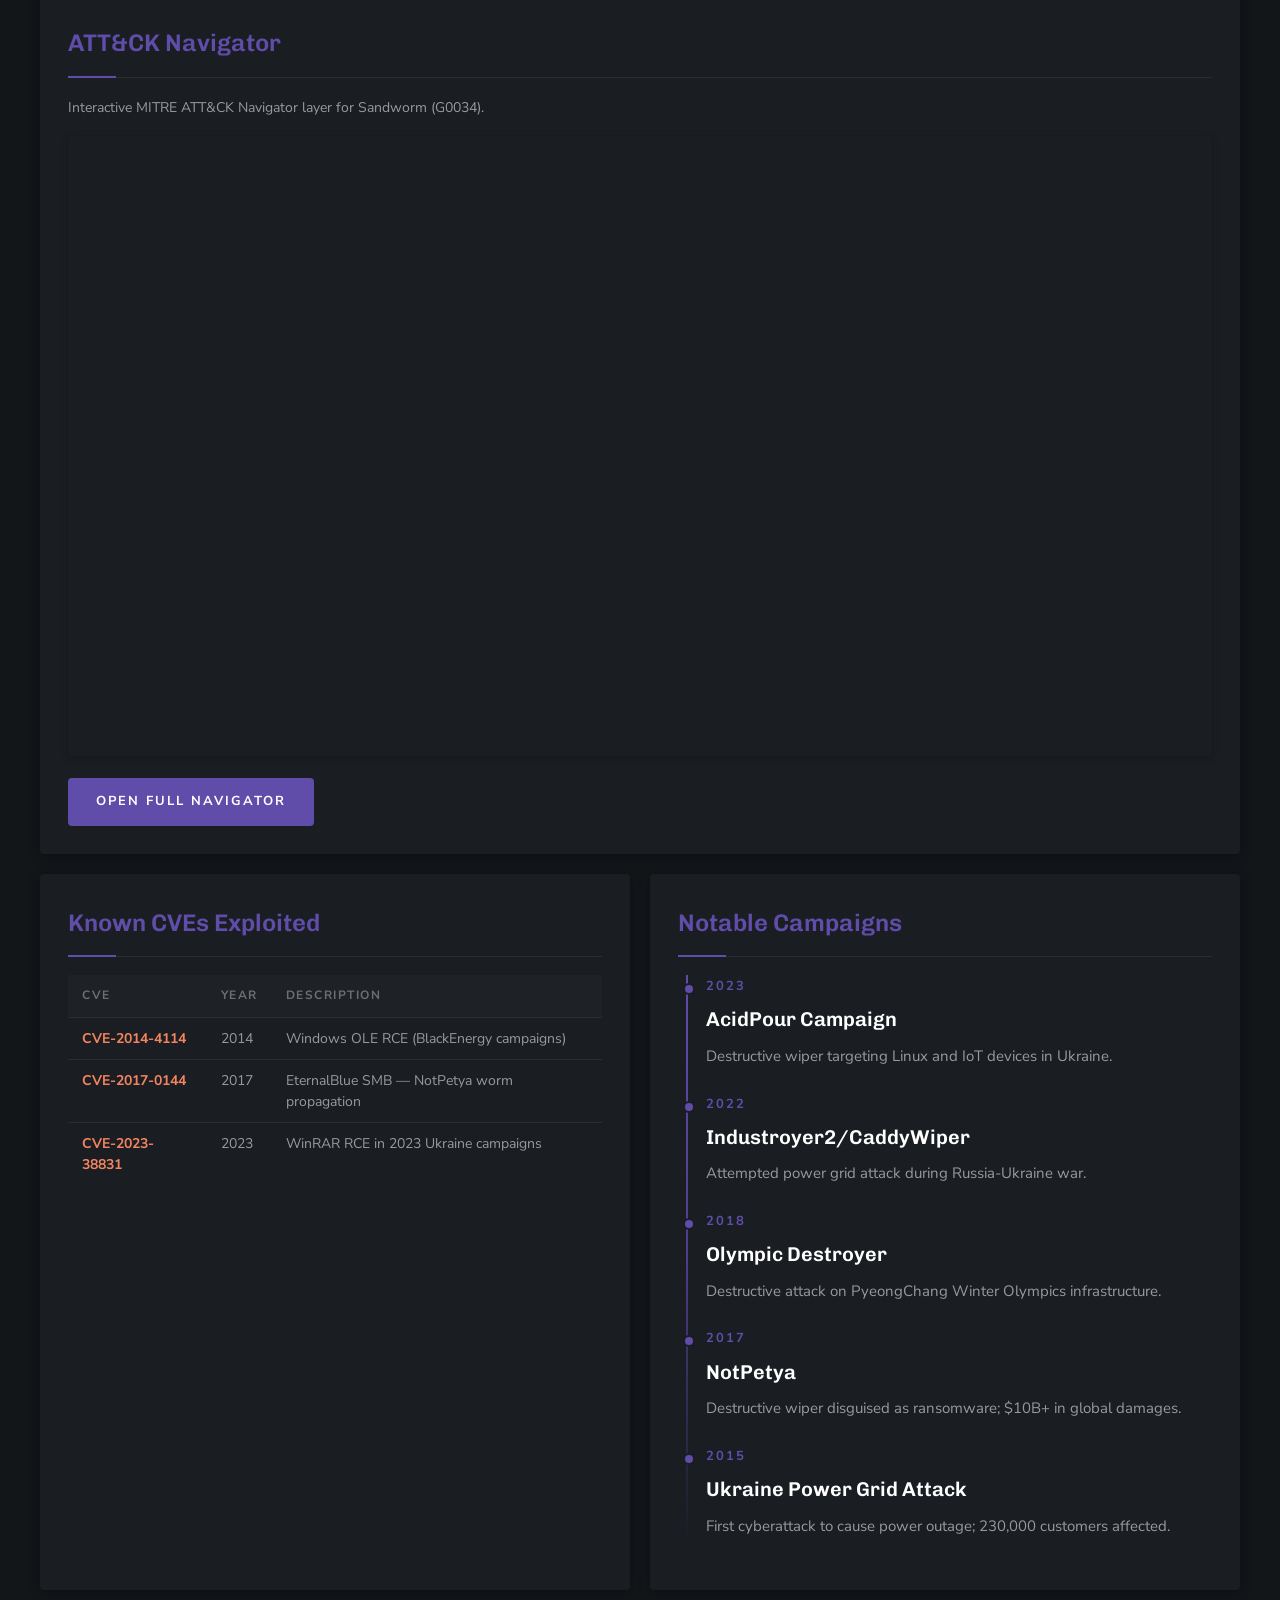
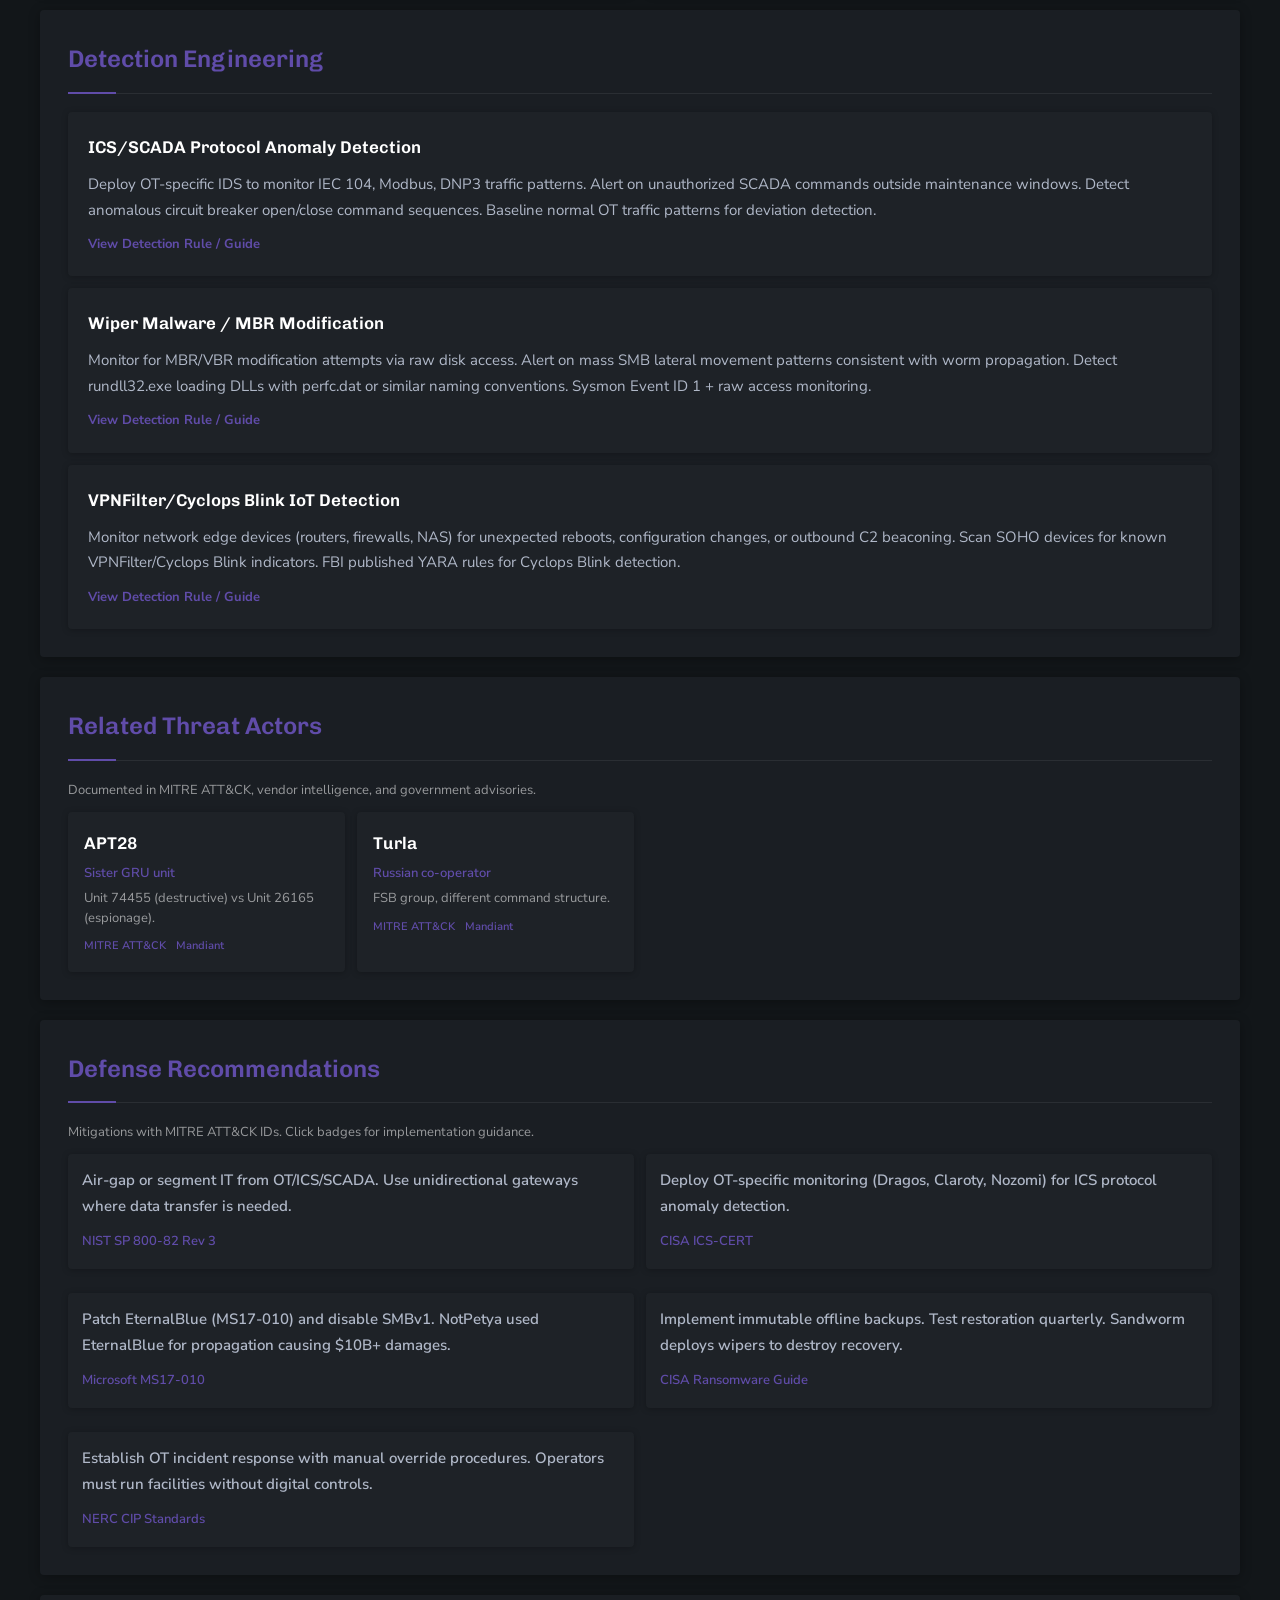
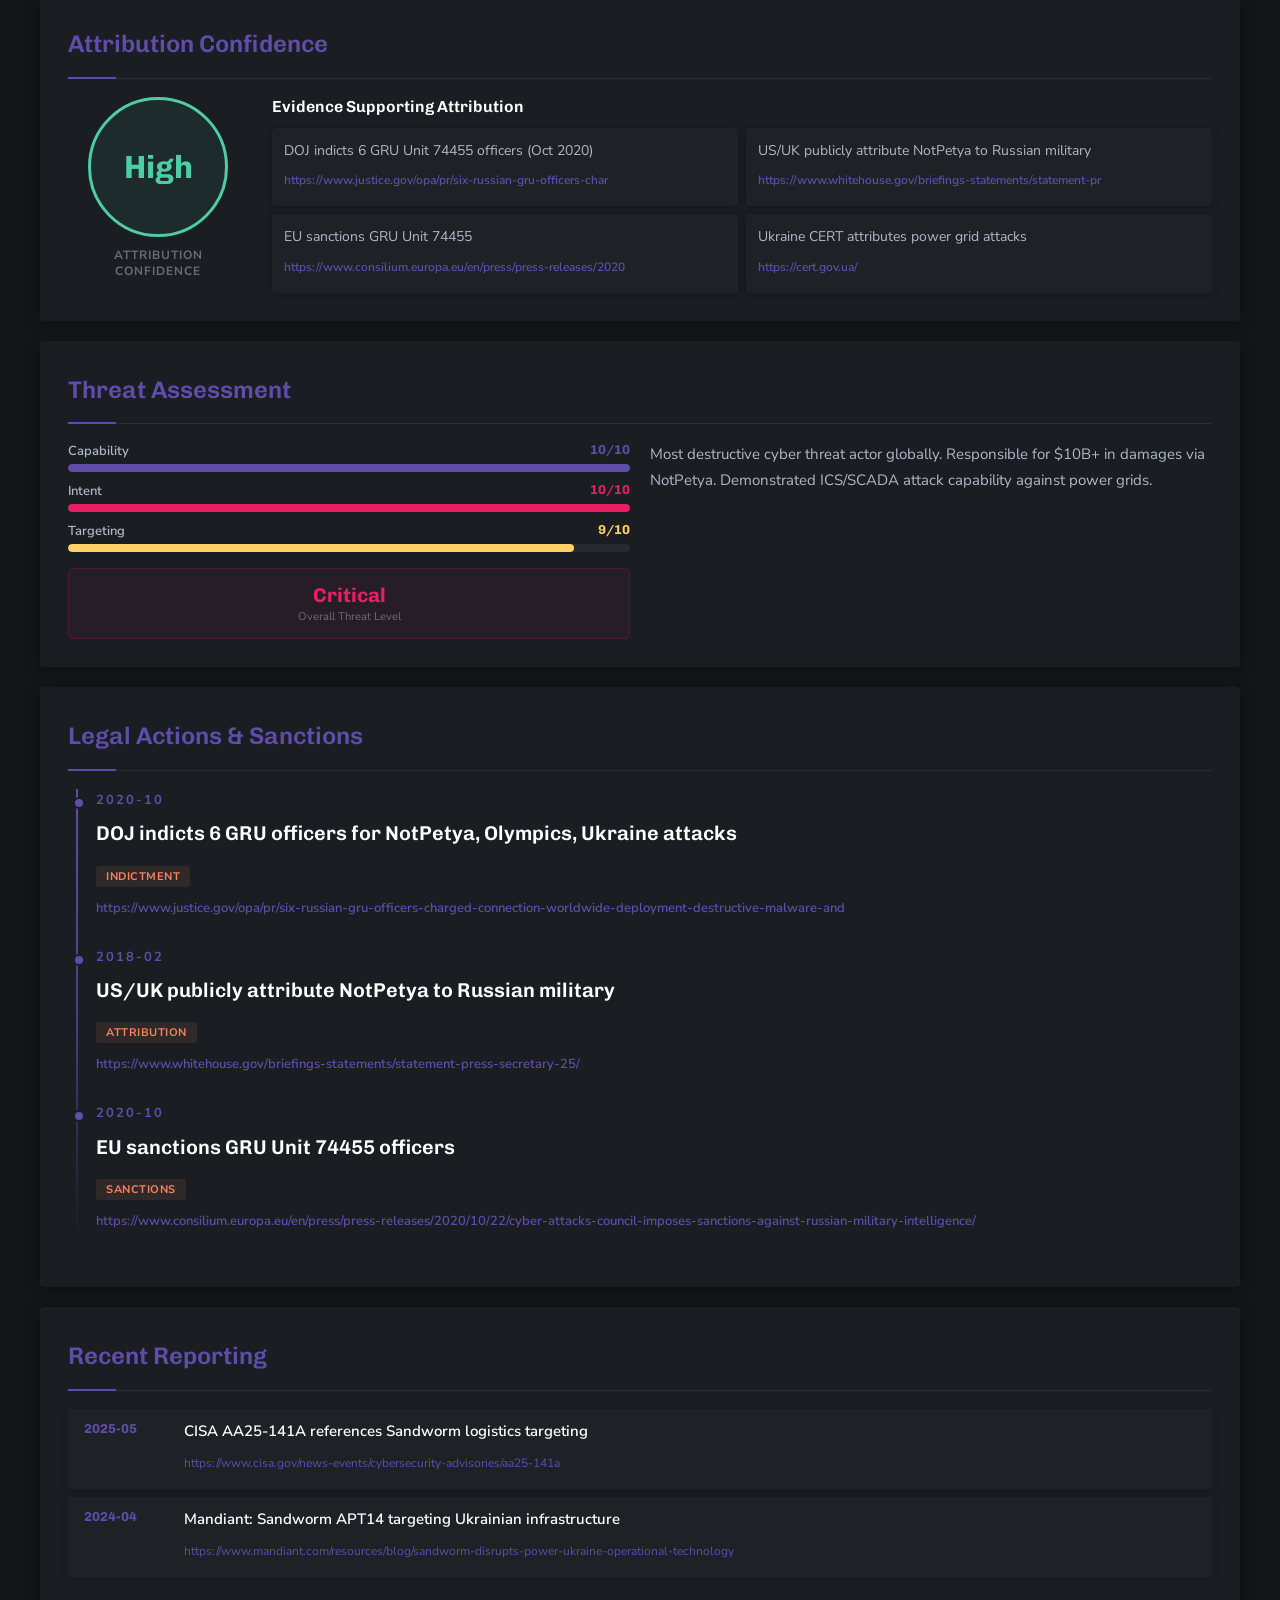
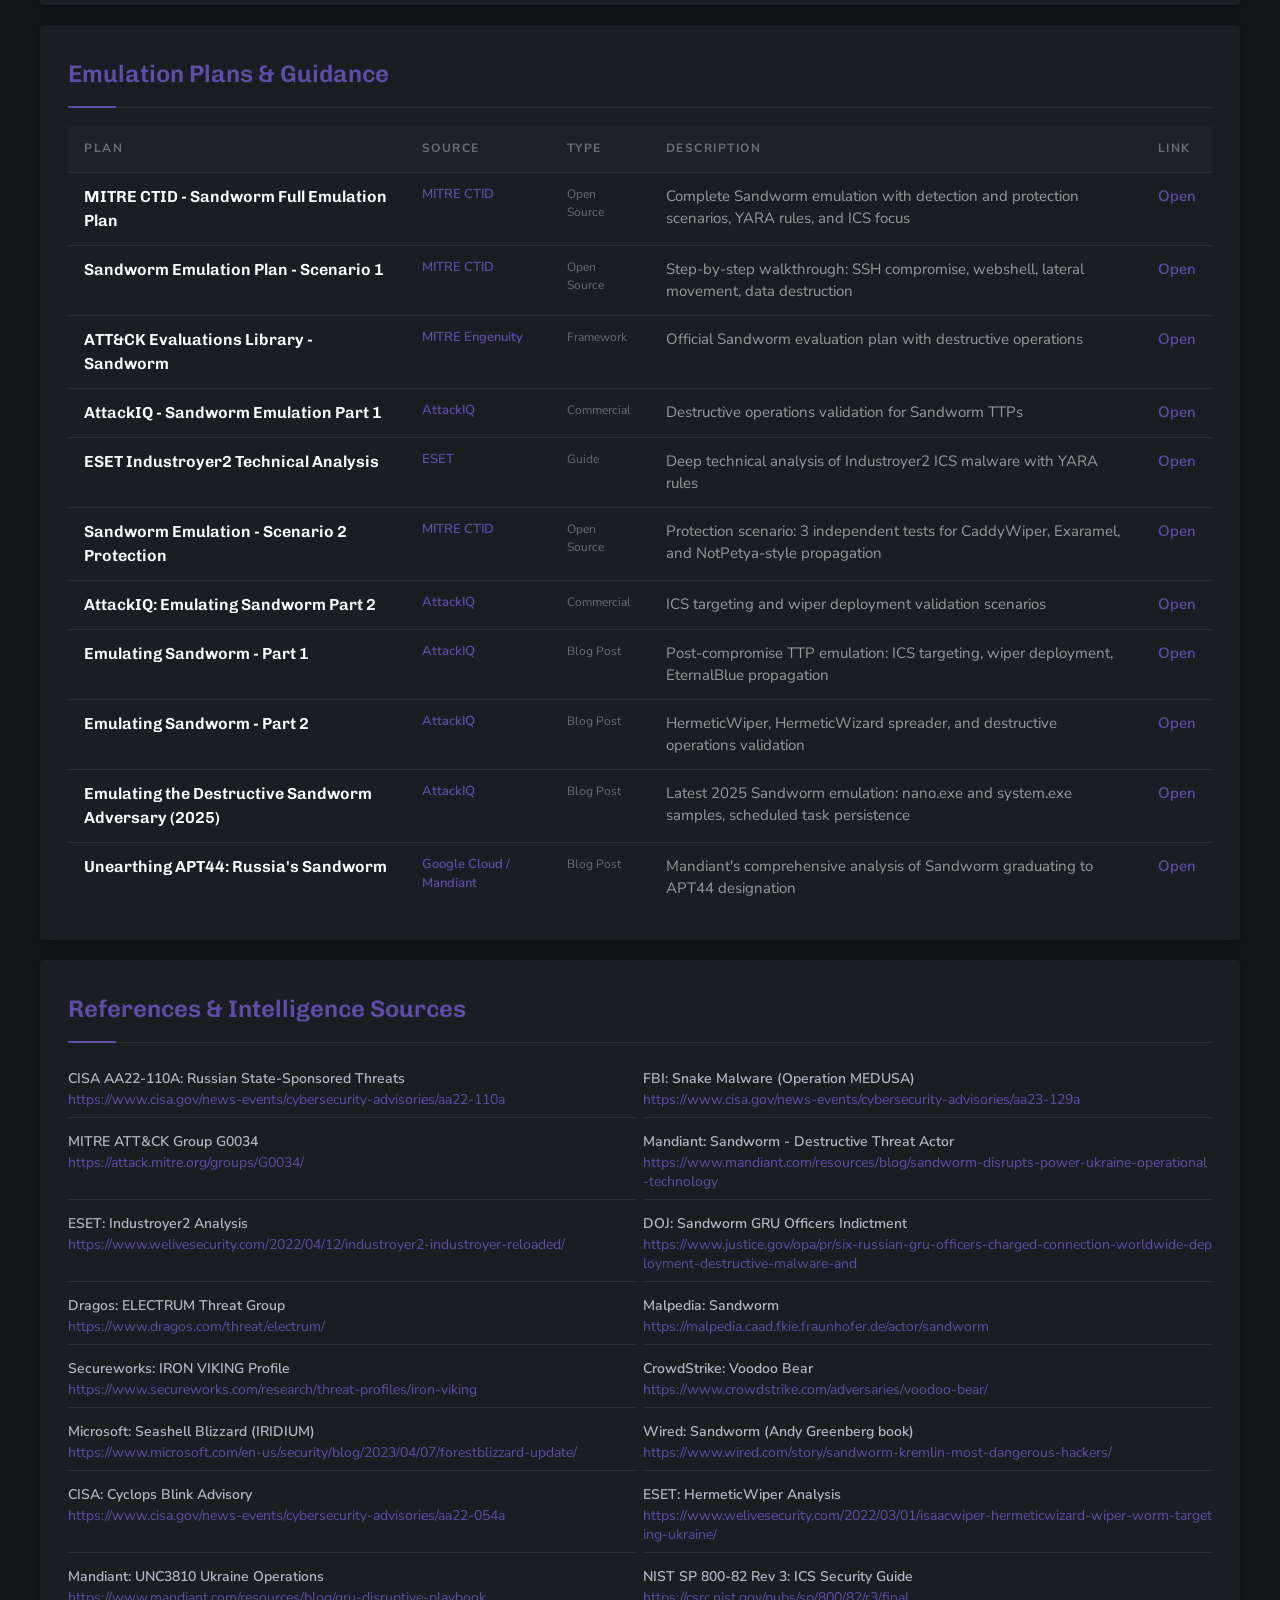
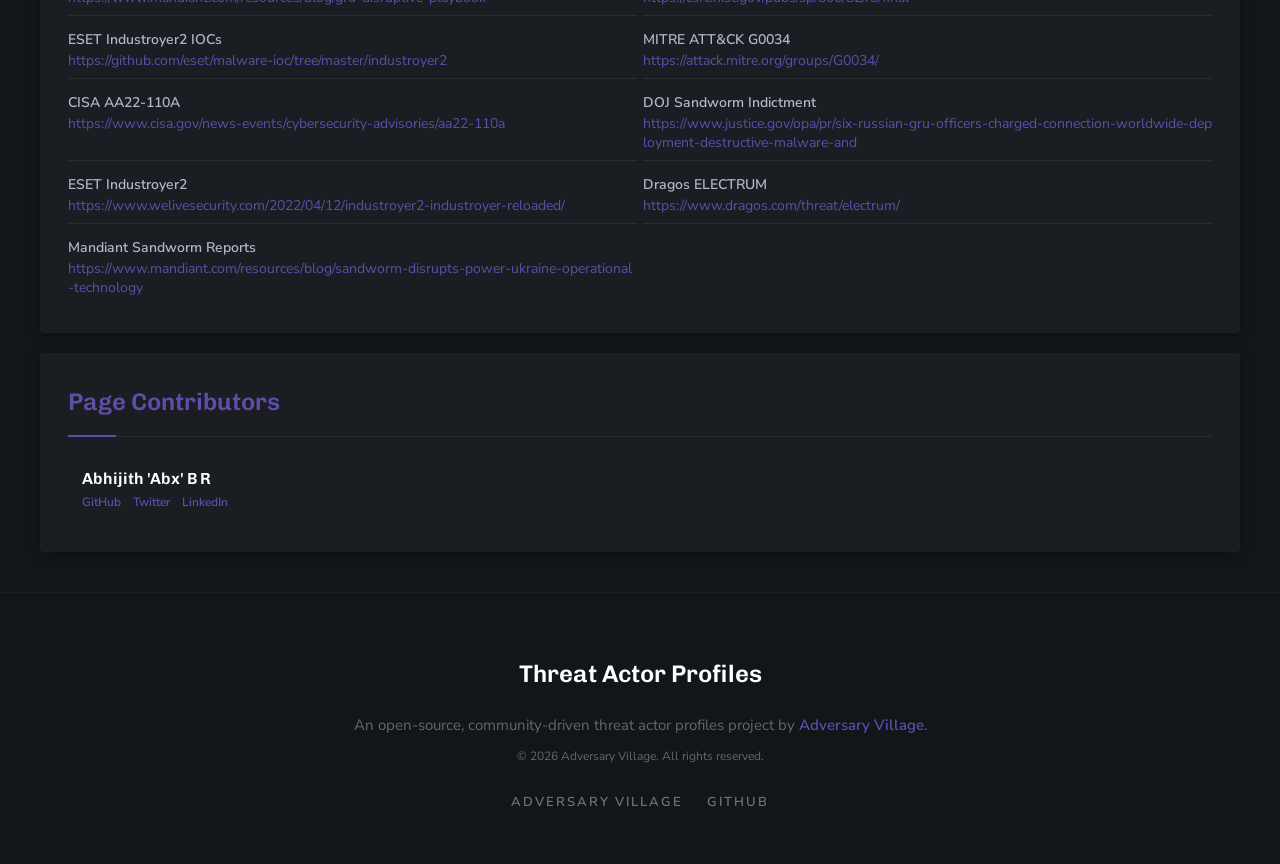
<file: sandworm/index.html>
<!DOCTYPE html>
<html lang="en">
<head><meta charset="UTF-8"><meta name="viewport" content="width=device-width,initial-scale=1.0"><title>Sandworm | Threat Actor Profiles</title><link rel="stylesheet" href="../css/style.css"><link rel="icon" type="image/svg+xml" href="data:image/svg+xml,
<svg xmlns='http://www.w3.org/2000/svg' viewBox='0 0 100 100'><text y='.9em' font-size='90'>☠️</text>
</svg>">
</head>
<body class="actor-page">
<nav class="nav-bar"><a href="../index.html" class="nav-brand"><div class="nav-brand-icon">ADV</div><div class="nav-brand-text">Threat Actor Profiles</div></a><ul class="nav-links"><li><a href="../">Threat Actors</a></li><li><a href="../contributors/">Contributors</a></li><li><a href="../why/">Why This Project</a></li><li><a href="https://adversaryvillage.org" target="_blank">Adversary Village</a></li>
</ul>
</nav>
<div class="breadcrumb"><a href="../">← All Threat Actors</a> / Sandworm <div style="font:400 1.2rem Nunito Sans;color:var(--td);margin-top:.4rem">Last updated: April 02, 2026</div></div>
<div class="actor-hero-split">
<div class="actor-hero-art">
<img src="../images/actors/sandworm.jpeg" alt="Sandworm" style="width:100%;height:100%;object-fit:cover;display:block">
    
    <div class="art-overlay"><div class="art-name">Sandworm</div><div class="art-sub">GRU Unit 74455 (GTsST/Sandworm Team), Russian Main Intelligence Directorate</div></div></div>

<div class="actor-hero-info"><div class="info-badges"><span class="card-tag tag-country">🇷🇺 Russia</span><span class="card-type-badge badge-nation">Nation-State</span><span class="card-tag tag-active">● Active</span><span class="card-tag" style="background:rgba(255,255,255,0.04);color:var(--td);border:none;box-shadow:0 1px 6px rgba(0,0,0,0.25)">G0034</span></div>
<div class="info-card">
<div class="info-card-title">Key Intelligence</div><div class="info-grid"><div class="info-field"><div class="info-label">MITRE ID</div><div class="info-value"><a href="https://attack.mitre.org/groups/G0034" target="_blank">G0034</a></div></div><div class="info-field"><div class="info-label">Country</div><div class="info-value">🇷🇺 Russia</div></div><div class="info-field"><div class="info-label">Motivation</div><div class="info-value">Disruption, Sabotage, Espionage</div></div><div class="info-field"><div class="info-label">Active Since</div><div class="info-value">2009</div></div><div class="info-field"><div class="info-label">Last Seen</div><div class="info-value">2025</div></div><div class="info-field"><div class="info-label">Techniques</div><div class="info-value">27 across 12 tactics</div></div><div class="info-field info-full"><div class="info-label">Attribution</div><div class="info-value">GRU Unit 74455 (GTsST/Sandworm Team), Russian Main Intelligence Directorate</div></div><div class="info-field info-full"><div class="info-label">Also Known As</div><div class="chip-list"><span class="chip">Voodoo Bear</span><span class="chip">IRIDIUM</span><span class="chip">Seashell Blizzard</span><span class="chip">TeleBots</span><span class="chip">Iron Viking</span><span class="chip">BlackEnergy Group</span><span class="chip">Quedagh</span><span class="chip">ELECTRUM</span><span class="chip">DEV-0586</span><span class="chip">APT44</span><span class="chip">FROZENBARENTS</span></div>
</div>
</div>
</div>
<div class="info-card" style="flex:0">
<div class="info-card-title">Target Profile</div><div class="info-grid"><div class="info-field info-full"><div class="info-label">Targeted Industries</div><div class="chip-list"><span class="chip chip-orange">Energy/Power Grid</span><span class="chip chip-orange">Transportation</span><span class="chip chip-orange">Government</span><span class="chip chip-orange">Financial Services</span><span class="chip chip-orange">Media</span><span class="chip chip-orange">Olympics</span><span class="chip chip-orange">Shipping</span></div></div><div class="info-field info-full"><div class="info-label">Targeted Countries</div><div class="chip-list"><span class="chip" style="font-size:1.4rem">🇺🇦 Ukraine</span><span class="chip" style="font-size:1.4rem">🇺🇸 United States</span><span class="chip" style="font-size:1.4rem">🌍 Global (NotPetya)</span><span class="chip" style="font-size:1.4rem">🇰🇷 South Korea</span><span class="chip" style="font-size:1.4rem">🇬🇪 Georgia</span></div>
</div>
</div>
</div></div></div>
<div id="page-search" class="page-search"><input type="text" id="page-search-input" placeholder="Search this page..." ></div>
<script>document.getElementById("page-search-input").addEventListener("input",function(e){var q=e.target.value.toLowerCase();document.querySelectorAll(".content-section,.detect-block").forEach(function(el){if(!q){el.style.display="";return}el.style.display=el.textContent.toLowerCase().includes(q)?"":"none"})});
</script>
<div class="actor-below">
<div class="actor-below-grid">
<div class="content-section">
<h2 class="section-title">Overview</h2><div class="description-text">Sandworm is Russia&#x27;s most destructive cyber threat group, responsible for the first-ever cyberattacks to cause power outages (Ukraine 2015/2016), the NotPetya attack causing $10B+ in global damages, and Olympic Destroyer. Attributed to GRU Unit 74455, the group specializes in destructive operations against critical infrastructure, with a focus on Ukraine. Six GRU officers were indicted by the US DOJ in 2020.</div></div>
<div class="content-section">
<h2 class="section-title">Tools & Malware</h2><div class="chip-list"><span class="chip chip-purple">BlackEnergy</span><span class="chip chip-purple">Industroyer/CrashOverride</span><span class="chip chip-purple">NotPetya</span><span class="chip chip-purple">Olympic Destroyer</span><span class="chip chip-purple">VPNFilter</span><span class="chip chip-purple">Cyclops Blink</span><span class="chip chip-purple">AcidRain</span><span class="chip chip-purple">CaddyWiper</span><span class="chip chip-purple">WhisperGate</span><span class="chip chip-purple">SwiftSlicer</span><span class="chip chip-purple">Industroyer Analysis</span><span class="chip chip-purple">BlackEnergy Analysis</span><span class="chip chip-purple">Impacket</span><span class="chip chip-purple">Industroyer2</span><span class="chip chip-purple">HermeticWiper</span><span class="chip chip-purple">KillDisk</span><span class="chip chip-purple">Metasploit</span></div></div>
<div class="content-section actor-below-full">
<h2 class="section-title">Malware & Tool Details</h2><p style="color:var(--tm);font-size:1.4rem;margin-bottom:1.4rem">Arsenal attributed to Sandworm.</p><div class="related-grid"><div class="related-card"><div class="related-card-name">BlackEnergy</div><div class="related-card-rel">Backdoor/ICS Targeting</div><a href="https://attack.mitre.org/software/S0089/" target="_blank" style="display:inline-block;margin-top:.6rem;font-size:1.2rem;font-weight:600;color:var(--p)">Backdoor/ICS Targeting</a></div><div class="related-card"><div class="related-card-name">Industroyer/CrashOverride</div><div class="related-card-rel">Malware / Tool</div><a href="https://attack.mitre.org/software/" target="_blank" style="display:inline-block;margin-top:.6rem;font-size:1.2rem;font-weight:600;color:var(--td)">ATT&CK Software</a></div><div class="related-card"><div class="related-card-name">NotPetya</div><div class="related-card-rel">Destructive Wiper/Ransomware</div><a href="https://attack.mitre.org/software/S0368/" target="_blank" style="display:inline-block;margin-top:.6rem;font-size:1.2rem;font-weight:600;color:var(--p)">Destructive Wiper/Ransomware</a></div><div class="related-card"><div class="related-card-name">Olympic Destroyer</div><div class="related-card-rel">Destructive Malware</div><a href="https://attack.mitre.org/software/S0365/" target="_blank" style="display:inline-block;margin-top:.6rem;font-size:1.2rem;font-weight:600;color:var(--p)">Destructive Malware</a></div><div class="related-card"><div class="related-card-name">VPNFilter</div><div class="related-card-rel">IoT Botnet</div><a href="https://attack.mitre.org/software/S0496/" target="_blank" style="display:inline-block;margin-top:.6rem;font-size:1.2rem;font-weight:600;color:var(--p)">IoT Botnet</a></div><div class="related-card"><div class="related-card-name">Cyclops Blink</div><div class="related-card-rel">Router Malware</div><a href="https://www.ncsc.gov.uk/news/joint-advisory-shows-new-sandworm-malware-cyclops-blink-replaces-vpnfilter" target="_blank" style="display:inline-block;margin-top:.6rem;font-size:1.2rem;font-weight:600;color:var(--p)">Router Malware</a></div><div class="related-card"><div class="related-card-name">AcidRain</div><div class="related-card-rel">Modem Wiper</div><a href="https://www.sentinelone.com/labs/acidrain-a-modem-wiper-rains-down-on-europe/" target="_blank" style="display:inline-block;margin-top:.6rem;font-size:1.2rem;font-weight:600;color:var(--p)">Modem Wiper</a></div><div class="related-card"><div class="related-card-name">CaddyWiper</div><div class="related-card-rel">Wiper</div><a href="https://www.welivesecurity.com/2022/03/15/caddywiper-new-wiper-malware-discovered-ukraine/" target="_blank" style="display:inline-block;margin-top:.6rem;font-size:1.2rem;font-weight:600;color:var(--p)">Wiper</a></div><div class="related-card"><div class="related-card-name">WhisperGate</div><div class="related-card-rel">Malware / Tool</div><a href="https://attack.mitre.org/software/" target="_blank" style="display:inline-block;margin-top:.6rem;font-size:1.2rem;font-weight:600;color:var(--td)">ATT&CK Software</a></div><div class="related-card"><div class="related-card-name">SwiftSlicer</div><div class="related-card-rel">Malware / Tool</div><a href="https://attack.mitre.org/software/" target="_blank" style="display:inline-block;margin-top:.6rem;font-size:1.2rem;font-weight:600;color:var(--td)">ATT&CK Software</a></div><div class="related-card"><div class="related-card-name">Industroyer Analysis</div><div class="related-card-rel">ICS Malware</div><a href="https://www.welivesecurity.com/2022/04/12/industroyer2-industroyer-reloaded/" target="_blank" style="display:inline-block;margin-top:.6rem;font-size:1.2rem;font-weight:600;color:var(--p)">ICS Malware</a></div><div class="related-card"><div class="related-card-name">BlackEnergy Analysis</div><div class="related-card-rel">Backdoor</div><a href="https://www.welivesecurity.com/2016/01/03/blackenergy-sshbeardoor-details-2015-attacks-ukrainian-news-media-electric-industry/" target="_blank" style="display:inline-block;margin-top:.6rem;font-size:1.2rem;font-weight:600;color:var(--p)">Backdoor</a></div></div></div>
<div class="content-section actor-below-full">
<h2 class="section-title">Attack Path Ukraine Power Grid Attack (2015-2016)</h2><p style="color:var(--tm);font-size:1.4rem;margin-bottom:1.6rem">Following <a href="https://center-for-threat-informed-defense.github.io/attack-flow/" target="_blank">MITRE ATT&CK Flow</a> methodology.</p><div id="af203405" style="position:relative;width:100%;overflow-x:auto;background:#121619;border-radius:6px;border:1px solid rgba(255,255,255,0.05)"><div id="af203405w" style="position:relative;width:1288px;height:408px;min-height:300px"><div style="position:absolute;left:24px;top:24px;right:24px;height:28px;background:rgba(96,76,169,0.06);border:1px solid rgba(96,76,169,0.15);border-radius:4px;display:flex;align-items:center;padding:0 14px"><span style="font-family:Chivo,sans-serif;font-size:13px;font-weight:700;color:#604ca9;letter-spacing:0.5px">ATTACK FLOW</span><span style="font-family:Nunito Sans,sans-serif;font-size:12px;color:rgba(255,255,255,0.4);margin-left:16px">Ukraine Power Grid Attack (2015-2016)</span><span style="font-family:Nunito Sans,sans-serif;font-size:11px;color:rgba(255,255,255,0.2);margin-left:auto">8 steps | Drag nodes to rearrange</span></div>
<svg id="af203405svg" style="position:absolute;inset:0;width:100%;height:100%;pointer-events:none">
</svg><div id="af203405nodes"></div></div></div>
<script>(function(){var D=[{"i": 0, "x": 24, "y": 62, "tc": "#4ecca3", "tactic": "Initial Access", "step": "Spearphishing Email", "tid": "T1566.001", "desc": "Phishing to Ukrainian energy sector employees"}, {"i": 1, "x": 344, "y": 62, "tc": "#604ca9", "tactic": "Execution", "step": "BlackEnergy Dropper", "tid": "T1204.002", "desc": "Weaponized Excel deploying BlackEnergy"}, {"i": 2, "x": 664, "y": 62, "tc": "#ffd166", "tactic": "Credential Access", "step": "Credential Harvesting", "tid": "T1003", "desc": "Dumps credentials from compromised workstations"}, {"i": 3, "x": 984, "y": 62, "tc": "#00d4ff", "tactic": "Lateral Movement", "step": "VPN to OT Network", "tid": "T1021.001", "desc": "Stolen VPN creds to pivot into SCADA/ICS"}, {"i": 4, "x": 24, "y": 198, "tc": "#E91E63", "tactic": "Impact", "step": "ICS Manipulation", "tid": "T1565", "desc": "Commands to open circuit breakers via SCADA HMI"}, {"i": 5, "x": 344, "y": 198, "tc": "#E91E63", "tactic": "Impact", "step": "KillDisk Wiper", "tid": "T1485", "desc": "KillDisk to destroy evidence and prevent recovery"}, {"i": 6, "x": 664, "y": 198, "tc": "#E91E63", "tactic": "Impact", "step": "UPS Firmware Attack", "tid": "T1495", "desc": "Corrupts UPS firmware to prevent power restoration"}, {"i": 7, "x": 984, "y": 198, "tc": "#E91E63", "tactic": "Impact", "step": "Phone Flood DoS", "tid": "T1498", "desc": "TDoS on utility call center to delay response"}];var W=280,H=100,ct=document.getElementById("af203405nodes"),sv=document.getElementById("af203405svg");function mkN(){ct.innerHTML="";D.forEach(function(n){var d=document.createElement("div");d.className="afn";d.dataset.idx=n.i;d.style.cssText="position:absolute;left:"+n.x+"px;top:"+n.y+"px;width:"+W+"px;height:"+H+"px;background:#1a1e23;border:1.5px solid "+n.tc+";border-radius:6px;cursor:grab;user-select:none;overflow:hidden;transition:box-shadow 0.2s";d.innerHTML='<div style="height:22px;background:'+n.tc+'15;display:flex;align-items:center;padding:0 8px"><span style="background:'+n.tc+';color:#fff;font:700 10px Chivo;padding:2px 7px;border-radius:3px;margin-right:6px">'+(n.i+1)+'</span><span style="font:700 10px Nunito Sans;color:'+n.tc+';letter-spacing:0.3px">'+n.tactic.toUpperCase().slice(0,24)+'</span></div><div style="padding:6px 10px"><div style="font:600 13px Chivo;color:#eee;white-space:nowrap;overflow:hidden;text-overflow:ellipsis">'+n.step+'</div><div style="font:600 11px Nunito Sans;color:'+n.tc+';opacity:0.8;margin-top:2px">'+n.tid+'</div><div style="font:400 10px Nunito Sans;color:rgba(255,255,255,0.3);margin-top:2px;white-space:nowrap;overflow:hidden;text-overflow:ellipsis">'+n.desc+'</div></div>';d.title=n.step+"\n"+n.tactic+"\n"+n.tid+"\n"+n.desc;ct.appendChild(d)})}function mkE(){var s="";for(var i=1;i<D.length;i++){var a=D[i-1],b=D[i];var x1=a.x+W,y1=a.y+H/2,x2=b.x,y2=b.y+H/2;if(b.x<=a.x){x1=a.x+W/2;y1=a.y+H;x2=b.x+W/2;y2=b.y}var mx=(x1+x2)/2;var cyo=y1===y2?-45:0;s+='<path d="M'+x1+' '+y1+' C'+mx+' '+(y1+cyo)+' '+mx+' '+(y2+cyo)+' '+x2+' '+y2+'" fill="none" stroke="rgba(96,76,169,0.35)" stroke-width="1.5" stroke-dasharray="6 4"/>';s+='<polygon points="'+(x2-6)+','+(y2-4)+' '+x2+','+y2+' '+(x2-6)+','+(y2+4)+'" fill="rgba(96,76,169,0.5)"/>'}sv.innerHTML=s}mkN();mkE();var drag=null,ox=0,oy=0;ct.addEventListener("mousedown",function(e){var t=e.target.closest(".afn");if(!t)return;drag=t;var r=t.getBoundingClientRect();ox=e.clientX-r.left;oy=e.clientY-r.top;t.style.cursor="grabbing";t.style.zIndex=10;t.style.boxShadow="0 8px 32px rgba(96,76,169,0.3)";e.preventDefault()});document.addEventListener("mousemove",function(e){if(!drag)return;var p=ct.getBoundingClientRect();var nx=e.clientX-p.left-ox,ny=e.clientY-p.top-oy;drag.style.left=nx+"px";drag.style.top=ny+"px";var idx=+drag.dataset.idx;D[idx].x=nx;D[idx].y=ny;mkE()});document.addEventListener("mouseup",function(){if(drag){drag.style.cursor="grab";drag.style.zIndex=1;drag.style.boxShadow="none";drag=null}});ct.addEventListener("touchstart",function(e){var t=e.target.closest(".afn");if(!t)return;drag=t;var r=t.getBoundingClientRect();ox=e.touches[0].clientX-r.left;oy=e.touches[0].clientY-r.top;t.style.zIndex=10;e.preventDefault()},{passive:false});document.addEventListener("touchmove",function(e){if(!drag)return;var p=ct.getBoundingClientRect();var nx=e.touches[0].clientX-p.left-ox,ny=e.touches[0].clientY-p.top-oy;drag.style.left=nx+"px";drag.style.top=ny+"px";D[+drag.dataset.idx].x=nx;D[+drag.dataset.idx].y=ny;mkE()},{passive:false});document.addEventListener("touchend",function(){if(drag){drag.style.zIndex=1;drag=null}})})();
</script></div>
<div class="content-section actor-below-full">
<h2 class="section-title">Diamond Model</h2><div class="grid-2col-wide"><div id="dm796566" style="position:relative;width:420px;height:420px;background:#121619;border-radius:6px;border:1px solid rgba(255,255,255,0.05)">
<svg id="dm796566svg" style="position:absolute;inset:0;width:100%;height:100%;pointer-events:none">
</svg><div id="dm796566n"></div><div style="position:absolute;bottom:8px;left:0;right:0;text-align:center;font:8px Nunito Sans;color:rgba(255,255,255,0.15)">Caltagirone, Pendergast &amp; Betz (2013) | Drag to rearrange</div></div><div style="display:flex;flex-direction:column;gap:1.2rem"><div class="panel-purple"><div class="panel-label" style="color:#604ca9">ADVERSARY</div><div class="panel-body">GRU Unit 74455 (GTsST), six indicted officers</div></div><div class="panel-green"><div class="panel-label" style="color:#4ecca3">CAPABILITY</div><div class="panel-body">BlackEnergy, Industroyer, NotPetya, Olympic Destroyer, CaddyWiper, AcidRain, VPNFilter</div></div><div class="panel-yellow"><div class="panel-label" style="color:#ffd166">INFRASTRUCTURE</div><div class="panel-body">BlackEnergy C2, compromised ISP infrastructure, VPNFilter (500K+ devices)</div></div><div class="panel-pink"><div class="panel-label" style="color:#E91E63">VICTIM</div><div class="panel-body">Ukrainian power grid, Maersk, Merck, FedEx, PyeongChang Olympics</div>
</div>
</div>
</div>
<script>(function(){var ct=document.getElementById("dm796566n"),sv=document.getElementById("dm796566svg");var ns=[{id:0,x:170,y:30,w:80,h:36,label:"ADV",sub:"Adversary",c:"#604ca9",bg:"rgba(96,76,169,0.1)"},{id:1,x:170,y:354,w:80,h:36,label:"VIC",sub:"Victim",c:"#E91E63",bg:"rgba(233,30,99,0.08)"},{id:2,x:10,y:192,w:80,h:36,label:"CAP",sub:"Capability",c:"#4ecca3",bg:"rgba(78,204,163,0.08)"},{id:3,x:330,y:192,w:80,h:36,label:"INF",sub:"Infra",c:"#ffd166",bg:"rgba(255,209,102,0.08)"},{id:4,x:193,y:193,w:34,h:34,label:"E",sub:"Event",c:"#604ca9",bg:"rgba(96,76,169,0.15)"}];var edges=[[0,3],[3,1],[1,2],[2,0],[0,1],[2,3]];function mk(){ct.innerHTML="";ns.forEach(function(n){var d=document.createElement("div");d.dataset.idx=n.id;d.style.cssText="position:absolute;left:"+n.x+"px;top:"+n.y+"px;width:"+n.w+"px;height:"+n.h+"px;background:"+n.bg+";border:2px solid "+n.c+";border-radius:"+(n.id===4?"50%":"6px")+";cursor:grab;display:flex;flex-direction:column;align-items:center;justify-content:center;user-select:none;z-index:2;transition:box-shadow 0.2s";d.innerHTML='<span style="font:700 '+(n.id===4?'9':'11')+'px Chivo;color:'+n.c+'">'+n.label+'</span>'+(n.id!==4?'<span style="font:400 8px Nunito Sans;color:rgba(255,255,255,0.4)">'+n.sub+'</span>':'');d.title=n.sub;ct.appendChild(d)})}function mkE(){var s='<text x="210" y="18" font-family="Chivo" font-size="12" font-weight="700" fill="#604ca9" text-anchor="middle" letter-spacing="1">DIAMOND MODEL</text>';s+='<line x1="195" y1="100" x2="195" y2="320" stroke="#604ca9" stroke-width="0.5" opacity="0.08" stroke-dasharray="3 4"/>';s+='<line x1="60" y1="210" x2="370" y2="210" stroke="#604ca9" stroke-width="0.5" opacity="0.08" stroke-dasharray="3 4"/>';s+='<text x="207" y="150" font-family="Nunito Sans" font-size="7" fill="rgba(255,255,255,0.12)" letter-spacing="1" transform="rotate(-90,207,150)">SOCIAL-POLITICAL</text>';s+='<text x="270" y="222" font-family="Nunito Sans" font-size="7" fill="rgba(255,255,255,0.12)" letter-spacing="1">TECHNOLOGY</text>';edges.forEach(function(e,i){var a=ns[e[0]],b=ns[e[1]];var x1=a.x+a.w/2,y1=a.y+a.h/2,x2=b.x+b.w/2,y2=b.y+b.h/2;var dash=i>=4?"2 5":"5 4",op=i>=4?"0.08":"0.2";s+='<line x1="'+x1+'" y1="'+y1+'" x2="'+x2+'" y2="'+y2+'" stroke="#604ca9" stroke-width="1" opacity="'+op+'" stroke-dasharray="'+dash+'"/>'});sv.innerHTML=s}mk();mkE();var drag=null,ox=0,oy=0;ct.addEventListener("mousedown",function(e){var t=e.target.closest("[data-idx]");if(!t)return;drag=t;var r=t.getBoundingClientRect();ox=e.clientX-r.left;oy=e.clientY-r.top;t.style.cursor="grabbing";t.style.zIndex=10;t.style.boxShadow="0 4px 20px rgba(96,76,169,0.3)";e.preventDefault()});document.addEventListener("mousemove",function(e){if(!drag)return;var p=document.getElementById("dm796566").getBoundingClientRect();var nx=e.clientX-p.left-ox,ny=e.clientY-p.top-oy;drag.style.left=nx+"px";drag.style.top=ny+"px";var idx=+drag.dataset.idx;ns[idx].x=nx;ns[idx].y=ny;mkE()});document.addEventListener("mouseup",function(){if(drag){drag.style.cursor="grab";drag.style.zIndex=2;drag.style.boxShadow="none";drag=null}})})();
</script></div>
<div class="content-section actor-below-full">
<h2 class="section-title">ATT&CK Navigator</h2><p style="color:var(--tm);font-size:1.4rem;margin-bottom:1.6rem">Interactive MITRE ATT&CK Navigator layer for Sandworm (G0034).</p><div style="position:relative"><div id="nav-skel-sandworm" class="nav-skel"><div class="nav-spinner"></div><div style="font-size:1.3rem;color:var(--td)">Loading ATT&CK Navigator...</div></div>
<iframe class="navigator-frame" src="https://mitre-attack.github.io/attack-navigator/#layerURL=https%3A%2F%2Fattack.mitre.org%2Fgroups%2FG0034%2FG0034-enterprise-layer.json" title="ATT&CK Navigator" loading="lazy" sandbox="allow-scripts allow-same-origin allow-popups" onload="var s=document.getElementById('nav-skel-'+'sandworm');if(s)s.style.display='none'"></iframe></div><a href="https://mitre-attack.github.io/attack-navigator/#layerURL=https%3A%2F%2Fattack.mitre.org%2Fgroups%2FG0034%2FG0034-enterprise-layer.json" target="_blank" class="navigator-link">Open Full Navigator</a></div>
<div class="content-section">
<h2 class="section-title">Known CVEs Exploited</h2>
<table class="cve-table">
<thead><tr><th>CVE</th><th>Year</th><th>Description</th></tr>
</thead>
<tbody><tr><td class="cve-id"><a href="https://nvd.nist.gov/vuln/detail/CVE-2014-4114" target="_blank">CVE-2014-4114</a></td><td>2014</td><td>Windows OLE RCE (BlackEnergy campaigns)</td></tr><tr><td class="cve-id"><a href="https://nvd.nist.gov/vuln/detail/CVE-2017-0144" target="_blank">CVE-2017-0144</a></td><td>2017</td><td>EternalBlue SMB — NotPetya worm propagation</td></tr><tr><td class="cve-id"><a href="https://nvd.nist.gov/vuln/detail/CVE-2023-38831" target="_blank">CVE-2023-38831</a></td><td>2023</td><td>WinRAR RCE in 2023 Ukraine campaigns</td></tr>
</tbody>
</table></div>
<div class="content-section">
<h2 class="section-title">Notable Campaigns</h2>
<div class="campaign-timeline"><div class="campaign-item"><div class="campaign-year">2023</div><div class="campaign-name">AcidPour Campaign</div><div class="campaign-desc">Destructive wiper targeting Linux and IoT devices in Ukraine.</div></div><div class="campaign-item"><div class="campaign-year">2022</div><div class="campaign-name">Industroyer2/CaddyWiper</div><div class="campaign-desc">Attempted power grid attack during Russia-Ukraine war.</div></div><div class="campaign-item"><div class="campaign-year">2018</div><div class="campaign-name">Olympic Destroyer</div><div class="campaign-desc">Destructive attack on PyeongChang Winter Olympics infrastructure.</div></div><div class="campaign-item"><div class="campaign-year">2017</div><div class="campaign-name">NotPetya</div><div class="campaign-desc">Destructive wiper disguised as ransomware; $10B+ in global damages.</div></div><div class="campaign-item"><div class="campaign-year">2015</div><div class="campaign-name">Ukraine Power Grid Attack</div><div class="campaign-desc">First cyberattack to cause power outage; 230,000 customers affected.</div>
</div>
</div>
</div>
<div class="content-section actor-below-full">
<h2 class="section-title">Detection Engineering</h2><div class="detect-block"><div class="detect-block-title">ICS/SCADA Protocol Anomaly Detection</div><div class="detect-block-content" style="font-size:1.5rem;line-height:1.7">Deploy OT-specific IDS to monitor IEC 104, Modbus, DNP3 traffic patterns. Alert on unauthorized SCADA commands outside maintenance windows. Detect anomalous circuit breaker open/close command sequences. Baseline normal OT traffic patterns for deviation detection.</div><div style="margin-top:1rem;display:flex;gap:1.2rem;flex-wrap:wrap"><a href="https://www.dragos.com/threat/electrum/" target="_blank" style="font-size:1.3rem;font-weight:700;color:var(--p)">View Detection Rule / Guide</a></div></div><div class="detect-block"><div class="detect-block-title">Wiper Malware / MBR Modification</div><div class="detect-block-content" style="font-size:1.5rem;line-height:1.7">Monitor for MBR/VBR modification attempts via raw disk access. Alert on mass SMB lateral movement patterns consistent with worm propagation. Detect rundll32.exe loading DLLs with perfc.dat or similar naming conventions. Sysmon Event ID 1 + raw access monitoring.</div><div style="margin-top:1rem;display:flex;gap:1.2rem;flex-wrap:wrap"><a href="https://www.welivesecurity.com/2022/04/12/industroyer2-industroyer-reloaded/" target="_blank" style="font-size:1.3rem;font-weight:700;color:var(--p)">View Detection Rule / Guide</a></div></div><div class="detect-block"><div class="detect-block-title">VPNFilter/Cyclops Blink IoT Detection</div><div class="detect-block-content" style="font-size:1.5rem;line-height:1.7">Monitor network edge devices (routers, firewalls, NAS) for unexpected reboots, configuration changes, or outbound C2 beaconing. Scan SOHO devices for known VPNFilter/Cyclops Blink indicators. FBI published YARA rules for Cyclops Blink detection.</div><div style="margin-top:1rem;display:flex;gap:1.2rem;flex-wrap:wrap"><a href="https://www.cisa.gov/news-events/cybersecurity-advisories/aa22-054a" target="_blank" style="font-size:1.3rem;font-weight:700;color:var(--p)">View Detection Rule / Guide</a></div></div></div>
<div class="content-section actor-below-full">
<h2 class="section-title">Related Threat Actors</h2><p style="color:var(--tm);font-size:1.3rem;margin-bottom:1rem">Documented in MITRE ATT&CK, vendor intelligence, and government advisories.</p><div class="related-grid"><div class="related-card"><div class="related-card-name">APT28</div><div class="related-card-rel">Sister GRU unit</div><div class="related-card-desc">Unit 74455 (destructive) vs Unit 26165 (espionage).</div><div style="margin-top:.8rem;display:flex;gap:1rem"><a href="https://attack.mitre.org/groups/" target="_blank" style="font-size:1.1rem;font-weight:600;color:var(--p)">MITRE ATT&CK</a><a href="https://www.mandiant.com/resources/blog?search=APT28" target="_blank" style="font-size:1.1rem;font-weight:600;color:var(--p)">Mandiant</a></div></div><div class="related-card"><div class="related-card-name">Turla</div><div class="related-card-rel">Russian co-operator</div><div class="related-card-desc">FSB group, different command structure.</div><div style="margin-top:.8rem;display:flex;gap:1rem"><a href="https://attack.mitre.org/groups/" target="_blank" style="font-size:1.1rem;font-weight:600;color:var(--p)">MITRE ATT&CK</a><a href="https://www.mandiant.com/resources/blog?search=Turla" target="_blank" style="font-size:1.1rem;font-weight:600;color:var(--p)">Mandiant</a></div>
</div>
</div>
</div>
<div class="content-section actor-below-full">
<h2 class="section-title">Defense Recommendations</h2><p style="color:var(--tm);font-size:1.3rem;margin-bottom:1rem">Mitigations with MITRE ATT&CK IDs. Click badges for implementation guidance.</p>
<div class="detail-grid"><div class="detect-block" style="padding:1.4rem"><div style="font:600 1.5rem Nunito Sans;color:var(--t2);line-height:1.7;margin-bottom:.4rem">Air-gap or segment IT from OT/ICS/SCADA. Use unidirectional gateways where data transfer is needed.</div><a href="https://csrc.nist.gov/pubs/sp/800/82/r3/final" target="_blank" style="font:600 1.3rem Nunito Sans;color:#604ca9;display:inline-block;margin-top:.6rem">NIST SP 800-82 Rev 3</a></div><div class="detect-block" style="padding:1.4rem"><div style="font:600 1.5rem Nunito Sans;color:var(--t2);line-height:1.7;margin-bottom:.4rem">Deploy OT-specific monitoring (Dragos, Claroty, Nozomi) for ICS protocol anomaly detection.</div><a href="https://www.cisa.gov/topics/industrial-control-systems" target="_blank" style="font:600 1.3rem Nunito Sans;color:#604ca9;display:inline-block;margin-top:.6rem">CISA ICS-CERT</a></div><div class="detect-block" style="padding:1.4rem"><div style="font:600 1.5rem Nunito Sans;color:var(--t2);line-height:1.7;margin-bottom:.4rem">Patch EternalBlue (MS17-010) and disable SMBv1. NotPetya used EternalBlue for propagation causing $10B+ damages.</div><a href="https://learn.microsoft.com/en-us/security-updates/securitybulletins/2017/ms17-010" target="_blank" style="font:600 1.3rem Nunito Sans;color:#604ca9;display:inline-block;margin-top:.6rem">Microsoft MS17-010</a></div><div class="detect-block" style="padding:1.4rem"><div style="font:600 1.5rem Nunito Sans;color:var(--t2);line-height:1.7;margin-bottom:.4rem">Implement immutable offline backups. Test restoration quarterly. Sandworm deploys wipers to destroy recovery.</div><a href="https://www.cisa.gov/stopransomware/ransomware-guide" target="_blank" style="font:600 1.3rem Nunito Sans;color:#604ca9;display:inline-block;margin-top:.6rem">CISA Ransomware Guide</a></div><div class="detect-block" style="padding:1.4rem"><div style="font:600 1.5rem Nunito Sans;color:var(--t2);line-height:1.7;margin-bottom:.4rem">Establish OT incident response with manual override procedures. Operators must run facilities without digital controls.</div><a href="https://www.nerc.com/pa/Stand/Pages/CIPStandards.aspx" target="_blank" style="font:600 1.3rem Nunito Sans;color:#604ca9;display:inline-block;margin-top:.6rem">NERC CIP Standards</a></div></div></div>
<div class="content-section actor-below-full">
<h2 class="section-title">Attribution Confidence</h2><div class="grid-2col-wide" style="grid-template-columns:180px 1fr"><div style="display:flex;flex-direction:column;align-items:center;gap:1rem"><div style="width:140px;height:140px;border-radius:50%;background:#4ecca312;border:3px solid #4ecca3;display:flex;flex-direction:column;align-items:center;justify-content:center"><div style="font:700 3.2rem Chivo;color:#4ecca3">High</div></div><div style="font:700 1.2rem Nunito Sans;color:var(--td);letter-spacing:1px;text-transform:uppercase;text-align:center">Attribution<br>Confidence</div></div><div><div style="font:600 1.6rem Chivo;color:#fff;margin-bottom:1.2rem">Evidence Supporting Attribution</div><div style="display:grid;grid-template-columns:1fr 1fr;gap:.8rem"><div style="padding:1.2rem;background:rgba(255,255,255,0.02);border:none;box-shadow:0 1px 6px rgba(0,0,0,0.25);border-radius:4px"><div style="font-size:1.4rem;color:var(--t2);line-height:1.6">DOJ indicts 6 GRU Unit 74455 officers (Oct 2020)</div><a href="https://www.justice.gov/opa/pr/six-russian-gru-officers-charged-connection-worldwide-deployment-destructive-malware-and" target="_blank" style="font:600 1.2rem Nunito Sans;color:#604ca9;margin-top:.4rem;display:inline-block">https://www.justice.gov/opa/pr/six-russian-gru-officers-char</a></div><div style="padding:1.2rem;background:rgba(255,255,255,0.02);border:none;box-shadow:0 1px 6px rgba(0,0,0,0.25);border-radius:4px"><div style="font-size:1.4rem;color:var(--t2);line-height:1.6">US/UK publicly attribute NotPetya to Russian military</div><a href="https://www.whitehouse.gov/briefings-statements/statement-press-secretary-25/" target="_blank" style="font:600 1.2rem Nunito Sans;color:#604ca9;margin-top:.4rem;display:inline-block">https://www.whitehouse.gov/briefings-statements/statement-pr</a></div><div style="padding:1.2rem;background:rgba(255,255,255,0.02);border:none;box-shadow:0 1px 6px rgba(0,0,0,0.25);border-radius:4px"><div style="font-size:1.4rem;color:var(--t2);line-height:1.6">EU sanctions GRU Unit 74455</div><a href="https://www.consilium.europa.eu/en/press/press-releases/2020/10/22/cyber-attacks-council-imposes-sanctions-against-russian-military-intelligence/" target="_blank" style="font:600 1.2rem Nunito Sans;color:#604ca9;margin-top:.4rem;display:inline-block">https://www.consilium.europa.eu/en/press/press-releases/2020</a></div><div style="padding:1.2rem;background:rgba(255,255,255,0.02);border:none;box-shadow:0 1px 6px rgba(0,0,0,0.25);border-radius:4px"><div style="font-size:1.4rem;color:var(--t2);line-height:1.6">Ukraine CERT attributes power grid attacks</div><a href="https://cert.gov.ua/" target="_blank" style="font:600 1.2rem Nunito Sans;color:#604ca9;margin-top:.4rem;display:inline-block">https://cert.gov.ua/</a></div>
</div>
</div>
</div></div>
<div class="content-section actor-below-full">
<h2 class="section-title">Threat Assessment</h2><div style="display:grid;grid-template-columns:1fr 1fr;gap:2rem;align-items:start"><div><div style="margin-bottom:1rem"><div style="display:flex;justify-content:space-between;margin-bottom:.4rem"><span style="font:600 1.3rem Nunito Sans;color:var(--t2)">Capability</span><span style="font:700 1.3rem Chivo;color:#604ca9">10/10</span></div><div style="height:8px;background:rgba(255,255,255,0.05);border-radius:4px;overflow:hidden"><div style="height:100%;width:100%;background:#604ca9;border-radius:4px;transition:width 0.5s"></div></div></div><div style="margin-bottom:1rem"><div style="display:flex;justify-content:space-between;margin-bottom:.4rem"><span style="font:600 1.3rem Nunito Sans;color:var(--t2)">Intent</span><span style="font:700 1.3rem Chivo;color:#E91E63">10/10</span></div><div style="height:8px;background:rgba(255,255,255,0.05);border-radius:4px;overflow:hidden"><div style="height:100%;width:100%;background:#E91E63;border-radius:4px;transition:width 0.5s"></div></div></div><div style="margin-bottom:1rem"><div style="display:flex;justify-content:space-between;margin-bottom:.4rem"><span style="font:600 1.3rem Nunito Sans;color:var(--t2)">Targeting</span><span style="font:700 1.3rem Chivo;color:#ffd166">9/10</span></div><div style="height:8px;background:rgba(255,255,255,0.05);border-radius:4px;overflow:hidden"><div style="height:100%;width:90%;background:#ffd166;border-radius:4px;transition:width 0.5s"></div></div></div><div style="margin-top:1.6rem;padding:1.4rem;background:#E91E6310;border:1px solid #E91E6330;border-radius:6px;text-align:center"><div style="font:700 2rem Chivo;color:#E91E63">Critical</div><div style="font:400 1.1rem Nunito Sans;color:var(--td);margin-top:.2rem">Overall Threat Level</div></div></div><div style="font-size:1.5rem;color:var(--t2);line-height:1.7">Most destructive cyber threat actor globally. Responsible for $10B+ in damages via NotPetya. Demonstrated ICS/SCADA attack capability against power grids.</div></div></div>
<div class="content-section actor-below-full">
<h2 class="section-title">Legal Actions & Sanctions</h2>
<div class="campaign-timeline"><div class="campaign-item"><div class="campaign-year">2020-10</div><div class="campaign-name">DOJ indicts 6 GRU officers for NotPetya, Olympics, Ukraine attacks</div><div style="margin-top:.4rem"><span class="la-type">Indictment</span></div><a href="https://www.justice.gov/opa/pr/six-russian-gru-officers-charged-connection-worldwide-deployment-destructive-malware-and" target="_blank" style="display:inline-block;margin-top:.6rem;font:600 1.3rem Nunito Sans;color:var(--p)">https://www.justice.gov/opa/pr/six-russian-gru-officers-charged-connection-worldwide-deployment-destructive-malware-and</a></div><div class="campaign-item"><div class="campaign-year">2018-02</div><div class="campaign-name">US/UK publicly attribute NotPetya to Russian military</div><div style="margin-top:.4rem"><span class="la-type">Attribution</span></div><a href="https://www.whitehouse.gov/briefings-statements/statement-press-secretary-25/" target="_blank" style="display:inline-block;margin-top:.6rem;font:600 1.3rem Nunito Sans;color:var(--p)">https://www.whitehouse.gov/briefings-statements/statement-press-secretary-25/</a></div><div class="campaign-item"><div class="campaign-year">2020-10</div><div class="campaign-name">EU sanctions GRU Unit 74455 officers</div><div style="margin-top:.4rem"><span class="la-type">Sanctions</span></div><a href="https://www.consilium.europa.eu/en/press/press-releases/2020/10/22/cyber-attacks-council-imposes-sanctions-against-russian-military-intelligence/" target="_blank" style="display:inline-block;margin-top:.6rem;font:600 1.3rem Nunito Sans;color:var(--p)">https://www.consilium.europa.eu/en/press/press-releases/2020/10/22/cyber-attacks-council-imposes-sanctions-against-russian-military-intelligence/</a></div></div></div>
<div class="content-section actor-below-full">
<h2 class="section-title">Recent Reporting</h2><div style="display:flex;flex-direction:column;gap:.8rem"><div class="news-row"><div style="font:700 1.3rem Chivo;color:var(--p)">2025-05</div><div><div style="font:600 1.5rem Nunito Sans;color:#fff;margin-bottom:.4rem">CISA AA25-141A references Sandworm logistics targeting</div><a href="https://www.cisa.gov/news-events/cybersecurity-advisories/aa25-141a" target="_blank" style="font:400 1.2rem Nunito Sans;color:var(--p);word-break:break-all">https://www.cisa.gov/news-events/cybersecurity-advisories/aa25-141a</a></div></div><div class="news-row"><div style="font:700 1.3rem Chivo;color:var(--p)">2024-04</div><div><div style="font:600 1.5rem Nunito Sans;color:#fff;margin-bottom:.4rem">Mandiant: Sandworm APT14 targeting Ukrainian infrastructure</div><a href="https://www.mandiant.com/resources/blog/sandworm-disrupts-power-ukraine-operational-technology" target="_blank" style="font:400 1.2rem Nunito Sans;color:var(--p);word-break:break-all">https://www.mandiant.com/resources/blog/sandworm-disrupts-power-ukraine-operational-technology</a></div>
</div>
</div>
</div>
<div class="content-section actor-below-full">
<h2 class="section-title">Emulation Plans & Guidance</h2>
<table class="emulation-table">
<thead><tr><th>Plan</th><th>Source</th><th>Type</th><th>Description</th><th>Link</th></tr>
</thead>
<tbody><tr><td class="plan-name">MITRE CTID - Sandworm Full Emulation Plan</td><td class="plan-source">MITRE CTID</td><td style="color:var(--td);font-size:1.2rem">Open Source</td><td>Complete Sandworm emulation with detection and protection scenarios, YARA rules, and ICS focus</td><td><a href="https://github.com/center-for-threat-informed-defense/adversary_emulation_library/tree/master/sandworm" target="_blank" style="color:#604ca9;font-weight:600">Open</a></td></tr><tr><td class="plan-name">Sandworm Emulation Plan - Scenario 1</td><td class="plan-source">MITRE CTID</td><td style="color:var(--td);font-size:1.2rem">Open Source</td><td>Step-by-step walkthrough: SSH compromise, webshell, lateral movement, data destruction</td><td><a href="https://github.com/center-for-threat-informed-defense/adversary_emulation_library/tree/master/sandworm/Emulation_Plan/Scenario_1" target="_blank" style="color:#604ca9;font-weight:600">Open</a></td></tr><tr><td class="plan-name">ATT&amp;CK Evaluations Library - Sandworm</td><td class="plan-source">MITRE Engenuity</td><td style="color:var(--td);font-size:1.2rem">Framework</td><td>Official Sandworm evaluation plan with destructive operations</td><td><a href="https://github.com/attackevals/ael" target="_blank" style="color:#604ca9;font-weight:600">Open</a></td></tr><tr><td class="plan-name">AttackIQ - Sandworm Emulation Part 1</td><td class="plan-source">AttackIQ</td><td style="color:var(--td);font-size:1.2rem">Commercial</td><td>Destructive operations validation for Sandworm TTPs</td><td><a href="https://www.attackiq.com/2024/03/05/emulating-the-sabotage-focused-russian-adversary-sandworm-part-1/" target="_blank" style="color:#604ca9;font-weight:600">Open</a></td></tr><tr><td class="plan-name">ESET Industroyer2 Technical Analysis</td><td class="plan-source">ESET</td><td style="color:var(--td);font-size:1.2rem">Guide</td><td>Deep technical analysis of Industroyer2 ICS malware with YARA rules</td><td><a href="https://www.welivesecurity.com/2022/04/12/industroyer2-industroyer-reloaded/" target="_blank" style="color:#604ca9;font-weight:600">Open</a></td></tr><tr><td class="plan-name">Sandworm Emulation - Scenario 2 Protection</td><td class="plan-source">MITRE CTID</td><td style="color:var(--td);font-size:1.2rem">Open Source</td><td>Protection scenario: 3 independent tests for CaddyWiper, Exaramel, and NotPetya-style propagation</td><td><a href="https://github.com/center-for-threat-informed-defense/adversary_emulation_library/tree/master/sandworm/Emulation_Plan/Scenario_2" target="_blank" style="color:#604ca9;font-weight:600">Open</a></td></tr><tr><td class="plan-name">AttackIQ: Emulating Sandworm Part 2</td><td class="plan-source">AttackIQ</td><td style="color:var(--td);font-size:1.2rem">Commercial</td><td>ICS targeting and wiper deployment validation scenarios</td><td><a href="https://www.attackiq.com/2024/03/12/emulating-sandworm-part-2/" target="_blank" style="color:#604ca9;font-weight:600">Open</a></td></tr><tr><td class="plan-name">Emulating Sandworm - Part 1</td><td class="plan-source">AttackIQ</td><td style="color:var(--td);font-size:1.2rem">Blog Post</td><td>Post-compromise TTP emulation: ICS targeting, wiper deployment, EternalBlue propagation</td><td><a href="https://www.attackiq.com/2024/03/06/emulating-sandworm/" target="_blank" style="color:#604ca9;font-weight:600">Open</a></td></tr><tr><td class="plan-name">Emulating Sandworm - Part 2</td><td class="plan-source">AttackIQ</td><td style="color:var(--td);font-size:1.2rem">Blog Post</td><td>HermeticWiper, HermeticWizard spreader, and destructive operations validation</td><td><a href="https://www.attackiq.com/2024/07/03/emulating-sandworm-2/" target="_blank" style="color:#604ca9;font-weight:600">Open</a></td></tr><tr><td class="plan-name">Emulating the Destructive Sandworm Adversary (2025)</td><td class="plan-source">AttackIQ</td><td style="color:var(--td);font-size:1.2rem">Blog Post</td><td>Latest 2025 Sandworm emulation: nano.exe and system.exe samples, scheduled task persistence</td><td><a href="https://www.attackiq.com/2025/11/14/sandworm/" target="_blank" style="color:#604ca9;font-weight:600">Open</a></td></tr><tr><td class="plan-name">Unearthing APT44: Russia&#x27;s Sandworm</td><td class="plan-source">Google Cloud / Mandiant</td><td style="color:var(--td);font-size:1.2rem">Blog Post</td><td>Mandiant&#x27;s comprehensive analysis of Sandworm graduating to APT44 designation</td><td><a href="https://cloud.google.com/blog/topics/threat-intelligence/apt44-unearthing-sandworm" target="_blank" style="color:#604ca9;font-weight:600">Open</a></td></tr>
</tbody>
</table></div>
<div class="content-section actor-below-full">
<h2 class="section-title">References & Intelligence Sources</h2>
<ul class="ref-list-2col"><li><div class="ref-title">CISA AA22-110A: Russian State-Sponsored Threats</div><a href="https://www.cisa.gov/news-events/cybersecurity-advisories/aa22-110a" target="_blank">https://www.cisa.gov/news-events/cybersecurity-advisories/aa22-110a</a></li><li><div class="ref-title">FBI: Snake Malware (Operation MEDUSA)</div><a href="https://www.cisa.gov/news-events/cybersecurity-advisories/aa23-129a" target="_blank">https://www.cisa.gov/news-events/cybersecurity-advisories/aa23-129a</a></li><li><div class="ref-title">MITRE ATT&amp;CK Group G0034</div><a href="https://attack.mitre.org/groups/G0034/" target="_blank">https://attack.mitre.org/groups/G0034/</a></li><li><div class="ref-title">Mandiant: Sandworm - Destructive Threat Actor</div><a href="https://www.mandiant.com/resources/blog/sandworm-disrupts-power-ukraine-operational-technology" target="_blank">https://www.mandiant.com/resources/blog/sandworm-disrupts-power-ukraine-operational-technology</a></li><li><div class="ref-title">ESET: Industroyer2 Analysis</div><a href="https://www.welivesecurity.com/2022/04/12/industroyer2-industroyer-reloaded/" target="_blank">https://www.welivesecurity.com/2022/04/12/industroyer2-industroyer-reloaded/</a></li><li><div class="ref-title">DOJ: Sandworm GRU Officers Indictment</div><a href="https://www.justice.gov/opa/pr/six-russian-gru-officers-charged-connection-worldwide-deployment-destructive-malware-and" target="_blank">https://www.justice.gov/opa/pr/six-russian-gru-officers-charged-connection-worldwide-deployment-destructive-malware-and</a></li><li><div class="ref-title">Dragos: ELECTRUM Threat Group</div><a href="https://www.dragos.com/threat/electrum/" target="_blank">https://www.dragos.com/threat/electrum/</a></li><li><div class="ref-title">Malpedia: Sandworm</div><a href="https://malpedia.caad.fkie.fraunhofer.de/actor/sandworm" target="_blank">https://malpedia.caad.fkie.fraunhofer.de/actor/sandworm</a></li><li><div class="ref-title">Secureworks: IRON VIKING Profile</div><a href="https://www.secureworks.com/research/threat-profiles/iron-viking" target="_blank">https://www.secureworks.com/research/threat-profiles/iron-viking</a></li><li><div class="ref-title">CrowdStrike: Voodoo Bear</div><a href="https://www.crowdstrike.com/adversaries/voodoo-bear/" target="_blank">https://www.crowdstrike.com/adversaries/voodoo-bear/</a></li><li><div class="ref-title">Microsoft: Seashell Blizzard (IRIDIUM)</div><a href="https://www.microsoft.com/en-us/security/blog/2023/04/07/forestblizzard-update/" target="_blank">https://www.microsoft.com/en-us/security/blog/2023/04/07/forestblizzard-update/</a></li><li><div class="ref-title">Wired: Sandworm (Andy Greenberg book)</div><a href="https://www.wired.com/story/sandworm-kremlin-most-dangerous-hackers/" target="_blank">https://www.wired.com/story/sandworm-kremlin-most-dangerous-hackers/</a></li><li><div class="ref-title">CISA: Cyclops Blink Advisory</div><a href="https://www.cisa.gov/news-events/cybersecurity-advisories/aa22-054a" target="_blank">https://www.cisa.gov/news-events/cybersecurity-advisories/aa22-054a</a></li><li><div class="ref-title">ESET: HermeticWiper Analysis</div><a href="https://www.welivesecurity.com/2022/03/01/isaacwiper-hermeticwizard-wiper-worm-targeting-ukraine/" target="_blank">https://www.welivesecurity.com/2022/03/01/isaacwiper-hermeticwizard-wiper-worm-targeting-ukraine/</a></li><li><div class="ref-title">Mandiant: UNC3810 Ukraine Operations</div><a href="https://www.mandiant.com/resources/blog/gru-disruptive-playbook" target="_blank">https://www.mandiant.com/resources/blog/gru-disruptive-playbook</a></li><li><div class="ref-title">NIST SP 800-82 Rev 3: ICS Security Guide</div><a href="https://csrc.nist.gov/pubs/sp/800/82/r3/final" target="_blank">https://csrc.nist.gov/pubs/sp/800/82/r3/final</a></li><li><div class="ref-title">ESET Industroyer2 IOCs</div><a href="https://github.com/eset/malware-ioc/tree/master/industroyer2" target="_blank">https://github.com/eset/malware-ioc/tree/master/industroyer2</a></li><li><div class="ref-title">MITRE ATT&amp;CK G0034</div><a href="https://attack.mitre.org/groups/G0034/" target="_blank">https://attack.mitre.org/groups/G0034/</a></li><li><div class="ref-title">CISA AA22-110A</div><a href="https://www.cisa.gov/news-events/cybersecurity-advisories/aa22-110a" target="_blank">https://www.cisa.gov/news-events/cybersecurity-advisories/aa22-110a</a></li><li><div class="ref-title">DOJ Sandworm Indictment</div><a href="https://www.justice.gov/opa/pr/six-russian-gru-officers-charged-connection-worldwide-deployment-destructive-malware-and" target="_blank">https://www.justice.gov/opa/pr/six-russian-gru-officers-charged-connection-worldwide-deployment-destructive-malware-and</a></li><li><div class="ref-title">ESET Industroyer2</div><a href="https://www.welivesecurity.com/2022/04/12/industroyer2-industroyer-reloaded/" target="_blank">https://www.welivesecurity.com/2022/04/12/industroyer2-industroyer-reloaded/</a></li><li><div class="ref-title">Dragos ELECTRUM</div><a href="https://www.dragos.com/threat/electrum/" target="_blank">https://www.dragos.com/threat/electrum/</a></li><li><div class="ref-title">Mandiant Sandworm Reports</div><a href="https://www.mandiant.com/resources/blog/sandworm-disrupts-power-ukraine-operational-technology" target="_blank">https://www.mandiant.com/resources/blog/sandworm-disrupts-power-ukraine-operational-technology</a></li>
</ul></div>
<div class="content-section actor-below-full">
<h2 class="section-title">Page Contributors</h2><div style="display:grid;grid-template-columns:repeat(auto-fill,minmax(280px,1fr));gap:1.2rem"><div class="contrib-card"><div class="contrib-name">Abhijith 'Abx' B R</div><div style="display:flex;gap:1.2rem;flex-wrap:wrap"><a href="https://github.com/abhijithbr" target="_blank" style="font:600 1.2rem Nunito Sans;color:#604ca9">GitHub</a> <a href="https://twitter.com/abhijithbr" target="_blank" style="font:600 1.2rem Nunito Sans;color:#604ca9">Twitter</a> <a href="https://in.linkedin.com/in/abhijith-b-r" target="_blank" style="font:600 1.2rem Nunito Sans;color:#604ca9">LinkedIn</a></div></div>
</div>
</div>
</div></div>
<footer class="site-footer"><div class="footer-inner"><div class="footer-brand">Threat Actor Profiles</div><div class="footer-text">An open-source, community-driven threat actor profiles project by <a href="https://adversaryvillage.org" target="_blank" style="color:#604ca9;text-decoration:none;font-weight:600">Adversary Village</a>.</div><div style="color:var(--td);font-size:1.2rem;margin-top:.8rem">&copy; 2026 Adversary Village. All rights reserved.</div><ul class="footer-links"><li><a href="https://adversaryvillage.org" target="_blank">Adversary Village</a></li><li><a href="https://github.com/adversaryvillage/threat-actor-profiles" target="_blank">GitHub</a></li>
</ul></div>
</footer>
<script src="../js/main.js">
</script>
</body>
</html>
</file>
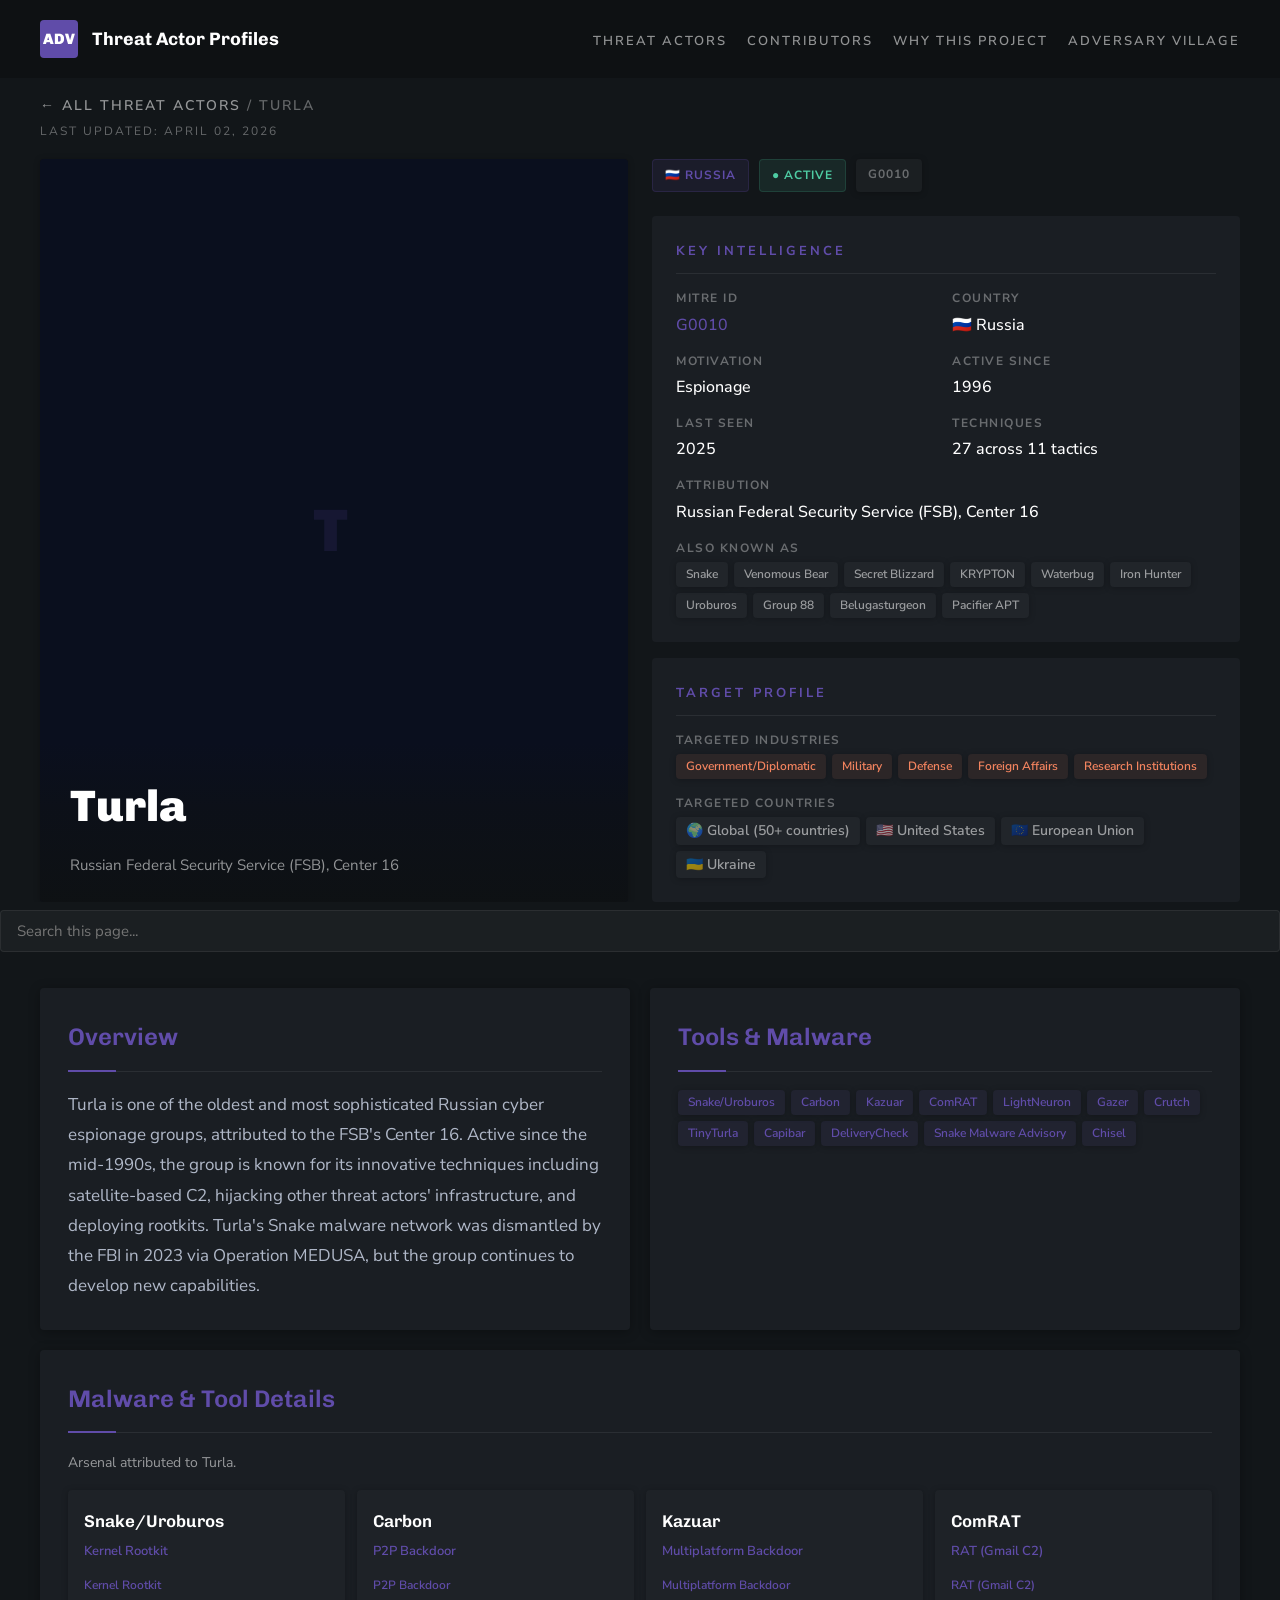
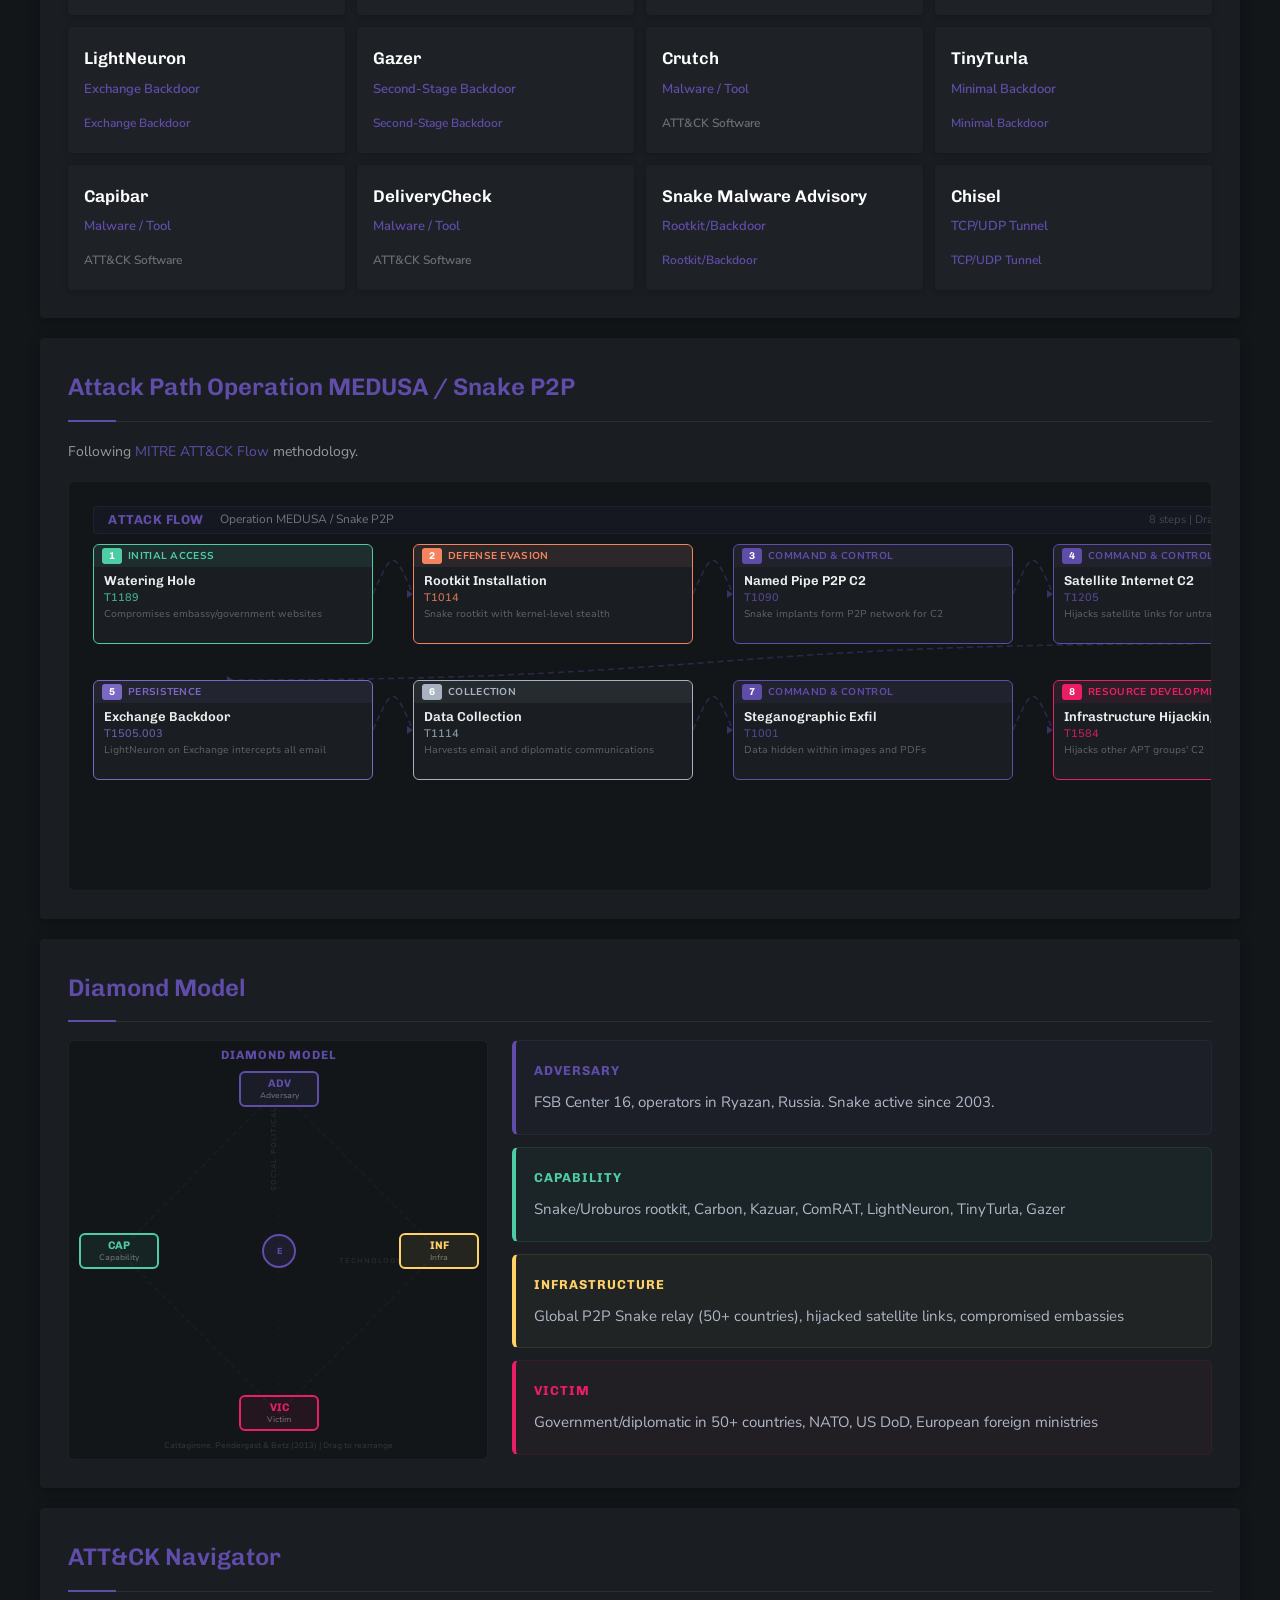
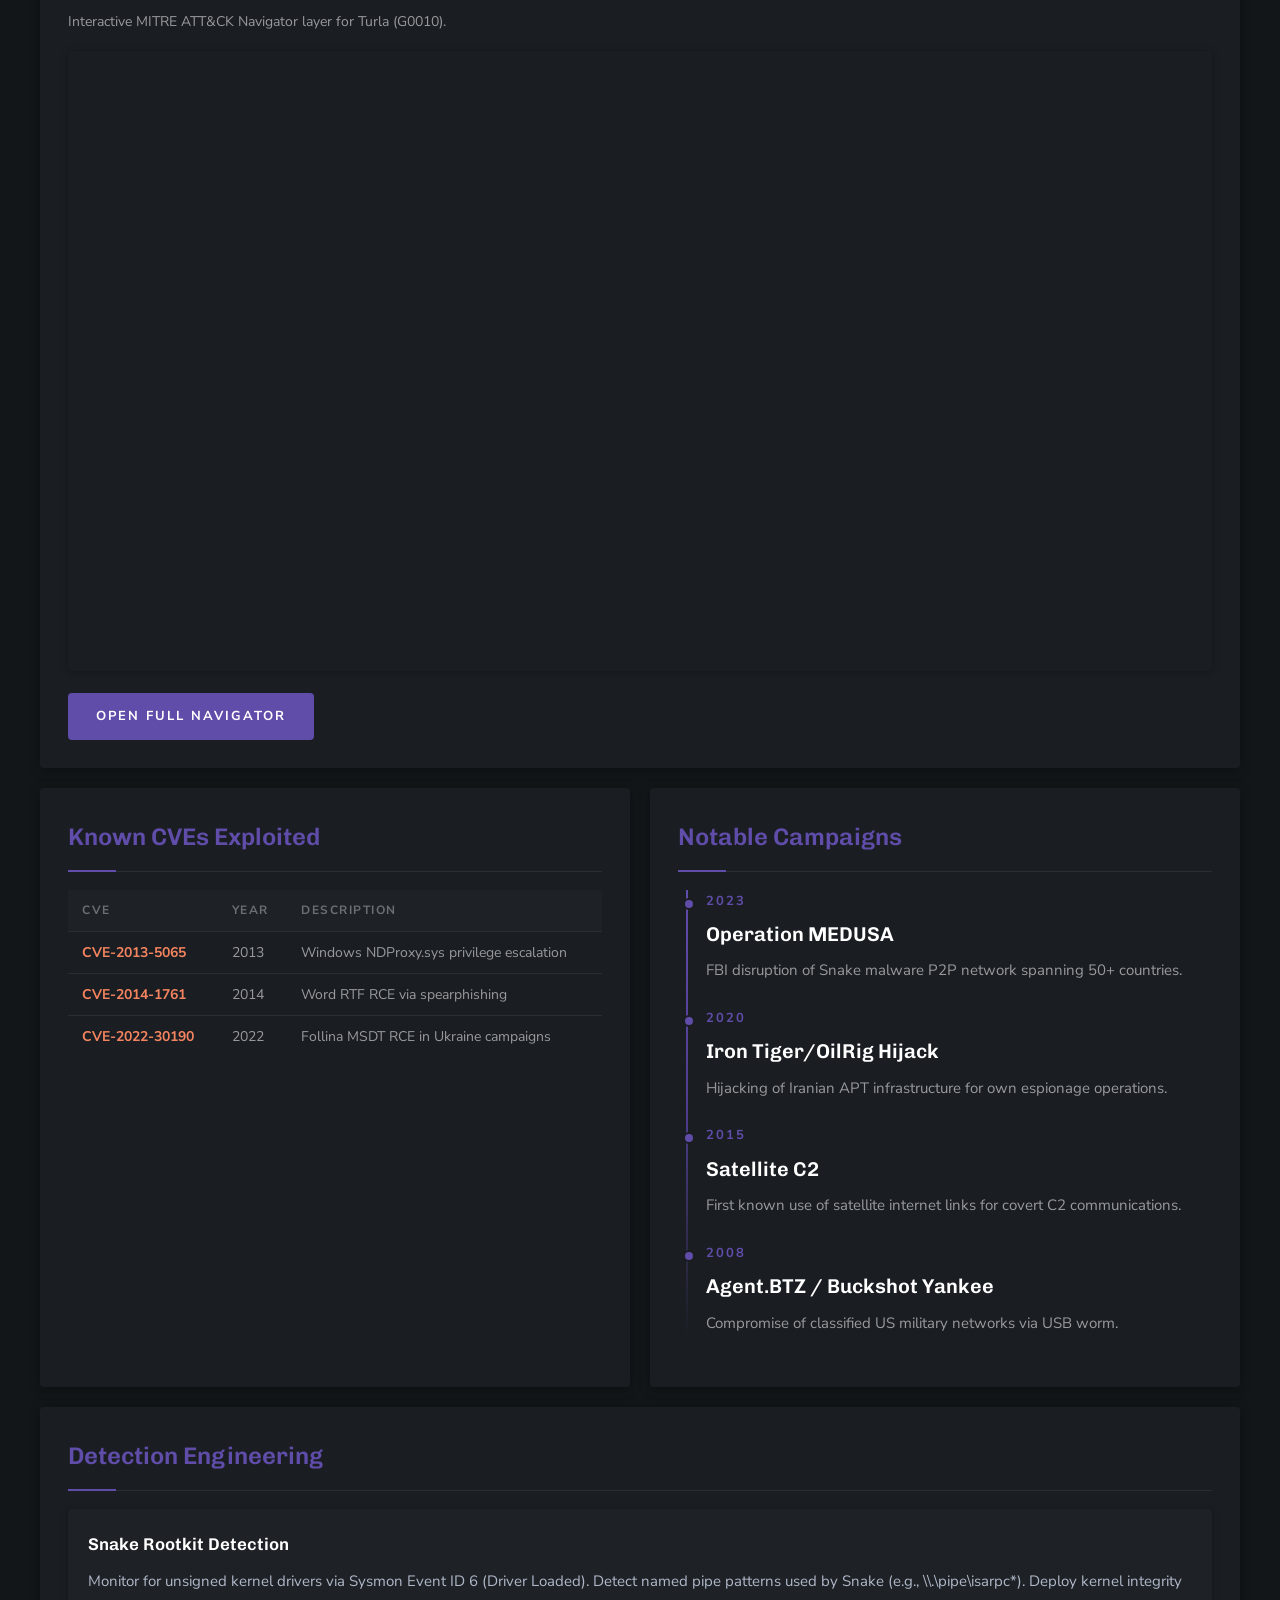
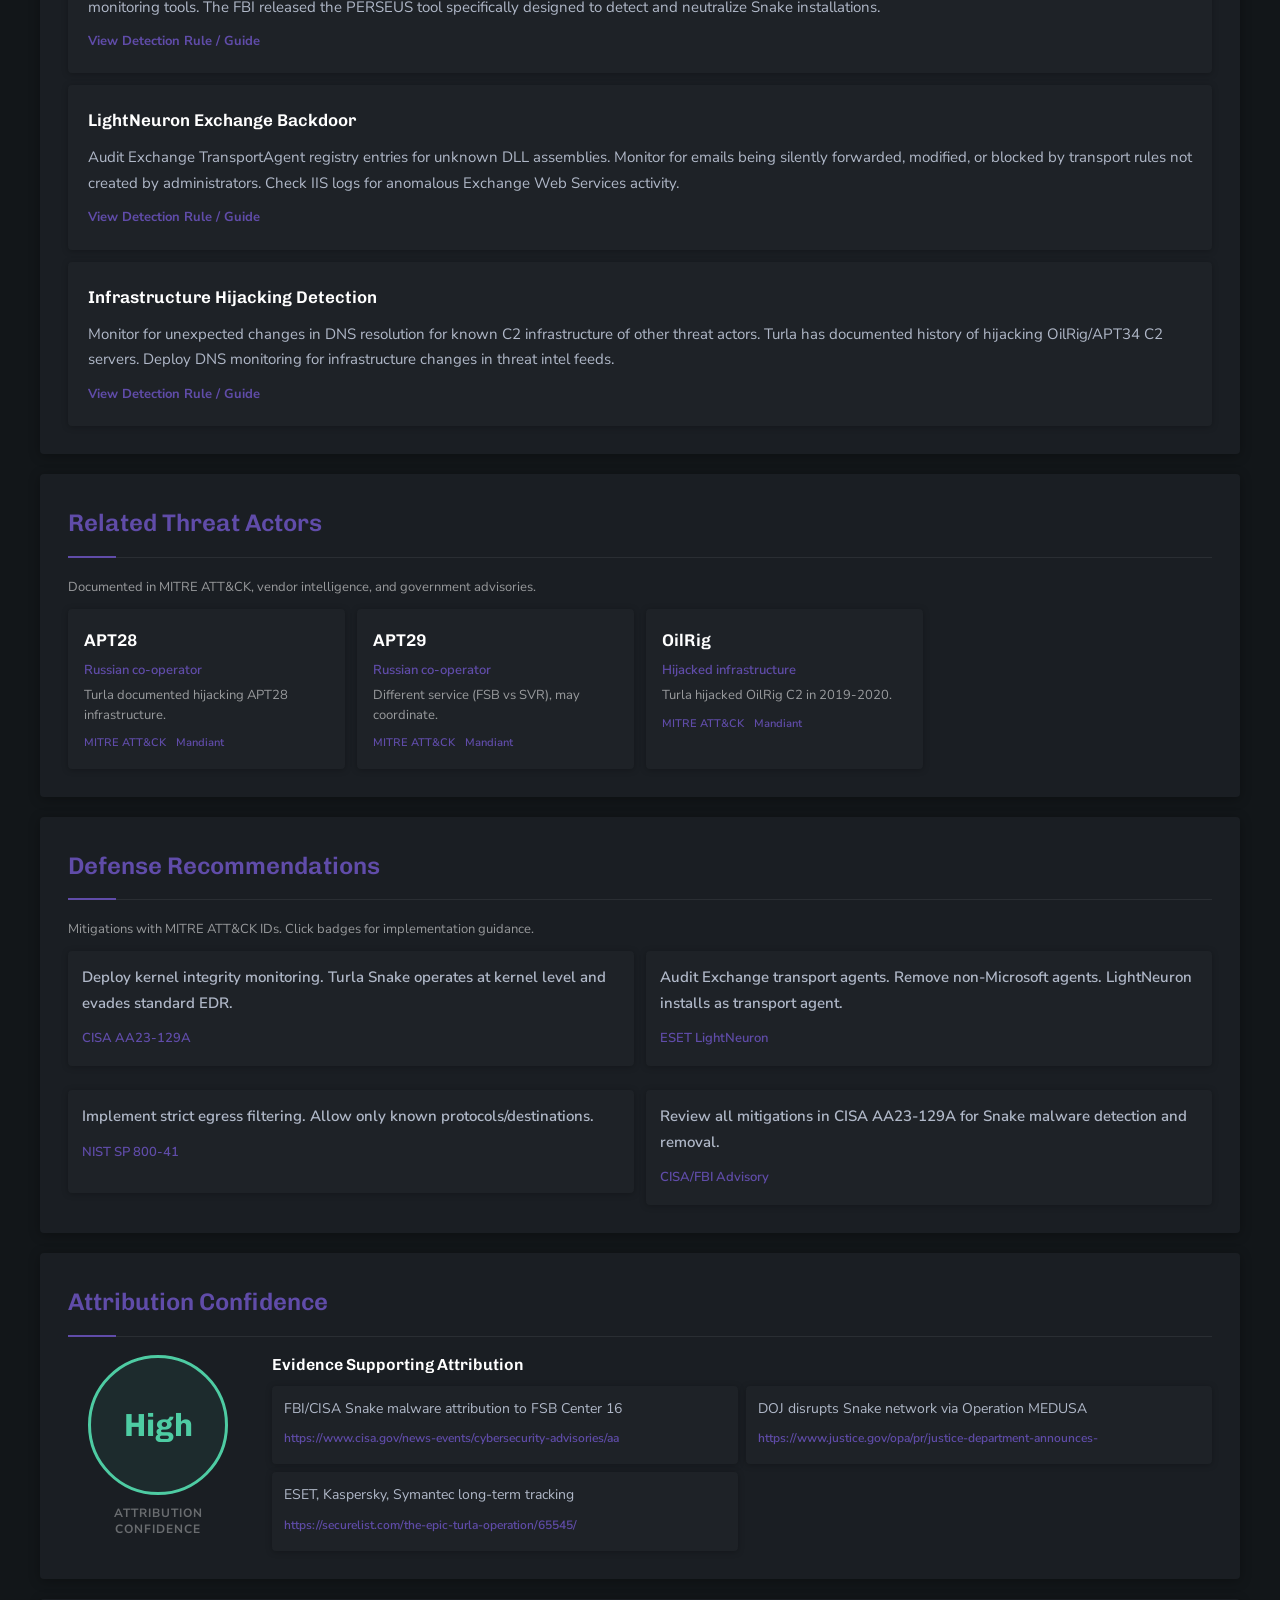
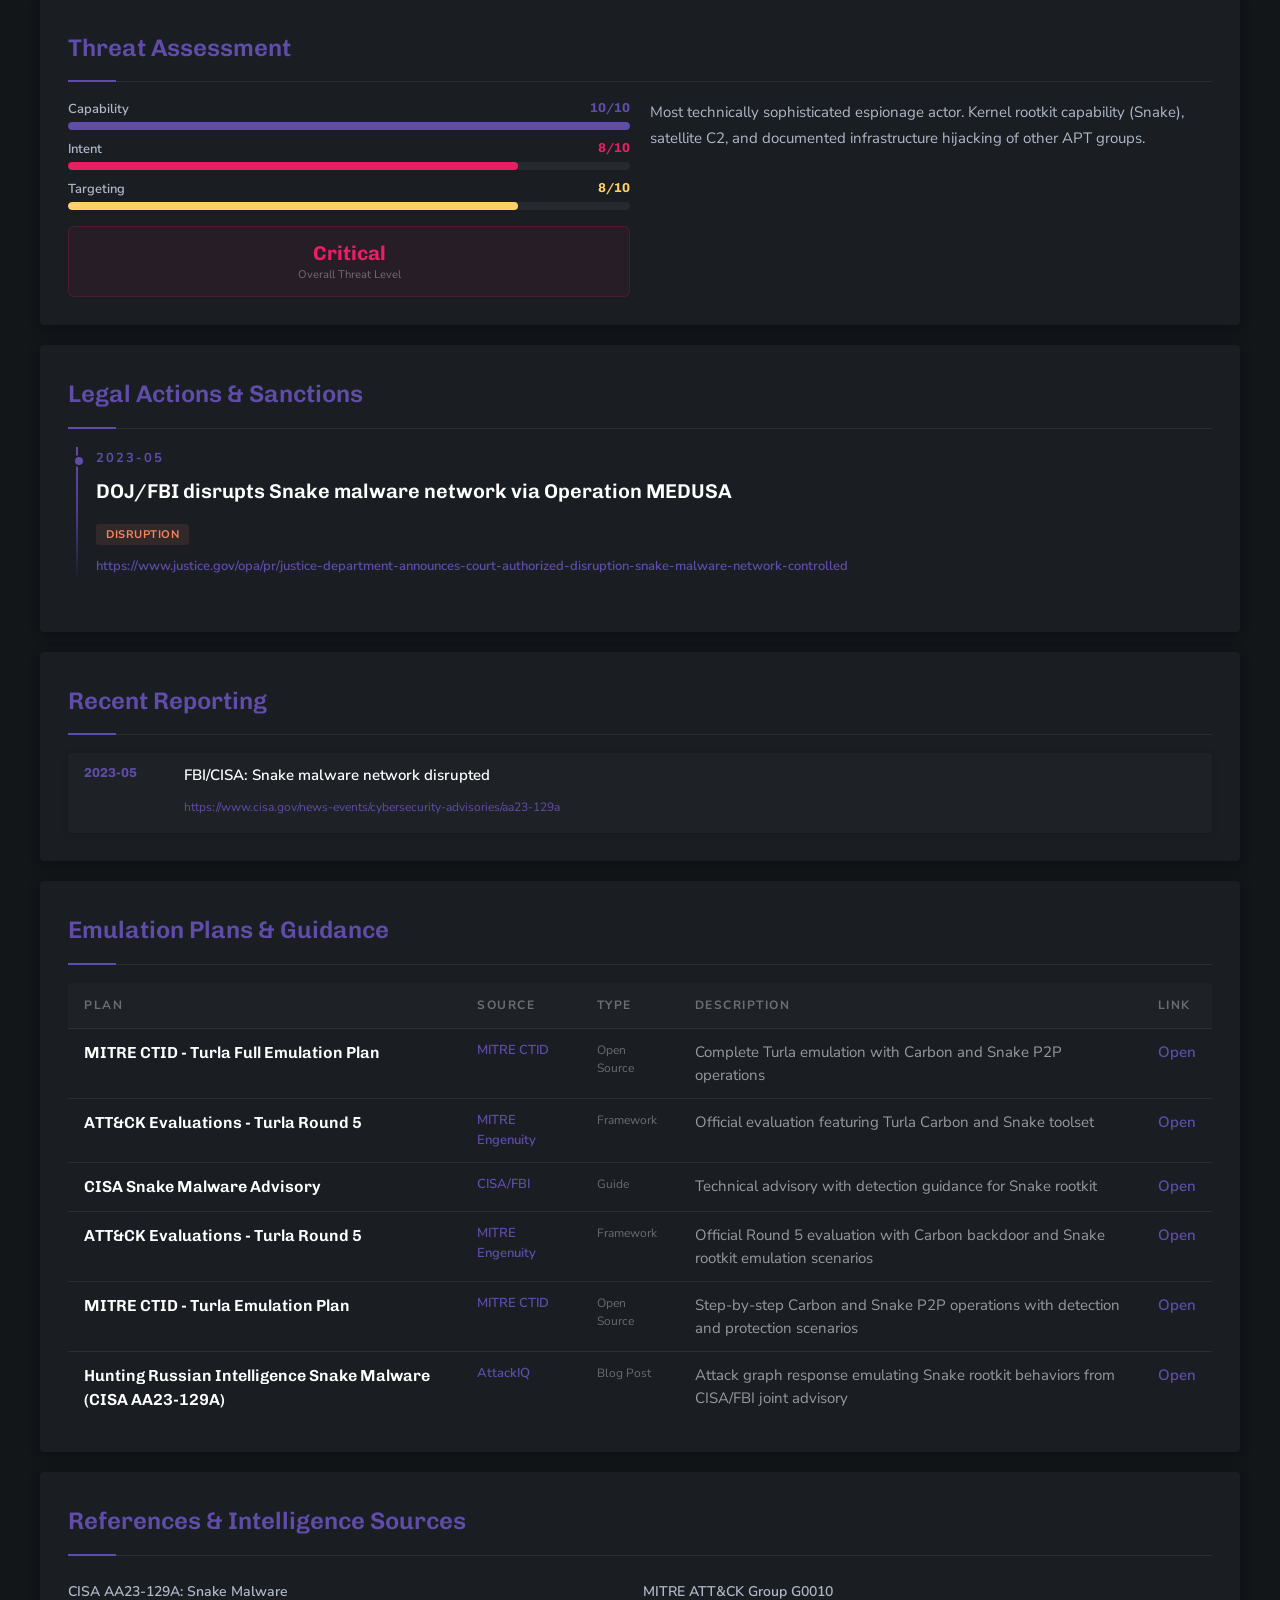
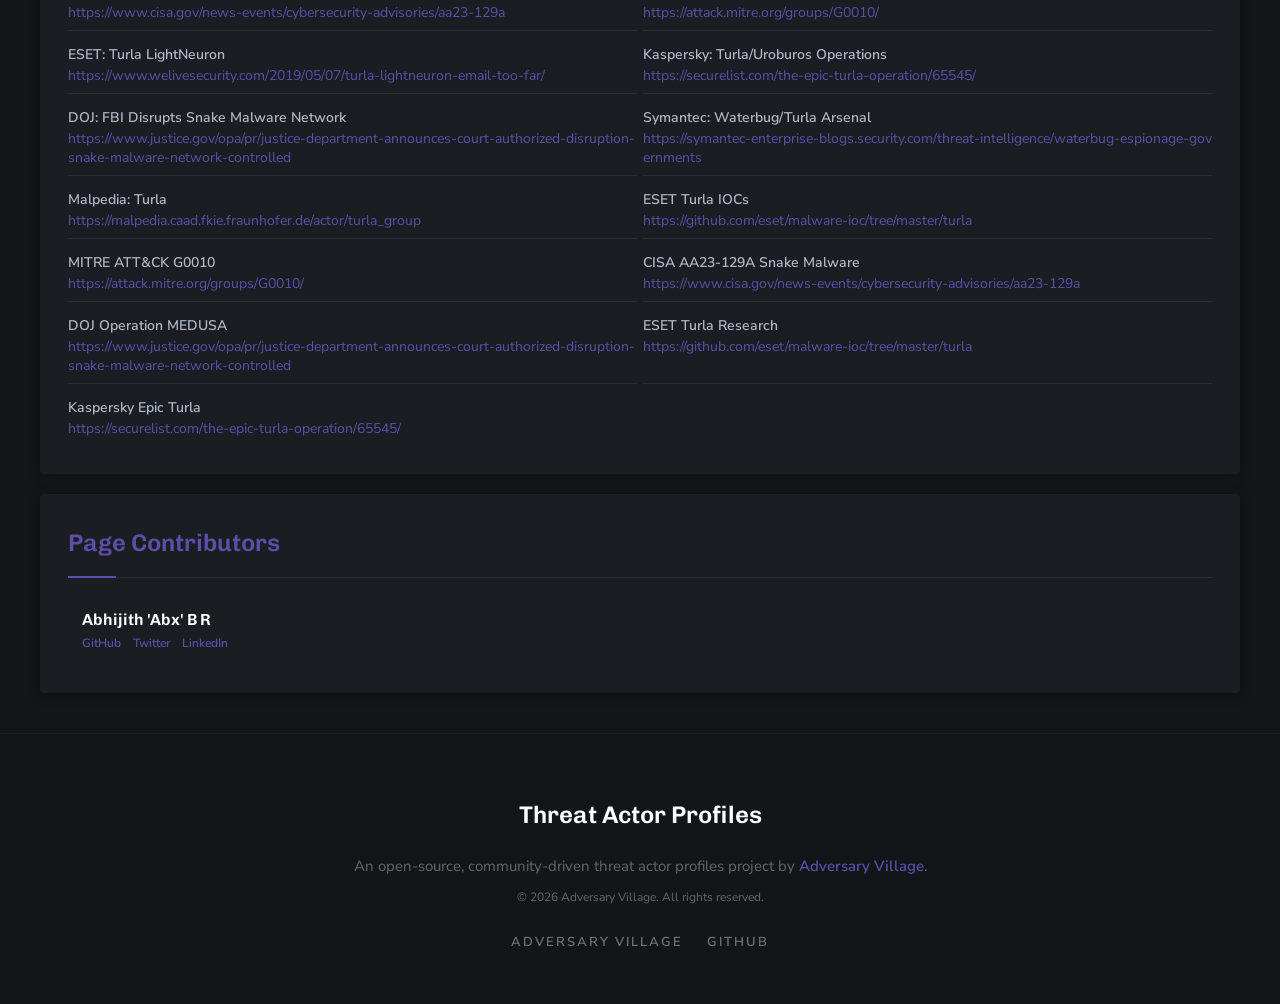
<file: turla/index.html>
<!DOCTYPE html>
<html lang="en">
<head><meta charset="UTF-8"><meta name="viewport" content="width=device-width,initial-scale=1.0"><title>Turla | Threat Actor Profiles</title><link rel="stylesheet" href="../css/style.css"><link rel="icon" type="image/svg+xml" href="data:image/svg+xml,
<svg xmlns='http://www.w3.org/2000/svg' viewBox='0 0 100 100'><text y='.9em' font-size='90'>☠️</text>
</svg>">
</head>
<body class="actor-page">
<nav class="nav-bar"><a href="../index.html" class="nav-brand"><div class="nav-brand-icon">ADV</div><div class="nav-brand-text">Threat Actor Profiles</div></a><ul class="nav-links"><li><a href="../">Threat Actors</a></li><li><a href="../contributors/">Contributors</a></li><li><a href="../why/">Why This Project</a></li><li><a href="https://adversaryvillage.org" target="_blank">Adversary Village</a></li>
</ul>
</nav>
<div class="breadcrumb"><a href="../">← All Threat Actors</a> / Turla <div style="font:400 1.2rem Nunito Sans;color:var(--td);margin-top:.4rem">Last updated: April 02, 2026</div></div>
<div class="actor-hero-split">
<div class="actor-hero-art"><div style="width:100%;height:100%;background:#0a0f1e;display:flex;align-items:center;justify-content:center"><div style="font:900 6rem Chivo;color:rgba(96,76,169,0.15);letter-spacing:8px">T</div></div><div class="art-overlay"><div class="art-name">Turla</div><div class="art-sub">Russian Federal Security Service (FSB), Center 16</div></div></div>
<div class="actor-hero-info"><div class="info-badges"><span class="card-tag tag-country">🇷🇺 Russia</span><span class="card-type-badge badge-nation">Nation-State</span><span class="card-tag tag-active">● Active</span><span class="card-tag" style="background:rgba(255,255,255,0.04);color:var(--td);border:none;box-shadow:0 1px 6px rgba(0,0,0,0.25)">G0010</span></div>
<div class="info-card">
<div class="info-card-title">Key Intelligence</div><div class="info-grid"><div class="info-field"><div class="info-label">MITRE ID</div><div class="info-value"><a href="https://attack.mitre.org/groups/G0010" target="_blank">G0010</a></div></div><div class="info-field"><div class="info-label">Country</div><div class="info-value">🇷🇺 Russia</div></div><div class="info-field"><div class="info-label">Motivation</div><div class="info-value">Espionage</div></div><div class="info-field"><div class="info-label">Active Since</div><div class="info-value">1996</div></div><div class="info-field"><div class="info-label">Last Seen</div><div class="info-value">2025</div></div><div class="info-field"><div class="info-label">Techniques</div><div class="info-value">27 across 11 tactics</div></div><div class="info-field info-full"><div class="info-label">Attribution</div><div class="info-value">Russian Federal Security Service (FSB), Center 16</div></div><div class="info-field info-full"><div class="info-label">Also Known As</div><div class="chip-list"><span class="chip">Snake</span><span class="chip">Venomous Bear</span><span class="chip">Secret Blizzard</span><span class="chip">KRYPTON</span><span class="chip">Waterbug</span><span class="chip">Iron Hunter</span><span class="chip">Uroburos</span><span class="chip">Group 88</span><span class="chip">Belugasturgeon</span><span class="chip">Pacifier APT</span></div>
</div>
</div>
</div>
<div class="info-card" style="flex:0">
<div class="info-card-title">Target Profile</div><div class="info-grid"><div class="info-field info-full"><div class="info-label">Targeted Industries</div><div class="chip-list"><span class="chip chip-orange">Government/Diplomatic</span><span class="chip chip-orange">Military</span><span class="chip chip-orange">Defense</span><span class="chip chip-orange">Foreign Affairs</span><span class="chip chip-orange">Research Institutions</span></div></div><div class="info-field info-full"><div class="info-label">Targeted Countries</div><div class="chip-list"><span class="chip" style="font-size:1.4rem">🌍 Global (50+ countries)</span><span class="chip" style="font-size:1.4rem">🇺🇸 United States</span><span class="chip" style="font-size:1.4rem">🇪🇺 European Union</span><span class="chip" style="font-size:1.4rem">🇺🇦 Ukraine</span></div>
</div>
</div>
</div></div></div>
<div id="page-search" class="page-search"><input type="text" id="page-search-input" placeholder="Search this page..." ></div>
<script>document.getElementById("page-search-input").addEventListener("input",function(e){var q=e.target.value.toLowerCase();document.querySelectorAll(".content-section,.detect-block").forEach(function(el){if(!q){el.style.display="";return}el.style.display=el.textContent.toLowerCase().includes(q)?"":"none"})});
</script>
<div class="actor-below">
<div class="actor-below-grid">
<div class="content-section">
<h2 class="section-title">Overview</h2><div class="description-text">Turla is one of the oldest and most sophisticated Russian cyber espionage groups, attributed to the FSB&#x27;s Center 16. Active since the mid-1990s, the group is known for its innovative techniques including satellite-based C2, hijacking other threat actors&#x27; infrastructure, and deploying rootkits. Turla&#x27;s Snake malware network was dismantled by the FBI in 2023 via Operation MEDUSA, but the group continues to develop new capabilities.</div></div>
<div class="content-section">
<h2 class="section-title">Tools & Malware</h2><div class="chip-list"><span class="chip chip-purple">Snake/Uroburos</span><span class="chip chip-purple">Carbon</span><span class="chip chip-purple">Kazuar</span><span class="chip chip-purple">ComRAT</span><span class="chip chip-purple">LightNeuron</span><span class="chip chip-purple">Gazer</span><span class="chip chip-purple">Crutch</span><span class="chip chip-purple">TinyTurla</span><span class="chip chip-purple">Capibar</span><span class="chip chip-purple">DeliveryCheck</span><span class="chip chip-purple">Snake Malware Advisory</span><span class="chip chip-purple">Chisel</span></div></div>
<div class="content-section actor-below-full">
<h2 class="section-title">Malware & Tool Details</h2><p style="color:var(--tm);font-size:1.4rem;margin-bottom:1.4rem">Arsenal attributed to Turla.</p><div class="related-grid"><div class="related-card"><div class="related-card-name">Snake/Uroburos</div><div class="related-card-rel">Kernel Rootkit</div><a href="https://www.cisa.gov/news-events/cybersecurity-advisories/aa23-129a" target="_blank" style="display:inline-block;margin-top:.6rem;font-size:1.2rem;font-weight:600;color:var(--p)">Kernel Rootkit</a></div><div class="related-card"><div class="related-card-name">Carbon</div><div class="related-card-rel">P2P Backdoor</div><a href="https://attack.mitre.org/software/S0030/" target="_blank" style="display:inline-block;margin-top:.6rem;font-size:1.2rem;font-weight:600;color:var(--p)">P2P Backdoor</a></div><div class="related-card"><div class="related-card-name">Kazuar</div><div class="related-card-rel">Multiplatform Backdoor</div><a href="https://attack.mitre.org/software/S0265/" target="_blank" style="display:inline-block;margin-top:.6rem;font-size:1.2rem;font-weight:600;color:var(--p)">Multiplatform Backdoor</a></div><div class="related-card"><div class="related-card-name">ComRAT</div><div class="related-card-rel">RAT (Gmail C2)</div><a href="https://attack.mitre.org/software/S0126/" target="_blank" style="display:inline-block;margin-top:.6rem;font-size:1.2rem;font-weight:600;color:var(--p)">RAT (Gmail C2)</a></div><div class="related-card"><div class="related-card-name">LightNeuron</div><div class="related-card-rel">Exchange Backdoor</div><a href="https://www.welivesecurity.com/2019/05/07/turla-lightneuron-email-too-far/" target="_blank" style="display:inline-block;margin-top:.6rem;font-size:1.2rem;font-weight:600;color:var(--p)">Exchange Backdoor</a></div><div class="related-card"><div class="related-card-name">Gazer</div><div class="related-card-rel">Second-Stage Backdoor</div><a href="https://attack.mitre.org/software/S0168/" target="_blank" style="display:inline-block;margin-top:.6rem;font-size:1.2rem;font-weight:600;color:var(--p)">Second-Stage Backdoor</a></div><div class="related-card"><div class="related-card-name">Crutch</div><div class="related-card-rel">Malware / Tool</div><a href="https://attack.mitre.org/software/" target="_blank" style="display:inline-block;margin-top:.6rem;font-size:1.2rem;font-weight:600;color:var(--td)">ATT&CK Software</a></div><div class="related-card"><div class="related-card-name">TinyTurla</div><div class="related-card-rel">Minimal Backdoor</div><a href="https://blog.talosintelligence.com/2021/09/tinyturla.html" target="_blank" style="display:inline-block;margin-top:.6rem;font-size:1.2rem;font-weight:600;color:var(--p)">Minimal Backdoor</a></div><div class="related-card"><div class="related-card-name">Capibar</div><div class="related-card-rel">Malware / Tool</div><a href="https://attack.mitre.org/software/" target="_blank" style="display:inline-block;margin-top:.6rem;font-size:1.2rem;font-weight:600;color:var(--td)">ATT&CK Software</a></div><div class="related-card"><div class="related-card-name">DeliveryCheck</div><div class="related-card-rel">Malware / Tool</div><a href="https://attack.mitre.org/software/" target="_blank" style="display:inline-block;margin-top:.6rem;font-size:1.2rem;font-weight:600;color:var(--td)">ATT&CK Software</a></div><div class="related-card"><div class="related-card-name">Snake Malware Advisory</div><div class="related-card-rel">Rootkit/Backdoor</div><a href="https://www.cisa.gov/news-events/cybersecurity-advisories/aa23-129a" target="_blank" style="display:inline-block;margin-top:.6rem;font-size:1.2rem;font-weight:600;color:var(--p)">Rootkit/Backdoor</a></div><div class="related-card"><div class="related-card-name">Chisel</div><div class="related-card-rel">TCP/UDP Tunnel</div><a href="https://github.com/jpillora/chisel" target="_blank" style="display:inline-block;margin-top:.6rem;font-size:1.2rem;font-weight:600;color:var(--p)">TCP/UDP Tunnel</a></div></div></div>
<div class="content-section actor-below-full">
<h2 class="section-title">Attack Path Operation MEDUSA / Snake P2P</h2><p style="color:var(--tm);font-size:1.4rem;margin-bottom:1.6rem">Following <a href="https://center-for-threat-informed-defense.github.io/attack-flow/" target="_blank">MITRE ATT&CK Flow</a> methodology.</p><div id="af783390" style="position:relative;width:100%;overflow-x:auto;background:#121619;border-radius:6px;border:1px solid rgba(255,255,255,0.05)"><div id="af783390w" style="position:relative;width:1288px;height:408px;min-height:300px"><div style="position:absolute;left:24px;top:24px;right:24px;height:28px;background:rgba(96,76,169,0.06);border:1px solid rgba(96,76,169,0.15);border-radius:4px;display:flex;align-items:center;padding:0 14px"><span style="font-family:Chivo,sans-serif;font-size:13px;font-weight:700;color:#604ca9;letter-spacing:0.5px">ATTACK FLOW</span><span style="font-family:Nunito Sans,sans-serif;font-size:12px;color:rgba(255,255,255,0.4);margin-left:16px">Operation MEDUSA / Snake P2P</span><span style="font-family:Nunito Sans,sans-serif;font-size:11px;color:rgba(255,255,255,0.2);margin-left:auto">8 steps | Drag nodes to rearrange</span></div>
<svg id="af783390svg" style="position:absolute;inset:0;width:100%;height:100%;pointer-events:none">
</svg><div id="af783390nodes"></div></div></div>
<script>(function(){var D=[{"i": 0, "x": 24, "y": 62, "tc": "#4ecca3", "tactic": "Initial Access", "step": "Watering Hole", "tid": "T1189", "desc": "Compromises embassy/government websites"}, {"i": 1, "x": 344, "y": 62, "tc": "#f4845f", "tactic": "Defense Evasion", "step": "Rootkit Installation", "tid": "T1014", "desc": "Snake rootkit with kernel-level stealth"}, {"i": 2, "x": 664, "y": 62, "tc": "#604ca9", "tactic": "Command & Control", "step": "Named Pipe P2P C2", "tid": "T1090", "desc": "Snake implants form P2P network for C2"}, {"i": 3, "x": 984, "y": 62, "tc": "#604ca9", "tactic": "Command & Control", "step": "Satellite Internet C2", "tid": "T1205", "desc": "Hijacks satellite links for untraceable C2"}, {"i": 4, "x": 24, "y": 198, "tc": "#7b68c4", "tactic": "Persistence", "step": "Exchange Backdoor", "tid": "T1505.003", "desc": "LightNeuron on Exchange intercepts all email"}, {"i": 5, "x": 344, "y": 198, "tc": "#a8b2c1", "tactic": "Collection", "step": "Data Collection", "tid": "T1114", "desc": "Harvests email and diplomatic communications"}, {"i": 6, "x": 664, "y": 198, "tc": "#604ca9", "tactic": "Command & Control", "step": "Steganographic Exfil", "tid": "T1001", "desc": "Data hidden within images and PDFs"}, {"i": 7, "x": 984, "y": 198, "tc": "#E91E63", "tactic": "Resource Development", "step": "Infrastructure Hijacking", "tid": "T1584", "desc": "Hijacks other APT groups' C2"}];var W=280,H=100,ct=document.getElementById("af783390nodes"),sv=document.getElementById("af783390svg");function mkN(){ct.innerHTML="";D.forEach(function(n){var d=document.createElement("div");d.className="afn";d.dataset.idx=n.i;d.style.cssText="position:absolute;left:"+n.x+"px;top:"+n.y+"px;width:"+W+"px;height:"+H+"px;background:#1a1e23;border:1.5px solid "+n.tc+";border-radius:6px;cursor:grab;user-select:none;overflow:hidden;transition:box-shadow 0.2s";d.innerHTML='<div style="height:22px;background:'+n.tc+'15;display:flex;align-items:center;padding:0 8px"><span style="background:'+n.tc+';color:#fff;font:700 10px Chivo;padding:2px 7px;border-radius:3px;margin-right:6px">'+(n.i+1)+'</span><span style="font:700 10px Nunito Sans;color:'+n.tc+';letter-spacing:0.3px">'+n.tactic.toUpperCase().slice(0,24)+'</span></div><div style="padding:6px 10px"><div style="font:600 13px Chivo;color:#eee;white-space:nowrap;overflow:hidden;text-overflow:ellipsis">'+n.step+'</div><div style="font:600 11px Nunito Sans;color:'+n.tc+';opacity:0.8;margin-top:2px">'+n.tid+'</div><div style="font:400 10px Nunito Sans;color:rgba(255,255,255,0.3);margin-top:2px;white-space:nowrap;overflow:hidden;text-overflow:ellipsis">'+n.desc+'</div></div>';d.title=n.step+"\n"+n.tactic+"\n"+n.tid+"\n"+n.desc;ct.appendChild(d)})}function mkE(){var s="";for(var i=1;i<D.length;i++){var a=D[i-1],b=D[i];var x1=a.x+W,y1=a.y+H/2,x2=b.x,y2=b.y+H/2;if(b.x<=a.x){x1=a.x+W/2;y1=a.y+H;x2=b.x+W/2;y2=b.y}var mx=(x1+x2)/2;var cyo=y1===y2?-45:0;s+='<path d="M'+x1+' '+y1+' C'+mx+' '+(y1+cyo)+' '+mx+' '+(y2+cyo)+' '+x2+' '+y2+'" fill="none" stroke="rgba(96,76,169,0.35)" stroke-width="1.5" stroke-dasharray="6 4"/>';s+='<polygon points="'+(x2-6)+','+(y2-4)+' '+x2+','+y2+' '+(x2-6)+','+(y2+4)+'" fill="rgba(96,76,169,0.5)"/>'}sv.innerHTML=s}mkN();mkE();var drag=null,ox=0,oy=0;ct.addEventListener("mousedown",function(e){var t=e.target.closest(".afn");if(!t)return;drag=t;var r=t.getBoundingClientRect();ox=e.clientX-r.left;oy=e.clientY-r.top;t.style.cursor="grabbing";t.style.zIndex=10;t.style.boxShadow="0 8px 32px rgba(96,76,169,0.3)";e.preventDefault()});document.addEventListener("mousemove",function(e){if(!drag)return;var p=ct.getBoundingClientRect();var nx=e.clientX-p.left-ox,ny=e.clientY-p.top-oy;drag.style.left=nx+"px";drag.style.top=ny+"px";var idx=+drag.dataset.idx;D[idx].x=nx;D[idx].y=ny;mkE()});document.addEventListener("mouseup",function(){if(drag){drag.style.cursor="grab";drag.style.zIndex=1;drag.style.boxShadow="none";drag=null}});ct.addEventListener("touchstart",function(e){var t=e.target.closest(".afn");if(!t)return;drag=t;var r=t.getBoundingClientRect();ox=e.touches[0].clientX-r.left;oy=e.touches[0].clientY-r.top;t.style.zIndex=10;e.preventDefault()},{passive:false});document.addEventListener("touchmove",function(e){if(!drag)return;var p=ct.getBoundingClientRect();var nx=e.touches[0].clientX-p.left-ox,ny=e.touches[0].clientY-p.top-oy;drag.style.left=nx+"px";drag.style.top=ny+"px";D[+drag.dataset.idx].x=nx;D[+drag.dataset.idx].y=ny;mkE()},{passive:false});document.addEventListener("touchend",function(){if(drag){drag.style.zIndex=1;drag=null}})})();
</script></div>
<div class="content-section actor-below-full">
<h2 class="section-title">Diamond Model</h2><div class="grid-2col-wide"><div id="dm519262" style="position:relative;width:420px;height:420px;background:#121619;border-radius:6px;border:1px solid rgba(255,255,255,0.05)">
<svg id="dm519262svg" style="position:absolute;inset:0;width:100%;height:100%;pointer-events:none">
</svg><div id="dm519262n"></div><div style="position:absolute;bottom:8px;left:0;right:0;text-align:center;font:8px Nunito Sans;color:rgba(255,255,255,0.15)">Caltagirone, Pendergast &amp; Betz (2013) | Drag to rearrange</div></div><div style="display:flex;flex-direction:column;gap:1.2rem"><div class="panel-purple"><div class="panel-label" style="color:#604ca9">ADVERSARY</div><div class="panel-body">FSB Center 16, operators in Ryazan, Russia. Snake active since 2003.</div></div><div class="panel-green"><div class="panel-label" style="color:#4ecca3">CAPABILITY</div><div class="panel-body">Snake/Uroburos rootkit, Carbon, Kazuar, ComRAT, LightNeuron, TinyTurla, Gazer</div></div><div class="panel-yellow"><div class="panel-label" style="color:#ffd166">INFRASTRUCTURE</div><div class="panel-body">Global P2P Snake relay (50+ countries), hijacked satellite links, compromised embassies</div></div><div class="panel-pink"><div class="panel-label" style="color:#E91E63">VICTIM</div><div class="panel-body">Government/diplomatic in 50+ countries, NATO, US DoD, European foreign ministries</div>
</div>
</div>
</div>
<script>(function(){var ct=document.getElementById("dm519262n"),sv=document.getElementById("dm519262svg");var ns=[{id:0,x:170,y:30,w:80,h:36,label:"ADV",sub:"Adversary",c:"#604ca9",bg:"rgba(96,76,169,0.1)"},{id:1,x:170,y:354,w:80,h:36,label:"VIC",sub:"Victim",c:"#E91E63",bg:"rgba(233,30,99,0.08)"},{id:2,x:10,y:192,w:80,h:36,label:"CAP",sub:"Capability",c:"#4ecca3",bg:"rgba(78,204,163,0.08)"},{id:3,x:330,y:192,w:80,h:36,label:"INF",sub:"Infra",c:"#ffd166",bg:"rgba(255,209,102,0.08)"},{id:4,x:193,y:193,w:34,h:34,label:"E",sub:"Event",c:"#604ca9",bg:"rgba(96,76,169,0.15)"}];var edges=[[0,3],[3,1],[1,2],[2,0],[0,1],[2,3]];function mk(){ct.innerHTML="";ns.forEach(function(n){var d=document.createElement("div");d.dataset.idx=n.id;d.style.cssText="position:absolute;left:"+n.x+"px;top:"+n.y+"px;width:"+n.w+"px;height:"+n.h+"px;background:"+n.bg+";border:2px solid "+n.c+";border-radius:"+(n.id===4?"50%":"6px")+";cursor:grab;display:flex;flex-direction:column;align-items:center;justify-content:center;user-select:none;z-index:2;transition:box-shadow 0.2s";d.innerHTML='<span style="font:700 '+(n.id===4?'9':'11')+'px Chivo;color:'+n.c+'">'+n.label+'</span>'+(n.id!==4?'<span style="font:400 8px Nunito Sans;color:rgba(255,255,255,0.4)">'+n.sub+'</span>':'');d.title=n.sub;ct.appendChild(d)})}function mkE(){var s='<text x="210" y="18" font-family="Chivo" font-size="12" font-weight="700" fill="#604ca9" text-anchor="middle" letter-spacing="1">DIAMOND MODEL</text>';s+='<line x1="195" y1="100" x2="195" y2="320" stroke="#604ca9" stroke-width="0.5" opacity="0.08" stroke-dasharray="3 4"/>';s+='<line x1="60" y1="210" x2="370" y2="210" stroke="#604ca9" stroke-width="0.5" opacity="0.08" stroke-dasharray="3 4"/>';s+='<text x="207" y="150" font-family="Nunito Sans" font-size="7" fill="rgba(255,255,255,0.12)" letter-spacing="1" transform="rotate(-90,207,150)">SOCIAL-POLITICAL</text>';s+='<text x="270" y="222" font-family="Nunito Sans" font-size="7" fill="rgba(255,255,255,0.12)" letter-spacing="1">TECHNOLOGY</text>';edges.forEach(function(e,i){var a=ns[e[0]],b=ns[e[1]];var x1=a.x+a.w/2,y1=a.y+a.h/2,x2=b.x+b.w/2,y2=b.y+b.h/2;var dash=i>=4?"2 5":"5 4",op=i>=4?"0.08":"0.2";s+='<line x1="'+x1+'" y1="'+y1+'" x2="'+x2+'" y2="'+y2+'" stroke="#604ca9" stroke-width="1" opacity="'+op+'" stroke-dasharray="'+dash+'"/>'});sv.innerHTML=s}mk();mkE();var drag=null,ox=0,oy=0;ct.addEventListener("mousedown",function(e){var t=e.target.closest("[data-idx]");if(!t)return;drag=t;var r=t.getBoundingClientRect();ox=e.clientX-r.left;oy=e.clientY-r.top;t.style.cursor="grabbing";t.style.zIndex=10;t.style.boxShadow="0 4px 20px rgba(96,76,169,0.3)";e.preventDefault()});document.addEventListener("mousemove",function(e){if(!drag)return;var p=document.getElementById("dm519262").getBoundingClientRect();var nx=e.clientX-p.left-ox,ny=e.clientY-p.top-oy;drag.style.left=nx+"px";drag.style.top=ny+"px";var idx=+drag.dataset.idx;ns[idx].x=nx;ns[idx].y=ny;mkE()});document.addEventListener("mouseup",function(){if(drag){drag.style.cursor="grab";drag.style.zIndex=2;drag.style.boxShadow="none";drag=null}})})();
</script></div>
<div class="content-section actor-below-full">
<h2 class="section-title">ATT&CK Navigator</h2><p style="color:var(--tm);font-size:1.4rem;margin-bottom:1.6rem">Interactive MITRE ATT&CK Navigator layer for Turla (G0010).</p><div style="position:relative"><div id="nav-skel-turla" class="nav-skel"><div class="nav-spinner"></div><div style="font-size:1.3rem;color:var(--td)">Loading ATT&CK Navigator...</div></div>
<iframe class="navigator-frame" src="https://mitre-attack.github.io/attack-navigator/#layerURL=https%3A%2F%2Fattack.mitre.org%2Fgroups%2FG0010%2FG0010-enterprise-layer.json" title="ATT&CK Navigator" loading="lazy" sandbox="allow-scripts allow-same-origin allow-popups" onload="var s=document.getElementById('nav-skel-'+'turla');if(s)s.style.display='none'"></iframe></div><a href="https://mitre-attack.github.io/attack-navigator/#layerURL=https%3A%2F%2Fattack.mitre.org%2Fgroups%2FG0010%2FG0010-enterprise-layer.json" target="_blank" class="navigator-link">Open Full Navigator</a></div>
<div class="content-section">
<h2 class="section-title">Known CVEs Exploited</h2>
<table class="cve-table">
<thead><tr><th>CVE</th><th>Year</th><th>Description</th></tr>
</thead>
<tbody><tr><td class="cve-id"><a href="https://nvd.nist.gov/vuln/detail/CVE-2013-5065" target="_blank">CVE-2013-5065</a></td><td>2013</td><td>Windows NDProxy.sys privilege escalation</td></tr><tr><td class="cve-id"><a href="https://nvd.nist.gov/vuln/detail/CVE-2014-1761" target="_blank">CVE-2014-1761</a></td><td>2014</td><td>Word RTF RCE via spearphishing</td></tr><tr><td class="cve-id"><a href="https://nvd.nist.gov/vuln/detail/CVE-2022-30190" target="_blank">CVE-2022-30190</a></td><td>2022</td><td>Follina MSDT RCE in Ukraine campaigns</td></tr>
</tbody>
</table></div>
<div class="content-section">
<h2 class="section-title">Notable Campaigns</h2>
<div class="campaign-timeline"><div class="campaign-item"><div class="campaign-year">2023</div><div class="campaign-name">Operation MEDUSA</div><div class="campaign-desc">FBI disruption of Snake malware P2P network spanning 50+ countries.</div></div><div class="campaign-item"><div class="campaign-year">2020</div><div class="campaign-name">Iron Tiger/OilRig Hijack</div><div class="campaign-desc">Hijacking of Iranian APT infrastructure for own espionage operations.</div></div><div class="campaign-item"><div class="campaign-year">2015</div><div class="campaign-name">Satellite C2</div><div class="campaign-desc">First known use of satellite internet links for covert C2 communications.</div></div><div class="campaign-item"><div class="campaign-year">2008</div><div class="campaign-name">Agent.BTZ / Buckshot Yankee</div><div class="campaign-desc">Compromise of classified US military networks via USB worm.</div>
</div>
</div>
</div>
<div class="content-section actor-below-full">
<h2 class="section-title">Detection Engineering</h2><div class="detect-block"><div class="detect-block-title">Snake Rootkit Detection</div><div class="detect-block-content" style="font-size:1.5rem;line-height:1.7">Monitor for unsigned kernel drivers via Sysmon Event ID 6 (Driver Loaded). Detect named pipe patterns used by Snake (e.g., \\.\pipe\isarpc*). Deploy kernel integrity monitoring tools. The FBI released the PERSEUS tool specifically designed to detect and neutralize Snake installations.</div><div style="margin-top:1rem;display:flex;gap:1.2rem;flex-wrap:wrap"><a href="https://www.cisa.gov/news-events/cybersecurity-advisories/aa23-129a" target="_blank" style="font-size:1.3rem;font-weight:700;color:var(--p)">View Detection Rule / Guide</a></div></div><div class="detect-block"><div class="detect-block-title">LightNeuron Exchange Backdoor</div><div class="detect-block-content" style="font-size:1.5rem;line-height:1.7">Audit Exchange TransportAgent registry entries for unknown DLL assemblies. Monitor for emails being silently forwarded, modified, or blocked by transport rules not created by administrators. Check IIS logs for anomalous Exchange Web Services activity.</div><div style="margin-top:1rem;display:flex;gap:1.2rem;flex-wrap:wrap"><a href="https://www.welivesecurity.com/2019/05/07/turla-lightneuron-email-too-far/" target="_blank" style="font-size:1.3rem;font-weight:700;color:var(--p)">View Detection Rule / Guide</a></div></div><div class="detect-block"><div class="detect-block-title">Infrastructure Hijacking Detection</div><div class="detect-block-content" style="font-size:1.5rem;line-height:1.7">Monitor for unexpected changes in DNS resolution for known C2 infrastructure of other threat actors. Turla has documented history of hijacking OilRig/APT34 C2 servers. Deploy DNS monitoring for infrastructure changes in threat intel feeds.</div><div style="margin-top:1rem;display:flex;gap:1.2rem;flex-wrap:wrap"><a href="https://securelist.com/the-epic-turla-operation/65545/" target="_blank" style="font-size:1.3rem;font-weight:700;color:var(--p)">View Detection Rule / Guide</a></div></div></div>
<div class="content-section actor-below-full">
<h2 class="section-title">Related Threat Actors</h2><p style="color:var(--tm);font-size:1.3rem;margin-bottom:1rem">Documented in MITRE ATT&CK, vendor intelligence, and government advisories.</p><div class="related-grid"><div class="related-card"><div class="related-card-name">APT28</div><div class="related-card-rel">Russian co-operator</div><div class="related-card-desc">Turla documented hijacking APT28 infrastructure.</div><div style="margin-top:.8rem;display:flex;gap:1rem"><a href="https://attack.mitre.org/groups/" target="_blank" style="font-size:1.1rem;font-weight:600;color:var(--p)">MITRE ATT&CK</a><a href="https://www.mandiant.com/resources/blog?search=APT28" target="_blank" style="font-size:1.1rem;font-weight:600;color:var(--p)">Mandiant</a></div></div><div class="related-card"><div class="related-card-name">APT29</div><div class="related-card-rel">Russian co-operator</div><div class="related-card-desc">Different service (FSB vs SVR), may coordinate.</div><div style="margin-top:.8rem;display:flex;gap:1rem"><a href="https://attack.mitre.org/groups/" target="_blank" style="font-size:1.1rem;font-weight:600;color:var(--p)">MITRE ATT&CK</a><a href="https://www.mandiant.com/resources/blog?search=APT29" target="_blank" style="font-size:1.1rem;font-weight:600;color:var(--p)">Mandiant</a></div></div><div class="related-card"><div class="related-card-name">OilRig</div><div class="related-card-rel">Hijacked infrastructure</div><div class="related-card-desc">Turla hijacked OilRig C2 in 2019-2020.</div><div style="margin-top:.8rem;display:flex;gap:1rem"><a href="https://attack.mitre.org/groups/" target="_blank" style="font-size:1.1rem;font-weight:600;color:var(--p)">MITRE ATT&CK</a><a href="https://www.mandiant.com/resources/blog?search=OilRig" target="_blank" style="font-size:1.1rem;font-weight:600;color:var(--p)">Mandiant</a></div>
</div>
</div>
</div>
<div class="content-section actor-below-full">
<h2 class="section-title">Defense Recommendations</h2><p style="color:var(--tm);font-size:1.3rem;margin-bottom:1rem">Mitigations with MITRE ATT&CK IDs. Click badges for implementation guidance.</p>
<div class="detail-grid"><div class="detect-block" style="padding:1.4rem"><div style="font:600 1.5rem Nunito Sans;color:var(--t2);line-height:1.7;margin-bottom:.4rem">Deploy kernel integrity monitoring. Turla Snake operates at kernel level and evades standard EDR.</div><a href="https://www.cisa.gov/news-events/cybersecurity-advisories/aa23-129a" target="_blank" style="font:600 1.3rem Nunito Sans;color:#604ca9;display:inline-block;margin-top:.6rem">CISA AA23-129A</a></div><div class="detect-block" style="padding:1.4rem"><div style="font:600 1.5rem Nunito Sans;color:var(--t2);line-height:1.7;margin-bottom:.4rem">Audit Exchange transport agents. Remove non-Microsoft agents. LightNeuron installs as transport agent.</div><a href="https://www.welivesecurity.com/2019/05/07/turla-lightneuron-email-too-far/" target="_blank" style="font:600 1.3rem Nunito Sans;color:#604ca9;display:inline-block;margin-top:.6rem">ESET LightNeuron</a></div><div class="detect-block" style="padding:1.4rem"><div style="font:600 1.5rem Nunito Sans;color:var(--t2);line-height:1.7;margin-bottom:.4rem">Implement strict egress filtering. Allow only known protocols/destinations.</div><a href="https://csrc.nist.gov/pubs/sp/800/41/r1/final" target="_blank" style="font:600 1.3rem Nunito Sans;color:#604ca9;display:inline-block;margin-top:.6rem">NIST SP 800-41</a></div><div class="detect-block" style="padding:1.4rem"><div style="font:600 1.5rem Nunito Sans;color:var(--t2);line-height:1.7;margin-bottom:.4rem">Review all mitigations in CISA AA23-129A for Snake malware detection and removal.</div><a href="https://www.cisa.gov/news-events/cybersecurity-advisories/aa23-129a" target="_blank" style="font:600 1.3rem Nunito Sans;color:#604ca9;display:inline-block;margin-top:.6rem">CISA/FBI Advisory</a></div></div></div>
<div class="content-section actor-below-full">
<h2 class="section-title">Attribution Confidence</h2><div class="grid-2col-wide" style="grid-template-columns:180px 1fr"><div style="display:flex;flex-direction:column;align-items:center;gap:1rem"><div style="width:140px;height:140px;border-radius:50%;background:#4ecca312;border:3px solid #4ecca3;display:flex;flex-direction:column;align-items:center;justify-content:center"><div style="font:700 3.2rem Chivo;color:#4ecca3">High</div></div><div style="font:700 1.2rem Nunito Sans;color:var(--td);letter-spacing:1px;text-transform:uppercase;text-align:center">Attribution<br>Confidence</div></div><div><div style="font:600 1.6rem Chivo;color:#fff;margin-bottom:1.2rem">Evidence Supporting Attribution</div><div style="display:grid;grid-template-columns:1fr 1fr;gap:.8rem"><div style="padding:1.2rem;background:rgba(255,255,255,0.02);border:none;box-shadow:0 1px 6px rgba(0,0,0,0.25);border-radius:4px"><div style="font-size:1.4rem;color:var(--t2);line-height:1.6">FBI/CISA Snake malware attribution to FSB Center 16</div><a href="https://www.cisa.gov/news-events/cybersecurity-advisories/aa23-129a" target="_blank" style="font:600 1.2rem Nunito Sans;color:#604ca9;margin-top:.4rem;display:inline-block">https://www.cisa.gov/news-events/cybersecurity-advisories/aa</a></div><div style="padding:1.2rem;background:rgba(255,255,255,0.02);border:none;box-shadow:0 1px 6px rgba(0,0,0,0.25);border-radius:4px"><div style="font-size:1.4rem;color:var(--t2);line-height:1.6">DOJ disrupts Snake network via Operation MEDUSA</div><a href="https://www.justice.gov/opa/pr/justice-department-announces-court-authorized-disruption-snake-malware-network-controlled" target="_blank" style="font:600 1.2rem Nunito Sans;color:#604ca9;margin-top:.4rem;display:inline-block">https://www.justice.gov/opa/pr/justice-department-announces-</a></div><div style="padding:1.2rem;background:rgba(255,255,255,0.02);border:none;box-shadow:0 1px 6px rgba(0,0,0,0.25);border-radius:4px"><div style="font-size:1.4rem;color:var(--t2);line-height:1.6">ESET, Kaspersky, Symantec long-term tracking</div><a href="https://securelist.com/the-epic-turla-operation/65545/" target="_blank" style="font:600 1.2rem Nunito Sans;color:#604ca9;margin-top:.4rem;display:inline-block">https://securelist.com/the-epic-turla-operation/65545/</a></div>
</div>
</div>
</div></div>
<div class="content-section actor-below-full">
<h2 class="section-title">Threat Assessment</h2><div style="display:grid;grid-template-columns:1fr 1fr;gap:2rem;align-items:start"><div><div style="margin-bottom:1rem"><div style="display:flex;justify-content:space-between;margin-bottom:.4rem"><span style="font:600 1.3rem Nunito Sans;color:var(--t2)">Capability</span><span style="font:700 1.3rem Chivo;color:#604ca9">10/10</span></div><div style="height:8px;background:rgba(255,255,255,0.05);border-radius:4px;overflow:hidden"><div style="height:100%;width:100%;background:#604ca9;border-radius:4px;transition:width 0.5s"></div></div></div><div style="margin-bottom:1rem"><div style="display:flex;justify-content:space-between;margin-bottom:.4rem"><span style="font:600 1.3rem Nunito Sans;color:var(--t2)">Intent</span><span style="font:700 1.3rem Chivo;color:#E91E63">8/10</span></div><div style="height:8px;background:rgba(255,255,255,0.05);border-radius:4px;overflow:hidden"><div style="height:100%;width:80%;background:#E91E63;border-radius:4px;transition:width 0.5s"></div></div></div><div style="margin-bottom:1rem"><div style="display:flex;justify-content:space-between;margin-bottom:.4rem"><span style="font:600 1.3rem Nunito Sans;color:var(--t2)">Targeting</span><span style="font:700 1.3rem Chivo;color:#ffd166">8/10</span></div><div style="height:8px;background:rgba(255,255,255,0.05);border-radius:4px;overflow:hidden"><div style="height:100%;width:80%;background:#ffd166;border-radius:4px;transition:width 0.5s"></div></div></div><div style="margin-top:1.6rem;padding:1.4rem;background:#E91E6310;border:1px solid #E91E6330;border-radius:6px;text-align:center"><div style="font:700 2rem Chivo;color:#E91E63">Critical</div><div style="font:400 1.1rem Nunito Sans;color:var(--td);margin-top:.2rem">Overall Threat Level</div></div></div><div style="font-size:1.5rem;color:var(--t2);line-height:1.7">Most technically sophisticated espionage actor. Kernel rootkit capability (Snake), satellite C2, and documented infrastructure hijacking of other APT groups.</div></div></div>
<div class="content-section actor-below-full">
<h2 class="section-title">Legal Actions & Sanctions</h2>
<div class="campaign-timeline"><div class="campaign-item"><div class="campaign-year">2023-05</div><div class="campaign-name">DOJ/FBI disrupts Snake malware network via Operation MEDUSA</div><div style="margin-top:.4rem"><span class="la-type">Disruption</span></div><a href="https://www.justice.gov/opa/pr/justice-department-announces-court-authorized-disruption-snake-malware-network-controlled" target="_blank" style="display:inline-block;margin-top:.6rem;font:600 1.3rem Nunito Sans;color:var(--p)">https://www.justice.gov/opa/pr/justice-department-announces-court-authorized-disruption-snake-malware-network-controlled</a></div></div></div>
<div class="content-section actor-below-full">
<h2 class="section-title">Recent Reporting</h2><div style="display:flex;flex-direction:column;gap:.8rem"><div class="news-row"><div style="font:700 1.3rem Chivo;color:var(--p)">2023-05</div><div><div style="font:600 1.5rem Nunito Sans;color:#fff;margin-bottom:.4rem">FBI/CISA: Snake malware network disrupted</div><a href="https://www.cisa.gov/news-events/cybersecurity-advisories/aa23-129a" target="_blank" style="font:400 1.2rem Nunito Sans;color:var(--p);word-break:break-all">https://www.cisa.gov/news-events/cybersecurity-advisories/aa23-129a</a></div>
</div>
</div>
</div>
<div class="content-section actor-below-full">
<h2 class="section-title">Emulation Plans & Guidance</h2>
<table class="emulation-table">
<thead><tr><th>Plan</th><th>Source</th><th>Type</th><th>Description</th><th>Link</th></tr>
</thead>
<tbody><tr><td class="plan-name">MITRE CTID - Turla Full Emulation Plan</td><td class="plan-source">MITRE CTID</td><td style="color:var(--td);font-size:1.2rem">Open Source</td><td>Complete Turla emulation with Carbon and Snake P2P operations</td><td><a href="https://github.com/center-for-threat-informed-defense/adversary_emulation_library/tree/master/turla" target="_blank" style="color:#604ca9;font-weight:600">Open</a></td></tr><tr><td class="plan-name">ATT&amp;CK Evaluations - Turla Round 5</td><td class="plan-source">MITRE Engenuity</td><td style="color:var(--td);font-size:1.2rem">Framework</td><td>Official evaluation featuring Turla Carbon and Snake toolset</td><td><a href="https://github.com/attackevals/ael" target="_blank" style="color:#604ca9;font-weight:600">Open</a></td></tr><tr><td class="plan-name">CISA Snake Malware Advisory</td><td class="plan-source">CISA/FBI</td><td style="color:var(--td);font-size:1.2rem">Guide</td><td>Technical advisory with detection guidance for Snake rootkit</td><td><a href="https://www.cisa.gov/news-events/cybersecurity-advisories/aa23-129a" target="_blank" style="color:#604ca9;font-weight:600">Open</a></td></tr><tr><td class="plan-name">ATT&amp;CK Evaluations - Turla Round 5</td><td class="plan-source">MITRE Engenuity</td><td style="color:var(--td);font-size:1.2rem">Framework</td><td>Official Round 5 evaluation with Carbon backdoor and Snake rootkit emulation scenarios</td><td><a href="https://github.com/attackevals/ael/tree/main/Enterprise/turla" target="_blank" style="color:#604ca9;font-weight:600">Open</a></td></tr><tr><td class="plan-name">MITRE CTID - Turla Emulation Plan</td><td class="plan-source">MITRE CTID</td><td style="color:var(--td);font-size:1.2rem">Open Source</td><td>Step-by-step Carbon and Snake P2P operations with detection and protection scenarios</td><td><a href="https://github.com/center-for-threat-informed-defense/adversary_emulation_library/tree/master/turla/Emulation_Plan" target="_blank" style="color:#604ca9;font-weight:600">Open</a></td></tr><tr><td class="plan-name">Hunting Russian Intelligence Snake Malware (CISA AA23-129A)</td><td class="plan-source">AttackIQ</td><td style="color:var(--td);font-size:1.2rem">Blog Post</td><td>Attack graph response emulating Snake rootkit behaviors from CISA/FBI joint advisory</td><td><a href="https://www.attackiq.com/2023/05/11/attack-graph-response-to-cisa-advisory-aa23-129a/" target="_blank" style="color:#604ca9;font-weight:600">Open</a></td></tr>
</tbody>
</table></div>
<div class="content-section actor-below-full">
<h2 class="section-title">References & Intelligence Sources</h2>
<ul class="ref-list-2col"><li><div class="ref-title">CISA AA23-129A: Snake Malware</div><a href="https://www.cisa.gov/news-events/cybersecurity-advisories/aa23-129a" target="_blank">https://www.cisa.gov/news-events/cybersecurity-advisories/aa23-129a</a></li><li><div class="ref-title">MITRE ATT&amp;CK Group G0010</div><a href="https://attack.mitre.org/groups/G0010/" target="_blank">https://attack.mitre.org/groups/G0010/</a></li><li><div class="ref-title">ESET: Turla LightNeuron</div><a href="https://www.welivesecurity.com/2019/05/07/turla-lightneuron-email-too-far/" target="_blank">https://www.welivesecurity.com/2019/05/07/turla-lightneuron-email-too-far/</a></li><li><div class="ref-title">Kaspersky: Turla/Uroburos Operations</div><a href="https://securelist.com/the-epic-turla-operation/65545/" target="_blank">https://securelist.com/the-epic-turla-operation/65545/</a></li><li><div class="ref-title">DOJ: FBI Disrupts Snake Malware Network</div><a href="https://www.justice.gov/opa/pr/justice-department-announces-court-authorized-disruption-snake-malware-network-controlled" target="_blank">https://www.justice.gov/opa/pr/justice-department-announces-court-authorized-disruption-snake-malware-network-controlled</a></li><li><div class="ref-title">Symantec: Waterbug/Turla Arsenal</div><a href="https://symantec-enterprise-blogs.security.com/threat-intelligence/waterbug-espionage-governments" target="_blank">https://symantec-enterprise-blogs.security.com/threat-intelligence/waterbug-espionage-governments</a></li><li><div class="ref-title">Malpedia: Turla</div><a href="https://malpedia.caad.fkie.fraunhofer.de/actor/turla_group" target="_blank">https://malpedia.caad.fkie.fraunhofer.de/actor/turla_group</a></li><li><div class="ref-title">ESET Turla IOCs</div><a href="https://github.com/eset/malware-ioc/tree/master/turla" target="_blank">https://github.com/eset/malware-ioc/tree/master/turla</a></li><li><div class="ref-title">MITRE ATT&amp;CK G0010</div><a href="https://attack.mitre.org/groups/G0010/" target="_blank">https://attack.mitre.org/groups/G0010/</a></li><li><div class="ref-title">CISA AA23-129A Snake Malware</div><a href="https://www.cisa.gov/news-events/cybersecurity-advisories/aa23-129a" target="_blank">https://www.cisa.gov/news-events/cybersecurity-advisories/aa23-129a</a></li><li><div class="ref-title">DOJ Operation MEDUSA</div><a href="https://www.justice.gov/opa/pr/justice-department-announces-court-authorized-disruption-snake-malware-network-controlled" target="_blank">https://www.justice.gov/opa/pr/justice-department-announces-court-authorized-disruption-snake-malware-network-controlled</a></li><li><div class="ref-title">ESET Turla Research</div><a href="https://github.com/eset/malware-ioc/tree/master/turla" target="_blank">https://github.com/eset/malware-ioc/tree/master/turla</a></li><li><div class="ref-title">Kaspersky Epic Turla</div><a href="https://securelist.com/the-epic-turla-operation/65545/" target="_blank">https://securelist.com/the-epic-turla-operation/65545/</a></li>
</ul></div>
<div class="content-section actor-below-full">
<h2 class="section-title">Page Contributors</h2><div style="display:grid;grid-template-columns:repeat(auto-fill,minmax(280px,1fr));gap:1.2rem"><div class="contrib-card"><div class="contrib-name">Abhijith 'Abx' B R</div><div style="display:flex;gap:1.2rem;flex-wrap:wrap"><a href="https://github.com/abhijithbr" target="_blank" style="font:600 1.2rem Nunito Sans;color:#604ca9">GitHub</a> <a href="https://twitter.com/abhijithbr" target="_blank" style="font:600 1.2rem Nunito Sans;color:#604ca9">Twitter</a> <a href="https://in.linkedin.com/in/abhijith-b-r" target="_blank" style="font:600 1.2rem Nunito Sans;color:#604ca9">LinkedIn</a></div></div>
</div>
</div>
</div></div>
<footer class="site-footer"><div class="footer-inner"><div class="footer-brand">Threat Actor Profiles</div><div class="footer-text">An open-source, community-driven threat actor profiles project by <a href="https://adversaryvillage.org" target="_blank" style="color:#604ca9;text-decoration:none;font-weight:600">Adversary Village</a>.</div><div style="color:var(--td);font-size:1.2rem;margin-top:.8rem">&copy; 2026 Adversary Village. All rights reserved.</div><ul class="footer-links"><li><a href="https://adversaryvillage.org" target="_blank">Adversary Village</a></li><li><a href="https://github.com/adversaryvillage/threat-actor-profiles" target="_blank">GitHub</a></li>
</ul></div>
</footer>
<script src="../js/main.js">
</script>
</body>
</html>
</file>
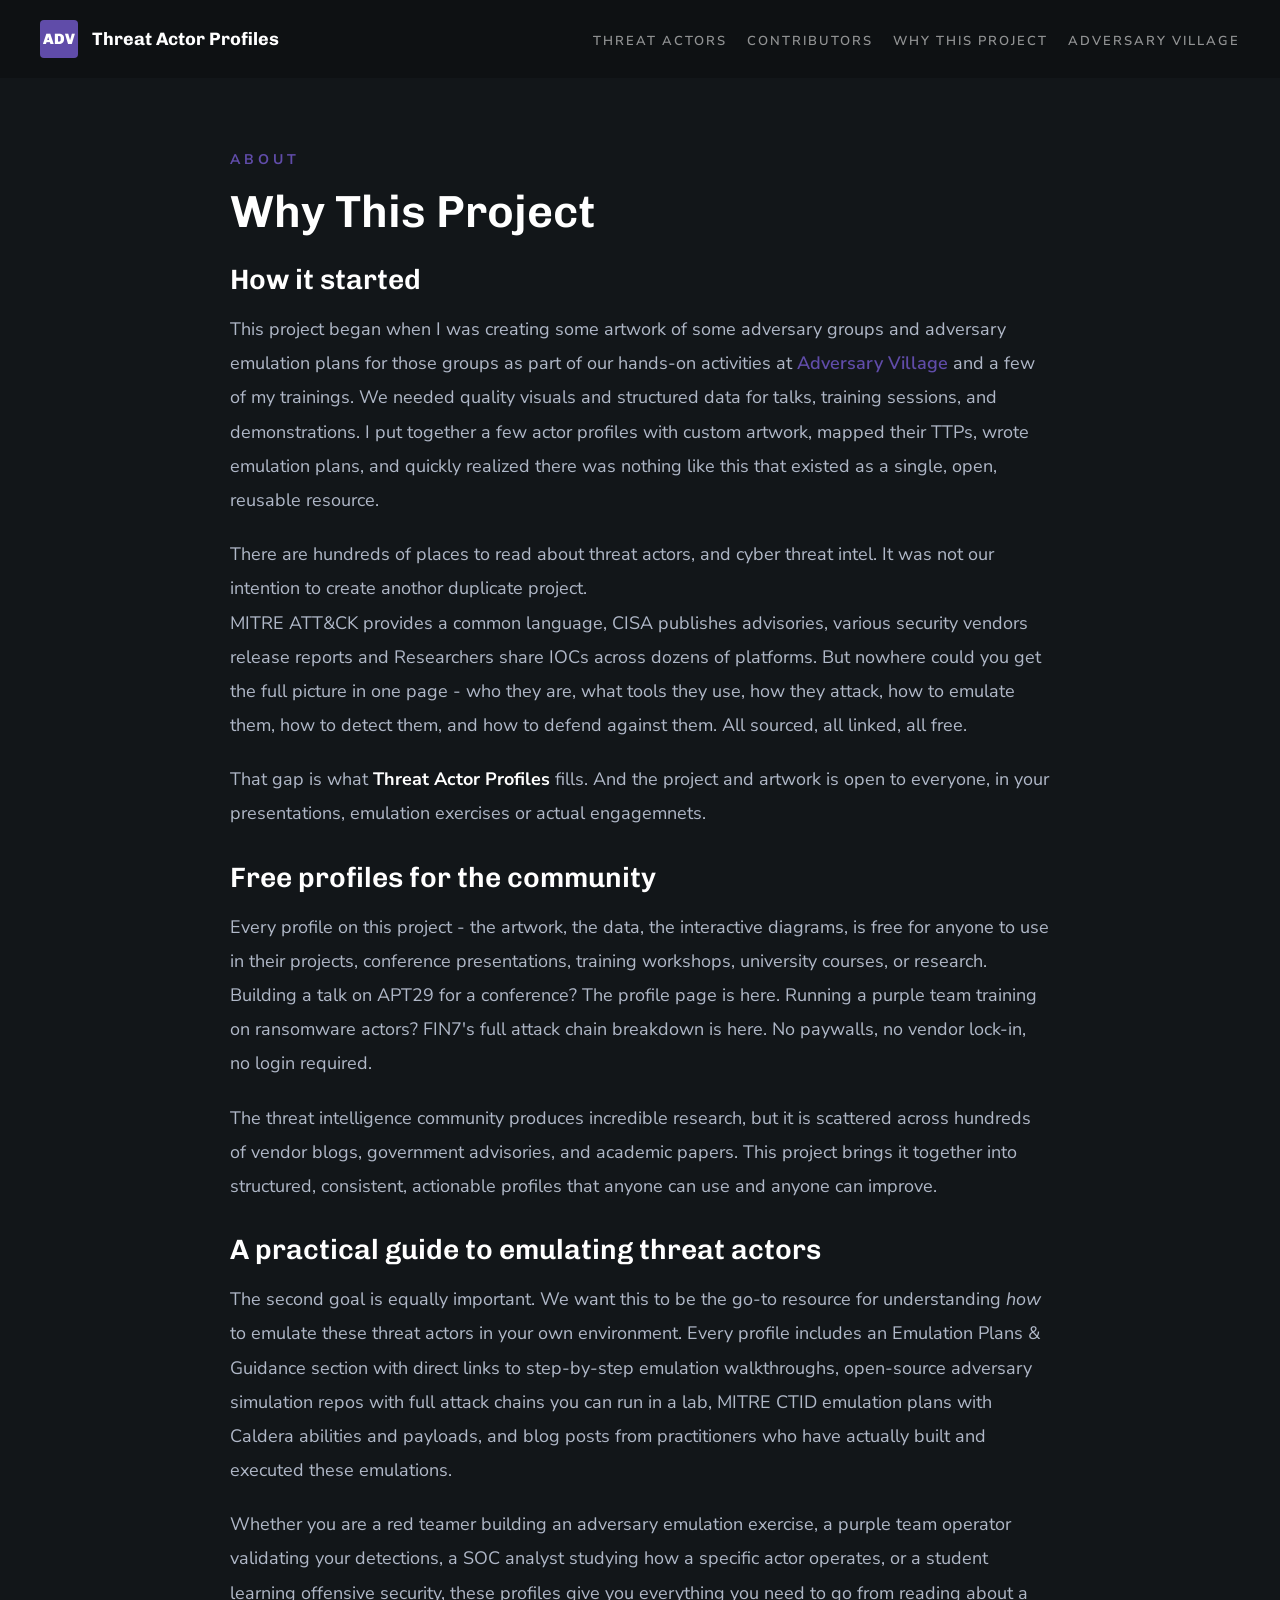
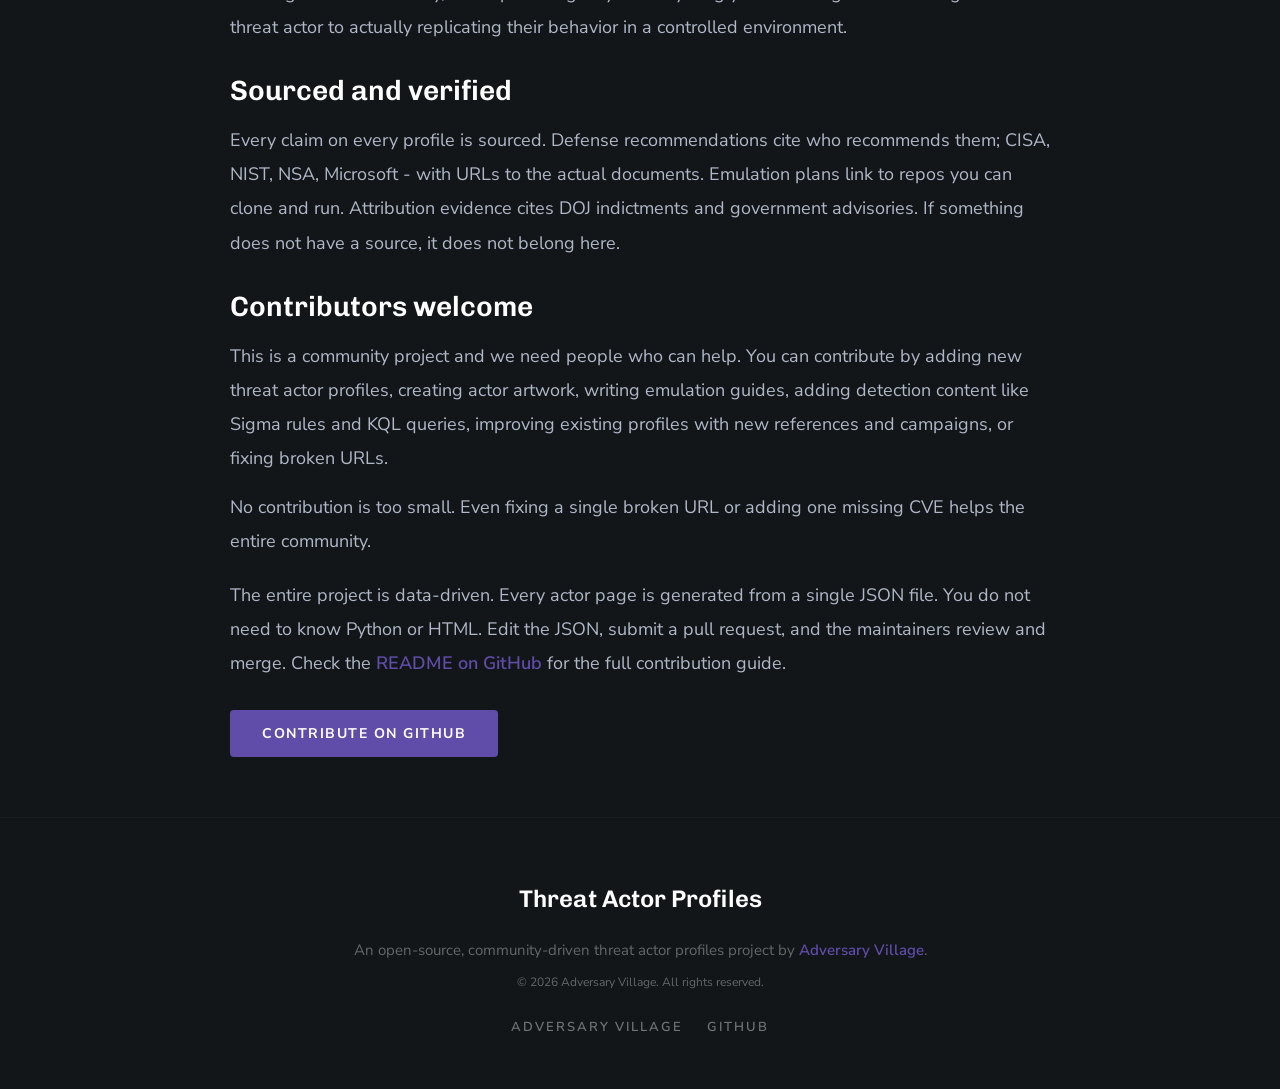
<file: why/index.html>
<!DOCTYPE html>
<html lang="en">
<head><meta charset="UTF-8"><meta name="viewport" content="width=device-width,initial-scale=1.0"><title>Why This Project | Threat Actor Profiles</title><link rel="stylesheet" href="../css/style.css"><link rel="icon" type="image/svg+xml" href="data:image/svg+xml,
<svg xmlns='http://www.w3.org/2000/svg' viewBox='0 0 100 100'><text y='.9em' font-size='90'>☠️</text>
</svg>">
</head>
<body>
<nav class="nav-bar"><a href="../index.html" class="nav-brand"><div class="nav-brand-icon">ADV</div><div class="nav-brand-text">Threat Actor Profiles</div></a><ul class="nav-links"><li><a href="../">Threat Actors</a></li><li><a href="../contributors/">Contributors</a></li><li><a href="../why/">Why This Project</a></li><li><a href="https://adversaryvillage.org" target="_blank">Adversary Village</a></li>
</ul>
</nav>
<section style="padding:150px 40px 60px;max-width:900px;margin:0 auto"><div style="font:700 1.4rem var(--fb);letter-spacing:.4rem;text-transform:uppercase;color:var(--p);margin-bottom:1.6rem">About</div>
<h1 style="font:600 4.5rem var(--fh);color:#fff;margin-bottom:2.4rem;line-height:1.2">Why This Project</h1><div style="font-size:1.8rem;line-height:1.9;color:var(--t2)">
<h2 style="font:600 2.8rem var(--fh);color:#fff;margin:0 0 1.6rem">How it started</h2><p style="margin-bottom:2rem">This project began when I was creating some artwork of some adversary groups and adversary emulation plans for those groups as part of our hands-on activities at <a href="https://adversaryvillage.org" target="_blank" style="color:#604ca9;font-weight:600">Adversary Village</a> and a few of my trainings. We needed quality visuals and structured data for talks, training sessions, and demonstrations. I put together a few actor profiles with custom artwork, mapped their TTPs, wrote emulation plans, and quickly realized there was nothing like this that existed as a single, open, reusable resource.</p><p style="margin-bottom:2rem">There are hundreds of places to read about threat actors, and cyber threat intel. It was not our intention to create anothor duplicate project.<br> MITRE ATT&CK provides a common language, CISA publishes advisories, various security vendors release reports and Researchers share IOCs across dozens of platforms. But nowhere could you get the full picture in one page - who they are, what tools they use, how they attack, how to emulate them, how to detect them, and how to defend against them. All sourced, all linked, all free.</p><p style="margin-bottom:2rem">That gap is what <strong style="color:#fff">Threat Actor Profiles</strong> fills. And the project and artwork is open to everyone, in your presentations, emulation exercises or actual engagemnets.</p>
<h2 style="font:600 2.8rem var(--fh);color:#fff;margin:3rem 0 1.6rem">Free profiles for the community</h2><p style="margin-bottom:2rem">Every profile on this project - the artwork, the data, the interactive diagrams, is free for anyone to use in their projects, conference presentations, training workshops, university courses, or research. Building a talk on APT29 for a conference? The profile page is here. Running a purple team training on ransomware actors? FIN7's full attack chain breakdown is here. No paywalls, no vendor lock-in, no login required.</p><p style="margin-bottom:2rem">The threat intelligence community produces incredible research, but it is scattered across hundreds of vendor blogs, government advisories, and academic papers. This project brings it together into structured, consistent, actionable profiles that anyone can use and anyone can improve.</p>
<h2 style="font:600 2.8rem var(--fh);color:#fff;margin:3rem 0 1.6rem">A practical guide to emulating threat actors</h2><p style="margin-bottom:2rem">The second goal is equally important. We want this to be the go-to resource for understanding <em>how</em> to emulate these threat actors in your own environment. Every profile includes an Emulation Plans & Guidance section with direct links to step-by-step emulation walkthroughs, open-source adversary simulation repos with full attack chains you can run in a lab, MITRE CTID emulation plans with Caldera abilities and payloads, and blog posts from practitioners who have actually built and executed these emulations.</p><p style="margin-bottom:2rem">Whether you are a red teamer building an adversary emulation exercise, a purple team operator validating your detections, a SOC analyst studying how a specific actor operates, or a student learning offensive security, these profiles give you everything you need to go from reading about a threat actor to actually replicating their behavior in a controlled environment.</p>
<h2 style="font:600 2.8rem var(--fh);color:#fff;margin:3rem 0 1.6rem">Sourced and verified</h2><p style="margin-bottom:2rem">Every claim on every profile is sourced. Defense recommendations cite who recommends them; CISA, NIST, NSA, Microsoft - with URLs to the actual documents. Emulation plans link to repos you can clone and run. Attribution evidence cites DOJ indictments and government advisories. If something does not have a source, it does not belong here.</p>
<h2 style="font:600 2.8rem var(--fh);color:#fff;margin:3rem 0 1.6rem">Contributors welcome</h2><p style="margin-bottom:1.4rem">This is a community project and we need people who can help. You can contribute by adding new threat actor profiles, creating actor artwork, writing emulation guides, adding detection content like Sigma rules and KQL queries, improving existing profiles with new references and campaigns, or fixing broken URLs.</p><p style="margin-bottom:2rem">No contribution is too small. Even fixing a single broken URL or adding one missing CVE helps the entire community.</p><p style="margin-bottom:2rem">The entire project is data-driven. Every actor page is generated from a single JSON file. You do not need to know Python or HTML. Edit the JSON, submit a pull request, and the maintainers review and merge. Check the <a href="https://github.com/adversaryvillage/threat-actor-profiles" target="_blank" style="color:#604ca9;font-weight:600">README on GitHub</a> for the full contribution guide.</p><a href="https://github.com/adversaryvillage" target="_blank" style="display:inline-block;padding:1.4rem 3.2rem;background:var(--p);color:#fff;border-radius:var(--r);font:700 1.4rem var(--fb);letter-spacing:.15rem;text-transform:uppercase;text-decoration:none;margin-top:1rem">Contribute on GitHub</a></div>
</section>
<footer class="site-footer"><div class="footer-inner"><div class="footer-brand">Threat Actor Profiles</div><div class="footer-text">An open-source, community-driven threat actor profiles project by <a href="https://adversaryvillage.org" target="_blank" style="color:#604ca9;text-decoration:none;font-weight:600">Adversary Village</a>.</div><div style="color:var(--td);font-size:1.2rem;margin-top:.8rem">&copy; 2026 Adversary Village. All rights reserved.</div><ul class="footer-links"><li><a href="https://adversaryvillage.org" target="_blank">Adversary Village</a></li><li><a href="https://github.com/adversaryvillage/threat-actor-profiles" target="_blank">GitHub</a></li>
</ul></div>
</footer>
<script src="../js/main.js">
</script>
</body>
</html>
</file>
<file: css/style.css>
@import url("https://fonts.googleapis.com/css?family=Nunito+Sans:300,400,500,600,700|Chivo:300,400,700,700i,900");
:root{
--bg:#121619;--bg-h:#0e1113;--bg-c:#1a1e23;--bg-ch:#21262c;--bg-s:#1e2227;
--p:#604ca9;--pd:#4e3d8c;--pg:rgba(96,76,169,0.3);--ps:rgba(96,76,169,0.10);
--pk:#E91E63;--cy:#00d4ff;--gn:#4ecca3;--yl:#ffd166;--or:#f4845f;
--t1:#eee;--t2:#b0b8c8;--tm:rgba(255,255,255,0.55);--td:rgba(255,255,255,0.35);
--b:rgba(255,255,255,0.07);--ba:rgba(96,76,169,0.3);
--fb:"Nunito Sans",sans-serif;--fh:"Chivo",sans-serif;
--r:4px;--tr:0.3s ease-in-out;
}
*,*::before,*::after{box-sizing:border-box;margin:0;padding:0}
html{font-size:10px;scroll-behavior:smooth}
body{font-family:var(--fb);font-weight:400;font-size:1.8rem;line-height:1.778;background:var(--bg);color:var(--t2);-webkit-font-smoothing:antialiased}
a{color:var(--p);text-decoration:none;transition:all var(--tr)}
a:hover{color:#fff}

/* NAV */
.nav-bar{position:fixed;top:0;left:0;right:0;z-index:600;background:var(--bg-h);height:78px;display:flex;align-items:center;justify-content:space-between;padding:0 40px;transition:all var(--tr)}
.nav-brand{display:flex;align-items:center;gap:14px;text-decoration:none}
.nav-brand-icon{width:38px;height:38px;background:var(--p);border-radius:var(--r);display:flex;align-items:center;justify-content:center;font-family:var(--fh);font-weight:900;font-size:15px;color:#fff}
.nav-brand-text{font-family:var(--fh);font-size:1.8rem;font-weight:700;color:#fff}
.nav-brand-text span{color:var(--p)}
.nav-links{display:flex;gap:2rem;list-style:none}
.nav-links a{font-family:var(--fb);font-weight:600;font-size:13px;text-transform:uppercase;letter-spacing:2px;color:var(--tm);transition:color var(--tr)}
.nav-links a:hover,.nav-links a.active{color:#fff}

/* HERO */
.hero{position:relative;padding:150px 40px 80px;text-align:center;overflow:hidden}
.hero::before{content:'';position:absolute;inset:0;pointer-events:none}
.hero-grid{position:absolute;inset:0;background-size:60px 60px;pointer-events:none}
.hero-label{display:inline-block;font-family:var(--fb);font-weight:700;font-size:1.4rem;letter-spacing:.4rem;text-transform:uppercase;padding:8px 24px;border:1px solid var(--ba);border-radius:2px;margin-bottom:2.4rem;position:relative}
.hero h1{font-family:var(--fh);font-size:5.5rem;font-weight:600;line-height:1.236;letter-spacing:-0.03rem;color:#fff;margin-bottom:2.8rem;position:relative}
.hero h1 .highlight{color:var(--p)}
.hero-subtitle{font-family:var(--fb);font-size:2.2rem;font-weight:300;color:var(--tm);max-width:820px;margin:0 auto 3rem;position:relative;line-height:1.778}
.hero-stats{display:flex;justify-content:center;gap:5rem;margin-top:2.4rem;position:relative}
.hero-stat{text-align:center}
.hero-stat-value{font-family:var(--fh);font-size:4rem;font-weight:700;color:var(--p)}
.hero-stat-label{font-family:var(--fb);font-size:1.3rem;text-transform:uppercase;letter-spacing:.4rem;color:var(--td);margin-top:6px;font-weight:700}

/* FILTER */
.filter-bar{max-width:1600px;margin:0 auto 2.4rem;padding:0 40px;display:flex;gap:1.2rem;flex-wrap:wrap;align-items:center}
.search-box{flex:1;min-width:280px;position:relative}
.search-box input{width:100%;background:rgba(0,0,0,0.15);border:1px solid transparent;border-radius:var(--r);padding:1.6rem 2.4rem 1.6rem 5rem;font-family:var(--fb);font-size:1.7rem;color:#fff;outline:none;transition:all var(--tr);line-height:3.2rem}
.search-box input:focus{border-color:var(--p);box-shadow:0 0 5px rgba(91,79,150,0.8)}
.search-box input::placeholder{color:var(--td)}
.search-box::before{content:'⌕';position:absolute;left:2rem;top:50%;transform:translateY(-50%);color:var(--td);font-size:2.2rem}
.filter-pills{display:flex;gap:8px;flex-wrap:wrap}
.filter-pill{background:transparent;border:.2rem solid rgba(255,255,255,0.15);border-radius:var(--r);padding:0 2.2rem;font-family:var(--fb);font-size:1.3rem;font-weight:700;letter-spacing:.3rem;text-transform:uppercase;color:var(--tm);cursor:pointer;transition:all var(--tr);height:5rem;line-height:4.6rem}
.filter-pill:hover{border-color:var(--p);color:#fff}
.filter-pill.active{background:var(--p);border-color:var(--p);color:#fff}

/* CARDS */
.cards-section{max-width:1600px;margin:0 auto;padding:0 40px 6rem}
.cards-grid{display:grid;grid-template-columns:repeat(auto-fill,minmax(320px,1fr));gap:2rem}
.actor-card{background:var(--bg-c);border:none;box-shadow:0 1px 6px rgba(0,0,0,0.25);border-radius:var(--r);overflow:hidden;transition:all var(--tr);position:relative;text-decoration:none;display:block;color:inherit}
.actor-card:hover{transform:translateY(-4px);box-shadow:0 8px 32px rgba(96,76,169,0.15),0 4px 16px rgba(0,0,0,0.4)}
.card-image{width:100%;aspect-ratio:4/3;overflow:hidden;position:relative;background:#0e1113}
.card-image svg{width:100%;height:100%;display:block}
.card-country-badge{position:absolute;top:14px;right:14px;font-size:26px;background:rgba(14,17,19,0.75);backdrop-filter:blur(8px);border-radius:var(--r);padding:4px 10px;border:1px solid rgba(255,255,255,0.08);z-index:2}
.card-type-badge{position:absolute;top:14px;left:14px;font-family:var(--fb);font-weight:700;font-size:1.2rem;letter-spacing:.2rem;text-transform:uppercase;padding:0 1.4rem;height:3.2rem;line-height:3.2rem;border-radius:var(--r);z-index:2}
.badge-nation{background:var(--p);color:#fff}
.badge-criminal{background:var(--pk);color:#fff}
.badge-hybrid{background:var(--yl);color:#121619}
.card-body{padding:2.2rem 2.2rem 1.8rem}
.card-name{font-family:var(--fh);font-size:2.4rem;font-weight:600;color:#fff;margin-bottom:.6rem}
.card-aliases{font-family:var(--fb);font-size:1.4rem;color:var(--td);margin-bottom:1.4rem;white-space:nowrap;overflow:hidden;text-overflow:ellipsis}
.card-description{font-size:1.6rem;color:var(--t2);line-height:1.65;display:-webkit-box;-webkit-line-clamp:3;-webkit-box-orient:vertical;overflow:hidden;margin-bottom:1.6rem}
.card-meta{display:flex;flex-wrap:wrap;gap:8px}
.card-tag{font-family:var(--fb);font-weight:700;font-size:1.2rem;letter-spacing:.1rem;padding:.5rem 1.2rem;border-radius:var(--r);text-transform:uppercase}
.tag-country{background:rgba(96,76,169,0.12);color:var(--p);border:1px solid rgba(96,76,169,0.2)}
.tag-active{background:rgba(78,204,163,0.1);color:var(--gn);border:1px solid rgba(78,204,163,0.15)}
.tag-active.inactive{background:rgba(255,255,255,0.04);color:var(--td);border:none;box-shadow:0 1px 6px rgba(0,0,0,0.25)}
.card-footer{padding:1.4rem 2.2rem;border-top:1px solid var(--b);display:flex;justify-content:space-between;align-items:center}
.card-mitre-id{font-family:var(--fb);font-size:1.3rem;color:var(--td);letter-spacing:.2rem;text-transform:uppercase;font-weight:700}
.card-arrow{color:var(--p);font-family:var(--fb);font-weight:700;font-size:1.3rem;letter-spacing:.2rem;text-transform:uppercase;transition:transform var(--tr)}
.actor-card:hover .card-arrow{transform:translateX(4px)}

/* ===== INDIVIDUAL PAGE ===== */
.actor-page{padding-top:78px}
.breadcrumb{max-width:1600px;margin:0 auto;padding:1.6rem 40px 0;font-family:var(--fb);font-size:1.4rem;font-weight:600;color:var(--td);letter-spacing:.2rem;text-transform:uppercase}
.breadcrumb a{color:var(--tm)}
.breadcrumb a:hover{color:var(--p)}

/* SPLIT HERO */
.actor-hero-split{max-width:1600px;margin:0 auto;padding:2rem 40px 0;display:grid;grid-template-columns:1fr 1fr;gap:2.4rem;min-height:440px}
.actor-hero-art{border-radius:var(--r);overflow:hidden;background:#0e1113;border:none;box-shadow:0 1px 6px rgba(0,0,0,0.25);position:relative}
.actor-hero-art svg{width:100%;height:100%;display:block;min-height:420px}
.actor-hero-art .art-overlay{position:absolute;bottom:0;left:0;right:0;padding:2.4rem 3rem;background:linear-gradient(0deg,rgba(14,17,19,0.95) 0%,rgba(14,17,19,0.5) 60%,transparent 100%)}
.actor-hero-art .art-name{font-family:var(--fh);font-size:4.4rem;font-weight:900;color:#fff}
.actor-hero-art .art-sub{font-family:var(--fb);font-size:1.5rem;color:var(--tm);margin-top:.6rem}

.actor-hero-info{display:flex;flex-direction:column;gap:1.6rem}
.actor-hero-info .info-badges{display:flex;flex-wrap:wrap;gap:10px;margin-bottom:.8rem}
.info-card{background:var(--bg-c);border:none;border-radius:var(--r);padding:2.4rem;flex:1}
.info-card-title{font-family:var(--fb);font-weight:700;font-size:1.3rem;letter-spacing:.3rem;text-transform:uppercase;color:var(--p);margin-bottom:1.4rem;padding-bottom:1rem;border-bottom:1px solid var(--b)}
.info-grid{display:grid;grid-template-columns:1fr 1fr;gap:1.4rem 1.2rem}
.info-label{font-family:var(--fb);font-weight:700;font-size:1.2rem;letter-spacing:.15rem;text-transform:uppercase;color:var(--td);margin-bottom:.3rem}
.info-value{font-family:var(--fb);font-size:1.6rem;font-weight:500;color:#fff;line-height:1.5}
.info-value a{color:var(--p)}
.info-value a:hover{color:#fff}
.info-full{grid-column:1/-1}
.chip-list{display:flex;flex-wrap:wrap;gap:6px}
.chip{font-family:var(--fb);font-size:1.2rem;font-weight:600;padding:.4rem 1rem;border-radius:var(--r);border:none;box-shadow:0 1px 6px rgba(0,0,0,0.25);color:var(--tm);background:rgba(255,255,255,0.03);line-height:1.4}
.chip-purple{background:var(--ps);border-color:rgba(96,76,169,0.2);color:var(--p)}
.chip-cyan{background:rgba(0,212,255,0.06);border-color:rgba(0,212,255,0.12);color:var(--cy)}
.chip-orange{background:rgba(244,132,95,0.08);border-color:rgba(244,132,95,0.15);color:var(--or)}
.chip-pink{background:rgba(233,30,99,0.08);border-color:rgba(233,30,99,0.15);color:var(--pk)}

/* BELOW FOLD */
.actor-below{max-width:1600px;margin:0 auto;padding:2.4rem 40px 4rem}
.actor-below-grid{display:grid;grid-template-columns:1fr 1fr;gap:2rem}
.actor-below-full{grid-column:1/-1}

.content-section{background:var(--bg-c);border:none;border-radius:var(--r);padding:2.8rem;margin-bottom:0;box-shadow:0 2px 12px rgba(0,0,0,0.3)}
.section-title{font-family:var(--fh);font-size:2.4rem;font-weight:600;color:var(--p);margin-bottom:1.8rem;padding-bottom:1.2rem;border-bottom:1px solid var(--b);position:relative}
.section-title::before{content:'';position:absolute;bottom:-1px;left:0;width:48px;height:2px;background:var(--p)}
.description-text{font-size:1.7rem;line-height:1.778;color:var(--t2)}

/* NAVIGATOR */
.navigator-frame{width:100%;height:620px;border:none;box-shadow:0 1px 6px rgba(0,0,0,0.25);border-radius:var(--r);background:var(--bg-c)}
.navigator-link{display:inline-block;margin-top:1.2rem;padding:1.2rem 2.8rem;background:var(--p);color:#fff;border-radius:var(--r);font-weight:700;font-size:1.3rem;letter-spacing:.2rem;text-transform:uppercase;transition:all var(--tr)}
.navigator-link:hover{background:var(--pd);color:#fff}

/* CAMPAIGNS */
.campaign-timeline{position:relative;padding-left:2.8rem}
.campaign-timeline::before{content:'';position:absolute;left:8px;top:0;bottom:0;width:2px;background:linear-gradient(180deg,var(--p),var(--pd),transparent)}
.campaign-item{position:relative;margin-bottom:2.4rem}
.campaign-item::before{content:'';position:absolute;left:-2.35rem;top:8px;width:12px;height:12px;border-radius:50%;background:var(--p);border:2px solid var(--bg-c)}
.campaign-year{font-family:var(--fb);font-weight:700;font-size:1.3rem;color:var(--p);letter-spacing:.2rem;margin-bottom:.4rem;text-transform:uppercase}
.campaign-name{font-family:var(--fh);font-size:2rem;font-weight:600;color:#fff;margin-bottom:.6rem}
.campaign-desc{font-size:1.5rem;color:var(--tm);line-height:1.65}

/* EMULATION TABLE */
.emulation-table{width:100%;border-collapse:collapse}
.emulation-table th{font-family:var(--fb);font-weight:700;font-size:1.2rem;letter-spacing:.15rem;text-transform:uppercase;color:var(--td);text-align:left;padding:1.2rem 1.6rem;border-bottom:1px solid var(--b);background:rgba(255,255,255,0.02)}
.emulation-table td{font-size:1.5rem;padding:1.2rem 1.6rem;border-bottom:1px solid var(--b);color:var(--tm);vertical-align:top;line-height:1.5}
.emulation-table tr:last-child td{border-bottom:none}
.emulation-table tr:hover td{background:rgba(255,255,255,0.015)}
.emulation-table .plan-name{font-family:var(--fh);font-weight:600;color:#fff;font-size:1.6rem}
.emulation-table .plan-source{font-family:var(--fb);font-size:1.3rem;font-weight:600;color:var(--p)}
.emulation-table .plan-type{font-family:var(--fb);font-size:1.1rem;font-weight:700;letter-spacing:.1rem;text-transform:uppercase;padding:.3rem 1rem;border-radius:var(--r);display:inline-block}
.type-opensource{background:rgba(78,204,163,0.1);color:var(--gn);border:1px solid rgba(78,204,163,0.15)}
.type-commercial{background:rgba(233,30,99,0.1);color:var(--pk);border:1px solid rgba(233,30,99,0.15)}
.type-framework{background:var(--ps);color:var(--p);border:1px solid rgba(96,76,169,0.2)}

/* DIAMOND MODEL */
.diamond-grid{display:grid;grid-template-columns:1fr 1fr;gap:1.6rem}
.diamond-cell{padding:2rem;background:rgba(255,255,255,0.02);border:none;box-shadow:0 1px 6px rgba(0,0,0,0.25);border-radius:var(--r)}
.diamond-cell-title{font-family:var(--fh);font-weight:600;font-size:1.8rem;color:var(--p);margin-bottom:1rem;display:flex;align-items:center;gap:8px}
.diamond-cell-title::before{content:'';width:8px;height:8px;border-radius:50%;background:var(--p);flex-shrink:0}
.diamond-cell-content{font-size:1.5rem;color:var(--t2);line-height:1.65}

/* CVE TABLE */
.cve-table{width:100%;border-collapse:collapse}
.cve-table th{font-family:var(--fb);font-weight:700;font-size:1.2rem;letter-spacing:.15rem;text-transform:uppercase;color:var(--td);text-align:left;padding:1rem 1.4rem;border-bottom:1px solid var(--b);background:rgba(255,255,255,0.02)}
.cve-table td{font-size:1.4rem;padding:1rem 1.4rem;border-bottom:1px solid var(--b);color:var(--tm);vertical-align:top;line-height:1.5}
.cve-table tr:last-child td{border-bottom:none}
.cve-id{font-family:var(--fb);font-weight:700;color:var(--or)}
.cve-id a{color:var(--or)}
.cve-id a:hover{color:#fff}

/* DETECTION */
.detect-block{padding:2rem;background:rgba(255,255,255,0.02);border:none;box-shadow:0 1px 6px rgba(0,0,0,0.25);border-radius:var(--r);margin-bottom:1.2rem}
.detect-block:last-child{margin-bottom:0}
.detect-block-title{font-family:var(--fh);font-weight:600;font-size:1.7rem;color:#fff;margin-bottom:1rem}
.detect-block-content{font-size:1.5rem;color:var(--t2);line-height:1.65}
.detect-block code{font-family:Consolas,"Andale Mono",Courier,monospace;font-size:1.3rem;background:rgba(96,76,169,0.12);padding:.2rem .6rem;border-radius:3px;color:var(--p)}

/* RELATED ACTORS */
.related-grid{display:grid;grid-template-columns:repeat(auto-fill,minmax(250px,1fr));gap:1.2rem}
.related-card{padding:1.6rem;background:rgba(255,255,255,0.02);border:none;box-shadow:0 1px 6px rgba(0,0,0,0.25);border-radius:var(--r);transition:all var(--tr)}
.related-card:hover{border-color:var(--ba);background:rgba(96,76,169,0.04)}
.related-card-name{font-family:var(--fh);font-weight:600;font-size:1.7rem;color:#fff;margin-bottom:.4rem}
.related-card-rel{font-family:var(--fb);font-size:1.3rem;color:var(--p);font-weight:600;margin-bottom:.4rem}
.related-card-desc{font-size:1.3rem;color:var(--tm);line-height:1.5}

/* DEFENSE */
.defense-list{list-style:none}
.defense-item{padding:1.4rem 0;border-bottom:1px solid var(--b);display:flex;gap:1.2rem;align-items:flex-start}
.defense-item:last-child{border-bottom:none}
.defense-num{font-family:var(--fh);font-weight:900;font-size:2rem;color:var(--p);min-width:3.2rem;line-height:1}
.defense-text{font-size:1.5rem;color:var(--t2);line-height:1.65}
.defense-text strong{color:#fff;font-weight:700}

/* REFS */
.ref-list{list-style:none}
.ref-item{padding:1.2rem 0;border-bottom:1px solid var(--b)}
.ref-item:last-child{border-bottom:none}
.ref-item a{font-family:var(--fb);font-size:1.5rem;font-weight:600;display:flex;align-items:center;gap:10px;color:var(--tm)}
.ref-item a:hover{color:var(--p)}
.ref-item a::before{content:'→';color:var(--p);font-size:1.5rem}

/* FOOTER */
.site-footer{padding:6rem 40px 4.8rem;color:rgba(255,255,255,0.4);border-top:1px solid rgba(255,255,255,0.03);text-align:center; background-color: rgb(18, 22, 25);}
.footer-inner{max-width:1600px;margin:0 auto}
.footer-brand{font-family:var(--fh);font-size:2.4rem;font-weight:600;color:#fff;margin-bottom:1.6rem}
.footer-brand span{color:var(--p)}
.footer-text{font-family:var(--fb);font-size:1.5rem;color:var(--td)}
.footer-links{display:flex;justify-content:center;gap:2.4rem;margin-top:1.6rem;list-style:none}
.footer-links a{font-family:var(--fb);font-weight:600;font-size:1.3rem;color:rgba(255,255,255,0.4);letter-spacing:.2rem;text-transform:uppercase}
.footer-links a:hover{color:var(--p)}

@media(max-width:1000px){.actor-hero-split{grid-template-columns:1fr}.actor-below-grid{grid-template-columns:1fr}.diamond-grid{grid-template-columns:1fr}}
@media(max-width:800px){.nav-links{display:none}.hero{padding-top:120px}.hero h1{font-size:3.6rem}}
@media(max-width:600px){.cards-grid{grid-template-columns:1fr}.filter-bar{flex-direction:column}.hero-stats{flex-direction:column;gap:1.6rem}}

@keyframes cr{from{opacity:0;transform:translateY(20px)}to{opacity:1;transform:translateY(0)}}
.actor-card{animation:cr 0.5s ease-out both}
.actor-card:nth-child(1){animation-delay:0s}.actor-card:nth-child(2){animation-delay:.06s}.actor-card:nth-child(3){animation-delay:.12s}.actor-card:nth-child(4){animation-delay:.18s}.actor-card:nth-child(5){animation-delay:.24s}.actor-card:nth-child(6){animation-delay:.3s}.actor-card:nth-child(7){animation-delay:.36s}.actor-card:nth-child(8){animation-delay:.42s}.actor-card:nth-child(9){animation-delay:.48s}.actor-card:nth-child(10){animation-delay:.54s}

/* 2-column detail grid for defense recs and IOCs */
.detail-grid{display:grid;grid-template-columns:1fr 1fr;gap:1.2rem}
@media(max-width:800px){.detail-grid{grid-template-columns:1fr}}

/* Contributors page white background */
.contributors-page{background:#ffffff;color:#333}
.contributors-page .nav-bar{background:#fff;border-bottom:1px solid #e0e0e0}
.contributors-page .nav-brand-text{color:#333}
.contributors-page .nav-brand-text span{color:var(--p)}
.contributors-page .nav-links a{color:#666}
.contributors-page .nav-links a:hover{color:var(--p)}
.contributors-page .content-section{background:#fff;border:1px solid #e8e8e8}
.contributors-page .section-title{color:var(--p);border-bottom-color:#e8e8e8}
.contributors-page .site-footer{background:#f8f8f8;color:#666;border-top:1px solid #e8e8e8}
.contributors-page .footer-brand{color:#333}
.contributors-page .footer-text{color:#888}
.contributors-page .footer-links a{color:#888}
.contributors-page .chip-orange{background:rgba(244,132,95,0.08);border-color:rgba(244,132,95,0.2);color:#d84315}


@keyframes spin{to{transform:rotate(360deg)}}

/* Utility classes to replace inline CSS */
.grid-2col{display:grid;grid-template-columns:1fr 1fr;gap:1.2rem}
.grid-2col-wide{display:grid;grid-template-columns:420px 1fr;gap:2.4rem;align-items:start}
.grid-auto{display:grid;grid-template-columns:repeat(auto-fill,minmax(280px,1fr));gap:1.2rem}
.panel-purple{padding:1.8rem;background:rgba(96,76,169,0.04);border:1px solid rgba(96,76,169,0.15);border-radius:6px;border-left:4px solid #604ca9}
.panel-green{padding:1.8rem;background:rgba(78,204,163,0.03);border:1px solid rgba(78,204,163,0.12);border-radius:6px;border-left:4px solid #4ecca3}
.panel-yellow{padding:1.8rem;background:rgba(255,209,102,0.03);border:1px solid rgba(255,209,102,0.1);border-radius:6px;border-left:4px solid #ffd166}
.panel-pink{padding:1.8rem;background:rgba(233,30,99,0.03);border:1px solid rgba(233,30,99,0.1);border-radius:6px;border-left:4px solid #E91E63}
.panel-label{font-family:var(--fh);font-size:1.3rem;font-weight:700;letter-spacing:1px;margin-bottom:.8rem}
.panel-body{font-size:1.5rem;color:var(--t2);line-height:1.7}
.link-purple{font-family:var(--fb);font-weight:600;font-size:1.2rem;color:#604ca9}
.ac-circle{width:140px;height:140px;border-radius:50%;display:flex;flex-direction:column;align-items:center;justify-content:center}
.ac-level{font-family:var(--fh);font-size:3.2rem;font-weight:700}
.ac-label{font-family:var(--fb);font-size:1.2rem;font-weight:700;color:var(--td);letter-spacing:1px;text-transform:uppercase;text-align:center;margin-top:.4rem}
.ev-card{padding:1.2rem;background:rgba(255,255,255,0.02);border:none;border-radius:4px;box-shadow:0 1px 6px rgba(0,0,0,0.2)}
.ev-text{font-size:1.4rem;color:var(--t2);line-height:1.6}
.ta-bar-label{display:flex;justify-content:space-between;margin-bottom:.4rem}
.ta-bar{height:8px;background:rgba(255,255,255,0.05);border-radius:4px;overflow:hidden}
.ta-bar-fill{height:100%;border-radius:4px}
.ta-overall{margin-top:1.6rem;padding:1.4rem;border-radius:6px;text-align:center}
.page-search{position:sticky;top:78px;z-index:50;background:var(--bg);padding:.8rem 0;margin-bottom:.4rem}
.page-search input{width:100%;background:rgba(255,255,255,0.04);border:1px solid var(--b);border-radius:var(--r);padding:1rem 1.6rem;font:400 1.5rem var(--fb);color:#fff;outline:none}
.page-search input:focus{border-color:#604ca9}
.ref-list-2col{display:grid;grid-template-columns:1fr 1fr;gap:.6rem;list-style:none}
.ref-list-2col li{padding:.8rem 0;border-bottom:1px solid var(--b)}
.ref-list-2col li:last-child{border-bottom:none}
.ref-list-2col a{font:400 1.4rem var(--fb);color:#604ca9;word-break:break-all;display:block}
.ref-list-2col .ref-title{font:600 1.4rem var(--fb);color:var(--t2);margin-bottom:.2rem}
.la-type{font:700 1.1rem var(--fb);color:var(--or);background:rgba(244,132,95,0.1);padding:.3rem 1rem;border-radius:3px;text-transform:uppercase;letter-spacing:.5px;display:inline-block}
.news-row{display:grid;grid-template-columns:90px 1fr;gap:1rem;padding:1.2rem 1.6rem;background:rgba(255,255,255,0.02);border:none;border-radius:4px;box-shadow:0 1px 6px rgba(0,0,0,0.2)}
.news-date{font:700 1.3rem var(--fh);color:var(--p)}
.news-title{font:600 1.5rem var(--fb);color:#fff;margin-bottom:.4rem}
.contrib-card{padding:1.4rem;/*! background:rgba(255,255,255,0.02); *//*! border:none; *//*! border-radius:6px; *//*! box-shadow:0 1px 6px rgba(0,0,0,0.2) */}
.contrib-name{font:600 1.6rem var(--fh);color:#fff;margin-bottom:.6rem}
.nav-skel{position:absolute;inset:0;background:#1a1e23;border-radius:var(--r);display:flex;flex-direction:column;align-items:center;justify-content:center;gap:1rem;z-index:1}
.nav-spinner{width:60px;height:60px;border:3px solid rgba(96,76,169,0.2);border-top-color:#604ca9;border-radius:50%;animation:spin 1s linear infinite}
@media(max-width:800px){.grid-2col,.ref-list-2col,.grid-2col-wide{grid-template-columns:1fr}}

.plan-type.type-guide{background:rgba(0,212,255,0.08);border-color:rgba(0,212,255,0.2);color:#00d4ff}
.plan-type.type-blogpost{background:rgba(0,212,255,0.08);border-color:rgba(0,212,255,0.2);color:#00d4ff}
</file>
